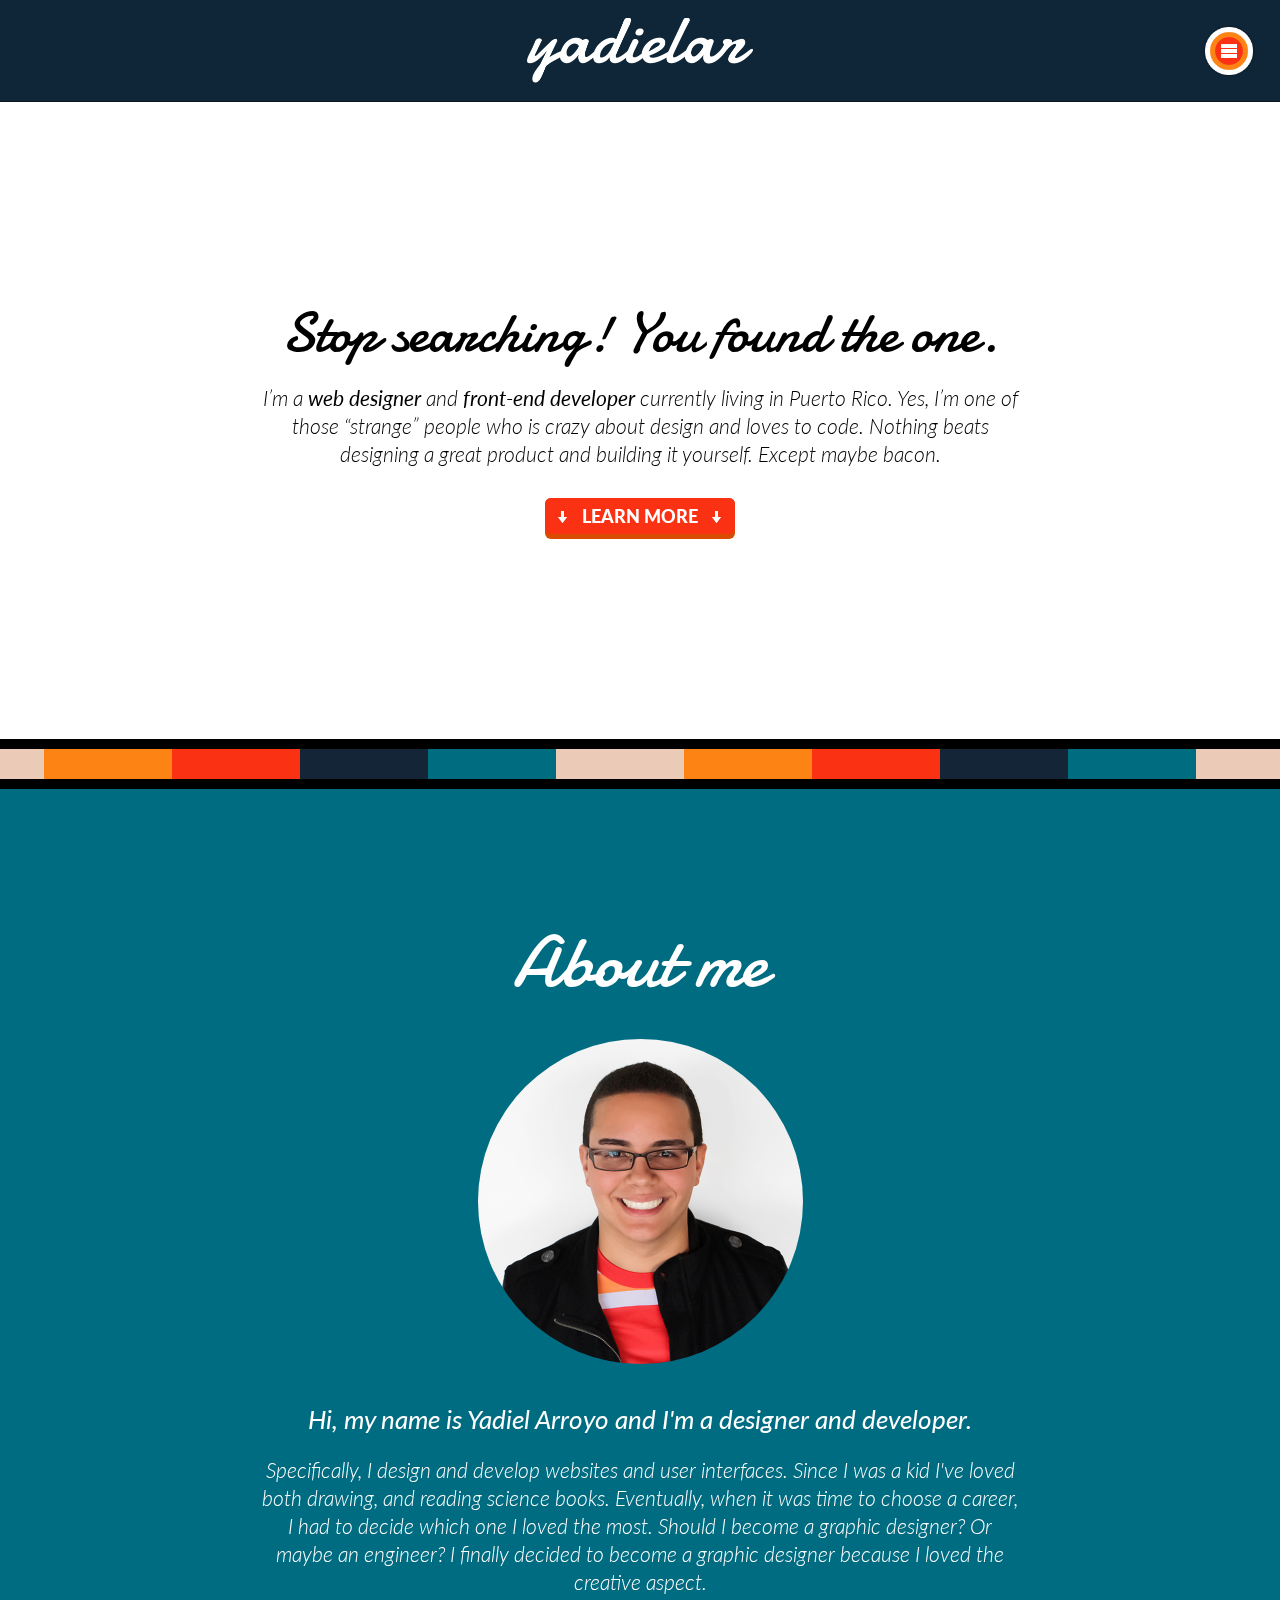
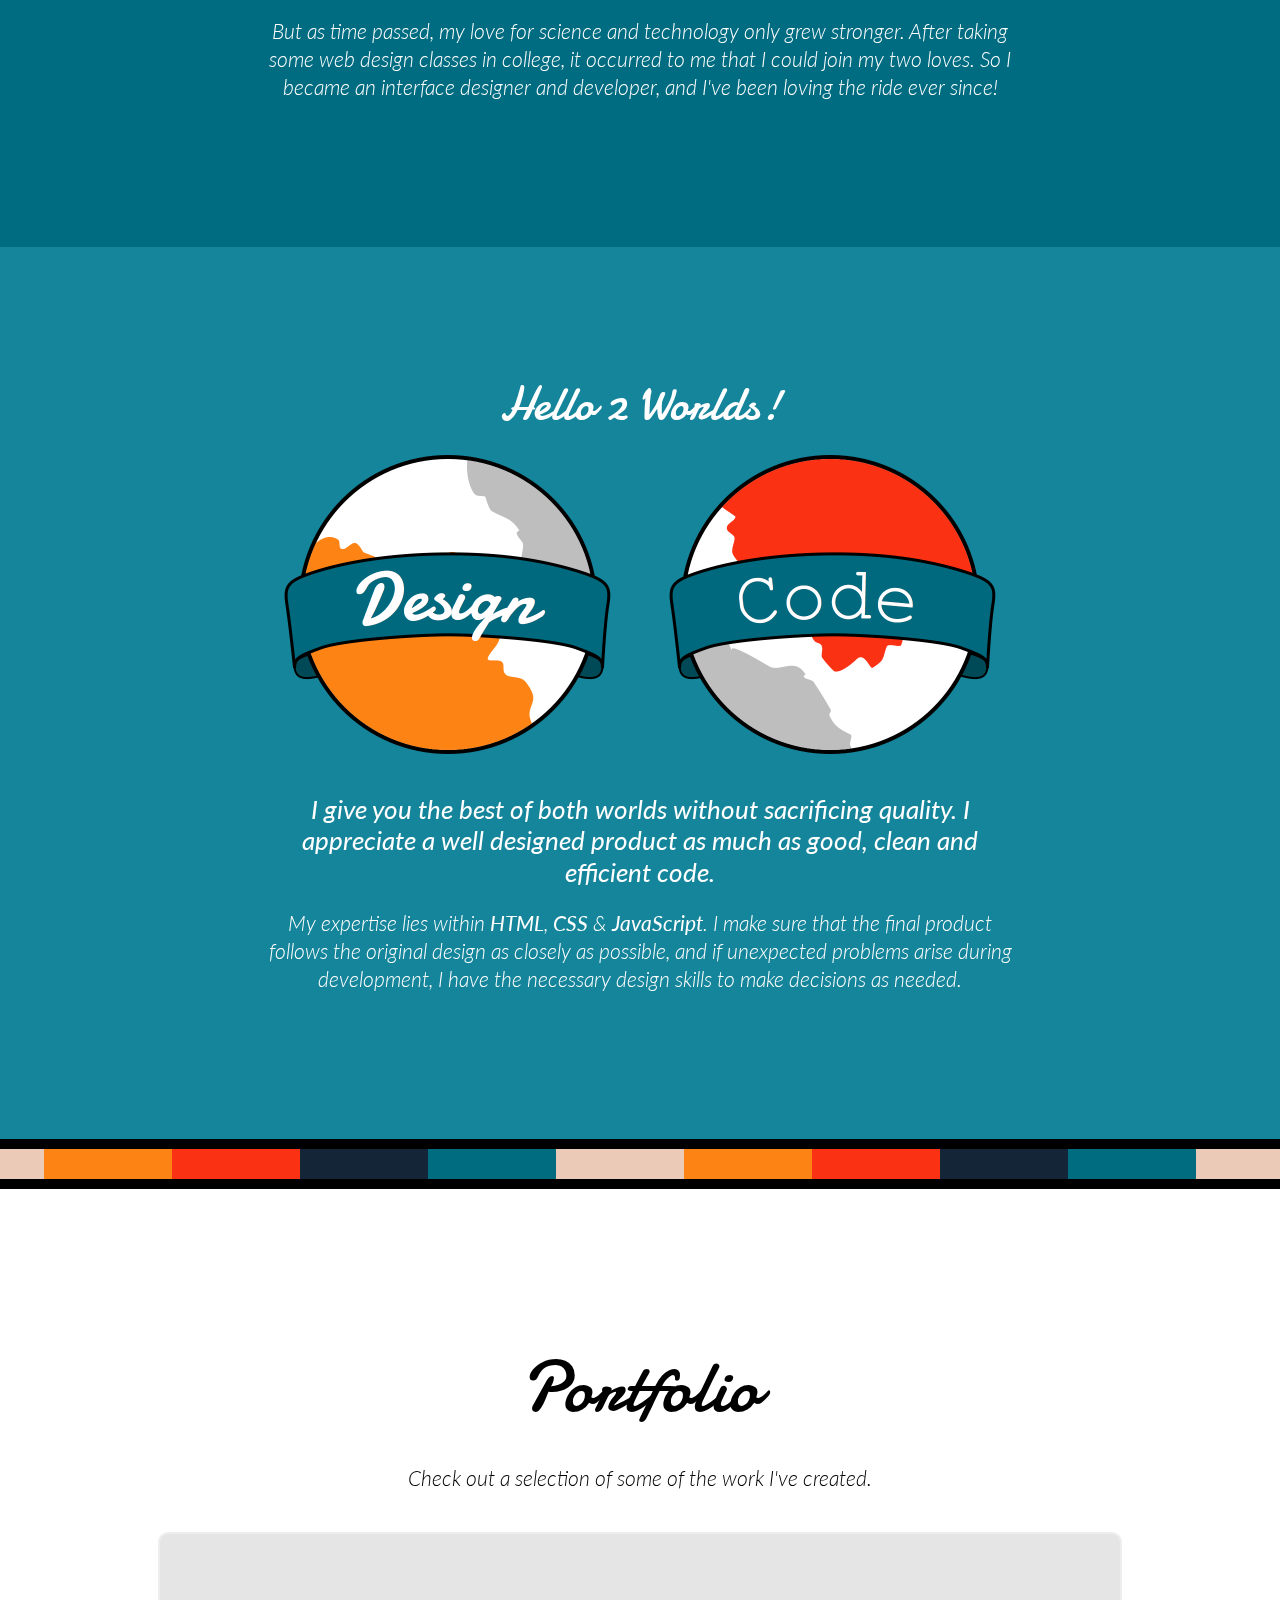
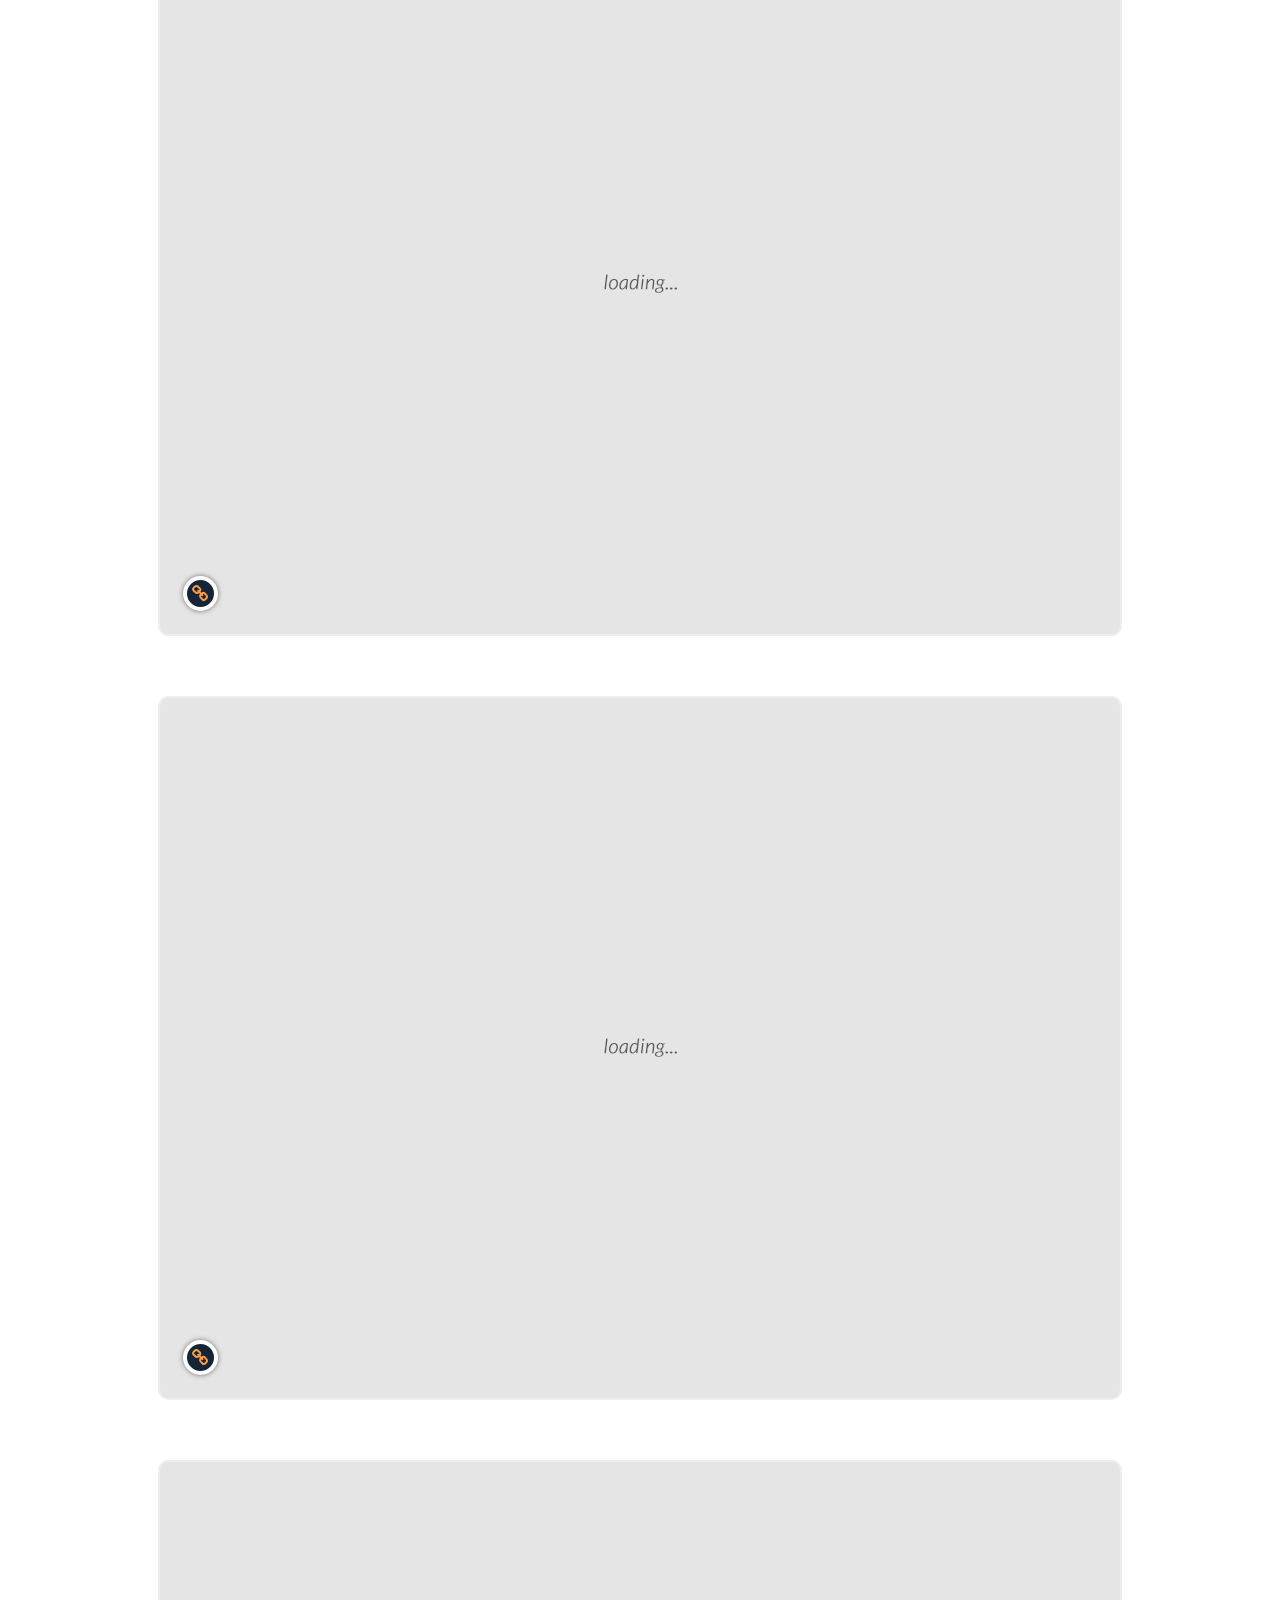
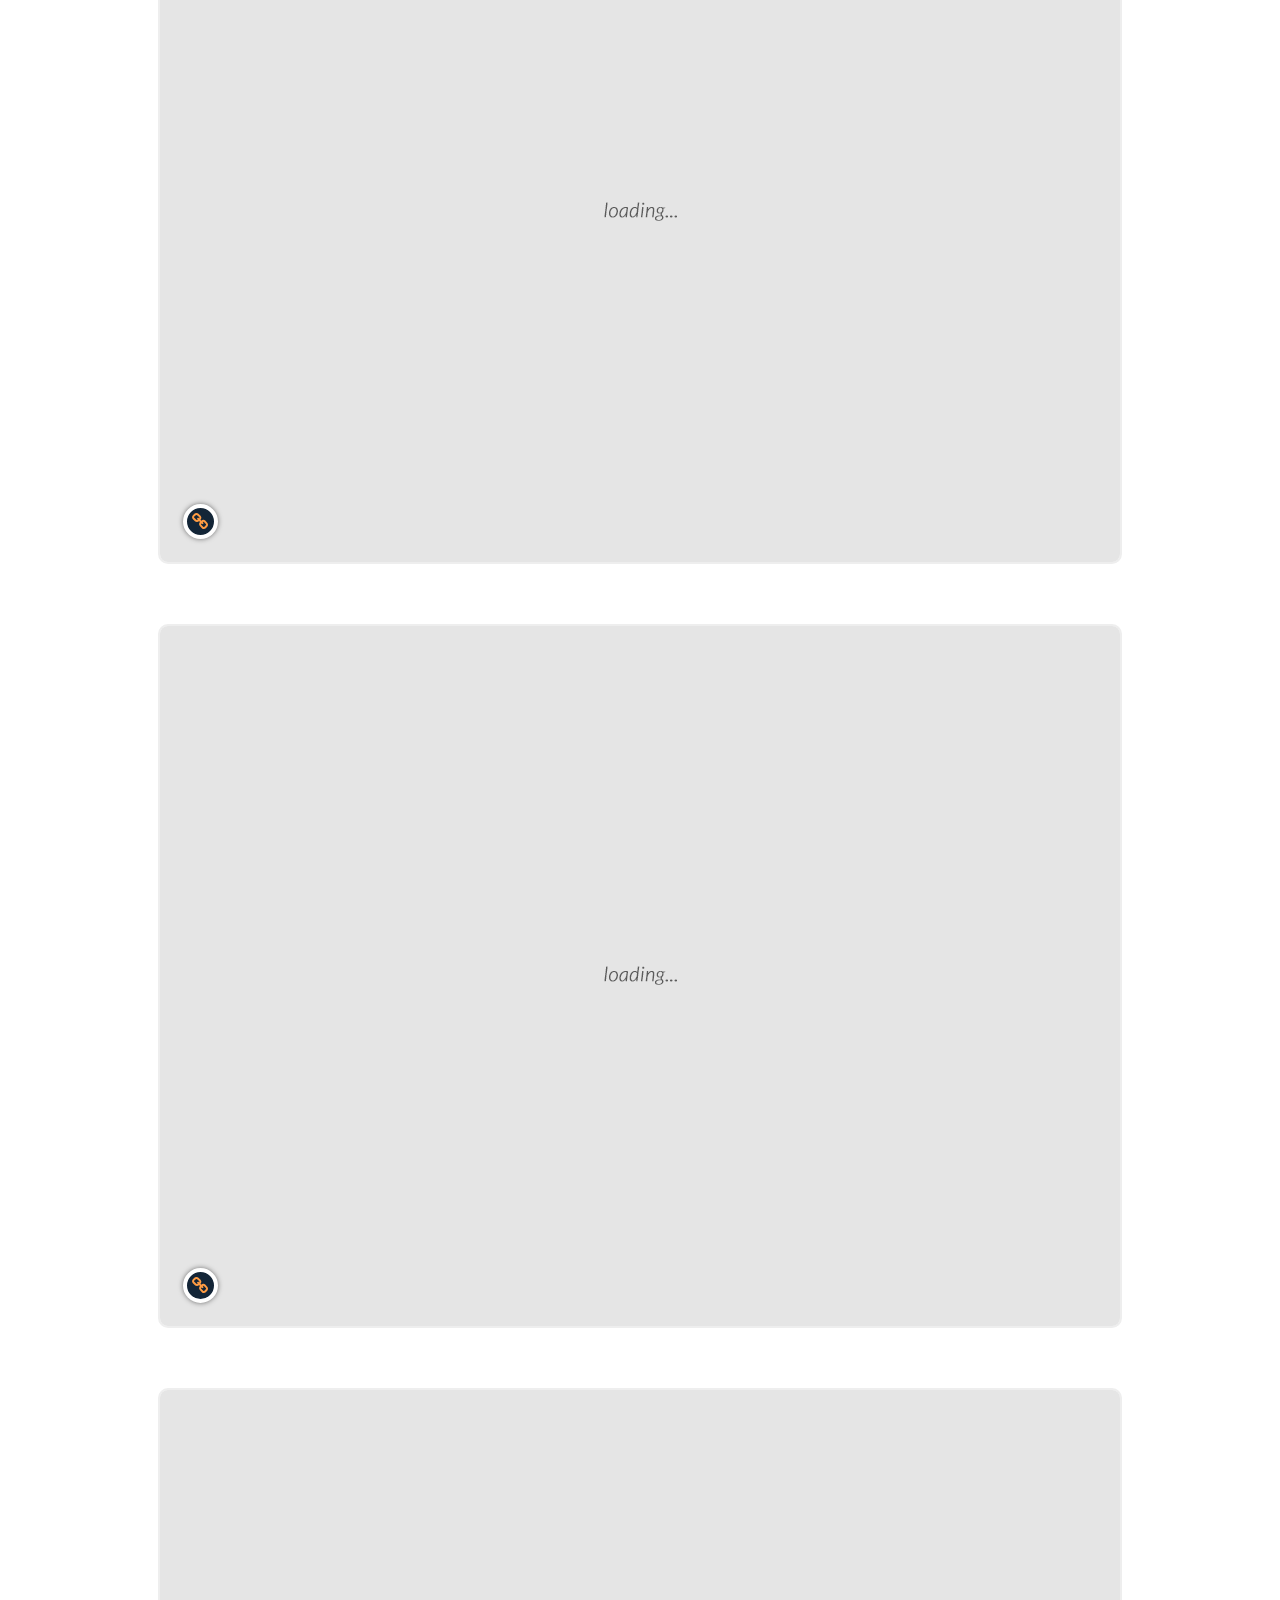
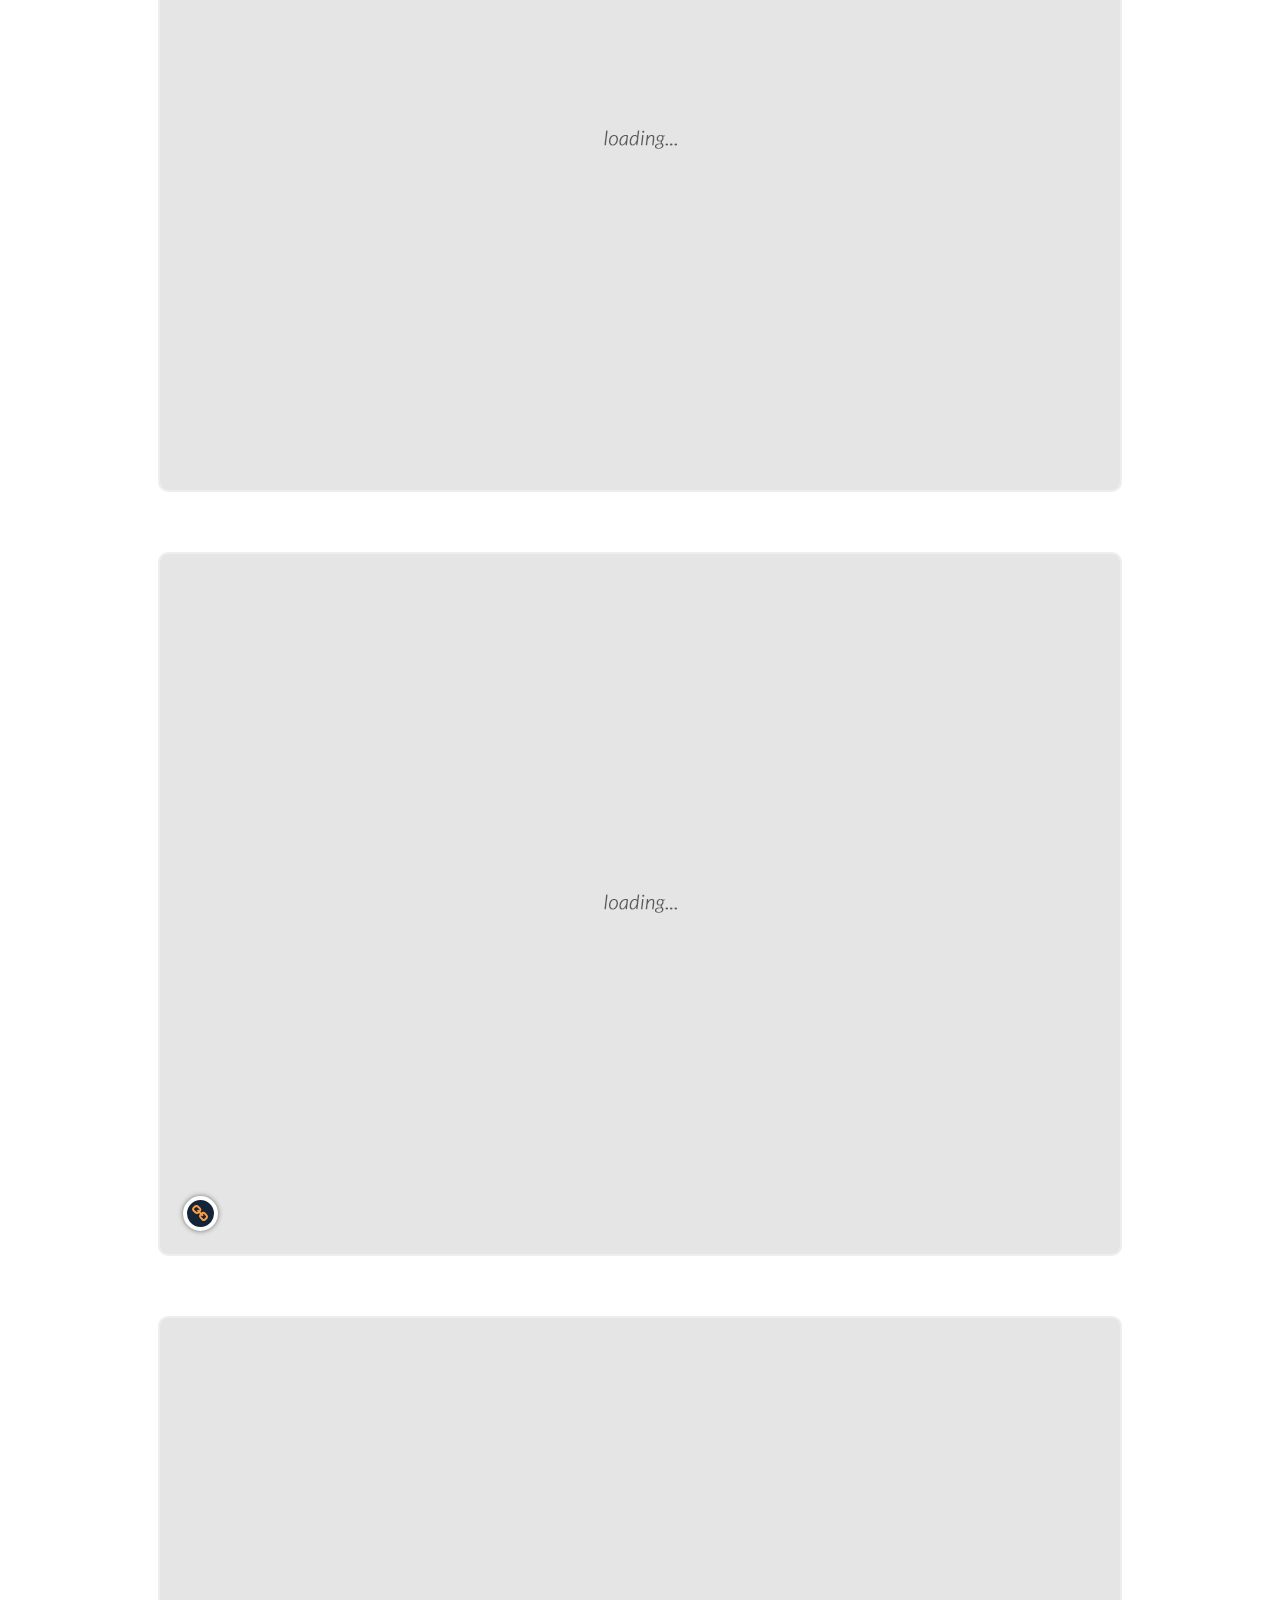
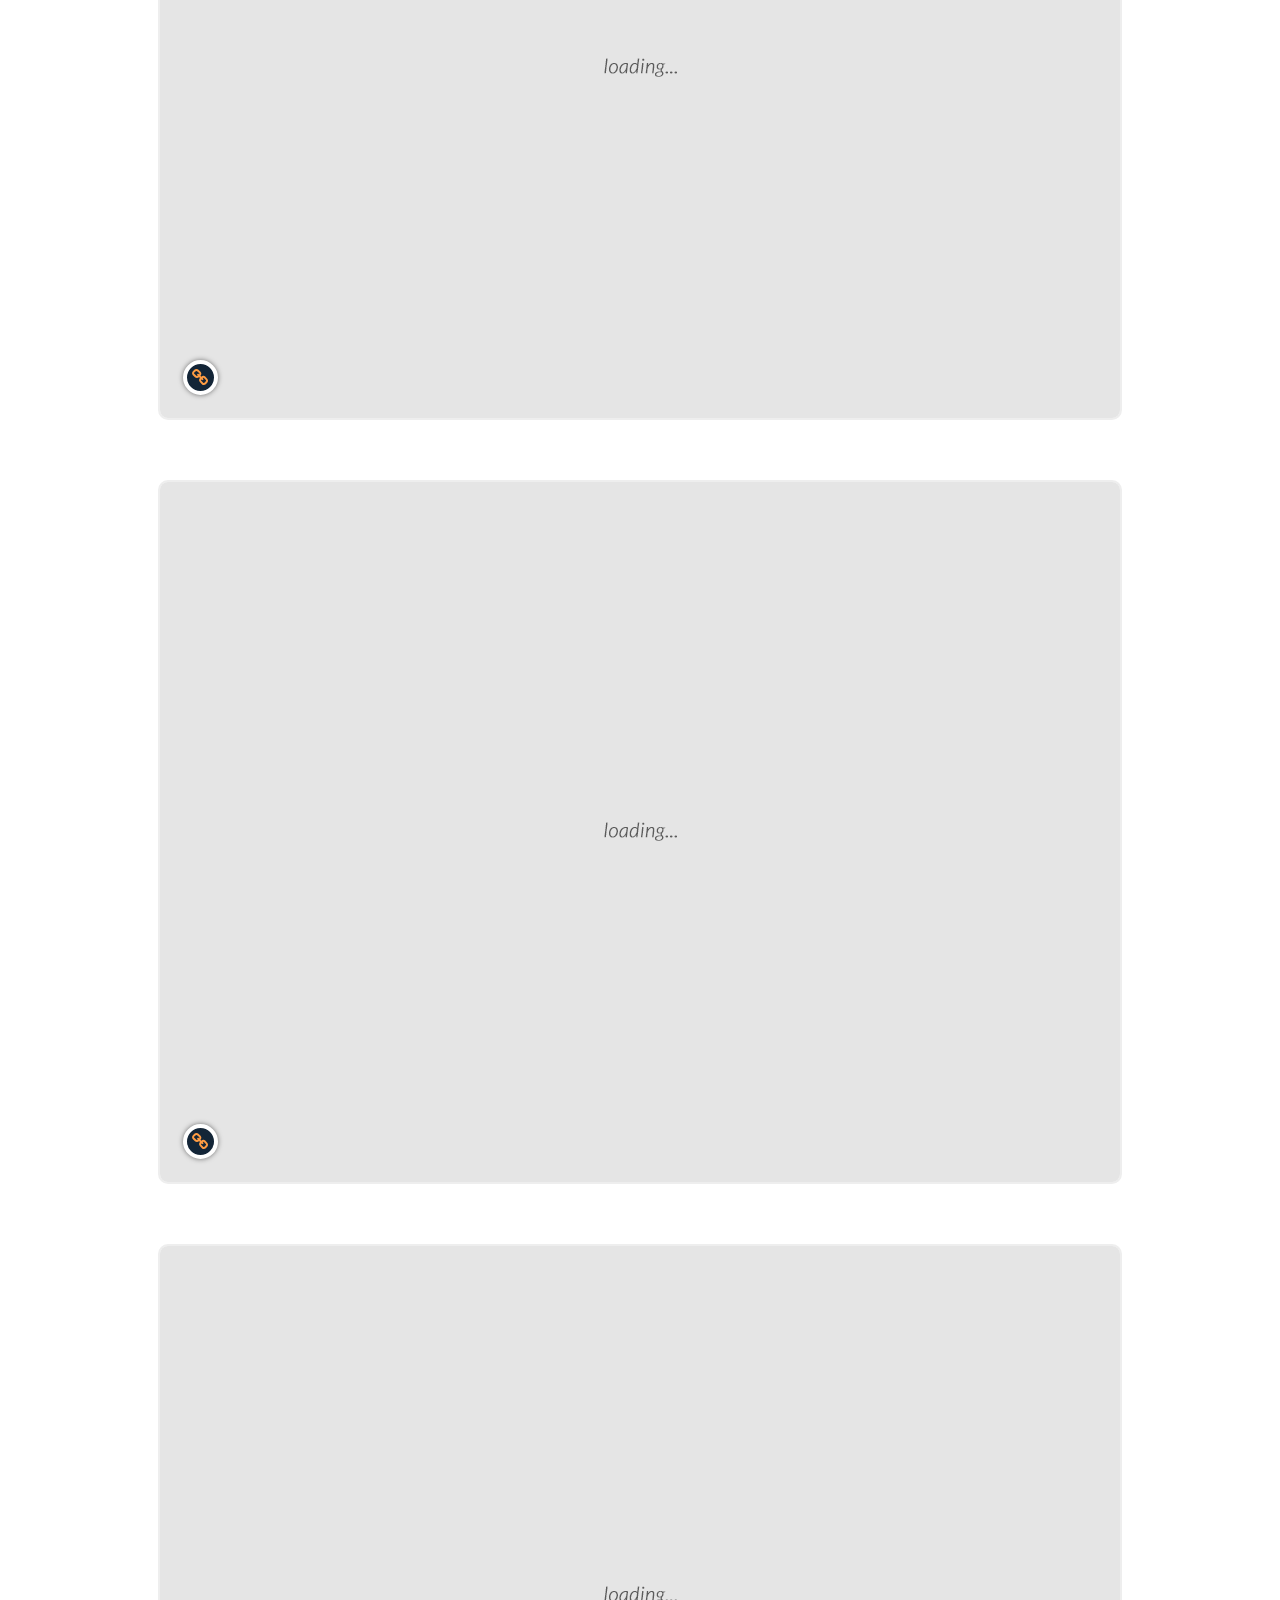
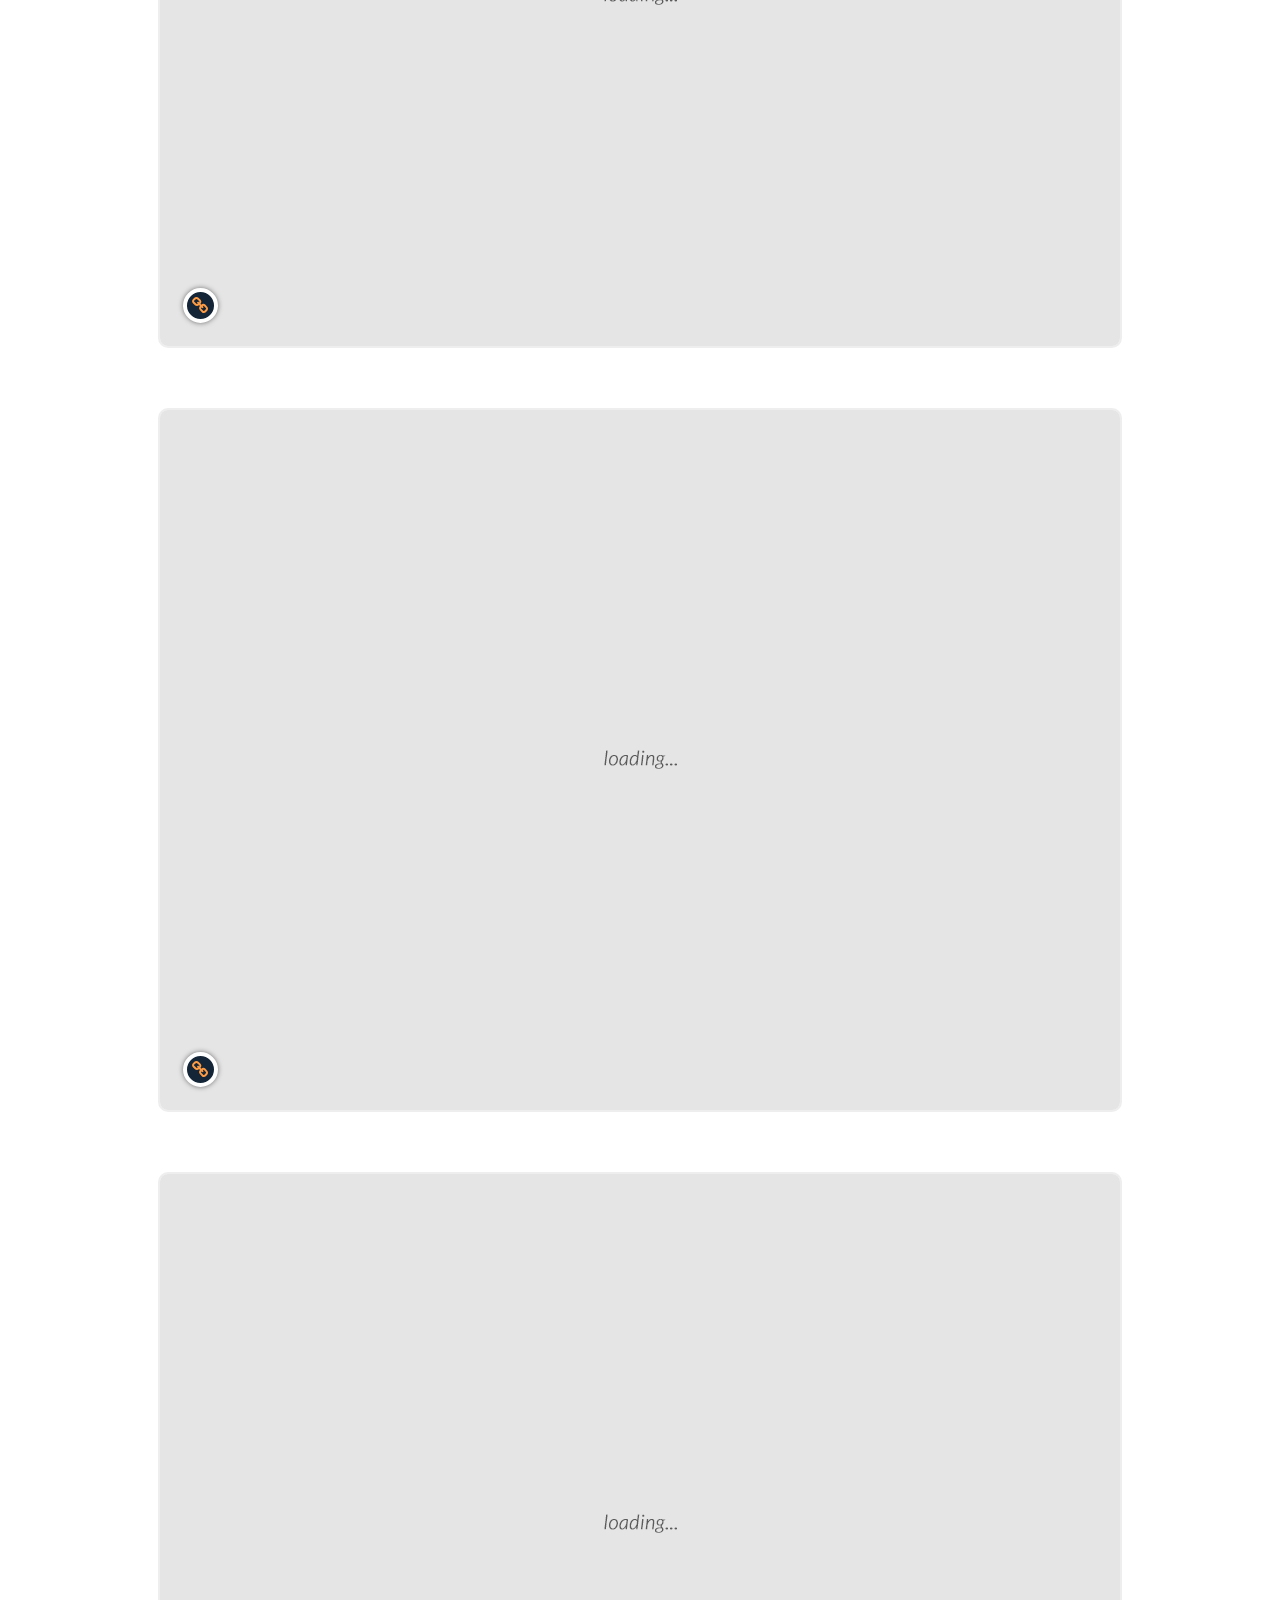
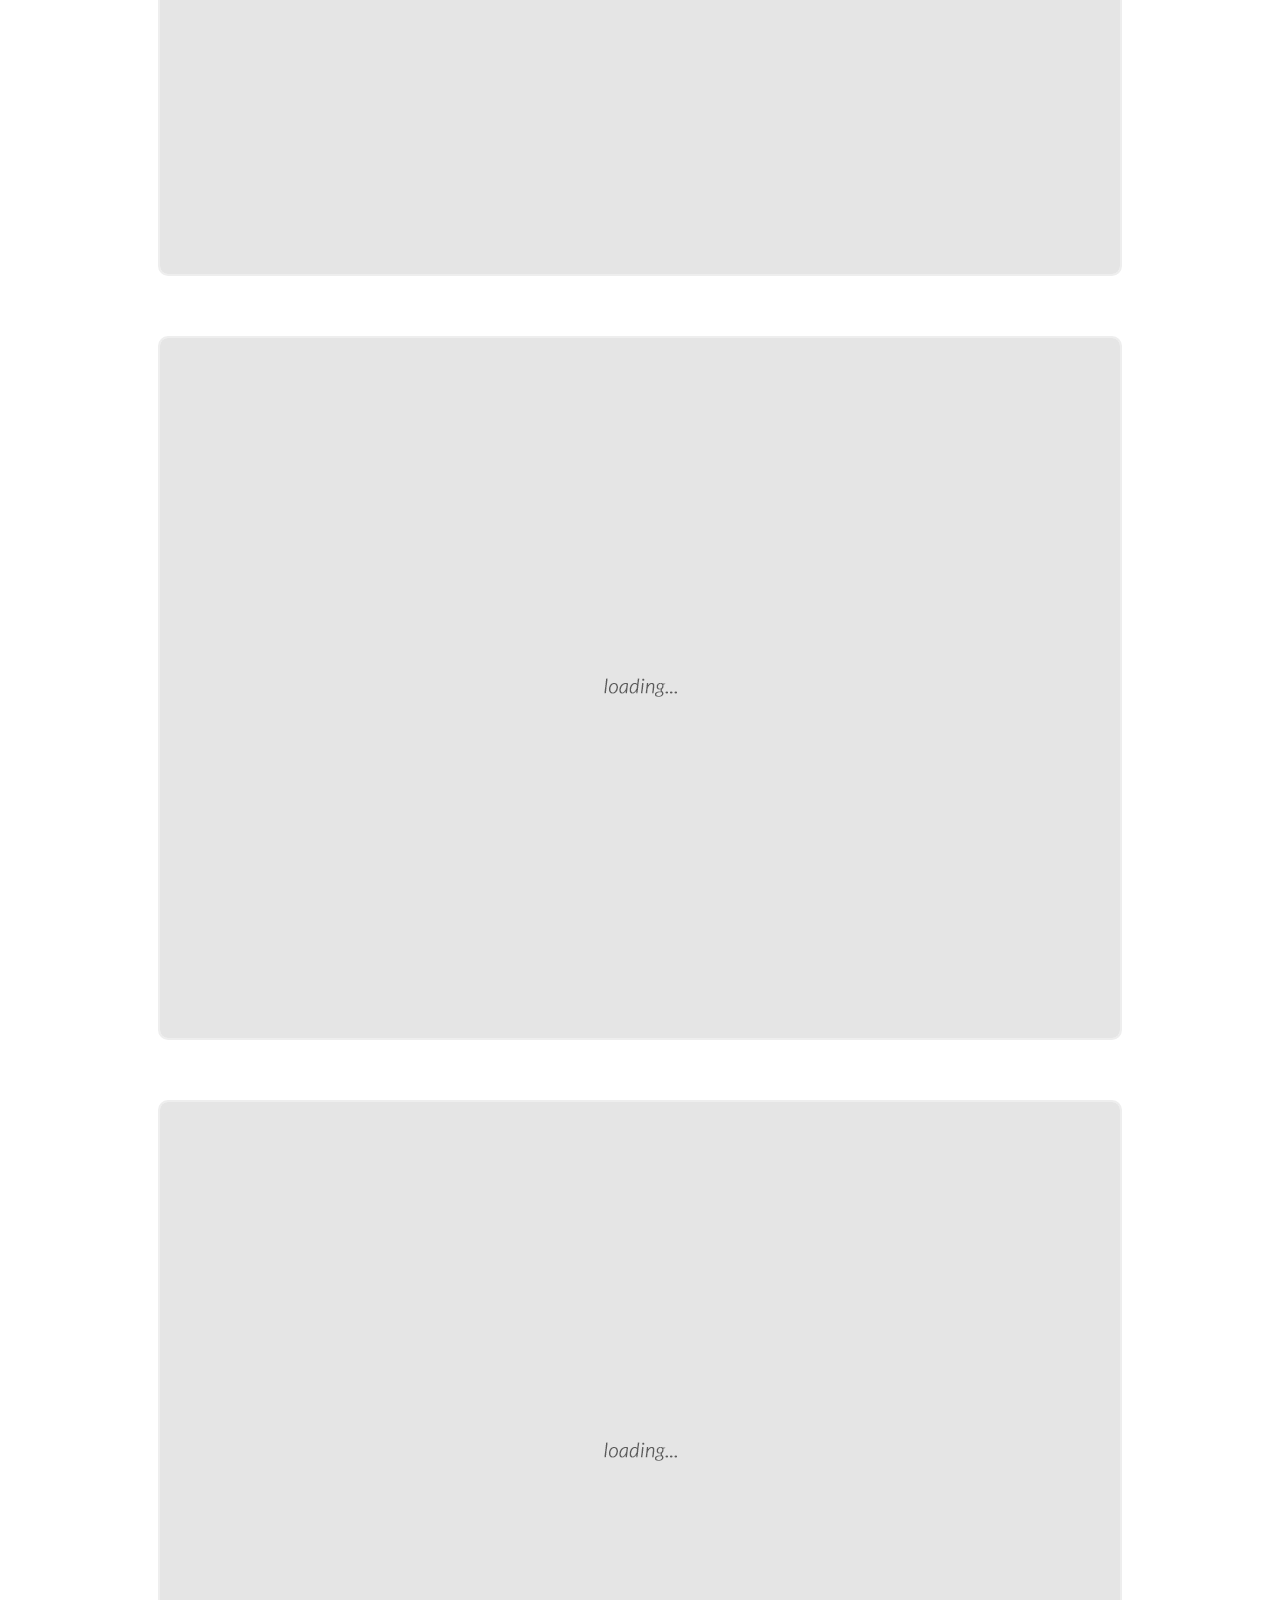
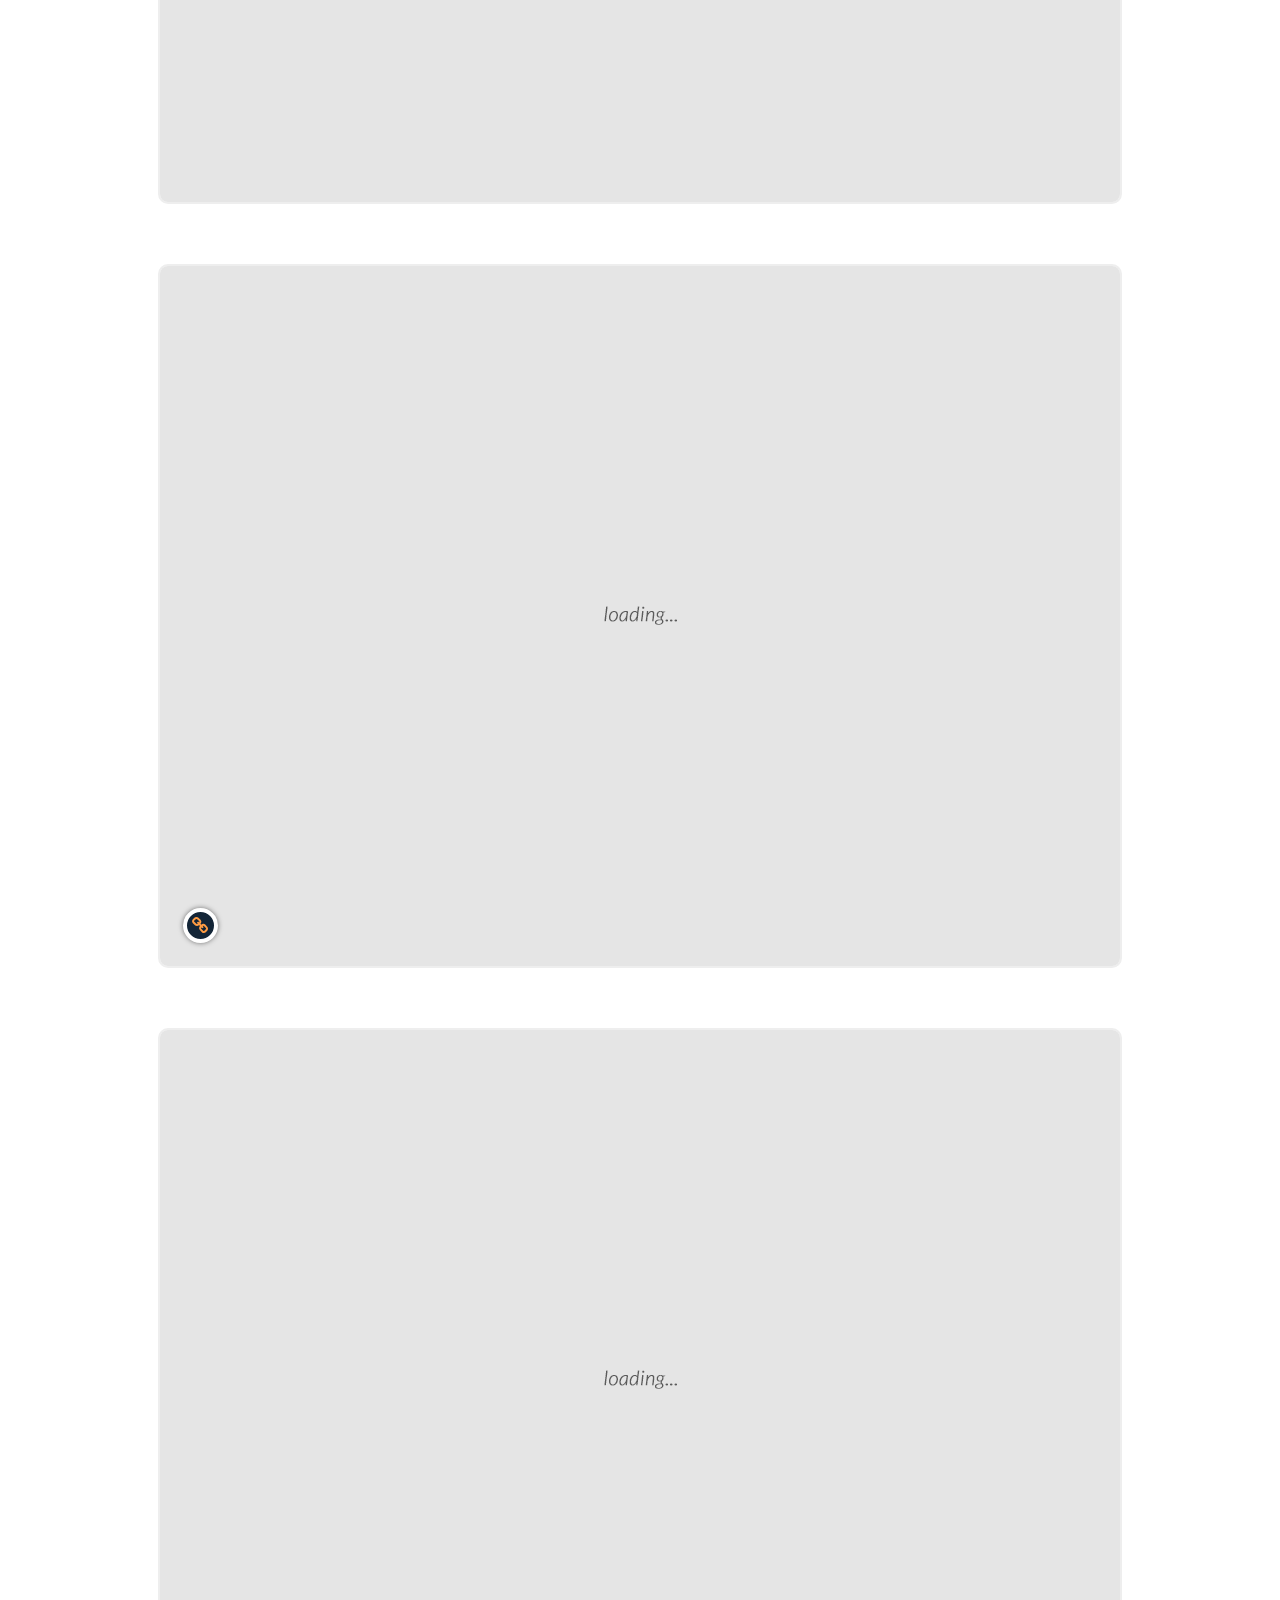
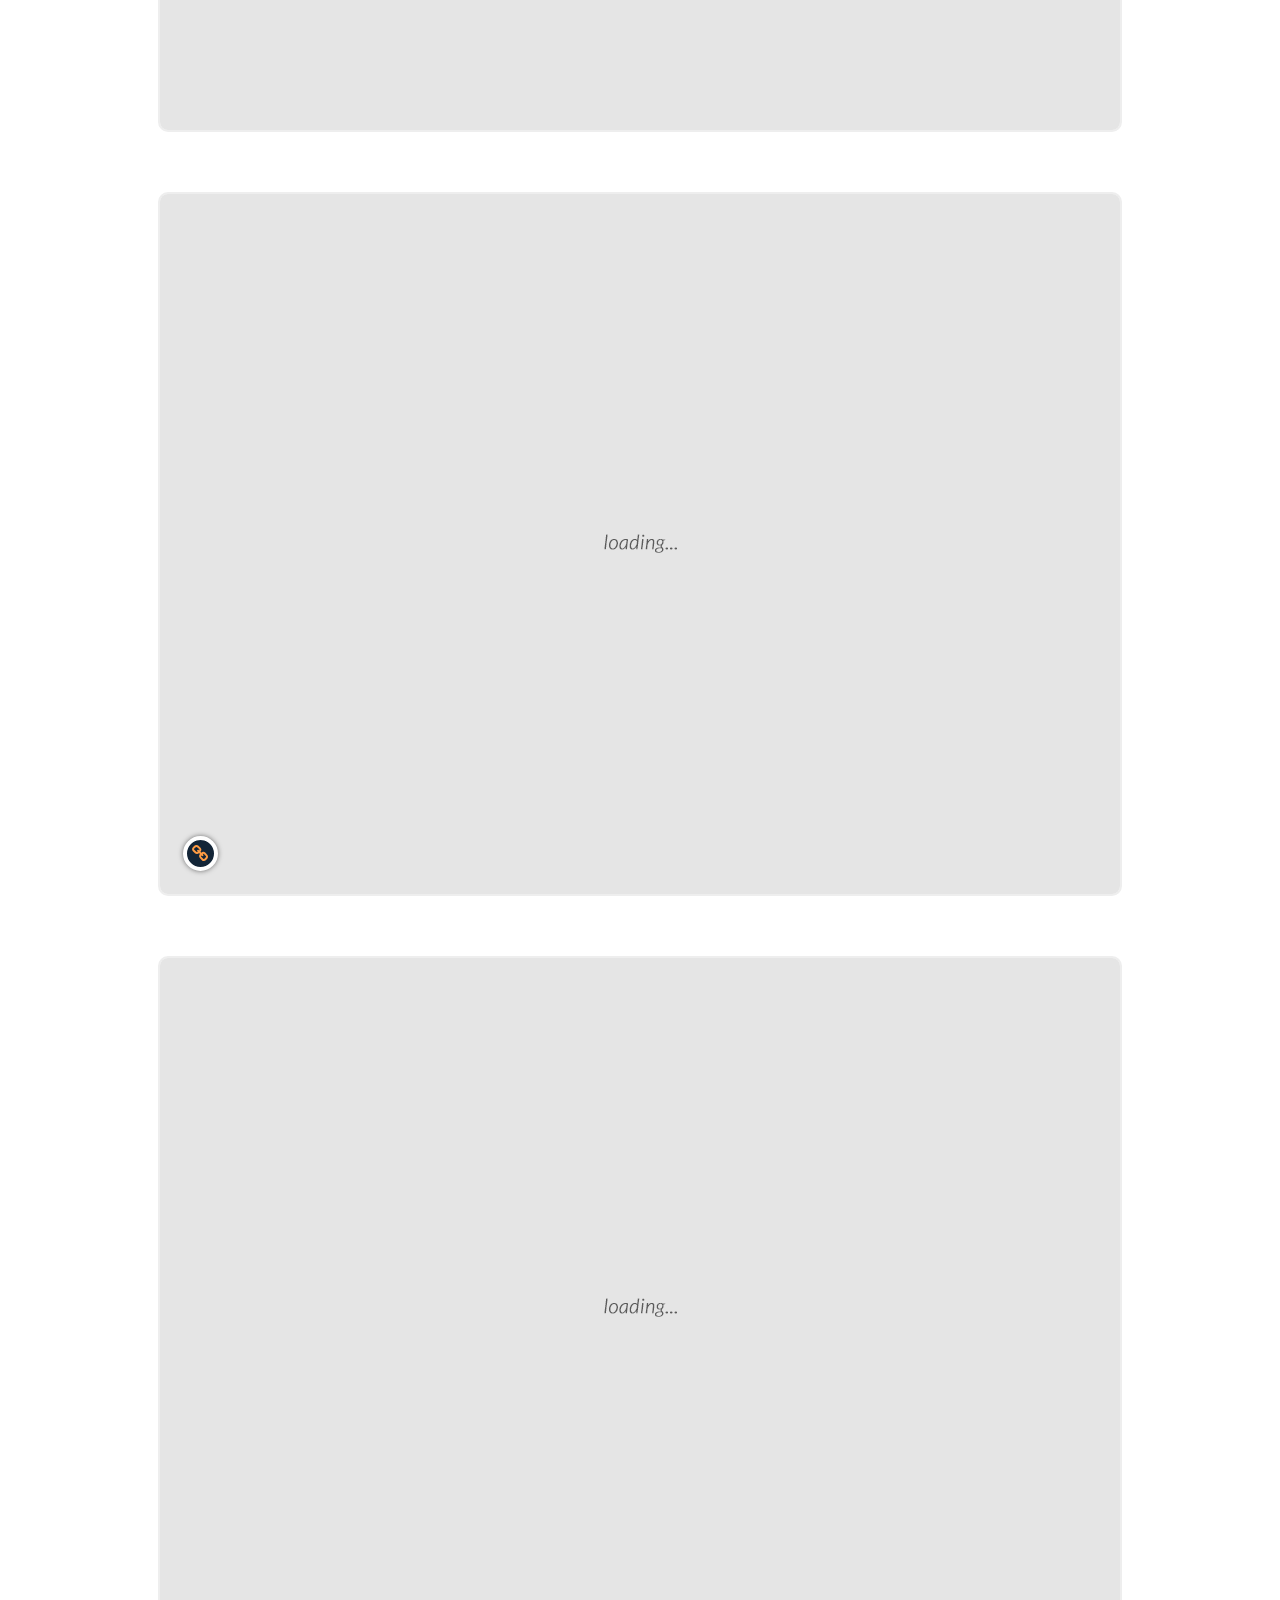
<file: index.html>
<!DOCTYPE html>
<!--[if lt IE 7]>      <html class="no-js lt-ie9 lt-ie8 lt-ie7"> <![endif]-->
<!--[if IE 7]>         <html class="no-js lt-ie9 lt-ie8"> <![endif]-->
<!--[if IE 8]>         <html class="no-js lt-ie9"> <![endif]-->
<!--[if gt IE 8]><!--> <html class="no-js"> <!--<![endif]-->
<head>
    <meta charset="utf-8">
    <meta http-equiv="X-UA-Compatible" content="IE=edge,chrome=1">
    <title>yadielar - Web Designer and Front-end Developer from Puerto Rico</title>
    <meta name="description" content="Yadiel Arroyo's personal portfolio showcasing his work as a web designer and front-end developer. Yadiel specializes in the design and development of responsive websites and other user interfaces.">
    <meta name="viewport" content="width=device-width, initial-scale=1, minimum-scale=1, maximum-scale=5">
    <link rel="icon" type="image/png" href="favicon.png" />

    <!-- bootstrap stylesheets -->
    <link rel="stylesheet" href="swatchmaker/swatch/bootstrap.min.css">
    <link rel="stylesheet" href="swatchmaker/swatch/bootstrap-responsive.min.css">

    <!-- animate.css stylesheet -->
    <link rel="stylesheet" href="css/animate.min.css">

    <!-- main stylesheet -->
    <link rel="stylesheet" href="css/main.css">

    <!-- font awesome -->
    <link rel="stylesheet" href="//netdna.bootstrapcdn.com/font-awesome/4.0.3/css/font-awesome.css">

    <!-- modernizr -->
    <script src="js/vendor/modernizr-2.6.2.min.js"></script>

    <!-- google analytics code -->
    <script>
      (function(i,s,o,g,r,a,m){i['GoogleAnalyticsObject']=r;i[r]=i[r]||function(){
      (i[r].q=i[r].q||[]).push(arguments)},i[r].l=1*new Date();a=s.createElement(o),
      m=s.getElementsByTagName(o)[0];a.async=1;a.src=g;m.parentNode.insertBefore(a,m)
      })(window,document,'script','//www.google-analytics.com/analytics.js','ga');

      ga('create', 'UA-43288603-1', 'yadielar.com');
      ga('send', 'pageview');

    </script>
</head>


<body id="top">

<!--[if lt IE 7]>
    <p class="chromeframe">You are using an outdated browser. <a href="http://browsehappy.com/">Upgrade your browser today</a> or <a href="http://www.google.com/chromeframe/?redirect=true">install Google Chrome Frame</a> to better experience this site.</p>
<![endif]-->


<a id="fx-menu-btn" class="animated bounceInUp"><img src="img/menu-btn@2x.png" alt="nav"></a>
<ul id="fx-menu-nav">
    <li><a href="#top">Go to top</a></li>
    <li><a href="#about">About me</a></li>
    <li><a href="#portfolio">Portfolio</a></li>
    <li><a href="#contact">Contact me</a></li>
</ul>


<div class="navbar navbar-static-top">
    <div class="navbar-inner">
        <div class="container">
            <a class="brand" href="#top"><img class="animated pulse" src="img/logo@2x.png" alt="yadielar"></a>
        </div> <!-- endof .container -->
    </div>
</div>


<section id="intro">
    <div class="container animated fadeInUp">
        <div class="content narrow">
            <h1>Stop searching! <br class="visible-phone">You found the one.</h1>
            <p>I’m a <strong>web designer</strong> and <strong>front-end developer</strong> currently living in Puerto Rico. Yes, I’m one of those “strange” people who is crazy about design and loves to code. Nothing beats designing a great product and building it yourself. Except maybe bacon.</p>
            <a class="btn btn-anchor animated shake" href="#about">
                <span class="pop">
                    <i class="icon-arrow-down icon-white"></i>
                    Learn more
                    <i class="icon-arrow-down icon-white right"></i>
                </span>
            </a>
        </div>
    </div>
</section> <!-- end of #intro -->

<div class="divider"></div>

<section id="about" class="inverted">
    <div id="bio" class="subsection">
        <div class="container animated fadeInUp">
            <div class="content narrow">
                <h1 class="section-title">About me</h1>
                <img class="img-profile img-circle" src="img/me.jpg" alt="Profile Picture">
                <p class="lead">Hi, my name is Yadiel Arroyo and I'm a designer and developer.</p>
                <p>Specifically, I design and develop websites and user interfaces. Since I was a kid I've loved both drawing, and reading science books. Eventually, when it was time to choose a career, I had to decide which one I loved the most. Should I become a graphic designer? Or maybe an engineer? I finally decided to become a graphic designer because I loved the creative aspect.</p>
                <p>But as time passed, my love for science and technology only grew stronger. After taking some web design classes in college, it occurred to me that I could join my two loves. So I became an interface designer and developer, and I've been loving the ride ever since!</p>
            </div>
        </div>
    </div>
    <div id="skills" class="subsection">
        <div class="container">
            <div class="content narrow">
                <h2 class="subsection-title">Hello 2 Worlds!</h2>
                <img class="two-worlds" src="img/hello-2-worlds@2x.png" alt="Hello 2 Worlds!">
                <p class="lead">I give you the best of both worlds without sacrificing quality. <span class="hidden">Though design is where it all started, I’ve grown to love code too.</span> I appreciate a well designed product as much as  good, clean and efficient code.</p>

                <p>My expertise lies within <strong>HTML</strong>, <strong>CSS</strong> &amp; <strong>JavaScript</strong>. I make sure that the final product follows the original design as closely as possible, and if unexpected problems arise during development, I have the necessary design skills to make decisions as needed.</p>
            </div>
        </div>
    </div>
</section> <!-- end of #about -->

<div class="divider"></div>

<section id="portfolio">
    <div class="container">
        <div class="padder">
            <h1 class="section-title">Portfolio</h1>

            <p>Check out a selection of some of the work I've created.</p>

            <div class="project">
                <div class="image">
                    <img class="lazy" src="img/gray.png" width="960" height="700" data-original="img/portfolio/c3tec-website-01.jpg" alt="C3Tec Website">
                    <i class="fa fa-link"></i>
                </div>
                <div class="overlay">
                    <p>This website may have changed since I worked on it.</p>
                    <a class="btn btn-primary btn-small" href="http://c3tec.org" target="_blank">View Website</a>
                </div>
            </div>

            <div class="project">
                <div class="image">
                    <img class="lazy" src="img/gray.png" width="960" height="700" data-original="img/portfolio/manati-medical-website.jpg" alt="Manati Medical Website">
                    <i class="fa fa-link"></i>
                </div>
                <div class="overlay">
                    <p>This website may have changed since I worked on it.</p>
                    <a class="btn btn-primary btn-small" href="http://www.manatimedical.com" target="_blank">View Website</a>
                </div>
            </div>

            <div class="project">
                <div class="image">
                    <img class="lazy" src="img/gray.png" width="960" height="700" data-original="img/portfolio/division16-website.jpg" alt="Division 16 Website">
                    <i class="fa fa-link"></i>
                </div>
                <div class="overlay">
                    <p>This website may have changed since I worked on it.</p>
                    <a class="btn btn-primary btn-small" href="http://division16pr.com" target="_blank">View Website</a>
                </div>
            </div>

            <div class="project">
                <div class="image">
                    <img class="lazy" src="img/gray.png" width="960" height="700" data-original="img/portfolio/colegio-lourdes-website.jpg" alt="Colegio Lourdes Website">
                    <i class="fa fa-link"></i>
                </div>
                <div class="overlay">
                    <p>This website may have changed since I worked on it.</p>
                    <a class="btn btn-primary btn-small" href="http://new.colegiolourdes.net" target="_blank">View Website</a>
                </div>
            </div>

            <div class="project">
                <div class="image">
                    <img class="lazy" src="img/gray.png" width="960" height="700" data-original="img/portfolio/serralles-website.jpg" alt="Destilería Serrallés Website">
                </div>
                <div class="overlay">
                    <p>This website may have changed since I worked on it.</p>
                    <a class="btn btn-primary btn-small" href="http://www.destileriaserralles.com" target="_blank">View Website</a>
                </div>
            </div>

            <div class="project">
                <div class="image">
                    <img class="lazy" src="img/gray.png" width="960" height="700" data-original="img/portfolio/faccio-pizza-website.jpg" alt="Faccio Pizza Website">
                    <i class="fa fa-link"></i>
                </div>
                <div class="overlay">
                    <p>This website may have changed since I worked on it.</p>
                    <a class="btn btn-primary btn-small" href="http://www.facciopizza.com" target="_blank">View Website</a>
                </div>
            </div>

            <div class="project">
                <div class="image">
                    <img class="lazy" src="img/gray.png" width="960" height="700" data-original="img/portfolio/is-logo.jpg" alt="Logo for Interactive Shore">
                    <i class="fa fa-link"></i>
                </div>
                <div class="overlay">
                    <p>This website may have changed since I worked on it.</p>
                    <a class="btn btn-primary btn-small" href="http://www.interactiveshore.com" target="_blank">View Website</a>
                </div>
            </div>

            <div class="project">
                <div class="image">
                    <img class="lazy" src="img/gray.png" width="960" height="700" data-original="img/portfolio/meyer-nurseries-website.jpg" alt="Meyer Nurseries Website">
                    <i class="fa fa-link"></i>
                </div>
                <div class="overlay">
                    <p>This website may have changed since I worked on it.</p>
                    <a class="btn btn-primary btn-small" href="http://www.meyernurseries.com" target="_blank">View Website</a>
                </div>
            </div>

            <div class="project">
                <div class="image">
                    <img class="lazy" src="img/gray.png" width="960" height="700" data-original="img/portfolio/alchavo-page.jpg" alt="Alchavo Webpage">
                    <i class="fa fa-link"></i>
                </div>
                <div class="overlay">
                    <p>This website may have changed since I worked on it.</p>
                    <a class="btn btn-primary btn-small" href="http://www.alchavo.com" target="_blank">View Website</a>
                </div>
            </div>

            <div class="project">
                <div class="image">
                    <img class="lazy" src="img/gray.png" width="960" height="700" data-original="img/portfolio/graphic-printing-website.jpg" alt="Graphic Printing Website">
                    <i class="fa fa-link"></i>
                </div>
                <div class="overlay">
                    <p>This website may have changed since I worked on it.</p>
                    <a class="btn btn-primary btn-small" href="http://www.graphicprintingpr.com/" target="_blank">View Website</a>
                </div>
            </div>

            <div class="project">
                <div class="image">
                    <img class="lazy" src="img/gray.png" width="960" height="700" data-original="img/portfolio/prescafe-website.jpg" alt="PR Es Café Website">
                </div>
            </div>

            <div class="project">
                <div class="image">
                    <img class="lazy" src="img/gray.png" width="960" height="700" data-original="img/portfolio/coffee-expo-page.jpg" alt="PR Coffee Expo Webpage">
                </div>
            </div>

            <div class="project">
                <div class="image">
                    <img class="lazy" src="img/gray.png" width="960" height="700" data-original="img/portfolio/lacajaforte-page.jpg" alt="La Caja Forte Web App">
                </div>
            </div>

            <div class="project">
                <div class="image">
                    <img class="lazy" src="img/gray.png" width="960" height="700" data-original="img/portfolio/cga-website.jpg" alt="CGA Website">
                    <i class="fa fa-link"></i>
                </div>
                <div class="overlay">
                    <p>This website may have changed since I worked on it.</p>
                    <a class="btn btn-primary btn-small" href="http://www.colongerena.com" target="_blank">View Website</a>
                </div>
            </div>

            <div class="project">
                <div class="image">
                    <img class="lazy" src="img/gray.png" width="960" height="700" data-original="img/portfolio/korea-con-kia-facebook.png" alt="A Korea con Kia - Facebook App">
                </div>
            </div>

            <div class="project">
                <div class="image">
                    <img class="lazy" src="img/gray.png" width="960" height="700" data-original="img/portfolio/hotellaplaya-website.jpg" alt="Hotel La Playa Website">
                    <i class="fa fa-link"></i>
                </div>
                <div class="overlay">
                    <p>This website may have changed since I worked on it.</p>
                    <a class="btn btn-primary btn-small" href="http://www.hotellaplaya.com/" target="_blank">View Website</a>
                </div>
            </div>

            <div class="project">
                <div class="image">
                    <img class="lazy" src="img/gray.png" width="960" height="700" data-original="img/portfolio/adal-logo.jpg" alt="Logo for Adal Events">
                </div>
            </div>

            <div class="project">
                <div class="image">
                    <img class="lazy" src="img/gray.png" width="960" height="700" data-original="img/portfolio/project-process.jpg" alt="Project Process">
                </div>
            </div>

            <a id="more" class="btn btn-anchor"><span class="pop">See more</span></a>

            <div class="well">
                <p>Also check my profile on <a href="https://www.behance.net/yadielar" target="_blank">Behance</a>.<br>
                    I have other work which I'm really proud of but I can't publish online because of licencing restrictions. Please contact me so I can show it to you privately ;-)
                </p>
            </div>
        </div>
    </div>
</section> <!-- end of #portfolio -->

<div class="divider"></div>

<section id="contact" class="inverted">
    <div class="container">
        <h1 class="section-title">Contact me</h1>
        <p>If you like what you've seen so far and want to hire me, feel free to contact me via any of the options below.</p>
        <div class="social">
            <a href="mailto:hire.yadielar@gmail.com" target="_blank"><img src="img/icons/icon-mail@2x.png" alt="mail"></a>
            <a href="https://www.facebook.com/yadielar" target="_blank"><img src="img/icons/icon-facebook@2x.png" alt="facebook"></a>
            <a href="http://www.twitter.com/yadielar" target="_blank"><img src="img/icons/icon-twitter@2x.png" alt="twitter"></a>
            <a href="http://www.linkedin.com/in/yadielar" target="_blank"><img src="img/icons/icon-linkedin@2x.png" alt="linkedin"></a>
        </div>
    </div>
</section> <!-- end of #contact3 -->


<footer>

</footer>


<!-- jquery from cdn if not local copy -->
<script src="//ajax.googleapis.com/ajax/libs/jquery/1.9.1/jquery.min.js"></script>
<script>window.jQuery || document.write('<script src="js/vendor/jquery-1.9.1.min.js"><\/script>')</script>

<!-- bootstrap scripts -->
<!--<script src="swatchmaker/bootstrap/js/bootstrap.min.js"></script>-->

<!-- main scripts -->
<script src="js/lazyload/jquery.lazyload.min.js" type="text/javascript"></script>
<script src="js/jquery-tap/jquery.tap.min.js" type="text/javascript"></script>
<script src="js/animatecss-jquery/animatecss.js" type="text/javascript"></script>
<script src="js/main.js"></script>


</body>
</html>
</file>
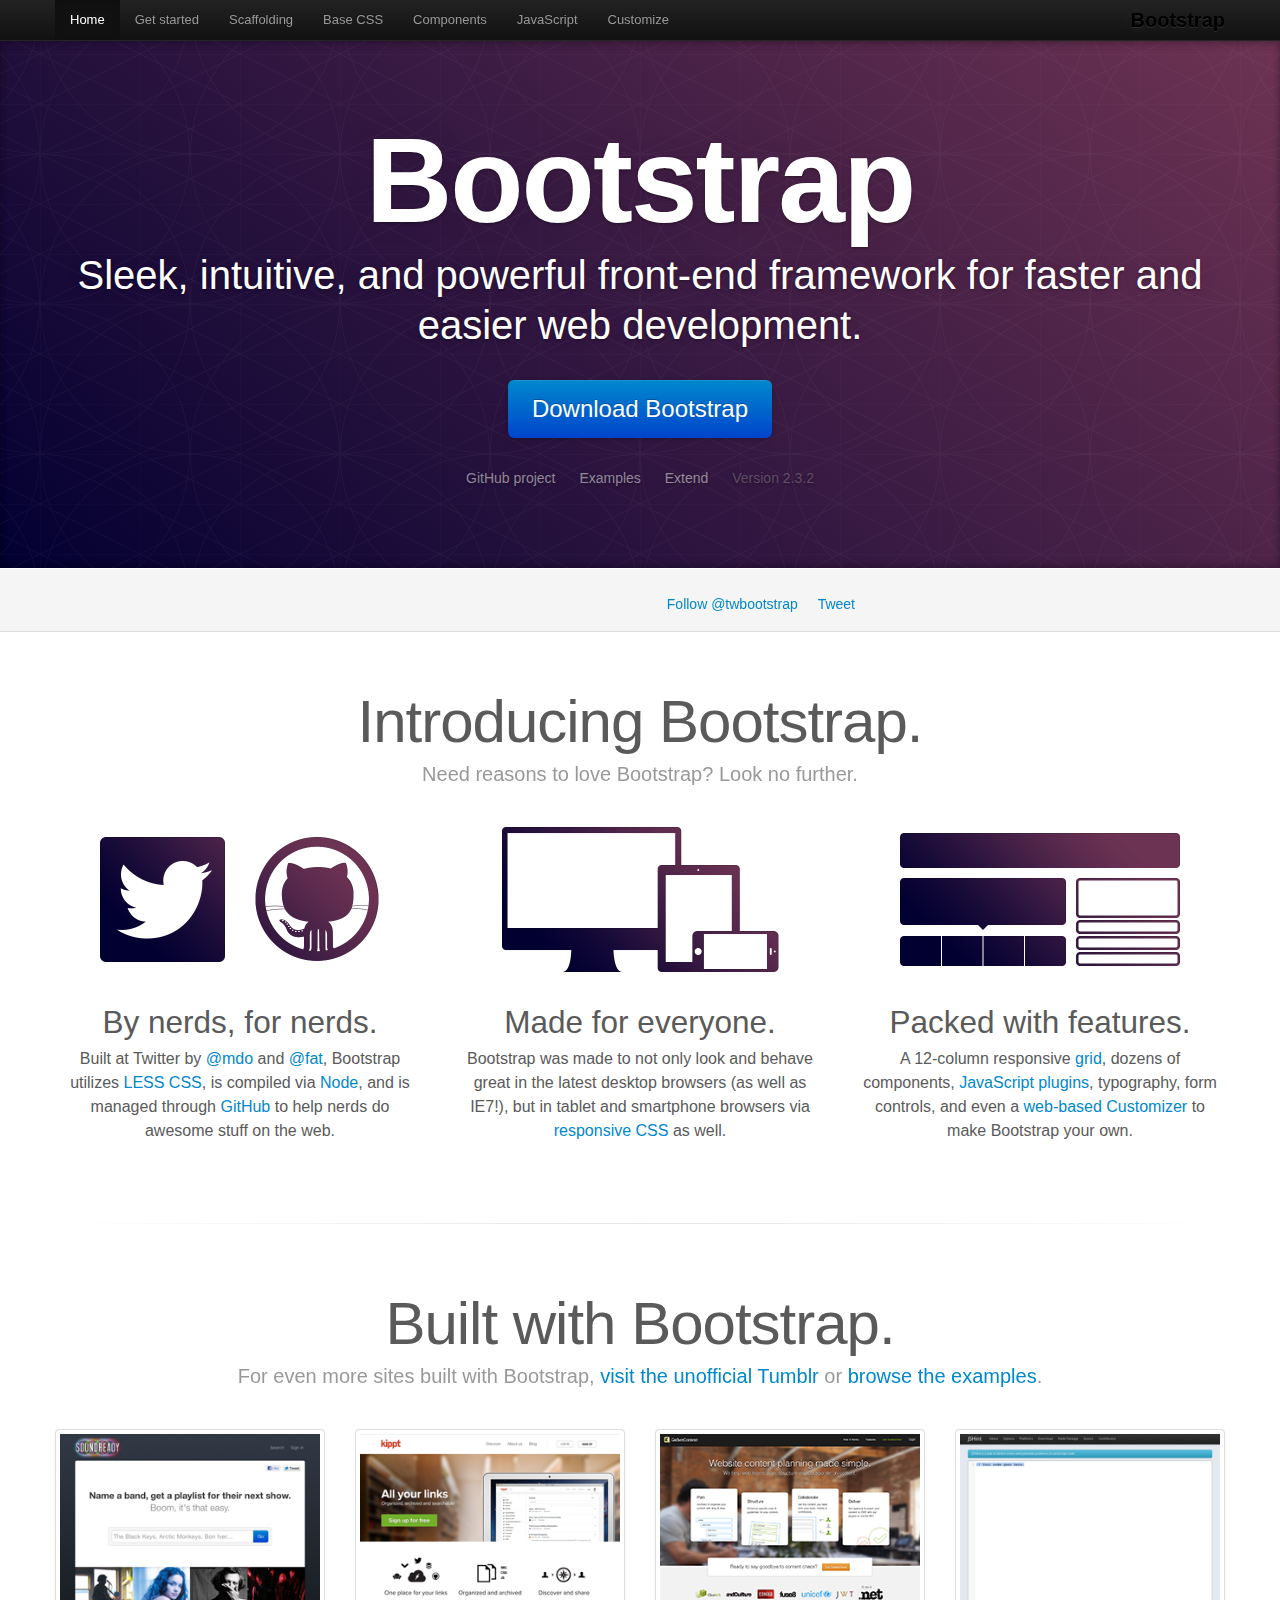
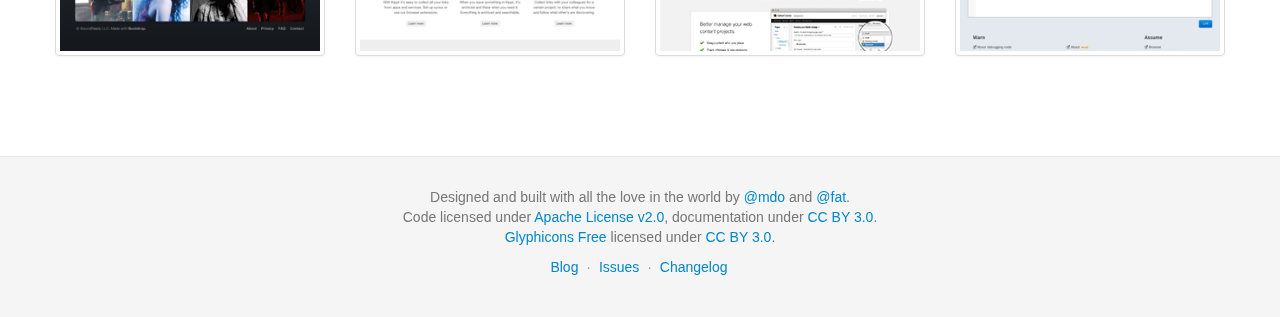
<file: swatchmaker/bootstrap/docs/index.html>
<!DOCTYPE html>
<html lang="en">
  <head>
    <meta charset="utf-8">
    <title>Bootstrap</title>
    <meta name="viewport" content="width=device-width, initial-scale=1.0">
    <meta name="description" content="">
    <meta name="author" content="">

    <!-- Le styles -->
    <link href="assets/css/bootstrap.css" rel="stylesheet">
    <link href="assets/css/bootstrap-responsive.css" rel="stylesheet">
    <link href="assets/css/docs.css" rel="stylesheet">
    <link href="assets/js/google-code-prettify/prettify.css" rel="stylesheet">

    <!-- Le HTML5 shim, for IE6-8 support of HTML5 elements -->
    <!--[if lt IE 9]>
      <script src="assets/js/html5shiv.js"></script>
    <![endif]-->

    <!-- Le fav and touch icons -->
    <link rel="apple-touch-icon-precomposed" sizes="144x144" href="assets/ico/apple-touch-icon-144-precomposed.png">
    <link rel="apple-touch-icon-precomposed" sizes="114x114" href="assets/ico/apple-touch-icon-114-precomposed.png">
      <link rel="apple-touch-icon-precomposed" sizes="72x72" href="assets/ico/apple-touch-icon-72-precomposed.png">
                    <link rel="apple-touch-icon-precomposed" href="assets/ico/apple-touch-icon-57-precomposed.png">
                                   <link rel="shortcut icon" href="assets/ico/favicon.png">

    <script type="text/javascript">
      var _gaq = _gaq || [];
      _gaq.push(['_setAccount', 'UA-146052-10']);
      _gaq.push(['_trackPageview']);
      (function() {
        var ga = document.createElement('script'); ga.type = 'text/javascript'; ga.async = true;
        ga.src = ('https:' == document.location.protocol ? 'https://ssl' : 'http://www') + '.google-analytics.com/ga.js';
        var s = document.getElementsByTagName('script')[0]; s.parentNode.insertBefore(ga, s);
      })();
    </script>
  </head>

  <body data-spy="scroll" data-target=".bs-docs-sidebar">

    <!-- Navbar
    ================================================== -->
    <div class="navbar navbar-inverse navbar-fixed-top">
      <div class="navbar-inner">
        <div class="container">
          <button type="button" class="btn btn-navbar" data-toggle="collapse" data-target=".nav-collapse">
            <span class="icon-bar"></span>
            <span class="icon-bar"></span>
            <span class="icon-bar"></span>
          </button>
          <a class="brand" href="./index.html">Bootstrap</a>
          <div class="nav-collapse collapse">
            <ul class="nav">
              <li class="active">
                <a href="./index.html">Home</a>
              </li>
              <li class="">
                <a href="./getting-started.html">Get started</a>
              </li>
              <li class="">
                <a href="./scaffolding.html">Scaffolding</a>
              </li>
              <li class="">
                <a href="./base-css.html">Base CSS</a>
              </li>
              <li class="">
                <a href="./components.html">Components</a>
              </li>
              <li class="">
                <a href="./javascript.html">JavaScript</a>
              </li>
              <li class="">
                <a href="./customize.html">Customize</a>
              </li>
            </ul>
          </div>
        </div>
      </div>
    </div>

<div class="jumbotron masthead">
  <div class="container">
    <h1>Bootstrap</h1>
    <p>Sleek, intuitive, and powerful front-end framework for faster and easier web development.</p>
    <p>
      <a href="assets/bootstrap.zip" class="btn btn-primary btn-large" onclick="_gaq.push(['_trackEvent', 'Jumbotron actions', 'Download', 'Download 2.3.2']);">Download Bootstrap</a>
    </p>
    <ul class="masthead-links">
      <li>
        <a href="http://github.com/twitter/bootstrap" onclick="_gaq.push(['_trackEvent', 'Jumbotron actions', 'Jumbotron links', 'GitHub project']);">GitHub project</a>
      </li>
      <li>
        <a href="./getting-started.html#examples" onclick="_gaq.push(['_trackEvent', 'Jumbotron actions', 'Jumbotron links', 'Examples']);">Examples</a>
      </li>
      <li>
        <a href="./extend.html" onclick="_gaq.push(['_trackEvent', 'Jumbotron actions', 'Jumbotron links', 'Extend']);">Extend</a>
      </li>
      <li>
        Version 2.3.2
      </li>
    </ul>
  </div>
</div>

<div class="bs-docs-social">
  <div class="container">
    <ul class="bs-docs-social-buttons">
      <li>
        <iframe class="github-btn" src="http://ghbtns.com/github-btn.html?user=twitter&repo=bootstrap&type=watch&count=true" allowtransparency="true" frameborder="0" scrolling="0" width="100px" height="20px"></iframe>
      </li>
      <li>
        <iframe class="github-btn" src="http://ghbtns.com/github-btn.html?user=twitter&repo=bootstrap&type=fork&count=true" allowtransparency="true" frameborder="0" scrolling="0" width="102px" height="20px"></iframe>
      </li>
      <li class="follow-btn">
        <a href="https://twitter.com/twbootstrap" class="twitter-follow-button" data-link-color="#0069D6" data-show-count="true">Follow @twbootstrap</a>
      </li>
      <li class="tweet-btn">
        <a href="https://twitter.com/share" class="twitter-share-button" data-url="http://twitter.github.com/bootstrap/" data-count="horizontal" data-via="twbootstrap" data-related="mdo:Creator of Twitter Bootstrap">Tweet</a>
      </li>
    </ul>
  </div>
</div>

<div class="container">

  <div class="marketing">

    <h1>Introducing Bootstrap.</h1>
    <p class="marketing-byline">Need reasons to love Bootstrap? Look no further.</p>

    <div class="row-fluid">
      <div class="span4">
        <img class="marketing-img" src="assets/img/bs-docs-twitter-github.png">
        <h2>By nerds, for nerds.</h2>
        <p>Built at Twitter by <a href="http://twitter.com/mdo">@mdo</a> and <a href="http://twitter.com/fat">@fat</a>, Bootstrap utilizes <a href="http://lesscss.org">LESS CSS</a>, is compiled via <a href="http://nodejs.org">Node</a>, and is managed through <a href="http://github.com">GitHub</a> to help nerds do awesome stuff on the web.</p>
      </div>
      <div class="span4">
        <img class="marketing-img" src="assets/img/bs-docs-responsive-illustrations.png">
        <h2>Made for everyone.</h2>
        <p>Bootstrap was made to not only look and behave great in the latest desktop browsers (as well as IE7!), but in tablet and smartphone browsers via <a href="./scaffolding.html#responsive">responsive CSS</a> as well.</p>
      </div>
      <div class="span4">
        <img class="marketing-img" src="assets/img/bs-docs-bootstrap-features.png">
        <h2>Packed with features.</h2>
        <p>A 12-column responsive <a href="./scaffolding.html#gridSystem">grid</a>, dozens of components, <a href="./javascript.html">JavaScript plugins</a>, typography, form controls, and even a <a href="./customize.html">web-based Customizer</a> to make Bootstrap your own.</p>
      </div>
    </div>

    <hr class="soften">

    <h1>Built with Bootstrap.</h1>
    <p class="marketing-byline">For even more sites built with Bootstrap, <a href="http://builtwithbootstrap.tumblr.com/" target="_blank">visit the unofficial Tumblr</a> or <a href="./getting-started.html#examples">browse the examples</a>.</p>
    <div class="row-fluid">
      <ul class="thumbnails example-sites">
        <li class="span3">
          <a class="thumbnail" href="http://soundready.fm/" target="_blank">
            <img src="assets/img/example-sites/soundready.png" alt="SoundReady.fm">
          </a>
        </li>
        <li class="span3">
          <a class="thumbnail" href="http://kippt.com/" target="_blank">
            <img src="assets/img/example-sites/kippt.png" alt="Kippt">
          </a>
        </li>
        <li class="span3">
          <a class="thumbnail" href="http://www.gathercontent.com/" target="_blank">
            <img src="assets/img/example-sites/gathercontent.png" alt="Gather Content">
          </a>
        </li>
        <li class="span3">
          <a class="thumbnail" href="http://www.jshint.com/" target="_blank">
            <img src="assets/img/example-sites/jshint.png" alt="JS Hint">
          </a>
        </li>
      </ul>
     </div>

  </div>

</div>



    <!-- Footer
    ================================================== -->
    <footer class="footer">
      <div class="container">
        <p>Designed and built with all the love in the world by <a href="http://twitter.com/mdo" target="_blank">@mdo</a> and <a href="http://twitter.com/fat" target="_blank">@fat</a>.</p>
        <p>Code licensed under <a href="http://www.apache.org/licenses/LICENSE-2.0" target="_blank">Apache License v2.0</a>, documentation under <a href="http://creativecommons.org/licenses/by/3.0/">CC BY 3.0</a>.</p>
        <p><a href="http://glyphicons.com">Glyphicons Free</a> licensed under <a href="http://creativecommons.org/licenses/by/3.0/">CC BY 3.0</a>.</p>
        <ul class="footer-links">
          <li><a href="http://blog.getbootstrap.com">Blog</a></li>
          <li class="muted">&middot;</li>
          <li><a href="https://github.com/twitter/bootstrap/issues?state=open">Issues</a></li>
          <li class="muted">&middot;</li>
          <li><a href="https://github.com/twitter/bootstrap/blob/master/CHANGELOG.md">Changelog</a></li>
        </ul>
      </div>
    </footer>



    <!-- Le javascript
    ================================================== -->
    <!-- Placed at the end of the document so the pages load faster -->
    <script type="text/javascript" src="http://platform.twitter.com/widgets.js"></script>
    <script src="assets/js/jquery.js"></script>
    <script src="assets/js/bootstrap-transition.js"></script>
    <script src="assets/js/bootstrap-alert.js"></script>
    <script src="assets/js/bootstrap-modal.js"></script>
    <script src="assets/js/bootstrap-dropdown.js"></script>
    <script src="assets/js/bootstrap-scrollspy.js"></script>
    <script src="assets/js/bootstrap-tab.js"></script>
    <script src="assets/js/bootstrap-tooltip.js"></script>
    <script src="assets/js/bootstrap-popover.js"></script>
    <script src="assets/js/bootstrap-button.js"></script>
    <script src="assets/js/bootstrap-collapse.js"></script>
    <script src="assets/js/bootstrap-carousel.js"></script>
    <script src="assets/js/bootstrap-typeahead.js"></script>
    <script src="assets/js/bootstrap-affix.js"></script>

    <script src="assets/js/holder/holder.js"></script>
    <script src="assets/js/google-code-prettify/prettify.js"></script>

    <script src="assets/js/application.js"></script>


    <!-- Analytics
    ================================================== -->
    <script>
      var _gauges = _gauges || [];
      (function() {
        var t   = document.createElement('script');
        t.type  = 'text/javascript';
        t.async = true;
        t.id    = 'gauges-tracker';
        t.setAttribute('data-site-id', '4f0dc9fef5a1f55508000013');
        t.src = '//secure.gaug.es/track.js';
        var s = document.getElementsByTagName('script')[0];
        s.parentNode.insertBefore(t, s);
      })();
    </script>

  </body>
</html>
</file>
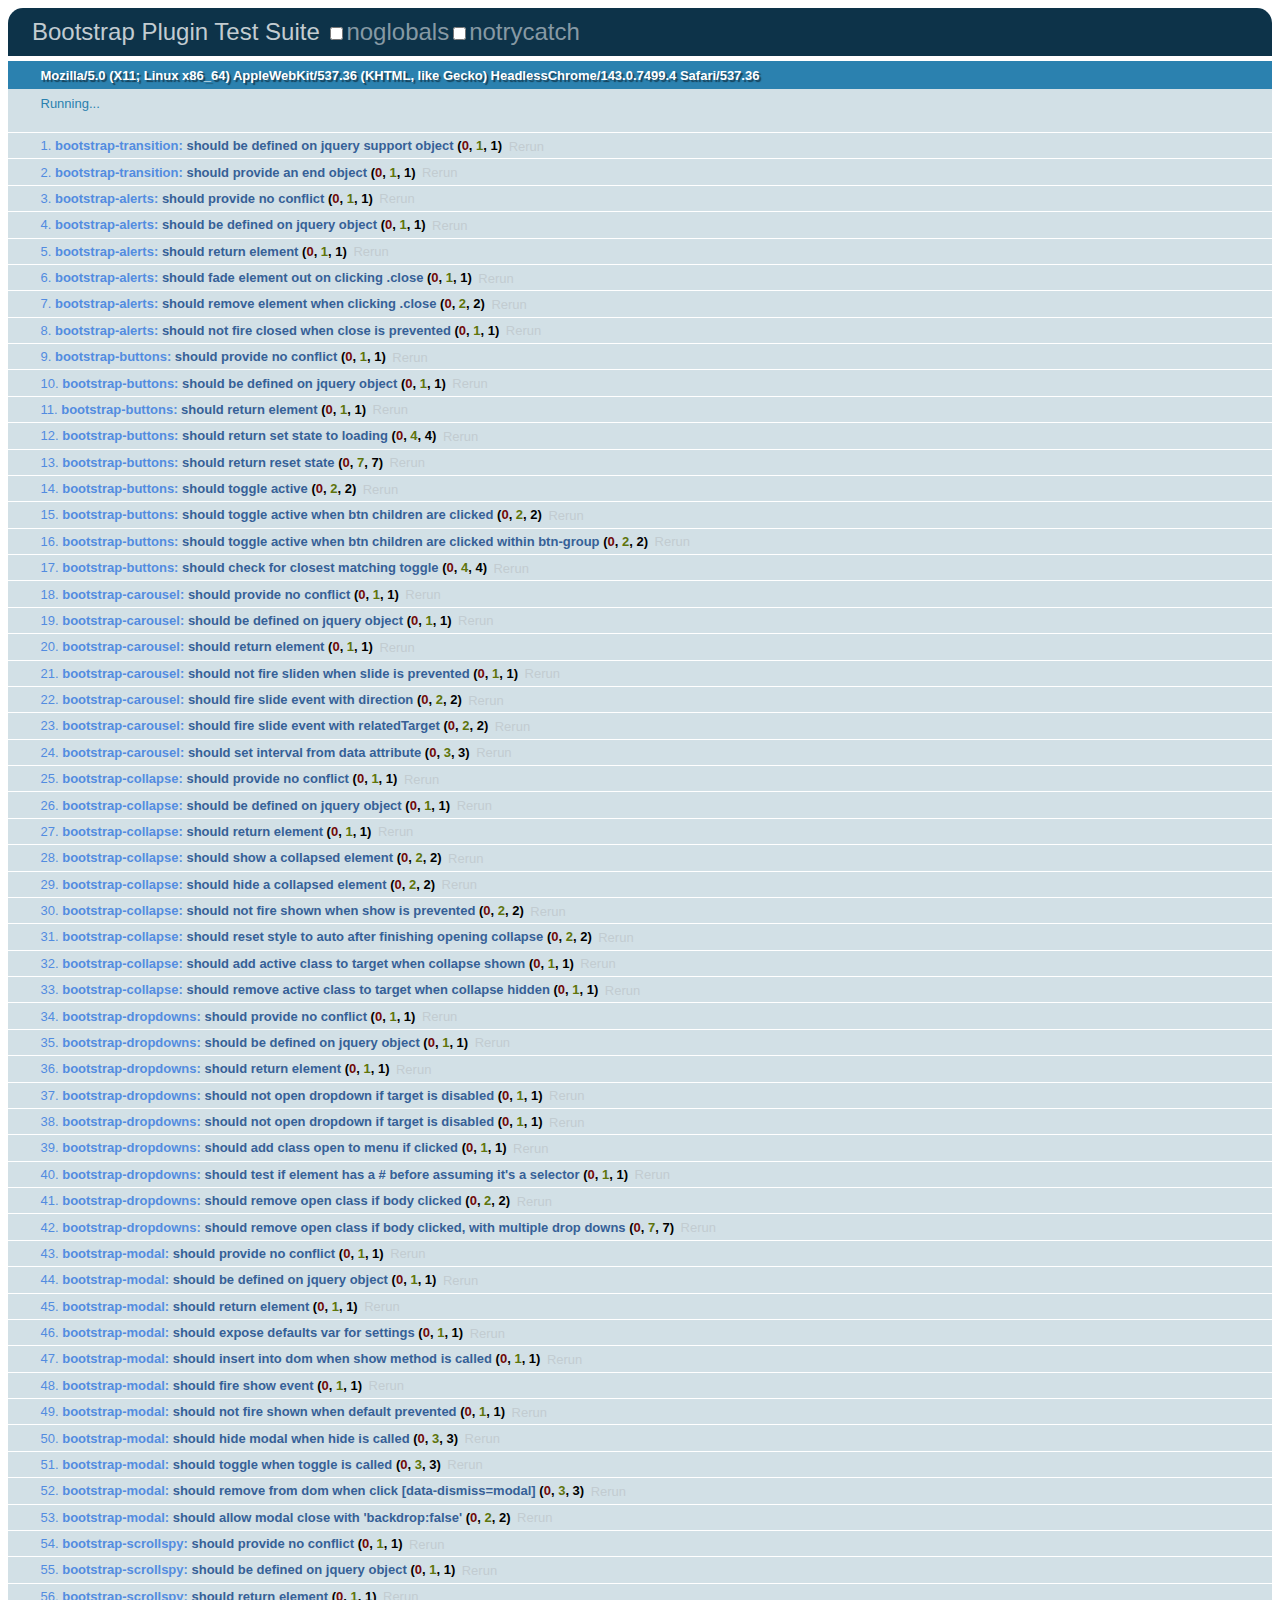
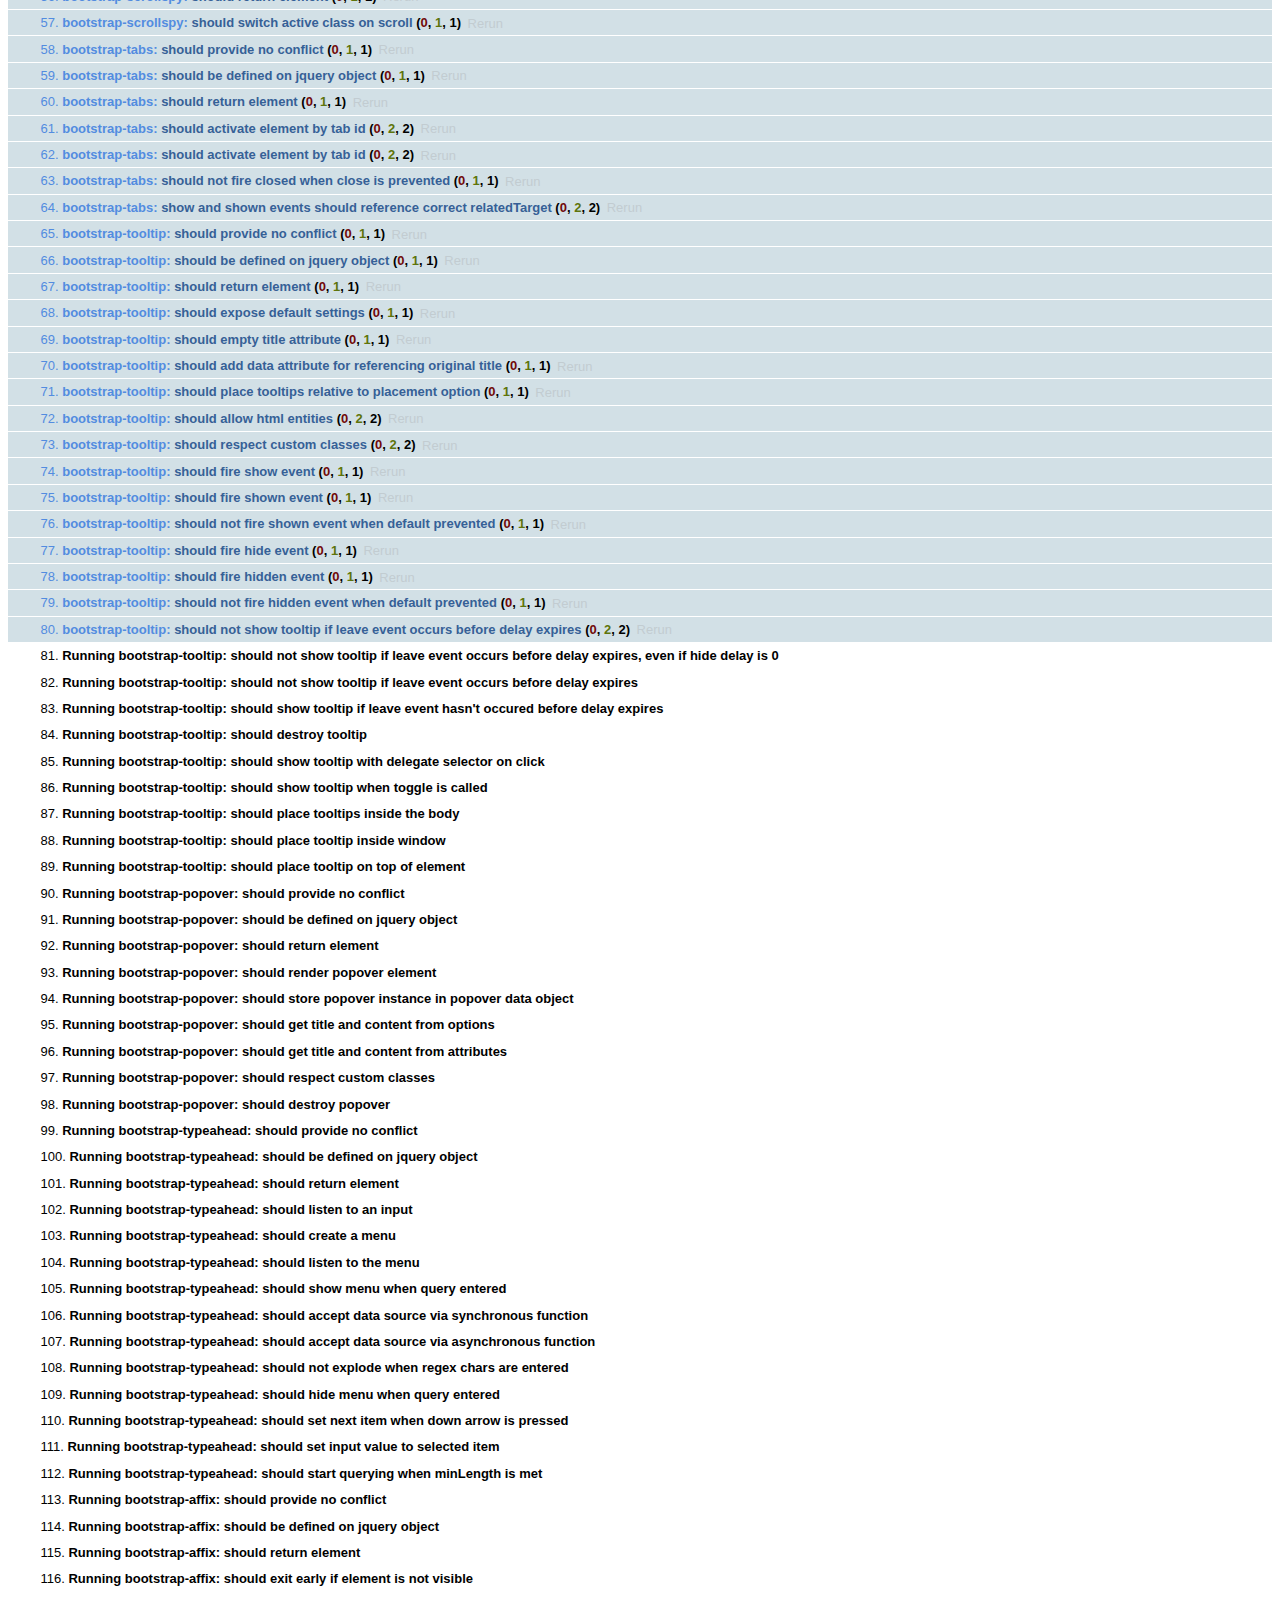
<file: swatchmaker/bootstrap/js/tests/index.html>
<!DOCTYPE HTML>
<html>
<head>
  <title>Bootstrap Plugin Test Suite</title>

  <!-- jquery -->
  <!--<script src="http://code.jquery.com/jquery-1.7.min.js"></script>-->
  <script src="vendor/jquery.js"></script>

  <!-- qunit -->
  <link rel="stylesheet" href="vendor/qunit.css" type="text/css" media="screen" />
  <script src="vendor/qunit.js"></script>

  <!-- phantomjs logging script-->
  <script src="unit/bootstrap-phantom.js"></script>

  <!--  plugin sources -->
  <script src="../../js/bootstrap-transition.js"></script>
  <script src="../../js/bootstrap-alert.js"></script>
  <script src="../../js/bootstrap-button.js"></script>
  <script src="../../js/bootstrap-carousel.js"></script>
  <script src="../../js/bootstrap-collapse.js"></script>
  <script src="../../js/bootstrap-dropdown.js"></script>
  <script src="../../js/bootstrap-modal.js"></script>
  <script src="../../js/bootstrap-scrollspy.js"></script>
  <script src="../../js/bootstrap-tab.js"></script>
  <script src="../../js/bootstrap-tooltip.js"></script>
  <script src="../../js/bootstrap-popover.js"></script>
  <script src="../../js/bootstrap-typeahead.js"></script>
  <script src="../../js/bootstrap-affix.js"></script>

  <!-- unit tests -->
  <script src="unit/bootstrap-transition.js"></script>
  <script src="unit/bootstrap-alert.js"></script>
  <script src="unit/bootstrap-button.js"></script>
  <script src="unit/bootstrap-carousel.js"></script>
  <script src="unit/bootstrap-collapse.js"></script>
  <script src="unit/bootstrap-dropdown.js"></script>
  <script src="unit/bootstrap-modal.js"></script>
  <script src="unit/bootstrap-scrollspy.js"></script>
  <script src="unit/bootstrap-tab.js"></script>
  <script src="unit/bootstrap-tooltip.js"></script>
  <script src="unit/bootstrap-popover.js"></script>
  <script src="unit/bootstrap-typeahead.js"></script>
  <script src="unit/bootstrap-affix.js"></script>
</head>
<body>
  <div>
    <h1 id="qunit-header">Bootstrap Plugin Test Suite</h1>
    <h2 id="qunit-banner"></h2>
    <h2 id="qunit-userAgent"></h2>
    <ol id="qunit-tests"></ol>
    <div id="qunit-fixture"></div>
  </div>
</body>
</html>
</file>
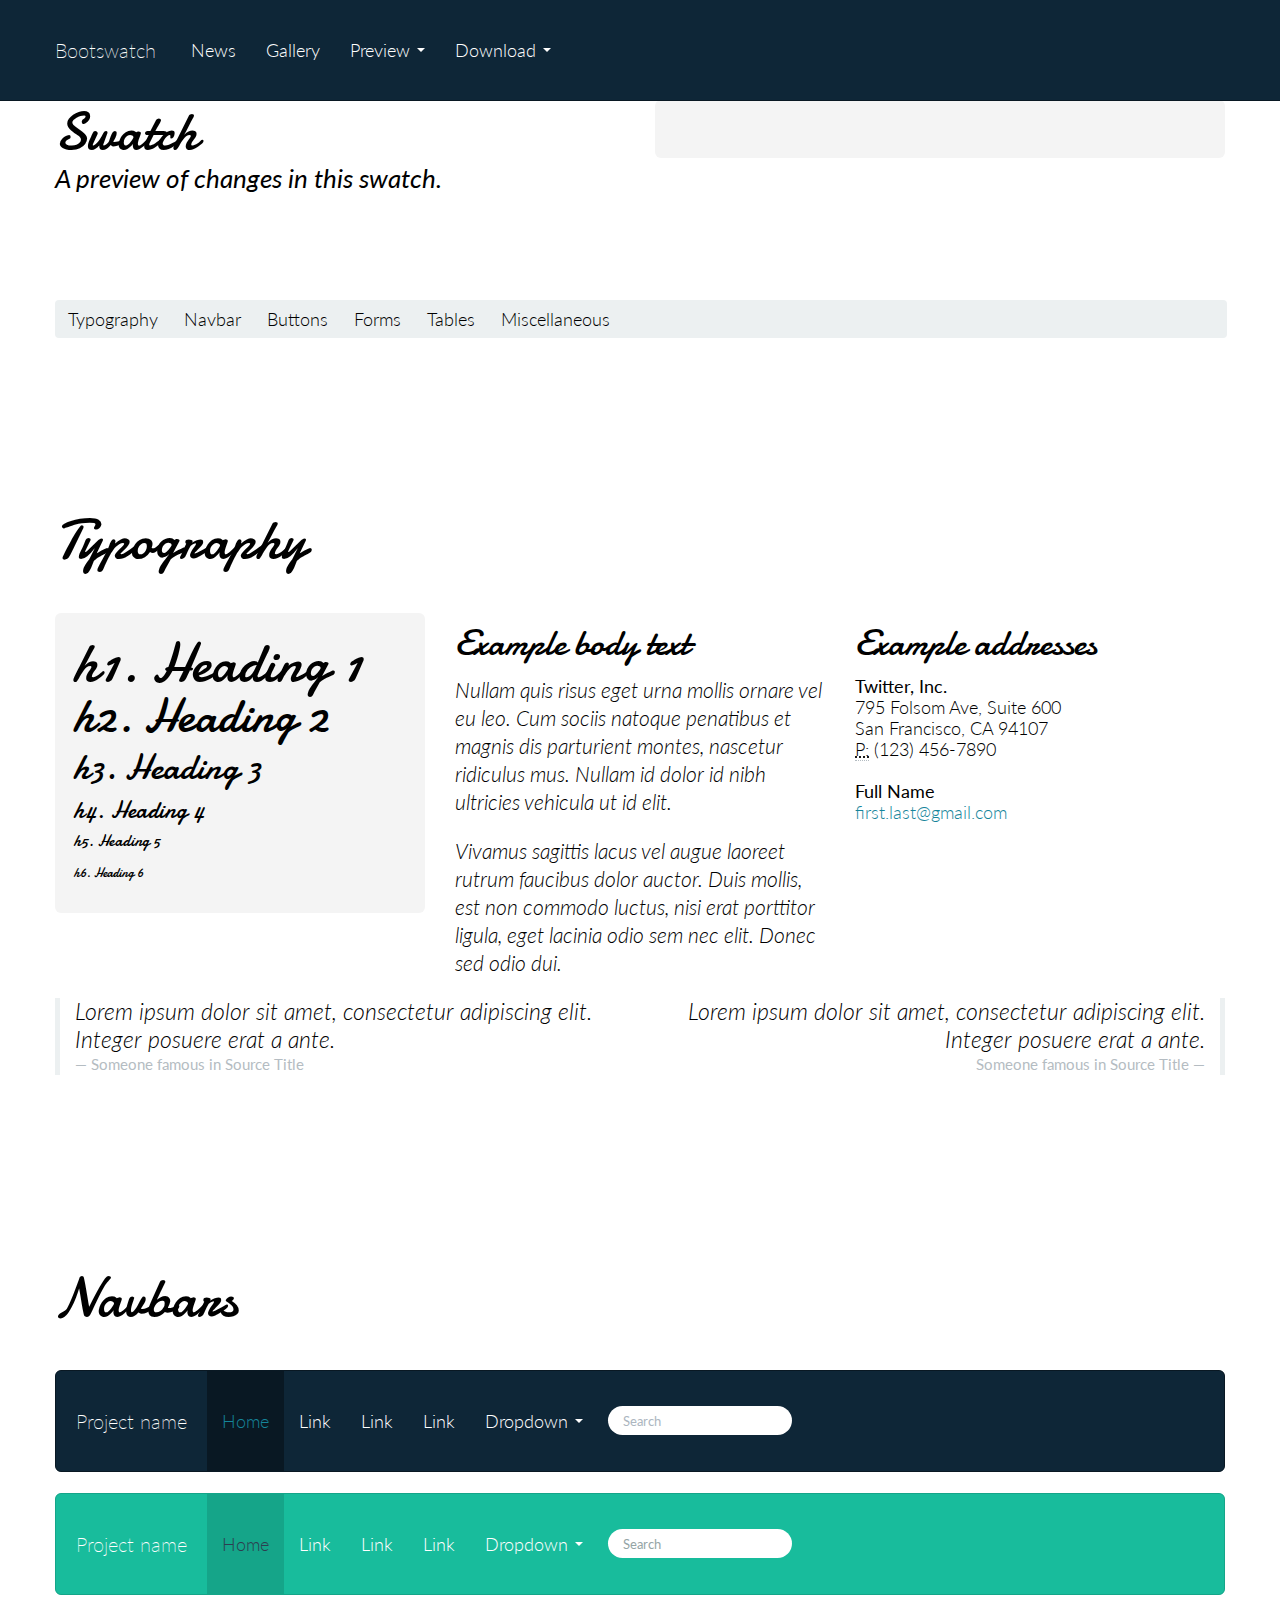
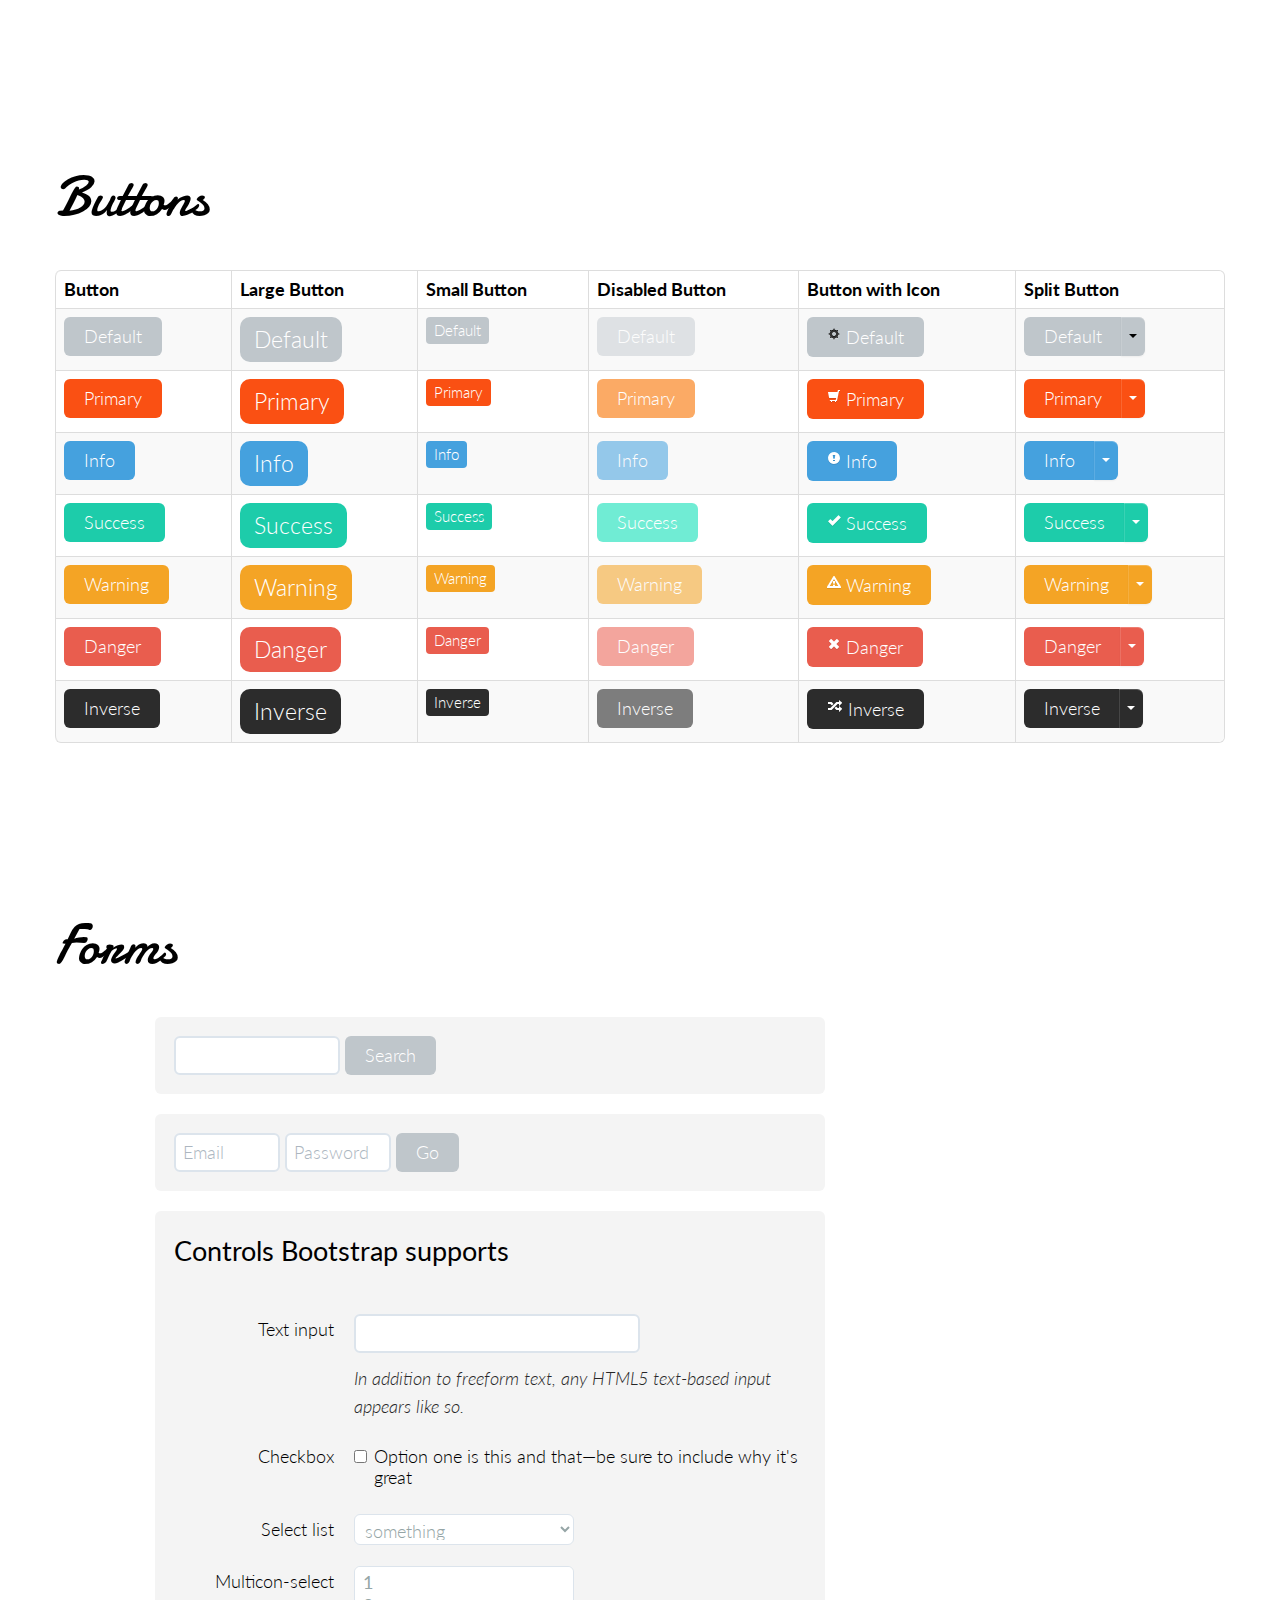
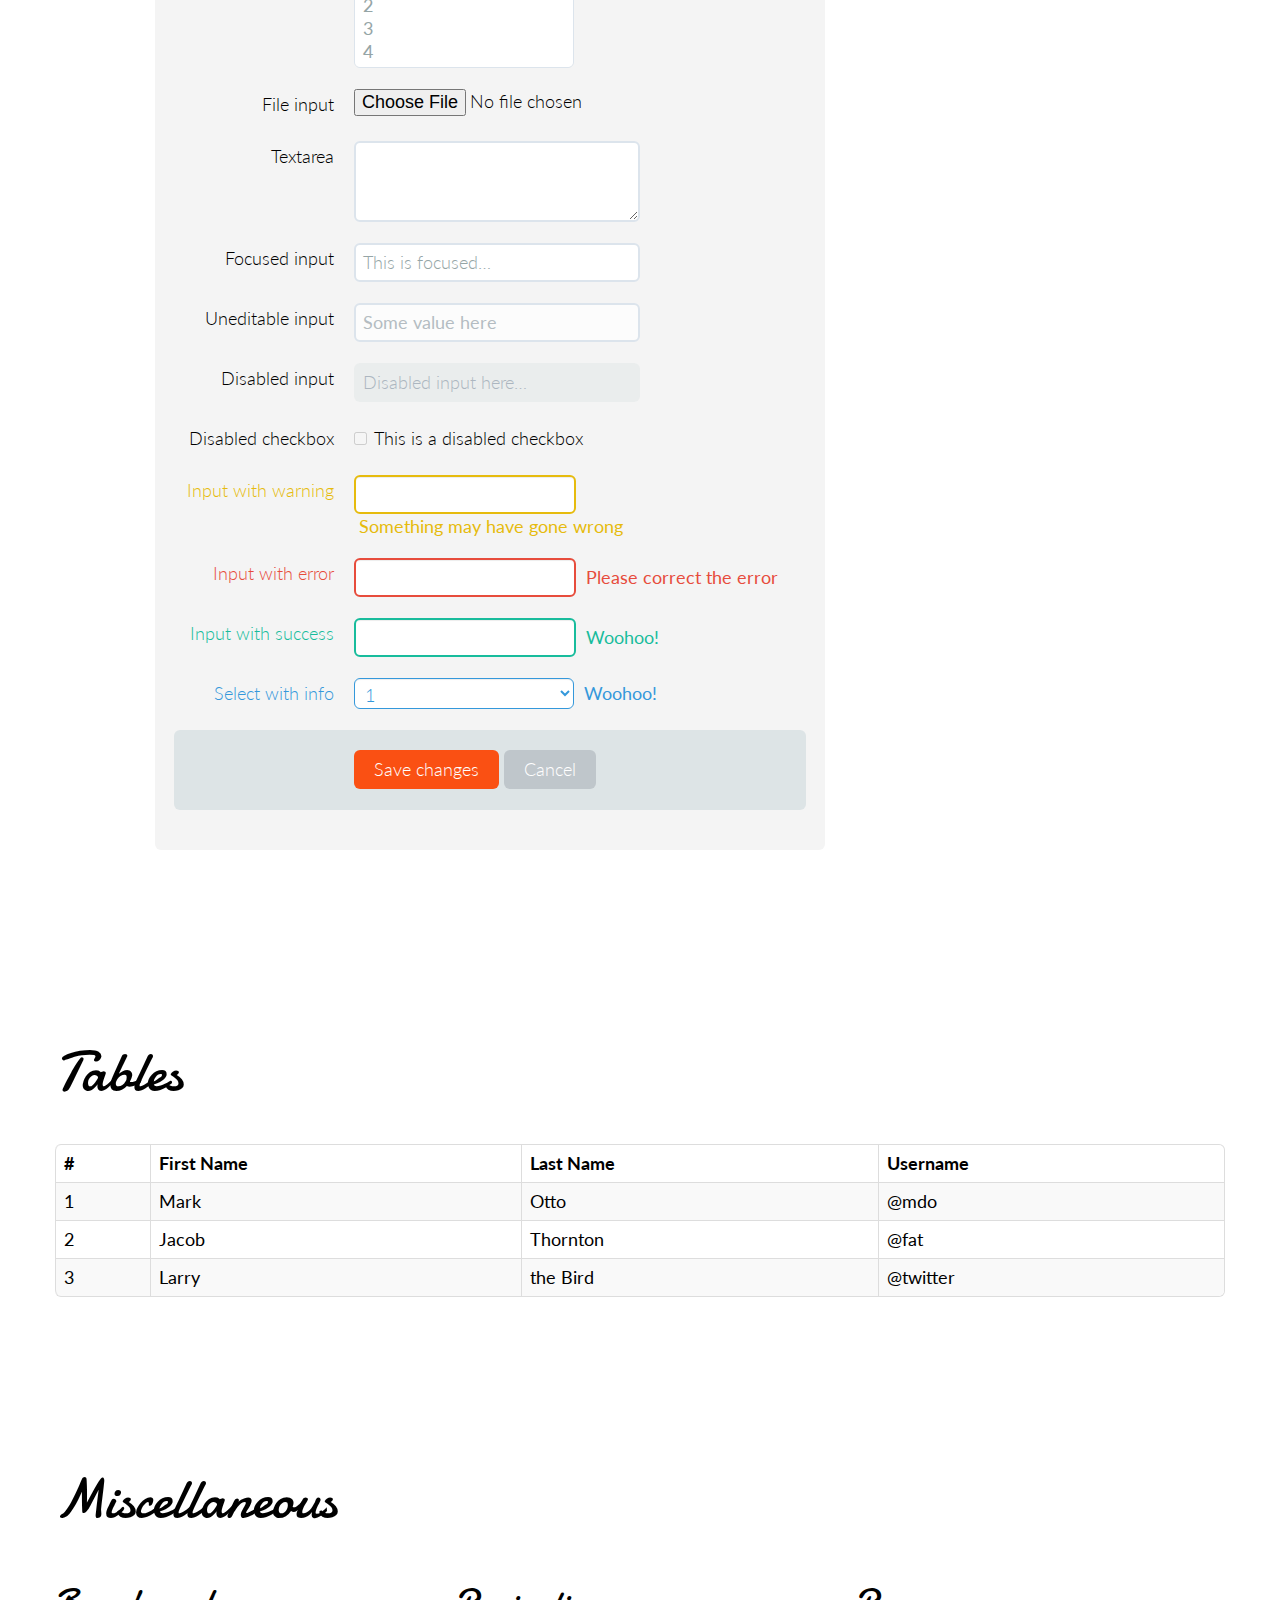
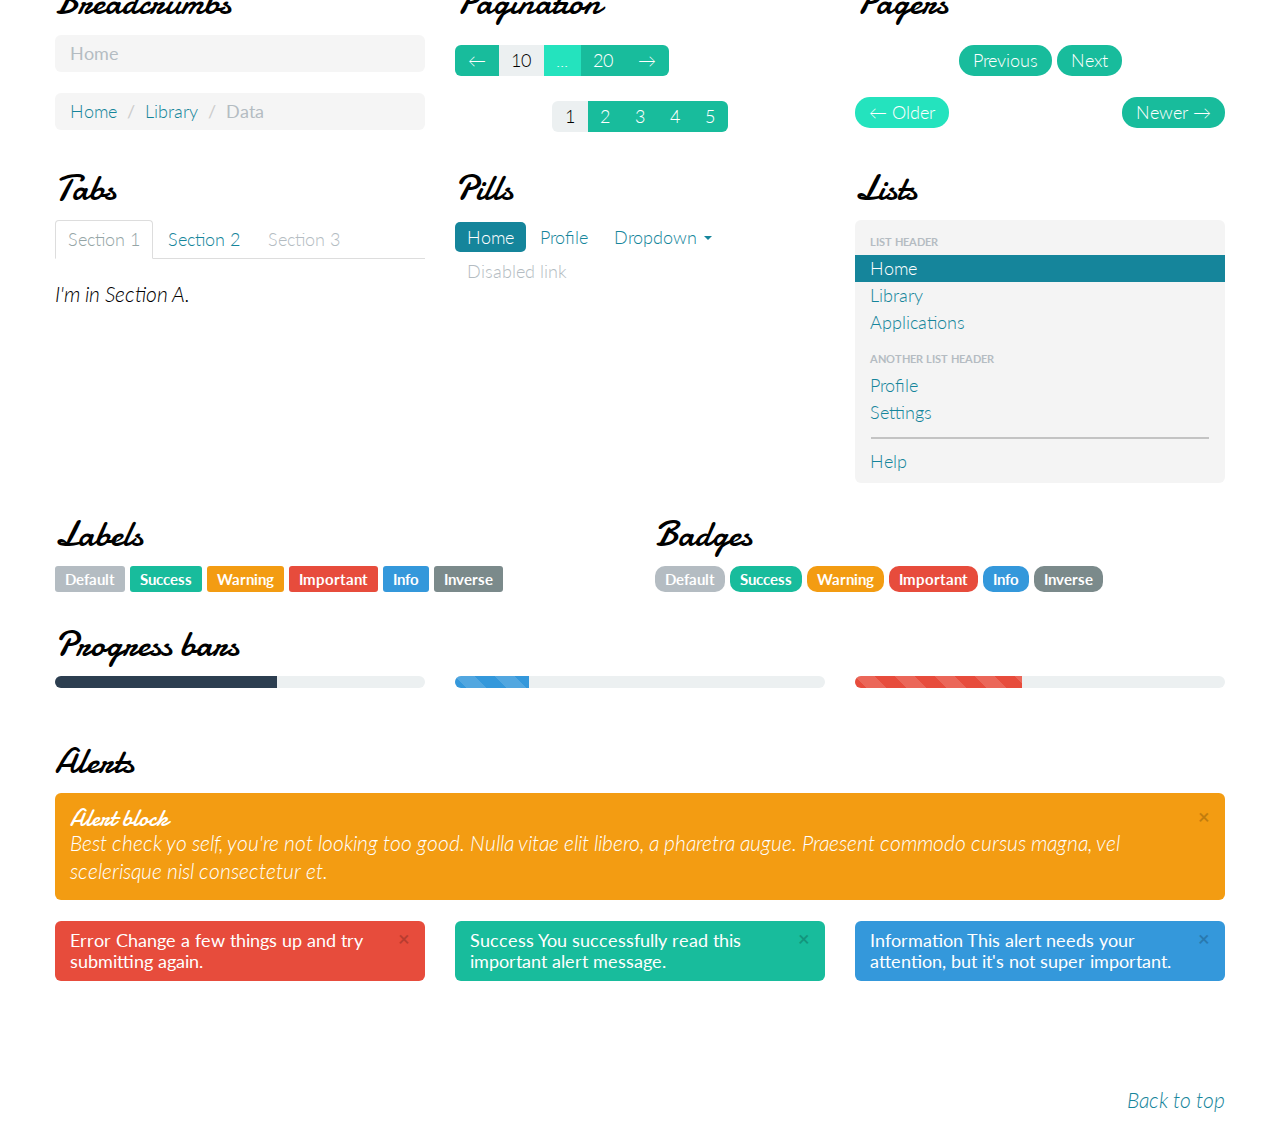
<file: swatchmaker/test/test.html>
<!DOCTYPE html>
<html lang="en">
  <head>
    <meta charset="utf-8">
    <title>Bootswatch: Swatch</title>
    <meta name="viewport" content="width=device-width, initial-scale=1.0">
    <meta name="description" content="">
    <meta name="author" content="">

    <!--[if lt IE 9]>
      <script src="http://html5shim.googlecode.com/svn/trunk/html5.js"></script>
    <![endif]-->

    <link href="../swatch/bootstrap.min.css" rel="stylesheet">
    <link href="../bootstrap/docs/assets/css/bootstrap-responsive.css" rel="stylesheet">
    <link href="../bootstrap/docs/assets/js/google-code-prettify/prettify.css" rel="stylesheet">
    <link href="bootswatch.css" rel="stylesheet">

  </head>

  <body id="top" class="preview" data-spy="scroll" data-target=".subnav" data-offset="80">
    <script src="http://bootswatch.com/js/bsa.js"></script>


  <!-- Navbar
    ================================================== -->
 <div class="navbar navbar-fixed-top">
   <div class="navbar-inner">
     <div class="container">
       <a class="btn btn-navbar" data-toggle="collapse" data-target=".nav-collapse">
         <span class="icon-bar"></span>
         <span class="icon-bar"></span>
         <span class="icon-bar"></span>
       </a>
       <a class="brand" href="../">Bootswatch</a>
       <div class="nav-collapse" id="main-menu">
        <ul class="nav" id="main-menu-left">
          <li><a onclick="pageTracker._link(this.href); return false;" href="http://news.bootswatch.com">News</a></li>
          <li><a id="swatch-link" href="/#gallery">Gallery</a></li>
          <li class="dropdown">
            <a class="dropdown-toggle" data-toggle="dropdown" href="#">Preview <b class="caret"></b></a>
            <ul class="dropdown-menu" id="swatch-menu">
              <li><a href="../default">Default</a></li>
              <li class="divider"></li>
              <li><a href="../amelia">Amelia</a></li>
              <li><a href="../cerulean">Cerulean</a></li>
              <li><a href="../cosmo">Cosmo</a></li>
              <li><a href="../cyborg">Cyborg</a></li>
              <li><a href="../journal">Journal</a></li>
              <li><a href="../readable">Readable</a></li>
              <li><a href="../simplex">Simplex</a></li>
              <li><a href="../slate">Slate</a></li>
              <li><a href="../spacelab">Spacelab</a></li>
              <li><a href="../spruce">Spruce</a></li>
              <li><a href="../superhero">Superhero</a></li>
              <li><a href="../united">United</a></li>
            </ul>
          </li>
          <li class="dropdown" id="preview-menu">
            <a class="dropdown-toggle" data-toggle="dropdown" href="#">Download <b class="caret"></b></a>
            <ul class="dropdown-menu">
              <li><a target="_blank" href="bootstrap.min.css">bootstrap.min.css</a></li>
              <li><a target="_blank" href="bootstrap.css">bootstrap.css</a></li>
              <li class="divider"></li>
              <li><a target="_blank" href="variables.less">variables.less</a></li>
              <li><a target="_blank" href="bootswatch.less">bootswatch.less</a></li>
            </ul>
          </li>
        </ul>
       </div>
     </div>
   </div>
 </div>

    <div class="container">


<!-- Masthead
================================================== -->
<header class="jumbotron subhead" id="overview">
  <div class="row">
    <div class="span6">
      <h1>Swatch</h1>
      <p class="lead">A preview of changes in this swatch.</p>
    </div>
    <div class="span6">
      <div class="bsa well">
          <div id="bsap_1277971" class="bsarocks bsap_c466df00a3cd5ee8568b5c4983b6bb19"></div>
      </div>
    </div>
  </div>
  <div class="subnav">
    <ul class="nav nav-pills">
      <li><a href="#typography">Typography</a></li>
      <li><a href="#navbar">Navbar</a></li>
      <li><a href="#buttons">Buttons</a></li>
      <li><a href="#forms">Forms</a></li>
      <li><a href="#tables">Tables</a></li>
      <li><a href="#miscellaneous">Miscellaneous</a></li>
    </ul>
  </div>
</header>




<!-- Typography
================================================== -->
<section id="typography">
  <div class="page-header">
    <h1>Typography</h1>
  </div>

  <!-- Headings & Paragraph Copy -->
  <div class="row">

    <div class="span4">
      <div class="well">
        <h1>h1. Heading 1</h1>
        <h2>h2. Heading 2</h2>
        <h3>h3. Heading 3</h3>
        <h4>h4. Heading 4</h4>
        <h5>h5. Heading 5</h5>
        <h6>h6. Heading 6</h6>
      </div>
    </div>

    <div class="span4">
      <h3>Example body text</h3>
      <p>Nullam quis risus eget urna mollis ornare vel eu leo. Cum sociis natoque penatibus et magnis dis parturient montes, nascetur ridiculus mus. Nullam id dolor id nibh ultricies vehicula ut id elit.</p>
      <p>Vivamus sagittis lacus vel augue laoreet rutrum faucibus dolor auctor. Duis mollis, est non commodo luctus, nisi erat porttitor ligula, eget lacinia odio sem nec elit. Donec sed odio dui.</p>
    </div>

    <div class="span4">
      <h3>Example addresses</h3>
      <address>
        <strong>Twitter, Inc.</strong><br>
        795 Folsom Ave, Suite 600<br>
        San Francisco, CA 94107<br>
        <abbr title="Phone">P:</abbr> (123) 456-7890
      </address>
      <address>
        <strong>Full Name</strong><br>
        <a href="mailto:#">first.last@gmail.com</a>
      </address>
    </div>

  </div>
  
  <div class="row">
    <div class="span6">
      <blockquote>
        <p>Lorem ipsum dolor sit amet, consectetur adipiscing elit. Integer posuere erat a ante.</p>
        <small>Someone famous in <cite title="Source Title">Source Title</cite></small>
      </blockquote>
    </div>
    <div class="span6">
      <blockquote class="pull-right">
        <p>Lorem ipsum dolor sit amet, consectetur adipiscing elit. Integer posuere erat a ante.</p>
        <small>Someone famous in <cite title="Source Title">Source Title</cite></small>
      </blockquote>
    </div>
  </div>

</section>


<!-- Navbar
================================================== -->
<section id="navbar">
  <div class="page-header">
    <h1>Navbars</h1>
  </div>
  <div class="navbar">
    <div class="navbar-inner">
      <div class="container" style="width: auto;">
        <a class="btn btn-navbar" data-toggle="collapse" data-target=".nav-collapse">
          <span class="icon-bar"></span>
          <span class="icon-bar"></span>
          <span class="icon-bar"></span>
        </a>
        <a class="brand" href="#">Project name</a>
        <div class="nav-collapse">
          <ul class="nav">
            <li class="active"><a href="#">Home</a></li>
            <li><a href="#">Link</a></li>
            <li><a href="#">Link</a></li>
            <li><a href="#">Link</a></li>
            <li class="dropdown">
              <a href="#" class="dropdown-toggle" data-toggle="dropdown">Dropdown <b class="caret"></b></a>
              <ul class="dropdown-menu">
                <li><a href="#">Action</a></li>
                <li><a href="#">Another action</a></li>
                <li><a href="#">Something else here</a></li>
                <li class="divider"></li>
                <li><a href="#">Separated link</a></li>
              </ul>
            </li>
          </ul>
          <form class="navbar-search pull-left" action="">
            <input type="text" class="search-query span2" placeholder="Search">
          </form>
        </div><!-- /.nav-collapse -->
      </div>
    </div><!-- /navbar-inner -->
  </div><!-- /navbar -->

  <div class="navbar navbar-inverse">
    <div class="navbar-inner">
      <div class="container" style="width: auto;">
        <a class="btn btn-navbar" data-toggle="collapse" data-target=".nav-collapse">
          <span class="icon-bar"></span>
          <span class="icon-bar"></span>
          <span class="icon-bar"></span>
        </a>
        <a class="brand" href="#">Project name</a>
        <div class="nav-collapse">
          <ul class="nav">
            <li class="active"><a href="#">Home</a></li>
            <li><a href="#">Link</a></li>
            <li><a href="#">Link</a></li>
            <li><a href="#">Link</a></li>
            <li class="dropdown">
              <a href="#" class="dropdown-toggle" data-toggle="dropdown">Dropdown <b class="caret"></b></a>
              <ul class="dropdown-menu">
                <li><a href="#">Action</a></li>
                <li><a href="#">Another action</a></li>
                <li><a href="#">Something else here</a></li>
                <li class="divider"></li>
                <li><a href="#">Separated link</a></li>
              </ul>
            </li>
          </ul>
          <form class="navbar-search pull-left" action="">
            <input type="text" class="search-query span2" placeholder="Search">
          </form>
        </div><!-- /.nav-collapse -->
      </div>
    </div><!-- /navbar-inner -->
  </div><!-- /navbar -->

</section>



<!-- Buttons
================================================== -->
<section id="buttons">
  <div class="page-header">
    <h1>Buttons</h1>
  </div>
  <table class="table table-bordered table-striped">
    <thead>
      <tr>
        <th>Button</th>
        <th>Large Button</th>
        <th>Small Button</th>
        <th>Disabled Button</th>
		<th>Button with Icon</th>
		<th>Split Button</th>
      </tr>
    </thead>
    <tbody>
      <tr>
        <td><a class="btn" href="#">Default</a></td>
        <td><a class="btn btn-large" href="#">Default</a></td>
        <td><a class="btn btn-small" href="#">Default</a></td>
        <td><a class="btn disabled" href="#">Default</a></td>
        <td><a class="btn" href="#"><i class="icon-cog"></i> Default</a></td>
		<td>
	        <div class="btn-group">
	          <a class="btn" href="#">Default</a>
	          <a class="btn dropdown-toggle" data-toggle="dropdown" href="#"><span class="caret"></span></a>
	          <ul class="dropdown-menu">
	            <li><a href="#">Action</a></li>
	            <li><a href="#">Another action</a></li>
	            <li><a href="#">Something else here</a></li>
	            <li class="divider"></li>
	            <li><a href="#">Separated link</a></li>
	          </ul>
	        </div><!-- /btn-group -->
		</td>
      </tr>
      <tr>
        <td><a class="btn btn-primary" href="#">Primary</a></td>
        <td><a class="btn btn-primary btn-large" href="#">Primary</a></td>
        <td><a class="btn btn-primary btn-small" href="#">Primary</a></td>
        <td><a class="btn btn-primary disabled" href="#">Primary</a></td>
        <td><a class="btn btn-primary" href="#"><i class="icon-shopping-cart icon-white"></i> Primary</a></td>
		<td>
	        <div class="btn-group">
	          <a class="btn btn-primary" href="#">Primary</a>
	          <a class="btn btn-primary dropdown-toggle" data-toggle="dropdown" href="#"><span class="caret"></span></a>
	          <ul class="dropdown-menu">
	            <li><a href="#">Action</a></li>
	            <li><a href="#">Another action</a></li>
	            <li><a href="#">Something else here</a></li>
	            <li class="divider"></li>
	            <li><a href="#">Separated link</a></li>
	          </ul>
	        </div><!-- /btn-group -->
		</td>
      </tr>
      <tr>
        <td><a class="btn btn-info" href="#">Info</a></td>
        <td><a class="btn btn-info btn-large" href="#">Info</a></td>
        <td><a class="btn btn-info btn-small" href="#">Info</a></td>
        <td><a class="btn btn-info disabled" href="#">Info</a></td>
        <td><a class="btn btn-info" href="#"><i class="icon-exclamation-sign icon-white"></i> Info</a></td>
		<td>
	        <div class="btn-group">
	          <a class="btn btn-info" href="#">Info</a>
	          <a class="btn btn-info dropdown-toggle" data-toggle="dropdown" href="#"><span class="caret"></span></a>
	          <ul class="dropdown-menu">
	            <li><a href="#">Action</a></li>
	            <li><a href="#">Another action</a></li>
	            <li><a href="#">Something else here</a></li>
	            <li class="divider"></li>
	            <li><a href="#">Separated link</a></li>
	          </ul>
	        </div><!-- /btn-group -->
		</td>
      </tr>
      <tr>
        <td><a class="btn btn-success" href="#">Success</a></td>
        <td><a class="btn btn-success btn-large" href="#">Success</a></td>
        <td><a class="btn btn-success btn-small" href="#">Success</a></td>
        <td><a class="btn btn-success disabled" href="#">Success</a></td>
        <td><a class="btn btn-success" href="#"><i class="icon-ok icon-white"></i> Success</a></td>
		<td>
	        <div class="btn-group">
	          <a class="btn btn-success" href="#">Success</a>
	          <a class="btn btn-success dropdown-toggle" data-toggle="dropdown" href="#"><span class="caret"></span></a>
	          <ul class="dropdown-menu">
	            <li><a href="#">Action</a></li>
	            <li><a href="#">Another action</a></li>
	            <li><a href="#">Something else here</a></li>
	            <li class="divider"></li>
	            <li><a href="#">Separated link</a></li>
	          </ul>
	        </div><!-- /btn-group -->
		</td>
      </tr>
      <tr>
        <td><a class="btn btn-warning" href="#">Warning</a></td>
        <td><a class="btn btn-warning btn-large" href="#">Warning</a></td>
        <td><a class="btn btn-warning btn-small" href="#">Warning</a></td>
        <td><a class="btn btn-warning disabled" href="#">Warning</a></td>
        <td><a class="btn btn-warning" href="#"><i class="icon-warning-sign icon-white"></i> Warning</a></td>
		<td>
	        <div class="btn-group">
	          <a class="btn btn-warning" href="#">Warning</a>
	          <a class="btn btn-warning dropdown-toggle" data-toggle="dropdown" href="#"><span class="caret"></span></a>
	          <ul class="dropdown-menu">
	            <li><a href="#">Action</a></li>
	            <li><a href="#">Another action</a></li>
	            <li><a href="#">Something else here</a></li>
	            <li class="divider"></li>
	            <li><a href="#">Separated link</a></li>
	          </ul>
	        </div><!-- /btn-group -->
		</td>
      </tr>
      <tr>
        <td><a class="btn btn-danger" href="#">Danger</a></td>
        <td><a class="btn btn-danger btn-large" href="#">Danger</a></td>
        <td><a class="btn btn-danger btn-small" href="#">Danger</a></td>
        <td><a class="btn btn-danger disabled" href="#">Danger</a></td>
        <td><a class="btn btn-danger" href="#"><i class="icon-remove icon-white"></i> Danger</a></td>
		<td>
	        <div class="btn-group">
	          <a class="btn btn-danger" href="#">Danger</a>
	          <a class="btn btn-danger dropdown-toggle" data-toggle="dropdown" href="#"><span class="caret"></span></a>
	          <ul class="dropdown-menu">
	            <li><a href="#">Action</a></li>
	            <li><a href="#">Another action</a></li>
	            <li><a href="#">Something else here</a></li>
	            <li class="divider"></li>
	            <li><a href="#">Separated link</a></li>
	          </ul>
	        </div><!-- /btn-group -->
		</td>
      </tr>
      <tr>
        <td><a class="btn btn-inverse" href="#">Inverse</a></td>
        <td><a class="btn btn-inverse btn-large" href="#">Inverse</a></td>
        <td><a class="btn btn-inverse btn-small" href="#">Inverse</a></td>
        <td><a class="btn btn-inverse disabled" href="#">Inverse</a></td>
        <td><a class="btn btn-inverse" href="#"><i class="icon-random icon-white"></i> Inverse</a></td>
		<td>
	        <div class="btn-group">
	          <a class="btn btn-inverse" href="#">Inverse</a>
	          <a class="btn btn-inverse dropdown-toggle" data-toggle="dropdown" href="#"><span class="caret"></span></a>
	          <ul class="dropdown-menu">
	            <li><a href="#">Action</a></li>
	            <li><a href="#">Another action</a></li>
	            <li><a href="#">Something else here</a></li>
	            <li class="divider"></li>
	            <li><a href="#">Separated link</a></li>
	          </ul>
	        </div><!-- /btn-group -->
		</td>
      </tr>
    </tbody>
  </table>

</section>


<!-- Forms
================================================== -->
<section id="forms">
  <div class="page-header">
    <h1>Forms</h1>
  </div>

  <div class="row">
    <div class="span7 offset1">

	    <form class="well form-search">
	      <input type="text" class="input-medium search-query">
	      <button type="submit" class="btn">Search</button>
	    </form>

        <form class="well form-search">
          <input type="text" class="input-small" placeholder="Email">
          <input type="password" class="input-small" placeholder="Password">
          <button type="submit" class="btn">Go</button>
        </form>


      <form class="form-horizontal well">
        <fieldset>
          <legend>Controls Bootstrap supports</legend>
          <div class="control-group">
            <label class="control-label" for="input01">Text input</label>
            <div class="controls">
              <input type="text" class="input-xlarge" id="input01">
              <p class="help-block">In addition to freeform text, any HTML5 text-based input appears like so.</p>
            </div>
          </div>
          <div class="control-group">
            <label class="control-label" for="optionsCheckbox">Checkbox</label>
            <div class="controls">
              <label class="checkbox">
                <input type="checkbox" id="optionsCheckbox" value="option1">
                Option one is this and that&mdash;be sure to include why it's great
              </label>
            </div>
          </div>
          <div class="control-group">
            <label class="control-label" for="select01">Select list</label>
            <div class="controls">
              <select id="select01">
                <option>something</option>
                <option>2</option>
                <option>3</option>
                <option>4</option>
                <option>5</option>
              </select>
            </div>
          </div>
          <div class="control-group">
            <label class="control-label" for="multiSelect">Multicon-select</label>
            <div class="controls">
              <select multiple="multiple" id="multiSelect">
                <option>1</option>
                <option>2</option>
                <option>3</option>
                <option>4</option>
                <option>5</option>
              </select>
            </div>
          </div>
          <div class="control-group">
            <label class="control-label" for="fileInput">File input</label>
            <div class="controls">
              <input class="input-file" id="fileInput" type="file">
            </div>
          </div>
          <div class="control-group">
            <label class="control-label" for="textarea">Textarea</label>
            <div class="controls">
              <textarea class="input-xlarge" id="textarea" rows="3"></textarea>
            </div>
          </div>
          <div class="control-group">
            <label class="control-label" for="focusedInput">Focused input</label>
            <div class="controls">
              <input class="input-xlarge focused" id="focusedInput" type="text" value="This is focused…">
            </div>
          </div>
          <div class="control-group">
            <label class="control-label">Uneditable input</label>
            <div class="controls">
              <span class="input-xlarge uneditable-input">Some value here</span>
            </div>
          </div>
          <div class="control-group">
            <label class="control-label" for="disabledInput">Disabled input</label>
            <div class="controls">
              <input class="input-xlarge disabled" id="disabledInput" type="text" placeholder="Disabled input here…" disabled>
            </div>
          </div>
          <div class="control-group">
            <label class="control-label" for="optionsCheckbox2">Disabled checkbox</label>
            <div class="controls">
              <label class="checkbox">
                <input type="checkbox" id="optionsCheckbox2" value="option1" disabled>
                This is a disabled checkbox
              </label>
            </div>
          </div>
          <div class="control-group warning">
            <label class="control-label" for="inputWarning">Input with warning</label>
            <div class="controls">
              <input type="text" id="inputWarning">
              <span class="help-inline">Something may have gone wrong</span>
            </div>
          </div>
          <div class="control-group error">
            <label class="control-label" for="inputError">Input with error</label>
            <div class="controls">
              <input type="text" id="inputError">
              <span class="help-inline">Please correct the error</span>
            </div>
          </div>
          <div class="control-group success">
            <label class="control-label" for="inputSuccess">Input with success</label>
            <div class="controls">
              <input type="text" id="inputSuccess">
              <span class="help-inline">Woohoo!</span>
            </div>
          </div>
          <div class="control-group info">
            <label class="control-label" for="selectError">Select with info</label>
            <div class="controls">
              <select id="selectError">
                <option>1</option>
                <option>2</option>
                <option>3</option>
                <option>4</option>
                <option>5</option>
              </select>
              <span class="help-inline">Woohoo!</span>
            </div>
          </div>
          <div class="form-actions">
            <button type="submit" class="btn btn-primary">Save changes</button>
            <button type="reset" class="btn">Cancel</button>
          </div>
        </fieldset>
      </form>
    </div>
  </div>

</section>

<!-- Tables
================================================== -->
<section id="tables">
  <div class="page-header">
    <h1>Tables</h1>
  </div>
  
  <table class="table table-bordered table-striped table-hover">
    <thead>
      <tr>
        <th>#</th>
        <th>First Name</th>
        <th>Last Name</th>
        <th>Username</th>
      </tr>
    </thead>
    <tbody>
      <tr>
        <td>1</td>
        <td>Mark</td>
        <td>Otto</td>
        <td>@mdo</td>
      </tr>
      <tr>
        <td>2</td>
        <td>Jacob</td>
        <td>Thornton</td>
        <td>@fat</td>
      </tr>
      <tr>
        <td>3</td>
        <td>Larry</td>
        <td>the Bird</td>
        <td>@twitter</td>
      </tr>
    </tbody>
  </table>
</section>


<!-- Miscellaneous
================================================== -->
<section id="miscellaneous">
  <div class="page-header">
    <h1>Miscellaneous</h1>
  </div>

  <div class="row">
    <div class="span4">

      <h3 id="breadcrumbs">Breadcrumbs</h3>
      <ul class="breadcrumb">
        <li class="active">Home</li>
      </ul>
      <ul class="breadcrumb">
        <li><a href="#">Home</a> <span class="divider">/</span></li>
        <li><a href="#">Library</a> <span class="divider">/</span></li>
        <li class="active">Data</li>
      </ul>
    </div>
    <div class="span4">
      <h3 id="pagination">Pagination</h3>
      <div class="pagination">
        <ul>
          <li><a href="#">&larr;</a></li>
          <li class="active"><a href="#">10</a></li>
          <li class="disabled"><a href="#">...</a></li>
          <li><a href="#">20</a></li>
          <li><a href="#">&rarr;</a></li>
        </ul>
      </div>
      <div class="pagination pagination-centered">
        <ul>
          <li class="active"><a href="#">1</a></li>
          <li><a href="#">2</a></li>
          <li><a href="#">3</a></li>
          <li><a href="#">4</a></li>
          <li><a href="#">5</a></li>
        </ul>
      </div>
    </div>
    
    <div class="span4">
      <h3 id="pager">Pagers</h3>
        
        <ul class="pager">
          <li><a href="#">Previous</a></li>
          <li><a href="#">Next</a></li>
        </ul>
        
        <ul class="pager">
          <li class="previous disabled"><a href="#">&larr; Older</a></li>
          <li class="next"><a href="#">Newer &rarr;</a></li>
        </ul>
    </div>
  </div>


  <!-- Navs
  ================================================== -->

  <div class="row">
    <div class="span4">

      <h3 id="tabs">Tabs</h3>
      <ul class="nav nav-tabs">
        <li class="active"><a href="#A" data-toggle="tab">Section 1</a></li>
        <li><a href="#B" data-toggle="tab">Section 2</a></li>
        <li class="disabled"><a href="#C" data-toggle="tab">Section 3</a></li>
      </ul>
      <div class="tabbable">
        <div class="tab-content">
          <div class="tab-pane active" id="A">
            <p>I'm in Section A.</p>
          </div>
          <div class="tab-pane" id="B">
            <p>Howdy, I'm in Section B.</p>
          </div>
          <div class="tab-pane" id="C">
            <p>What up girl, this is Section C.</p>
          </div>
        </div>
      </div> <!-- /tabbable -->
      
    </div>
    <div class="span4">
      <h3 id="pills">Pills</h3>
      <ul class="nav nav-pills">
        <li class="active"><a href="#">Home</a></li>
        <li><a href="#">Profile</a></li>
        <li class="dropdown">
          <a class="dropdown-toggle" data-toggle="dropdown" href="#">Dropdown <b class="caret"></b></a>
          <ul class="dropdown-menu">
            <li><a href="#">Action</a></li>
            <li><a href="#">Another action</a></li>
            <li><a href="#">Something else here</a></li>
            <li class="divider"></li>
            <li><a href="#">Separated link</a></li>
          </ul>
        </li>
        <li class="disabled"><a href="#">Disabled link</a></li>
      </ul>
    </div>
    
    <div class="span4">
      
      <h3 id="list">Lists</h3>
        
      <div class="well" style="padding: 8px 0;">
        <ul class="nav nav-list">
          <li class="nav-header">List header</li>
          <li class="active"><a href="#">Home</a></li>
          <li><a href="#">Library</a></li>
          <li><a href="#">Applications</a></li>
          <li class="nav-header">Another list header</li>
          <li><a href="#">Profile</a></li>
          <li><a href="#">Settings</a></li>
          <li class="divider"></li>
          <li><a href="#">Help</a></li>
        </ul>
      </div>
    </div>
  </div>


<!-- Labels
================================================== -->

  <div class="row">
    <div class="span6">
      <h3 id="labels">Labels</h3>
      <span class="label">Default</span>
      <span class="label label-success">Success</span>
      <span class="label label-warning">Warning</span>
      <span class="label label-important">Important</span>
      <span class="label label-info">Info</span>
      <span class="label label-inverse">Inverse</span>
    </div>
    <div class="span6">
      <h3 id="badges">Badges</h3>
      <span class="badge">Default</span>
      <span class="badge badge-success">Success</span>
      <span class="badge badge-warning">Warning</span>
      <span class="badge badge-important">Important</span>
      <span class="badge badge-info">Info</span>
      <span class="badge badge-inverse">Inverse</span>
    </div>
  </div>
	<br />

<!-- Progress bars
================================================== -->


  <h3 id="progressbars">Progress bars</h3>

  <div class="row">
    <div class="span4">
      <div class="progress">
        <div class="bar" style="width: 60%;"></div>
      </div>
    </div>
    <div class="span4">
      <div class="progress progress-info progress-striped">
        <div class="bar" style="width: 20%;"></div>
      </div>
    </div>
    <div class="span4">
      <div class="progress progress-danger progress-striped active">
        <div class="bar" style="width: 45%"></div>
      </div>
    </div>
  </div>
	<br />


<!-- Alerts & Messages
================================================== -->


  <h3 id="alerts">Alerts</h3>

  <div class="row">
	  <div class="span12">
	      <div class="alert alert-block">
	        <a class="close">&times;</a>
	        <h4 class="alert-heading">Alert block</h4>
	        <p>Best check yo self, you're not looking too good. Nulla vitae elit libero, a pharetra augue. Praesent commodo cursus magna, vel scelerisque nisl consectetur et.</p>
	      </div>
	  </div>
  </div>
  <div class="row">
    <div class="span4">
      <div class="alert alert-error">
        <a class="close">&times;</a>
        <strong>Error</strong> Change a few things up and try submitting again.
      </div>
    </div>
    <div class="span4">
      <div class="alert alert-success">
        <a class="close">&times;</a>
        <strong>Success</strong> You successfully read this important alert message.
      </div>
    </div>
    <div class="span4">
      <div class="alert alert-info">
        <a class="close">&times;</a>
        <strong>Information</strong> This alert needs your attention, but it's not super important.
      </div>
    </div>
  </div>


</section>

<br><br><br><br>

     <!-- Footer
      ================================================== -->
      <footer class="footer">
        <p class="pull-right"><a href="#top">Back to top</a></p>
      </footer>

    </div><!-- /container -->



    <!-- Le javascript
    ================================================== -->
    <!-- Placed at the end of the document so the pages load faster -->
    <script src="../bootstrap/docs/assets/js/jquery.js"></script>
    <script src="../bootstrap/docs/assets/js/google-code-prettify/prettify.js"></script>
    <script src="../bootstrap/docs/assets/js/bootstrap-transition.js"></script>
    <script src="../bootstrap/docs/assets/js/bootstrap-alert.js"></script>
    <script src="../bootstrap/docs/assets/js/bootstrap-modal.js"></script>
    <script src="../bootstrap/docs/assets/js/bootstrap-dropdown.js"></script>
    <script src="../bootstrap/docs/assets/js/bootstrap-scrollspy.js"></script>
    <script src="../bootstrap/docs/assets/js/bootstrap-tab.js"></script>
    <script src="../bootstrap/docs/assets/js/bootstrap-tooltip.js"></script>
    <script src="../bootstrap/docs/assets/js/bootstrap-popover.js"></script>
    <script src="../bootstrap/docs/assets/js/bootstrap-button.js"></script>
    <script src="../bootstrap/docs/assets/js/bootstrap-collapse.js"></script>
    <script src="../bootstrap/docs/assets/js/bootstrap-carousel.js"></script>
    <script src="../bootstrap/docs/assets/js/bootstrap-typeahead.js"></script>
    <script src="../bootstrap/docs/assets/js/bootstrap-affix.js"></script>
    <script src="jquery.smooth-scroll.min.js"></script>
    <script src="bootswatch.js"></script>


  </body>
</html>
</file>
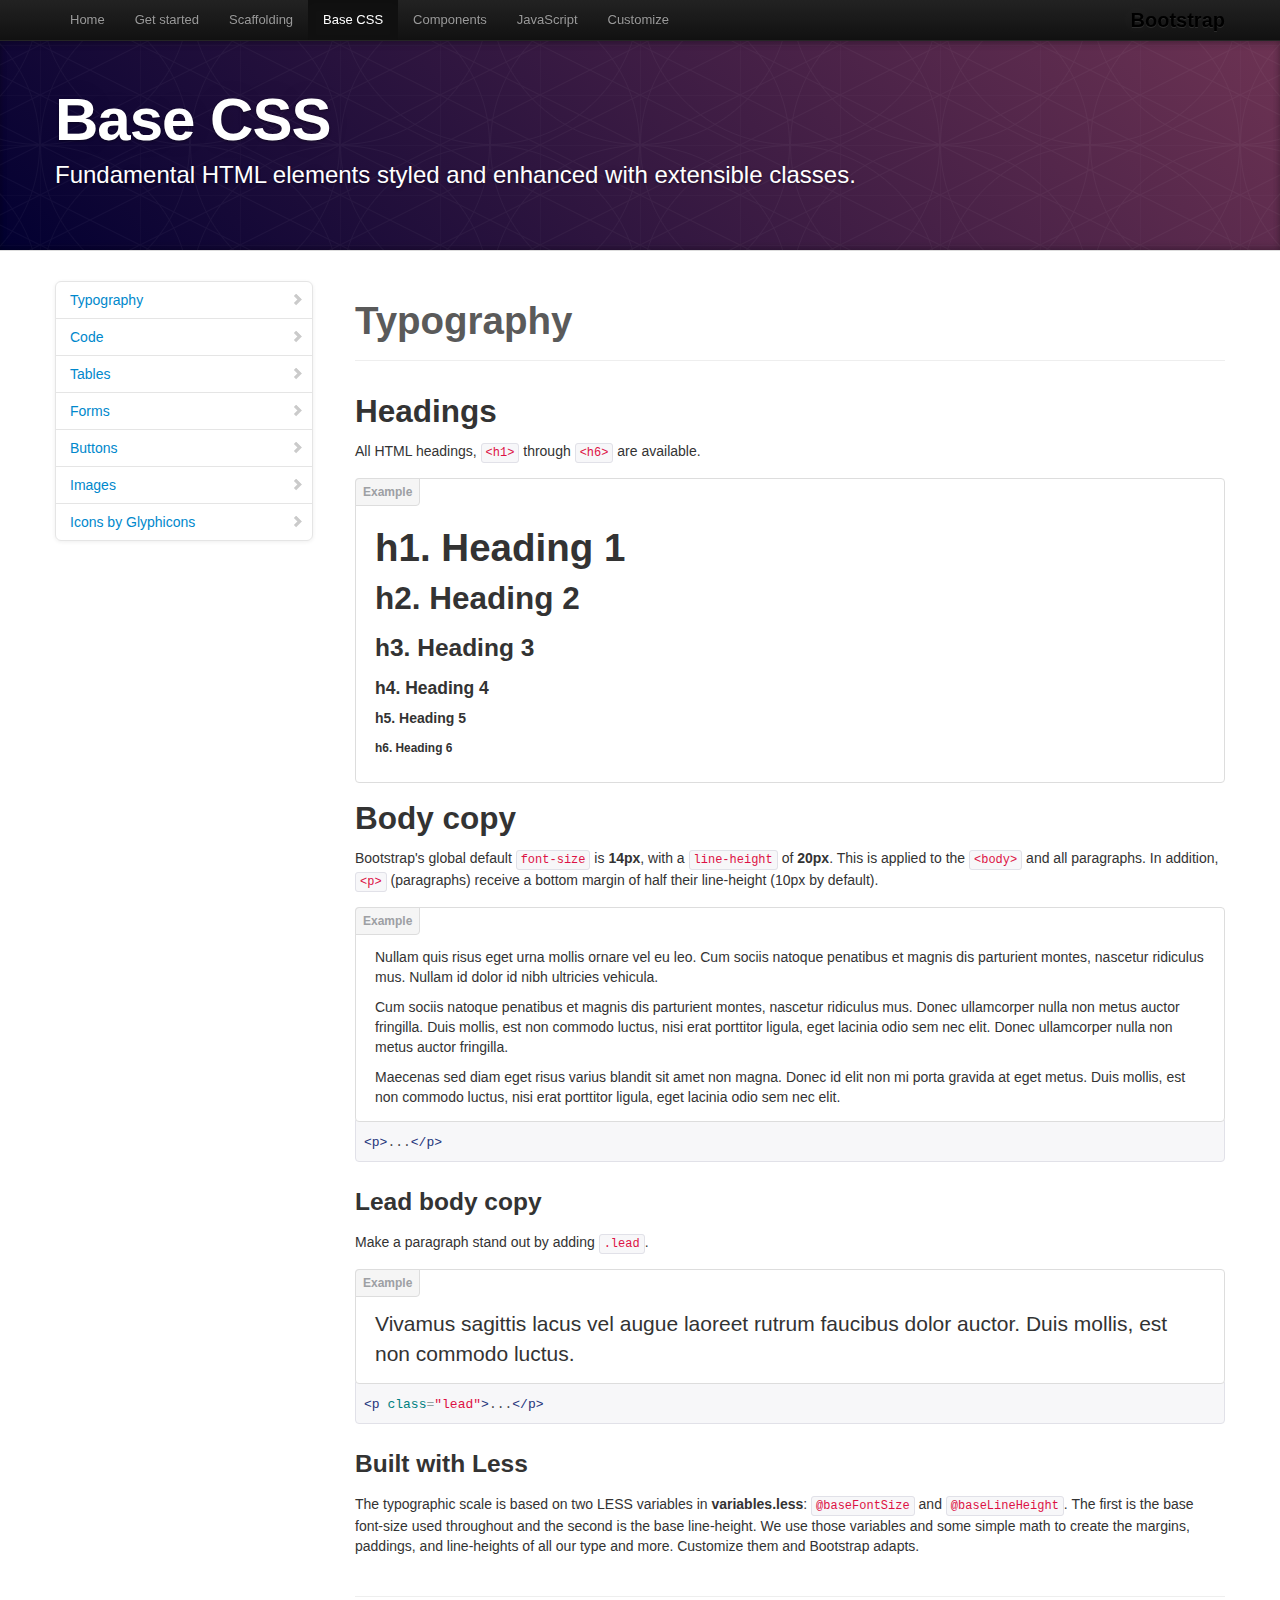
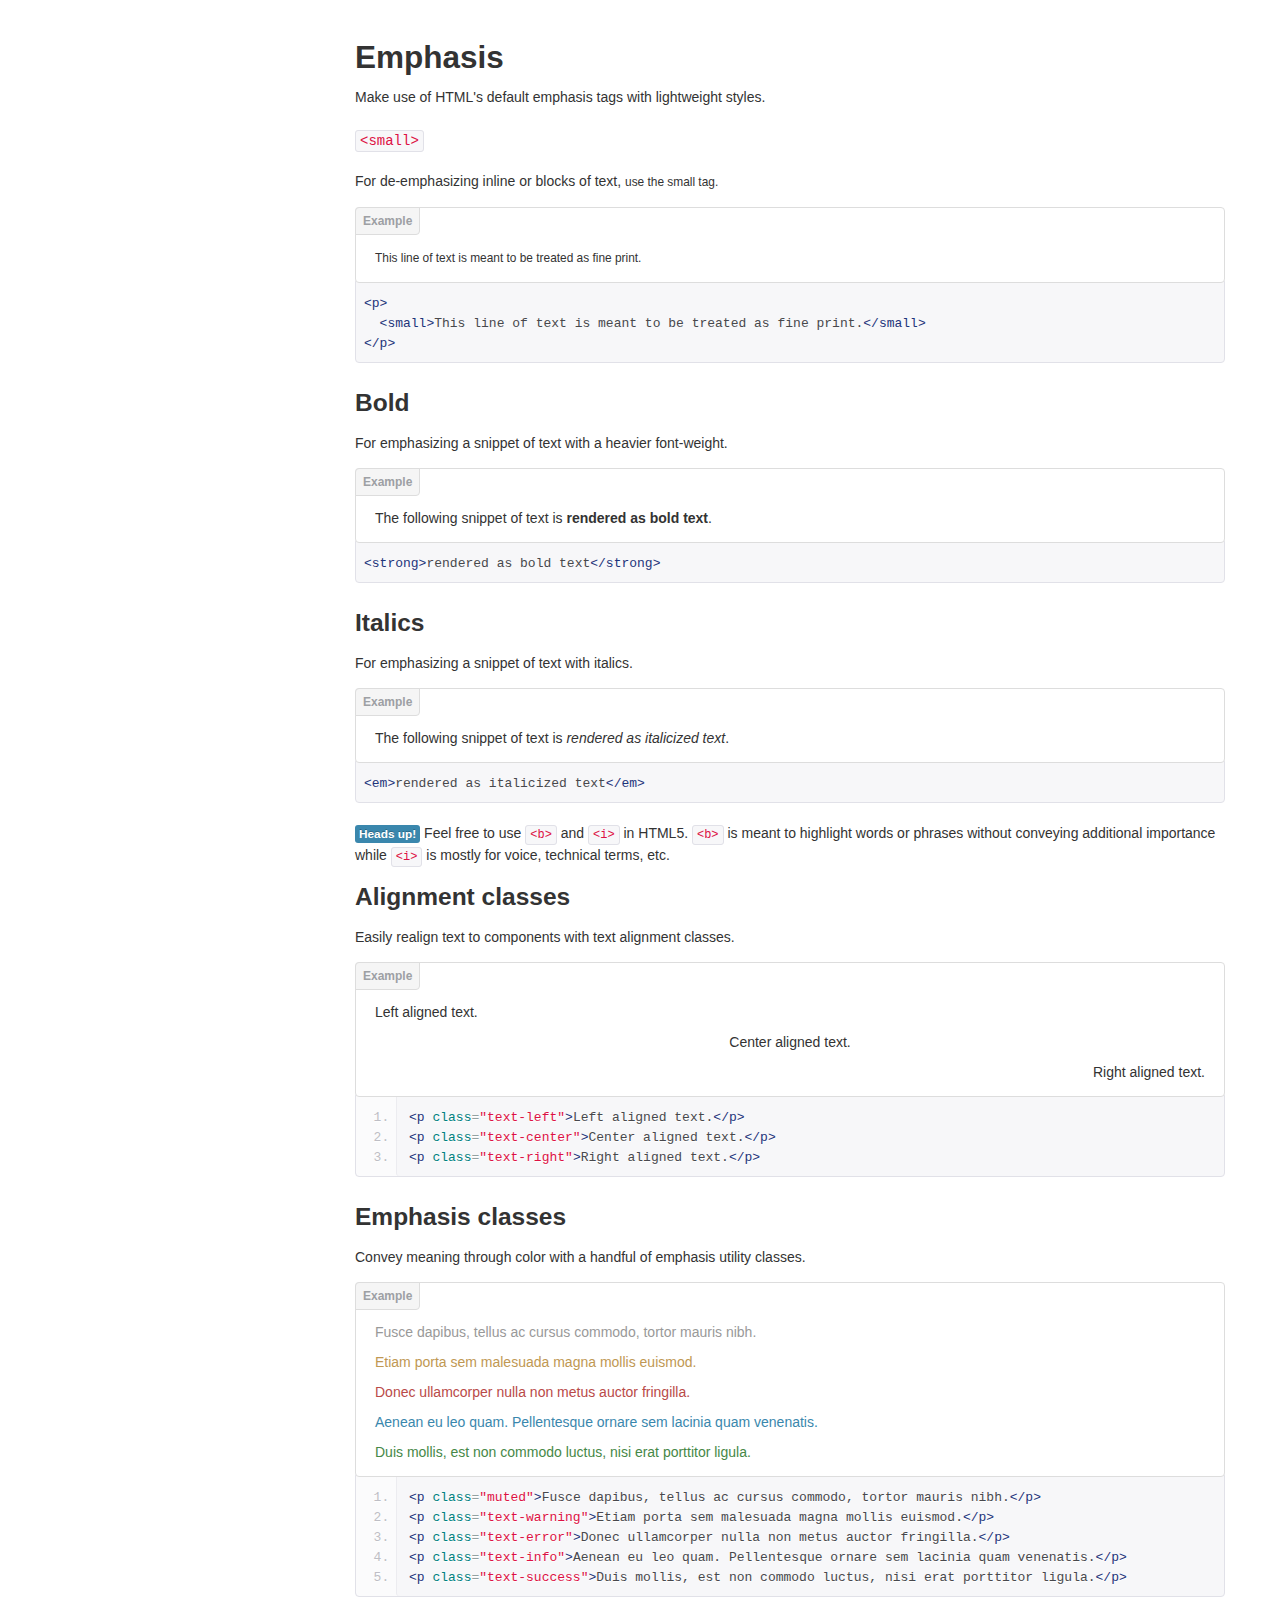
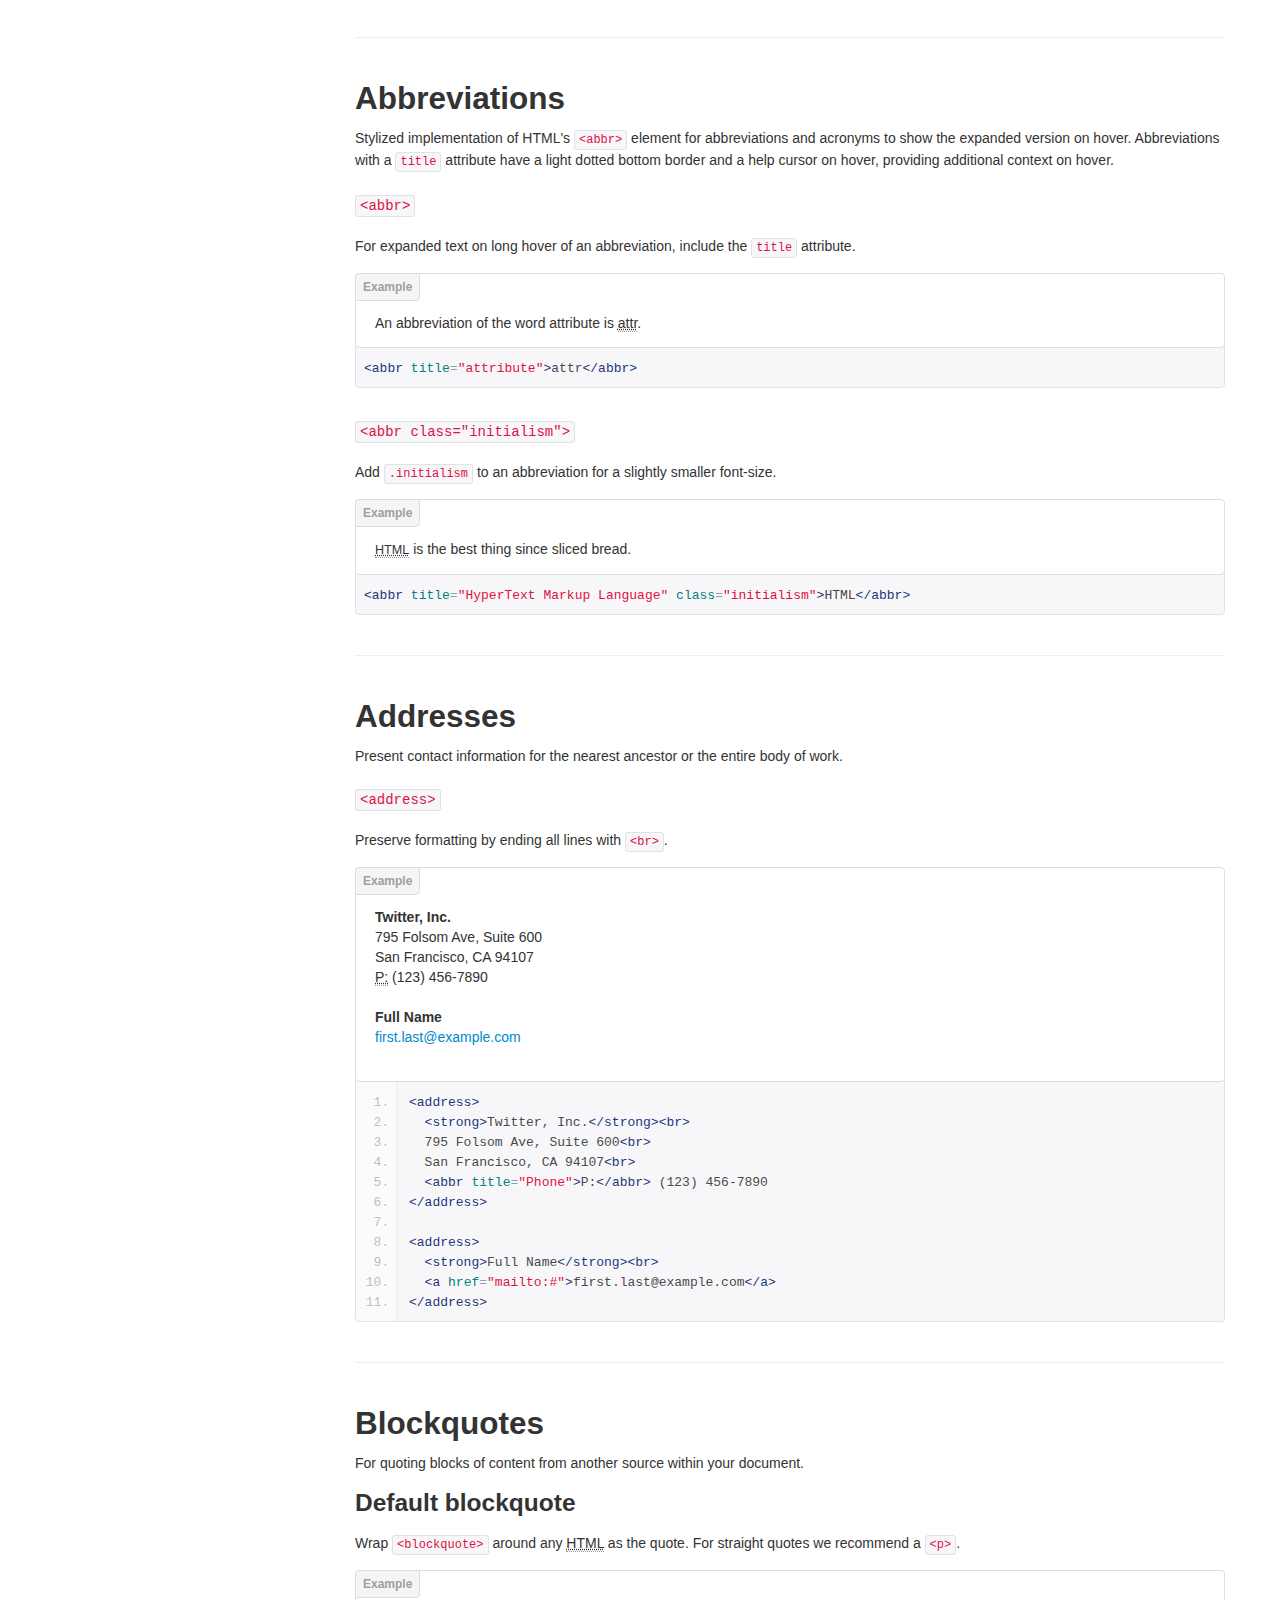
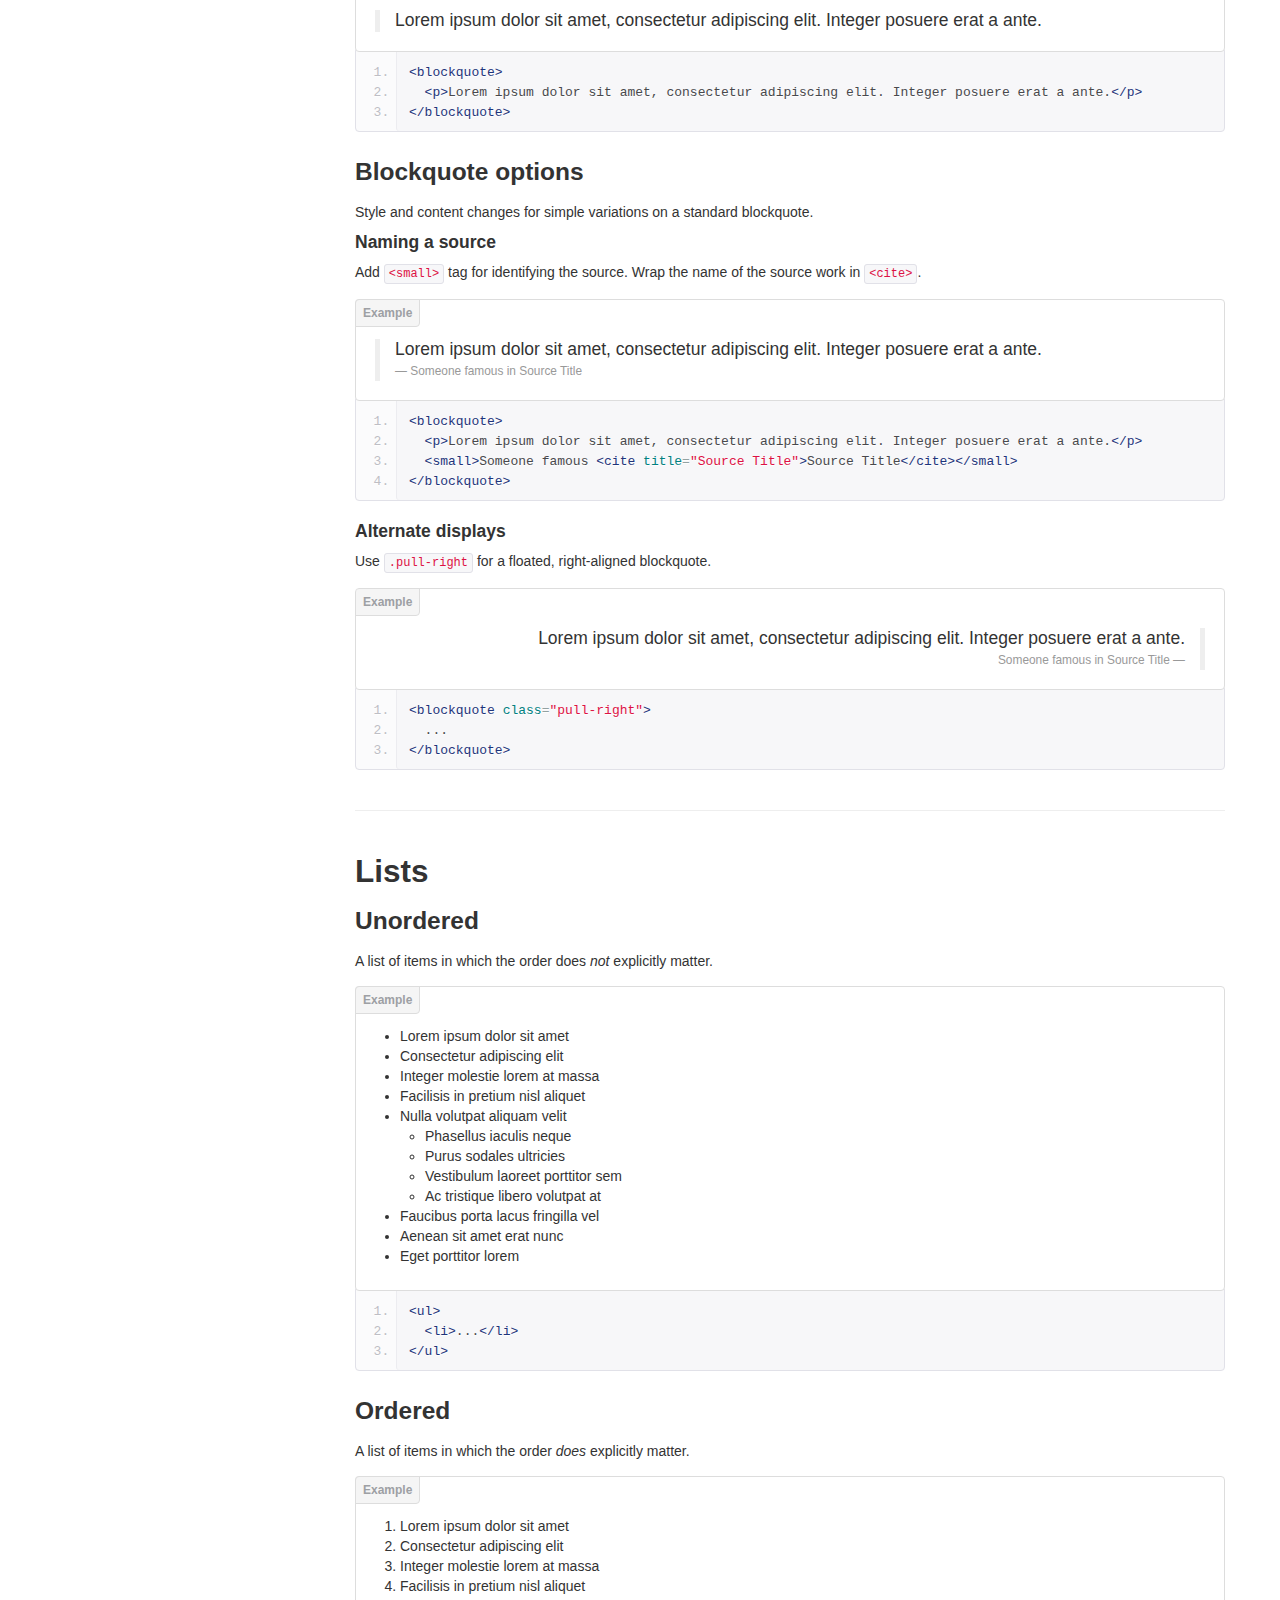
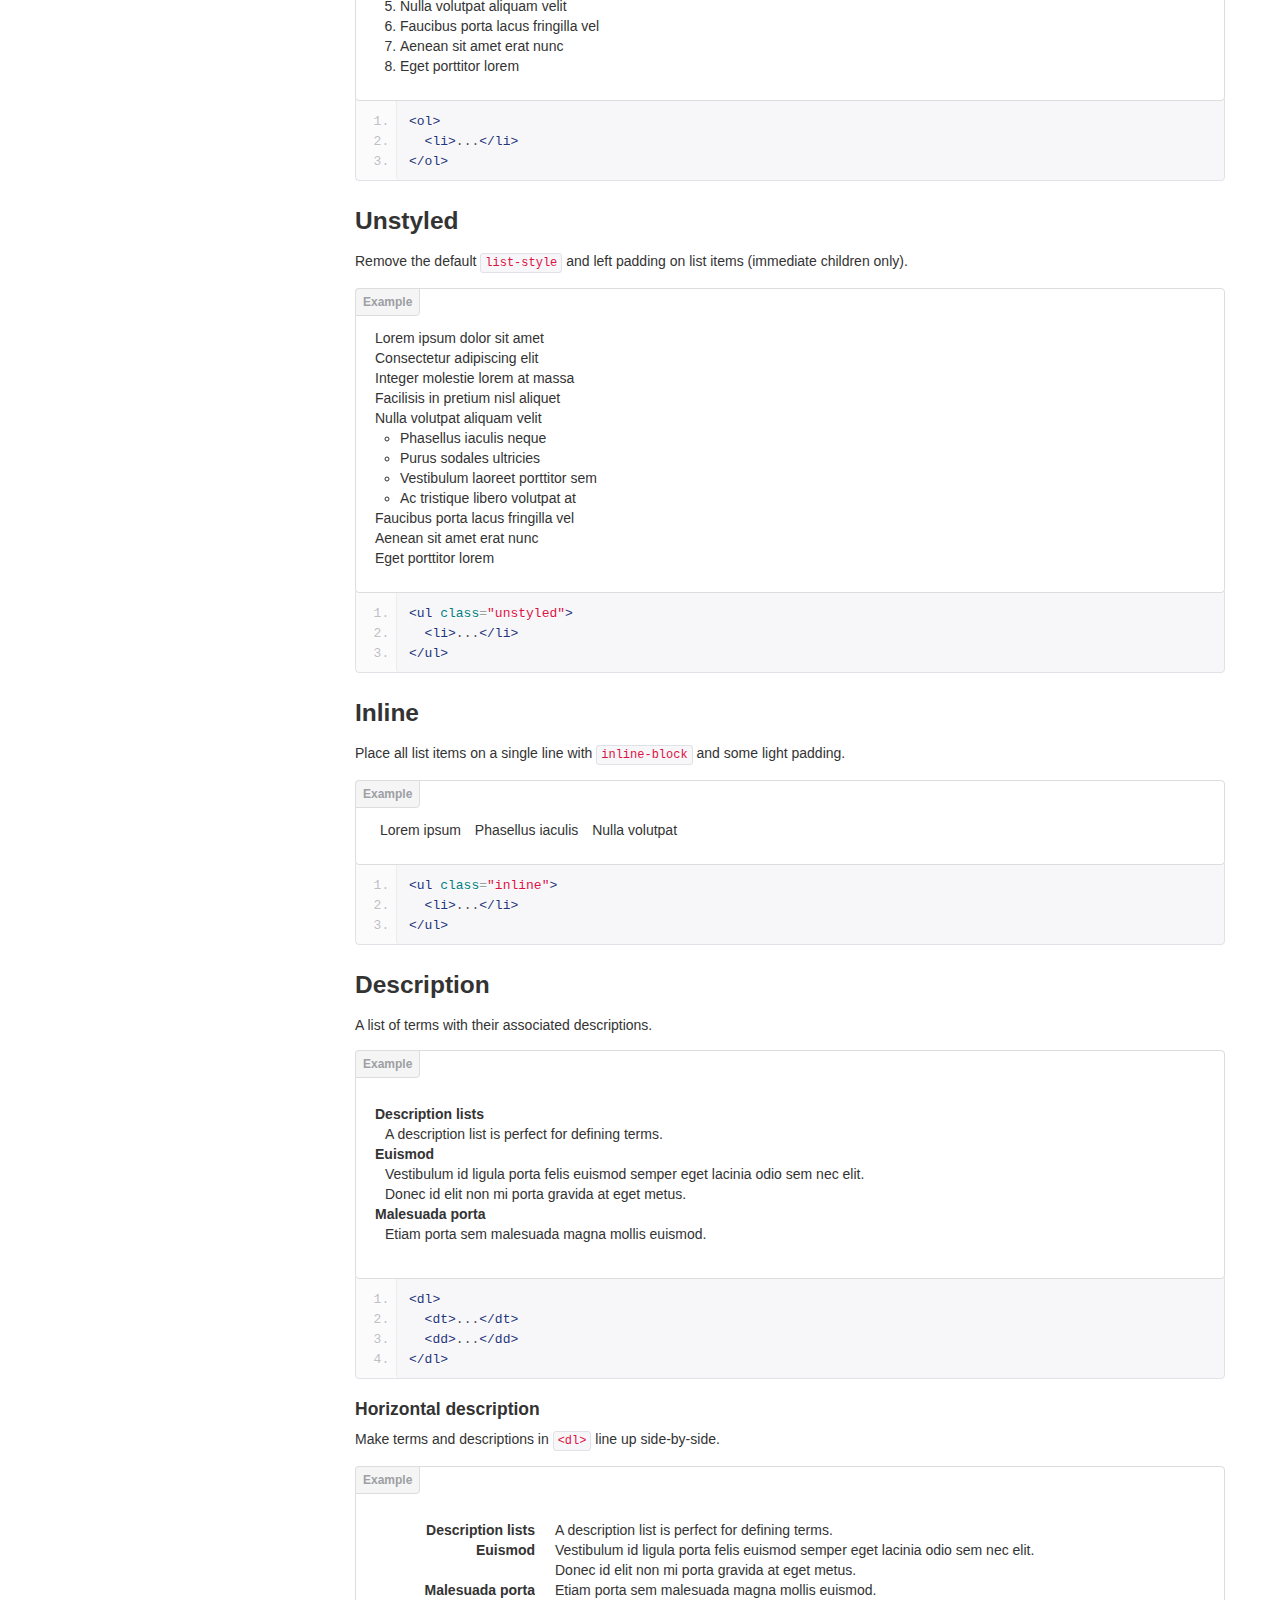
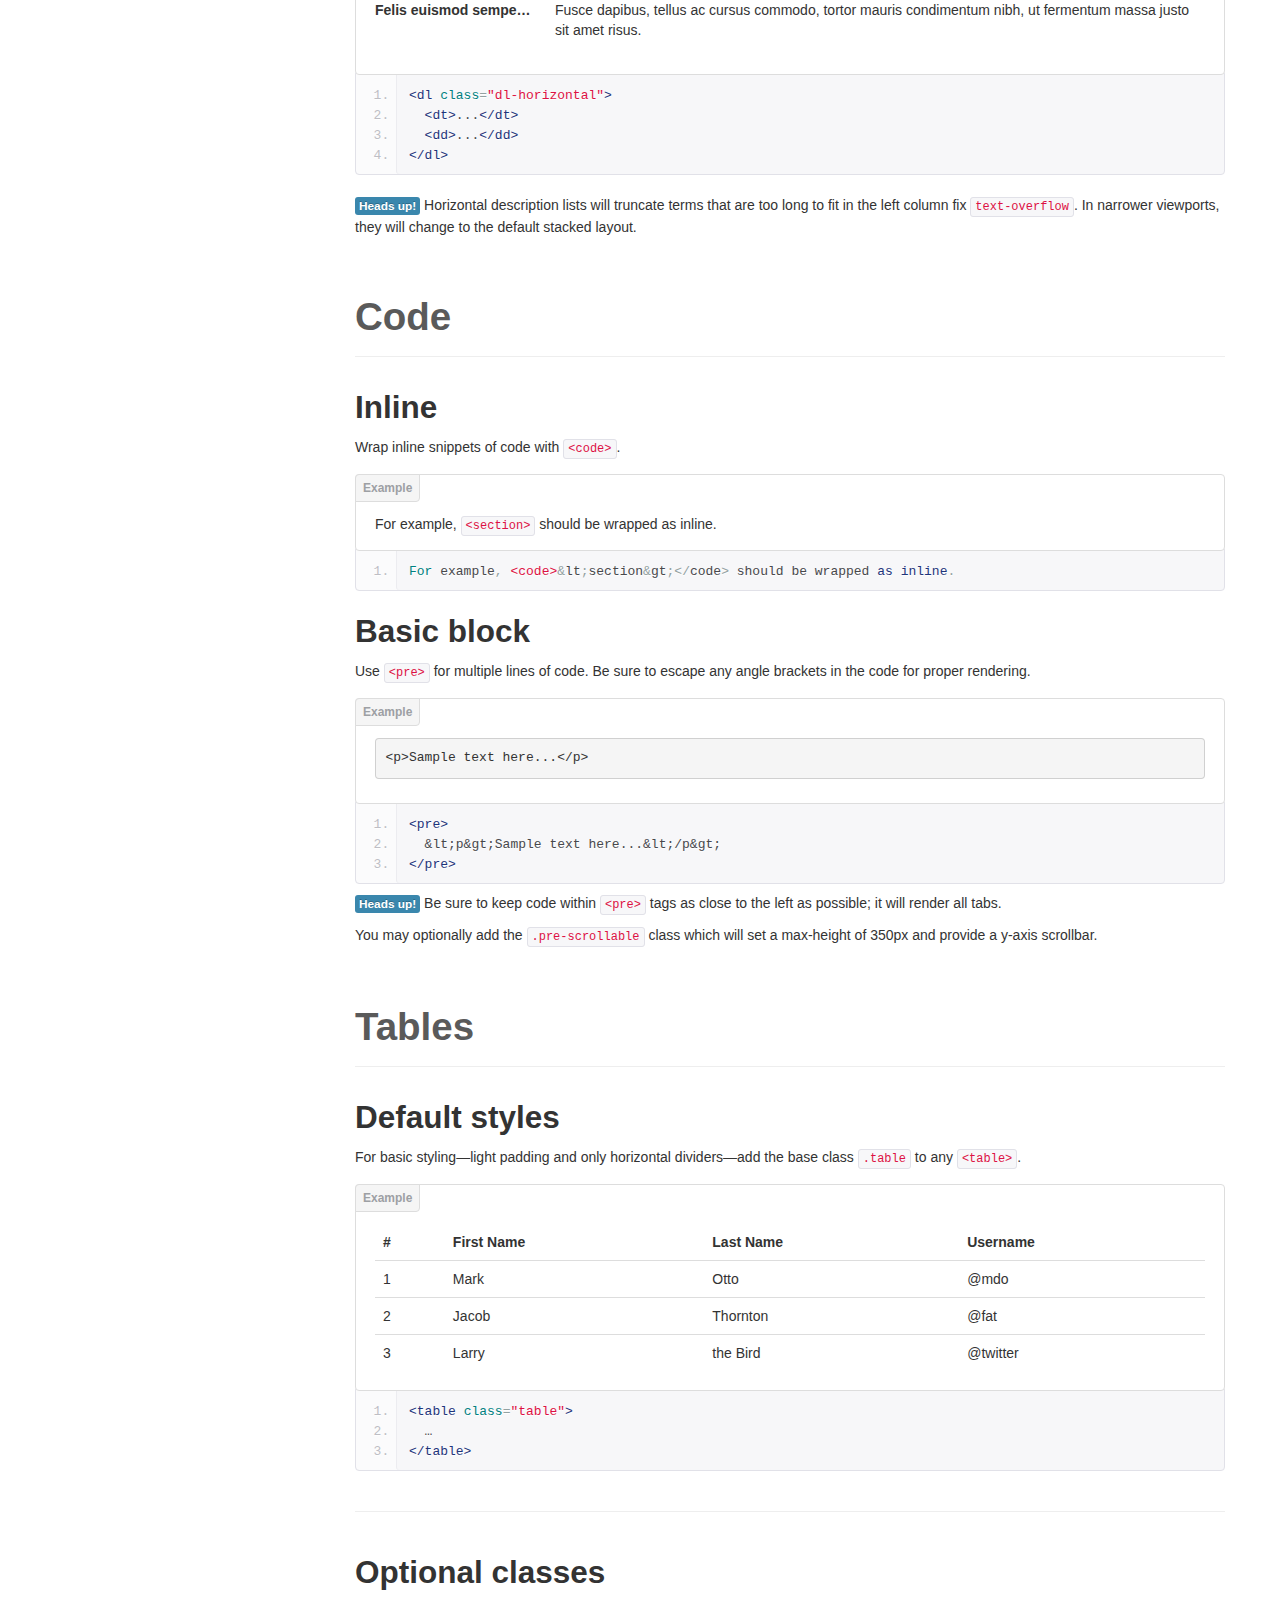
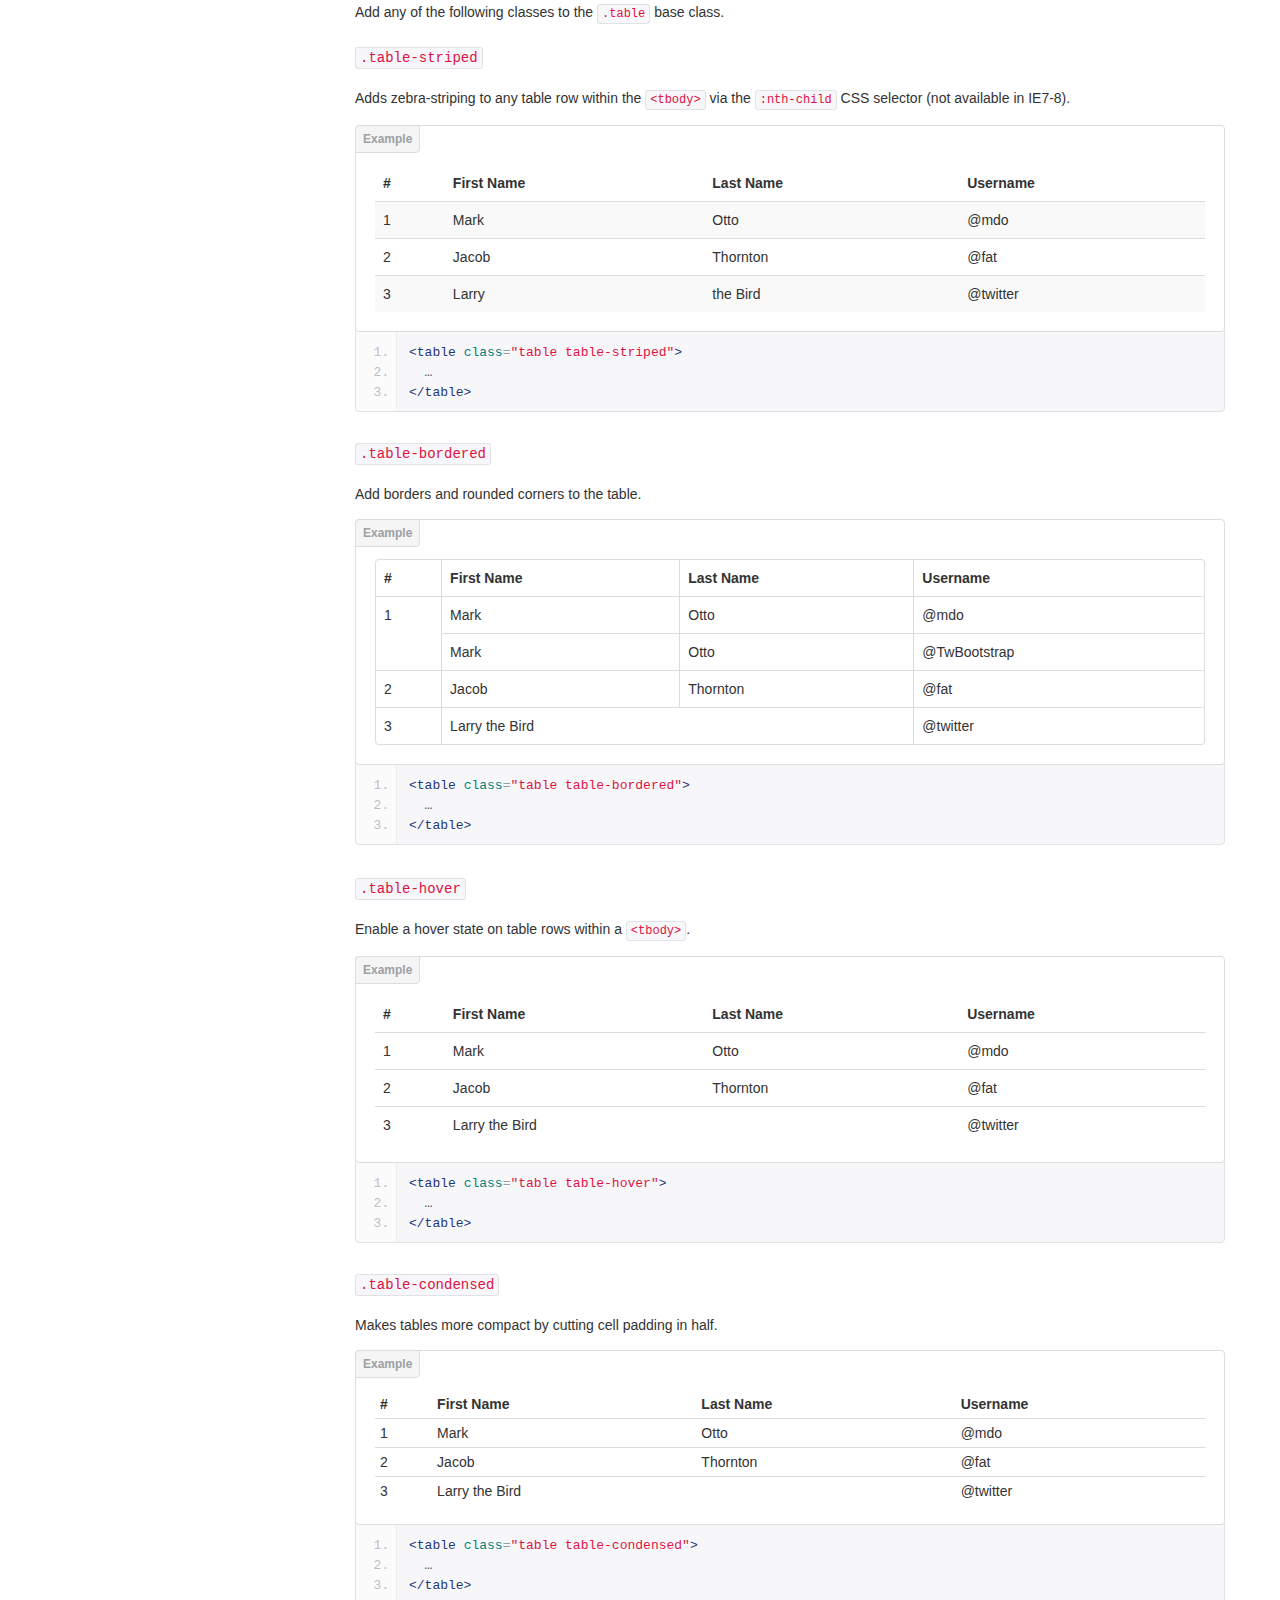
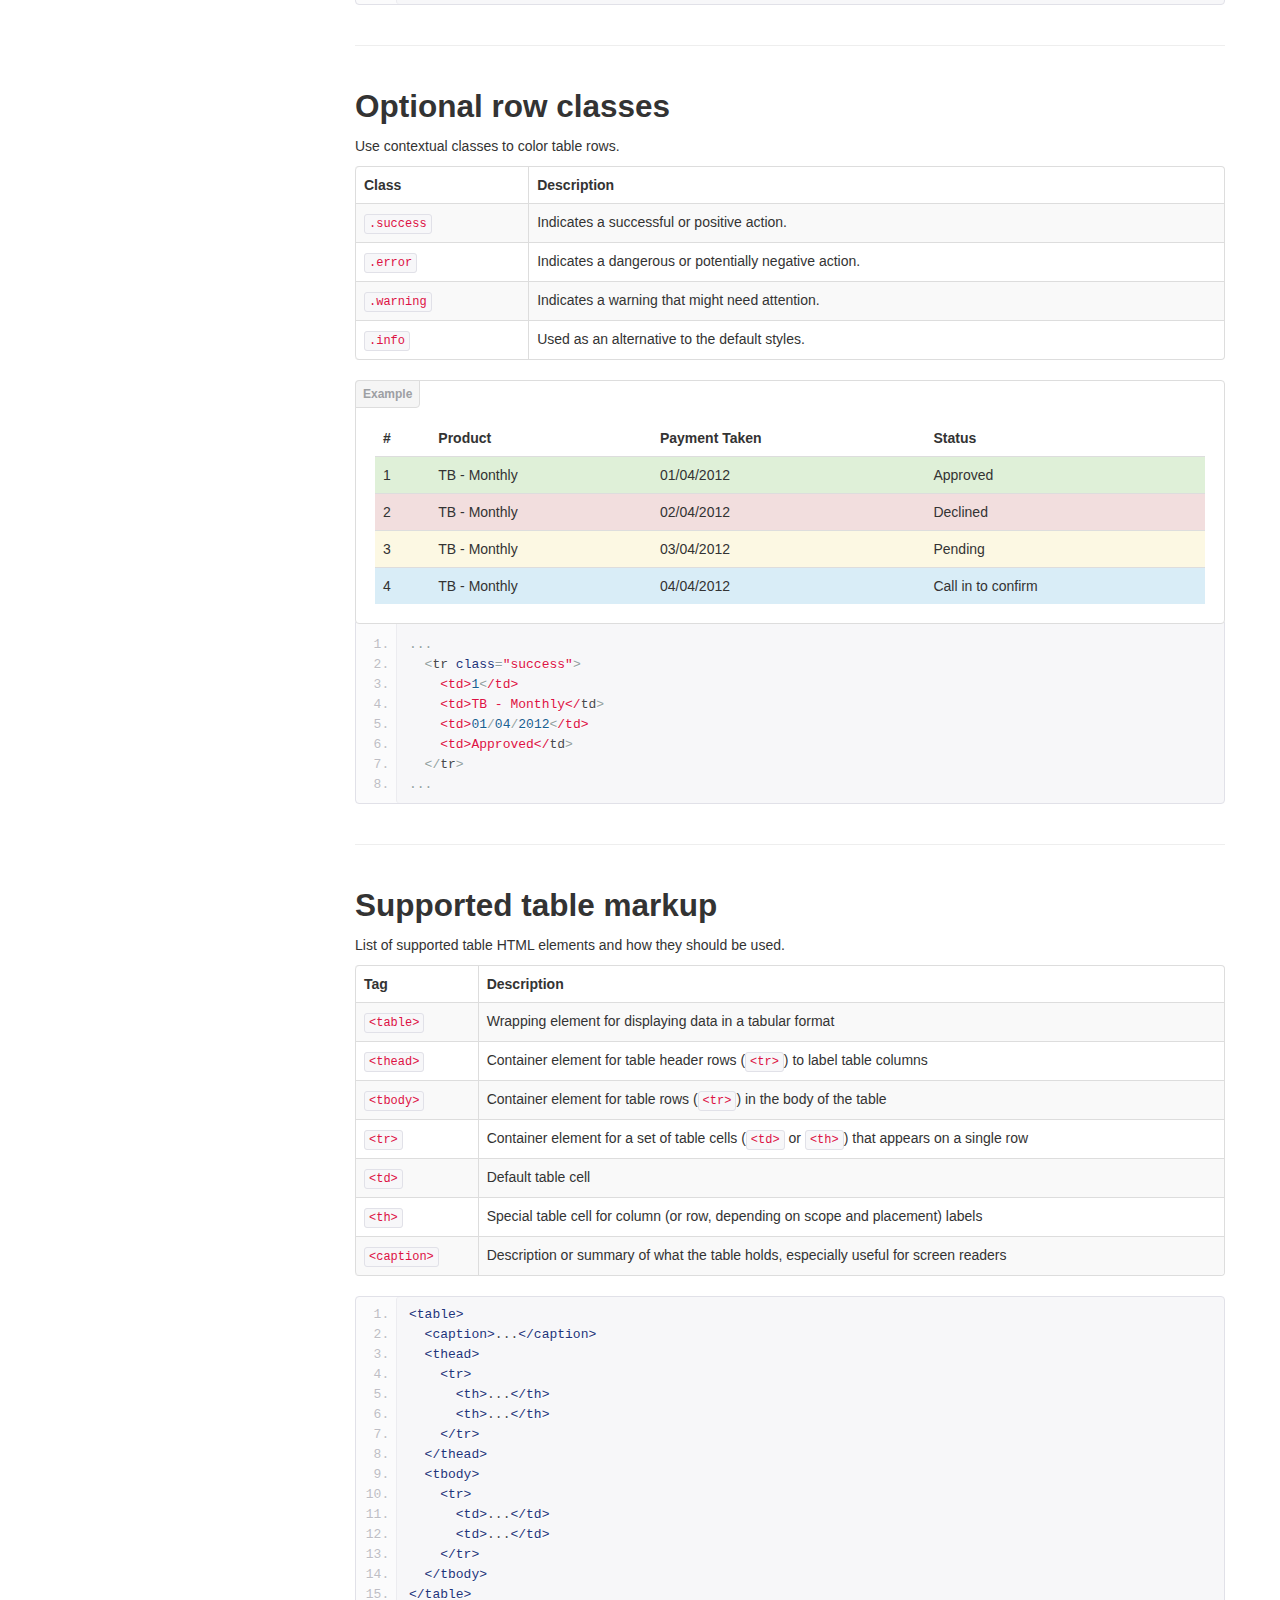
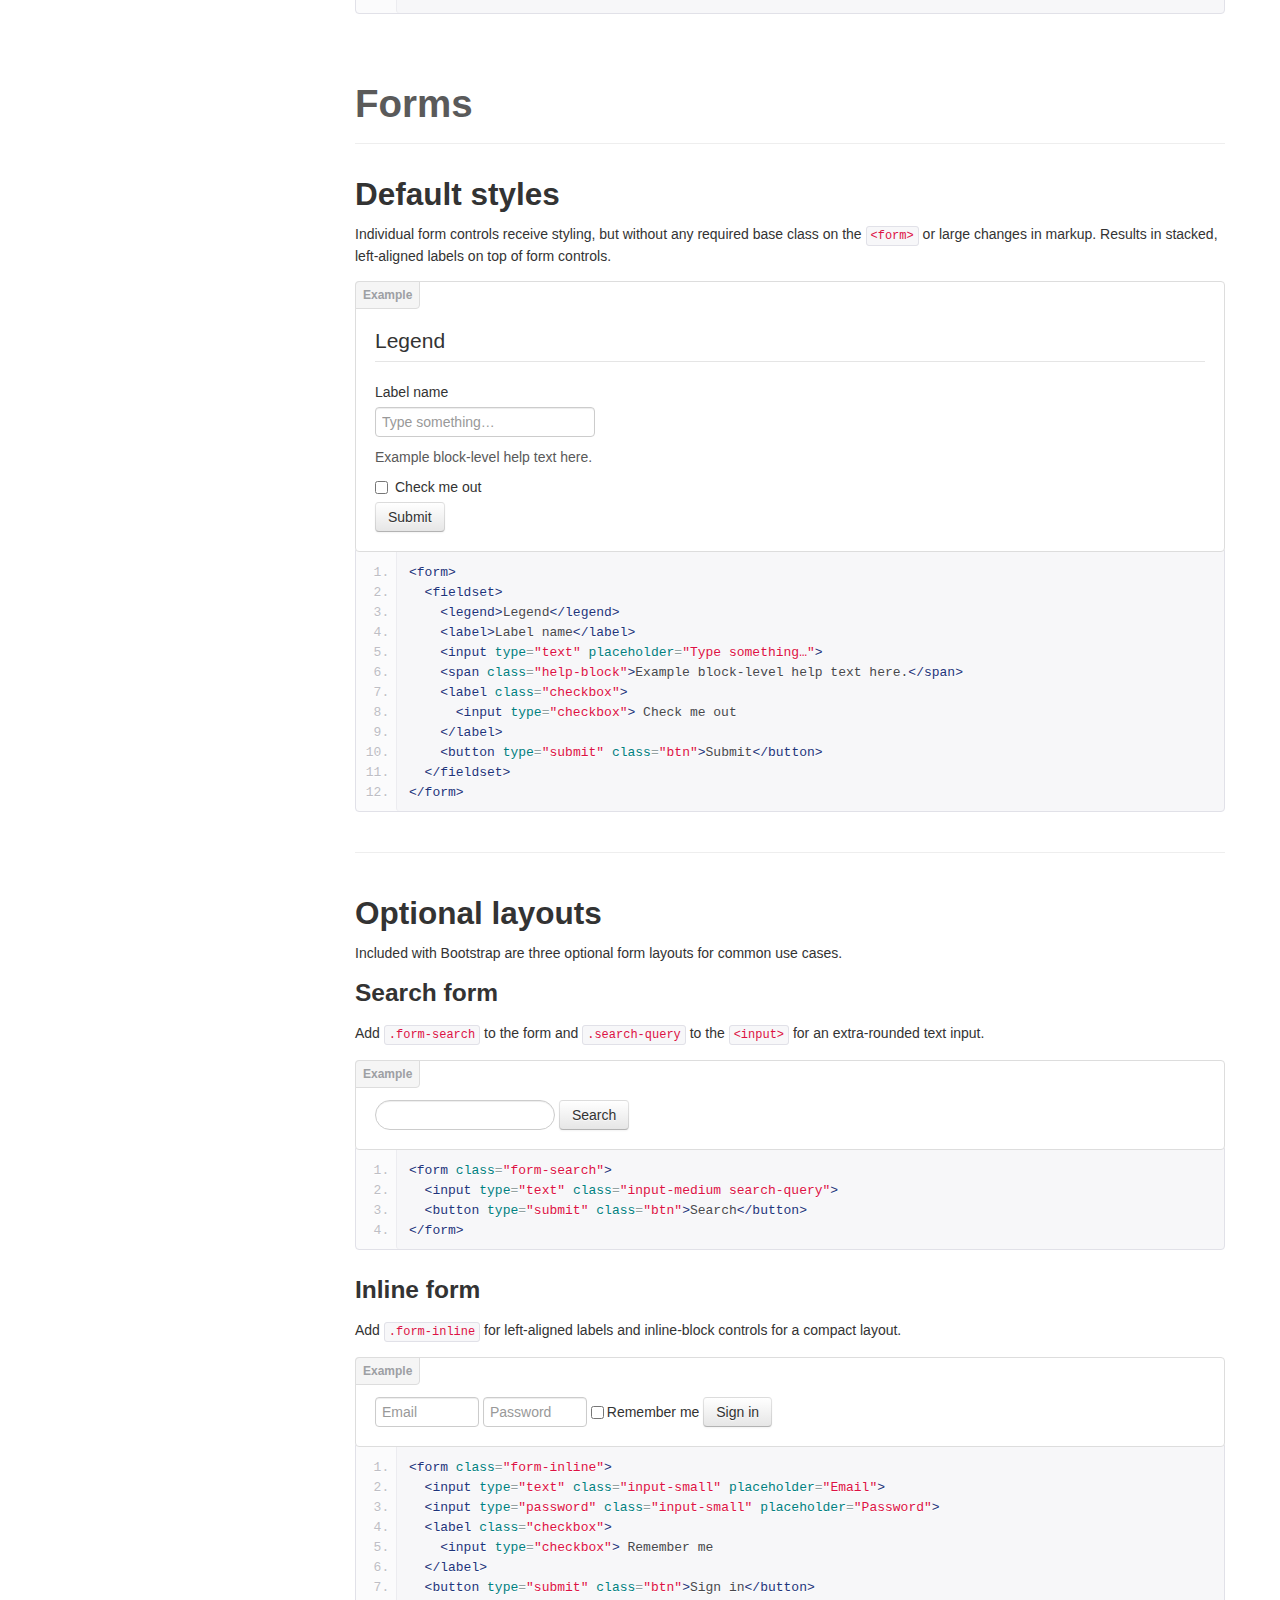
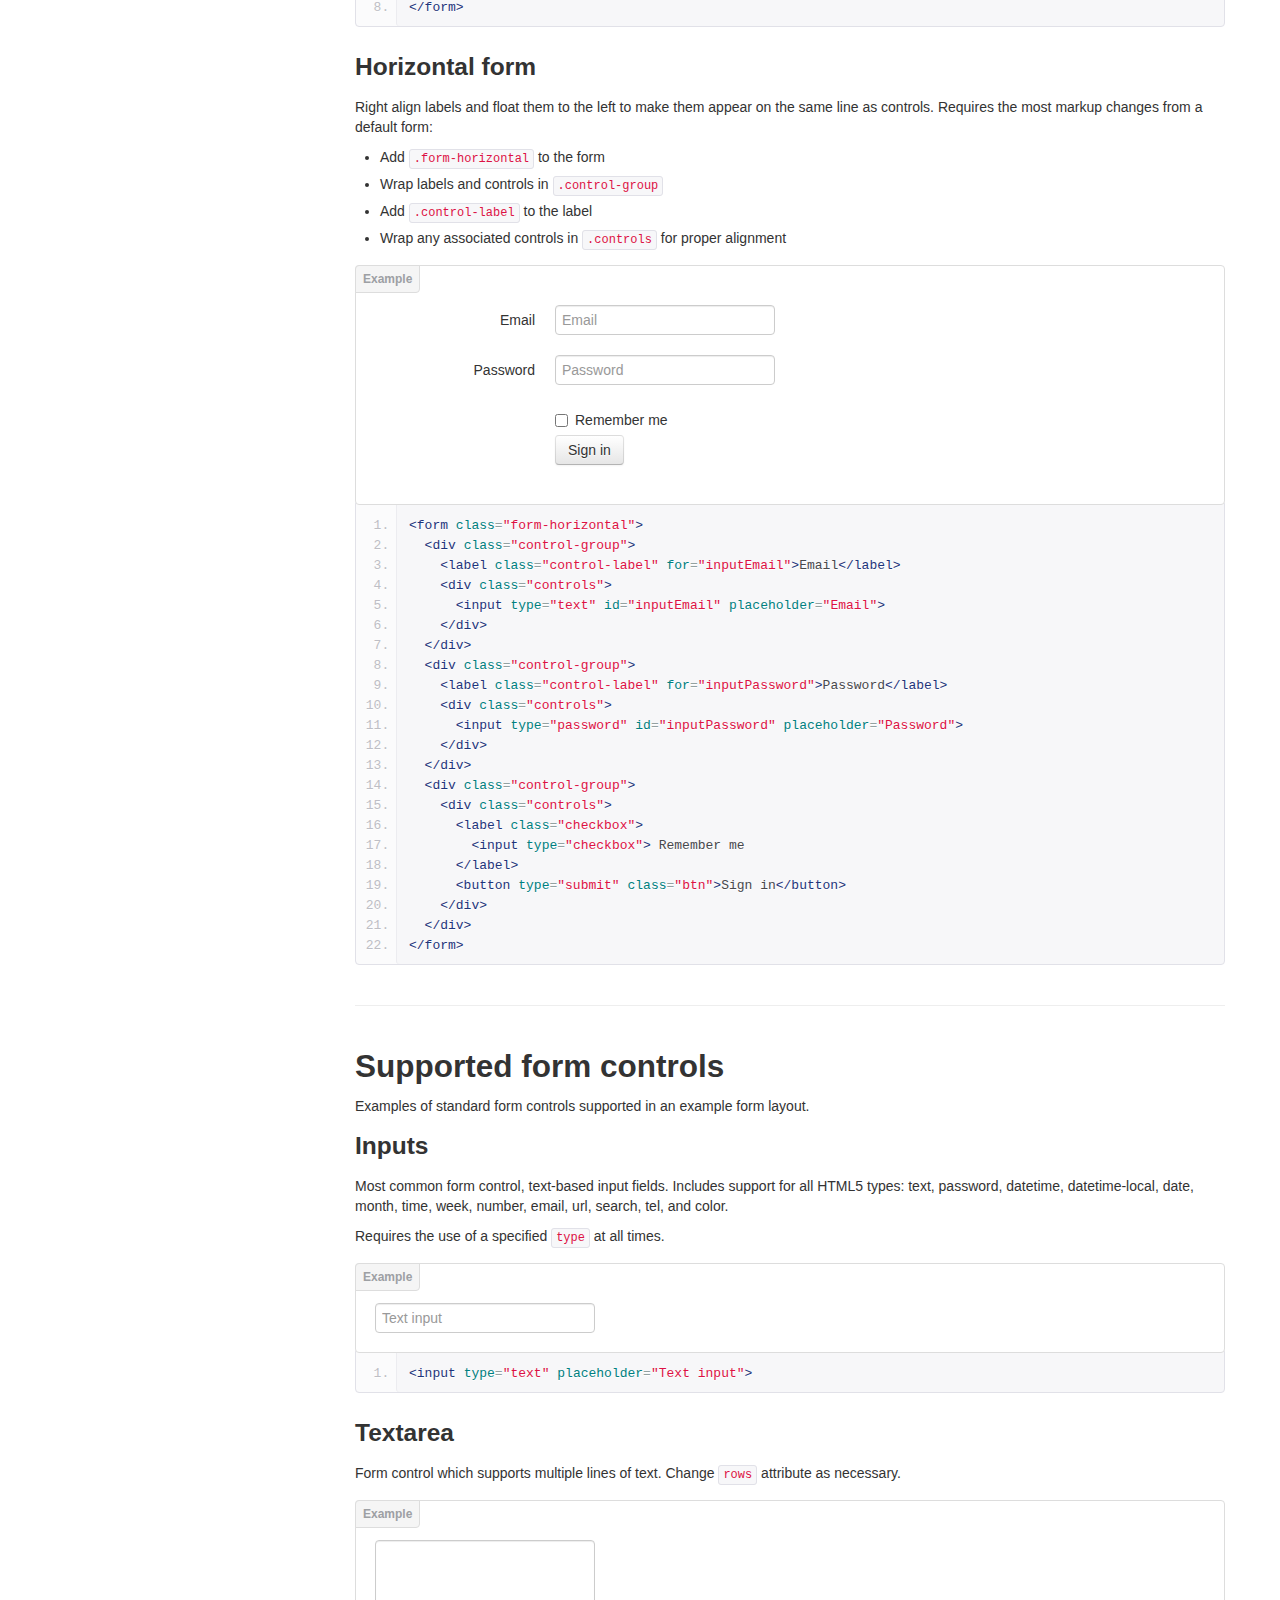
<file: swatchmaker/bootstrap/docs/base-css.html>
<!DOCTYPE html>
<html lang="en">
  <head>
    <meta charset="utf-8">
    <title>Base · Bootstrap</title>
    <meta name="viewport" content="width=device-width, initial-scale=1.0">
    <meta name="description" content="">
    <meta name="author" content="">

    <!-- Le styles -->
    <link href="assets/css/bootstrap.css" rel="stylesheet">
    <link href="assets/css/bootstrap-responsive.css" rel="stylesheet">
    <link href="assets/css/docs.css" rel="stylesheet">
    <link href="assets/js/google-code-prettify/prettify.css" rel="stylesheet">

    <!-- Le HTML5 shim, for IE6-8 support of HTML5 elements -->
    <!--[if lt IE 9]>
      <script src="assets/js/html5shiv.js"></script>
    <![endif]-->

    <!-- Le fav and touch icons -->
    <link rel="apple-touch-icon-precomposed" sizes="144x144" href="assets/ico/apple-touch-icon-144-precomposed.png">
    <link rel="apple-touch-icon-precomposed" sizes="114x114" href="assets/ico/apple-touch-icon-114-precomposed.png">
      <link rel="apple-touch-icon-precomposed" sizes="72x72" href="assets/ico/apple-touch-icon-72-precomposed.png">
                    <link rel="apple-touch-icon-precomposed" href="assets/ico/apple-touch-icon-57-precomposed.png">
                                   <link rel="shortcut icon" href="assets/ico/favicon.png">

    <script type="text/javascript">
      var _gaq = _gaq || [];
      _gaq.push(['_setAccount', 'UA-146052-10']);
      _gaq.push(['_trackPageview']);
      (function() {
        var ga = document.createElement('script'); ga.type = 'text/javascript'; ga.async = true;
        ga.src = ('https:' == document.location.protocol ? 'https://ssl' : 'http://www') + '.google-analytics.com/ga.js';
        var s = document.getElementsByTagName('script')[0]; s.parentNode.insertBefore(ga, s);
      })();
    </script>
  </head>

  <body data-spy="scroll" data-target=".bs-docs-sidebar">

    <!-- Navbar
    ================================================== -->
    <div class="navbar navbar-inverse navbar-fixed-top">
      <div class="navbar-inner">
        <div class="container">
          <button type="button" class="btn btn-navbar" data-toggle="collapse" data-target=".nav-collapse">
            <span class="icon-bar"></span>
            <span class="icon-bar"></span>
            <span class="icon-bar"></span>
          </button>
          <a class="brand" href="./index.html">Bootstrap</a>
          <div class="nav-collapse collapse">
            <ul class="nav">
              <li class="">
                <a href="./index.html">Home</a>
              </li>
              <li class="">
                <a href="./getting-started.html">Get started</a>
              </li>
              <li class="">
                <a href="./scaffolding.html">Scaffolding</a>
              </li>
              <li class="active">
                <a href="./base-css.html">Base CSS</a>
              </li>
              <li class="">
                <a href="./components.html">Components</a>
              </li>
              <li class="">
                <a href="./javascript.html">JavaScript</a>
              </li>
              <li class="">
                <a href="./customize.html">Customize</a>
              </li>
            </ul>
          </div>
        </div>
      </div>
    </div>

<!-- Subhead
================================================== -->
<header class="jumbotron subhead" id="overview">
  <div class="container">
    <h1>Base CSS</h1>
    <p class="lead">Fundamental HTML elements styled and enhanced with extensible classes.</p>
  </div>
</header>


  <div class="container">

    <!-- Docs nav
    ================================================== -->
    <div class="row">
      <div class="span3 bs-docs-sidebar">
        <ul class="nav nav-list bs-docs-sidenav">
          <li><a href="#typography"><i class="icon-chevron-right"></i> Typography</a></li>
          <li><a href="#code"><i class="icon-chevron-right"></i> Code</a></li>
          <li><a href="#tables"><i class="icon-chevron-right"></i> Tables</a></li>
          <li><a href="#forms"><i class="icon-chevron-right"></i> Forms</a></li>
          <li><a href="#buttons"><i class="icon-chevron-right"></i> Buttons</a></li>
          <li><a href="#images"><i class="icon-chevron-right"></i> Images</a></li>
          <li><a href="#icons"><i class="icon-chevron-right"></i> Icons by Glyphicons</a></li>
        </ul>
      </div>
      <div class="span9">



        <!-- Typography
        ================================================== -->
        <section id="typography">
          <div class="page-header">
            <h1>Typography</h1>
          </div>

          <h2 id="headings">Headings</h2>
          <p>All HTML headings, <code>&lt;h1&gt;</code> through <code>&lt;h6&gt;</code> are available.</p>
          <div class="bs-docs-example">
            <h1>h1. Heading 1</h1>
            <h2>h2. Heading 2</h2>
            <h3>h3. Heading 3</h3>
            <h4>h4. Heading 4</h4>
            <h5>h5. Heading 5</h5>
            <h6>h6. Heading 6</h6>
          </div>

          <h2 id="body-copy">Body copy</h2>
          <p>Bootstrap's global default <code>font-size</code> is <strong>14px</strong>, with a <code>line-height</code> of <strong>20px</strong>. This is applied to the <code>&lt;body&gt;</code> and all paragraphs. In addition, <code>&lt;p&gt;</code> (paragraphs) receive a bottom margin of half their line-height (10px by default).</p>
          <div class="bs-docs-example">
            <p>Nullam quis risus eget urna mollis ornare vel eu leo. Cum sociis natoque penatibus et magnis dis parturient montes, nascetur ridiculus mus. Nullam id dolor id nibh ultricies vehicula.</p>
            <p>Cum sociis natoque penatibus et magnis dis parturient montes, nascetur ridiculus mus. Donec ullamcorper nulla non metus auctor fringilla. Duis mollis, est non commodo luctus, nisi erat porttitor ligula, eget lacinia odio sem nec elit. Donec ullamcorper nulla non metus auctor fringilla.</p>
            <p>Maecenas sed diam eget risus varius blandit sit amet non magna. Donec id elit non mi porta gravida at eget metus. Duis mollis, est non commodo luctus, nisi erat porttitor ligula, eget lacinia odio sem nec elit.</p>
          </div>
          <pre class="prettyprint">&lt;p&gt;...&lt;/p&gt;</pre>

          <h3>Lead body copy</h3>
          <p>Make a paragraph stand out by adding <code>.lead</code>.</p>
          <div class="bs-docs-example">
            <p class="lead">Vivamus sagittis lacus vel augue laoreet rutrum faucibus dolor auctor. Duis mollis, est non commodo luctus.</p>
          </div>
          <pre class="prettyprint">&lt;p class="lead"&gt;...&lt;/p&gt;</pre>

          <h3>Built with Less</h3>
          <p>The typographic scale is based on two LESS variables in <strong>variables.less</strong>: <code>@baseFontSize</code> and <code>@baseLineHeight</code>. The first is the base font-size used throughout and the second is the base line-height. We use those variables and some simple math to create the margins, paddings, and line-heights of all our type and more. Customize them and Bootstrap adapts.</p>


          <hr class="bs-docs-separator">


          <h2 id="emphasis">Emphasis</h2>
          <p>Make use of HTML's default emphasis tags with lightweight styles.</p>

          <h3><code>&lt;small&gt;</code></h3>
          <p>For de-emphasizing inline or blocks of text, <small>use the small tag.</small></p>
          <div class="bs-docs-example">
            <p><small>This line of text is meant to be treated as fine print.</small></p>
          </div>
<pre class="prettyprint">
&lt;p&gt;
  &lt;small&gt;This line of text is meant to be treated as fine print.&lt;/small&gt;
&lt;/p&gt;
</pre>

          <h3>Bold</h3>
          <p>For emphasizing a snippet of text with a heavier font-weight.</p>
          <div class="bs-docs-example">
            <p>The following snippet of text is <strong>rendered as bold text</strong>.</p>
          </div>
          <pre class="prettyprint">&lt;strong&gt;rendered as bold text&lt;/strong&gt;</pre>

          <h3>Italics</h3>
          <p>For emphasizing a snippet of text with italics.</p>
          <div class="bs-docs-example">
            <p>The following snippet of text is <em>rendered as italicized text</em>.</p>
          </div>
          <pre class="prettyprint">&lt;em&gt;rendered as italicized text&lt;/em&gt;</pre>

          <p><span class="label label-info">Heads up!</span> Feel free to use <code>&lt;b&gt;</code> and <code>&lt;i&gt;</code> in HTML5. <code>&lt;b&gt;</code> is meant to highlight words or phrases without conveying additional importance while <code>&lt;i&gt;</code> is mostly for voice, technical terms, etc.</p>

          <h3>Alignment classes</h3>
          <p>Easily realign text to components with text alignment classes.</p>
          <div class="bs-docs-example">
            <p class="text-left">Left aligned text.</p>
            <p class="text-center">Center aligned text.</p>
            <p class="text-right">Right aligned text.</p>
          </div>
<pre class="prettyprint linenums">
&lt;p class="text-left"&gt;Left aligned text.&lt;/p&gt;
&lt;p class="text-center"&gt;Center aligned text.&lt;/p&gt;
&lt;p class="text-right"&gt;Right aligned text.&lt;/p&gt;
</pre>

          <h3>Emphasis classes</h3>
          <p>Convey meaning through color with a handful of emphasis utility classes.</p>
          <div class="bs-docs-example">
            <p class="muted">Fusce dapibus, tellus ac cursus commodo, tortor mauris nibh.</p>
            <p class="text-warning">Etiam porta sem malesuada magna mollis euismod.</p>
            <p class="text-error">Donec ullamcorper nulla non metus auctor fringilla.</p>
            <p class="text-info">Aenean eu leo quam. Pellentesque ornare sem lacinia quam venenatis.</p>
            <p class="text-success">Duis mollis, est non commodo luctus, nisi erat porttitor ligula.</p>
          </div>
<pre class="prettyprint linenums">
&lt;p class="muted"&gt;Fusce dapibus, tellus ac cursus commodo, tortor mauris nibh.&lt;/p&gt;
&lt;p class="text-warning"&gt;Etiam porta sem malesuada magna mollis euismod.&lt;/p&gt;
&lt;p class="text-error"&gt;Donec ullamcorper nulla non metus auctor fringilla.&lt;/p&gt;
&lt;p class="text-info"&gt;Aenean eu leo quam. Pellentesque ornare sem lacinia quam venenatis.&lt;/p&gt;
&lt;p class="text-success"&gt;Duis mollis, est non commodo luctus, nisi erat porttitor ligula.&lt;/p&gt;
</pre>


          <hr class="bs-docs-separator">


          <h2 id="abbreviations">Abbreviations</h2>
          <p>Stylized implementation of HTML's <code>&lt;abbr&gt;</code> element for abbreviations and acronyms to show the expanded version on hover. Abbreviations with a <code>title</code> attribute have a light dotted bottom border and a help cursor on hover, providing additional context on hover.</p>

          <h3><code>&lt;abbr&gt;</code></h3>
          <p>For expanded text on long hover of an abbreviation, include the <code>title</code> attribute.</p>
          <div class="bs-docs-example">
            <p>An abbreviation of the word attribute is <abbr title="attribute">attr</abbr>.</p>
          </div>
          <pre class="prettyprint">&lt;abbr title="attribute"&gt;attr&lt;/abbr&gt;</pre>

          <h3><code>&lt;abbr class="initialism"&gt;</code></h3>
          <p>Add <code>.initialism</code> to an abbreviation for a slightly smaller font-size.</p>
          <div class="bs-docs-example">
            <p><abbr title="HyperText Markup Language" class="initialism">HTML</abbr> is the best thing since sliced bread.</p>
          </div>
          <pre class="prettyprint">&lt;abbr title="HyperText Markup Language" class="initialism"&gt;HTML&lt;/abbr&gt;</pre>


          <hr class="bs-docs-separator">


          <h2 id="addresses">Addresses</h2>
          <p>Present contact information for the nearest ancestor or the entire body of work.</p>

          <h3><code>&lt;address&gt;</code></h3>
          <p>Preserve formatting by ending all lines with <code>&lt;br&gt;</code>.</p>
          <div class="bs-docs-example">
            <address>
              <strong>Twitter, Inc.</strong><br>
              795 Folsom Ave, Suite 600<br>
              San Francisco, CA 94107<br>
              <abbr title="Phone">P:</abbr> (123) 456-7890
            </address>
            <address>
              <strong>Full Name</strong><br>
              <a href="mailto:#">first.last@example.com</a>
            </address>
          </div>
<pre class="prettyprint linenums">
&lt;address&gt;
  &lt;strong&gt;Twitter, Inc.&lt;/strong&gt;&lt;br&gt;
  795 Folsom Ave, Suite 600&lt;br&gt;
  San Francisco, CA 94107&lt;br&gt;
  &lt;abbr title="Phone"&gt;P:&lt;/abbr&gt; (123) 456-7890
&lt;/address&gt;

&lt;address&gt;
  &lt;strong&gt;Full Name&lt;/strong&gt;&lt;br&gt;
  &lt;a href="mailto:#"&gt;first.last@example.com&lt;/a&gt;
&lt;/address&gt;
</pre>


          <hr class="bs-docs-separator">


          <h2 id="blockquotes">Blockquotes</h2>
          <p>For quoting blocks of content from another source within your document.</p>

          <h3>Default blockquote</h3>
          <p>Wrap <code>&lt;blockquote&gt;</code> around any <abbr title="HyperText Markup Language">HTML</abbr> as the quote. For straight quotes we recommend a <code>&lt;p&gt;</code>.</p>
          <div class="bs-docs-example">
            <blockquote>
              <p>Lorem ipsum dolor sit amet, consectetur adipiscing elit. Integer posuere erat a ante.</p>
            </blockquote>
          </div>
<pre class="prettyprint linenums">
&lt;blockquote&gt;
  &lt;p&gt;Lorem ipsum dolor sit amet, consectetur adipiscing elit. Integer posuere erat a ante.&lt;/p&gt;
&lt;/blockquote&gt;
</pre>

          <h3>Blockquote options</h3>
          <p>Style and content changes for simple variations on a standard blockquote.</p>

          <h4>Naming a source</h4>
          <p>Add <code>&lt;small&gt;</code> tag for identifying the source. Wrap the name of the source work in <code>&lt;cite&gt;</code>.</p>
          <div class="bs-docs-example">
            <blockquote>
              <p>Lorem ipsum dolor sit amet, consectetur adipiscing elit. Integer posuere erat a ante.</p>
              <small>Someone famous in <cite title="Source Title">Source Title</cite></small>
            </blockquote>
          </div>
<pre class="prettyprint linenums">
&lt;blockquote&gt;
  &lt;p&gt;Lorem ipsum dolor sit amet, consectetur adipiscing elit. Integer posuere erat a ante.&lt;/p&gt;
  &lt;small&gt;Someone famous &lt;cite title="Source Title"&gt;Source Title&lt;/cite&gt;&lt;/small&gt;
&lt;/blockquote&gt;
</pre>

          <h4>Alternate displays</h4>
          <p>Use <code>.pull-right</code> for a floated, right-aligned blockquote.</p>
          <div class="bs-docs-example" style="overflow: hidden;">
            <blockquote class="pull-right">
              <p>Lorem ipsum dolor sit amet, consectetur adipiscing elit. Integer posuere erat a ante.</p>
              <small>Someone famous in <cite title="Source Title">Source Title</cite></small>
            </blockquote>
          </div>
<pre class="prettyprint linenums">
&lt;blockquote class="pull-right"&gt;
  ...
&lt;/blockquote&gt;
</pre>


          <hr class="bs-docs-separator">


          <!-- Lists -->
          <h2 id="lists">Lists</h2>

          <h3>Unordered</h3>
          <p>A list of items in which the order does <em>not</em> explicitly matter.</p>
          <div class="bs-docs-example">
            <ul>
              <li>Lorem ipsum dolor sit amet</li>
              <li>Consectetur adipiscing elit</li>
              <li>Integer molestie lorem at massa</li>
              <li>Facilisis in pretium nisl aliquet</li>
              <li>Nulla volutpat aliquam velit
                <ul>
                  <li>Phasellus iaculis neque</li>
                  <li>Purus sodales ultricies</li>
                  <li>Vestibulum laoreet porttitor sem</li>
                  <li>Ac tristique libero volutpat at</li>
                </ul>
              </li>
              <li>Faucibus porta lacus fringilla vel</li>
              <li>Aenean sit amet erat nunc</li>
              <li>Eget porttitor lorem</li>
            </ul>
          </div>
<pre class="prettyprint linenums">
&lt;ul&gt;
  &lt;li&gt;...&lt;/li&gt;
&lt;/ul&gt;
</pre>

          <h3>Ordered</h3>
          <p>A list of items in which the order <em>does</em> explicitly matter.</p>
          <div class="bs-docs-example">
            <ol>
              <li>Lorem ipsum dolor sit amet</li>
              <li>Consectetur adipiscing elit</li>
              <li>Integer molestie lorem at massa</li>
              <li>Facilisis in pretium nisl aliquet</li>
              <li>Nulla volutpat aliquam velit</li>
              <li>Faucibus porta lacus fringilla vel</li>
              <li>Aenean sit amet erat nunc</li>
              <li>Eget porttitor lorem</li>
            </ol>
          </div>
<pre class="prettyprint linenums">
&lt;ol&gt;
  &lt;li&gt;...&lt;/li&gt;
&lt;/ol&gt;
</pre>

        <h3>Unstyled</h3>
        <p>Remove the default <code>list-style</code> and left padding on list items (immediate children only).</p>
        <div class="bs-docs-example">
          <ul class="unstyled">
            <li>Lorem ipsum dolor sit amet</li>
            <li>Consectetur adipiscing elit</li>
            <li>Integer molestie lorem at massa</li>
            <li>Facilisis in pretium nisl aliquet</li>
            <li>Nulla volutpat aliquam velit
              <ul>
                <li>Phasellus iaculis neque</li>
                <li>Purus sodales ultricies</li>
                <li>Vestibulum laoreet porttitor sem</li>
                <li>Ac tristique libero volutpat at</li>
              </ul>
            </li>
            <li>Faucibus porta lacus fringilla vel</li>
            <li>Aenean sit amet erat nunc</li>
            <li>Eget porttitor lorem</li>
          </ul>
        </div>
<pre class="prettyprint linenums">
&lt;ul class="unstyled"&gt;
  &lt;li&gt;...&lt;/li&gt;
&lt;/ul&gt;
</pre>

        <h3>Inline</h3>
        <p>Place all list items on a single line with <code>inline-block</code> and some light padding.</p>
        <div class="bs-docs-example">
          <ul class="inline">
            <li>Lorem ipsum</li>
            <li>Phasellus iaculis</li>
            <li>Nulla volutpat</li>
          </ul>
        </div>
<pre class="prettyprint linenums">
&lt;ul class="inline"&gt;
  &lt;li&gt;...&lt;/li&gt;
&lt;/ul&gt;
</pre>

        <h3>Description</h3>
        <p>A list of terms with their associated descriptions.</p>
        <div class="bs-docs-example">
          <dl>
            <dt>Description lists</dt>
            <dd>A description list is perfect for defining terms.</dd>
            <dt>Euismod</dt>
            <dd>Vestibulum id ligula porta felis euismod semper eget lacinia odio sem nec elit.</dd>
            <dd>Donec id elit non mi porta gravida at eget metus.</dd>
            <dt>Malesuada porta</dt>
            <dd>Etiam porta sem malesuada magna mollis euismod.</dd>
          </dl>
        </div>
<pre class="prettyprint linenums">
&lt;dl&gt;
  &lt;dt&gt;...&lt;/dt&gt;
  &lt;dd&gt;...&lt;/dd&gt;
&lt;/dl&gt;
</pre>

        <h4>Horizontal description</h4>
        <p>Make terms and descriptions in <code>&lt;dl&gt;</code> line up side-by-side.</p>
        <div class="bs-docs-example">
          <dl class="dl-horizontal">
            <dt>Description lists</dt>
            <dd>A description list is perfect for defining terms.</dd>
            <dt>Euismod</dt>
            <dd>Vestibulum id ligula porta felis euismod semper eget lacinia odio sem nec elit.</dd>
            <dd>Donec id elit non mi porta gravida at eget metus.</dd>
            <dt>Malesuada porta</dt>
            <dd>Etiam porta sem malesuada magna mollis euismod.</dd>
            <dt>Felis euismod semper eget lacinia</dt>
            <dd>Fusce dapibus, tellus ac cursus commodo, tortor mauris condimentum nibh, ut fermentum massa justo sit amet risus.</dd>
          </dl>
        </div>
<pre class="prettyprint linenums">
&lt;dl class="dl-horizontal"&gt;
  &lt;dt&gt;...&lt;/dt&gt;
  &lt;dd&gt;...&lt;/dd&gt;
&lt;/dl&gt;
</pre>
        <p>
          <span class="label label-info">Heads up!</span>
          Horizontal description lists will truncate terms that are too long to fit in the left column fix <code>text-overflow</code>. In narrower viewports, they will change to the default stacked layout.
        </p>
      </section>



        <!-- Code
        ================================================== -->
        <section id="code">
          <div class="page-header">
            <h1>Code</h1>
          </div>

          <h2>Inline</h2>
          <p>Wrap inline snippets of code with <code>&lt;code&gt;</code>.</p>
<div class="bs-docs-example">
  For example, <code>&lt;section&gt;</code> should be wrapped as inline.
</div>
<pre class="prettyprint linenums">
For example, &lt;code&gt;&amp;lt;section&amp;gt;&lt;/code&gt; should be wrapped as inline.
</pre>

          <h2>Basic block</h2>
          <p>Use <code>&lt;pre&gt;</code> for multiple lines of code. Be sure to escape any angle brackets in the code for proper rendering.</p>
<div class="bs-docs-example">
  <pre>&lt;p&gt;Sample text here...&lt;/p&gt;</pre>
</div>
<pre class="prettyprint linenums" style="margin-bottom: 9px;">
&lt;pre&gt;
  &amp;lt;p&amp;gt;Sample text here...&amp;lt;/p&amp;gt;
&lt;/pre&gt;
</pre>
          <p><span class="label label-info">Heads up!</span> Be sure to keep code within <code>&lt;pre&gt;</code> tags as close to the left as possible; it will render all tabs.</p>
          <p>You may optionally add the <code>.pre-scrollable</code> class which will set a max-height of 350px and provide a y-axis scrollbar.</p>
        </section>



        <!-- Tables
        ================================================== -->
        <section id="tables">
          <div class="page-header">
            <h1>Tables</h1>
          </div>

          <h2>Default styles</h2>
          <p>For basic styling&mdash;light padding and only horizontal dividers&mdash;add the base class <code>.table</code> to any <code>&lt;table&gt;</code>.</p>
          <div class="bs-docs-example">
            <table class="table">
              <thead>
                <tr>
                  <th>#</th>
                  <th>First Name</th>
                  <th>Last Name</th>
                  <th>Username</th>
                </tr>
              </thead>
              <tbody>
                <tr>
                  <td>1</td>
                  <td>Mark</td>
                  <td>Otto</td>
                  <td>@mdo</td>
                </tr>
                <tr>
                  <td>2</td>
                  <td>Jacob</td>
                  <td>Thornton</td>
                  <td>@fat</td>
                </tr>
                <tr>
                  <td>3</td>
                  <td>Larry</td>
                  <td>the Bird</td>
                  <td>@twitter</td>
                </tr>
              </tbody>
            </table>
          </div>
<pre class="prettyprint linenums">
&lt;table class="table"&gt;
  …
&lt;/table&gt;
</pre>


          <hr class="bs-docs-separator">


          <h2>Optional classes</h2>
          <p>Add any of the following classes to the <code>.table</code> base class.</p>

          <h3><code>.table-striped</code></h3>
          <p>Adds zebra-striping to any table row within the <code>&lt;tbody&gt;</code> via the <code>:nth-child</code> CSS selector (not available in IE7-8).</p>
          <div class="bs-docs-example">
            <table class="table table-striped">
              <thead>
                <tr>
                  <th>#</th>
                  <th>First Name</th>
                  <th>Last Name</th>
                  <th>Username</th>
                </tr>
              </thead>
              <tbody>
                <tr>
                  <td>1</td>
                  <td>Mark</td>
                  <td>Otto</td>
                  <td>@mdo</td>
                </tr>
                <tr>
                  <td>2</td>
                  <td>Jacob</td>
                  <td>Thornton</td>
                  <td>@fat</td>
                </tr>
                <tr>
                  <td>3</td>
                  <td>Larry</td>
                  <td>the Bird</td>
                  <td>@twitter</td>
                </tr>
              </tbody>
            </table>
          </div>
<pre class="prettyprint linenums" style="margin-bottom: 18px;">
&lt;table class="table table-striped"&gt;
  …
&lt;/table&gt;
</pre>

          <h3><code>.table-bordered</code></h3>
          <p>Add borders and rounded corners to the table.</p>
          <div class="bs-docs-example">
            <table class="table table-bordered">
              <thead>
                <tr>
                  <th>#</th>
                  <th>First Name</th>
                  <th>Last Name</th>
                  <th>Username</th>
                </tr>
              </thead>
              <tbody>
                <tr>
                  <td rowspan="2">1</td>
                  <td>Mark</td>
                  <td>Otto</td>
                  <td>@mdo</td>
                </tr>
                <tr>
                  <td>Mark</td>
                  <td>Otto</td>
                  <td>@TwBootstrap</td>
                </tr>
                <tr>
                  <td>2</td>
                  <td>Jacob</td>
                  <td>Thornton</td>
                  <td>@fat</td>
                </tr>
                <tr>
                  <td>3</td>
                  <td colspan="2">Larry the Bird</td>
                  <td>@twitter</td>
                </tr>
              </tbody>
            </table>
          </div>
<pre class="prettyprint linenums">
&lt;table class="table table-bordered"&gt;
  …
&lt;/table&gt;
</pre>

          <h3><code>.table-hover</code></h3>
          <p>Enable a hover state on table rows within a <code>&lt;tbody&gt;</code>.</p>
          <div class="bs-docs-example">
            <table class="table table-hover">
              <thead>
                <tr>
                  <th>#</th>
                  <th>First Name</th>
                  <th>Last Name</th>
                  <th>Username</th>
                </tr>
              </thead>
              <tbody>
                <tr>
                  <td>1</td>
                  <td>Mark</td>
                  <td>Otto</td>
                  <td>@mdo</td>
                </tr>
                <tr>
                  <td>2</td>
                  <td>Jacob</td>
                  <td>Thornton</td>
                  <td>@fat</td>
                </tr>
                <tr>
                  <td>3</td>
                  <td colspan="2">Larry the Bird</td>
                  <td>@twitter</td>
                </tr>
              </tbody>
            </table>
          </div>
<pre class="prettyprint linenums" style="margin-bottom: 18px;">
&lt;table class="table table-hover"&gt;
  …
&lt;/table&gt;
</pre>

          <h3><code>.table-condensed</code></h3>
          <p>Makes tables more compact by cutting cell padding in half.</p>
          <div class="bs-docs-example">
            <table class="table table-condensed">
              <thead>
                <tr>
                  <th>#</th>
                  <th>First Name</th>
                  <th>Last Name</th>
                  <th>Username</th>
                </tr>
              </thead>
              <tbody>
                <tr>
                  <td>1</td>
                  <td>Mark</td>
                  <td>Otto</td>
                  <td>@mdo</td>
                </tr>
                <tr>
                  <td>2</td>
                  <td>Jacob</td>
                  <td>Thornton</td>
                  <td>@fat</td>
                </tr>
                <tr>
                  <td>3</td>
                  <td colspan="2">Larry the Bird</td>
                  <td>@twitter</td>
                </tr>
              </tbody>
            </table>
          </div>
<pre class="prettyprint linenums" style="margin-bottom: 18px;">
&lt;table class="table table-condensed"&gt;
  …
&lt;/table&gt;
</pre>


          <hr class="bs-docs-separator">


          <h2>Optional row classes</h2>
          <p>Use contextual classes to color table rows.</p>
          <table class="table table-bordered table-striped">
            <colgroup>
              <col class="span1">
              <col class="span7">
            </colgroup>
            <thead>
              <tr>
                <th>Class</th>
                <th>Description</th>
              </tr>
            </thead>
            <tbody>
              <tr>
                <td>
                  <code>.success</code>
                </td>
                <td>Indicates a successful or positive action.</td>
              </tr>
              <tr>
                <td>
                  <code>.error</code>
                </td>
                <td>Indicates a dangerous or potentially negative action.</td>
              </tr>
              <tr>
                <td>
                  <code>.warning</code>
                </td>
                <td>Indicates a warning that might need attention.</td>
              </tr>
              <tr>
                <td>
                  <code>.info</code>
                </td>
                <td>Used as an alternative to the default styles.</td>
              </tr>
            </tbody>
          </table>
          <div class="bs-docs-example">
            <table class="table">
              <thead>
                <tr>
                  <th>#</th>
                  <th>Product</th>
                  <th>Payment Taken</th>
                  <th>Status</th>
                </tr>
              </thead>
              <tbody>
                <tr class="success">
                  <td>1</td>
                  <td>TB - Monthly</td>
                  <td>01/04/2012</td>
                  <td>Approved</td>
                </tr>
                <tr class="error">
                  <td>2</td>
                  <td>TB - Monthly</td>
                  <td>02/04/2012</td>
                  <td>Declined</td>
                </tr>
                <tr class="warning">
                  <td>3</td>
                  <td>TB - Monthly</td>
                  <td>03/04/2012</td>
                  <td>Pending</td>
                </tr>
                <tr class="info">
                  <td>4</td>
                  <td>TB - Monthly</td>
                  <td>04/04/2012</td>
                  <td>Call in to confirm</td>
                </tr>
              </tbody>
            </table>
          </div>
<pre class="prettyprint linenums">
...
  &lt;tr class="success"&gt;
    &lt;td&gt;1&lt;/td&gt;
    &lt;td&gt;TB - Monthly&lt;/td&gt;
    &lt;td&gt;01/04/2012&lt;/td&gt;
    &lt;td&gt;Approved&lt;/td&gt;
  &lt;/tr&gt;
...
</pre>


          <hr class="bs-docs-separator">


          <h2>Supported table markup</h2>
          <p>List of supported table HTML elements and how they should be used.</p>
          <table class="table table-bordered table-striped">
            <colgroup>
              <col class="span1">
              <col class="span7">
            </colgroup>
            <thead>
              <tr>
                <th>Tag</th>
                <th>Description</th>
              </tr>
            </thead>
            <tbody>
              <tr>
                <td>
                  <code>&lt;table&gt;</code>
                </td>
                <td>
                  Wrapping element for displaying data in a tabular format
                </td>
              </tr>
              <tr>
                <td>
                  <code>&lt;thead&gt;</code>
                </td>
                <td>
                  Container element for table header rows (<code>&lt;tr&gt;</code>) to label table columns
                </td>
              </tr>
              <tr>
                <td>
                  <code>&lt;tbody&gt;</code>
                </td>
                <td>
                  Container element for table rows (<code>&lt;tr&gt;</code>) in the body of the table
                </td>
              </tr>
              <tr>
                <td>
                  <code>&lt;tr&gt;</code>
                </td>
                <td>
                  Container element for a set of table cells (<code>&lt;td&gt;</code> or <code>&lt;th&gt;</code>) that appears on a single row
                </td>
              </tr>
              <tr>
                <td>
                  <code>&lt;td&gt;</code>
                </td>
                <td>
                  Default table cell
                </td>
              </tr>
              <tr>
                <td>
                  <code>&lt;th&gt;</code>
                </td>
                <td>
                  Special table cell for column (or row, depending on scope and placement) labels
                </td>
              </tr>
              <tr>
                <td>
                  <code>&lt;caption&gt;</code>
                </td>
                <td>
                  Description or summary of what the table holds, especially useful for screen readers
                </td>
              </tr>
            </tbody>
          </table>
<pre class="prettyprint linenums">
&lt;table&gt;
  &lt;caption&gt;...&lt;/caption&gt;
  &lt;thead&gt;
    &lt;tr&gt;
      &lt;th&gt;...&lt;/th&gt;
      &lt;th&gt;...&lt;/th&gt;
    &lt;/tr&gt;
  &lt;/thead&gt;
  &lt;tbody&gt;
    &lt;tr&gt;
      &lt;td&gt;...&lt;/td&gt;
      &lt;td&gt;...&lt;/td&gt;
    &lt;/tr&gt;
  &lt;/tbody&gt;
&lt;/table&gt;
</pre>

        </section>



        <!-- Forms
        ================================================== -->
        <section id="forms">
          <div class="page-header">
            <h1>Forms</h1>
          </div>

          <h2>Default styles</h2>
          <p>Individual form controls receive styling, but without any required base class on the <code>&lt;form&gt;</code> or large changes in markup. Results in stacked, left-aligned labels on top of form controls.</p>
          <form class="bs-docs-example">
            <fieldset>
              <legend>Legend</legend>
              <label>Label name</label>
              <input type="text" placeholder="Type something…">
              <span class="help-block">Example block-level help text here.</span>
              <label class="checkbox">
                <input type="checkbox"> Check me out
              </label>
              <button type="submit" class="btn">Submit</button>
            </fieldset>
          </form>
<pre class="prettyprint linenums">
&lt;form&gt;
  &lt;fieldset&gt;
    &lt;legend&gt;Legend&lt;/legend&gt;
    &lt;label&gt;Label name&lt;/label&gt;
    &lt;input type="text" placeholder="Type something…"&gt;
    &lt;span class="help-block"&gt;Example block-level help text here.&lt;/span&gt;
    &lt;label class="checkbox"&gt;
      &lt;input type="checkbox"&gt; Check me out
    &lt;/label&gt;
    &lt;button type="submit" class="btn"&gt;Submit&lt;/button&gt;
  &lt;/fieldset&gt;
&lt;/form&gt;
</pre>


          <hr class="bs-docs-separator">


          <h2>Optional layouts</h2>
          <p>Included with Bootstrap are three optional form layouts for common use cases.</p>

          <h3>Search form</h3>
          <p>Add <code>.form-search</code> to the form and <code>.search-query</code> to the <code>&lt;input&gt;</code> for an extra-rounded text input.</p>
          <form class="bs-docs-example form-search">
            <input type="text" class="input-medium search-query">
            <button type="submit" class="btn">Search</button>
          </form>
<pre class="prettyprint linenums">
&lt;form class="form-search"&gt;
  &lt;input type="text" class="input-medium search-query"&gt;
  &lt;button type="submit" class="btn"&gt;Search&lt;/button&gt;
&lt;/form&gt;
</pre>

          <h3>Inline form</h3>
          <p>Add <code>.form-inline</code> for left-aligned labels and inline-block controls for a compact layout.</p>
          <form class="bs-docs-example form-inline">
            <input type="text" class="input-small" placeholder="Email">
            <input type="password" class="input-small" placeholder="Password">
            <label class="checkbox">
              <input type="checkbox"> Remember me
            </label>
            <button type="submit" class="btn">Sign in</button>
          </form>
<pre class="prettyprint linenums">
&lt;form class="form-inline"&gt;
  &lt;input type="text" class="input-small" placeholder="Email"&gt;
  &lt;input type="password" class="input-small" placeholder="Password"&gt;
  &lt;label class="checkbox"&gt;
    &lt;input type="checkbox"&gt; Remember me
  &lt;/label&gt;
  &lt;button type="submit" class="btn"&gt;Sign in&lt;/button&gt;
&lt;/form&gt;
</pre>

          <h3>Horizontal form</h3>
          <p>Right align labels and float them to the left to make them appear on the same line as controls. Requires the most markup changes from a default form:</p>
          <ul>
            <li>Add <code>.form-horizontal</code> to the form</li>
            <li>Wrap labels and controls in <code>.control-group</code></li>
            <li>Add <code>.control-label</code> to the label</li>
            <li>Wrap any associated controls in <code>.controls</code> for proper alignment</li>
          </ul>
          <form class="bs-docs-example form-horizontal">
            <div class="control-group">
              <label class="control-label" for="inputEmail">Email</label>
              <div class="controls">
                <input type="text" id="inputEmail" placeholder="Email">
              </div>
            </div>
            <div class="control-group">
              <label class="control-label" for="inputPassword">Password</label>
              <div class="controls">
                <input type="password" id="inputPassword" placeholder="Password">
              </div>
            </div>
            <div class="control-group">
              <div class="controls">
                <label class="checkbox">
                  <input type="checkbox"> Remember me
                </label>
                <button type="submit" class="btn">Sign in</button>
              </div>
            </div>
          </form>
<pre class="prettyprint linenums">
&lt;form class="form-horizontal"&gt;
  &lt;div class="control-group"&gt;
    &lt;label class="control-label" for="inputEmail"&gt;Email&lt;/label&gt;
    &lt;div class="controls"&gt;
      &lt;input type="text" id="inputEmail" placeholder="Email"&gt;
    &lt;/div&gt;
  &lt;/div&gt;
  &lt;div class="control-group"&gt;
    &lt;label class="control-label" for="inputPassword"&gt;Password&lt;/label&gt;
    &lt;div class="controls"&gt;
      &lt;input type="password" id="inputPassword" placeholder="Password"&gt;
    &lt;/div&gt;
  &lt;/div&gt;
  &lt;div class="control-group"&gt;
    &lt;div class="controls"&gt;
      &lt;label class="checkbox"&gt;
        &lt;input type="checkbox"&gt; Remember me
      &lt;/label&gt;
      &lt;button type="submit" class="btn"&gt;Sign in&lt;/button&gt;
    &lt;/div&gt;
  &lt;/div&gt;
&lt;/form&gt;
</pre>


          <hr class="bs-docs-separator">


          <h2>Supported form controls</h2>
          <p>Examples of standard form controls supported in an example form layout.</p>

          <h3>Inputs</h3>
          <p>Most common form control, text-based input fields. Includes support for all HTML5 types: text, password, datetime, datetime-local, date, month, time, week, number, email, url, search, tel, and color.</p>
          <p>Requires the use of a specified <code>type</code> at all times.</p>
          <form class="bs-docs-example form-inline">
            <input type="text" placeholder="Text input">
          </form>
<pre class="prettyprint linenums">
&lt;input type="text" placeholder="Text input"&gt;
</pre>

          <h3>Textarea</h3>
          <p>Form control which supports multiple lines of text. Change <code>rows</code> attribute as necessary.</p>
          <form class="bs-docs-example form-inline">
            <textarea rows="3"></textarea>
          </form>
<pre class="prettyprint linenums">
&lt;textarea rows="3"&gt;&lt;/textarea&gt;
</pre>

          <h3>Checkboxes and radios</h3>
          <p>Checkboxes are for selecting one or several options in a list while radios are for selecting one option from many.</p>
          <h4>Default (stacked)</h4>
          <form class="bs-docs-example">
            <label class="checkbox">
              <input type="checkbox" value="">
              Option one is this and that&mdash;be sure to include why it's great
            </label>
            <br>
            <label class="radio">
              <input type="radio" name="optionsRadios" id="optionsRadios1" value="option1" checked>
              Option one is this and that&mdash;be sure to include why it's great
            </label>
            <label class="radio">
              <input type="radio" name="optionsRadios" id="optionsRadios2" value="option2">
              Option two can be something else and selecting it will deselect option one
            </label>
          </form>
<pre class="prettyprint linenums">
&lt;label class="checkbox"&gt;
  &lt;input type="checkbox" value=""&gt;
  Option one is this and that&mdash;be sure to include why it's great
&lt;/label&gt;

&lt;label class="radio"&gt;
  &lt;input type="radio" name="optionsRadios" id="optionsRadios1" value="option1" checked&gt;
  Option one is this and that&mdash;be sure to include why it's great
&lt;/label&gt;
&lt;label class="radio"&gt;
  &lt;input type="radio" name="optionsRadios" id="optionsRadios2" value="option2"&gt;
  Option two can be something else and selecting it will deselect option one
&lt;/label&gt;
</pre>

          <h4>Inline checkboxes</h4>
          <p>Add the <code>.inline</code> class to a series of checkboxes or radios for controls appear on the same line.</p>
          <form class="bs-docs-example">
            <label class="checkbox inline">
              <input type="checkbox" id="inlineCheckbox1" value="option1"> 1
            </label>
            <label class="checkbox inline">
              <input type="checkbox" id="inlineCheckbox2" value="option2"> 2
            </label>
            <label class="checkbox inline">
              <input type="checkbox" id="inlineCheckbox3" value="option3"> 3
            </label>
          </form>
<pre class="prettyprint linenums">
&lt;label class="checkbox inline"&gt;
  &lt;input type="checkbox" id="inlineCheckbox1" value="option1"&gt; 1
&lt;/label&gt;
&lt;label class="checkbox inline"&gt;
  &lt;input type="checkbox" id="inlineCheckbox2" value="option2"&gt; 2
&lt;/label&gt;
&lt;label class="checkbox inline"&gt;
  &lt;input type="checkbox" id="inlineCheckbox3" value="option3"&gt; 3
&lt;/label&gt;
</pre>

          <h3>Selects</h3>
          <p>Use the default option or specify a <code>multiple="multiple"</code> to show multiple options at once.</p>
          <form class="bs-docs-example">
            <select>
              <option>1</option>
              <option>2</option>
              <option>3</option>
              <option>4</option>
              <option>5</option>
            </select>
            <br>
            <select multiple="multiple">
              <option>1</option>
              <option>2</option>
              <option>3</option>
              <option>4</option>
              <option>5</option>
            </select>
          </form>
<pre class="prettyprint linenums">
&lt;select&gt;
  &lt;option&gt;1&lt;/option&gt;
  &lt;option&gt;2&lt;/option&gt;
  &lt;option&gt;3&lt;/option&gt;
  &lt;option&gt;4&lt;/option&gt;
  &lt;option&gt;5&lt;/option&gt;
&lt;/select&gt;

&lt;select multiple="multiple"&gt;
  &lt;option&gt;1&lt;/option&gt;
  &lt;option&gt;2&lt;/option&gt;
  &lt;option&gt;3&lt;/option&gt;
  &lt;option&gt;4&lt;/option&gt;
  &lt;option&gt;5&lt;/option&gt;
&lt;/select&gt;
</pre>


          <hr class="bs-docs-separator">


          <h2>Extending form controls</h2>
          <p>Adding on top of existing browser controls, Bootstrap includes other useful form components.</p>

          <h3>Prepended and appended inputs</h3>
          <p>Add text or buttons before or after any text-based input. Do note that <code>select</code> elements are not supported here.</p>

          <h4>Default options</h4>
          <p>Wrap an <code>.add-on</code> and an <code>input</code> with one of two classes to prepend or append text to an input.</p>
          <form class="bs-docs-example">
            <div class="input-prepend">
              <span class="add-on">@</span>
              <input class="span2" id="prependedInput" type="text" placeholder="Username">
            </div>
            <br>
            <div class="input-append">
              <input class="span2" id="appendedInput" type="text">
              <span class="add-on">.00</span>
            </div>
          </form>
<pre class="prettyprint linenums">
&lt;div class="input-prepend"&gt;
  &lt;span class="add-on"&gt;@&lt;/span&gt;
  &lt;input class="span2" id="prependedInput" type="text" placeholder="Username"&gt;
&lt;/div&gt;
&lt;div class="input-append"&gt;
  &lt;input class="span2" id="appendedInput" type="text"&gt;
  &lt;span class="add-on"&gt;.00&lt;/span&gt;
&lt;/div&gt;
</pre>

          <h4>Combined</h4>
          <p>Use both classes and two instances of <code>.add-on</code> to prepend and append an input.</p>
          <form class="bs-docs-example form-inline">
            <div class="input-prepend input-append">
              <span class="add-on">$</span>
              <input class="span2" id="appendedPrependedInput" type="text">
              <span class="add-on">.00</span>
            </div>
          </form>
<pre class="prettyprint linenums">
&lt;div class="input-prepend input-append"&gt;
  &lt;span class="add-on"&gt;$&lt;/span&gt;
  &lt;input class="span2" id="appendedPrependedInput" type="text"&gt;
  &lt;span class="add-on"&gt;.00&lt;/span&gt;
&lt;/div&gt;
</pre>

          <h4>Buttons instead of text</h4>
          <p>Instead of a <code>&lt;span&gt;</code> with text, use a <code>.btn</code> to attach a button (or two) to an input.</p>
          <form class="bs-docs-example">
            <div class="input-append">
              <input class="span2" id="appendedInputButton" type="text">
              <button class="btn" type="button">Go!</button>
            </div>
          </form>
<pre class="prettyprint linenums">
&lt;div class="input-append"&gt;
  &lt;input class="span2" id="appendedInputButton" type="text"&gt;
  &lt;button class="btn" type="button"&gt;Go!&lt;/button&gt;
&lt;/div&gt;
</pre>
          <form class="bs-docs-example">
            <div class="input-append">
              <input class="span2" id="appendedInputButtons" type="text">
              <button class="btn" type="button">Search</button>
              <button class="btn" type="button">Options</button>
            </div>
          </form>
<pre class="prettyprint linenums">
&lt;div class="input-append"&gt;
  &lt;input class="span2" id="appendedInputButtons" type="text"&gt;
  &lt;button class="btn" type="button"&gt;Search&lt;/button&gt;
  &lt;button class="btn" type="button"&gt;Options&lt;/button&gt;
&lt;/div&gt;
</pre>

          <h4>Button dropdowns</h4>
          <p></p>
          <form class="bs-docs-example">
            <div class="input-append">
              <input class="span2" id="appendedDropdownButton" type="text">
              <div class="btn-group">
                <button class="btn dropdown-toggle" data-toggle="dropdown">Action <span class="caret"></span></button>
                <ul class="dropdown-menu">
                  <li><a href="#">Action</a></li>
                  <li><a href="#">Another action</a></li>
                  <li><a href="#">Something else here</a></li>
                  <li class="divider"></li>
                  <li><a href="#">Separated link</a></li>
                </ul>
              </div><!-- /btn-group -->
            </div><!-- /input-append -->
          </form>
<pre class="prettyprint linenums">
&lt;div class="input-append"&gt;
  &lt;input class="span2" id="appendedDropdownButton" type="text"&gt;
  &lt;div class="btn-group"&gt;
    &lt;button class="btn dropdown-toggle" data-toggle="dropdown"&gt;
      Action
      &lt;span class="caret"&gt;&lt;/span&gt;
    &lt;/button&gt;
    &lt;ul class="dropdown-menu"&gt;
      ...
    &lt;/ul&gt;
  &lt;/div&gt;
&lt;/div&gt;
</pre>

          <form class="bs-docs-example">
            <div class="input-prepend">
              <div class="btn-group">
                <button class="btn dropdown-toggle" data-toggle="dropdown">Action <span class="caret"></span></button>
                <ul class="dropdown-menu">
                  <li><a href="#">Action</a></li>
                  <li><a href="#">Another action</a></li>
                  <li><a href="#">Something else here</a></li>
                  <li class="divider"></li>
                  <li><a href="#">Separated link</a></li>
                </ul>
              </div><!-- /btn-group -->
              <input class="span2" id="prependedDropdownButton" type="text">
            </div><!-- /input-prepend -->
          </form>
<pre class="prettyprint linenums">
&lt;div class="input-prepend"&gt;
  &lt;div class="btn-group"&gt;
    &lt;button class="btn dropdown-toggle" data-toggle="dropdown"&gt;
      Action
      &lt;span class="caret"&gt;&lt;/span&gt;
    &lt;/button&gt;
    &lt;ul class="dropdown-menu"&gt;
      ...
    &lt;/ul&gt;
  &lt;/div&gt;
  &lt;input class="span2" id="prependedDropdownButton" type="text"&gt;
&lt;/div&gt;
</pre>

          <form class="bs-docs-example">
            <div class="input-prepend input-append">
              <div class="btn-group">
                <button class="btn dropdown-toggle" data-toggle="dropdown">Action <span class="caret"></span></button>
                <ul class="dropdown-menu">
                  <li><a href="#">Action</a></li>
                  <li><a href="#">Another action</a></li>
                  <li><a href="#">Something else here</a></li>
                  <li class="divider"></li>
                  <li><a href="#">Separated link</a></li>
                </ul>
              </div><!-- /btn-group -->
              <input class="span2" id="appendedPrependedDropdownButton" type="text">
              <div class="btn-group">
                <button class="btn dropdown-toggle" data-toggle="dropdown">Action <span class="caret"></span></button>
                <ul class="dropdown-menu">
                  <li><a href="#">Action</a></li>
                  <li><a href="#">Another action</a></li>
                  <li><a href="#">Something else here</a></li>
                  <li class="divider"></li>
                  <li><a href="#">Separated link</a></li>
                </ul>
              </div><!-- /btn-group -->
            </div><!-- /input-prepend input-append -->
          </form>
<pre class="prettyprint linenums">
&lt;div class="input-prepend input-append"&gt;
  &lt;div class="btn-group"&gt;
    &lt;button class="btn dropdown-toggle" data-toggle="dropdown"&gt;
      Action
      &lt;span class="caret"&gt;&lt;/span&gt;
    &lt;/button&gt;
    &lt;ul class="dropdown-menu"&gt;
      ...
    &lt;/ul&gt;
  &lt;/div&gt;
  &lt;input class="span2" id="appendedPrependedDropdownButton" type="text"&gt;
  &lt;div class="btn-group"&gt;
    &lt;button class="btn dropdown-toggle" data-toggle="dropdown"&gt;
      Action
      &lt;span class="caret"&gt;&lt;/span&gt;
    &lt;/button&gt;
    &lt;ul class="dropdown-menu"&gt;
      ...
    &lt;/ul&gt;
  &lt;/div&gt;
&lt;/div&gt;
</pre>

          <h4>Segmented dropdown groups</h4>
          <form class="bs-docs-example">
            <div class="input-prepend">
              <div class="btn-group">
                <button class="btn" tabindex="-1">Action</button>
                <button class="btn dropdown-toggle" data-toggle="dropdown" tabindex="-1">
                  <span class="caret"></span>
                </button>
                <ul class="dropdown-menu">
                  <li><a href="#">Action</a></li>
                  <li><a href="#">Another action</a></li>
                  <li><a href="#">Something else here</a></li>
                  <li class="divider"></li>
                  <li><a href="#">Separated link</a></li>
                </ul>
              </div>
              <input type="text">
            </div>
            <div class="input-append">
              <input type="text">
              <div class="btn-group">
                <button class="btn" tabindex="-1">Action</button>
                <button class="btn dropdown-toggle" data-toggle="dropdown" tabindex="-1">
                  <span class="caret"></span>
                </button>
                <ul class="dropdown-menu">
                  <li><a href="#">Action</a></li>
                  <li><a href="#">Another action</a></li>
                  <li><a href="#">Something else here</a></li>
                  <li class="divider"></li>
                  <li><a href="#">Separated link</a></li>
                </ul>
              </div>
            </div>
          </form>
<pre class="prettyprint linenums">
&lt;form&gt;
  &lt;div class="input-prepend"&gt;
    &lt;div class="btn-group"&gt;...&lt;/div&gt;
    &lt;input type="text"&gt;
  &lt;/div&gt;
  &lt;div class="input-append"&gt;
    &lt;input type="text"&gt;
    &lt;div class="btn-group"&gt;...&lt;/div&gt;
  &lt;/div&gt;
&lt;/form&gt;
</pre>

          <h4>Search form</h4>
          <form class="bs-docs-example form-search">
            <div class="input-append">
              <input type="text" class="span2 search-query">
              <button type="submit" class="btn">Search</button>
            </div>
            <div class="input-prepend">
              <button type="submit" class="btn">Search</button>
              <input type="text" class="span2 search-query">
            </div>
          </form>
<pre class="prettyprint linenums">
&lt;form class="form-search"&gt;
  &lt;div class="input-append"&gt;
    &lt;input type="text" class="span2 search-query"&gt;
    &lt;button type="submit" class="btn"&gt;Search&lt;/button&gt;
  &lt;/div&gt;
  &lt;div class="input-prepend"&gt;
    &lt;button type="submit" class="btn"&gt;Search&lt;/button&gt;
    &lt;input type="text" class="span2 search-query"&gt;
  &lt;/div&gt;
&lt;/form&gt;
</pre>

          <h3>Control sizing</h3>
          <p>Use relative sizing classes like <code>.input-large</code> or match your inputs to the grid column sizes using <code>.span*</code> classes.</p>

          <h4>Block level inputs</h4>
          <p>Make any <code>&lt;input&gt;</code> or <code>&lt;textarea&gt;</code> element behave like a block level element.</p>
          <form class="bs-docs-example" style="padding-bottom: 15px;">
            <div class="controls">
              <input class="input-block-level" type="text" placeholder=".input-block-level">
            </div>
          </form>
<pre class="prettyprint linenums">
&lt;input class="input-block-level" type="text" placeholder=".input-block-level"&gt;
</pre>

          <h4>Relative sizing</h4>
          <form class="bs-docs-example" style="padding-bottom: 15px;">
            <div class="controls docs-input-sizes">
              <input class="input-mini" type="text" placeholder=".input-mini">
              <input class="input-small" type="text" placeholder=".input-small">
              <input class="input-medium" type="text" placeholder=".input-medium">
              <input class="input-large" type="text" placeholder=".input-large">
              <input class="input-xlarge" type="text" placeholder=".input-xlarge">
              <input class="input-xxlarge" type="text" placeholder=".input-xxlarge">
            </div>
          </form>
<pre class="prettyprint linenums">
&lt;input class="input-mini" type="text" placeholder=".input-mini"&gt;
&lt;input class="input-small" type="text" placeholder=".input-small"&gt;
&lt;input class="input-medium" type="text" placeholder=".input-medium"&gt;
&lt;input class="input-large" type="text" placeholder=".input-large"&gt;
&lt;input class="input-xlarge" type="text" placeholder=".input-xlarge"&gt;
&lt;input class="input-xxlarge" type="text" placeholder=".input-xxlarge"&gt;
</pre>
          <p>
            <span class="label label-info">Heads up!</span> In future versions, we'll be altering the use of these relative input classes to match our button sizes. For example, <code>.input-large</code> will increase the padding and font-size of an input.
          </p>

          <h4>Grid sizing</h4>
          <p>Use <code>.span1</code> to <code>.span12</code> for inputs that match the same sizes of the grid columns.</p>
          <form class="bs-docs-example" style="padding-bottom: 15px;">
            <div class="controls docs-input-sizes">
              <input class="span1" type="text" placeholder=".span1">
              <input class="span2" type="text" placeholder=".span2">
              <input class="span3" type="text" placeholder=".span3">
              <select class="span1">
                <option>1</option>
                <option>2</option>
                <option>3</option>
                <option>4</option>
                <option>5</option>
              </select>
              <select class="span2">
                <option>1</option>
                <option>2</option>
                <option>3</option>
                <option>4</option>
                <option>5</option>
              </select>
              <select class="span3">
                <option>1</option>
                <option>2</option>
                <option>3</option>
                <option>4</option>
                <option>5</option>
              </select>
            </div>
          </form>
<pre class="prettyprint linenums">
&lt;input class="span1" type="text" placeholder=".span1"&gt;
&lt;input class="span2" type="text" placeholder=".span2"&gt;
&lt;input class="span3" type="text" placeholder=".span3"&gt;
&lt;select class="span1"&gt;
  ...
&lt;/select&gt;
&lt;select class="span2"&gt;
  ...
&lt;/select&gt;
&lt;select class="span3"&gt;
  ...
&lt;/select&gt;
</pre>

          <p>For multiple grid inputs per line, <strong>use the <code>.controls-row</code> modifier class for proper spacing</strong>. It floats the inputs to collapse white-space, sets the proper margins, and clears the float.</p>
          <form class="bs-docs-example" style="padding-bottom: 15px;">
            <div class="controls">
              <input class="span5" type="text" placeholder=".span5">
            </div>
            <div class="controls controls-row">
              <input class="span4" type="text" placeholder=".span4">
              <input class="span1" type="text" placeholder=".span1">
            </div>
            <div class="controls controls-row">
              <input class="span3" type="text" placeholder=".span3">
              <input class="span2" type="text" placeholder=".span2">
            </div>
            <div class="controls controls-row">
              <input class="span2" type="text" placeholder=".span2">
              <input class="span3" type="text" placeholder=".span3">
            </div>
            <div class="controls controls-row">
              <input class="span1" type="text" placeholder=".span1">
              <input class="span4" type="text" placeholder=".span4">
            </div>
          </form>
<pre class="prettyprint linenums">
&lt;div class="controls"&gt;
  &lt;input class="span5" type="text" placeholder=".span5"&gt;
&lt;/div&gt;
&lt;div class="controls controls-row"&gt;
  &lt;input class="span4" type="text" placeholder=".span4"&gt;
  &lt;input class="span1" type="text" placeholder=".span1"&gt;
&lt;/div&gt;
...
</pre>

          <h3>Uneditable inputs</h3>
          <p>Present data in a form that's not editable without using actual form markup.</p>
          <form class="bs-docs-example">
            <span class="input-xlarge uneditable-input">Some value here</span>
          </form>
<pre class="prettyprint linenums">
&lt;span class="input-xlarge uneditable-input"&gt;Some value here&lt;/span&gt;
</pre>

          <h3>Form actions</h3>
          <p>End a form with a group of actions (buttons). When placed within a <code>.form-actions</code>, the buttons will automatically indent to line up with the form controls.</p>
          <form class="bs-docs-example">
            <div class="form-actions">
              <button type="submit" class="btn btn-primary">Save changes</button>
              <button type="button" class="btn">Cancel</button>
            </div>
          </form>
<pre class="prettyprint linenums">
&lt;div class="form-actions"&gt;
  &lt;button type="submit" class="btn btn-primary"&gt;Save changes&lt;/button&gt;
  &lt;button type="button" class="btn"&gt;Cancel&lt;/button&gt;
&lt;/div&gt;
</pre>

          <h3>Help text</h3>
          <p>Inline and block level support for help text that appears around form controls.</p>
          <h4>Inline help</h4>
          <form class="bs-docs-example form-inline">
            <input type="text"> <span class="help-inline">Inline help text</span>
          </form>
<pre class="prettyprint linenums">
&lt;input type="text"&gt;&lt;span class="help-inline"&gt;Inline help text&lt;/span&gt;
</pre>

          <h4>Block help</h4>
          <form class="bs-docs-example form-inline">
            <input type="text">
            <span class="help-block">A longer block of help text that breaks onto a new line and may extend beyond one line.</span>
          </form>
<pre class="prettyprint linenums">
&lt;input type="text"&gt;&lt;span class="help-block"&gt;A longer block of help text that breaks onto a new line and may extend beyond one line.&lt;/span&gt;
</pre>


          <hr class="bs-docs-separator">


          <h2>Form control states</h2>
          <p>Provide feedback to users or visitors with basic feedback states on form controls and labels.</p>

          <h3>Input focus</h3>
          <p>We remove the default <code>outline</code> styles on some form controls and apply a <code>box-shadow</code> in its place for <code>:focus</code>.</p>
          <form class="bs-docs-example form-inline">
            <input class="input-xlarge focused" id="focusedInput" type="text" value="This is focused...">
          </form>
<pre class="prettyprint linenums">
&lt;input class="input-xlarge" id="focusedInput" type="text" value="This is focused..."&gt;
</pre>

          <h3>Invalid inputs</h3>
          <p>Style inputs via default browser functionality with <code>:invalid</code>. Specify a <code>type</code>, add the <code>required</code> attribute if the field is not optional, and (if applicable) specify a <code>pattern</code>.</p>
          <p>This is not available in versions of Internet Explorer 7-9 due to lack of support for CSS pseudo selectors.</p>
          <form class="bs-docs-example form-inline">
            <input class="span3" type="email" placeholder="test@example.com" required>
          </form>
<pre class="prettyprint linenums">
&lt;input class="span3" type="email" required&gt;
</pre>

          <h3>Disabled inputs</h3>
          <p>Add the <code>disabled</code> attribute on an input to prevent user input and trigger a slightly different look.</p>
          <form class="bs-docs-example form-inline">
            <input class="input-xlarge" id="disabledInput" type="text" placeholder="Disabled input here…" disabled>
          </form>
<pre class="prettyprint linenums">
&lt;input class="input-xlarge" id="disabledInput" type="text" placeholder="Disabled input here..." disabled&gt;
</pre>

          <h3>Validation states</h3>
          <p>Bootstrap includes validation styles for error, warning, info, and success messages. To use, add the appropriate class to the surrounding <code>.control-group</code>.</p>

          <form class="bs-docs-example form-horizontal">
            <div class="control-group warning">
              <label class="control-label" for="inputWarning">Input with warning</label>
              <div class="controls">
                <input type="text" id="inputWarning">
                <span class="help-inline">Something may have gone wrong</span>
              </div>
            </div>
            <div class="control-group error">
              <label class="control-label" for="inputError">Input with error</label>
              <div class="controls">
                <input type="text" id="inputError">
                <span class="help-inline">Please correct the error</span>
              </div>
            </div>
            <div class="control-group info">
              <label class="control-label" for="inputInfo">Input with info</label>
              <div class="controls">
                <input type="text" id="inputInfo">
                <span class="help-inline">Username is taken</span>
              </div>
            </div>
            <div class="control-group success">
              <label class="control-label" for="inputSuccess">Input with success</label>
              <div class="controls">
                <input type="text" id="inputSuccess">
                <span class="help-inline">Woohoo!</span>
              </div>
            </div>
          </form>
<pre class="prettyprint linenums">
&lt;div class="control-group warning"&gt;
  &lt;label class="control-label" for="inputWarning"&gt;Input with warning&lt;/label&gt;
  &lt;div class="controls"&gt;
    &lt;input type="text" id="inputWarning"&gt;
    &lt;span class="help-inline"&gt;Something may have gone wrong&lt;/span&gt;
  &lt;/div&gt;
&lt;/div&gt;

&lt;div class="control-group error"&gt;
  &lt;label class="control-label" for="inputError"&gt;Input with error&lt;/label&gt;
  &lt;div class="controls"&gt;
    &lt;input type="text" id="inputError"&gt;
    &lt;span class="help-inline"&gt;Please correct the error&lt;/span&gt;
  &lt;/div&gt;
&lt;/div&gt;

&lt;div class="control-group info"&gt;
  &lt;label class="control-label" for="inputInfo"&gt;Input with info&lt;/label&gt;
  &lt;div class="controls"&gt;
    &lt;input type="text" id="inputInfo"&gt;
    &lt;span class="help-inline"&gt;Username is already taken&lt;/span&gt;
  &lt;/div&gt;
&lt;/div&gt;

&lt;div class="control-group success"&gt;
  &lt;label class="control-label" for="inputSuccess"&gt;Input with success&lt;/label&gt;
  &lt;div class="controls"&gt;
    &lt;input type="text" id="inputSuccess"&gt;
    &lt;span class="help-inline"&gt;Woohoo!&lt;/span&gt;
  &lt;/div&gt;
&lt;/div&gt;
</pre>

        </section>



        <!-- Buttons
        ================================================== -->
        <section id="buttons">
          <div class="page-header">
            <h1>Buttons</h1>
          </div>

          <h2>Default buttons</h2>
          <p>Button styles can be applied to anything with the <code>.btn</code> class applied. However, typically you'll want to apply these to only <code>&lt;a&gt;</code> and <code>&lt;button&gt;</code> elements for the best rendering.</p>
          <table class="table table-bordered table-striped">
            <thead>
              <tr>
                <th>Button</th>
                <th>class=""</th>
                <th>Description</th>
              </tr>
            </thead>
            <tbody>
              <tr>
                <td><button type="button" class="btn">Default</button></td>
                <td><code>btn</code></td>
                <td>Standard gray button with gradient</td>
              </tr>
              <tr>
                <td><button type="button" class="btn btn-primary">Primary</button></td>
                <td><code>btn btn-primary</code></td>
                <td>Provides extra visual weight and identifies the primary action in a set of buttons</td>
              </tr>
              <tr>
                <td><button type="button" class="btn btn-info">Info</button></td>
                <td><code>btn btn-info</code></td>
                <td>Used as an alternative to the default styles</td>
              </tr>
              <tr>
                <td><button type="button" class="btn btn-success">Success</button></td>
                <td><code>btn btn-success</code></td>
                <td>Indicates a successful or positive action</td>
              </tr>
              <tr>
                <td><button type="button" class="btn btn-warning">Warning</button></td>
                <td><code>btn btn-warning</code></td>
                <td>Indicates caution should be taken with this action</td>
              </tr>
              <tr>
                <td><button type="button" class="btn btn-danger">Danger</button></td>
                <td><code>btn btn-danger</code></td>
                <td>Indicates a dangerous or potentially negative action</td>
              </tr>
              <tr>
                <td><button type="button" class="btn btn-inverse">Inverse</button></td>
                <td><code>btn btn-inverse</code></td>
                <td>Alternate dark gray button, not tied to a semantic action or use</td>
              </tr>
              <tr>
                <td><button type="button" class="btn btn-link">Link</button></td>
                <td><code>btn btn-link</code></td>
                <td>Deemphasize a button by making it look like a link while maintaining button behavior</td>
              </tr>
            </tbody>
          </table>

          <h4>Cross browser compatibility</h4>
          <p>IE9 doesn't crop background gradients on rounded corners, so we remove it. Related, IE9 jankifies disabled <code>button</code> elements, rendering text gray with a nasty text-shadow that we cannot fix.</p>


          <h2>Button sizes</h2>
          <p>Fancy larger or smaller buttons? Add <code>.btn-large</code>, <code>.btn-small</code>, or <code>.btn-mini</code> for additional sizes.</p>
          <div class="bs-docs-example">
            <p>
              <button type="button" class="btn btn-large btn-primary">Large button</button>
              <button type="button" class="btn btn-large">Large button</button>
            </p>
            <p>
              <button type="button" class="btn btn-primary">Default button</button>
              <button type="button" class="btn">Default button</button>
            </p>
            <p>
              <button type="button" class="btn btn-small btn-primary">Small button</button>
              <button type="button" class="btn btn-small">Small button</button>
            </p>
            <p>
              <button type="button" class="btn btn-mini btn-primary">Mini button</button>
              <button type="button" class="btn btn-mini">Mini button</button>
            </p>
          </div>
<pre class="prettyprint linenums">
&lt;p&gt;
  &lt;button class="btn btn-large btn-primary" type="button"&gt;Large button&lt;/button&gt;
  &lt;button class="btn btn-large" type="button"&gt;Large button&lt;/button&gt;
&lt;/p&gt;
&lt;p&gt;
  &lt;button class="btn btn-primary" type="button"&gt;Default button&lt;/button&gt;
  &lt;button class="btn" type="button"&gt;Default button&lt;/button&gt;
&lt;/p&gt;
&lt;p&gt;
  &lt;button class="btn btn-small btn-primary" type="button"&gt;Small button&lt;/button&gt;
  &lt;button class="btn btn-small" type="button"&gt;Small button&lt;/button&gt;
&lt;/p&gt;
&lt;p&gt;
  &lt;button class="btn btn-mini btn-primary" type="button"&gt;Mini button&lt;/button&gt;
  &lt;button class="btn btn-mini" type="button"&gt;Mini button&lt;/button&gt;
&lt;/p&gt;
</pre>
          <p>Create block level buttons&mdash;those that span the full width of a parent&mdash; by adding <code>.btn-block</code>.</p>
          <div class="bs-docs-example">
            <div class="well" style="max-width: 400px; margin: 0 auto 10px;">
              <button type="button" class="btn btn-large btn-block btn-primary">Block level button</button>
              <button type="button" class="btn btn-large btn-block">Block level button</button>
            </div>
          </div>
<pre class="prettyprint linenums">
&lt;button class="btn btn-large btn-block btn-primary" type="button"&gt;Block level button&lt;/button&gt;
&lt;button class="btn btn-large btn-block" type="button"&gt;Block level button&lt;/button&gt;
</pre>


          <h2>Disabled state</h2>
          <p>Make buttons look unclickable by fading them back 50%.</p>

          <h3>Anchor element</h3>
          <p>Add the <code>.disabled</code> class to <code>&lt;a&gt;</code> buttons.</p>
          <p class="bs-docs-example">
            <a href="#" class="btn btn-large btn-primary disabled">Primary link</a>
            <a href="#" class="btn btn-large disabled">Link</a>
          </p>
<pre class="prettyprint linenums">
&lt;a href="#" class="btn btn-large btn-primary disabled"&gt;Primary link&lt;/a&gt;
&lt;a href="#" class="btn btn-large disabled"&gt;Link&lt;/a&gt;
</pre>
          <p>
            <span class="label label-info">Heads up!</span>
            We use <code>.disabled</code> as a utility class here, similar to the common <code>.active</code> class, so no prefix is required. Also, this class is only for aesthetic; you must use custom JavaScript to disable links here.
          </p>

          <h3>Button element</h3>
          <p>Add the <code>disabled</code> attribute to <code>&lt;button&gt;</code> buttons.</p>
          <p class="bs-docs-example">
            <button type="button" class="btn btn-large btn-primary disabled" disabled="disabled">Primary button</button>
            <button type="button" class="btn btn-large" disabled>Button</button>
          </p>
<pre class="prettyprint linenums">
&lt;button type="button" class="btn btn-large btn-primary disabled" disabled="disabled"&gt;Primary button&lt;/button&gt;
&lt;button type="button" class="btn btn-large" disabled&gt;Button&lt;/button&gt;
</pre>


          <h2>One class, multiple tags</h2>
          <p>Use the <code>.btn</code> class on an <code>&lt;a&gt;</code>, <code>&lt;button&gt;</code>, or <code>&lt;input&gt;</code> element.</p>
          <form class="bs-docs-example">
            <a class="btn" href="">Link</a>
            <button class="btn" type="submit">Button</button>
            <input class="btn" type="button" value="Input">
            <input class="btn" type="submit" value="Submit">
          </form>
<pre class="prettyprint linenums">
&lt;a class="btn" href=""&gt;Link&lt;/a&gt;
&lt;button class="btn" type="submit"&gt;Button&lt;/button&gt;
&lt;input class="btn" type="button" value="Input"&gt;
&lt;input class="btn" type="submit" value="Submit"&gt;
</pre>
          <p>As a best practice, try to match the element for your context to ensure matching cross-browser rendering. If you have an <code>input</code>, use an <code>&lt;input type="submit"&gt;</code> for your button.</p>

        </section>



        <!-- Images
        ================================================== -->
        <section id="images">
          <div class="page-header">
            <h1>Images</h1>
          </div>

          <p>Add classes to an <code>&lt;img&gt;</code> element to easily style images in any project.</p>
          <div class="bs-docs-example bs-docs-example-images">
            <img data-src="holder.js/140x140" class="img-rounded">
            <img data-src="holder.js/140x140" class="img-circle">
            <img data-src="holder.js/140x140" class="img-polaroid">
          </div>
<pre class="prettyprint linenums">
&lt;img src="..." class="img-rounded"&gt;
&lt;img src="..." class="img-circle"&gt;
&lt;img src="..." class="img-polaroid"&gt;
</pre>
          <p><span class="label label-info">Heads up!</span> <code>.img-rounded</code> and <code>.img-circle</code> do not work in IE7-8 due to lack of <code>border-radius</code> support.</p>


        </section>



        <!-- Icons
        ================================================== -->
        <section id="icons">
          <div class="page-header">
            <h1>Icons <small>by <a href="http://glyphicons.com" target="_blank">Glyphicons</a></small></h1>
          </div>

          <h2>Icon glyphs</h2>
          <p>140 icons in sprite form, available in dark gray (default) and white, provided by <a href="http://glyphicons.com" target="_blank">Glyphicons</a>.</p>
          <ul class="the-icons clearfix">
            <li><i class="icon-glass"></i> icon-glass</li>
            <li><i class="icon-music"></i> icon-music</li>
            <li><i class="icon-search"></i> icon-search</li>
            <li><i class="icon-envelope"></i> icon-envelope</li>
            <li><i class="icon-heart"></i> icon-heart</li>
            <li><i class="icon-star"></i> icon-star</li>
            <li><i class="icon-star-empty"></i> icon-star-empty</li>
            <li><i class="icon-user"></i> icon-user</li>
            <li><i class="icon-film"></i> icon-film</li>
            <li><i class="icon-th-large"></i> icon-th-large</li>
            <li><i class="icon-th"></i> icon-th</li>
            <li><i class="icon-th-list"></i> icon-th-list</li>
            <li><i class="icon-ok"></i> icon-ok</li>
            <li><i class="icon-remove"></i> icon-remove</li>
            <li><i class="icon-zoom-in"></i> icon-zoom-in</li>
            <li><i class="icon-zoom-out"></i> icon-zoom-out</li>
            <li><i class="icon-off"></i> icon-off</li>
            <li><i class="icon-signal"></i> icon-signal</li>
            <li><i class="icon-cog"></i> icon-cog</li>
            <li><i class="icon-trash"></i> icon-trash</li>
            <li><i class="icon-home"></i> icon-home</li>
            <li><i class="icon-file"></i> icon-file</li>
            <li><i class="icon-time"></i> icon-time</li>
            <li><i class="icon-road"></i> icon-road</li>
            <li><i class="icon-download-alt"></i> icon-download-alt</li>
            <li><i class="icon-download"></i> icon-download</li>
            <li><i class="icon-upload"></i> icon-upload</li>
            <li><i class="icon-inbox"></i> icon-inbox</li>

            <li><i class="icon-play-circle"></i> icon-play-circle</li>
            <li><i class="icon-repeat"></i> icon-repeat</li>
            <li><i class="icon-refresh"></i> icon-refresh</li>
            <li><i class="icon-list-alt"></i> icon-list-alt</li>
            <li><i class="icon-lock"></i> icon-lock</li>
            <li><i class="icon-flag"></i> icon-flag</li>
            <li><i class="icon-headphones"></i> icon-headphones</li>
            <li><i class="icon-volume-off"></i> icon-volume-off</li>
            <li><i class="icon-volume-down"></i> icon-volume-down</li>
            <li><i class="icon-volume-up"></i> icon-volume-up</li>
            <li><i class="icon-qrcode"></i> icon-qrcode</li>
            <li><i class="icon-barcode"></i> icon-barcode</li>
            <li><i class="icon-tag"></i> icon-tag</li>
            <li><i class="icon-tags"></i> icon-tags</li>
            <li><i class="icon-book"></i> icon-book</li>
            <li><i class="icon-bookmark"></i> icon-bookmark</li>
            <li><i class="icon-print"></i> icon-print</li>
            <li><i class="icon-camera"></i> icon-camera</li>
            <li><i class="icon-font"></i> icon-font</li>
            <li><i class="icon-bold"></i> icon-bold</li>
            <li><i class="icon-italic"></i> icon-italic</li>
            <li><i class="icon-text-height"></i> icon-text-height</li>
            <li><i class="icon-text-width"></i> icon-text-width</li>
            <li><i class="icon-align-left"></i> icon-align-left</li>
            <li><i class="icon-align-center"></i> icon-align-center</li>
            <li><i class="icon-align-right"></i> icon-align-right</li>
            <li><i class="icon-align-justify"></i> icon-align-justify</li>
            <li><i class="icon-list"></i> icon-list</li>

            <li><i class="icon-indent-left"></i> icon-indent-left</li>
            <li><i class="icon-indent-right"></i> icon-indent-right</li>
            <li><i class="icon-facetime-video"></i> icon-facetime-video</li>
            <li><i class="icon-picture"></i> icon-picture</li>
            <li><i class="icon-pencil"></i> icon-pencil</li>
            <li><i class="icon-map-marker"></i> icon-map-marker</li>
            <li><i class="icon-adjust"></i> icon-adjust</li>
            <li><i class="icon-tint"></i> icon-tint</li>
            <li><i class="icon-edit"></i> icon-edit</li>
            <li><i class="icon-share"></i> icon-share</li>
            <li><i class="icon-check"></i> icon-check</li>
            <li><i class="icon-move"></i> icon-move</li>
            <li><i class="icon-step-backward"></i> icon-step-backward</li>
            <li><i class="icon-fast-backward"></i> icon-fast-backward</li>
            <li><i class="icon-backward"></i> icon-backward</li>
            <li><i class="icon-play"></i> icon-play</li>
            <li><i class="icon-pause"></i> icon-pause</li>
            <li><i class="icon-stop"></i> icon-stop</li>
            <li><i class="icon-forward"></i> icon-forward</li>
            <li><i class="icon-fast-forward"></i> icon-fast-forward</li>
            <li><i class="icon-step-forward"></i> icon-step-forward</li>
            <li><i class="icon-eject"></i> icon-eject</li>
            <li><i class="icon-chevron-left"></i> icon-chevron-left</li>
            <li><i class="icon-chevron-right"></i> icon-chevron-right</li>
            <li><i class="icon-plus-sign"></i> icon-plus-sign</li>
            <li><i class="icon-minus-sign"></i> icon-minus-sign</li>
            <li><i class="icon-remove-sign"></i> icon-remove-sign</li>
            <li><i class="icon-ok-sign"></i> icon-ok-sign</li>

            <li><i class="icon-question-sign"></i> icon-question-sign</li>
            <li><i class="icon-info-sign"></i> icon-info-sign</li>
            <li><i class="icon-screenshot"></i> icon-screenshot</li>
            <li><i class="icon-remove-circle"></i> icon-remove-circle</li>
            <li><i class="icon-ok-circle"></i> icon-ok-circle</li>
            <li><i class="icon-ban-circle"></i> icon-ban-circle</li>
            <li><i class="icon-arrow-left"></i> icon-arrow-left</li>
            <li><i class="icon-arrow-right"></i> icon-arrow-right</li>
            <li><i class="icon-arrow-up"></i> icon-arrow-up</li>
            <li><i class="icon-arrow-down"></i> icon-arrow-down</li>
            <li><i class="icon-share-alt"></i> icon-share-alt</li>
            <li><i class="icon-resize-full"></i> icon-resize-full</li>
            <li><i class="icon-resize-small"></i> icon-resize-small</li>
            <li><i class="icon-plus"></i> icon-plus</li>
            <li><i class="icon-minus"></i> icon-minus</li>
            <li><i class="icon-asterisk"></i> icon-asterisk</li>
            <li><i class="icon-exclamation-sign"></i> icon-exclamation-sign</li>
            <li><i class="icon-gift"></i> icon-gift</li>
            <li><i class="icon-leaf"></i> icon-leaf</li>
            <li><i class="icon-fire"></i> icon-fire</li>
            <li><i class="icon-eye-open"></i> icon-eye-open</li>
            <li><i class="icon-eye-close"></i> icon-eye-close</li>
            <li><i class="icon-warning-sign"></i> icon-warning-sign</li>
            <li><i class="icon-plane"></i> icon-plane</li>
            <li><i class="icon-calendar"></i> icon-calendar</li>
            <li><i class="icon-random"></i> icon-random</li>
            <li><i class="icon-comment"></i> icon-comment</li>
            <li><i class="icon-magnet"></i> icon-magnet</li>

            <li><i class="icon-chevron-up"></i> icon-chevron-up</li>
            <li><i class="icon-chevron-down"></i> icon-chevron-down</li>
            <li><i class="icon-retweet"></i> icon-retweet</li>
            <li><i class="icon-shopping-cart"></i> icon-shopping-cart</li>
            <li><i class="icon-folder-close"></i> icon-folder-close</li>
            <li><i class="icon-folder-open"></i> icon-folder-open</li>
            <li><i class="icon-resize-vertical"></i> icon-resize-vertical</li>
            <li><i class="icon-resize-horizontal"></i> icon-resize-horizontal</li>
            <li><i class="icon-hdd"></i> icon-hdd</li>
            <li><i class="icon-bullhorn"></i> icon-bullhorn</li>
            <li><i class="icon-bell"></i> icon-bell</li>
            <li><i class="icon-certificate"></i> icon-certificate</li>
            <li><i class="icon-thumbs-up"></i> icon-thumbs-up</li>
            <li><i class="icon-thumbs-down"></i> icon-thumbs-down</li>
            <li><i class="icon-hand-right"></i> icon-hand-right</li>
            <li><i class="icon-hand-left"></i> icon-hand-left</li>
            <li><i class="icon-hand-up"></i> icon-hand-up</li>
            <li><i class="icon-hand-down"></i> icon-hand-down</li>
            <li><i class="icon-circle-arrow-right"></i> icon-circle-arrow-right</li>
            <li><i class="icon-circle-arrow-left"></i> icon-circle-arrow-left</li>
            <li><i class="icon-circle-arrow-up"></i> icon-circle-arrow-up</li>
            <li><i class="icon-circle-arrow-down"></i> icon-circle-arrow-down</li>
            <li><i class="icon-globe"></i> icon-globe</li>
            <li><i class="icon-wrench"></i> icon-wrench</li>
            <li><i class="icon-tasks"></i> icon-tasks</li>
            <li><i class="icon-filter"></i> icon-filter</li>
            <li><i class="icon-briefcase"></i> icon-briefcase</li>
            <li><i class="icon-fullscreen"></i> icon-fullscreen</li>
          </ul>

          <h3>Glyphicons attribution</h3>
          <p><a href="http://glyphicons.com/">Glyphicons</a> Halflings are normally not available for free, but an arrangement between Bootstrap and the Glyphicons creators have made this possible at no cost to you as developers. As a thank you, we ask you to include an optional link back to <a href="http://glyphicons.com/">Glyphicons</a> whenever practical.</p>


          <hr class="bs-docs-separator">


          <h2>How to use</h2>
          <p>All icons require an <code>&lt;i&gt;</code> tag with a unique class, prefixed with <code>icon-</code>. To use, place the following code just about anywhere:</p>
<pre class="prettyprint linenums">
&lt;i class="icon-search"&gt;&lt;/i&gt;
</pre>
          <p>There are also styles available for inverted (white) icons, made ready with one extra class. We will specifically enforce this class on hover and active states for nav and dropdown links.</p>
<pre class="prettyprint linenums">
&lt;i class="icon-search icon-white"&gt;&lt;/i&gt;
</pre>
          <p>
            <span class="label label-info">Heads up!</span>
            When using beside strings of text, as in buttons or nav links, be sure to leave a space after the <code>&lt;i&gt;</code> tag for proper spacing.
          </p>


          <hr class="bs-docs-separator">


          <h2>Icon examples</h2>
          <p>Use them in buttons, button groups for a toolbar, navigation, or prepended form inputs.</p>

          <h4>Buttons</h4>

          <h5>Button group in a button toolbar</h5>
          <div class="bs-docs-example">
            <div class="btn-toolbar">
              <div class="btn-group">
                <a class="btn" href="#"><i class="icon-align-left"></i></a>
                <a class="btn" href="#"><i class="icon-align-center"></i></a>
                <a class="btn" href="#"><i class="icon-align-right"></i></a>
                <a class="btn" href="#"><i class="icon-align-justify"></i></a>
              </div>
            </div>
          </div>
<pre class="prettyprint linenums">
&lt;div class="btn-toolbar"&gt;
  &lt;div class="btn-group"&gt;
    &lt;a class="btn" href="#"&gt;&lt;i class="icon-align-left"&gt;&lt;/i&gt;&lt;/a&gt;
    &lt;a class="btn" href="#"&gt;&lt;i class="icon-align-center"&gt;&lt;/i&gt;&lt;/a&gt;
    &lt;a class="btn" href="#"&gt;&lt;i class="icon-align-right"&gt;&lt;/i&gt;&lt;/a&gt;
    &lt;a class="btn" href="#"&gt;&lt;i class="icon-align-justify"&gt;&lt;/i&gt;&lt;/a&gt;
  &lt;/div&gt;
&lt;/div&gt;
</pre>

          <h5>Dropdown in a button group</h5>
          <div class="bs-docs-example">
            <div class="btn-group">
              <a class="btn btn-primary" href="#"><i class="icon-user icon-white"></i> User</a>
              <a class="btn btn-primary dropdown-toggle" data-toggle="dropdown" href="#"><span class="caret"></span></a>
              <ul class="dropdown-menu">
                <li><a href="#"><i class="icon-pencil"></i> Edit</a></li>
                <li><a href="#"><i class="icon-trash"></i> Delete</a></li>
                <li><a href="#"><i class="icon-ban-circle"></i> Ban</a></li>
                <li class="divider"></li>
                <li><a href="#"><i class="i"></i> Make admin</a></li>
              </ul>
            </div>
          </div>
<pre class="prettyprint linenums">
&lt;div class="btn-group"&gt;
  &lt;a class="btn btn-primary" href="#"&gt;&lt;i class="icon-user icon-white"&gt;&lt;/i&gt; User&lt;/a&gt;
  &lt;a class="btn btn-primary dropdown-toggle" data-toggle="dropdown" href="#"&gt;&lt;span class="caret"&gt;&lt;/span&gt;&lt;/a&gt;
  &lt;ul class="dropdown-menu"&gt;
    &lt;li&gt;&lt;a href="#"&gt;&lt;i class="icon-pencil"&gt;&lt;/i&gt; Edit&lt;/a&gt;&lt;/li&gt;
    &lt;li&gt;&lt;a href="#"&gt;&lt;i class="icon-trash"&gt;&lt;/i&gt; Delete&lt;/a&gt;&lt;/li&gt;
    &lt;li&gt;&lt;a href="#"&gt;&lt;i class="icon-ban-circle"&gt;&lt;/i&gt; Ban&lt;/a&gt;&lt;/li&gt;
    &lt;li class="divider"&gt;&lt;/li&gt;
    &lt;li&gt;&lt;a href="#"&gt;&lt;i class="i"&gt;&lt;/i&gt; Make admin&lt;/a&gt;&lt;/li&gt;
  &lt;/ul&gt;
&lt;/div&gt;
</pre>

          <h5>Button sizes</h5>
          <div class="bs-docs-example">
            <a class="btn btn-large" href="#"><i class="icon-star"></i> Star</a>
            <a class="btn btn-small" href="#"><i class="icon-star"></i> Star</a>
            <a class="btn btn-mini" href="#"><i class="icon-star"></i> Star</a>
          </div>
<pre class="prettyprint linenums">
&lt;a class="btn btn-large" href="#"&gt;&lt;i class="icon-star"&gt;&lt;/i&gt; Star&lt;/a&gt;
&lt;a class="btn btn-small" href="#"&gt;&lt;i class="icon-star"&gt;&lt;/i&gt; Star&lt;/a&gt;
&lt;a class="btn btn-mini" href="#"&gt;&lt;i class="icon-star"&gt;&lt;/i&gt; Star&lt;/a&gt;
</pre>

          <h4>Navigation</h4>
          <div class="bs-docs-example">
            <div class="well" style="padding: 8px 0; margin-bottom: 0;">
              <ul class="nav nav-list">
                <li class="active"><a href="#"><i class="icon-home icon-white"></i> Home</a></li>
                <li><a href="#"><i class="icon-book"></i> Library</a></li>
                <li><a href="#"><i class="icon-pencil"></i> Applications</a></li>
                <li><a href="#"><i class="i"></i> Misc</a></li>
              </ul>
            </div>
          </div>
<pre class="prettyprint linenums">
&lt;ul class="nav nav-list"&gt;
  &lt;li class="active"&gt;&lt;a href="#"&gt;&lt;i class="icon-home icon-white"&gt;&lt;/i&gt; Home&lt;/a&gt;&lt;/li&gt;
  &lt;li&gt;&lt;a href="#"&gt;&lt;i class="icon-book"&gt;&lt;/i&gt; Library&lt;/a&gt;&lt;/li&gt;
  &lt;li&gt;&lt;a href="#"&gt;&lt;i class="icon-pencil"&gt;&lt;/i&gt; Applications&lt;/a&gt;&lt;/li&gt;
  &lt;li&gt;&lt;a href="#"&gt;&lt;i class="i"&gt;&lt;/i&gt; Misc&lt;/a&gt;&lt;/li&gt;
&lt;/ul&gt;
</pre>

          <h4>Form fields</h4>
          <form class="bs-docs-example form-horizontal">
            <div class="control-group">
              <label class="control-label" for="inputIcon">Email address</label>
              <div class="controls">
                <div class="input-prepend">
                  <span class="add-on"><i class="icon-envelope"></i></span><input class="span2" id="inputIcon" type="text">
                </div>
              </div>
            </div>
          </form>
<pre class="prettyprint linenums">
&lt;div class="control-group"&gt;
  &lt;label class="control-label" for="inputIcon"&gt;Email address&lt;/label&gt;
  &lt;div class="controls"&gt;
    &lt;div class="input-prepend"&gt;
      &lt;span class="add-on"&gt;&lt;i class="icon-envelope"&gt;&lt;/i&gt;&lt;/span&gt;
      &lt;input class="span2" id="inputIcon" type="text"&gt;
    &lt;/div&gt;
  &lt;/div&gt;
&lt;/div&gt;
</pre>

        </section>



      </div>
    </div>

  </div>



    <!-- Footer
    ================================================== -->
    <footer class="footer">
      <div class="container">
        <p>Designed and built with all the love in the world by <a href="http://twitter.com/mdo" target="_blank">@mdo</a> and <a href="http://twitter.com/fat" target="_blank">@fat</a>.</p>
        <p>Code licensed under <a href="http://www.apache.org/licenses/LICENSE-2.0" target="_blank">Apache License v2.0</a>, documentation under <a href="http://creativecommons.org/licenses/by/3.0/">CC BY 3.0</a>.</p>
        <p><a href="http://glyphicons.com">Glyphicons Free</a> licensed under <a href="http://creativecommons.org/licenses/by/3.0/">CC BY 3.0</a>.</p>
        <ul class="footer-links">
          <li><a href="http://blog.getbootstrap.com">Blog</a></li>
          <li class="muted">&middot;</li>
          <li><a href="https://github.com/twitter/bootstrap/issues?state=open">Issues</a></li>
          <li class="muted">&middot;</li>
          <li><a href="https://github.com/twitter/bootstrap/blob/master/CHANGELOG.md">Changelog</a></li>
        </ul>
      </div>
    </footer>



    <!-- Le javascript
    ================================================== -->
    <!-- Placed at the end of the document so the pages load faster -->
    <script type="text/javascript" src="http://platform.twitter.com/widgets.js"></script>
    <script src="assets/js/jquery.js"></script>
    <script src="assets/js/bootstrap-transition.js"></script>
    <script src="assets/js/bootstrap-alert.js"></script>
    <script src="assets/js/bootstrap-modal.js"></script>
    <script src="assets/js/bootstrap-dropdown.js"></script>
    <script src="assets/js/bootstrap-scrollspy.js"></script>
    <script src="assets/js/bootstrap-tab.js"></script>
    <script src="assets/js/bootstrap-tooltip.js"></script>
    <script src="assets/js/bootstrap-popover.js"></script>
    <script src="assets/js/bootstrap-button.js"></script>
    <script src="assets/js/bootstrap-collapse.js"></script>
    <script src="assets/js/bootstrap-carousel.js"></script>
    <script src="assets/js/bootstrap-typeahead.js"></script>
    <script src="assets/js/bootstrap-affix.js"></script>

    <script src="assets/js/holder/holder.js"></script>
    <script src="assets/js/google-code-prettify/prettify.js"></script>

    <script src="assets/js/application.js"></script>


    <!-- Analytics
    ================================================== -->
    <script>
      var _gauges = _gauges || [];
      (function() {
        var t   = document.createElement('script');
        t.type  = 'text/javascript';
        t.async = true;
        t.id    = 'gauges-tracker';
        t.setAttribute('data-site-id', '4f0dc9fef5a1f55508000013');
        t.src = '//secure.gaug.es/track.js';
        var s = document.getElementsByTagName('script')[0];
        s.parentNode.insertBefore(t, s);
      })();
    </script>

  </body>
</html>
</file>
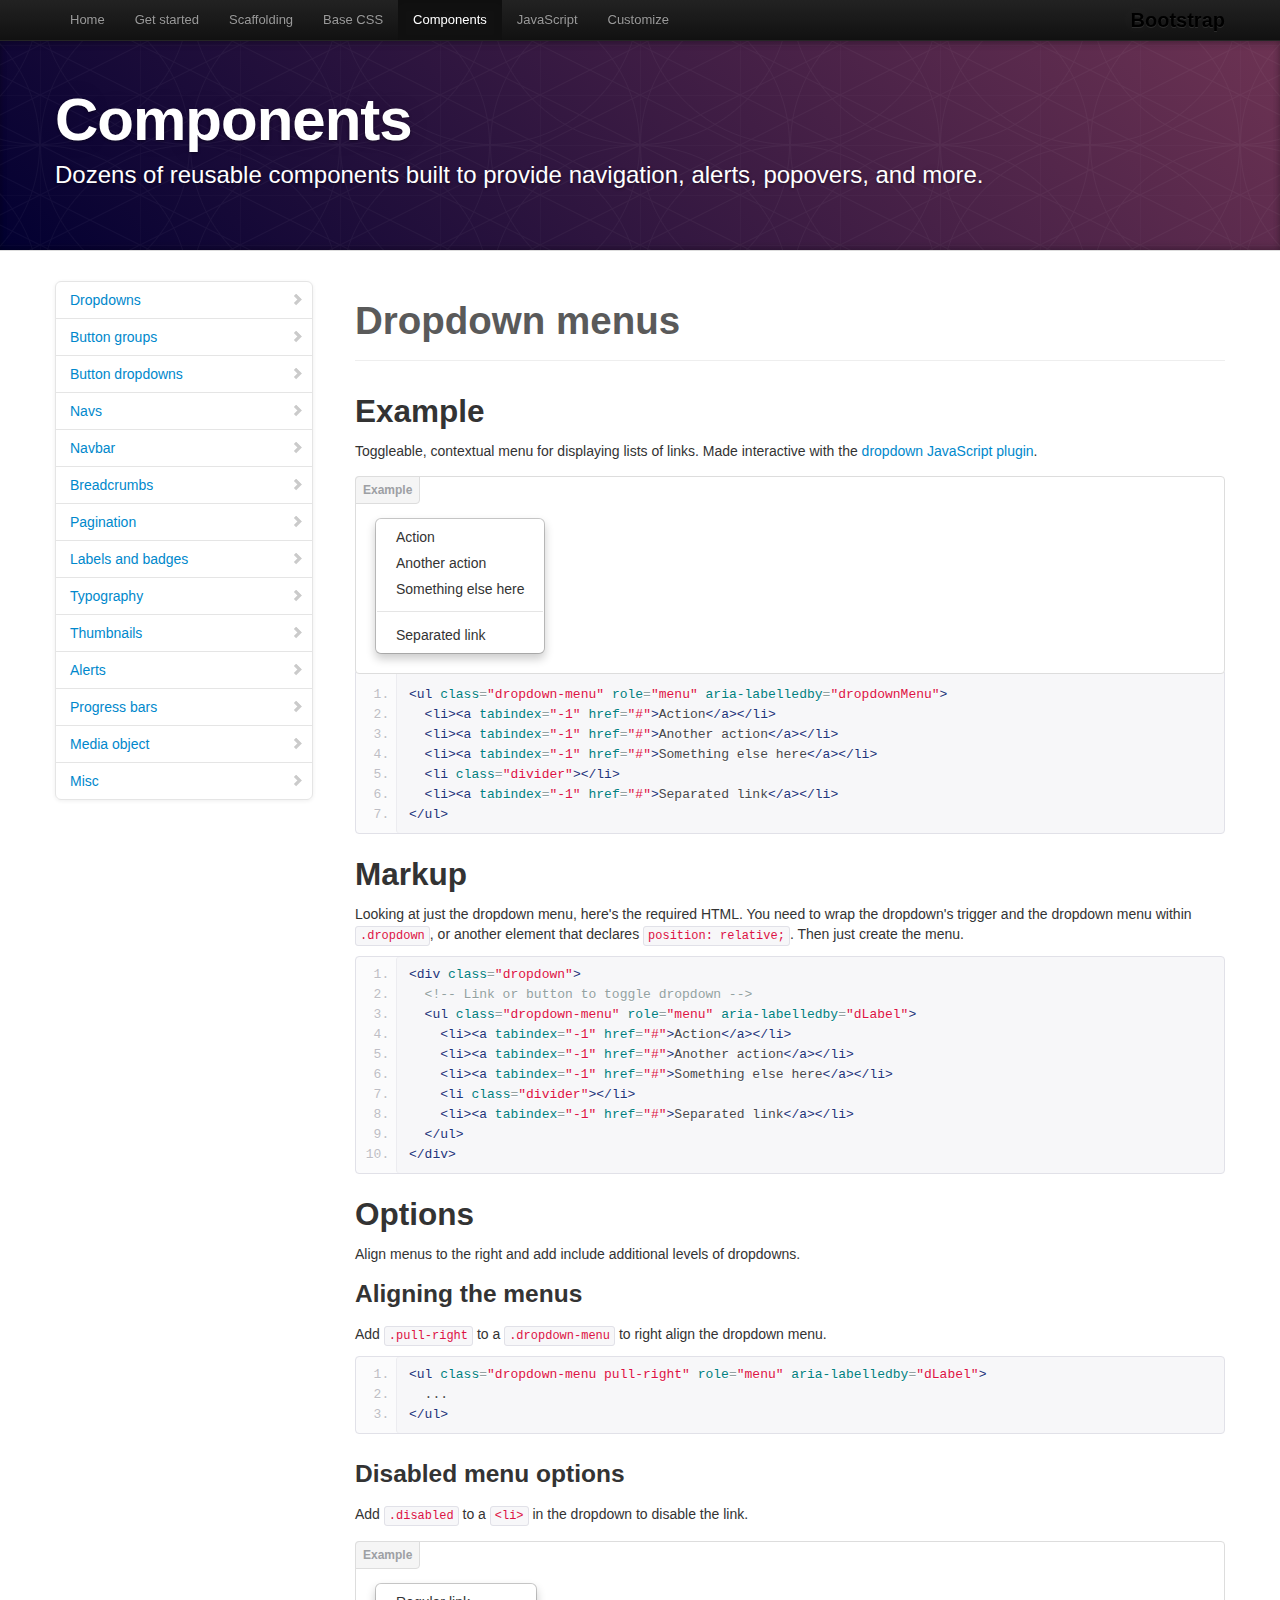
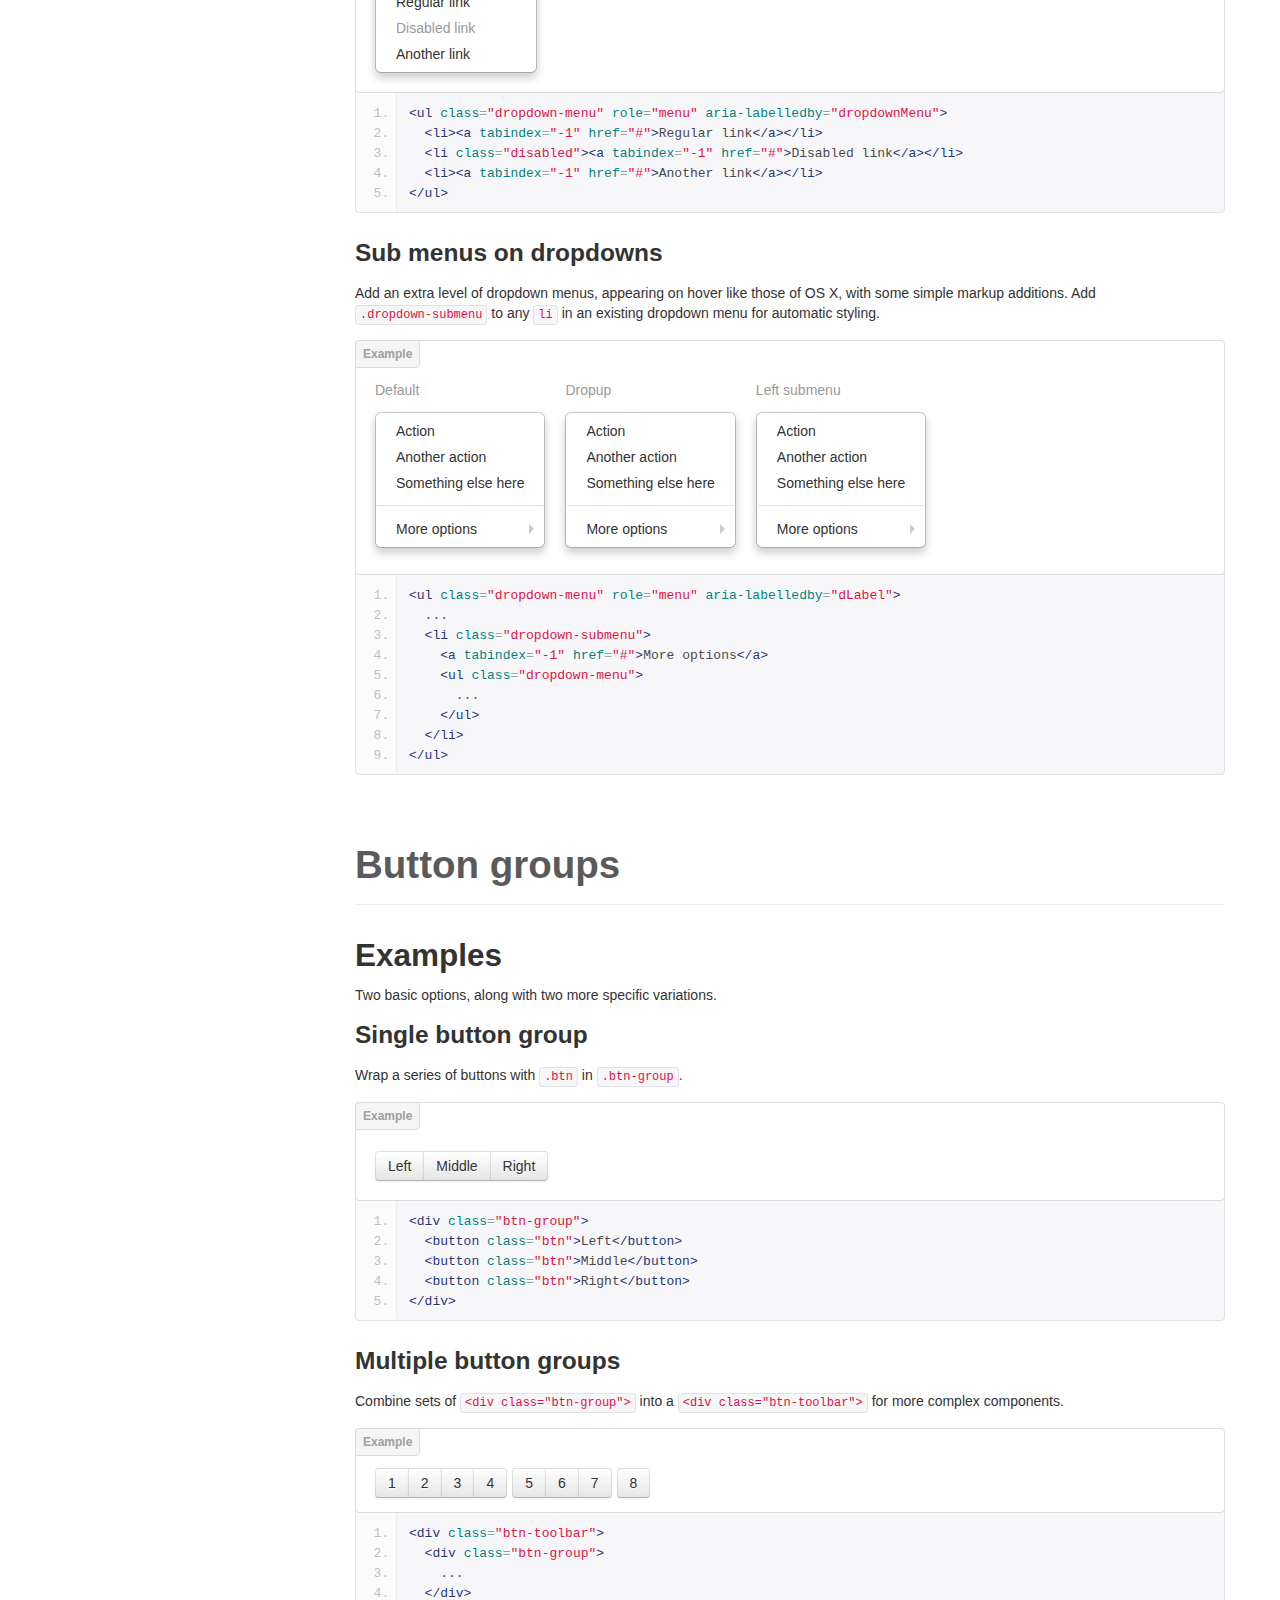
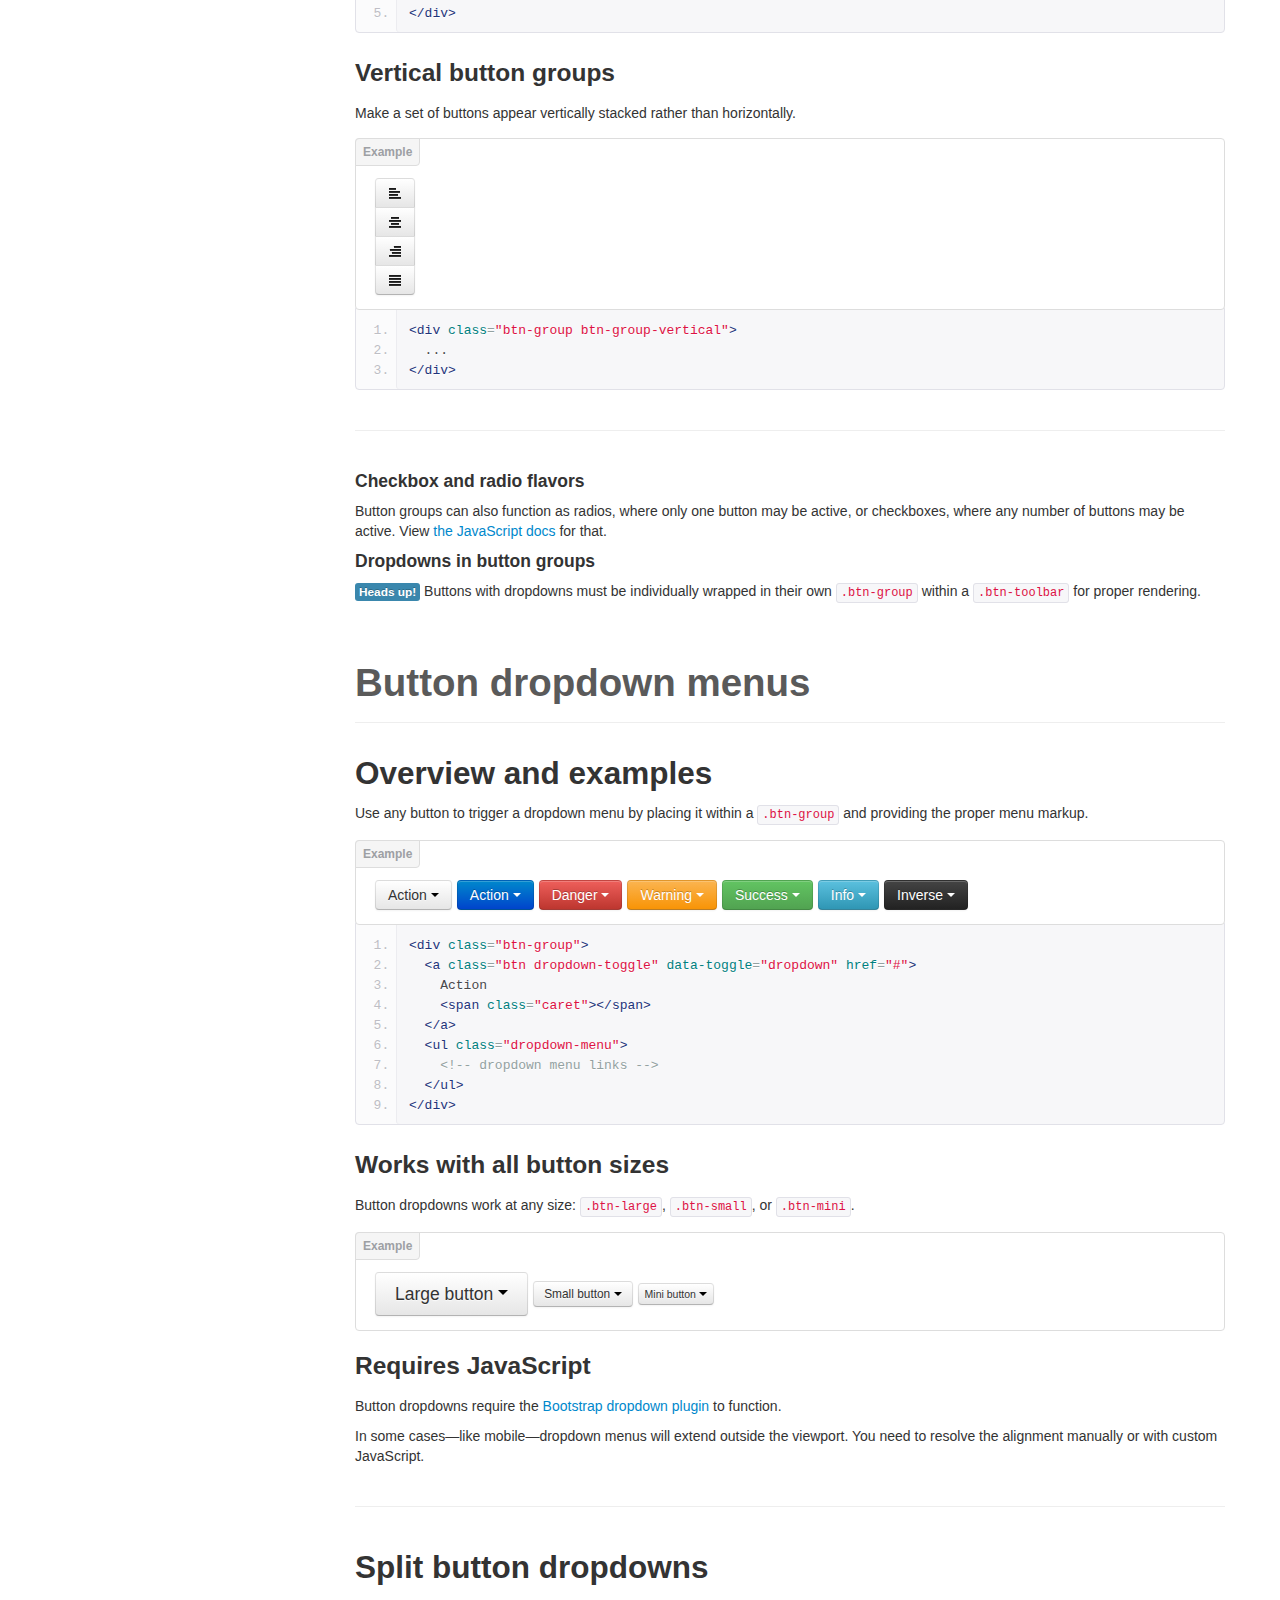
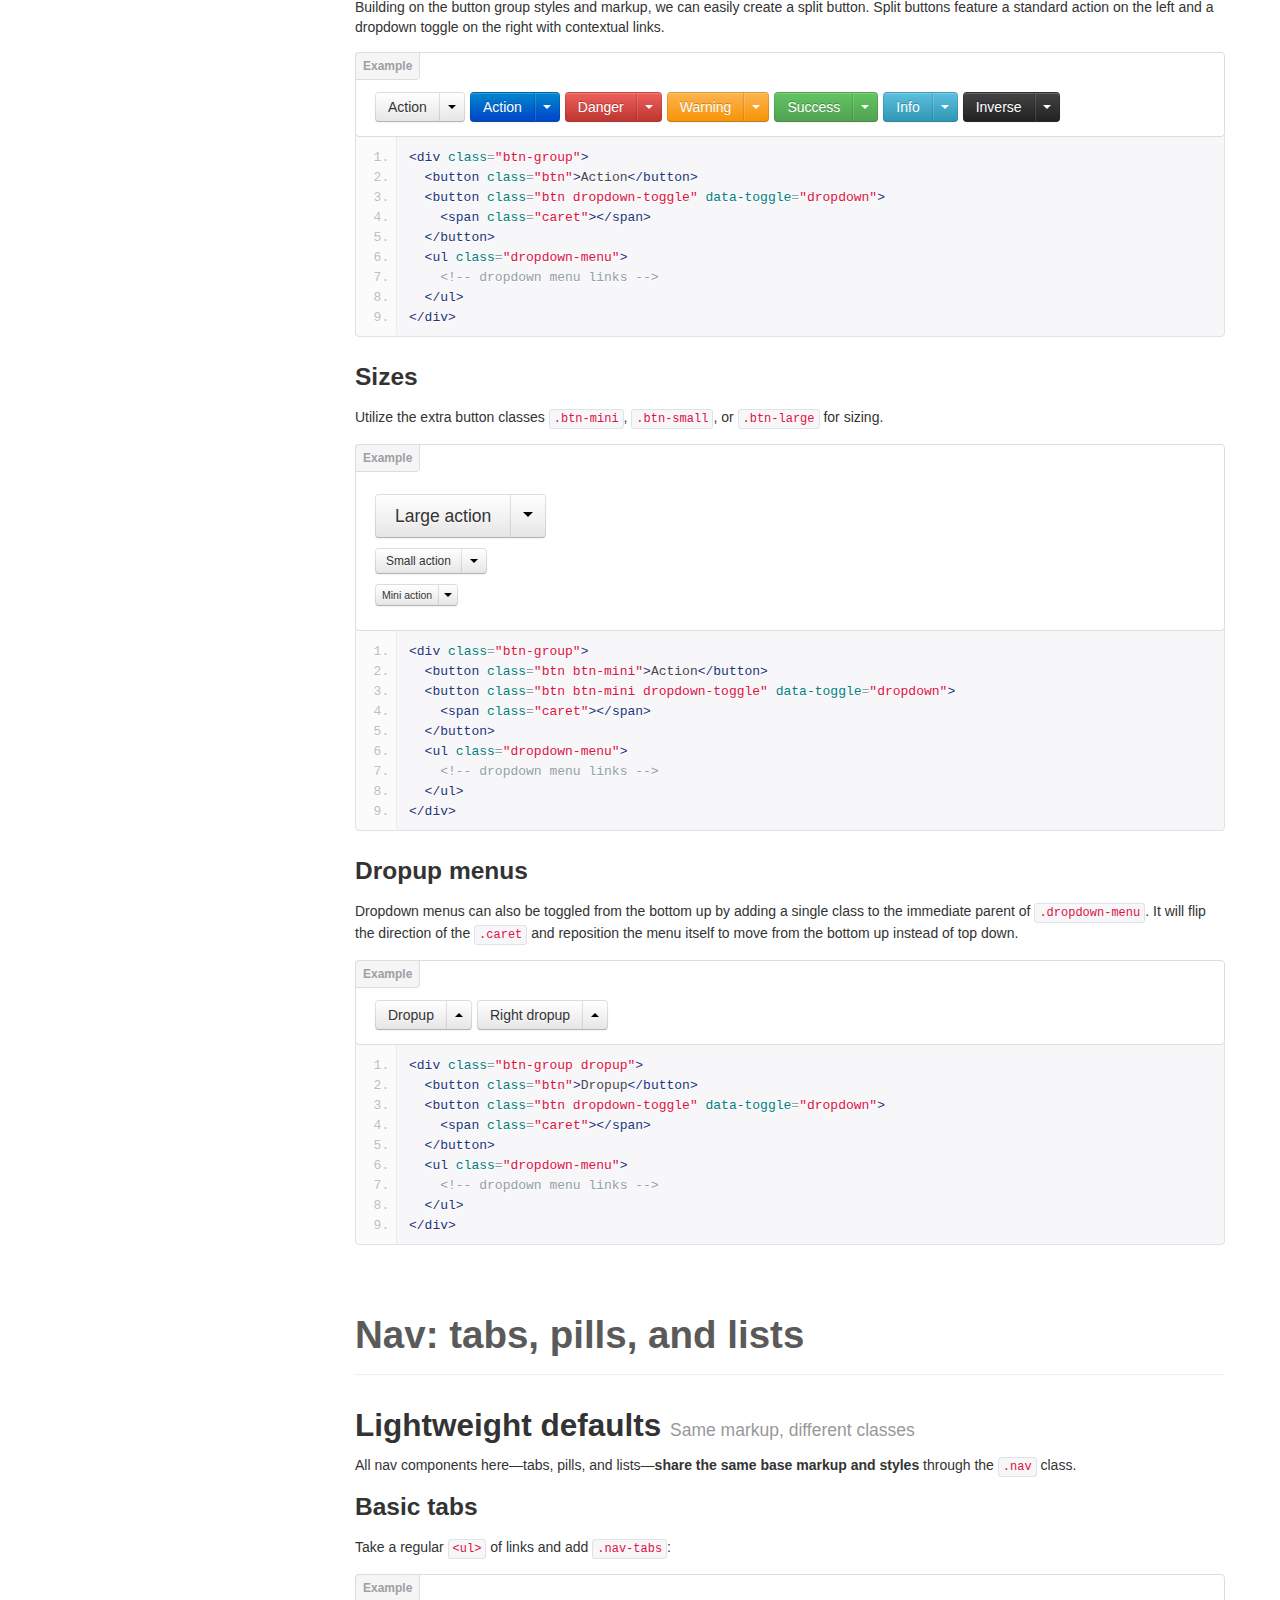
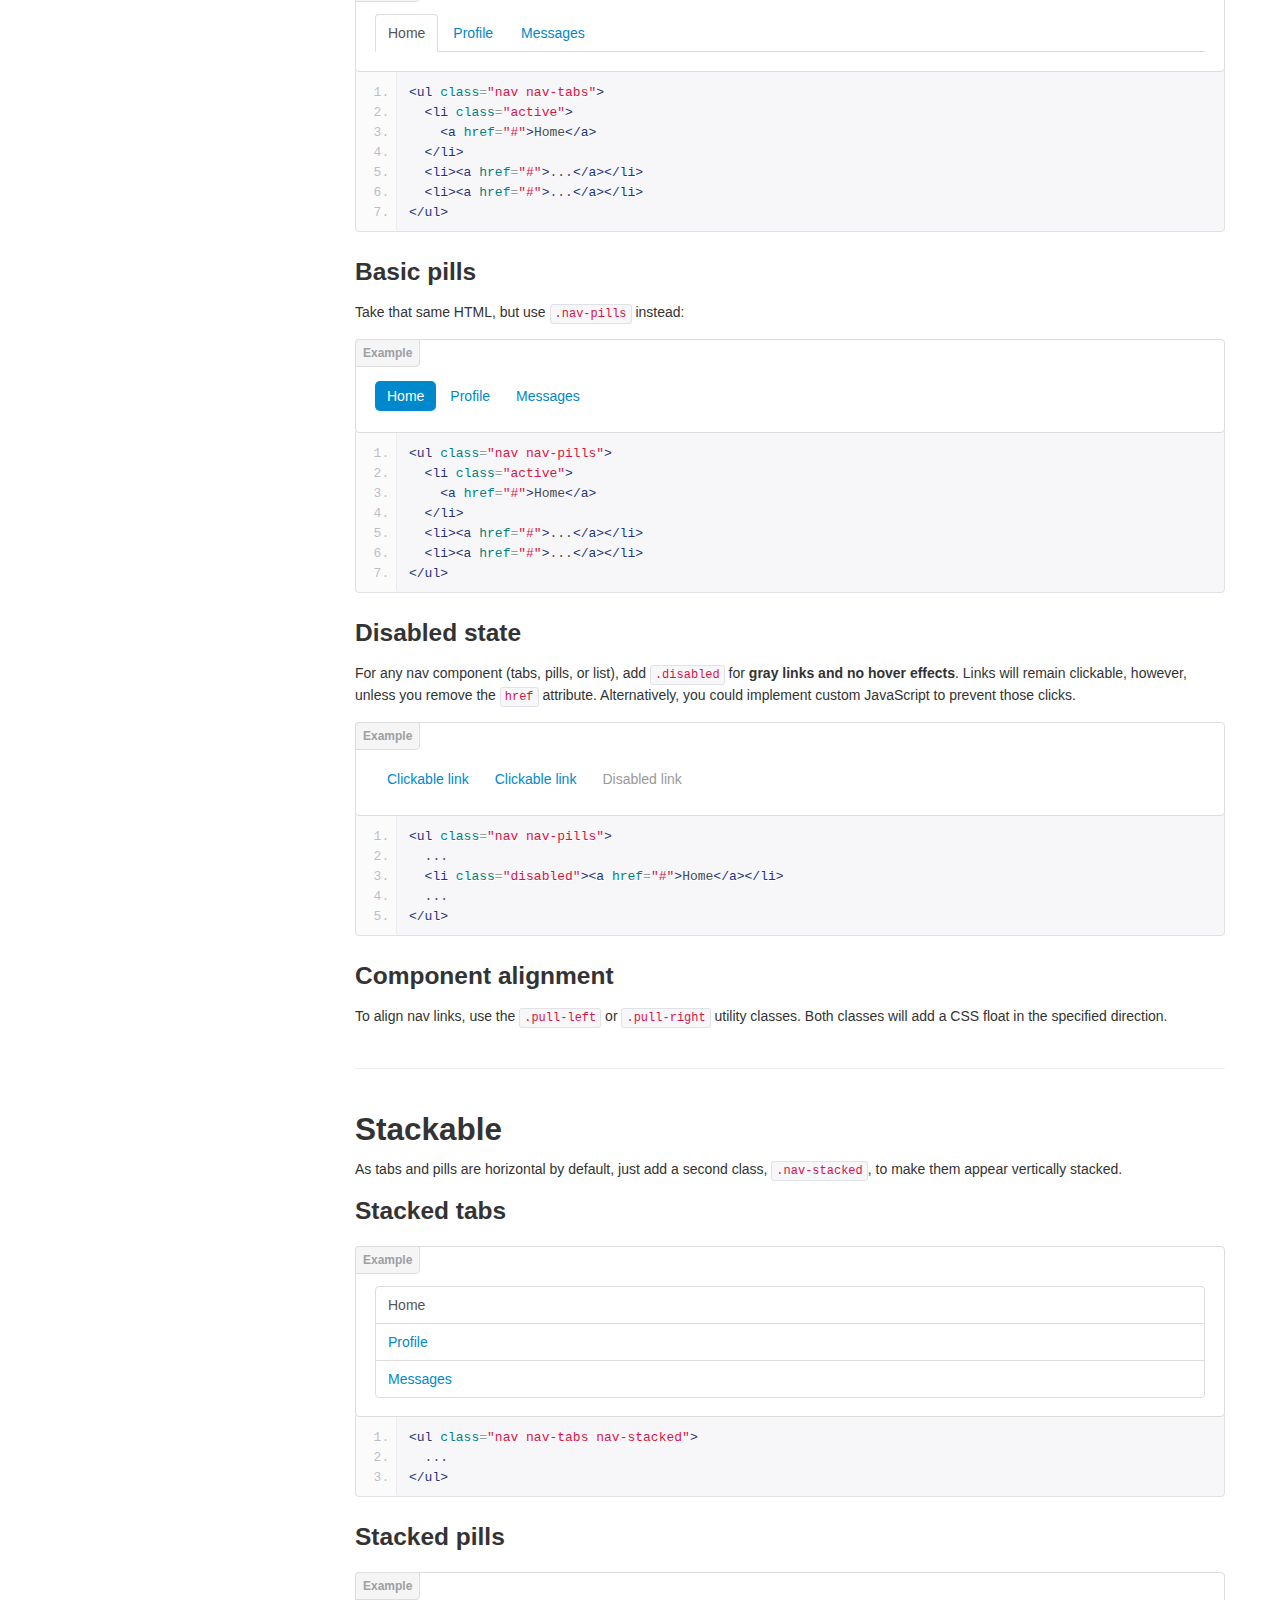
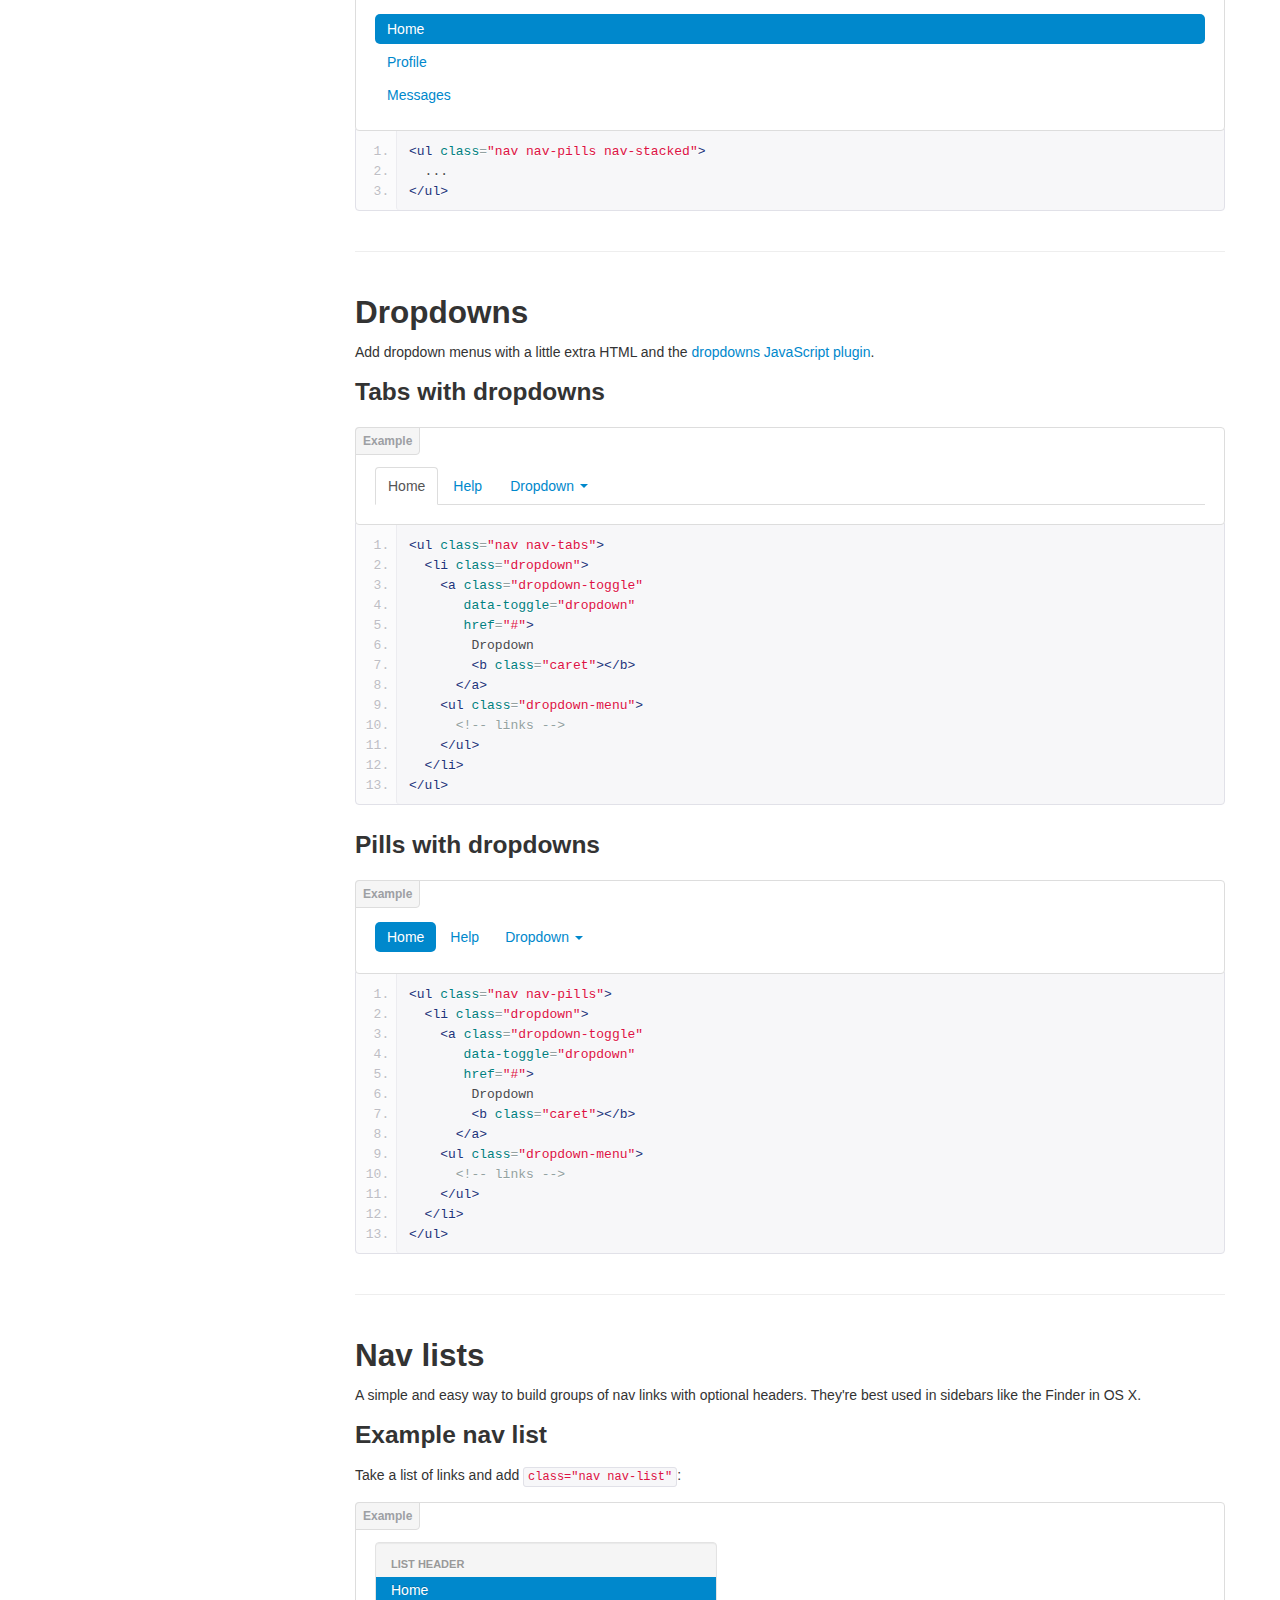
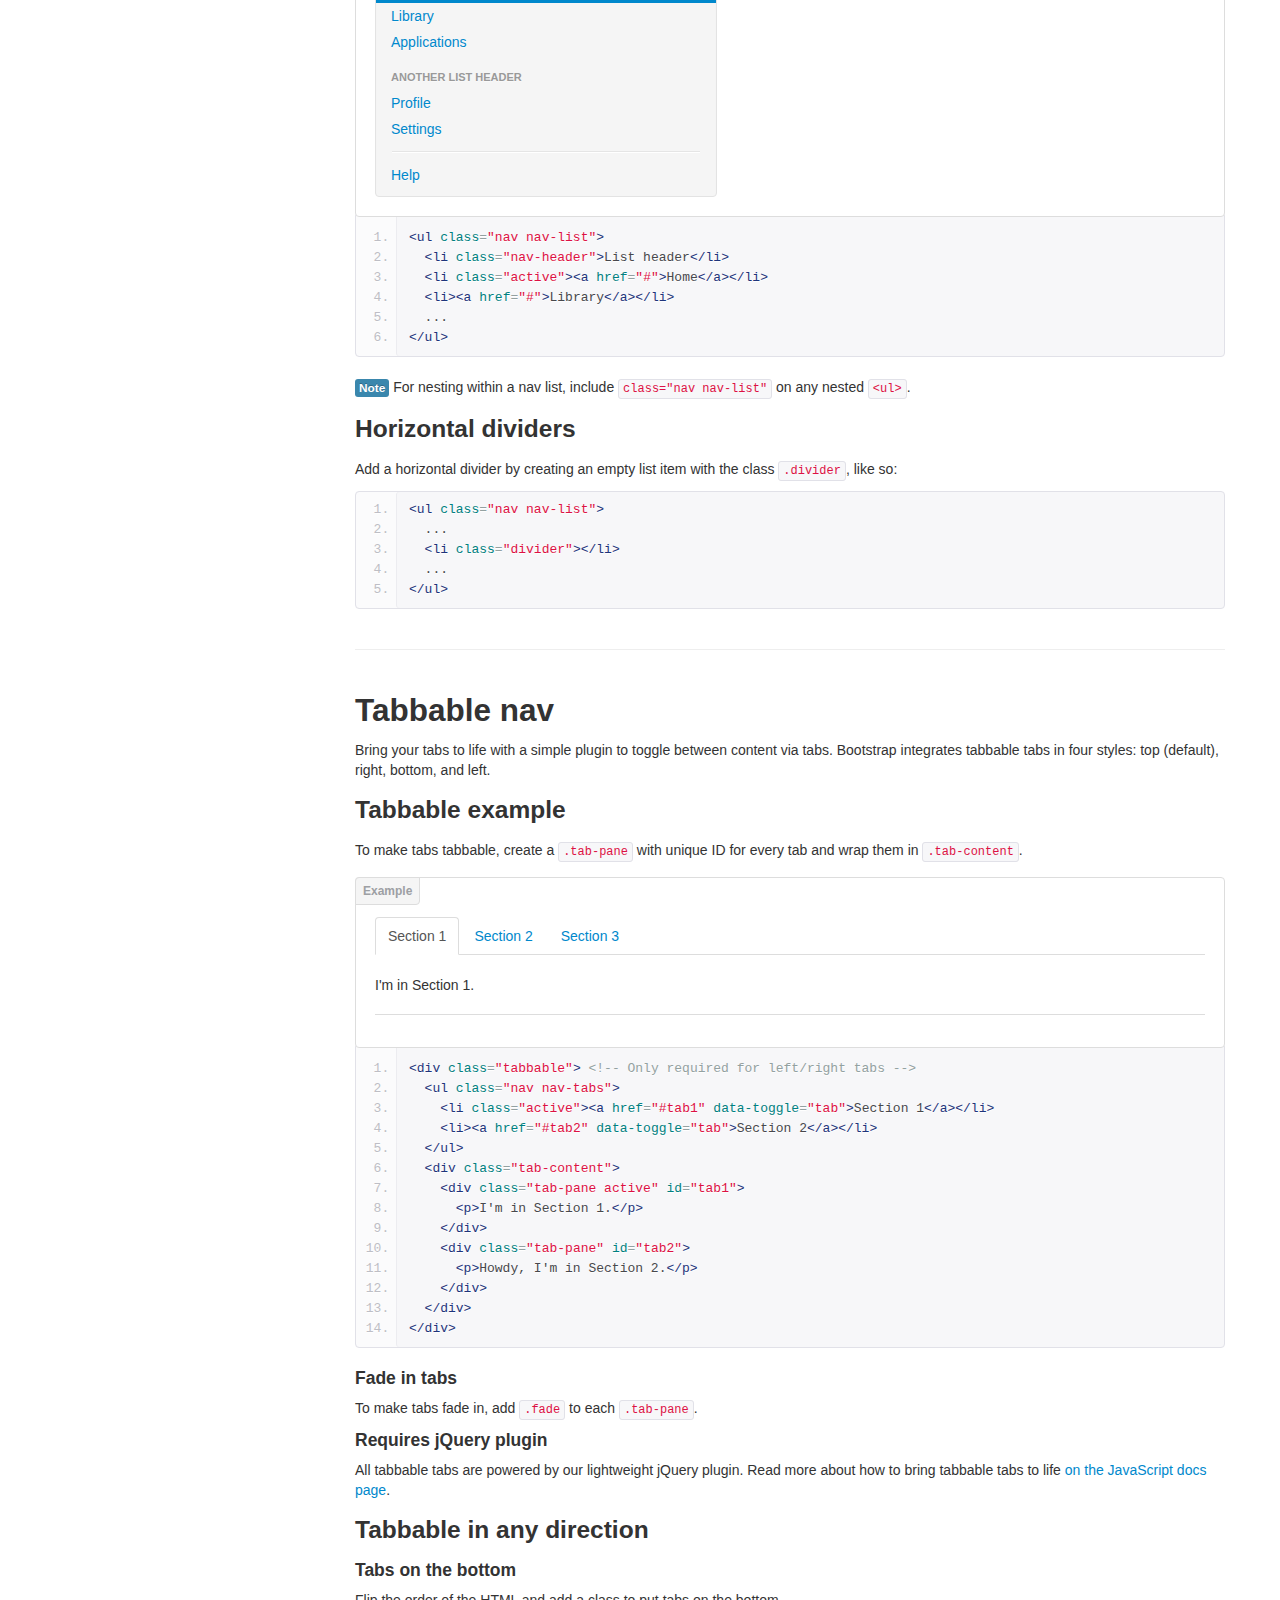
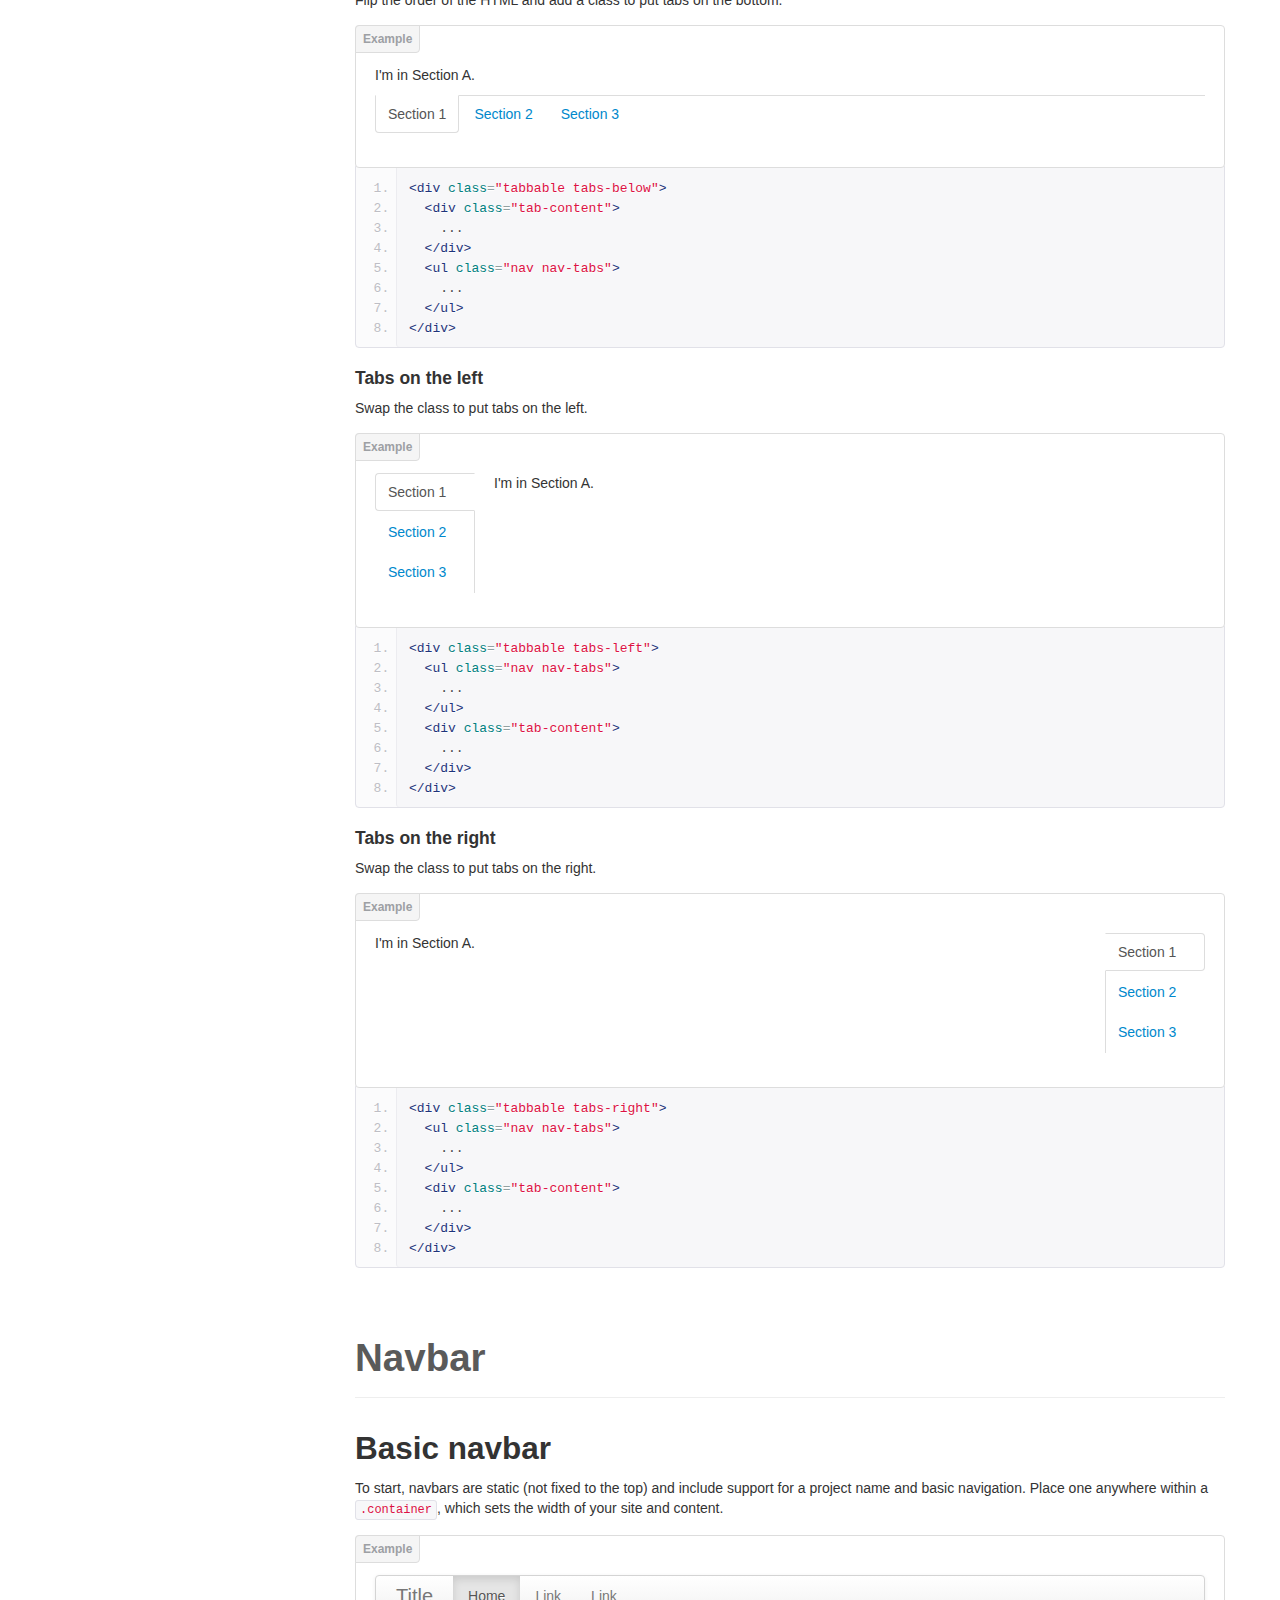
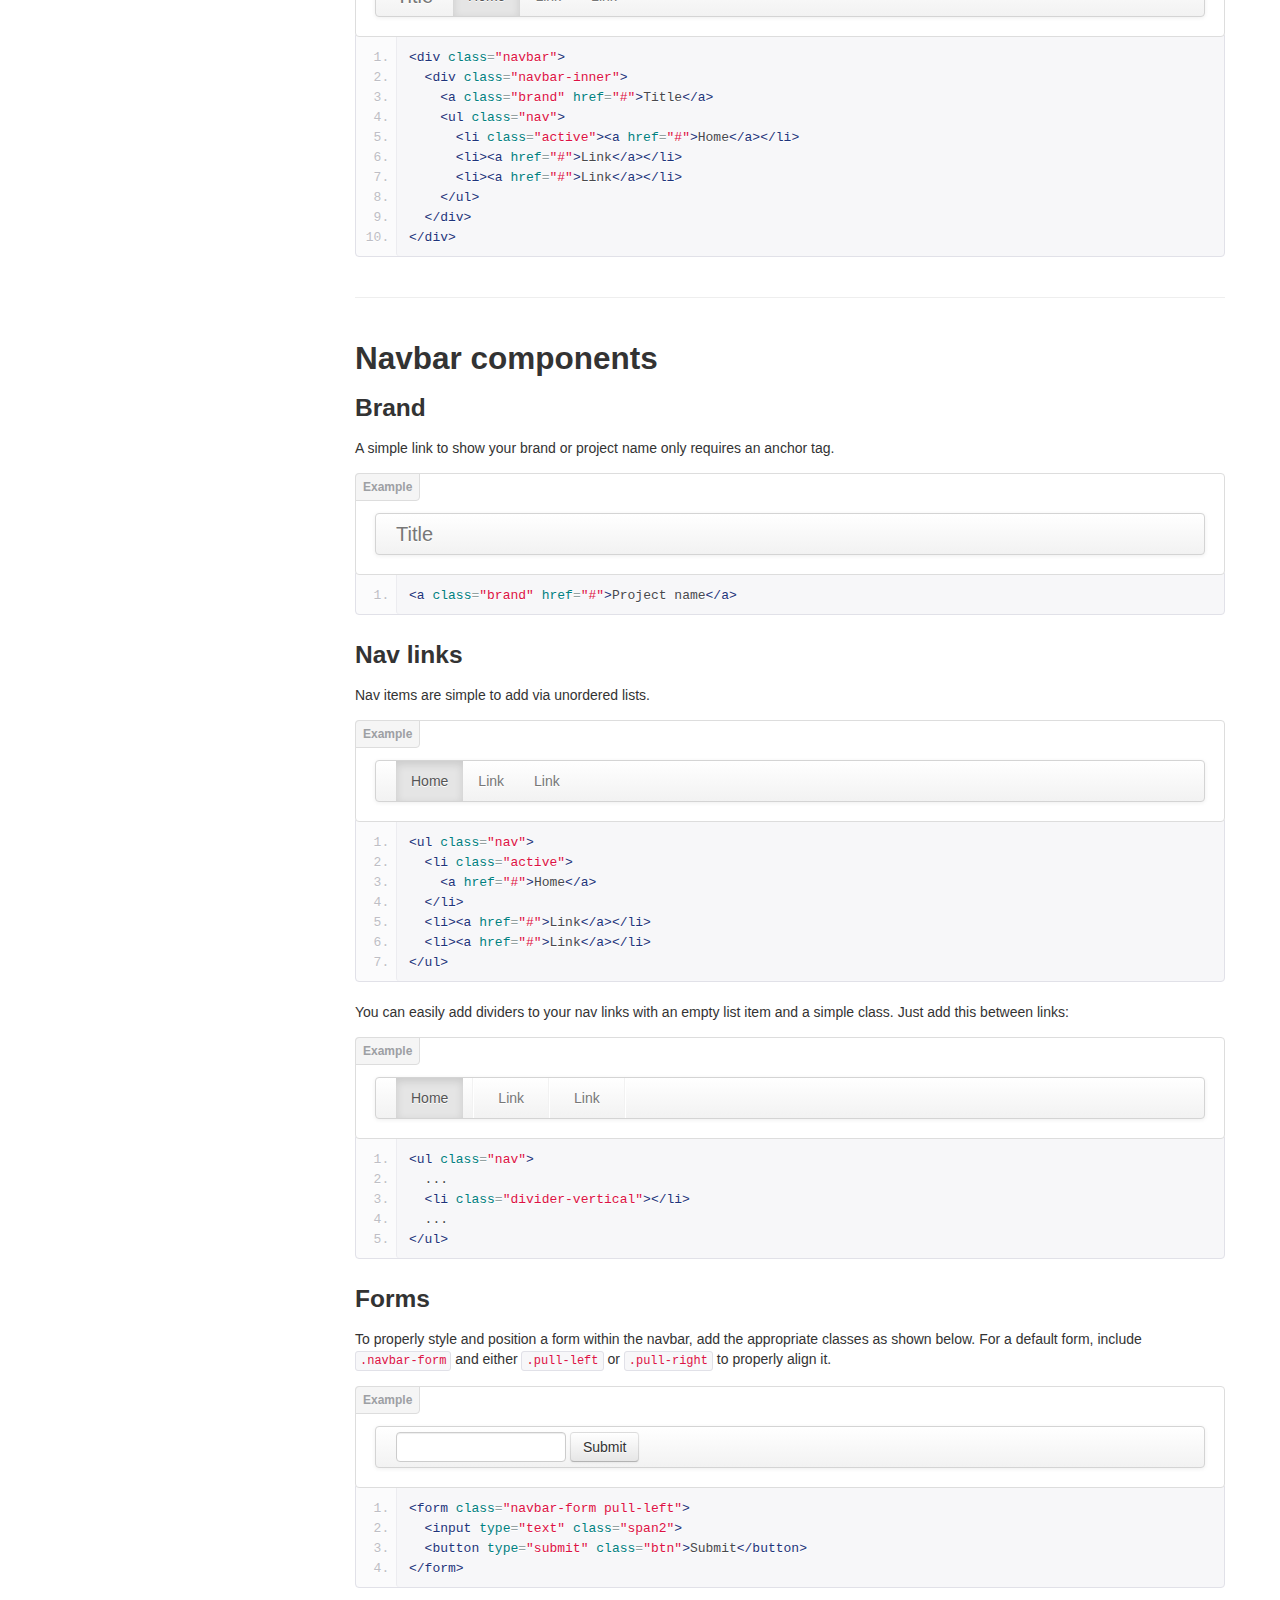
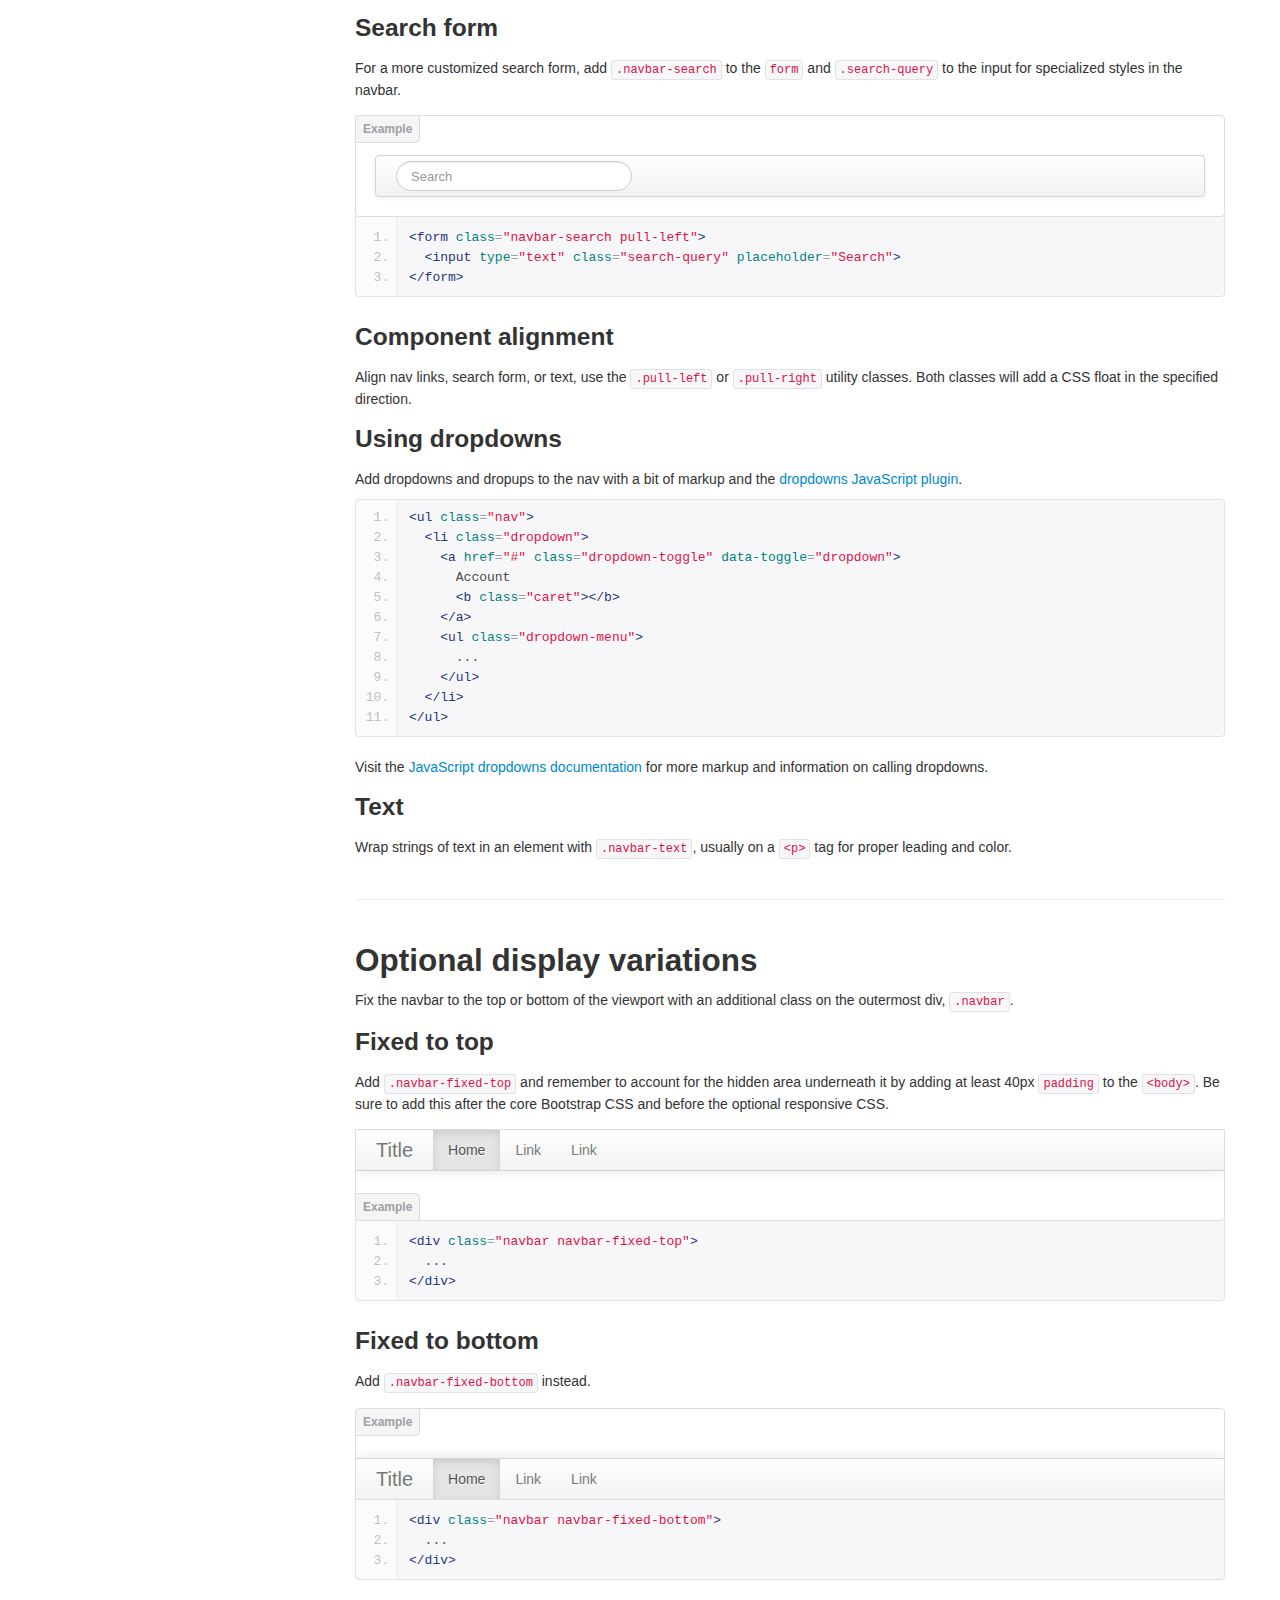
<file: swatchmaker/bootstrap/docs/components.html>
<!DOCTYPE html>
<html lang="en">
  <head>
    <meta charset="utf-8">
    <title>Components · Bootstrap</title>
    <meta name="viewport" content="width=device-width, initial-scale=1.0">
    <meta name="description" content="">
    <meta name="author" content="">

    <!-- Le styles -->
    <link href="assets/css/bootstrap.css" rel="stylesheet">
    <link href="assets/css/bootstrap-responsive.css" rel="stylesheet">
    <link href="assets/css/docs.css" rel="stylesheet">
    <link href="assets/js/google-code-prettify/prettify.css" rel="stylesheet">

    <!-- Le HTML5 shim, for IE6-8 support of HTML5 elements -->
    <!--[if lt IE 9]>
      <script src="assets/js/html5shiv.js"></script>
    <![endif]-->

    <!-- Le fav and touch icons -->
    <link rel="apple-touch-icon-precomposed" sizes="144x144" href="assets/ico/apple-touch-icon-144-precomposed.png">
    <link rel="apple-touch-icon-precomposed" sizes="114x114" href="assets/ico/apple-touch-icon-114-precomposed.png">
      <link rel="apple-touch-icon-precomposed" sizes="72x72" href="assets/ico/apple-touch-icon-72-precomposed.png">
                    <link rel="apple-touch-icon-precomposed" href="assets/ico/apple-touch-icon-57-precomposed.png">
                                   <link rel="shortcut icon" href="assets/ico/favicon.png">

    <script type="text/javascript">
      var _gaq = _gaq || [];
      _gaq.push(['_setAccount', 'UA-146052-10']);
      _gaq.push(['_trackPageview']);
      (function() {
        var ga = document.createElement('script'); ga.type = 'text/javascript'; ga.async = true;
        ga.src = ('https:' == document.location.protocol ? 'https://ssl' : 'http://www') + '.google-analytics.com/ga.js';
        var s = document.getElementsByTagName('script')[0]; s.parentNode.insertBefore(ga, s);
      })();
    </script>
  </head>

  <body data-spy="scroll" data-target=".bs-docs-sidebar">

    <!-- Navbar
    ================================================== -->
    <div class="navbar navbar-inverse navbar-fixed-top">
      <div class="navbar-inner">
        <div class="container">
          <button type="button" class="btn btn-navbar" data-toggle="collapse" data-target=".nav-collapse">
            <span class="icon-bar"></span>
            <span class="icon-bar"></span>
            <span class="icon-bar"></span>
          </button>
          <a class="brand" href="./index.html">Bootstrap</a>
          <div class="nav-collapse collapse">
            <ul class="nav">
              <li class="">
                <a href="./index.html">Home</a>
              </li>
              <li class="">
                <a href="./getting-started.html">Get started</a>
              </li>
              <li class="">
                <a href="./scaffolding.html">Scaffolding</a>
              </li>
              <li class="">
                <a href="./base-css.html">Base CSS</a>
              </li>
              <li class="active">
                <a href="./components.html">Components</a>
              </li>
              <li class="">
                <a href="./javascript.html">JavaScript</a>
              </li>
              <li class="">
                <a href="./customize.html">Customize</a>
              </li>
            </ul>
          </div>
        </div>
      </div>
    </div>

<!-- Subhead
================================================== -->
<header class="jumbotron subhead" id="overview">
  <div class="container">
    <h1>Components</h1>
    <p class="lead">Dozens of reusable components built to provide navigation, alerts, popovers, and more.</p>
  </div>
</header>


  <div class="container">

    <!-- Docs nav
    ================================================== -->
    <div class="row">
      <div class="span3 bs-docs-sidebar">
        <ul class="nav nav-list bs-docs-sidenav">
          <li><a href="#dropdowns"><i class="icon-chevron-right"></i> Dropdowns</a></li>
          <li><a href="#buttonGroups"><i class="icon-chevron-right"></i> Button groups</a></li>
          <li><a href="#buttonDropdowns"><i class="icon-chevron-right"></i> Button dropdowns</a></li>
          <li><a href="#navs"><i class="icon-chevron-right"></i> Navs</a></li>
          <li><a href="#navbar"><i class="icon-chevron-right"></i> Navbar</a></li>
          <li><a href="#breadcrumbs"><i class="icon-chevron-right"></i> Breadcrumbs</a></li>
          <li><a href="#pagination"><i class="icon-chevron-right"></i> Pagination</a></li>
          <li><a href="#labels-badges"><i class="icon-chevron-right"></i> Labels and badges</a></li>
          <li><a href="#typography"><i class="icon-chevron-right"></i> Typography</a></li>
          <li><a href="#thumbnails"><i class="icon-chevron-right"></i> Thumbnails</a></li>
          <li><a href="#alerts"><i class="icon-chevron-right"></i> Alerts</a></li>
          <li><a href="#progress"><i class="icon-chevron-right"></i> Progress bars</a></li>
          <li><a href="#media"><i class="icon-chevron-right"></i> Media object</a></li>
          <li><a href="#misc"><i class="icon-chevron-right"></i> Misc</a></li>
        </ul>
      </div>
      <div class="span9">



        <!-- Dropdowns
        ================================================== -->
        <section id="dropdowns">
          <div class="page-header">
            <h1>Dropdown menus</h1>
          </div>

          <h2>Example</h2>
          <p>Toggleable, contextual menu for displaying lists of links. Made interactive with the <a href="./javascript.html#dropdowns">dropdown JavaScript plugin</a>.</p>
          <div class="bs-docs-example">
            <div class="dropdown clearfix">
              <ul class="dropdown-menu" role="menu" aria-labelledby="dropdownMenu" style="display: block; position: static; margin-bottom: 5px; *width: 180px;">
                <li><a tabindex="-1" href="#">Action</a></li>
                <li><a tabindex="-1" href="#">Another action</a></li>
                <li><a tabindex="-1" href="#">Something else here</a></li>
                <li class="divider"></li>
                <li><a tabindex="-1" href="#">Separated link</a></li>
              </ul>
            </div>
          </div>
<pre class="prettyprint linenums">
&lt;ul class="dropdown-menu" role="menu" aria-labelledby="dropdownMenu"&gt;
  &lt;li&gt;&lt;a tabindex="-1" href="#"&gt;Action&lt;/a&gt;&lt;/li&gt;
  &lt;li&gt;&lt;a tabindex="-1" href="#"&gt;Another action&lt;/a&gt;&lt;/li&gt;
  &lt;li&gt;&lt;a tabindex="-1" href="#"&gt;Something else here&lt;/a&gt;&lt;/li&gt;
  &lt;li class="divider"&gt;&lt;/li&gt;
  &lt;li&gt;&lt;a tabindex="-1" href="#"&gt;Separated link&lt;/a&gt;&lt;/li&gt;
&lt;/ul&gt;
</pre>

          <h2>Markup</h2>
          <p>Looking at just the dropdown menu, here's the required HTML. You need to wrap the dropdown's trigger and the dropdown menu within <code>.dropdown</code>, or another element that declares <code>position: relative;</code>. Then just create the menu.</p>

<pre class="prettyprint linenums">
&lt;div class="dropdown"&gt;
  &lt;!-- Link or button to toggle dropdown --&gt;
  &lt;ul class="dropdown-menu" role="menu" aria-labelledby="dLabel"&gt;
    &lt;li&gt;&lt;a tabindex="-1" href="#"&gt;Action&lt;/a&gt;&lt;/li&gt;
    &lt;li&gt;&lt;a tabindex="-1" href="#"&gt;Another action&lt;/a&gt;&lt;/li&gt;
    &lt;li&gt;&lt;a tabindex="-1" href="#"&gt;Something else here&lt;/a&gt;&lt;/li&gt;
    &lt;li class="divider"&gt;&lt;/li&gt;
    &lt;li&gt;&lt;a tabindex="-1" href="#"&gt;Separated link&lt;/a&gt;&lt;/li&gt;
  &lt;/ul&gt;
&lt;/div&gt;
</pre>

          <h2>Options</h2>
          <p>Align menus to the right and add include additional levels of dropdowns.</p>

          <h3>Aligning the menus</h3>
          <p>Add <code>.pull-right</code> to a <code>.dropdown-menu</code> to right align the dropdown menu.</p>
<pre class="prettyprint linenums">
&lt;ul class="dropdown-menu pull-right" role="menu" aria-labelledby="dLabel"&gt;
  ...
&lt;/ul&gt;
</pre>

          <h3>Disabled menu options</h3>
          <p>Add <code>.disabled</code> to a <code>&lt;li&gt;</code> in the dropdown to disable the link.</p>
          <div class="bs-docs-example">
            <div class="dropdown clearfix">
              <ul class="dropdown-menu" role="menu" aria-labelledby="dropdownMenu" style="display: block; position: static; margin-bottom: 5px; *width: 180px;">
                <li><a tabindex="-1" href="#">Regular link</a></li>
                <li class="disabled"><a tabindex="-1" href="#">Disabled link</a></li>
                <li><a tabindex="-1" href="#">Another link</a></li>
              </ul>
            </div>
          </div>
<pre class="prettyprint linenums">
&lt;ul class="dropdown-menu" role="menu" aria-labelledby="dropdownMenu"&gt;
  &lt;li&gt;&lt;a tabindex="-1" href="#"&gt;Regular link&lt;/a&gt;&lt;/li&gt;
  &lt;li class="disabled"&gt;&lt;a tabindex="-1" href="#"&gt;Disabled link&lt;/a&gt;&lt;/li&gt;
  &lt;li&gt;&lt;a tabindex="-1" href="#"&gt;Another link&lt;/a&gt;&lt;/li&gt;
&lt;/ul&gt;
</pre>

          <h3>Sub menus on dropdowns</h3>
          <p>Add an extra level of dropdown menus, appearing on hover like those of OS X, with some simple markup additions. Add <code>.dropdown-submenu</code> to any <code>li</code> in an existing dropdown menu for automatic styling.</p>
          <div class="bs-docs-example bs-docs-example-submenus">

            <div class="pull-left">
              <p class="muted">Default</p>
              <div class="dropdown clearfix">
                <ul class="dropdown-menu" role="menu" aria-labelledby="dropdownMenu">
                  <li><a tabindex="-1" href="#">Action</a></li>
                  <li><a tabindex="-1" href="#">Another action</a></li>
                  <li><a tabindex="-1" href="#">Something else here</a></li>
                  <li class="divider"></li>
                  <li class="dropdown-submenu">
                    <a tabindex="-1" href="#">More options</a>
                    <ul class="dropdown-menu">
                      <li><a tabindex="-1" href="#">Second level link</a></li>
                      <li><a tabindex="-1" href="#">Second level link</a></li>
                      <li><a tabindex="-1" href="#">Second level link</a></li>
                      <li><a tabindex="-1" href="#">Second level link</a></li>
                      <li><a tabindex="-1" href="#">Second level link</a></li>
                    </ul>
                  </li>
                </ul>
              </div>
            </div>

            <div class="pull-left">
              <p class="muted">Dropup</p>
              <div class="dropup">
                <ul class="dropdown-menu" role="menu" aria-labelledby="dropdownMenu">
                  <li><a tabindex="-1" href="#">Action</a></li>
                  <li><a tabindex="-1" href="#">Another action</a></li>
                  <li><a tabindex="-1" href="#">Something else here</a></li>
                  <li class="divider"></li>
                  <li class="dropdown-submenu">
                    <a tabindex="-1" href="#">More options</a>
                    <ul class="dropdown-menu">
                      <li><a tabindex="-1" href="#">Second level link</a></li>
                      <li><a tabindex="-1" href="#">Second level link</a></li>
                      <li><a tabindex="-1" href="#">Second level link</a></li>
                      <li><a tabindex="-1" href="#">Second level link</a></li>
                      <li><a tabindex="-1" href="#">Second level link</a></li>
                    </ul>
                  </li>
                </ul>
              </div>
            </div>

            <div class="pull-left">
              <p class="muted">Left submenu</p>
              <div class="dropdown">
                <ul class="dropdown-menu" role="menu" aria-labelledby="dropdownMenu">
                  <li><a tabindex="-1" href="#">Action</a></li>
                  <li><a tabindex="-1" href="#">Another action</a></li>
                  <li><a tabindex="-1" href="#">Something else here</a></li>
                  <li class="divider"></li>
                  <li class="dropdown-submenu pull-left">
                    <a tabindex="-1" href="#">More options</a>
                    <ul class="dropdown-menu">
                      <li><a tabindex="-1" href="#">Second level link</a></li>
                      <li><a tabindex="-1" href="#">Second level link</a></li>
                      <li><a tabindex="-1" href="#">Second level link</a></li>
                      <li><a tabindex="-1" href="#">Second level link</a></li>
                      <li><a tabindex="-1" href="#">Second level link</a></li>
                    </ul>
                  </li>
                </ul>
              </div>
            </div>

          </div>
<pre class="prettyprint linenums">
&lt;ul class="dropdown-menu" role="menu" aria-labelledby="dLabel"&gt;
  ...
  &lt;li class="dropdown-submenu"&gt;
    &lt;a tabindex="-1" href="#"&gt;More options&lt;/a&gt;
    &lt;ul class="dropdown-menu"&gt;
      ...
    &lt;/ul&gt;
  &lt;/li&gt;
&lt;/ul&gt;
</pre>

        </section>




        <!-- Button Groups
        ================================================== -->
        <section id="buttonGroups">
          <div class="page-header">
            <h1>Button groups</h1>
          </div>

          <h2>Examples</h2>
          <p>Two basic options, along with two more specific variations.</p>

          <h3>Single button group</h3>
          <p>Wrap a series of buttons with <code>.btn</code> in <code>.btn-group</code>.</p>
          <div class="bs-docs-example">
            <div class="btn-group" style="margin: 9px 0 5px;">
              <button class="btn">Left</button>
              <button class="btn">Middle</button>
              <button class="btn">Right</button>
            </div>
          </div>
<pre class="prettyprint linenums">
&lt;div class="btn-group"&gt;
  &lt;button class="btn"&gt;Left&lt;/button&gt;
  &lt;button class="btn"&gt;Middle&lt;/button&gt;
  &lt;button class="btn"&gt;Right&lt;/button&gt;
&lt;/div&gt;
</pre>

          <h3>Multiple button groups</h3>
          <p>Combine sets of <code>&lt;div class="btn-group"&gt;</code> into a <code>&lt;div class="btn-toolbar"&gt;</code> for more complex components.</p>
          <div class="bs-docs-example">
            <div class="btn-toolbar" style="margin: 0;">
              <div class="btn-group">
                <button class="btn">1</button>
                <button class="btn">2</button>
                <button class="btn">3</button>
                <button class="btn">4</button>
              </div>
              <div class="btn-group">
                <button class="btn">5</button>
                <button class="btn">6</button>
                <button class="btn">7</button>
              </div>
              <div class="btn-group">
                <button class="btn">8</button>
              </div>
            </div>
          </div>
<pre class="prettyprint linenums">
&lt;div class="btn-toolbar"&gt;
  &lt;div class="btn-group"&gt;
    ...
  &lt;/div&gt;
&lt;/div&gt;
</pre>

          <h3>Vertical button groups</h3>
          <p>Make a set of buttons appear vertically stacked rather than horizontally.</p>
          <div class="bs-docs-example">
            <div class="btn-group btn-group-vertical">
              <button type="button" class="btn"><i class="icon-align-left"></i></button>
              <button type="button" class="btn"><i class="icon-align-center"></i></button>
              <button type="button" class="btn"><i class="icon-align-right"></i></button>
              <button type="button" class="btn"><i class="icon-align-justify"></i></button>
            </div>
          </div>
<pre class="prettyprint linenums">
&lt;div class="btn-group btn-group-vertical"&gt;
  ...
&lt;/div&gt;
</pre>


          <hr class="bs-docs-separator">


          <h4>Checkbox and radio flavors</h4>
          <p>Button groups can also function as radios, where only one button may be active, or checkboxes, where any number of buttons may be active. View <a href="./javascript.html#buttons">the JavaScript docs</a> for that.</p>

          <h4>Dropdowns in button groups</h4>
          <p><span class="label label-info">Heads up!</span> Buttons with dropdowns must be individually wrapped in their own <code>.btn-group</code> within a <code>.btn-toolbar</code> for proper rendering.</p>
        </section>



        <!-- Split button dropdowns
        ================================================== -->
        <section id="buttonDropdowns">
          <div class="page-header">
            <h1>Button dropdown menus</h1>
          </div>


          <h2>Overview and examples</h2>
          <p>Use any button to trigger a dropdown menu by placing it within a <code>.btn-group</code> and providing the proper menu markup.</p>
          <div class="bs-docs-example">
            <div class="btn-toolbar" style="margin: 0;">
              <div class="btn-group">
                <button class="btn dropdown-toggle" data-toggle="dropdown">Action <span class="caret"></span></button>
                <ul class="dropdown-menu">
                  <li><a href="#">Action</a></li>
                  <li><a href="#">Another action</a></li>
                  <li><a href="#">Something else here</a></li>
                  <li class="divider"></li>
                  <li><a href="#">Separated link</a></li>
                </ul>
              </div><!-- /btn-group -->
              <div class="btn-group">
                <button class="btn btn-primary dropdown-toggle" data-toggle="dropdown">Action <span class="caret"></span></button>
                <ul class="dropdown-menu">
                  <li><a href="#">Action</a></li>
                  <li><a href="#">Another action</a></li>
                  <li><a href="#">Something else here</a></li>
                  <li class="divider"></li>
                  <li><a href="#">Separated link</a></li>
                </ul>
              </div><!-- /btn-group -->
              <div class="btn-group">
                <button class="btn btn-danger dropdown-toggle" data-toggle="dropdown">Danger <span class="caret"></span></button>
                <ul class="dropdown-menu">
                  <li><a href="#">Action</a></li>
                  <li><a href="#">Another action</a></li>
                  <li><a href="#">Something else here</a></li>
                  <li class="divider"></li>
                  <li><a href="#">Separated link</a></li>
                </ul>
              </div><!-- /btn-group -->
              <div class="btn-group">
                <button class="btn btn-warning dropdown-toggle" data-toggle="dropdown">Warning <span class="caret"></span></button>
                <ul class="dropdown-menu">
                  <li><a href="#">Action</a></li>
                  <li><a href="#">Another action</a></li>
                  <li><a href="#">Something else here</a></li>
                  <li class="divider"></li>
                  <li><a href="#">Separated link</a></li>
                </ul>
              </div><!-- /btn-group -->
              <div class="btn-group">
                <button class="btn btn-success dropdown-toggle" data-toggle="dropdown">Success <span class="caret"></span></button>
                <ul class="dropdown-menu">
                  <li><a href="#">Action</a></li>
                  <li><a href="#">Another action</a></li>
                  <li><a href="#">Something else here</a></li>
                  <li class="divider"></li>
                  <li><a href="#">Separated link</a></li>
                </ul>
              </div><!-- /btn-group -->
              <div class="btn-group">
                <button class="btn btn-info dropdown-toggle" data-toggle="dropdown">Info <span class="caret"></span></button>
                <ul class="dropdown-menu">
                  <li><a href="#">Action</a></li>
                  <li><a href="#">Another action</a></li>
                  <li><a href="#">Something else here</a></li>
                  <li class="divider"></li>
                  <li><a href="#">Separated link</a></li>
                </ul>
              </div><!-- /btn-group -->
              <div class="btn-group">
                <button class="btn btn-inverse dropdown-toggle" data-toggle="dropdown">Inverse <span class="caret"></span></button>
                <ul class="dropdown-menu">
                  <li><a href="#">Action</a></li>
                  <li><a href="#">Another action</a></li>
                  <li><a href="#">Something else here</a></li>
                  <li class="divider"></li>
                  <li><a href="#">Separated link</a></li>
                </ul>
              </div><!-- /btn-group -->
            </div><!-- /btn-toolbar -->
          </div>
<pre class="prettyprint linenums">
&lt;div class="btn-group"&gt;
  &lt;a class="btn dropdown-toggle" data-toggle="dropdown" href="#"&gt;
    Action
    &lt;span class="caret"&gt;&lt;/span&gt;
  &lt;/a&gt;
  &lt;ul class="dropdown-menu"&gt;
    &lt;!-- dropdown menu links --&gt;
  &lt;/ul&gt;
&lt;/div&gt;
</pre>

          <h3>Works with all button sizes</h3>
          <p>Button dropdowns work at any size:  <code>.btn-large</code>, <code>.btn-small</code>, or <code>.btn-mini</code>.</p>
          <div class="bs-docs-example">
            <div class="btn-toolbar" style="margin: 0;">
              <div class="btn-group">
                <button class="btn btn-large dropdown-toggle" data-toggle="dropdown">Large button <span class="caret"></span></button>
                <ul class="dropdown-menu">
                  <li><a href="#">Action</a></li>
                  <li><a href="#">Another action</a></li>
                  <li><a href="#">Something else here</a></li>
                  <li class="divider"></li>
                  <li><a href="#">Separated link</a></li>
                </ul>
              </div><!-- /btn-group -->
              <div class="btn-group">
                <button class="btn btn-small dropdown-toggle" data-toggle="dropdown">Small button <span class="caret"></span></button>
                <ul class="dropdown-menu">
                  <li><a href="#">Action</a></li>
                  <li><a href="#">Another action</a></li>
                  <li><a href="#">Something else here</a></li>
                  <li class="divider"></li>
                  <li><a href="#">Separated link</a></li>
                </ul>
              </div><!-- /btn-group -->
              <div class="btn-group">
                <button class="btn btn-mini dropdown-toggle" data-toggle="dropdown">Mini button <span class="caret"></span></button>
                <ul class="dropdown-menu">
                  <li><a href="#">Action</a></li>
                  <li><a href="#">Another action</a></li>
                  <li><a href="#">Something else here</a></li>
                  <li class="divider"></li>
                  <li><a href="#">Separated link</a></li>
                </ul>
              </div><!-- /btn-group -->
            </div><!-- /btn-toolbar -->
          </div>

          <h3>Requires JavaScript</h3>
          <p>Button dropdowns require the <a href="./javascript.html#dropdowns">Bootstrap dropdown plugin</a> to function.</p>
          <p>In some cases&mdash;like mobile&mdash;dropdown menus will extend outside the viewport. You need to resolve the alignment manually or with custom JavaScript.</p>


          <hr class="bs-docs-separator">


          <h2>Split button dropdowns</h2>
          <p>Building on the button group styles and markup, we can easily create a split button. Split buttons feature a standard action on the left and a dropdown toggle on the right with contextual links.</p>
          <div class="bs-docs-example">
            <div class="btn-toolbar" style="margin: 0;">
              <div class="btn-group">
                <button class="btn">Action</button>
                <button class="btn dropdown-toggle" data-toggle="dropdown"><span class="caret"></span></button>
                <ul class="dropdown-menu">
                  <li><a href="#">Action</a></li>
                  <li><a href="#">Another action</a></li>
                  <li><a href="#">Something else here</a></li>
                  <li class="divider"></li>
                  <li><a href="#">Separated link</a></li>
                </ul>
              </div><!-- /btn-group -->
              <div class="btn-group">
                <button class="btn btn-primary">Action</button>
                <button class="btn btn-primary dropdown-toggle" data-toggle="dropdown"><span class="caret"></span></button>
                <ul class="dropdown-menu">
                  <li><a href="#">Action</a></li>
                  <li><a href="#">Another action</a></li>
                  <li><a href="#">Something else here</a></li>
                  <li class="divider"></li>
                  <li><a href="#">Separated link</a></li>
                </ul>
              </div><!-- /btn-group -->
              <div class="btn-group">
                <button class="btn btn-danger">Danger</button>
                <button class="btn btn-danger dropdown-toggle" data-toggle="dropdown"><span class="caret"></span></button>
                <ul class="dropdown-menu">
                  <li><a href="#">Action</a></li>
                  <li><a href="#">Another action</a></li>
                  <li><a href="#">Something else here</a></li>
                  <li class="divider"></li>
                  <li><a href="#">Separated link</a></li>
                </ul>
              </div><!-- /btn-group -->
              <div class="btn-group">
                <button class="btn btn-warning">Warning</button>
                <button class="btn btn-warning dropdown-toggle" data-toggle="dropdown"><span class="caret"></span></button>
                <ul class="dropdown-menu">
                  <li><a href="#">Action</a></li>
                  <li><a href="#">Another action</a></li>
                  <li><a href="#">Something else here</a></li>
                  <li class="divider"></li>
                  <li><a href="#">Separated link</a></li>
                </ul>
              </div><!-- /btn-group -->
              <div class="btn-group">
                <button class="btn btn-success">Success</button>
                <button class="btn btn-success dropdown-toggle" data-toggle="dropdown"><span class="caret"></span></button>
                <ul class="dropdown-menu">
                  <li><a href="#">Action</a></li>
                  <li><a href="#">Another action</a></li>
                  <li><a href="#">Something else here</a></li>
                  <li class="divider"></li>
                  <li><a href="#">Separated link</a></li>
                </ul>
              </div><!-- /btn-group -->
              <div class="btn-group">
                <button class="btn btn-info">Info</button>
                <button class="btn btn-info dropdown-toggle" data-toggle="dropdown"><span class="caret"></span></button>
                <ul class="dropdown-menu">
                  <li><a href="#">Action</a></li>
                  <li><a href="#">Another action</a></li>
                  <li><a href="#">Something else here</a></li>
                  <li class="divider"></li>
                  <li><a href="#">Separated link</a></li>
                </ul>
              </div><!-- /btn-group -->
              <div class="btn-group">
                <button class="btn btn-inverse">Inverse</button>
                <button class="btn btn-inverse dropdown-toggle" data-toggle="dropdown"><span class="caret"></span></button>
                <ul class="dropdown-menu">
                  <li><a href="#">Action</a></li>
                  <li><a href="#">Another action</a></li>
                  <li><a href="#">Something else here</a></li>
                  <li class="divider"></li>
                  <li><a href="#">Separated link</a></li>
                </ul>
              </div><!-- /btn-group -->
            </div><!-- /btn-toolbar -->
          </div>
<pre class="prettyprint linenums">
&lt;div class="btn-group"&gt;
  &lt;button class="btn"&gt;Action&lt;/button&gt;
  &lt;button class="btn dropdown-toggle" data-toggle="dropdown"&gt;
    &lt;span class="caret"&gt;&lt;/span&gt;
  &lt;/button&gt;
  &lt;ul class="dropdown-menu"&gt;
    &lt;!-- dropdown menu links --&gt;
  &lt;/ul&gt;
&lt;/div&gt;
</pre>

          <h3>Sizes</h3>
          <p>Utilize the extra button classes <code>.btn-mini</code>, <code>.btn-small</code>, or <code>.btn-large</code> for sizing.</p>
          <div class="bs-docs-example">
            <div class="btn-toolbar">
              <div class="btn-group">
                <button class="btn btn-large">Large action</button>
                <button class="btn btn-large dropdown-toggle" data-toggle="dropdown"><span class="caret"></span></button>
                <ul class="dropdown-menu">
                  <li><a href="#">Action</a></li>
                  <li><a href="#">Another action</a></li>
                  <li><a href="#">Something else here</a></li>
                  <li class="divider"></li>
                  <li><a href="#">Separated link</a></li>
                </ul>
              </div><!-- /btn-group -->
            </div><!-- /btn-toolbar -->
            <div class="btn-toolbar">
              <div class="btn-group">
                <button class="btn btn-small">Small action</button>
                <button class="btn btn-small dropdown-toggle" data-toggle="dropdown"><span class="caret"></span></button>
                <ul class="dropdown-menu">
                  <li><a href="#">Action</a></li>
                  <li><a href="#">Another action</a></li>
                  <li><a href="#">Something else here</a></li>
                  <li class="divider"></li>
                  <li><a href="#">Separated link</a></li>
                </ul>
              </div><!-- /btn-group -->
            </div><!-- /btn-toolbar -->
            <div class="btn-toolbar">
              <div class="btn-group">
                <button class="btn btn-mini">Mini action</button>
                <button class="btn btn-mini dropdown-toggle" data-toggle="dropdown"><span class="caret"></span></button>
                <ul class="dropdown-menu">
                  <li><a href="#">Action</a></li>
                  <li><a href="#">Another action</a></li>
                  <li><a href="#">Something else here</a></li>
                  <li class="divider"></li>
                  <li><a href="#">Separated link</a></li>
                </ul>
              </div><!-- /btn-group -->
            </div><!-- /btn-toolbar -->
          </div>
<pre class="prettyprint linenums">
&lt;div class="btn-group"&gt;
  &lt;button class="btn btn-mini"&gt;Action&lt;/button&gt;
  &lt;button class="btn btn-mini dropdown-toggle" data-toggle="dropdown"&gt;
    &lt;span class="caret"&gt;&lt;/span&gt;
  &lt;/button&gt;
  &lt;ul class="dropdown-menu"&gt;
    &lt;!-- dropdown menu links --&gt;
  &lt;/ul&gt;
&lt;/div&gt;
</pre>

          <h3>Dropup menus</h3>
          <p>Dropdown menus can also be toggled from the bottom up by adding a single class to the immediate parent of <code>.dropdown-menu</code>. It will flip the direction of the <code>.caret</code> and reposition the menu itself to move from the bottom up instead of top down.</p>
          <div class="bs-docs-example">
            <div class="btn-toolbar" style="margin: 0;">
              <div class="btn-group dropup">
                <button class="btn">Dropup</button>
                <button class="btn dropdown-toggle" data-toggle="dropdown"><span class="caret"></span></button>
                <ul class="dropdown-menu">
                  <li><a href="#">Action</a></li>
                  <li><a href="#">Another action</a></li>
                  <li><a href="#">Something else here</a></li>
                  <li class="divider"></li>
                  <li><a href="#">Separated link</a></li>
                </ul>
              </div><!-- /btn-group -->
              <div class="btn-group dropup">
                <button class="btn primary">Right dropup</button>
                <button class="btn primary dropdown-toggle" data-toggle="dropdown"><span class="caret"></span></button>
                <ul class="dropdown-menu pull-right">
                  <li><a href="#">Action</a></li>
                  <li><a href="#">Another action</a></li>
                  <li><a href="#">Something else here</a></li>
                  <li class="divider"></li>
                  <li><a href="#">Separated link</a></li>
                </ul>
              </div><!-- /btn-group -->
            </div>
          </div>
<pre class="prettyprint linenums">
&lt;div class="btn-group dropup"&gt;
  &lt;button class="btn"&gt;Dropup&lt;/button&gt;
  &lt;button class="btn dropdown-toggle" data-toggle="dropdown"&gt;
    &lt;span class="caret"&gt;&lt;/span&gt;
  &lt;/button&gt;
  &lt;ul class="dropdown-menu"&gt;
    &lt;!-- dropdown menu links --&gt;
  &lt;/ul&gt;
&lt;/div&gt;
</pre>

        </section>



        <!-- Nav, Tabs, & Pills
        ================================================== -->
        <section id="navs">
          <div class="page-header">
            <h1>Nav: tabs, pills, and lists</small></h1>
          </div>

          <h2>Lightweight defaults <small>Same markup, different classes</small></h2>
          <p>All nav components here&mdash;tabs, pills, and lists&mdash;<strong>share the same base markup and styles</strong> through the <code>.nav</code> class.</p>

          <h3>Basic tabs</h3>
          <p>Take a regular <code>&lt;ul&gt;</code> of links and add <code>.nav-tabs</code>:</p>
          <div class="bs-docs-example">
            <ul class="nav nav-tabs">
              <li class="active"><a href="#">Home</a></li>
              <li><a href="#">Profile</a></li>
              <li><a href="#">Messages</a></li>
            </ul>
          </div>
<pre class="prettyprint linenums">
&lt;ul class="nav nav-tabs"&gt;
  &lt;li class="active"&gt;
    &lt;a href="#"&gt;Home&lt;/a&gt;
  &lt;/li&gt;
  &lt;li&gt;&lt;a href="#"&gt;...&lt;/a&gt;&lt;/li&gt;
  &lt;li&gt;&lt;a href="#"&gt;...&lt;/a&gt;&lt;/li&gt;
&lt;/ul&gt;
</pre>

          <h3>Basic pills</h3>
          <p>Take that same HTML, but use <code>.nav-pills</code> instead:</p>
          <div class="bs-docs-example">
            <ul class="nav nav-pills">
              <li class="active"><a href="#">Home</a></li>
              <li><a href="#">Profile</a></li>
              <li><a href="#">Messages</a></li>
            </ul>
          </div>
<pre class="prettyprint linenums">
&lt;ul class="nav nav-pills"&gt;
  &lt;li class="active"&gt;
    &lt;a href="#"&gt;Home&lt;/a&gt;
  &lt;/li&gt;
  &lt;li&gt;&lt;a href="#"&gt;...&lt;/a&gt;&lt;/li&gt;
  &lt;li&gt;&lt;a href="#"&gt;...&lt;/a&gt;&lt;/li&gt;
&lt;/ul&gt;
</pre>

          <h3>Disabled state</h3>
          <p>For any nav component (tabs, pills, or list), add <code>.disabled</code> for <strong>gray links and no hover effects</strong>. Links will remain clickable, however, unless you remove the <code>href</code> attribute. Alternatively, you could implement custom JavaScript to prevent those clicks.</p>
          <div class="bs-docs-example">
            <ul class="nav nav-pills">
              <li><a href="#">Clickable link</a></li>
              <li><a href="#">Clickable link</a></li>
              <li class="disabled"><a href="#">Disabled link</a></li>
            </ul>
          </div>
<pre class="prettyprint linenums">
&lt;ul class="nav nav-pills"&gt;
  ...
  &lt;li class="disabled"&gt;&lt;a href="#"&gt;Home&lt;/a&gt;&lt;/li&gt;
  ...
&lt;/ul&gt;
</pre>

          <h3>Component alignment</h3>
          <p>To align nav links, use the <code>.pull-left</code> or <code>.pull-right</code> utility classes. Both classes will add a CSS float in the specified direction.</p>


          <hr class="bs-docs-separator">


          <h2>Stackable</h2>
          <p>As tabs and pills are horizontal by default, just add a second class, <code>.nav-stacked</code>, to make them appear vertically stacked.</p>

          <h3>Stacked tabs</h3>
          <div class="bs-docs-example">
            <ul class="nav nav-tabs nav-stacked">
              <li class="active"><a href="#">Home</a></li>
              <li><a href="#">Profile</a></li>
              <li><a href="#">Messages</a></li>
            </ul>
          </div>
<pre class="prettyprint linenums">
&lt;ul class="nav nav-tabs nav-stacked"&gt;
  ...
&lt;/ul&gt;
</pre>

          <h3>Stacked pills</h3>
          <div class="bs-docs-example">
            <ul class="nav nav-pills nav-stacked">
              <li class="active"><a href="#">Home</a></li>
              <li><a href="#">Profile</a></li>
              <li><a href="#">Messages</a></li>
            </ul>
          </div>
<pre class="prettyprint linenums">
&lt;ul class="nav nav-pills nav-stacked"&gt;
  ...
&lt;/ul&gt;
</pre>


          <hr class="bs-docs-separator">


          <h2>Dropdowns</h2>
          <p>Add dropdown menus with a little extra HTML and the <a href="./javascript.html#dropdowns">dropdowns JavaScript plugin</a>.</p>

          <h3>Tabs with dropdowns</h3>
          <div class="bs-docs-example">
            <ul class="nav nav-tabs">
              <li class="active"><a href="#">Home</a></li>
              <li><a href="#">Help</a></li>
              <li class="dropdown">
                <a class="dropdown-toggle" data-toggle="dropdown" href="#">Dropdown <b class="caret"></b></a>
                <ul class="dropdown-menu">
                  <li><a href="#">Action</a></li>
                  <li><a href="#">Another action</a></li>
                  <li><a href="#">Something else here</a></li>
                  <li class="divider"></li>
                  <li><a href="#">Separated link</a></li>
                </ul>
              </li>
            </ul>
          </div>
<pre class="prettyprint linenums">
&lt;ul class="nav nav-tabs"&gt;
  &lt;li class="dropdown"&gt;
    &lt;a class="dropdown-toggle"
       data-toggle="dropdown"
       href="#"&gt;
        Dropdown
        &lt;b class="caret"&gt;&lt;/b&gt;
      &lt;/a&gt;
    &lt;ul class="dropdown-menu"&gt;
      &lt;!-- links --&gt;
    &lt;/ul&gt;
  &lt;/li&gt;
&lt;/ul&gt;
</pre>

          <h3>Pills with dropdowns</h3>
          <div class="bs-docs-example">
            <ul class="nav nav-pills">
              <li class="active"><a href="#">Home</a></li>
              <li><a href="#">Help</a></li>
              <li class="dropdown">
                <a class="dropdown-toggle" data-toggle="dropdown" href="#">Dropdown <b class="caret"></b></a>
                <ul class="dropdown-menu">
                  <li><a href="#">Action</a></li>
                  <li><a href="#">Another action</a></li>
                  <li><a href="#">Something else here</a></li>
                  <li class="divider"></li>
                  <li><a href="#">Separated link</a></li>
                </ul>
              </li>
            </ul>
          </div>
<pre class="prettyprint linenums">
&lt;ul class="nav nav-pills"&gt;
  &lt;li class="dropdown"&gt;
    &lt;a class="dropdown-toggle"
       data-toggle="dropdown"
       href="#"&gt;
        Dropdown
        &lt;b class="caret"&gt;&lt;/b&gt;
      &lt;/a&gt;
    &lt;ul class="dropdown-menu"&gt;
      &lt;!-- links --&gt;
    &lt;/ul&gt;
  &lt;/li&gt;
&lt;/ul&gt;
</pre>


          <hr class="bs-docs-separator">


          <h2>Nav lists</h2>
          <p>A simple and easy way to build groups of nav links with optional headers. They're best used in sidebars like the Finder in OS X.</p>

          <h3>Example nav list</h3>
          <p>Take a list of links and add <code>class="nav nav-list"</code>:</p>
          <div class="bs-docs-example">
            <div class="well" style="max-width: 340px; padding: 8px 0;">
              <ul class="nav nav-list">
                <li class="nav-header">List header</li>
                <li class="active"><a href="#">Home</a></li>
                <li><a href="#">Library</a></li>
                <li><a href="#">Applications</a></li>
                <li class="nav-header">Another list header</li>
                <li><a href="#">Profile</a></li>
                <li><a href="#">Settings</a></li>
                <li class="divider"></li>
                <li><a href="#">Help</a></li>
              </ul>
            </div> <!-- /well -->
          </div>
<pre class="prettyprint linenums">
&lt;ul class="nav nav-list"&gt;
  &lt;li class="nav-header"&gt;List header&lt;/li&gt;
  &lt;li class="active"&gt;&lt;a href="#"&gt;Home&lt;/a&gt;&lt;/li&gt;
  &lt;li&gt;&lt;a href="#"&gt;Library&lt;/a&gt;&lt;/li&gt;
  ...
&lt;/ul&gt;
</pre>
          <p>
            <span class="label label-info">Note</span>
            For nesting within a nav list, include <code>class="nav nav-list"</code> on any nested <code>&lt;ul&gt;</code>.
          </p>

          <h3>Horizontal dividers</h3>
          <p>Add a horizontal divider by creating an empty list item with the class <code>.divider</code>, like so:</p>
<pre class="prettyprint linenums">
&lt;ul class="nav nav-list"&gt;
  ...
  &lt;li class="divider"&gt;&lt;/li&gt;
  ...
&lt;/ul&gt;
</pre>


          <hr class="bs-docs-separator">


          <h2>Tabbable nav</h2>
          <p>Bring your tabs to life with a simple plugin to toggle between content via tabs. Bootstrap integrates tabbable tabs in four styles: top (default), right, bottom, and left.</p>

          <h3>Tabbable example</h3>
          <p>To make tabs tabbable, create a <code>.tab-pane</code> with unique ID for every tab and wrap them in <code>.tab-content</code>.</p>
          <div class="bs-docs-example">
            <div class="tabbable" style="margin-bottom: 18px;">
              <ul class="nav nav-tabs">
                <li class="active"><a href="#tab1" data-toggle="tab">Section 1</a></li>
                <li><a href="#tab2" data-toggle="tab">Section 2</a></li>
                <li><a href="#tab3" data-toggle="tab">Section 3</a></li>
              </ul>
              <div class="tab-content" style="padding-bottom: 9px; border-bottom: 1px solid #ddd;">
                <div class="tab-pane active" id="tab1">
                  <p>I'm in Section 1.</p>
                </div>
                <div class="tab-pane" id="tab2">
                  <p>Howdy, I'm in Section 2.</p>
                </div>
                <div class="tab-pane" id="tab3">
                  <p>What up girl, this is Section 3.</p>
                </div>
              </div>
            </div> <!-- /tabbable -->
          </div>
<pre class="prettyprint linenums">
&lt;div class="tabbable"&gt; &lt;!-- Only required for left/right tabs --&gt;
  &lt;ul class="nav nav-tabs"&gt;
    &lt;li class="active"&gt;&lt;a href="#tab1" data-toggle="tab"&gt;Section 1&lt;/a&gt;&lt;/li&gt;
    &lt;li&gt;&lt;a href="#tab2" data-toggle="tab"&gt;Section 2&lt;/a&gt;&lt;/li&gt;
  &lt;/ul&gt;
  &lt;div class="tab-content"&gt;
    &lt;div class="tab-pane active" id="tab1"&gt;
      &lt;p&gt;I'm in Section 1.&lt;/p&gt;
    &lt;/div&gt;
    &lt;div class="tab-pane" id="tab2"&gt;
      &lt;p&gt;Howdy, I'm in Section 2.&lt;/p&gt;
    &lt;/div&gt;
  &lt;/div&gt;
&lt;/div&gt;
</pre>

          <h4>Fade in tabs</h4>
          <p>To make tabs fade in, add <code>.fade</code> to each <code>.tab-pane</code>.</p>

          <h4>Requires jQuery plugin</h4>
          <p>All tabbable tabs are powered by our lightweight jQuery plugin. Read more about how to bring tabbable tabs to life <a href="./javascript.html#tabs">on the JavaScript docs page</a>.</p>

          <h3>Tabbable in any direction</h3>

          <h4>Tabs on the bottom</h4>
          <p>Flip the order of the HTML and add a class to put tabs on the bottom.</p>
          <div class="bs-docs-example">
            <div class="tabbable tabs-below">
              <div class="tab-content">
                <div class="tab-pane active" id="A">
                  <p>I'm in Section A.</p>
                </div>
                <div class="tab-pane" id="B">
                  <p>Howdy, I'm in Section B.</p>
                </div>
                <div class="tab-pane" id="C">
                  <p>What up girl, this is Section C.</p>
                </div>
              </div>
              <ul class="nav nav-tabs">
                <li class="active"><a href="#A" data-toggle="tab">Section 1</a></li>
                <li><a href="#B" data-toggle="tab">Section 2</a></li>
                <li><a href="#C" data-toggle="tab">Section 3</a></li>
              </ul>
            </div> <!-- /tabbable -->
          </div>
<pre class="prettyprint linenums">
&lt;div class="tabbable tabs-below"&gt;
  &lt;div class="tab-content"&gt;
    ...
  &lt;/div&gt;
  &lt;ul class="nav nav-tabs"&gt;
    ...
  &lt;/ul&gt;
&lt;/div&gt;
</pre>

          <h4>Tabs on the left</h4>
          <p>Swap the class to put tabs on the left.</p>
          <div class="bs-docs-example">
            <div class="tabbable tabs-left">
              <ul class="nav nav-tabs">
                <li class="active"><a href="#lA" data-toggle="tab">Section 1</a></li>
                <li><a href="#lB" data-toggle="tab">Section 2</a></li>
                <li><a href="#lC" data-toggle="tab">Section 3</a></li>
              </ul>
              <div class="tab-content">
                <div class="tab-pane active" id="lA">
                  <p>I'm in Section A.</p>
                </div>
                <div class="tab-pane" id="lB">
                  <p>Howdy, I'm in Section B.</p>
                </div>
                <div class="tab-pane" id="lC">
                  <p>What up girl, this is Section C.</p>
                </div>
              </div>
            </div> <!-- /tabbable -->
          </div>
<pre class="prettyprint linenums">
&lt;div class="tabbable tabs-left"&gt;
  &lt;ul class="nav nav-tabs"&gt;
    ...
  &lt;/ul&gt;
  &lt;div class="tab-content"&gt;
    ...
  &lt;/div&gt;
&lt;/div&gt;
</pre>

          <h4>Tabs on the right</h4>
          <p>Swap the class to put tabs on the right.</p>
          <div class="bs-docs-example">
            <div class="tabbable tabs-right">
              <ul class="nav nav-tabs">
                <li class="active"><a href="#rA" data-toggle="tab">Section 1</a></li>
                <li><a href="#rB" data-toggle="tab">Section 2</a></li>
                <li><a href="#rC" data-toggle="tab">Section 3</a></li>
              </ul>
              <div class="tab-content">
                <div class="tab-pane active" id="rA">
                  <p>I'm in Section A.</p>
                </div>
                <div class="tab-pane" id="rB">
                  <p>Howdy, I'm in Section B.</p>
                </div>
                <div class="tab-pane" id="rC">
                  <p>What up girl, this is Section C.</p>
                </div>
              </div>
            </div> <!-- /tabbable -->
          </div>
<pre class="prettyprint linenums">
&lt;div class="tabbable tabs-right"&gt;
  &lt;ul class="nav nav-tabs"&gt;
    ...
  &lt;/ul&gt;
  &lt;div class="tab-content"&gt;
    ...
  &lt;/div&gt;
&lt;/div&gt;
</pre>

        </section>



        <!-- Navbar
        ================================================== -->
        <section id="navbar">
          <div class="page-header">
            <h1>Navbar</h1>
          </div>


          <h2>Basic navbar</h2>
          <p>To start, navbars are static (not fixed to the top) and include support for a project name and basic navigation. Place one anywhere within a <code>.container</code>, which sets the width of your site and content.</p>
          <div class="bs-docs-example">
            <div class="navbar">
              <div class="navbar-inner">
                <a class="brand" href="#">Title</a>
                <ul class="nav">
                  <li class="active"><a href="#">Home</a></li>
                  <li><a href="#">Link</a></li>
                  <li><a href="#">Link</a></li>
                </ul>
              </div>
            </div>
          </div>
<pre class="prettyprint linenums">
&lt;div class="navbar"&gt;
  &lt;div class="navbar-inner"&gt;
    &lt;a class="brand" href="#"&gt;Title&lt;/a&gt;
    &lt;ul class="nav"&gt;
      &lt;li class="active"&gt;&lt;a href="#"&gt;Home&lt;/a&gt;&lt;/li&gt;
      &lt;li&gt;&lt;a href="#"&gt;Link&lt;/a&gt;&lt;/li&gt;
      &lt;li&gt;&lt;a href="#"&gt;Link&lt;/a&gt;&lt;/li&gt;
    &lt;/ul&gt;
  &lt;/div&gt;
&lt;/div&gt;
</pre>


          <hr class="bs-docs-separator">


          <h2>Navbar components</h2>

          <h3>Brand</h3>
          <p>A simple link to show your brand or project name only requires an anchor tag.</p>
          <div class="bs-docs-example">
            <div class="navbar">
              <div class="navbar-inner">
                <a class="brand" href="#">Title</a>
              </div>
            </div>
          </div>
<pre class="prettyprint linenums">
&lt;a class="brand" href="#"&gt;Project name&lt;/a&gt;
</pre>

          <h3>Nav links</h3>
          <p>Nav items are simple to add via unordered lists.</p>
          <div class="bs-docs-example">
            <div class="navbar">
              <div class="navbar-inner">
                <ul class="nav">
                  <li class="active"><a href="#">Home</a></li>
                  <li><a href="#">Link</a></li>
                  <li><a href="#">Link</a></li>
                </ul>
              </div>
            </div>
          </div>
<pre class="prettyprint linenums">
&lt;ul class="nav"&gt;
  &lt;li class="active"&gt;
    &lt;a href="#">Home&lt;/a&gt;
  &lt;/li&gt;
  &lt;li&gt;&lt;a href="#"&gt;Link&lt;/a&gt;&lt;/li&gt;
  &lt;li&gt;&lt;a href="#"&gt;Link&lt;/a&gt;&lt;/li&gt;
&lt;/ul&gt;
</pre>
          <p>You can easily add dividers to your nav links with an empty list item and a simple class. Just add this between links:</p>
          <div class="bs-docs-example">
            <div class="navbar">
              <div class="navbar-inner">
                <ul class="nav">
                  <li class="active"><a href="#">Home</a></li>
                  <li class="divider-vertical"></li>
                  <li><a href="#">Link</a></li>
                  <li class="divider-vertical"></li>
                  <li><a href="#">Link</a></li>
                  <li class="divider-vertical"></li>
                </ul>
              </div>
            </div>
          </div>
<pre class="prettyprint linenums">
&lt;ul class="nav"&gt;
  ...
  &lt;li class="divider-vertical"&gt;&lt;/li&gt;
  ...
&lt;/ul&gt;
</pre>

          <h3>Forms</h3>
          <p>To properly style and position a form within the navbar, add the appropriate classes as shown below. For a default form, include <code>.navbar-form</code> and either <code>.pull-left</code> or <code>.pull-right</code> to properly align it.</p>
          <div class="bs-docs-example">
            <div class="navbar">
              <div class="navbar-inner">
                <form class="navbar-form pull-left">
                  <input type="text" class="span2">
                  <button type="submit" class="btn">Submit</button>
                </form>
              </div>
            </div>
          </div>
<pre class="prettyprint linenums">
&lt;form class="navbar-form pull-left"&gt;
  &lt;input type="text" class="span2"&gt;
  &lt;button type="submit" class="btn"&gt;Submit&lt;/button&gt;
&lt;/form&gt;
</pre>

          <h3>Search form</h3>
          <p>For a more customized search form, add <code>.navbar-search</code> to the <code>form</code> and <code>.search-query</code> to the input for specialized styles in the navbar.</p>
          <div class="bs-docs-example">
            <div class="navbar">
              <div class="navbar-inner">
                <form class="navbar-search pull-left">
                  <input type="text" class="search-query" placeholder="Search">
                </form>
              </div>
            </div>
          </div>
<pre class="prettyprint linenums">
&lt;form class="navbar-search pull-left"&gt;
  &lt;input type="text" class="search-query" placeholder="Search"&gt;
&lt;/form&gt;
</pre>

          <h3>Component alignment</h3>
          <p>Align nav links, search form, or text, use the <code>.pull-left</code> or <code>.pull-right</code> utility classes. Both classes will add a CSS float in the specified direction.</p>

          <h3>Using dropdowns</h3>
          <p>Add dropdowns and dropups to the nav with a bit of markup and the <a href="./javascript.html#dropdowns">dropdowns JavaScript plugin</a>.</p>
<pre class="prettyprint linenums">
&lt;ul class="nav"&gt;
  &lt;li class="dropdown"&gt;
    &lt;a href="#" class="dropdown-toggle" data-toggle="dropdown">
      Account
      &lt;b class="caret"&gt;&lt;/b&gt;
    &lt;/a&gt;
    &lt;ul class="dropdown-menu"&gt;
      ...
    &lt;/ul&gt;
  &lt;/li&gt;
&lt;/ul&gt;
</pre>
          <p>Visit the <a href="./javascript.html#dropdowns">JavaScript dropdowns documentation</a> for more markup and information on calling dropdowns.</p>

          <h3>Text</h3>
          <p>Wrap strings of text in an element with <code>.navbar-text</code>, usually on a <code>&lt;p&gt;</code> tag for proper leading and color.</p>


          <hr class="bs-docs-separator">


          <h2>Optional display variations</h2>
          <p>Fix the navbar to the top or bottom of the viewport with an additional class on the outermost div, <code>.navbar</code>.</p>

          <h3>Fixed to top</h3>
          <p>Add <code>.navbar-fixed-top</code> and remember to account for the hidden area underneath it by adding at least 40px <code>padding</code> to the <code>&lt;body&gt;</code>. Be sure to add this after the core Bootstrap CSS and before the optional responsive CSS.</p>
          <div class="bs-docs-example bs-navbar-top-example">
            <div class="navbar navbar-fixed-top" style="position: absolute;">
              <div class="navbar-inner">
                <div class="container" style="width: auto; padding: 0 20px;">
                  <a class="brand" href="#">Title</a>
                  <ul class="nav">
                    <li class="active"><a href="#">Home</a></li>
                    <li><a href="#">Link</a></li>
                    <li><a href="#">Link</a></li>
                  </ul>
                </div>
              </div>
            </div>
          </div>
<pre class="prettyprint linenums">
&lt;div class="navbar navbar-fixed-top"&gt;
  ...
&lt;/div&gt;
</pre>

          <h3>Fixed to bottom</h3>
          <p>Add <code>.navbar-fixed-bottom</code> instead.</p>
          <div class="bs-docs-example bs-navbar-bottom-example">
            <div class="navbar navbar-fixed-bottom" style="position: absolute;">
              <div class="navbar-inner">
                <div class="container" style="width: auto; padding: 0 20px;">
                  <a class="brand" href="#">Title</a>
                  <ul class="nav">
                    <li class="active"><a href="#">Home</a></li>
                    <li><a href="#">Link</a></li>
                    <li><a href="#">Link</a></li>
                  </ul>
                </div>
              </div>
            </div>
          </div>
<pre class="prettyprint linenums">
&lt;div class="navbar navbar-fixed-bottom"&gt;
  ...
&lt;/div&gt;
</pre>

          <h3>Static top navbar</h3>
          <p>Create a full-width navbar that scrolls away with the page by adding <code>.navbar-static-top</code>. Unlike the <code>.navbar-fixed-top</code> class, you do not need to change any padding on the <code>body</code>.</p>
          <div class="bs-docs-example bs-navbar-top-example">
            <div class="navbar navbar-static-top" style="margin: -1px -1px 0;">
              <div class="navbar-inner">
                <div class="container" style="width: auto; padding: 0 20px;">
                  <a class="brand" href="#">Title</a>
                  <ul class="nav">
                    <li class="active"><a href="#">Home</a></li>
                    <li><a href="#">Link</a></li>
                    <li><a href="#">Link</a></li>
                  </ul>
                </div>
              </div>
            </div>
          </div>
<pre class="prettyprint linenums">
&lt;div class="navbar navbar-static-top"&gt;
  ...
&lt;/div&gt;
</pre>


          <hr class="bs-docs-separator">


          <h2>Responsive navbar</h2>
          <p>To implement a collapsing responsive navbar, wrap your navbar content in a containing div, <code>.nav-collapse.collapse</code>, and add the navbar toggle button, <code>.btn-navbar</code>.</p>
          <div class="bs-docs-example">
            <div class="navbar">
              <div class="navbar-inner">
                <div class="container">
                  <a class="btn btn-navbar" data-toggle="collapse" data-target=".navbar-responsive-collapse">
                    <span class="icon-bar"></span>
                    <span class="icon-bar"></span>
                    <span class="icon-bar"></span>
                  </a>
                  <a class="brand" href="#">Title</a>
                  <div class="nav-collapse collapse navbar-responsive-collapse">
                    <ul class="nav">
                      <li class="active"><a href="#">Home</a></li>
                      <li><a href="#">Link</a></li>
                      <li><a href="#">Link</a></li>
                      <li class="dropdown">
                        <a href="#" class="dropdown-toggle" data-toggle="dropdown">Dropdown <b class="caret"></b></a>
                        <ul class="dropdown-menu">
                          <li><a href="#">Action</a></li>
                          <li><a href="#">Another action</a></li>
                          <li><a href="#">Something else here</a></li>
                          <li class="divider"></li>
                          <li class="nav-header">Nav header</li>
                          <li><a href="#">Separated link</a></li>
                          <li><a href="#">One more separated link</a></li>
                        </ul>
                      </li>
                    </ul>
                    <form class="navbar-search pull-left" action="">
                      <input type="text" class="search-query span2" placeholder="Search">
                    </form>
                    <ul class="nav pull-right">
                      <li><a href="#">Link</a></li>
                      <li class="divider-vertical"></li>
                      <li class="dropdown">
                        <a href="#" class="dropdown-toggle" data-toggle="dropdown">Dropdown <b class="caret"></b></a>
                        <ul class="dropdown-menu">
                          <li><a href="#">Action</a></li>
                          <li><a href="#">Another action</a></li>
                          <li><a href="#">Something else here</a></li>
                          <li class="divider"></li>
                          <li><a href="#">Separated link</a></li>
                        </ul>
                      </li>
                    </ul>
                  </div><!-- /.nav-collapse -->
                </div>
              </div><!-- /navbar-inner -->
            </div><!-- /navbar -->
          </div>
<pre class="prettyprint linenums">
&lt;div class="navbar"&gt;
  &lt;div class="navbar-inner"&gt;
    &lt;div class="container"&gt;

      &lt;!-- .btn-navbar is used as the toggle for collapsed navbar content --&gt;
      &lt;a class="btn btn-navbar" data-toggle="collapse" data-target=".nav-collapse"&gt;
        &lt;span class="icon-bar"&gt;&lt;/span&gt;
        &lt;span class="icon-bar"&gt;&lt;/span&gt;
        &lt;span class="icon-bar"&gt;&lt;/span&gt;
      &lt;/a&gt;

      &lt;!-- Be sure to leave the brand out there if you want it shown --&gt;
      &lt;a class="brand" href="#"&gt;Project name&lt;/a&gt;

      &lt;!-- Everything you want hidden at 940px or less, place within here --&gt;
      &lt;div class="nav-collapse collapse"&gt;
        &lt;!-- .nav, .navbar-search, .navbar-form, etc --&gt;
      &lt;/div&gt;

    &lt;/div&gt;
  &lt;/div&gt;
&lt;/div&gt;
</pre>
          <div class="alert alert-info">
            <strong>Heads up!</strong> The responsive navbar requires the <a href="./javascript.html#collapse">collapse plugin</a> and <a href="./scaffolding.html#responsive">responsive Bootstrap CSS file</a>.
          </div>


          <hr class="bs-docs-separator">


          <h2>Inverted variation</h2>
          <p>Modify the look of the navbar by adding <code>.navbar-inverse</code>.</p>
          <div class="bs-docs-example">
            <div class="navbar navbar-inverse" style="position: static;">
              <div class="navbar-inner">
                <div class="container">
                  <a class="btn btn-navbar" data-toggle="collapse" data-target=".navbar-inverse-collapse">
                    <span class="icon-bar"></span>
                    <span class="icon-bar"></span>
                    <span class="icon-bar"></span>
                  </a>
                  <a class="brand" href="#">Title</a>
                  <div class="nav-collapse collapse navbar-inverse-collapse">
                    <ul class="nav">
                      <li class="active"><a href="#">Home</a></li>
                      <li><a href="#">Link</a></li>
                      <li><a href="#">Link</a></li>
                      <li class="dropdown">
                        <a href="#" class="dropdown-toggle" data-toggle="dropdown">Dropdown <b class="caret"></b></a>
                        <ul class="dropdown-menu">
                          <li><a href="#">Action</a></li>
                          <li><a href="#">Another action</a></li>
                          <li><a href="#">Something else here</a></li>
                          <li class="divider"></li>
                          <li class="nav-header">Nav header</li>
                          <li><a href="#">Separated link</a></li>
                          <li><a href="#">One more separated link</a></li>
                        </ul>
                      </li>
                    </ul>
                    <form class="navbar-search pull-left" action="">
                      <input type="text" class="search-query span2" placeholder="Search">
                    </form>
                    <ul class="nav pull-right">
                      <li><a href="#">Link</a></li>
                      <li class="divider-vertical"></li>
                      <li class="dropdown">
                        <a href="#" class="dropdown-toggle" data-toggle="dropdown">Dropdown <b class="caret"></b></a>
                        <ul class="dropdown-menu">
                          <li><a href="#">Action</a></li>
                          <li><a href="#">Another action</a></li>
                          <li><a href="#">Something else here</a></li>
                          <li class="divider"></li>
                          <li><a href="#">Separated link</a></li>
                        </ul>
                      </li>
                    </ul>
                  </div><!-- /.nav-collapse -->
                </div>
              </div><!-- /navbar-inner -->
            </div><!-- /navbar -->
          </div>
<pre class="prettyprint linenums">
&lt;div class="navbar navbar-inverse"&gt;
  ...
&lt;/div&gt;
</pre>

        </section>



        <!-- Breadcrumbs
        ================================================== -->
        <section id="breadcrumbs">
          <div class="page-header">
            <h1>Breadcrumbs <small></small></h1>
          </div>

          <h2>Examples</h2>
          <p>A single example shown as it might be displayed across multiple pages.</p>
          <div class="bs-docs-example">
            <ul class="breadcrumb">
              <li class="active">Home</li>
            </ul>
            <ul class="breadcrumb">
              <li><a href="#">Home</a> <span class="divider">/</span></li>
              <li class="active">Library</li>
            </ul>
            <ul class="breadcrumb" style="margin-bottom: 5px;">
              <li><a href="#">Home</a> <span class="divider">/</span></li>
              <li><a href="#">Library</a> <span class="divider">/</span></li>
              <li class="active">Data</li>
            </ul>
          </div>
<pre class="prettyprint linenums">
&lt;ul class="breadcrumb"&gt;
  &lt;li&gt;&lt;a href="#"&gt;Home&lt;/a&gt; &lt;span class="divider"&gt;/&lt;/span&gt;&lt;/li&gt;
  &lt;li&gt;&lt;a href="#"&gt;Library&lt;/a&gt; &lt;span class="divider"&gt;/&lt;/span&gt;&lt;/li&gt;
  &lt;li class="active"&gt;Data&lt;/li&gt;
&lt;/ul&gt;
</pre>

        </section>



        <!-- Pagination
        ================================================== -->
        <section id="pagination">
          <div class="page-header">
            <h1>Pagination <small>Two options for paging through content</small></h1>
          </div>

          <h2>Standard pagination</h2>
          <p>Simple pagination inspired by Rdio, great for apps and search results. The large block is hard to miss, easily scalable, and provides large click areas.</p>
          <div class="bs-docs-example">
            <div class="pagination">
              <ul>
                <li><a href="#">&laquo;</a></li>
                <li><a href="#">1</a></li>
                <li><a href="#">2</a></li>
                <li><a href="#">3</a></li>
                <li><a href="#">4</a></li>
                <li><a href="#">5</a></li>
                <li><a href="#">&raquo;</a></li>
              </ul>
            </div>
          </div>
<pre class="prettyprint linenums">
&lt;div class="pagination"&gt;
  &lt;ul&gt;
    &lt;li&gt;&lt;a href="#"&gt;Prev&lt;/a&gt;&lt;/li&gt;
    &lt;li&gt;&lt;a href="#"&gt;1&lt;/a&gt;&lt;/li&gt;
    &lt;li&gt;&lt;a href="#"&gt;2&lt;/a&gt;&lt;/li&gt;
    &lt;li&gt;&lt;a href="#"&gt;3&lt;/a&gt;&lt;/li&gt;
    &lt;li&gt;&lt;a href="#"&gt;4&lt;/a&gt;&lt;/li&gt;
    &lt;li&gt;&lt;a href="#"&gt;5&lt;/a&gt;&lt;/li&gt;
    &lt;li&gt;&lt;a href="#"&gt;Next&lt;/a&gt;&lt;/li&gt;
  &lt;/ul&gt;
&lt;/div&gt;
</pre>


          <hr class="bs-docs-separator">


          <h2>Options</h2>

          <h3>Disabled and active states</h3>
          <p>Links are customizable for different circumstances. Use <code>.disabled</code> for unclickable links and <code>.active</code> to indicate the current page.</p>
          <div class="bs-docs-example">
            <div class="pagination pagination-centered">
              <ul>
                <li class="disabled"><a href="#">&laquo;</a></li>
                <li class="active"><a href="#">1</a></li>
                <li><a href="#">2</a></li>
                <li><a href="#">3</a></li>
                <li><a href="#">4</a></li>
                <li><a href="#">5</a></li>
                <li><a href="#">&raquo;</a></li>
             </ul>
            </div>
          </div>
<pre class="prettyprint linenums">
&lt;div class="pagination"&gt;
  &lt;ul&gt;
    &lt;li class="disabled"&gt;&lt;a href="#"&gt;&amp;laquo;&lt;/a&gt;&lt;/li&gt;
    &lt;li class="active"&gt;&lt;a href="#"&gt;1&lt;/a&gt;&lt;/li&gt;
    ...
  &lt;/ul&gt;
&lt;/div&gt;
</pre>
          <p>You can optionally swap out active or disabled anchors for spans to remove click functionality while retaining intended styles.</p>
<pre class="prettyprint linenums">
&lt;div class="pagination"&gt;
  &lt;ul&gt;
    &lt;li class="disabled"&gt;&lt;span&gt;&amp;laquo;&lt;/span&gt;&lt;/li&gt;
    &lt;li class="active"&gt;&lt;span&gt;1&lt;/span&gt;&lt;/li&gt;
    ...
  &lt;/ul&gt;
&lt;/div&gt;
</pre>

          <h3>Sizes</h3>
          <p>Fancy larger or smaller pagination? Add <code>.pagination-large</code>, <code>.pagination-small</code>, or <code>.pagination-mini</code> for additional sizes.</p>
          <div class="bs-docs-example">
            <div class="pagination pagination-large">
              <ul>
                <li><a href="#">&laquo;</a></li>
                <li><a href="#">1</a></li>
                <li><a href="#">2</a></li>
                <li><a href="#">3</a></li>
                <li><a href="#">4</a></li>
                <li><a href="#">5</a></li>
                <li><a href="#">&raquo;</a></li>
              </ul>
            </div>
            <div class="pagination">
              <ul>
                <li><a href="#">&laquo;</a></li>
                <li><a href="#">1</a></li>
                <li><a href="#">2</a></li>
                <li><a href="#">3</a></li>
                <li><a href="#">4</a></li>
                <li><a href="#">5</a></li>
                <li><a href="#">&raquo;</a></li>
             </ul>
            </div>
            <div class="pagination pagination-small">
              <ul>
                <li><a href="#">&laquo;</a></li>
                <li><a href="#">1</a></li>
                <li><a href="#">2</a></li>
                <li><a href="#">3</a></li>
                <li><a href="#">4</a></li>
                <li><a href="#">5</a></li>
                <li><a href="#">&raquo;</a></li>
              </ul>
            </div>
            <div class="pagination pagination-mini">
              <ul>
                <li><a href="#">&laquo;</a></li>
                <li><a href="#">1</a></li>
                <li><a href="#">2</a></li>
                <li><a href="#">3</a></li>
                <li><a href="#">4</a></li>
                <li><a href="#">5</a></li>
                <li><a href="#">&raquo;</a></li>
              </ul>
            </div>
          </div>
<pre class="prettyprint linenums">
&lt;div class="pagination pagination-large"&gt;
  &lt;ul&gt;
    ...
  &lt;/ul&gt;
&lt;/div&gt;
&lt;div class="pagination"&gt;
  &lt;ul&gt;
    ...
  &lt;/ul&gt;
&lt;/div&gt;
&lt;div class="pagination pagination-small"&gt;
  &lt;ul&gt;
    ...
  &lt;/ul&gt;
&lt;/div&gt;
&lt;div class="pagination pagination-mini"&gt;
  &lt;ul&gt;
    ...
  &lt;/ul&gt;
&lt;/div&gt;
</pre>

          <h3>Alignment</h3>
          <p>Add one of two optional classes to change the alignment of pagination links: <code>.pagination-centered</code> and <code>.pagination-right</code>.</p>
          <div class="bs-docs-example">
            <div class="pagination pagination-centered">
              <ul>
                <li><a href="#">&laquo;</a></li>
                <li><a href="#">1</a></li>
                <li><a href="#">2</a></li>
                <li><a href="#">3</a></li>
                <li><a href="#">4</a></li>
                <li><a href="#">5</a></li>
                <li><a href="#">&raquo;</a></li>
             </ul>
            </div>
          </div>
<pre class="prettyprint linenums">
&lt;div class="pagination pagination-centered"&gt;
  ...
&lt;/div&gt;
</pre>
          <div class="bs-docs-example">
            <div class="pagination pagination-right">
              <ul>
                <li><a href="#">&laquo;</a></li>
                <li><a href="#">1</a></li>
                <li><a href="#">2</a></li>
                <li><a href="#">3</a></li>
                <li><a href="#">4</a></li>
                <li><a href="#">5</a></li>
                <li><a href="#">&raquo;</a></li>
              </ul>
            </div>
          </div>
<pre class="prettyprint linenums">
&lt;div class="pagination pagination-right"&gt;
  ...
&lt;/div&gt;
</pre>


          <hr class="bs-docs-separator">


          <h2>Pager</h2>
          <p>Quick previous and next links for simple pagination implementations with light markup and styles. It's great for simple sites like blogs or magazines.</p>

          <h3>Default example</h3>
          <p>By default, the pager centers links.</p>
          <div class="bs-docs-example">
            <ul class="pager">
              <li><a href="#">Previous</a></li>
              <li><a href="#">Next</a></li>
            </ul>
          </div>
<pre class="prettyprint linenums">
&lt;ul class="pager"&gt;
  &lt;li&gt;&lt;a href="#"&gt;Previous&lt;/a&gt;&lt;/li&gt;
  &lt;li&gt;&lt;a href="#"&gt;Next&lt;/a&gt;&lt;/li&gt;
&lt;/ul&gt;
</pre>

          <h3>Aligned links</h3>
          <p>Alternatively, you can align each link to the sides:</p>
          <div class="bs-docs-example">
            <ul class="pager">
              <li class="previous"><a href="#">&larr; Older</a></li>
              <li class="next"><a href="#">Newer &rarr;</a></li>
            </ul>
          </div>
<pre class="prettyprint linenums">
&lt;ul class="pager"&gt;
  &lt;li class="previous"&gt;
    &lt;a href="#"&gt;&amp;larr; Older&lt;/a&gt;
  &lt;/li&gt;
  &lt;li class="next"&gt;
    &lt;a href="#"&gt;Newer &amp;rarr;&lt;/a&gt;
  &lt;/li&gt;
&lt;/ul&gt;
</pre>

          <h3>Optional disabled state</h3>
          <p>Pager links also use the general <code>.disabled</code> utility class from the pagination.</p>
          <div class="bs-docs-example">
            <ul class="pager">
              <li class="previous disabled"><a href="#">&larr; Older</a></li>
              <li class="next"><a href="#">Newer &rarr;</a></li>
            </ul>
          </div>
<pre class="prettyprint linenums">
&lt;ul class="pager"&gt;
  &lt;li class="previous disabled"&gt;
    &lt;a href="#"&gt;&amp;larr; Older&lt;/a&gt;
  &lt;/li&gt;
  ...
&lt;/ul&gt;
</pre>

        </section>



        <!-- Labels and badges
        ================================================== -->
        <section id="labels-badges">
          <div class="page-header">
            <h1>Labels and badges</h1>
          </div>
          <h3>Labels</h3>
          <table class="table table-bordered table-striped">
            <thead>
              <tr>
                <th>Labels</th>
                <th>Markup</th>
              </tr>
            </thead>
            <tbody>
              <tr>
                <td>
                  <span class="label">Default</span>
                </td>
                <td>
                  <code>&lt;span class="label"&gt;Default&lt;/span&gt;</code>
                </td>
              </tr>
              <tr>
                <td>
                  <span class="label label-success">Success</span>
                </td>
                <td>
                  <code>&lt;span class="label label-success"&gt;Success&lt;/span&gt;</code>
                </td>
              </tr>
              <tr>
                <td>
                  <span class="label label-warning">Warning</span>
                </td>
                <td>
                  <code>&lt;span class="label label-warning"&gt;Warning&lt;/span&gt;</code>
                </td>
              </tr>
              <tr>
                <td>
                  <span class="label label-important">Important</span>
                </td>
                <td>
                  <code>&lt;span class="label label-important"&gt;Important&lt;/span&gt;</code>
                </td>
              </tr>
              <tr>
                <td>
                  <span class="label label-info">Info</span>
                </td>
                <td>
                  <code>&lt;span class="label label-info"&gt;Info&lt;/span&gt;</code>
                </td>
              </tr>
              <tr>
                <td>
                  <span class="label label-inverse">Inverse</span>
                </td>
                <td>
                  <code>&lt;span class="label label-inverse"&gt;Inverse&lt;/span&gt;</code>
                </td>
              </tr>
            </tbody>
          </table>

          <h3>Badges</h3>
          <table class="table table-bordered table-striped">
            <thead>
              <tr>
                <th>Name</th>
                <th>Example</th>
                <th>Markup</th>
              </tr>
            </thead>
            <tbody>
              <tr>
                <td>
                  Default
                </td>
                <td>
                  <span class="badge">1</span>
                </td>
                <td>
                  <code>&lt;span class="badge"&gt;1&lt;/span&gt;</code>
                </td>
              </tr>
              <tr>
                <td>
                  Success
                </td>
                <td>
                  <span class="badge badge-success">2</span>
                </td>
                <td>
                  <code>&lt;span class="badge badge-success"&gt;2&lt;/span&gt;</code>
                </td>
              </tr>
              <tr>
                <td>
                  Warning
                </td>
                <td>
                  <span class="badge badge-warning">4</span>
                </td>
                <td>
                  <code>&lt;span class="badge badge-warning"&gt;4&lt;/span&gt;</code>
                </td>
              </tr>
              <tr>
                <td>
                  Important
                </td>
                <td>
                  <span class="badge badge-important">6</span>
                </td>
                <td>
                  <code>&lt;span class="badge badge-important"&gt;6&lt;/span&gt;</code>
                </td>
              </tr>
              <tr>
                <td>
                  Info
                </td>
                <td>
                  <span class="badge badge-info">8</span>
                </td>
                <td>
                  <code>&lt;span class="badge badge-info"&gt;8&lt;/span&gt;</code>
                </td>
              </tr>
              <tr>
                <td>
                  Inverse
                </td>
                <td>
                  <span class="badge badge-inverse">10</span>
                </td>
                <td>
                  <code>&lt;span class="badge badge-inverse"&gt;10&lt;/span&gt;</code>
                </td>
              </tr>
            </tbody>
          </table>

          <h3>Easily collapsible</h3>
          <p>For easy implementation, labels and badges will simply collapse (via CSS's <code>:empty</code> selector) when no content exists within.</p>

        </section>



        <!-- Typographic components
        ================================================== -->
        <section id="typography">
          <div class="page-header">
            <h1>Typographic components</h1>
          </div>

          <h2>Hero unit</h2>
          <p>A lightweight, flexible component to showcase key content on your site. It works well on marketing and content-heavy sites.</p>
          <div class="bs-docs-example">
            <div class="hero-unit">
              <h1>Hello, world!</h1>
              <p>This is a simple hero unit, a simple jumbotron-style component for calling extra attention to featured content or information.</p>
              <p><a class="btn btn-primary btn-large">Learn more</a></p>
            </div>
          </div>
<pre class="prettyprint linenums">
&lt;div class="hero-unit"&gt;
  &lt;h1&gt;Heading&lt;/h1&gt;
  &lt;p&gt;Tagline&lt;/p&gt;
  &lt;p&gt;
    &lt;a class="btn btn-primary btn-large"&gt;
      Learn more
    &lt;/a&gt;
  &lt;/p&gt;
&lt;/div&gt;
</pre>

          <h2>Page header</h2>
          <p>A simple shell for an <code>h1</code> to appropriately space out and segment sections of content on a page. It can utilize the <code>h1</code>'s default <code>small</code>, element as well most other components (with additional styles).</p>
          <div class="bs-docs-example">
            <div class="page-header">
              <h1>Example page header <small>Subtext for header</small></h1>
            </div>
          </div>
<pre class="prettyprint linenums">
&lt;div class="page-header"&gt;
  &lt;h1&gt;Example page header &lt;small&gt;Subtext for header&lt;/small&gt;&lt;/h1&gt;
&lt;/div&gt;
</pre>

        </section>



        <!-- Thumbnails
        ================================================== -->
        <section id="thumbnails">
          <div class="page-header">
            <h1>Thumbnails <small>Grids of images, videos, text, and more</small></h1>
          </div>

          <h2>Default thumbnails</h2>
          <p>By default, Bootstrap's thumbnails are designed to showcase linked images with minimal required markup.</p>
          <div class="row-fluid">
            <ul class="thumbnails">
              <li class="span3">
                <a href="#" class="thumbnail">
                  <img data-src="holder.js/260x180" alt="">
                </a>
              </li>
              <li class="span3">
                <a href="#" class="thumbnail">
                  <img data-src="holder.js/260x180" alt="">
                </a>
              </li>
              <li class="span3">
                <a href="#" class="thumbnail">
                  <img data-src="holder.js/260x180" alt="">
                </a>
              </li>
              <li class="span3">
                <a href="#" class="thumbnail">
                  <img data-src="holder.js/260x180" alt="">
                </a>
              </li>
            </ul>
          </div>

          <h2>Highly customizable</h2>
          <p>With a bit of extra markup, it's possible to add any kind of HTML content like headings, paragraphs, or buttons into thumbnails.</p>
          <div class="row-fluid">
            <ul class="thumbnails">
              <li class="span4">
                <div class="thumbnail">
                  <img data-src="holder.js/300x200" alt="">
                  <div class="caption">
                    <h3>Thumbnail label</h3>
                    <p>Cras justo odio, dapibus ac facilisis in, egestas eget quam. Donec id elit non mi porta gravida at eget metus. Nullam id dolor id nibh ultricies vehicula ut id elit.</p>
                    <p><a href="#" class="btn btn-primary">Action</a> <a href="#" class="btn">Action</a></p>
                  </div>
                </div>
              </li>
              <li class="span4">
                <div class="thumbnail">
                  <img data-src="holder.js/300x200" alt="">
                  <div class="caption">
                    <h3>Thumbnail label</h3>
                    <p>Cras justo odio, dapibus ac facilisis in, egestas eget quam. Donec id elit non mi porta gravida at eget metus. Nullam id dolor id nibh ultricies vehicula ut id elit.</p>
                    <p><a href="#" class="btn btn-primary">Action</a> <a href="#" class="btn">Action</a></p>
                  </div>
                </div>
              </li>
              <li class="span4">
                <div class="thumbnail">
                  <img data-src="holder.js/300x200" alt="">
                  <div class="caption">
                    <h3>Thumbnail label</h3>
                    <p>Cras justo odio, dapibus ac facilisis in, egestas eget quam. Donec id elit non mi porta gravida at eget metus. Nullam id dolor id nibh ultricies vehicula ut id elit.</p>
                    <p><a href="#" class="btn btn-primary">Action</a> <a href="#" class="btn">Action</a></p>
                  </div>
                </div>
              </li>
            </ul>
          </div>

          <h3>Why use thumbnails</h3>
          <p>Thumbnails (previously <code>.media-grid</code> up until v1.4) are great for grids of photos or videos, image search results, retail products, portfolios, and much more. They can be links or static content.</p>

          <h3>Simple, flexible markup</h3>
          <p>Thumbnail markup is simple&mdash;a <code>ul</code> with any number of <code>li</code> elements is all that is required. It's also super flexible, allowing for any type of content with just a bit more markup to wrap your contents.</p>

          <h3>Uses grid column sizes</h3>
          <p>Lastly, the thumbnails component uses existing grid system classes&mdash;like <code>.span2</code> or <code>.span3</code>&mdash;for control of thumbnail dimensions.</p>

          <h2>Markup</h2>
          <p>As mentioned previously, the required markup for thumbnails is light and straightforward. Here's a look at the default setup <strong>for linked images</strong>:</p>
<pre class="prettyprint linenums">
&lt;ul class="thumbnails"&gt;
  &lt;li class="span4"&gt;
    &lt;a href="#" class="thumbnail"&gt;
      &lt;img data-src="holder.js/300x200" alt=""&gt;
    &lt;/a&gt;
  &lt;/li&gt;
  ...
&lt;/ul&gt;
</pre>
          <p>For custom HTML content in thumbnails, the markup changes slightly. To allow block level content anywhere, we swap the <code>&lt;a&gt;</code> for a <code>&lt;div&gt;</code> like so:</p>
<pre class="prettyprint linenums">
&lt;ul class="thumbnails"&gt;
  &lt;li class="span4"&gt;
    &lt;div class="thumbnail"&gt;
      &lt;img data-src="holder.js/300x200" alt=""&gt;
      &lt;h3&gt;Thumbnail label&lt;/h3&gt;
      &lt;p&gt;Thumbnail caption...&lt;/p&gt;
    &lt;/div&gt;
  &lt;/li&gt;
  ...
&lt;/ul&gt;
</pre>

          <h2>More examples</h2>
          <p>Explore all your options with the various grid classes available to you. You can also mix and match different sizes.</p>
          <ul class="thumbnails">
            <li class="span4">
              <a href="#" class="thumbnail">
                <img data-src="holder.js/360x270" alt="">
              </a>
            </li>
            <li class="span3">
              <a href="#" class="thumbnail">
                <img data-src="holder.js/260x120" alt="">
              </a>
            </li>
            <li class="span2">
              <a href="#" class="thumbnail">
                <img data-src="holder.js/160x120" alt="">
              </a>
            </li>
            <li class="span3">
              <a href="#" class="thumbnail">
                <img data-src="holder.js/260x120" alt="">
              </a>
            </li>
            <li class="span2">
              <a href="#" class="thumbnail">
                <img data-src="holder.js/160x120" alt="">
              </a>
            </li>
          </ul>

        </section>




        <!-- Alerts
        ================================================== -->
        <section id="alerts">
          <div class="page-header">
            <h1>Alerts <small>Styles for success, warning, and error messages</small></h1>
          </div>

          <h2>Default alert</h2>
          <p>Wrap any text and an optional dismiss button in <code>.alert</code> for a basic warning alert message.</p>
          <div class="bs-docs-example">
            <div class="alert">
              <button type="button" class="close" data-dismiss="alert">&times;</button>
              <strong>Warning!</strong> Best check yo self, you're not looking too good.
            </div>
          </div>
<pre class="prettyprint linenums">
&lt;div class="alert"&gt;
  &lt;button type="button" class="close" data-dismiss="alert"&gt;&amp;times;&lt;/button&gt;
  &lt;strong&gt;Warning!&lt;/strong&gt; Best check yo self, you're not looking too good.
&lt;/div&gt;
</pre>

          <h3>Dismiss buttons</h3>
          <p>Mobile Safari and Mobile Opera browsers, in addition to the <code>data-dismiss="alert"</code> attribute, require an <code>href="#"</code> for the dismissal of alerts when using an <code>&lt;a&gt;</code> tag.</p>
          <pre class="prettyprint linenums">&lt;a href="#" class="close" data-dismiss="alert"&gt;&amp;times;&lt;/a&gt;</pre>
          <p>Alternatively, you may use a <code>&lt;button&gt;</code> element with the data attribute, which we have opted to do for our docs. When using <code>&lt;button&gt;</code>, you must include <code>type="button"</code> or your forms may not submit.</p>
          <pre class="prettyprint linenums">&lt;button type="button" class="close" data-dismiss="alert"&gt;&amp;times;&lt;/button&gt;</pre>

          <h3>Dismiss alerts via JavaScript</h3>
          <p>Use the <a href="./javascript.html#alerts">alerts jQuery plugin</a> for quick and easy dismissal of alerts.</p>


          <hr class="bs-docs-separator">


          <h2>Options</h2>
          <p>For longer messages, increase the padding on the top and bottom of the alert wrapper by adding <code>.alert-block</code>.</p>
          <div class="bs-docs-example">
            <div class="alert alert-block">
              <button type="button" class="close" data-dismiss="alert">&times;</button>
              <h4>Warning!</h4>
              <p>Best check yo self, you're not looking too good. Nulla vitae elit libero, a pharetra augue. Praesent commodo cursus magna, vel scelerisque nisl consectetur et.</p>
            </div>
          </div>
<pre class="prettyprint linenums">
&lt;div class="alert alert-block"&gt;
  &lt;button type="button" class="close" data-dismiss="alert"&gt;&amp;times;&lt;/button&gt;
  &lt;h4&gt;Warning!&lt;/h4&gt;
  Best check yo self, you're not...
&lt;/div&gt;
</pre>


          <hr class="bs-docs-separator">


          <h2>Contextual alternatives</h2>
          <p>Add optional classes to change an alert's connotation.</p>

          <h3>Error or danger</h3>
          <div class="bs-docs-example">
            <div class="alert alert-error">
              <button type="button" class="close" data-dismiss="alert">&times;</button>
              <strong>Oh snap!</strong> Change a few things up and try submitting again.
            </div>
          </div>
<pre class="prettyprint linenums">
&lt;div class="alert alert-error"&gt;
  ...
&lt;/div&gt;
</pre>

          <h3>Success</h3>
          <div class="bs-docs-example">
            <div class="alert alert-success">
              <button type="button" class="close" data-dismiss="alert">&times;</button>
              <strong>Well done!</strong> You successfully read this important alert message.
            </div>
          </div>
<pre class="prettyprint linenums">
&lt;div class="alert alert-success"&gt;
  ...
&lt;/div&gt;
</pre>

          <h3>Information</h3>
          <div class="bs-docs-example">
            <div class="alert alert-info">
              <button type="button" class="close" data-dismiss="alert">&times;</button>
              <strong>Heads up!</strong> This alert needs your attention, but it's not super important.
            </div>
          </div>
<pre class="prettyprint linenums">
&lt;div class="alert alert-info"&gt;
  ...
&lt;/div&gt;
</pre>

        </section>




        <!-- Progress bars
        ================================================== -->
        <section id="progress">
          <div class="page-header">
            <h1>Progress bars <small>For loading, redirecting, or action status</small></h1>
          </div>

          <h2>Examples and markup</h2>

          <h3>Basic</h3>
          <p>Default progress bar with a vertical gradient.</p>
          <div class="bs-docs-example">
            <div class="progress">
              <div class="bar" style="width: 60%;"></div>
            </div>
          </div>
<pre class="prettyprint linenums">
&lt;div class="progress"&gt;
  &lt;div class="bar" style="width: 60%;"&gt;&lt;/div&gt;
&lt;/div&gt;
</pre>

          <h3>Striped</h3>
          <p>Uses a gradient to create a striped effect. Not available in IE7-8.</p>
          <div class="bs-docs-example">
            <div class="progress progress-striped">
              <div class="bar" style="width: 20%;"></div>
            </div>
          </div>
<pre class="prettyprint linenums">
&lt;div class="progress progress-striped"&gt;
  &lt;div class="bar" style="width: 20%;"&gt;&lt;/div&gt;
&lt;/div&gt;
</pre>

          <h3>Animated</h3>
          <p>Add <code>.active</code> to <code>.progress-striped</code> to animate the stripes right to left. Not available in all versions of IE.</p>
          <div class="bs-docs-example">
            <div class="progress progress-striped active">
              <div class="bar" style="width: 45%"></div>
            </div>
          </div>
<pre class="prettyprint linenums">
&lt;div class="progress progress-striped active"&gt;
  &lt;div class="bar" style="width: 40%;"&gt;&lt;/div&gt;
&lt;/div&gt;
</pre>

          <h3>Stacked</h3>
          <p>Place multiple bars into the same <code>.progress</code> to stack them.</p>
          <div class="bs-docs-example">
            <div class="progress">
              <div class="bar bar-success" style="width: 35%"></div>
              <div class="bar bar-warning" style="width: 20%"></div>
              <div class="bar bar-danger" style="width: 10%"></div>
            </div>
          </div>
<pre class="prettyprint linenums">
&lt;div class="progress"&gt;
  &lt;div class="bar bar-success" style="width: 35%;"&gt;&lt;/div&gt;
  &lt;div class="bar bar-warning" style="width: 20%;"&gt;&lt;/div&gt;
  &lt;div class="bar bar-danger" style="width: 10%;"&gt;&lt;/div&gt;
&lt;/div&gt;
</pre>


          <hr class="bs-docs-separator">


          <h2>Options</h2>

          <h3>Additional colors</h3>
          <p>Progress bars use some of the same button and alert classes for consistent styles.</p>
          <div class="bs-docs-example">
            <div class="progress progress-info" style="margin-bottom: 9px;">
              <div class="bar" style="width: 20%"></div>
            </div>
            <div class="progress progress-success" style="margin-bottom: 9px;">
              <div class="bar" style="width: 40%"></div>
            </div>
            <div class="progress progress-warning" style="margin-bottom: 9px;">
              <div class="bar" style="width: 60%"></div>
            </div>
            <div class="progress progress-danger">
              <div class="bar" style="width: 80%"></div>
            </div>
          </div>
<pre class="prettyprint linenums">
&lt;div class="progress progress-info"&gt;
  &lt;div class="bar" style="width: 20%"&gt;&lt;/div&gt;
&lt;/div&gt;
&lt;div class="progress progress-success"&gt;
  &lt;div class="bar" style="width: 40%"&gt;&lt;/div&gt;
&lt;/div&gt;
&lt;div class="progress progress-warning"&gt;
  &lt;div class="bar" style="width: 60%"&gt;&lt;/div&gt;
&lt;/div&gt;
&lt;div class="progress progress-danger"&gt;
  &lt;div class="bar" style="width: 80%"&gt;&lt;/div&gt;
&lt;/div&gt;
</pre>

          <h3>Striped bars</h3>
          <p>Similar to the solid colors, we have varied striped progress bars.</p>
          <div class="bs-docs-example">
            <div class="progress progress-info progress-striped" style="margin-bottom: 9px;">
              <div class="bar" style="width: 20%"></div>
            </div>
            <div class="progress progress-success progress-striped" style="margin-bottom: 9px;">
              <div class="bar" style="width: 40%"></div>
            </div>
            <div class="progress progress-warning progress-striped" style="margin-bottom: 9px;">
              <div class="bar" style="width: 60%"></div>
            </div>
            <div class="progress progress-danger progress-striped">
              <div class="bar" style="width: 80%"></div>
            </div>
          </div>
<pre class="prettyprint linenums">
&lt;div class="progress progress-info progress-striped"&gt;
  &lt;div class="bar" style="width: 20%"&gt;&lt;/div&gt;
&lt;/div&gt;
&lt;div class="progress progress-success progress-striped"&gt;
  &lt;div class="bar" style="width: 40%"&gt;&lt;/div&gt;
&lt;/div&gt;
&lt;div class="progress progress-warning progress-striped"&gt;
  &lt;div class="bar" style="width: 60%"&gt;&lt;/div&gt;
&lt;/div&gt;
&lt;div class="progress progress-danger progress-striped"&gt;
  &lt;div class="bar" style="width: 80%"&gt;&lt;/div&gt;
&lt;/div&gt;
</pre>


          <hr class="bs-docs-separator">


          <h2>Browser support</h2>
          <p>Progress bars use CSS3 gradients, transitions, and animations to achieve all their effects. These features are not supported in IE7-9 or older versions of Firefox.</p>
          <p>Versions earlier than Internet Explorer 10 and Opera 12 do not support animations.</p>

        </section>




        <!-- Media object
        ================================================== -->
        <section id="media">
          <div class="page-header">
            <h1>Media object</h1>
          </div>
          <p class="lead">Abstract object styles for building various types of components (like blog comments, Tweets, etc) that feature a left- or right-aligned image alongside textual content.</p>

          <h2>Default example</h2>
          <p>The default media allow to float a media object (images, video, audio) to the left or right of a content block.</p>
          <div class="bs-docs-example">
            <div class="media">
              <a class="pull-left" href="#">
                <img class="media-object" data-src="holder.js/64x64">
              </a>
              <div class="media-body">
                <h4 class="media-heading">Media heading</h4>
                Cras sit amet nibh libero, in gravida nulla. Nulla vel metus scelerisque ante sollicitudin commodo. Cras purus odio, vestibulum in vulputate at, tempus viverra turpis. Fusce condimentum nunc ac nisi vulputate fringilla. Donec lacinia congue felis in faucibus.
              </div>
            </div>
            <div class="media">
              <a class="pull-left" href="#">
                <img class="media-object" data-src="holder.js/64x64">
              </a>
              <div class="media-body">
                <h4 class="media-heading">Media heading</h4>
                Cras sit amet nibh libero, in gravida nulla. Nulla vel metus scelerisque ante sollicitudin commodo. Cras purus odio, vestibulum in vulputate at, tempus viverra turpis. Fusce condimentum nunc ac nisi vulputate fringilla. Donec lacinia congue felis in faucibus.
                <div class="media">
                  <a class="pull-left" href="#">
                    <img class="media-object" data-src="holder.js/64x64">
                  </a>
                  <div class="media-body">
                    <h4 class="media-heading">Media heading</h4>
                    Cras sit amet nibh libero, in gravida nulla. Nulla vel metus scelerisque ante sollicitudin commodo. Cras purus odio, vestibulum in vulputate at, tempus viverra turpis. Fusce condimentum nunc ac nisi vulputate fringilla. Donec lacinia congue felis in faucibus.
                  </div>
                </div>
              </div>
            </div>
          </div>
<pre class="prettyprint linenums">
&lt;div class="media"&gt;
  &lt;a class="pull-left" href="#"&gt;
    &lt;img class="media-object" data-src="holder.js/64x64"&gt;
  &lt;/a&gt;
  &lt;div class="media-body"&gt;
    &lt;h4 class="media-heading"&gt;Media heading&lt;/h4&gt;
    ...

    &lt;!-- Nested media object --&gt;
    &lt;div class="media"&gt;
      ...
    &lt;/div&gt;
  &lt;/div&gt;
&lt;/div&gt;
</pre>


          <hr class="bs-docs-separator">


          <h2>Media list</h2>
          <p>With a bit of extra markup, you can use media inside list (useful for comment threads or articles lists).</p>
          <div class="bs-docs-example">
            <ul class="media-list">
              <li class="media">
                <a class="pull-left" href="#">
                  <img class="media-object" data-src="holder.js/64x64">
                </a>
                <div class="media-body">
                  <h4 class="media-heading">Media heading</h4>
                  <p>Cras sit amet nibh libero, in gravida nulla. Nulla vel metus scelerisque ante sollicitudin commodo. Cras purus odio, vestibulum in vulputate at, tempus viverra turpis.</p>
                  <!-- Nested media object -->
                  <div class="media">
                    <a class="pull-left" href="#">
                      <img class="media-object" data-src="holder.js/64x64">
                    </a>
                    <div class="media-body">
                      <h4 class="media-heading">Nested media heading</h4>
                      Cras sit amet nibh libero, in gravida nulla. Nulla vel metus scelerisque ante sollicitudin commodo. Cras purus odio, vestibulum in vulputate at, tempus viverra turpis.
                      <!-- Nested media object -->
                      <div class="media">
                        <a class="pull-left" href="#">
                          <img class="media-object" data-src="holder.js/64x64">
                        </a>
                        <div class="media-body">
                          <h4 class="media-heading">Nested media heading</h4>
                          Cras sit amet nibh libero, in gravida nulla. Nulla vel metus scelerisque ante sollicitudin commodo. Cras purus odio, vestibulum in vulputate at, tempus viverra turpis.
                        </div>
                      </div>
                    </div>
                  </div>
                  <!-- Nested media object -->
                  <div class="media">
                    <a class="pull-left" href="#">
                      <img class="media-object" data-src="holder.js/64x64">
                    </a>
                    <div class="media-body">
                      <h4 class="media-heading">Nested media heading</h4>
                      Cras sit amet nibh libero, in gravida nulla. Nulla vel metus scelerisque ante sollicitudin commodo. Cras purus odio, vestibulum in vulputate at, tempus viverra turpis.
                    </div>
                  </div>
                </div>
              </li>
              <li class="media">
                <a class="pull-right" href="#">
                  <img class="media-object" data-src="holder.js/64x64">
                </a>
                <div class="media-body">
                  <h4 class="media-heading">Media heading</h4>
                  Cras sit amet nibh libero, in gravida nulla. Nulla vel metus scelerisque ante sollicitudin commodo. Cras purus odio, vestibulum in vulputate at, tempus viverra turpis.
                </div>
              </li>
            </ul>
          </div>
<pre class="prettyprint linenums">
&lt;ul class="media-list"&gt;
  &lt;li class="media"&gt;
    &lt;a class="pull-left" href="#"&gt;
      &lt;img class="media-object" data-src="holder.js/64x64"&gt;
    &lt;/a&gt;
    &lt;div class="media-body"&gt;
      &lt;h4 class="media-heading"&gt;Media heading&lt;/h4&gt;
      ...

      &lt;!-- Nested media object --&gt;
      &lt;div class="media"&gt;
        ...
     &lt;/div&gt;
    &lt;/div&gt;
  &lt;/li&gt;
&lt;/ul&gt;
</pre>

</section>





        <!-- Miscellaneous
        ================================================== -->
        <section id="misc">
          <div class="page-header">
            <h1>Miscellaneous <small>Lightweight utility components</small></h1>
          </div>

          <h2>Wells</h2>
          <p>Use the well as a simple effect on an element to give it an inset effect.</p>
          <div class="bs-docs-example">
            <div class="well">
              Look, I'm in a well!
            </div>
          </div>
<pre class="prettyprint linenums">
&lt;div class="well"&gt;
  ...
&lt;/div&gt;
</pre>
          <h3>Optional classes</h3>
          <p>Control padding and rounded corners with two optional modifier classes.</p>
          <div class="bs-docs-example">
            <div class="well well-large">
              Look, I'm in a well!
            </div>
          </div>
<pre class="prettyprint linenums">
&lt;div class="well well-large"&gt;
  ...
&lt;/div&gt;
</pre>
          <div class="bs-docs-example">
            <div class="well well-small">
              Look, I'm in a well!
            </div>
          </div>
<pre class="prettyprint linenums">
&lt;div class="well well-small"&gt;
  ...
&lt;/div&gt;
</pre>

          <h2>Close icon</h2>
          <p>Use the generic close icon for dismissing content like modals and alerts.</p>
          <div class="bs-docs-example">
            <p><button class="close" style="float: none;">&times;</button></p>
          </div>
          <pre class="prettyprint linenums">&lt;button class="close"&gt;&amp;times;&lt;/button&gt;</pre>
          <p>iOS devices require an <code>href="#"</code> for click events if you would rather use an anchor.</p>
          <pre class="prettyprint linenums">&lt;a class="close" href="#"&gt;&amp;times;&lt;/a&gt;</pre>

          <h2>Helper classes</h2>
          <p>Simple, focused classes for small display or behavior tweaks.</p>

          <h4>.pull-left</h4>
          <p>Float an element left</p>
<pre class="prettyprint linenums">
class="pull-left"
</pre>
<pre class="prettyprint linenums">
.pull-left {
  float: left;
}
</pre>

          <h4>.pull-right</h4>
          <p>Float an element right</p>
<pre class="prettyprint linenums">
class="pull-right"
</pre>
<pre class="prettyprint linenums">
.pull-right {
  float: right;
}
</pre>

          <h4>.muted</h4>
          <p>Change an element's color to <code>#999</code></p>
<pre class="prettyprint linenums">
class="muted"
</pre>
<pre class="prettyprint linenums">
.muted {
  color: #999;
}
</pre>

          <h4>.clearfix</h4>
          <p>Clear the <code>float</code> on any element</p>
<pre class="prettyprint linenums">
class="clearfix"
</pre>
<pre class="prettyprint linenums">
.clearfix {
  *zoom: 1;
  &:before,
  &:after {
    display: table;
    content: "";
  }
  &:after {
    clear: both;
  }
}
</pre>

        </section>



      </div>
    </div>

  </div>



    <!-- Footer
    ================================================== -->
    <footer class="footer">
      <div class="container">
        <p>Designed and built with all the love in the world by <a href="http://twitter.com/mdo" target="_blank">@mdo</a> and <a href="http://twitter.com/fat" target="_blank">@fat</a>.</p>
        <p>Code licensed under <a href="http://www.apache.org/licenses/LICENSE-2.0" target="_blank">Apache License v2.0</a>, documentation under <a href="http://creativecommons.org/licenses/by/3.0/">CC BY 3.0</a>.</p>
        <p><a href="http://glyphicons.com">Glyphicons Free</a> licensed under <a href="http://creativecommons.org/licenses/by/3.0/">CC BY 3.0</a>.</p>
        <ul class="footer-links">
          <li><a href="http://blog.getbootstrap.com">Blog</a></li>
          <li class="muted">&middot;</li>
          <li><a href="https://github.com/twitter/bootstrap/issues?state=open">Issues</a></li>
          <li class="muted">&middot;</li>
          <li><a href="https://github.com/twitter/bootstrap/blob/master/CHANGELOG.md">Changelog</a></li>
        </ul>
      </div>
    </footer>



    <!-- Le javascript
    ================================================== -->
    <!-- Placed at the end of the document so the pages load faster -->
    <script type="text/javascript" src="http://platform.twitter.com/widgets.js"></script>
    <script src="assets/js/jquery.js"></script>
    <script src="assets/js/bootstrap-transition.js"></script>
    <script src="assets/js/bootstrap-alert.js"></script>
    <script src="assets/js/bootstrap-modal.js"></script>
    <script src="assets/js/bootstrap-dropdown.js"></script>
    <script src="assets/js/bootstrap-scrollspy.js"></script>
    <script src="assets/js/bootstrap-tab.js"></script>
    <script src="assets/js/bootstrap-tooltip.js"></script>
    <script src="assets/js/bootstrap-popover.js"></script>
    <script src="assets/js/bootstrap-button.js"></script>
    <script src="assets/js/bootstrap-collapse.js"></script>
    <script src="assets/js/bootstrap-carousel.js"></script>
    <script src="assets/js/bootstrap-typeahead.js"></script>
    <script src="assets/js/bootstrap-affix.js"></script>

    <script src="assets/js/holder/holder.js"></script>
    <script src="assets/js/google-code-prettify/prettify.js"></script>

    <script src="assets/js/application.js"></script>


    <!-- Analytics
    ================================================== -->
    <script>
      var _gauges = _gauges || [];
      (function() {
        var t   = document.createElement('script');
        t.type  = 'text/javascript';
        t.async = true;
        t.id    = 'gauges-tracker';
        t.setAttribute('data-site-id', '4f0dc9fef5a1f55508000013');
        t.src = '//secure.gaug.es/track.js';
        var s = document.getElementsByTagName('script')[0];
        s.parentNode.insertBefore(t, s);
      })();
    </script>

  </body>
</html>
</file>
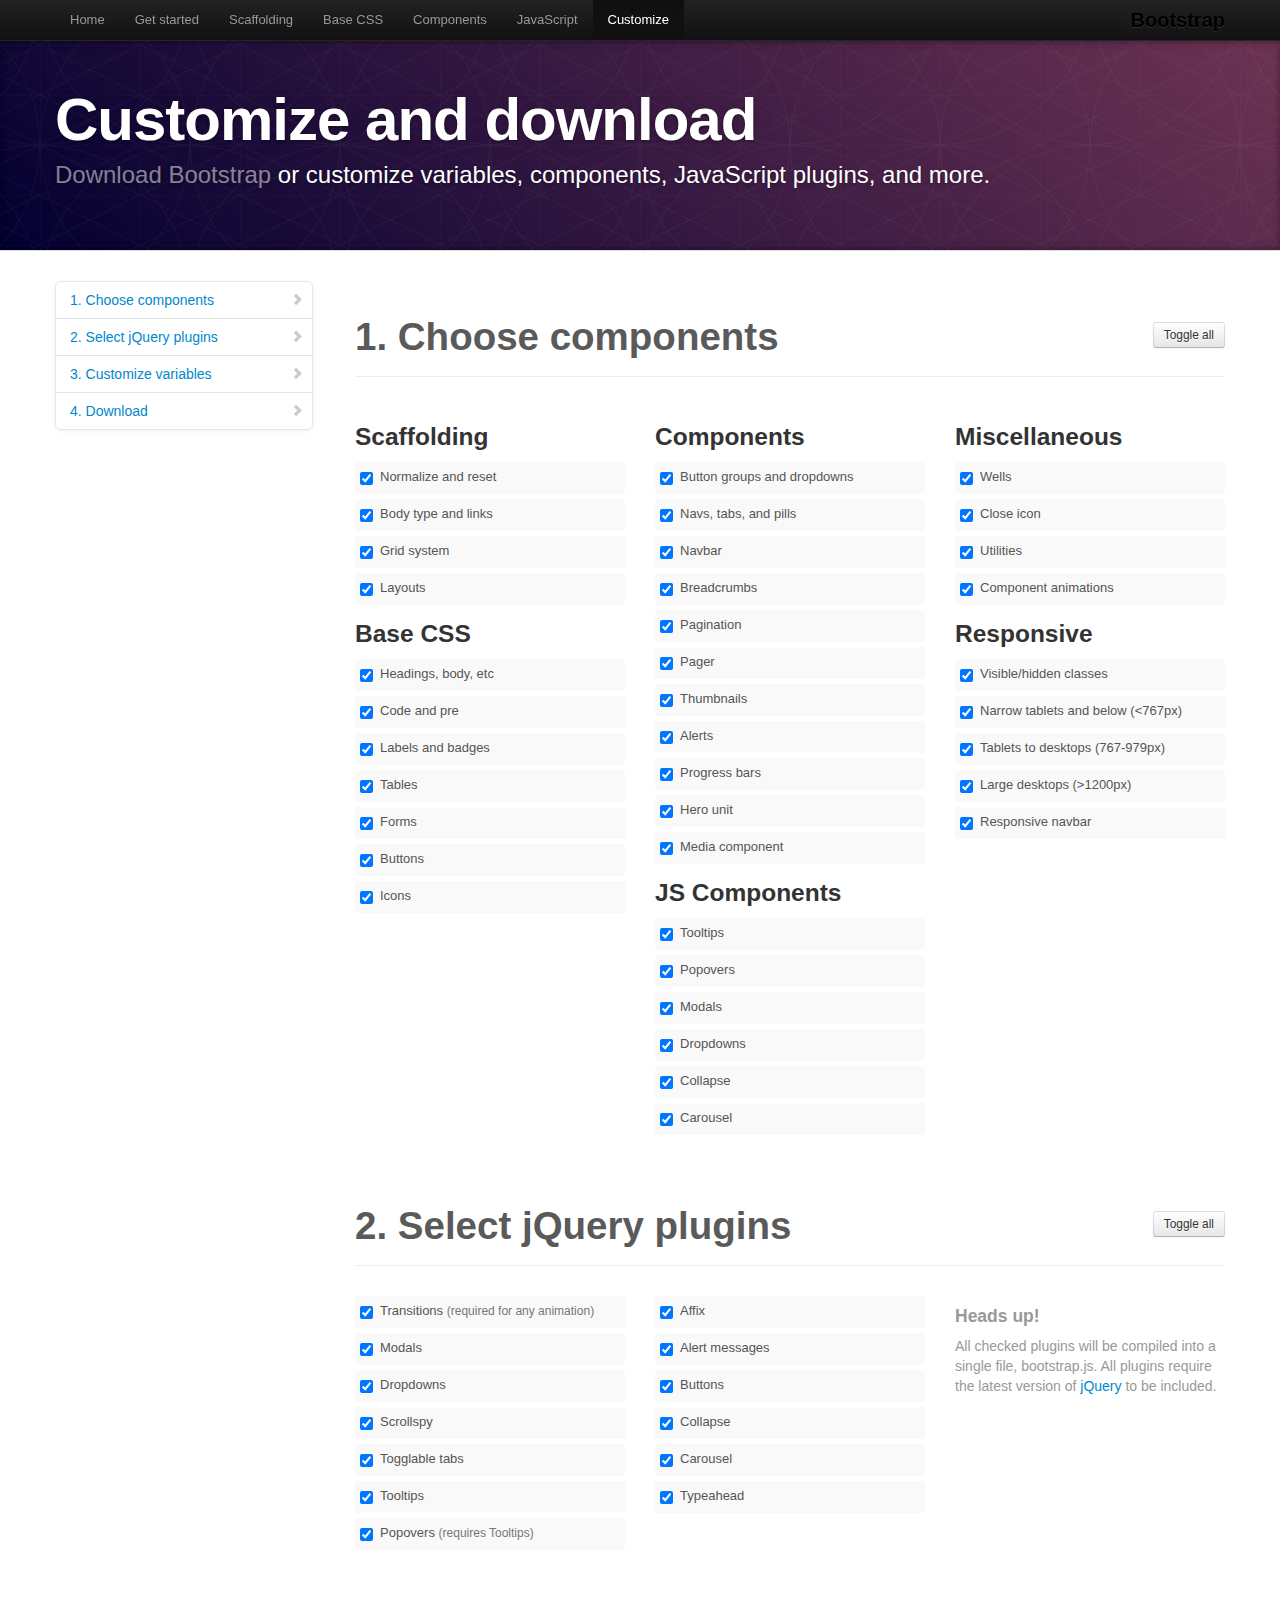
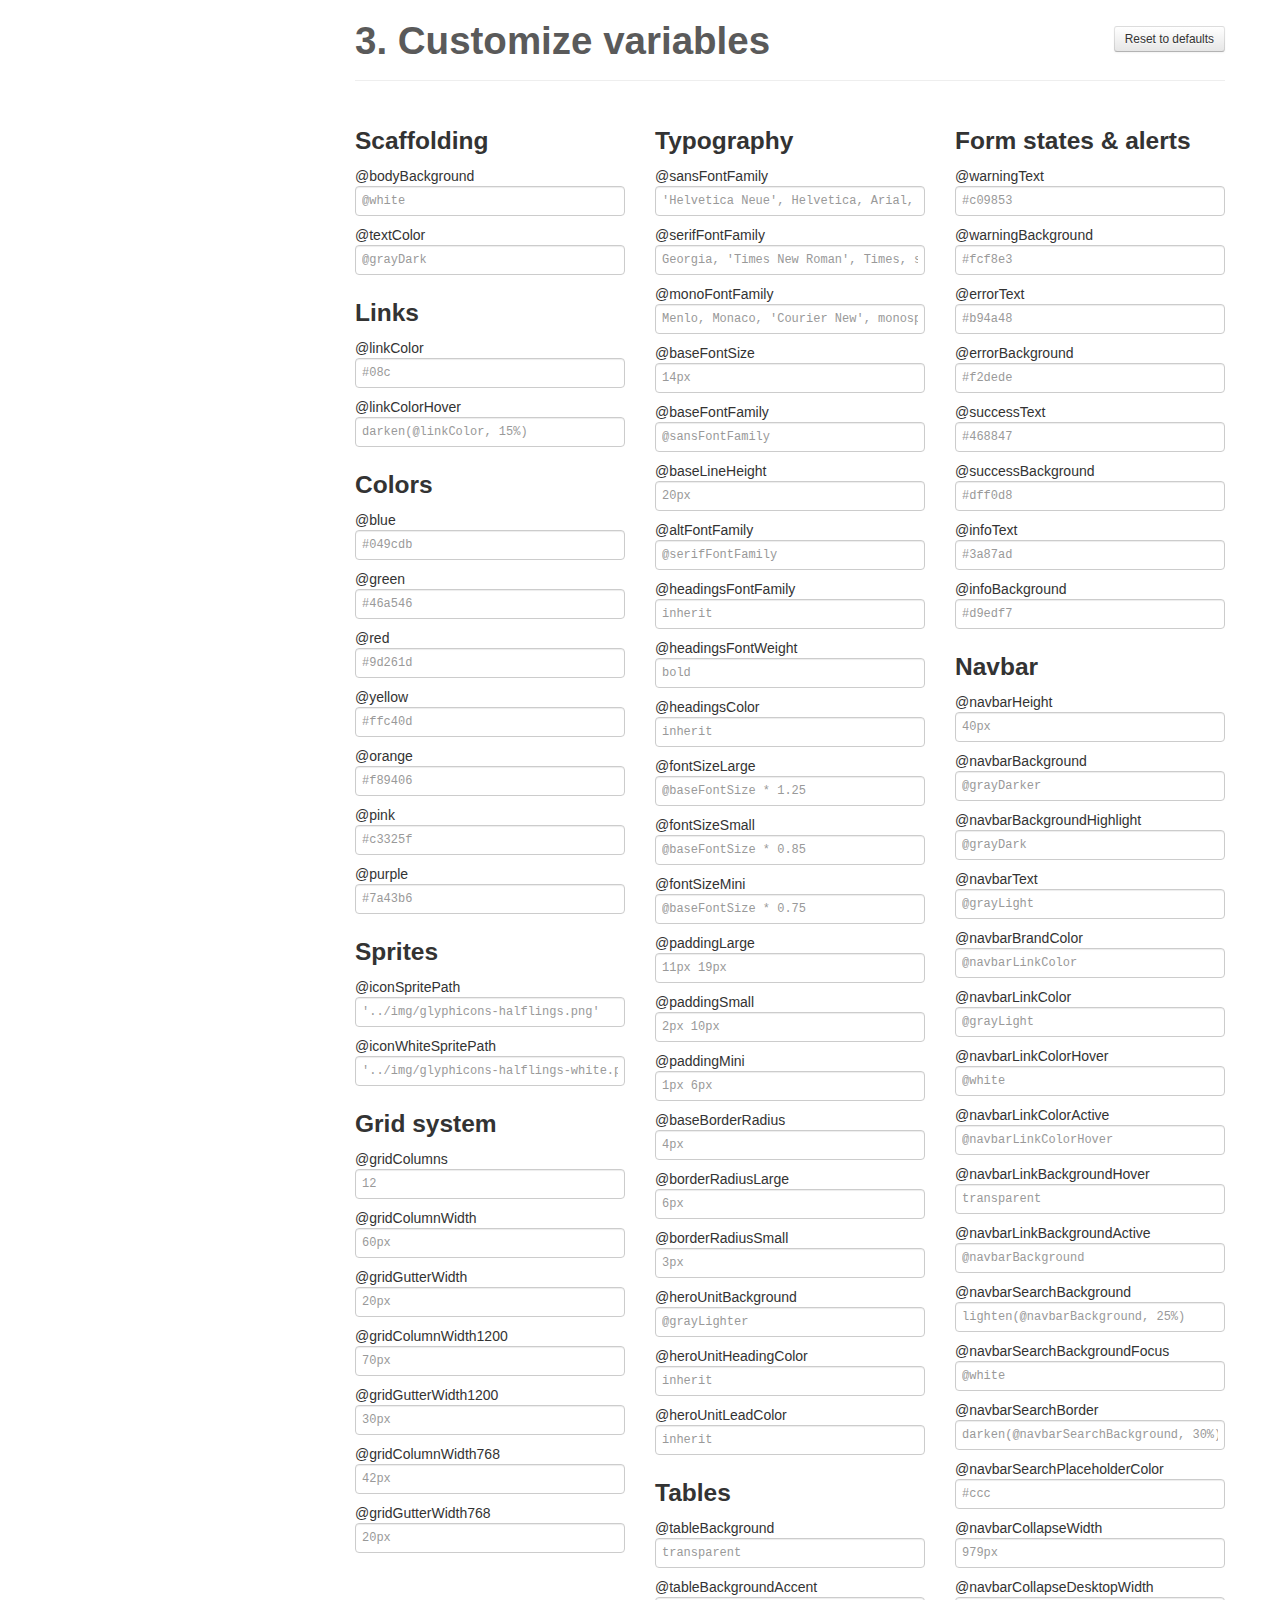
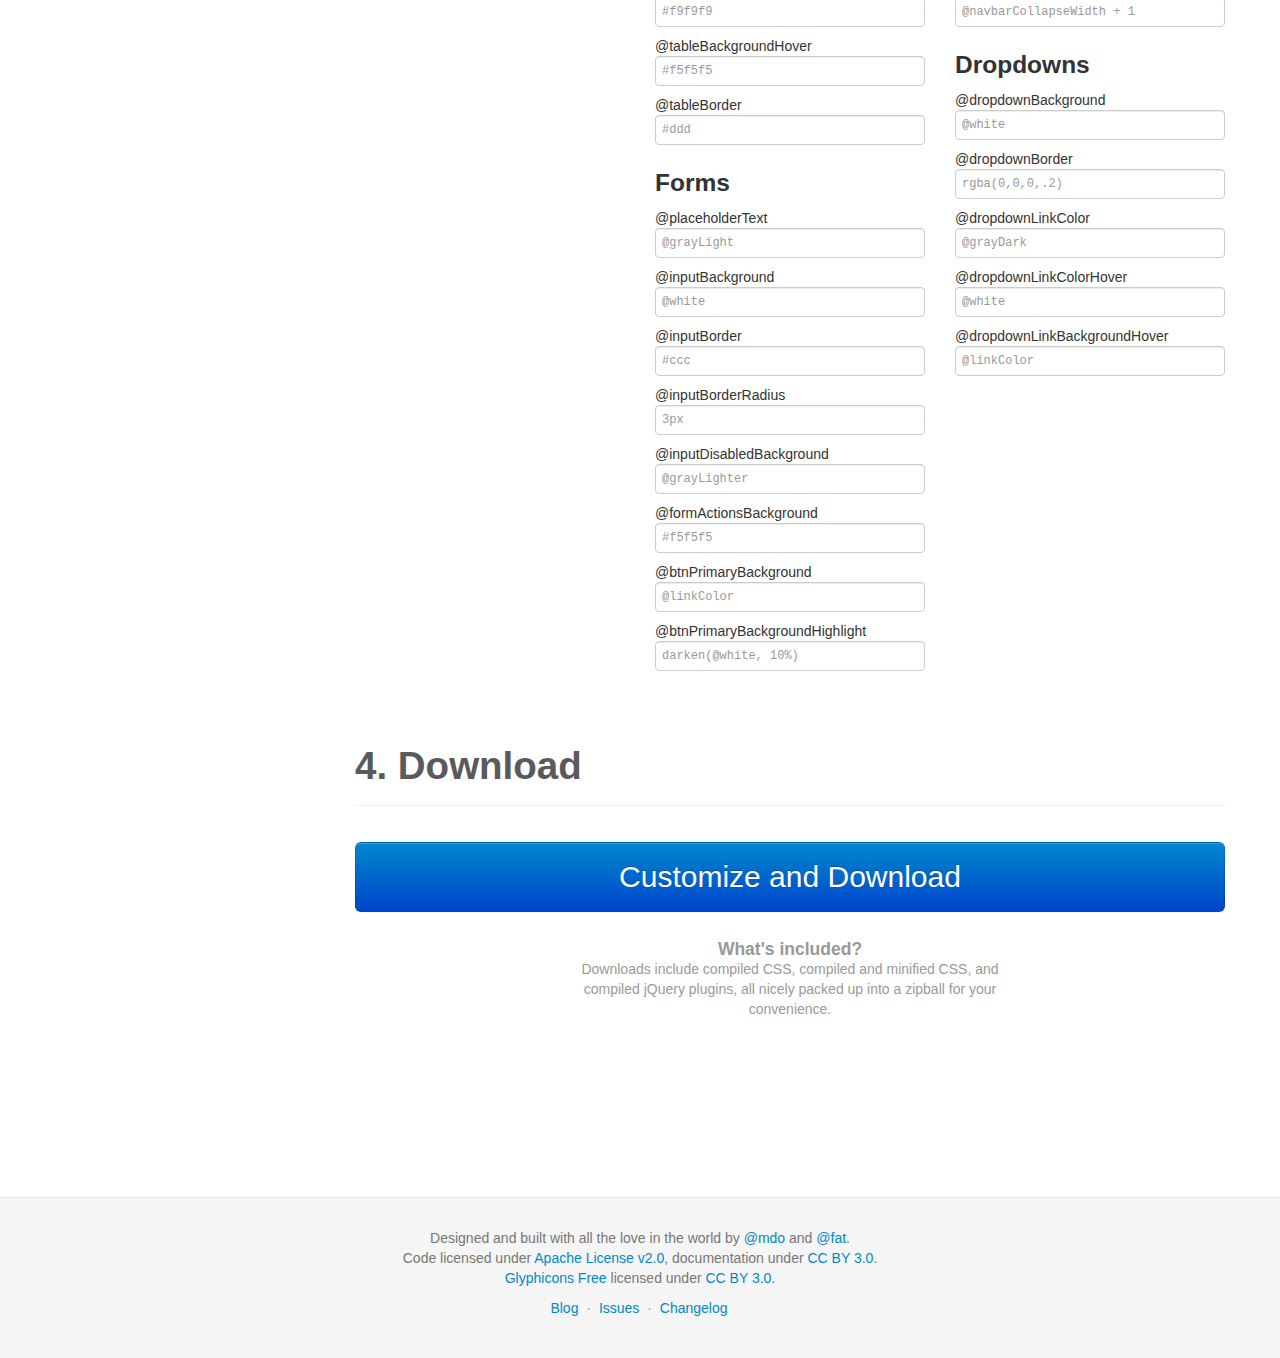
<file: swatchmaker/bootstrap/docs/customize.html>
<!DOCTYPE html>
<html lang="en">
  <head>
    <meta charset="utf-8">
    <title>Customize · Bootstrap</title>
    <meta name="viewport" content="width=device-width, initial-scale=1.0">
    <meta name="description" content="">
    <meta name="author" content="">

    <!-- Le styles -->
    <link href="assets/css/bootstrap.css" rel="stylesheet">
    <link href="assets/css/bootstrap-responsive.css" rel="stylesheet">
    <link href="assets/css/docs.css" rel="stylesheet">
    <link href="assets/js/google-code-prettify/prettify.css" rel="stylesheet">

    <!-- Le HTML5 shim, for IE6-8 support of HTML5 elements -->
    <!--[if lt IE 9]>
      <script src="assets/js/html5shiv.js"></script>
    <![endif]-->

    <!-- Le fav and touch icons -->
    <link rel="apple-touch-icon-precomposed" sizes="144x144" href="assets/ico/apple-touch-icon-144-precomposed.png">
    <link rel="apple-touch-icon-precomposed" sizes="114x114" href="assets/ico/apple-touch-icon-114-precomposed.png">
      <link rel="apple-touch-icon-precomposed" sizes="72x72" href="assets/ico/apple-touch-icon-72-precomposed.png">
                    <link rel="apple-touch-icon-precomposed" href="assets/ico/apple-touch-icon-57-precomposed.png">
                                   <link rel="shortcut icon" href="assets/ico/favicon.png">

    <script type="text/javascript">
      var _gaq = _gaq || [];
      _gaq.push(['_setAccount', 'UA-146052-10']);
      _gaq.push(['_trackPageview']);
      (function() {
        var ga = document.createElement('script'); ga.type = 'text/javascript'; ga.async = true;
        ga.src = ('https:' == document.location.protocol ? 'https://ssl' : 'http://www') + '.google-analytics.com/ga.js';
        var s = document.getElementsByTagName('script')[0]; s.parentNode.insertBefore(ga, s);
      })();
    </script>
  </head>

  <body data-spy="scroll" data-target=".bs-docs-sidebar">

    <!-- Navbar
    ================================================== -->
    <div class="navbar navbar-inverse navbar-fixed-top">
      <div class="navbar-inner">
        <div class="container">
          <button type="button" class="btn btn-navbar" data-toggle="collapse" data-target=".nav-collapse">
            <span class="icon-bar"></span>
            <span class="icon-bar"></span>
            <span class="icon-bar"></span>
          </button>
          <a class="brand" href="./index.html">Bootstrap</a>
          <div class="nav-collapse collapse">
            <ul class="nav">
              <li class="">
                <a href="./index.html">Home</a>
              </li>
              <li class="">
                <a href="./getting-started.html">Get started</a>
              </li>
              <li class="">
                <a href="./scaffolding.html">Scaffolding</a>
              </li>
              <li class="">
                <a href="./base-css.html">Base CSS</a>
              </li>
              <li class="">
                <a href="./components.html">Components</a>
              </li>
              <li class="">
                <a href="./javascript.html">JavaScript</a>
              </li>
              <li class="active">
                <a href="./customize.html">Customize</a>
              </li>
            </ul>
          </div>
        </div>
      </div>
    </div>

<!-- Masthead
================================================== -->
<header class="jumbotron subhead" id="overview">
  <div class="container">
    <h1>Customize and download</h1>
    <p class="lead"><a href="https://github.com/twitter/bootstrap/zipball/master">Download Bootstrap</a> or customize variables, components, JavaScript plugins, and more.</p>
  </div>
</header>


  <div class="container">

    <!-- Docs nav
    ================================================== -->
    <div class="row">
      <div class="span3 bs-docs-sidebar">
        <ul class="nav nav-list bs-docs-sidenav">
          <li><a href="#components"><i class="icon-chevron-right"></i> 1. Choose components</a></li>
          <li><a href="#plugins"><i class="icon-chevron-right"></i> 2. Select jQuery plugins</a></li>
          <li><a href="#variables"><i class="icon-chevron-right"></i> 3. Customize variables</a></li>
          <li><a href="#download"><i class="icon-chevron-right"></i> 4. Download</a></li>
        </ul>
      </div>
      <div class="span9">


        <!-- Customize form
        ================================================== -->
        <form>
          <section class="download" id="components">
            <div class="page-header">
              <a class="btn btn-small pull-right toggle-all" href="#">Toggle all</a>
              <h1>
                1. Choose components
              </h1>
            </div>
            <div class="row download-builder">
              <div class="span3">
                <h3>Scaffolding</h3>
                <label class="checkbox"><input checked="checked" type="checkbox" value="reset.less"> Normalize and reset</label>
                <label class="checkbox"><input checked="checked" type="checkbox" value="scaffolding.less"> Body type and links</label>
                <label class="checkbox"><input checked="checked" type="checkbox" value="grid.less"> Grid system</label>
                <label class="checkbox"><input checked="checked" type="checkbox" value="layouts.less"> Layouts</label>
                <h3>Base CSS</h3>
                <label class="checkbox"><input checked="checked" type="checkbox" value="type.less"> Headings, body, etc</label>
                <label class="checkbox"><input checked="checked" type="checkbox" value="code.less"> Code and pre</label>
                <label class="checkbox"><input checked="checked" type="checkbox" value="labels-badges.less"> Labels and badges</label>
                <label class="checkbox"><input checked="checked" type="checkbox" value="tables.less"> Tables</label>
                <label class="checkbox"><input checked="checked" type="checkbox" value="forms.less"> Forms</label>
                <label class="checkbox"><input checked="checked" type="checkbox" value="buttons.less"> Buttons</label>
                <label class="checkbox"><input checked="checked" type="checkbox" value="sprites.less"> Icons</label>
              </div><!-- /span -->
              <div class="span3">
                <h3>Components</h3>
                <label class="checkbox"><input checked="checked" type="checkbox" value="button-groups.less"> Button groups and dropdowns</label>
                <label class="checkbox"><input checked="checked" type="checkbox" value="navs.less"> Navs, tabs, and pills</label>
                <label class="checkbox"><input checked="checked" type="checkbox" value="navbar.less"> Navbar</label>
                <label class="checkbox"><input checked="checked" type="checkbox" value="breadcrumbs.less"> Breadcrumbs</label>
                <label class="checkbox"><input checked="checked" type="checkbox" value="pagination.less"> Pagination</label>
                <label class="checkbox"><input checked="checked" type="checkbox" value="pager.less"> Pager</label>
                <label class="checkbox"><input checked="checked" type="checkbox" value="thumbnails.less"> Thumbnails</label>
                <label class="checkbox"><input checked="checked" type="checkbox" value="alerts.less"> Alerts</label>
                <label class="checkbox"><input checked="checked" type="checkbox" value="progress-bars.less"> Progress bars</label>
                <label class="checkbox"><input checked="checked" type="checkbox" value="hero-unit.less"> Hero unit</label>
                <label class="checkbox"><input checked="checked" type="checkbox" value="media.less"> Media component</label>
                <h3>JS Components</h3>
                <label class="checkbox"><input checked="checked" type="checkbox" value="tooltip.less"> Tooltips</label>
                <label class="checkbox"><input checked="checked" type="checkbox" value="popovers.less"> Popovers</label>
                <label class="checkbox"><input checked="checked" type="checkbox" value="modals.less"> Modals</label>
                <label class="checkbox"><input checked="checked" type="checkbox" value="dropdowns.less"> Dropdowns</label>
                <label class="checkbox"><input checked="checked" type="checkbox" value="accordion.less"> Collapse</label>
                <label class="checkbox"><input checked="checked" type="checkbox" value="carousel.less"> Carousel</label>
              </div><!-- /span -->
              <div class="span3">
                <h3>Miscellaneous</h3>
                <label class="checkbox"><input checked="checked" type="checkbox" value="wells.less"> Wells</label>
                <label class="checkbox"><input checked="checked" type="checkbox" value="close.less"> Close icon</label>
                <label class="checkbox"><input checked="checked" type="checkbox" value="utilities.less"> Utilities</label>
                <label class="checkbox"><input checked="checked" type="checkbox" value="component-animations.less"> Component animations</label>
                <h3>Responsive</h3>
                <label class="checkbox"><input checked="checked" type="checkbox" value="responsive-utilities.less"> Visible/hidden classes</label>
                <label class="checkbox"><input checked="checked" type="checkbox" value="responsive-767px-max.less"> Narrow tablets and below (<767px)</label>
                <label class="checkbox"><input checked="checked" type="checkbox" value="responsive-768px-979px.less"> Tablets to desktops (767-979px)</label>
                <label class="checkbox"><input checked="checked" type="checkbox" value="responsive-1200px-min.less"> Large desktops (>1200px)</label>
                <label class="checkbox"><input checked="checked" type="checkbox" value="responsive-navbar.less"> Responsive navbar</label>
              </div><!-- /span -->
            </div><!-- /row -->
          </section>

          <section class="download" id="plugins">
            <div class="page-header">
              <a class="btn btn-small pull-right toggle-all" href="#">Toggle all</a>
              <h1>
                2. Select jQuery plugins
              </h1>
            </div>
            <div class="row download-builder">
              <div class="span3">
                <label class="checkbox">
                  <input type="checkbox" checked="true" value="bootstrap-transition.js">
                  Transitions <small>(required for any animation)</small>
                </label>
                <label class="checkbox">
                  <input type="checkbox" checked="true" value="bootstrap-modal.js">
                  Modals
                </label>
                <label class="checkbox">
                  <input type="checkbox" checked="true" value="bootstrap-dropdown.js">
                  Dropdowns
                </label>
                <label class="checkbox">
                  <input type="checkbox" checked="true" value="bootstrap-scrollspy.js">
                  Scrollspy
                </label>
                <label class="checkbox">
                  <input type="checkbox" checked="true" value="bootstrap-tab.js">
                  Togglable tabs
                </label>
                <label class="checkbox">
                  <input type="checkbox" checked="true" value="bootstrap-tooltip.js">
                  Tooltips
                </label>
                <label class="checkbox">
                  <input type="checkbox" checked="true" value="bootstrap-popover.js">
                  Popovers <small>(requires Tooltips)</small>
                </label>
              </div><!-- /span -->
              <div class="span3">
                <label class="checkbox">
                  <input type="checkbox" checked="true" value="bootstrap-affix.js">
                  Affix
                </label>
                <label class="checkbox">
                  <input type="checkbox" checked="true" value="bootstrap-alert.js">
                  Alert messages
                </label>
                <label class="checkbox">
                  <input type="checkbox" checked="true" value="bootstrap-button.js">
                  Buttons
                </label>
                <label class="checkbox">
                  <input type="checkbox" checked="true" value="bootstrap-collapse.js">
                  Collapse
                </label>
                <label class="checkbox">
                  <input type="checkbox" checked="true" value="bootstrap-carousel.js">
                  Carousel
                </label>
                <label class="checkbox">
                  <input type="checkbox" checked="true" value="bootstrap-typeahead.js">
                  Typeahead
                </label>
              </div><!-- /span -->
              <div class="span3">
                <h4 class="muted">Heads up!</h4>
                <p class="muted">All checked plugins will be compiled into a single file, bootstrap.js. All plugins require the latest version of <a href="http://jquery.com/" target="_blank">jQuery</a> to be included.</p>
              </div><!-- /span -->
            </div><!-- /row -->
          </section>


          <section class="download" id="variables">
            <div class="page-header">
              <a class="btn btn-small pull-right toggle-all" href="#">Reset to defaults</a>
              <h1>
                3. Customize variables
              </h1>
            </div>
            <div class="row download-builder">
              <div class="span3">
                <h3>Scaffolding</h3>
                <label>@bodyBackground</label>
                <input type="text" class="span3" placeholder="@white">
                <label>@textColor</label>
                <input type="text" class="span3" placeholder="@grayDark">

                <h3>Links</h3>
                <label>@linkColor</label>
                <input type="text" class="span3" placeholder="#08c">
                <label>@linkColorHover</label>
                <input type="text" class="span3" placeholder="darken(@linkColor, 15%)">
                <h3>Colors</h3>
                <label>@blue</label>
                <input type="text" class="span3" placeholder="#049cdb">
                <label>@green</label>
                <input type="text" class="span3" placeholder="#46a546">
                <label>@red</label>
                <input type="text" class="span3" placeholder="#9d261d">
                <label>@yellow</label>
                <input type="text" class="span3" placeholder="#ffc40d">
                <label>@orange</label>
                <input type="text" class="span3" placeholder="#f89406">
                <label>@pink</label>
                <input type="text" class="span3" placeholder="#c3325f">
                <label>@purple</label>
                <input type="text" class="span3" placeholder="#7a43b6">

                <h3>Sprites</h3>
                <label>@iconSpritePath</label>
                <input type="text" class="span3" placeholder="'../img/glyphicons-halflings.png'">
                <label>@iconWhiteSpritePath</label>
                <input type="text" class="span3" placeholder="'../img/glyphicons-halflings-white.png'">

                <h3>Grid system</h3>
                <label>@gridColumns</label>
                <input type="text" class="span3" placeholder="12">
                <label>@gridColumnWidth</label>
                <input type="text" class="span3" placeholder="60px">
                <label>@gridGutterWidth</label>
                <input type="text" class="span3" placeholder="20px">
                <label>@gridColumnWidth1200</label>
                <input type="text" class="span3" placeholder="70px">
                <label>@gridGutterWidth1200</label>
                <input type="text" class="span3" placeholder="30px">
                <label>@gridColumnWidth768</label>
                <input type="text" class="span3" placeholder="42px">
                <label>@gridGutterWidth768</label>
                <input type="text" class="span3" placeholder="20px">

              </div><!-- /span -->
              <div class="span3">

                <h3>Typography</h3>
                <label>@sansFontFamily</label>
                <input type="text" class="span3" placeholder="'Helvetica Neue', Helvetica, Arial, sans-serif">
                <label>@serifFontFamily</label>
                <input type="text" class="span3" placeholder="Georgia, 'Times New Roman', Times, serif">
                <label>@monoFontFamily</label>
                <input type="text" class="span3" placeholder="Menlo, Monaco, 'Courier New', monospace">

                <label>@baseFontSize</label>
                <input type="text" class="span3" placeholder="14px">
                <label>@baseFontFamily</label>
                <input type="text" class="span3" placeholder="@sansFontFamily">
                <label>@baseLineHeight</label>
                <input type="text" class="span3" placeholder="20px">

                <label>@altFontFamily</label>
                <input type="text" class="span3" placeholder="@serifFontFamily">
                <label>@headingsFontFamily</label>
                <input type="text" class="span3" placeholder="inherit">
                <label>@headingsFontWeight</label>
                <input type="text" class="span3" placeholder="bold">
                <label>@headingsColor</label>
                <input type="text" class="span3" placeholder="inherit">

                <label>@fontSizeLarge</label>
                <input type="text" class="span3" placeholder="@baseFontSize * 1.25">
                <label>@fontSizeSmall</label>
                <input type="text" class="span3" placeholder="@baseFontSize * 0.85">
                <label>@fontSizeMini</label>
                <input type="text" class="span3" placeholder="@baseFontSize * 0.75">

                <label>@paddingLarge</label>
                <input type="text" class="span3" placeholder="11px 19px">
                <label>@paddingSmall</label>
                <input type="text" class="span3" placeholder="2px 10px">
                <label>@paddingMini</label>
                <input type="text" class="span3" placeholder="1px 6px">

                <label>@baseBorderRadius</label>
                <input type="text" class="span3" placeholder="4px">
                <label>@borderRadiusLarge</label>
                <input type="text" class="span3" placeholder="6px">
                <label>@borderRadiusSmall</label>
                <input type="text" class="span3" placeholder="3px">

                <label>@heroUnitBackground</label>
                <input type="text" class="span3" placeholder="@grayLighter">
                <label>@heroUnitHeadingColor</label>
                <input type="text" class="span3" placeholder="inherit">
                <label>@heroUnitLeadColor</label>
                <input type="text" class="span3" placeholder="inherit">

                <h3>Tables</h3>
                <label>@tableBackground</label>
                <input type="text" class="span3" placeholder="transparent">
                <label>@tableBackgroundAccent</label>
                <input type="text" class="span3" placeholder="#f9f9f9">
                <label>@tableBackgroundHover</label>
                <input type="text" class="span3" placeholder="#f5f5f5">
                <label>@tableBorder</label>
                <input type="text" class="span3" placeholder="#ddd">

                <h3>Forms</h3>
                <label>@placeholderText</label>
                <input type="text" class="span3" placeholder="@grayLight">
                <label>@inputBackground</label>
                <input type="text" class="span3" placeholder="@white">
                <label>@inputBorder</label>
                <input type="text" class="span3" placeholder="#ccc">
                <label>@inputBorderRadius</label>
                <input type="text" class="span3" placeholder="3px">
                <label>@inputDisabledBackground</label>
                <input type="text" class="span3" placeholder="@grayLighter">
                <label>@formActionsBackground</label>
                <input type="text" class="span3" placeholder="#f5f5f5">
                <label>@btnPrimaryBackground</label>
                <input type="text" class="span3" placeholder="@linkColor">
                <label>@btnPrimaryBackgroundHighlight</label>
                <input type="text" class="span3" placeholder="darken(@white, 10%)">

              </div><!-- /span -->
              <div class="span3">

                <h3>Form states &amp; alerts</h3>
                <label>@warningText</label>
                <input type="text" class="span3" placeholder="#c09853">
                <label>@warningBackground</label>
                <input type="text" class="span3" placeholder="#fcf8e3">
                <label>@errorText</label>
                <input type="text" class="span3" placeholder="#b94a48">
                <label>@errorBackground</label>
                <input type="text" class="span3" placeholder="#f2dede">
                <label>@successText</label>
                <input type="text" class="span3" placeholder="#468847">
                <label>@successBackground</label>
                <input type="text" class="span3" placeholder="#dff0d8">
                <label>@infoText</label>
                <input type="text" class="span3" placeholder="#3a87ad">
                <label>@infoBackground</label>
                <input type="text" class="span3" placeholder="#d9edf7">

                <h3>Navbar</h3>
                <label>@navbarHeight</label>
                <input type="text" class="span3" placeholder="40px">
                <label>@navbarBackground</label>
                <input type="text" class="span3" placeholder="@grayDarker">
                <label>@navbarBackgroundHighlight</label>
                <input type="text" class="span3" placeholder="@grayDark">
                <label>@navbarText</label>
                <input type="text" class="span3" placeholder="@grayLight">
                <label>@navbarBrandColor</label>
                <input type="text" class="span3" placeholder="@navbarLinkColor">
                <label>@navbarLinkColor</label>
                <input type="text" class="span3" placeholder="@grayLight">
                <label>@navbarLinkColorHover</label>
                <input type="text" class="span3" placeholder="@white">
                <label>@navbarLinkColorActive</label>
                <input type="text" class="span3" placeholder="@navbarLinkColorHover">
                <label>@navbarLinkBackgroundHover</label>
                <input type="text" class="span3" placeholder="transparent">
                <label>@navbarLinkBackgroundActive</label>
                <input type="text" class="span3" placeholder="@navbarBackground">
                <label>@navbarSearchBackground</label>
                <input type="text" class="span3" placeholder="lighten(@navbarBackground, 25%)">
                <label>@navbarSearchBackgroundFocus</label>
                <input type="text" class="span3" placeholder="@white">
                <label>@navbarSearchBorder</label>
                <input type="text" class="span3" placeholder="darken(@navbarSearchBackground, 30%)">
                <label>@navbarSearchPlaceholderColor</label>
                <input type="text" class="span3" placeholder="#ccc">

                <label>@navbarCollapseWidth</label>
                <input type="text" class="span3" placeholder="979px">
                <label>@navbarCollapseDesktopWidth</label>
                <input type="text" class="span3" placeholder="@navbarCollapseWidth + 1">

                <h3>Dropdowns</h3>
                <label>@dropdownBackground</label>
                <input type="text" class="span3" placeholder="@white">
                <label>@dropdownBorder</label>
                <input type="text" class="span3" placeholder="rgba(0,0,0,.2)">
                <label>@dropdownLinkColor</label>
                <input type="text" class="span3" placeholder="@grayDark">
                <label>@dropdownLinkColorHover</label>
                <input type="text" class="span3" placeholder="@white">
                <label>@dropdownLinkBackgroundHover</label>
                <input type="text" class="span3" placeholder="@linkColor">
              </div><!-- /span -->
            </div><!-- /row -->
          </section>

          <section class="download" id="download">
            <div class="page-header">
              <h1>
                4. Download
              </h1>
            </div>
            <div class="download-btn">
              <a class="btn btn-primary" href="#" onclick="_gaq.push(['_trackEvent', 'Customize', 'Download', 'Customize and Download']);">Customize and Download</a>
              <h4>What's included?</h4>
              <p>Downloads include compiled CSS, compiled and minified CSS, and compiled jQuery plugins, all nicely packed up into a zipball for your convenience.</p>
            </div>
          </section><!-- /download -->
        </form>



      </div>
    </div>

  </div>



    <!-- Footer
    ================================================== -->
    <footer class="footer">
      <div class="container">
        <p>Designed and built with all the love in the world by <a href="http://twitter.com/mdo" target="_blank">@mdo</a> and <a href="http://twitter.com/fat" target="_blank">@fat</a>.</p>
        <p>Code licensed under <a href="http://www.apache.org/licenses/LICENSE-2.0" target="_blank">Apache License v2.0</a>, documentation under <a href="http://creativecommons.org/licenses/by/3.0/">CC BY 3.0</a>.</p>
        <p><a href="http://glyphicons.com">Glyphicons Free</a> licensed under <a href="http://creativecommons.org/licenses/by/3.0/">CC BY 3.0</a>.</p>
        <ul class="footer-links">
          <li><a href="http://blog.getbootstrap.com">Blog</a></li>
          <li class="muted">&middot;</li>
          <li><a href="https://github.com/twitter/bootstrap/issues?state=open">Issues</a></li>
          <li class="muted">&middot;</li>
          <li><a href="https://github.com/twitter/bootstrap/blob/master/CHANGELOG.md">Changelog</a></li>
        </ul>
      </div>
    </footer>



    <!-- Le javascript
    ================================================== -->
    <!-- Placed at the end of the document so the pages load faster -->
    <script type="text/javascript" src="http://platform.twitter.com/widgets.js"></script>
    <script src="assets/js/jquery.js"></script>
    <script src="assets/js/bootstrap-transition.js"></script>
    <script src="assets/js/bootstrap-alert.js"></script>
    <script src="assets/js/bootstrap-modal.js"></script>
    <script src="assets/js/bootstrap-dropdown.js"></script>
    <script src="assets/js/bootstrap-scrollspy.js"></script>
    <script src="assets/js/bootstrap-tab.js"></script>
    <script src="assets/js/bootstrap-tooltip.js"></script>
    <script src="assets/js/bootstrap-popover.js"></script>
    <script src="assets/js/bootstrap-button.js"></script>
    <script src="assets/js/bootstrap-collapse.js"></script>
    <script src="assets/js/bootstrap-carousel.js"></script>
    <script src="assets/js/bootstrap-typeahead.js"></script>
    <script src="assets/js/bootstrap-affix.js"></script>

    <script src="assets/js/holder/holder.js"></script>
    <script src="assets/js/google-code-prettify/prettify.js"></script>

    <script src="assets/js/application.js"></script>


    <!-- Analytics
    ================================================== -->
    <script>
      var _gauges = _gauges || [];
      (function() {
        var t   = document.createElement('script');
        t.type  = 'text/javascript';
        t.async = true;
        t.id    = 'gauges-tracker';
        t.setAttribute('data-site-id', '4f0dc9fef5a1f55508000013');
        t.src = '//secure.gaug.es/track.js';
        var s = document.getElementsByTagName('script')[0];
        s.parentNode.insertBefore(t, s);
      })();
    </script>

  </body>
</html>
</file>
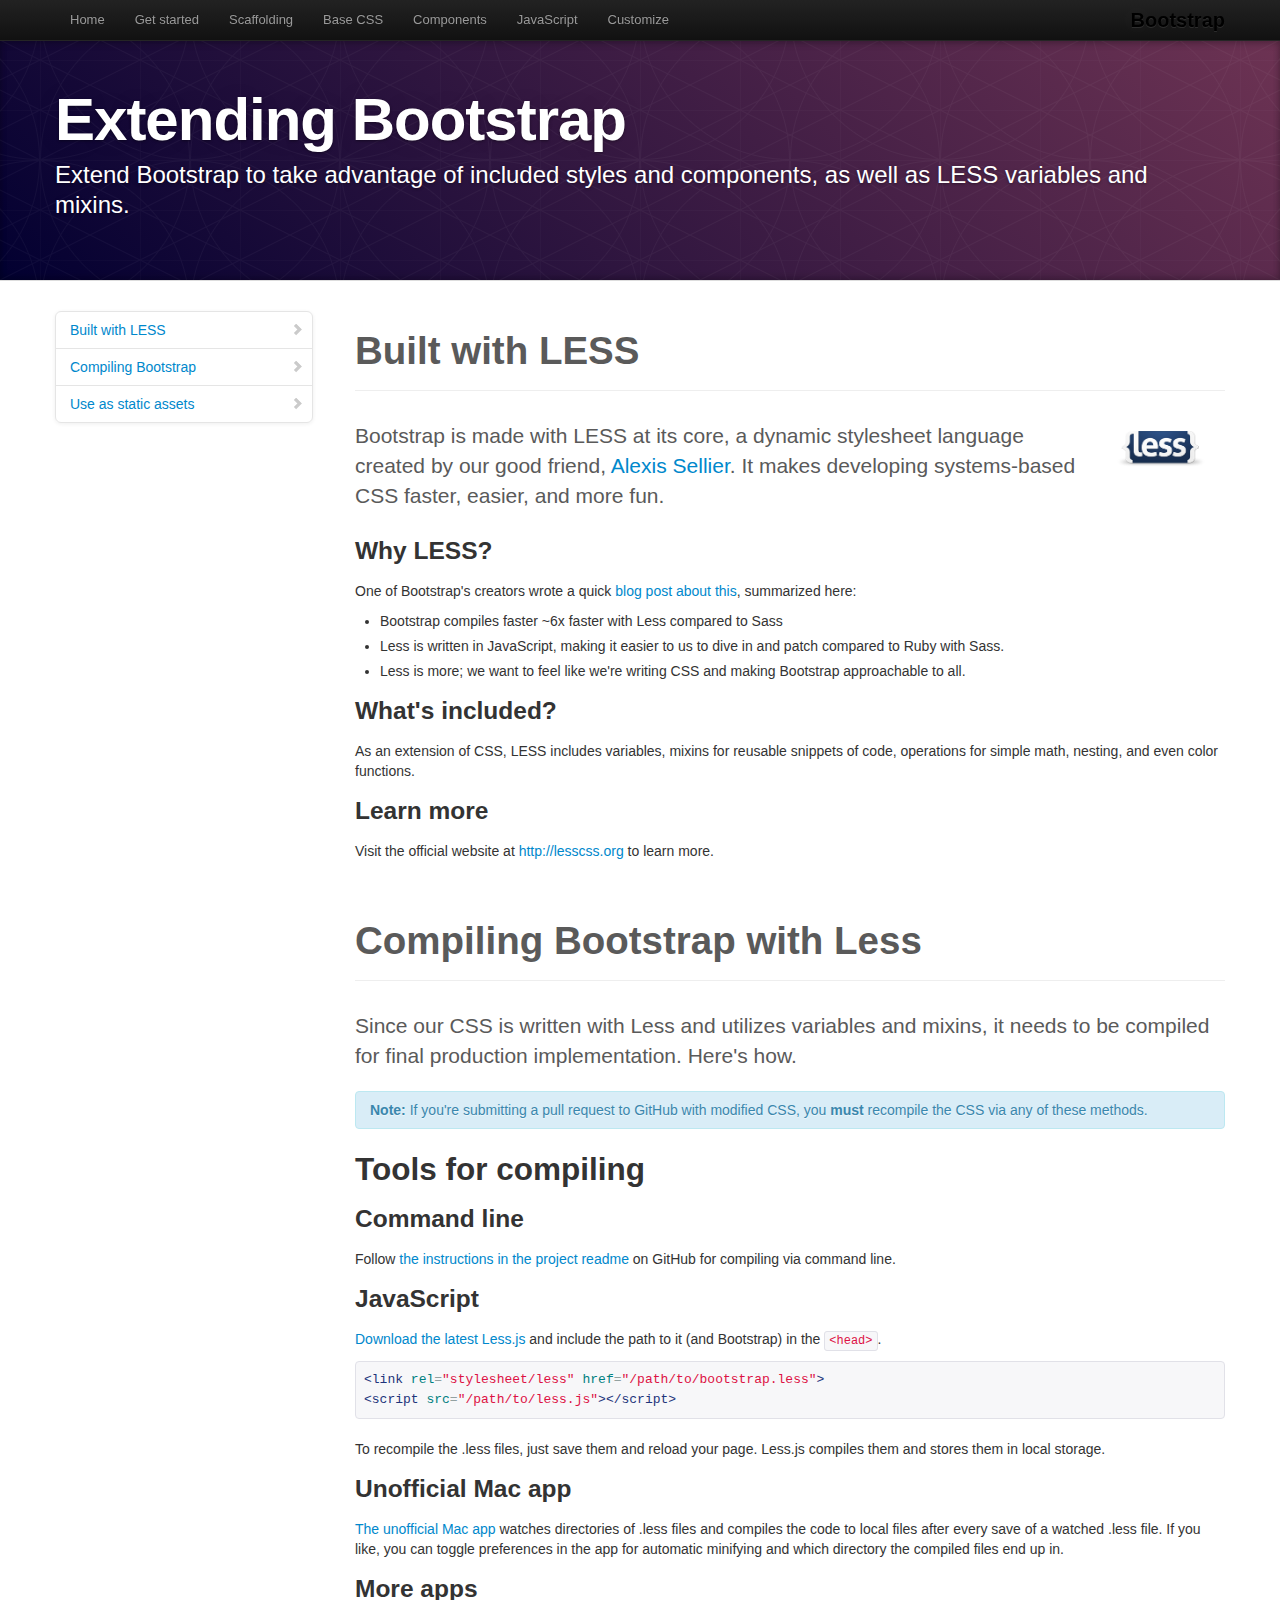
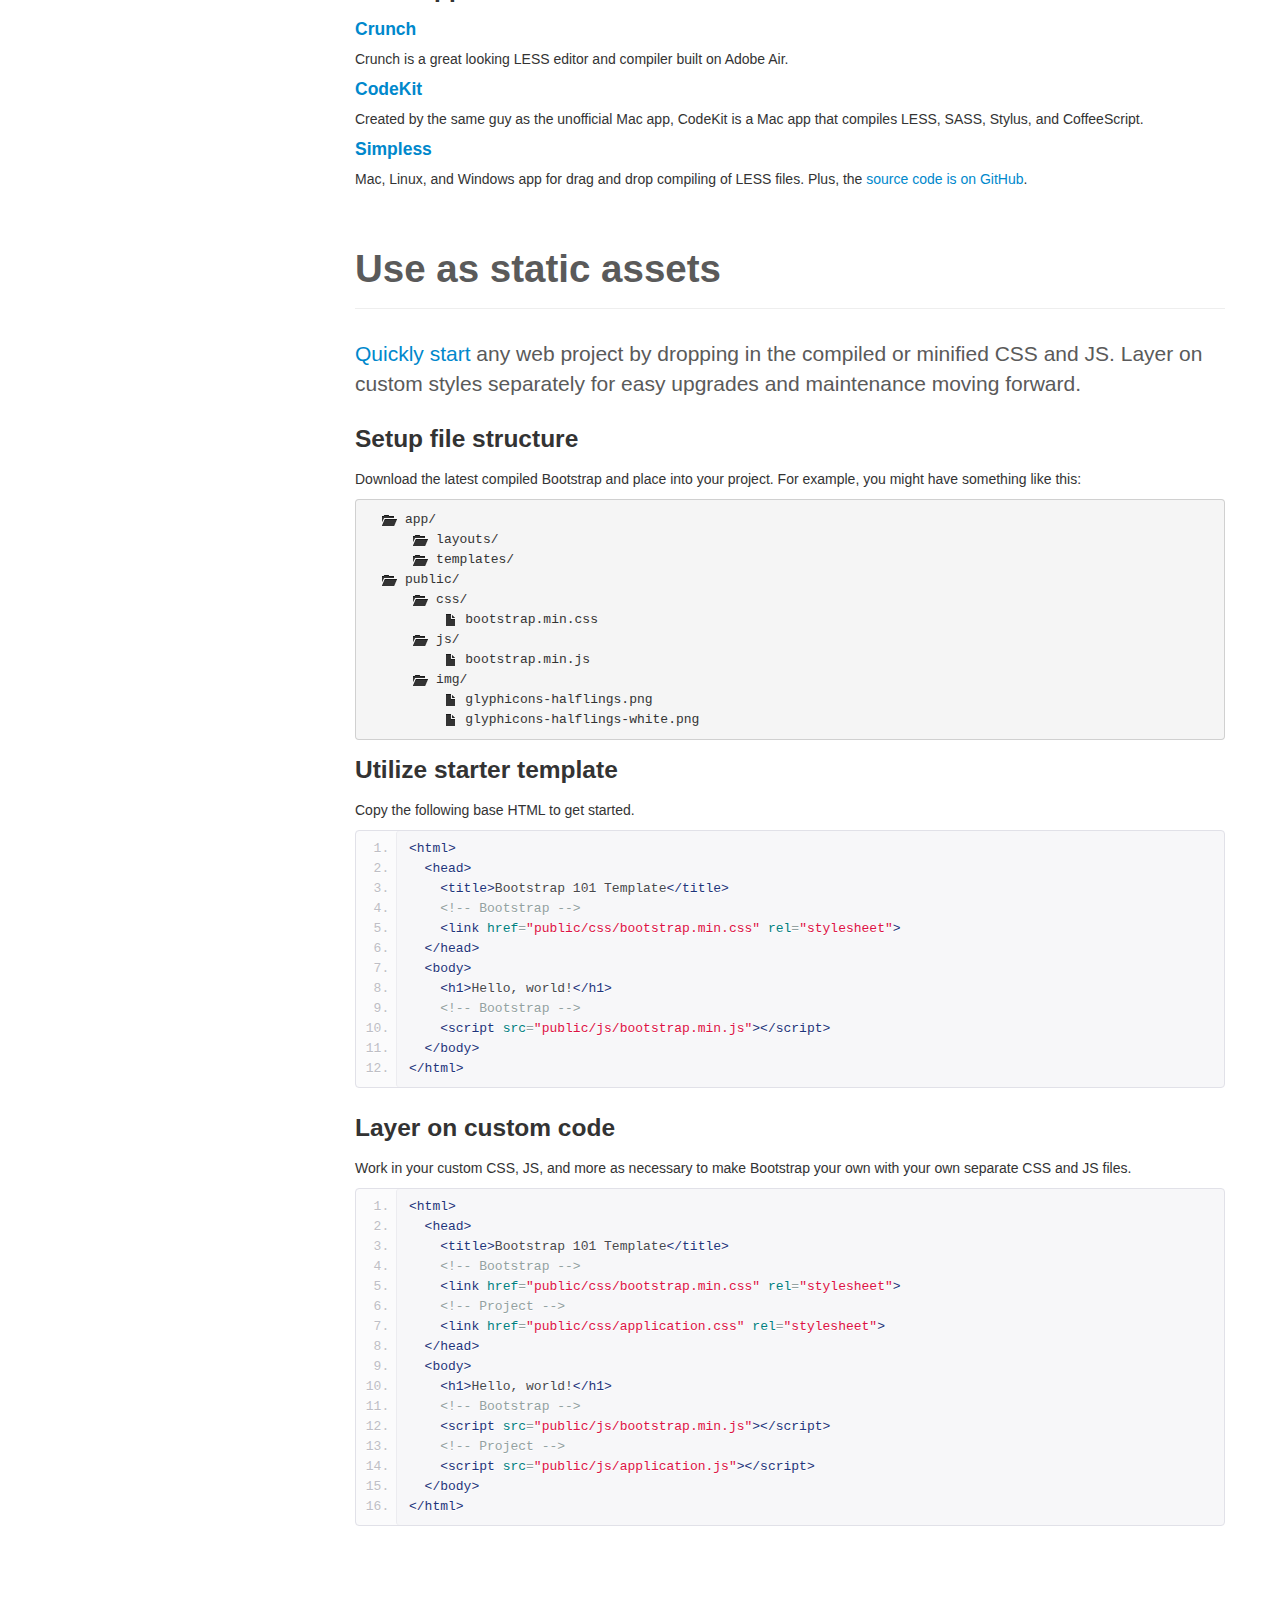
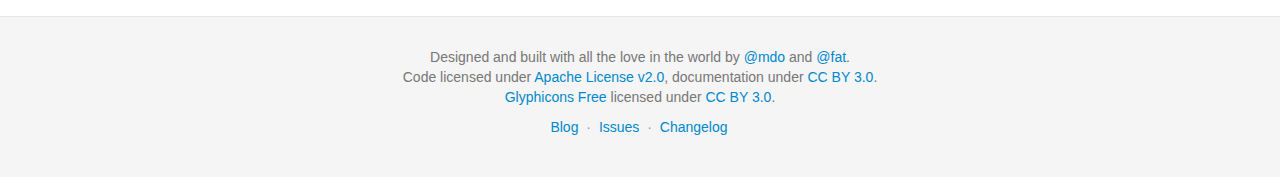
<file: swatchmaker/bootstrap/docs/extend.html>
<!DOCTYPE html>
<html lang="en">
  <head>
    <meta charset="utf-8">
    <title>Extend · Bootstrap</title>
    <meta name="viewport" content="width=device-width, initial-scale=1.0">
    <meta name="description" content="">
    <meta name="author" content="">

    <!-- Le styles -->
    <link href="assets/css/bootstrap.css" rel="stylesheet">
    <link href="assets/css/bootstrap-responsive.css" rel="stylesheet">
    <link href="assets/css/docs.css" rel="stylesheet">
    <link href="assets/js/google-code-prettify/prettify.css" rel="stylesheet">

    <!-- Le HTML5 shim, for IE6-8 support of HTML5 elements -->
    <!--[if lt IE 9]>
      <script src="assets/js/html5shiv.js"></script>
    <![endif]-->

    <!-- Le fav and touch icons -->
    <link rel="apple-touch-icon-precomposed" sizes="144x144" href="assets/ico/apple-touch-icon-144-precomposed.png">
    <link rel="apple-touch-icon-precomposed" sizes="114x114" href="assets/ico/apple-touch-icon-114-precomposed.png">
      <link rel="apple-touch-icon-precomposed" sizes="72x72" href="assets/ico/apple-touch-icon-72-precomposed.png">
                    <link rel="apple-touch-icon-precomposed" href="assets/ico/apple-touch-icon-57-precomposed.png">
                                   <link rel="shortcut icon" href="assets/ico/favicon.png">

    <script type="text/javascript">
      var _gaq = _gaq || [];
      _gaq.push(['_setAccount', 'UA-146052-10']);
      _gaq.push(['_trackPageview']);
      (function() {
        var ga = document.createElement('script'); ga.type = 'text/javascript'; ga.async = true;
        ga.src = ('https:' == document.location.protocol ? 'https://ssl' : 'http://www') + '.google-analytics.com/ga.js';
        var s = document.getElementsByTagName('script')[0]; s.parentNode.insertBefore(ga, s);
      })();
    </script>
  </head>

  <body data-spy="scroll" data-target=".bs-docs-sidebar">

    <!-- Navbar
    ================================================== -->
    <div class="navbar navbar-inverse navbar-fixed-top">
      <div class="navbar-inner">
        <div class="container">
          <button type="button" class="btn btn-navbar" data-toggle="collapse" data-target=".nav-collapse">
            <span class="icon-bar"></span>
            <span class="icon-bar"></span>
            <span class="icon-bar"></span>
          </button>
          <a class="brand" href="./index.html">Bootstrap</a>
          <div class="nav-collapse collapse">
            <ul class="nav">
              <li class="">
                <a href="./index.html">Home</a>
              </li>
              <li class="">
                <a href="./getting-started.html">Get started</a>
              </li>
              <li class="">
                <a href="./scaffolding.html">Scaffolding</a>
              </li>
              <li class="">
                <a href="./base-css.html">Base CSS</a>
              </li>
              <li class="">
                <a href="./components.html">Components</a>
              </li>
              <li class="">
                <a href="./javascript.html">JavaScript</a>
              </li>
              <li class="">
                <a href="./customize.html">Customize</a>
              </li>
            </ul>
          </div>
        </div>
      </div>
    </div>

<!-- Subhead
================================================== -->
<header class="jumbotron subhead" id="overview">
  <div class="container">
    <h1>Extending Bootstrap</h1>
    <p class="lead">Extend Bootstrap to take advantage of included styles and components, as well as LESS variables and mixins.</p>
  <div>
</header>

  <div class="container">

    <!-- Docs nav
    ================================================== -->
    <div class="row">
      <div class="span3 bs-docs-sidebar">
        <ul class="nav nav-list bs-docs-sidenav">
          <li><a href="#built-with-less"><i class="icon-chevron-right"></i> Built with LESS</a></li>
          <li><a href="#compiling"><i class="icon-chevron-right"></i> Compiling Bootstrap</a></li>
          <li><a href="#static-assets"><i class="icon-chevron-right"></i> Use as static assets</a></li>
        </ul>
      </div>
      <div class="span9">



        <!-- BUILT WITH LESS
        ================================================== -->
        <section id="built-with-less">
          <div class="page-header">
            <h1>Built with LESS</h1>
          </div>

          <img style="float: right; height: 36px; margin: 10px 20px 20px" src="assets/img/less-logo-large.png" alt="LESS CSS">
          <p class="lead">Bootstrap is made with LESS at its core, a dynamic stylesheet language created by our good friend, <a href="http://cloudhead.io">Alexis Sellier</a>. It makes developing systems-based CSS faster, easier, and more fun.</p>

          <h3>Why LESS?</h3>
          <p>One of Bootstrap's creators wrote a quick <a href="http://www.wordsbyf.at/2012/03/08/why-less/">blog post about this</a>, summarized here:</p>
          <ul>
            <li>Bootstrap compiles faster ~6x faster with Less compared to Sass</li>
            <li>Less is written in JavaScript, making it easier to us to dive in and patch compared to Ruby with Sass.</li>
            <li>Less is more; we want to feel like we're writing CSS and making Bootstrap approachable to all.</li>
          </ul>

          <h3>What's included?</h3>
          <p>As an extension of CSS, LESS includes variables, mixins for reusable snippets of code, operations for simple math, nesting, and even color functions.</p>

          <h3>Learn more</h3>
          <p>Visit the official website at <a href="http://lesscss.org">http://lesscss.org</a> to learn more.</p>
        </section>



        <!-- COMPILING LESS AND BOOTSTRAP
        ================================================== -->
        <section id="compiling">
          <div class="page-header">
            <h1>Compiling Bootstrap with Less</h1>
          </div>

          <p class="lead">Since our CSS is written with Less and utilizes variables and mixins, it needs to be compiled for final production implementation. Here's how.</p>

          <div class="alert alert-info">
            <strong>Note:</strong> If you're submitting a pull request to GitHub with modified CSS, you <strong>must</strong> recompile the CSS via any of these methods.
          </div>

          <h2>Tools for compiling</h2>

          <h3>Command line</h3>
          <p>Follow <a href="https://github.com/twitter/bootstrap#developers">the instructions in the project readme</a> on GitHub for compiling via command line.</p>

          <h3>JavaScript</h3>
          <p><a href="http://lesscss.org/">Download the latest Less.js</a> and include the path to it (and Bootstrap) in the <code>&lt;head&gt;</code>.</p>
<pre class="prettyprint">
&lt;link rel="stylesheet/less" href="/path/to/bootstrap.less"&gt;
&lt;script src="/path/to/less.js"&gt;&lt;/script&gt;
</pre>
          <p>To recompile the .less files, just save them and reload your page. Less.js compiles them and stores them in local storage.</p>

          <h3>Unofficial Mac app</h3>
          <p><a href="http://incident57.com/less/">The unofficial Mac app</a> watches directories of .less files and compiles the code to local files after every save of a watched .less file. If you like, you can toggle preferences in the app for automatic minifying and which directory the compiled files end up in.</p>

          <h3>More apps</h3>
          <h4><a href="http://crunchapp.net/" target="_blank">Crunch</a></h4>
          <p>Crunch is a great looking LESS editor and compiler built on Adobe Air.</p>
          <h4><a href="http://incident57.com/codekit/" target="_blank">CodeKit</a></h4>
          <p>Created by the same guy as the unofficial Mac app, CodeKit is a Mac app that compiles LESS, SASS, Stylus, and CoffeeScript.</p>
          <h4><a href="http://wearekiss.com/simpless" target="_blank">Simpless</a></h4>
          <p>Mac, Linux, and Windows app for drag and drop compiling of LESS files. Plus, the <a href="https://github.com/Paratron/SimpLESS" target="_blank">source code is on GitHub</a>.</p>

        </section>



        <!-- Static assets
        ================================================== -->
        <section id="static-assets">
          <div class="page-header">
            <h1>Use as static assets</h1>
          </div>
          <p class="lead"><a href="./getting-started.html">Quickly start</a> any web project by dropping in the compiled or minified CSS and JS. Layer on custom styles separately for easy upgrades and maintenance moving forward.</p>

          <h3>Setup file structure</h3>
          <p>Download the latest compiled Bootstrap and place into your project. For example, you might have something like this:</p>
<pre>
  <span class="icon-folder-open"></span> app/
      <span class="icon-folder-open"></span> layouts/
      <span class="icon-folder-open"></span> templates/
  <span class="icon-folder-open"></span> public/
      <span class="icon-folder-open"></span> css/
          <span class="icon-file"></span> bootstrap.min.css
      <span class="icon-folder-open"></span> js/
          <span class="icon-file"></span> bootstrap.min.js
      <span class="icon-folder-open"></span> img/
          <span class="icon-file"></span> glyphicons-halflings.png
          <span class="icon-file"></span> glyphicons-halflings-white.png
</pre>

          <h3>Utilize starter template</h3>
          <p>Copy the following base HTML to get started.</p>
<pre class="prettyprint linenums">
&lt;html&gt;
  &lt;head&gt;
    &lt;title&gt;Bootstrap 101 Template&lt;/title&gt;
    &lt;!-- Bootstrap --&gt;
    &lt;link href="public/css/bootstrap.min.css" rel="stylesheet"&gt;
  &lt;/head&gt;
  &lt;body&gt;
    &lt;h1&gt;Hello, world!&lt;/h1&gt;
    &lt;!-- Bootstrap --&gt;
    &lt;script src="public/js/bootstrap.min.js"&gt;&lt;/script&gt;
  &lt;/body&gt;
&lt;/html&gt;
</pre>

          <h3>Layer on custom code</h3>
          <p>Work in your custom CSS, JS, and more as necessary to make Bootstrap your own with your own separate CSS and JS files.</p>
<pre class="prettyprint linenums">
&lt;html&gt;
  &lt;head&gt;
    &lt;title&gt;Bootstrap 101 Template&lt;/title&gt;
    &lt;!-- Bootstrap --&gt;
    &lt;link href="public/css/bootstrap.min.css" rel="stylesheet"&gt;
    &lt;!-- Project --&gt;
    &lt;link href="public/css/application.css" rel="stylesheet"&gt;
  &lt;/head&gt;
  &lt;body&gt;
    &lt;h1&gt;Hello, world!&lt;/h1&gt;
    &lt;!-- Bootstrap --&gt;
    &lt;script src="public/js/bootstrap.min.js"&gt;&lt;/script&gt;
    &lt;!-- Project --&gt;
    &lt;script src="public/js/application.js"&gt;&lt;/script&gt;
  &lt;/body&gt;
&lt;/html&gt;
</pre>

        </section>

      </div>
    </div>

  </div>



    <!-- Footer
    ================================================== -->
    <footer class="footer">
      <div class="container">
        <p>Designed and built with all the love in the world by <a href="http://twitter.com/mdo" target="_blank">@mdo</a> and <a href="http://twitter.com/fat" target="_blank">@fat</a>.</p>
        <p>Code licensed under <a href="http://www.apache.org/licenses/LICENSE-2.0" target="_blank">Apache License v2.0</a>, documentation under <a href="http://creativecommons.org/licenses/by/3.0/">CC BY 3.0</a>.</p>
        <p><a href="http://glyphicons.com">Glyphicons Free</a> licensed under <a href="http://creativecommons.org/licenses/by/3.0/">CC BY 3.0</a>.</p>
        <ul class="footer-links">
          <li><a href="http://blog.getbootstrap.com">Blog</a></li>
          <li class="muted">&middot;</li>
          <li><a href="https://github.com/twitter/bootstrap/issues?state=open">Issues</a></li>
          <li class="muted">&middot;</li>
          <li><a href="https://github.com/twitter/bootstrap/blob/master/CHANGELOG.md">Changelog</a></li>
        </ul>
      </div>
    </footer>



    <!-- Le javascript
    ================================================== -->
    <!-- Placed at the end of the document so the pages load faster -->
    <script type="text/javascript" src="http://platform.twitter.com/widgets.js"></script>
    <script src="assets/js/jquery.js"></script>
    <script src="assets/js/bootstrap-transition.js"></script>
    <script src="assets/js/bootstrap-alert.js"></script>
    <script src="assets/js/bootstrap-modal.js"></script>
    <script src="assets/js/bootstrap-dropdown.js"></script>
    <script src="assets/js/bootstrap-scrollspy.js"></script>
    <script src="assets/js/bootstrap-tab.js"></script>
    <script src="assets/js/bootstrap-tooltip.js"></script>
    <script src="assets/js/bootstrap-popover.js"></script>
    <script src="assets/js/bootstrap-button.js"></script>
    <script src="assets/js/bootstrap-collapse.js"></script>
    <script src="assets/js/bootstrap-carousel.js"></script>
    <script src="assets/js/bootstrap-typeahead.js"></script>
    <script src="assets/js/bootstrap-affix.js"></script>

    <script src="assets/js/holder/holder.js"></script>
    <script src="assets/js/google-code-prettify/prettify.js"></script>

    <script src="assets/js/application.js"></script>


    <!-- Analytics
    ================================================== -->
    <script>
      var _gauges = _gauges || [];
      (function() {
        var t   = document.createElement('script');
        t.type  = 'text/javascript';
        t.async = true;
        t.id    = 'gauges-tracker';
        t.setAttribute('data-site-id', '4f0dc9fef5a1f55508000013');
        t.src = '//secure.gaug.es/track.js';
        var s = document.getElementsByTagName('script')[0];
        s.parentNode.insertBefore(t, s);
      })();
    </script>

  </body>
</html>
</file>
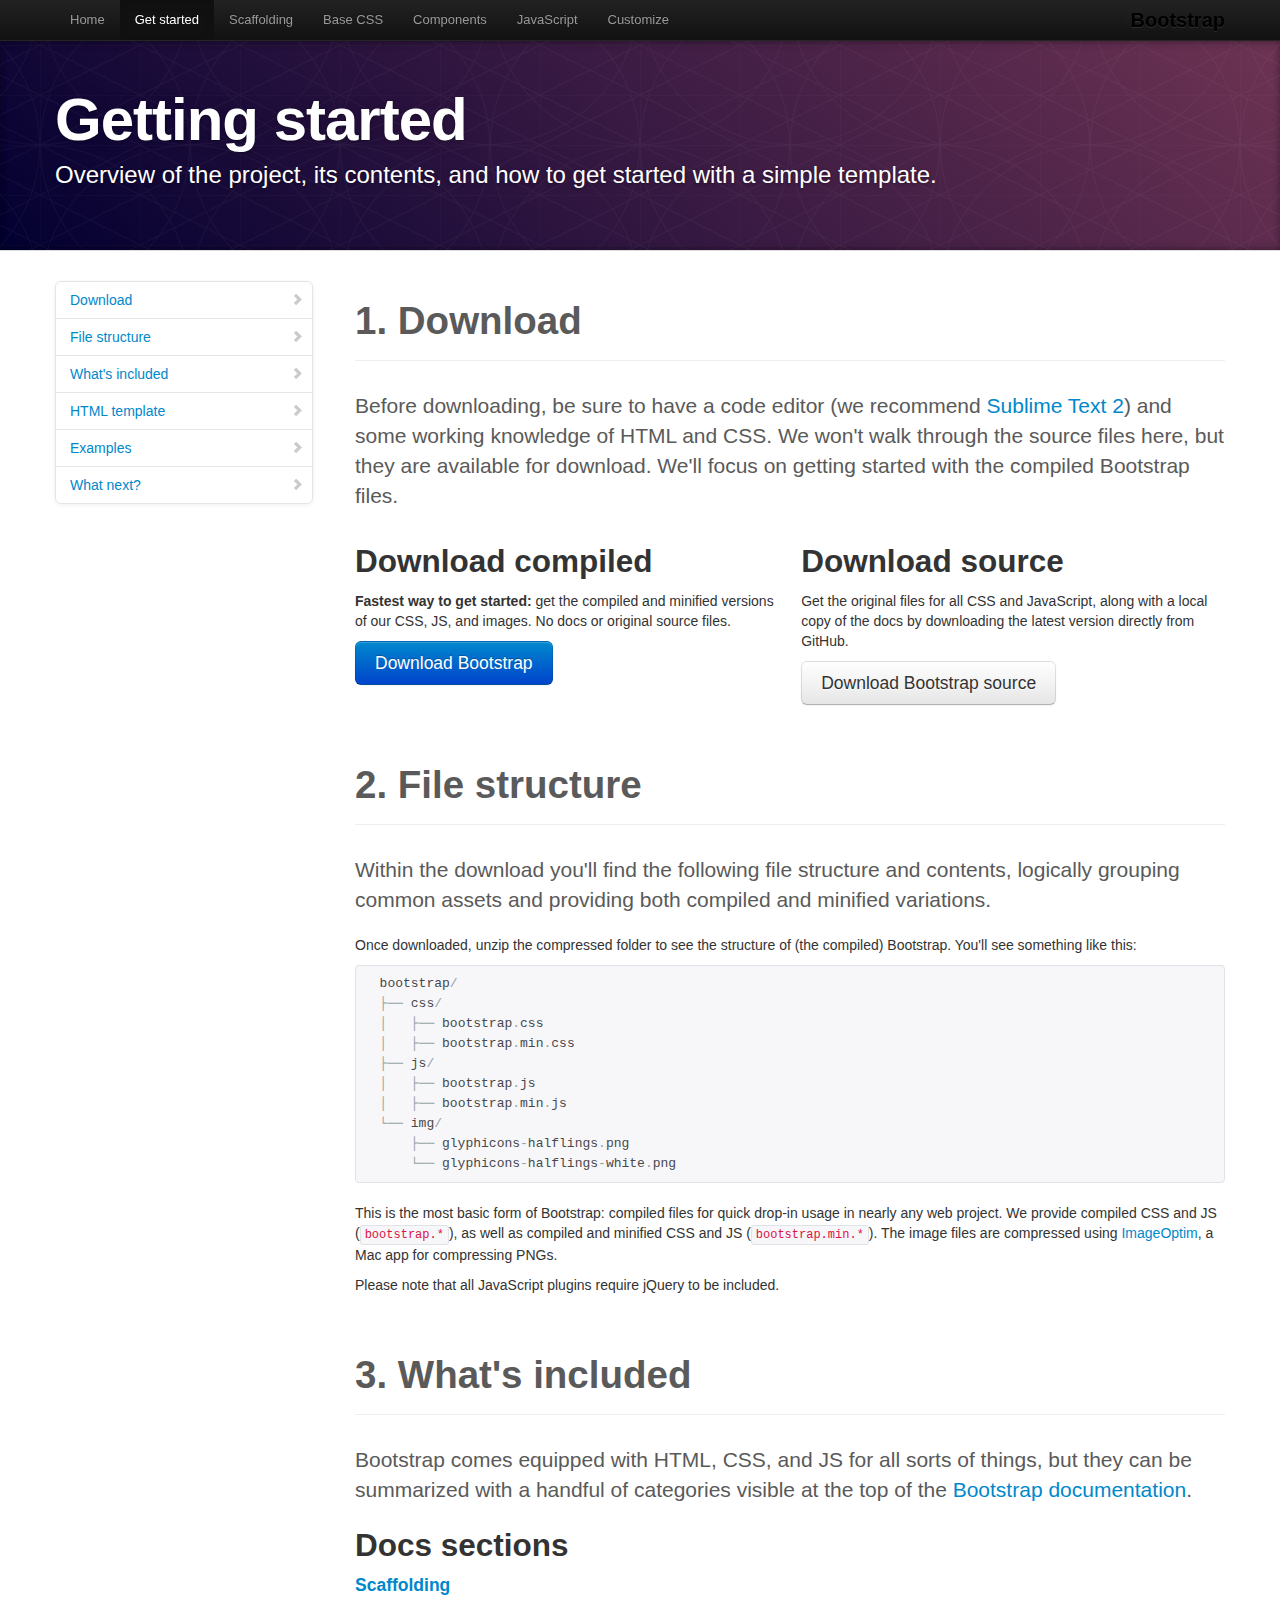
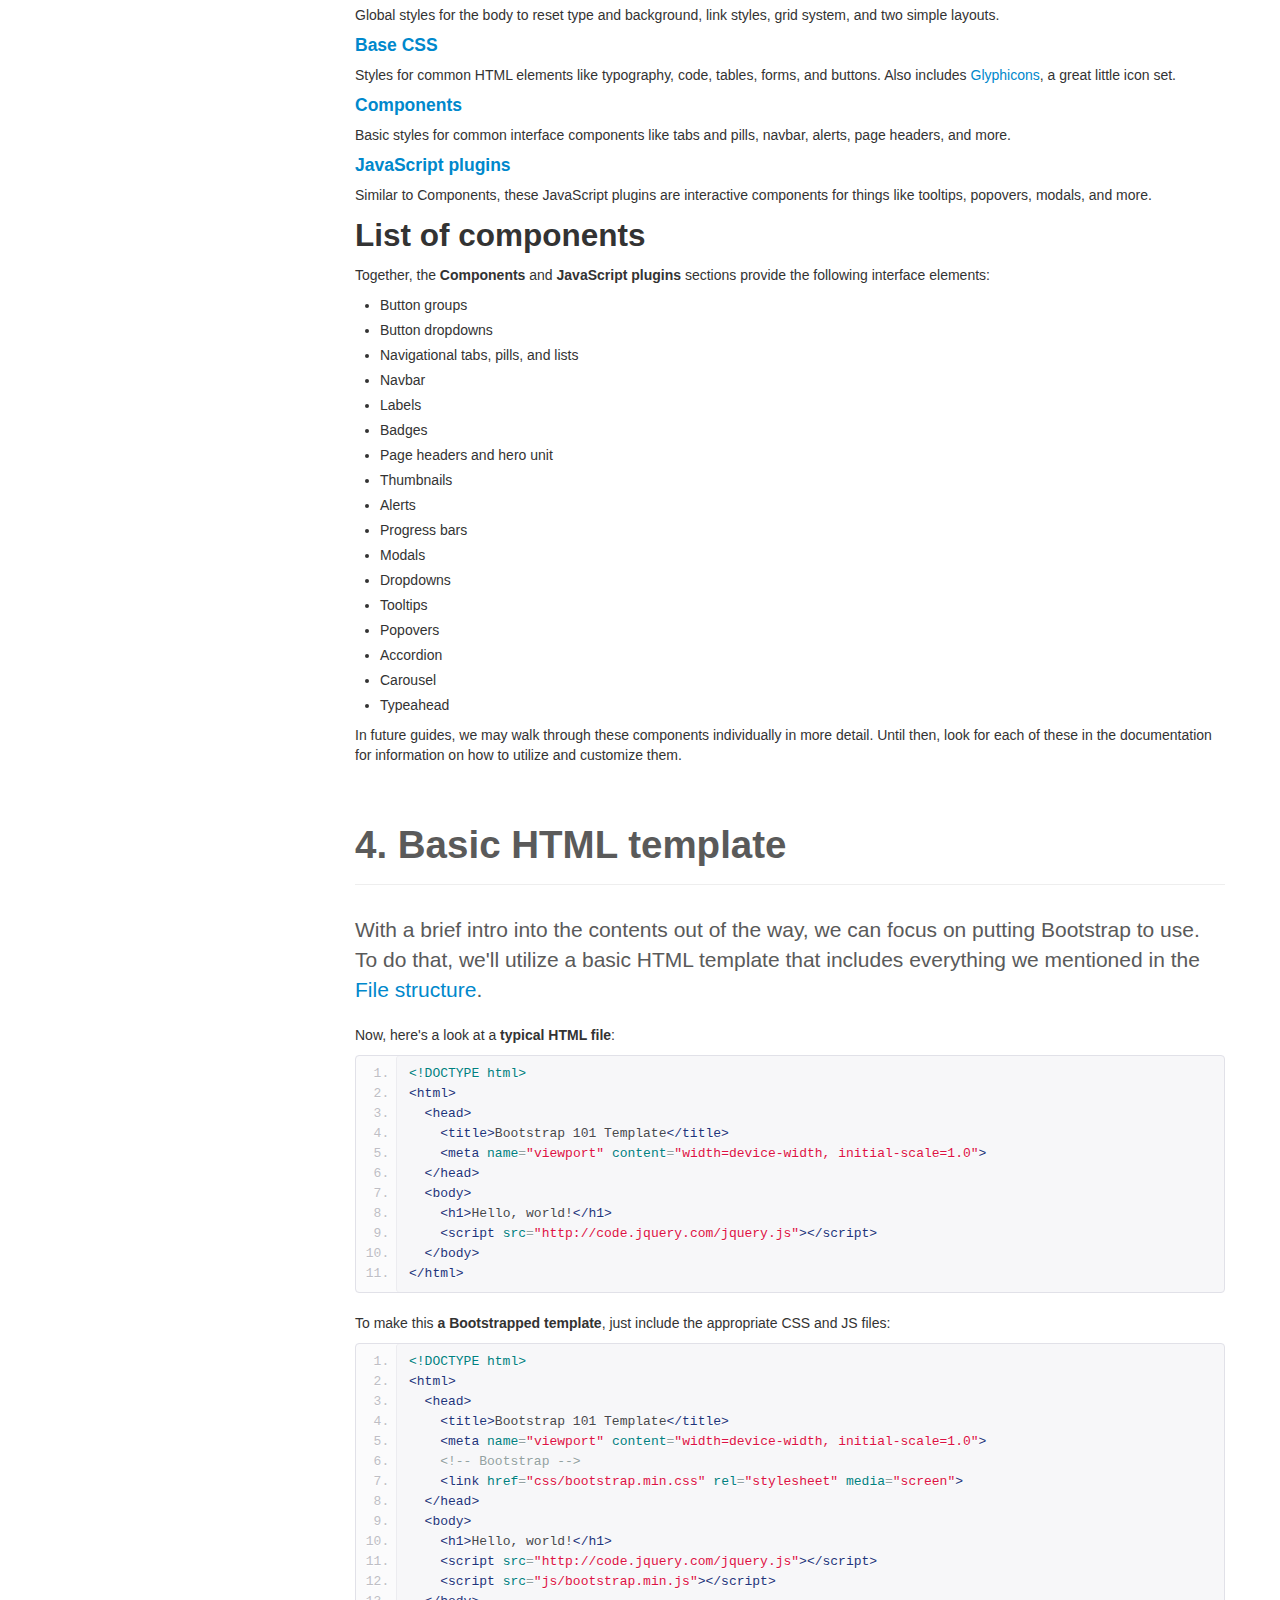
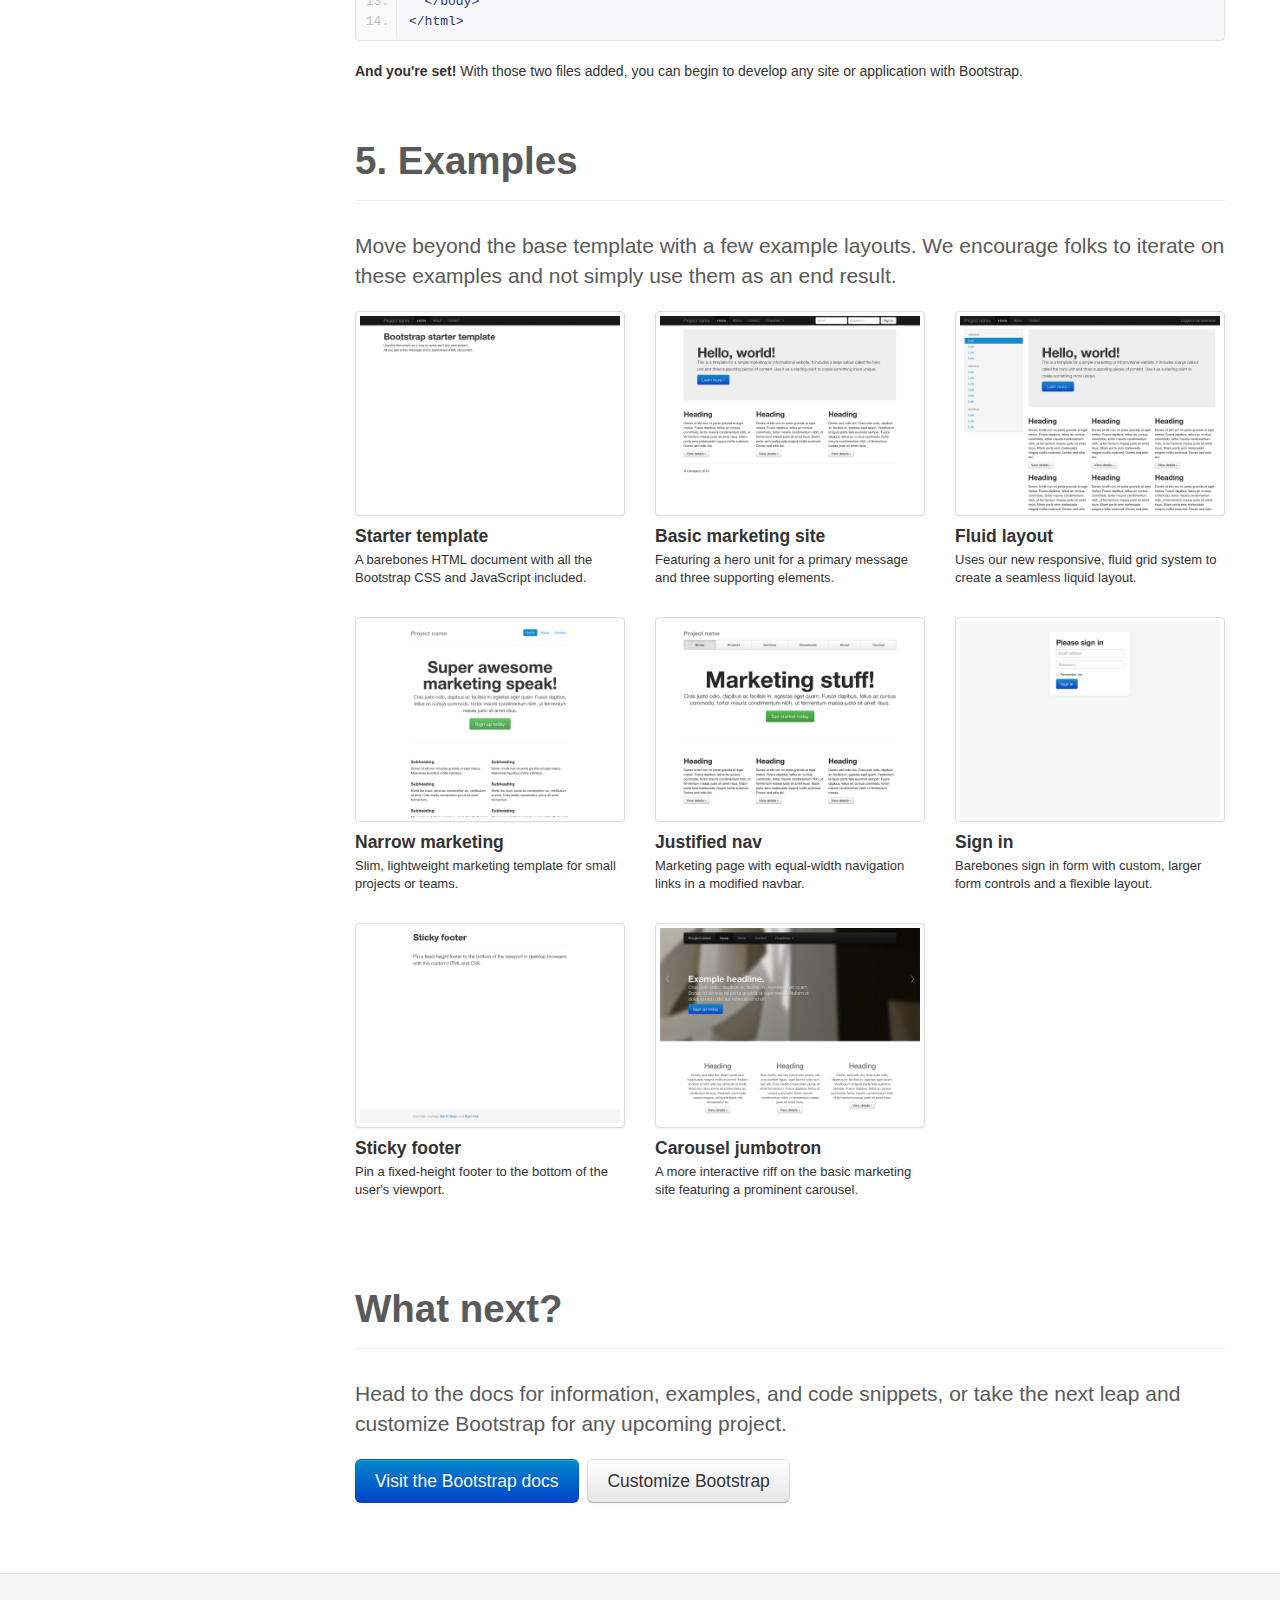
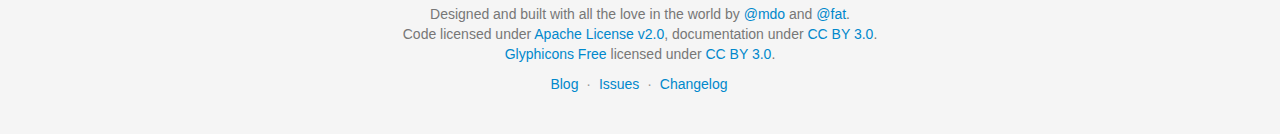
<file: swatchmaker/bootstrap/docs/getting-started.html>
<!DOCTYPE html>
<html lang="en">
  <head>
    <meta charset="utf-8">
    <title>Getting · Bootstrap</title>
    <meta name="viewport" content="width=device-width, initial-scale=1.0">
    <meta name="description" content="">
    <meta name="author" content="">

    <!-- Le styles -->
    <link href="assets/css/bootstrap.css" rel="stylesheet">
    <link href="assets/css/bootstrap-responsive.css" rel="stylesheet">
    <link href="assets/css/docs.css" rel="stylesheet">
    <link href="assets/js/google-code-prettify/prettify.css" rel="stylesheet">

    <!-- Le HTML5 shim, for IE6-8 support of HTML5 elements -->
    <!--[if lt IE 9]>
      <script src="assets/js/html5shiv.js"></script>
    <![endif]-->

    <!-- Le fav and touch icons -->
    <link rel="apple-touch-icon-precomposed" sizes="144x144" href="assets/ico/apple-touch-icon-144-precomposed.png">
    <link rel="apple-touch-icon-precomposed" sizes="114x114" href="assets/ico/apple-touch-icon-114-precomposed.png">
      <link rel="apple-touch-icon-precomposed" sizes="72x72" href="assets/ico/apple-touch-icon-72-precomposed.png">
                    <link rel="apple-touch-icon-precomposed" href="assets/ico/apple-touch-icon-57-precomposed.png">
                                   <link rel="shortcut icon" href="assets/ico/favicon.png">

    <script type="text/javascript">
      var _gaq = _gaq || [];
      _gaq.push(['_setAccount', 'UA-146052-10']);
      _gaq.push(['_trackPageview']);
      (function() {
        var ga = document.createElement('script'); ga.type = 'text/javascript'; ga.async = true;
        ga.src = ('https:' == document.location.protocol ? 'https://ssl' : 'http://www') + '.google-analytics.com/ga.js';
        var s = document.getElementsByTagName('script')[0]; s.parentNode.insertBefore(ga, s);
      })();
    </script>
  </head>

  <body data-spy="scroll" data-target=".bs-docs-sidebar">

    <!-- Navbar
    ================================================== -->
    <div class="navbar navbar-inverse navbar-fixed-top">
      <div class="navbar-inner">
        <div class="container">
          <button type="button" class="btn btn-navbar" data-toggle="collapse" data-target=".nav-collapse">
            <span class="icon-bar"></span>
            <span class="icon-bar"></span>
            <span class="icon-bar"></span>
          </button>
          <a class="brand" href="./index.html">Bootstrap</a>
          <div class="nav-collapse collapse">
            <ul class="nav">
              <li class="">
                <a href="./index.html">Home</a>
              </li>
              <li class="active">
                <a href="./getting-started.html">Get started</a>
              </li>
              <li class="">
                <a href="./scaffolding.html">Scaffolding</a>
              </li>
              <li class="">
                <a href="./base-css.html">Base CSS</a>
              </li>
              <li class="">
                <a href="./components.html">Components</a>
              </li>
              <li class="">
                <a href="./javascript.html">JavaScript</a>
              </li>
              <li class="">
                <a href="./customize.html">Customize</a>
              </li>
            </ul>
          </div>
        </div>
      </div>
    </div>

<!-- Subhead
================================================== -->
<header class="jumbotron subhead" id="overview">
  <div class="container">
    <h1>Getting started</h1>
    <p class="lead">Overview of the project, its contents, and how to get started with a simple template.</p>
  </div>
</header>


  <div class="container">

    <!-- Docs nav
    ================================================== -->
    <div class="row">
      <div class="span3 bs-docs-sidebar">
        <ul class="nav nav-list bs-docs-sidenav">
          <li><a href="#download-bootstrap"><i class="icon-chevron-right"></i> Download</a></li>
          <li><a href="#file-structure"><i class="icon-chevron-right"></i> File structure</a></li>
          <li><a href="#contents"><i class="icon-chevron-right"></i> What's included</a></li>
          <li><a href="#html-template"><i class="icon-chevron-right"></i> HTML template</a></li>
          <li><a href="#examples"><i class="icon-chevron-right"></i> Examples</a></li>
          <li><a href="#what-next"><i class="icon-chevron-right"></i> What next?</a></li>
        </ul>
      </div>
      <div class="span9">



        <!-- Download
        ================================================== -->
        <section id="download-bootstrap">
          <div class="page-header">
            <h1>1. Download</h1>
          </div>
          <p class="lead">Before downloading, be sure to have a code editor (we recommend <a href="http://sublimetext.com/2">Sublime Text 2</a>) and some working knowledge of HTML and CSS. We won't walk through the source files here, but they are available for download. We'll focus on getting started with the compiled Bootstrap files.</p>

          <div class="row-fluid">
            <div class="span6">
              <h2>Download compiled</h2>
              <p><strong>Fastest way to get started:</strong> get the compiled and minified versions of our CSS, JS, and images. No docs or original source files.</p>
              <p><a class="btn btn-large btn-primary" href="assets/bootstrap.zip" onclick="_gaq.push(['_trackEvent', 'Getting started', 'Download', 'Download compiled']);">Download Bootstrap</a></p>
            </div>
            <div class="span6">
              <h2>Download source</h2>
              <p>Get the original files for all CSS and JavaScript, along with a local copy of the docs by downloading the latest version directly from GitHub.</p>
              <p><a class="btn btn-large" href="https://github.com/twitter/bootstrap/zipball/master" onclick="_gaq.push(['_trackEvent', 'Getting started', 'Download', 'Download source']);">Download Bootstrap source</a></p>
            </div>
          </div>
        </section>



        <!-- File structure
        ================================================== -->
        <section id="file-structure">
          <div class="page-header">
            <h1>2. File structure</h1>
          </div>
          <p class="lead">Within the download you'll find the following file structure and contents, logically grouping common assets and providing both compiled and minified variations.</p>
          <p>Once downloaded, unzip the compressed folder to see the structure of (the compiled) Bootstrap. You'll see something like this:</p>
<pre class="prettyprint">
  bootstrap/
  ├── css/
  │   ├── bootstrap.css
  │   ├── bootstrap.min.css
  ├── js/
  │   ├── bootstrap.js
  │   ├── bootstrap.min.js
  └── img/
      ├── glyphicons-halflings.png
      └── glyphicons-halflings-white.png
</pre>
          <p>This is the most basic form of Bootstrap: compiled files for quick drop-in usage in nearly any web project. We provide compiled CSS and JS (<code>bootstrap.*</code>), as well as compiled and minified CSS and JS (<code>bootstrap.min.*</code>). The image files are compressed using <a href="http://imageoptim.com/">ImageOptim</a>, a Mac app for compressing PNGs.</p>
          <p>Please note that all JavaScript plugins require jQuery to be included.</p>
        </section>



        <!-- Contents
        ================================================== -->
        <section id="contents">
          <div class="page-header">
            <h1>3. What's included</h1>
          </div>
          <p class="lead">Bootstrap comes equipped with HTML, CSS, and JS for all sorts of things, but they can be summarized with a handful of categories visible at the top of the <a href="http://getbootstrap.com">Bootstrap documentation</a>.</p>

          <h2>Docs sections</h2>
          <h4><a href="http://twitter.github.com/bootstrap/scaffolding.html">Scaffolding</a></h4>
          <p>Global styles for the body to reset type and background, link styles, grid system, and two simple layouts.</p>
          <h4><a href="http://twitter.github.com/bootstrap/base-css.html">Base CSS</a></h4>
          <p>Styles for common HTML elements like typography, code, tables, forms, and buttons. Also includes <a href="http://glyphicons.com">Glyphicons</a>, a great little icon set.</p>
          <h4><a href="http://twitter.github.com/bootstrap/components.html">Components</a></h4>
          <p>Basic styles for common interface components like tabs and pills, navbar, alerts, page headers, and more.</p>
          <h4><a href="http://twitter.github.com/bootstrap/javascript.html">JavaScript plugins</a></h4>
          <p>Similar to Components, these JavaScript plugins are interactive components for things like tooltips, popovers, modals, and more.</p>

          <h2>List of components</h2>
          <p>Together, the <strong>Components</strong> and <strong>JavaScript plugins</strong> sections provide the following interface elements:</p>
          <ul>
            <li>Button groups</li>
            <li>Button dropdowns</li>
            <li>Navigational tabs, pills, and lists</li>
            <li>Navbar</li>
            <li>Labels</li>
            <li>Badges</li>
            <li>Page headers and hero unit</li>
            <li>Thumbnails</li>
            <li>Alerts</li>
            <li>Progress bars</li>
            <li>Modals</li>
            <li>Dropdowns</li>
            <li>Tooltips</li>
            <li>Popovers</li>
            <li>Accordion</li>
            <li>Carousel</li>
            <li>Typeahead</li>
          </ul>
          <p>In future guides, we may walk through these components individually in more detail. Until then, look for each of these in the documentation for information on how to utilize and customize them.</p>
        </section>



        <!-- HTML template
        ================================================== -->
        <section id="html-template">
          <div class="page-header">
            <h1>4. Basic HTML template</h1>
          </div>
          <p class="lead">With a brief intro into the contents out of the way, we can focus on putting Bootstrap to use. To do that, we'll utilize a basic HTML template that includes everything we mentioned in the <a href="./getting-started.html#file-structure">File structure</a>.</p>
          <p>Now, here's a look at a <strong>typical HTML file</strong>:</p>
<pre class="prettyprint linenums">
&lt;!DOCTYPE html&gt;
&lt;html&gt;
  &lt;head&gt;
    &lt;title&gt;Bootstrap 101 Template&lt;/title&gt;
    &lt;meta name="viewport" content="width=device-width, initial-scale=1.0"&gt;
  &lt;/head&gt;
  &lt;body&gt;
    &lt;h1&gt;Hello, world!&lt;/h1&gt;
    &lt;script src="http://code.jquery.com/jquery.js"&gt;&lt;/script&gt;
  &lt;/body&gt;
&lt;/html&gt;
</pre>
          <p>To make this <strong>a Bootstrapped template</strong>, just include the appropriate CSS and JS files:</p>
<pre class="prettyprint linenums">
&lt;!DOCTYPE html&gt;
&lt;html&gt;
  &lt;head&gt;
    &lt;title&gt;Bootstrap 101 Template&lt;/title&gt;
    &lt;meta name="viewport" content="width=device-width, initial-scale=1.0"&gt;
    &lt;!-- Bootstrap --&gt;
    &lt;link href="css/bootstrap.min.css" rel="stylesheet" media="screen"&gt;
  &lt;/head&gt;
  &lt;body&gt;
    &lt;h1&gt;Hello, world!&lt;/h1&gt;
    &lt;script src="http://code.jquery.com/jquery.js"&gt;&lt;/script&gt;
    &lt;script src="js/bootstrap.min.js"&gt;&lt;/script&gt;
  &lt;/body&gt;
&lt;/html&gt;
</pre>
          <p><strong>And you're set!</strong> With those two files added, you can begin to develop any site or application with Bootstrap.</p>
        </section>



        <!-- Examples
        ================================================== -->
        <section id="examples">
          <div class="page-header">
            <h1>5. Examples</h1>
          </div>
          <p class="lead">Move beyond the base template with a few example layouts. We encourage folks to iterate on these examples and not simply use them as an end result.</p>
          <ul class="thumbnails bootstrap-examples">
            <li class="span3">
              <a class="thumbnail" href="examples/starter-template.html">
                <img src="assets/img/examples/bootstrap-example-starter.png" alt="">
              </a>
              <h4>Starter template</h4>
              <p>A barebones HTML document with all the Bootstrap CSS and JavaScript included.</p>
            </li>
            <li class="span3">
              <a class="thumbnail" href="examples/hero.html">
                <img src="assets/img/examples/bootstrap-example-marketing.png" alt="">
              </a>
              <h4>Basic marketing site</h4>
              <p>Featuring a hero unit for a primary message and three supporting elements.</p>
            </li>
            <li class="span3">
              <a class="thumbnail" href="examples/fluid.html">
                <img src="assets/img/examples/bootstrap-example-fluid.png" alt="">
              </a>
              <h4>Fluid layout</h4>
              <p>Uses our new responsive, fluid grid system to create a seamless liquid layout.</p>
            </li>

            <li class="span3">
              <a class="thumbnail" href="examples/marketing-narrow.html">
                <img src="assets/img/examples/bootstrap-example-marketing-narrow.png" alt="">
              </a>
              <h4>Narrow marketing</h4>
              <p>Slim, lightweight marketing template for small projects or teams.</p>
            </li>
            <li class="span3">
              <a class="thumbnail" href="examples/justified-nav.html">
                <img src="assets/img/examples/bootstrap-example-justified-nav.png" alt="">
              </a>
              <h4>Justified nav</h4>
              <p>Marketing page with equal-width navigation links in a modified navbar.</p>
            </li>
            <li class="span3">
              <a class="thumbnail" href="examples/signin.html">
                <img src="assets/img/examples/bootstrap-example-signin.png" alt="">
              </a>
              <h4>Sign in</h4>
              <p>Barebones sign in form with custom, larger form controls and a flexible layout.</p>
            </li>

            <li class="span3">
              <a class="thumbnail" href="examples/sticky-footer.html">
                <img src="assets/img/examples/bootstrap-example-sticky-footer.png" alt="">
              </a>
              <h4>Sticky footer</h4>
              <p>Pin a fixed-height footer to the bottom of the user's viewport.</p>
            </li>
            <li class="span3">
              <a class="thumbnail" href="examples/carousel.html">
                <img src="assets/img/examples/bootstrap-example-carousel.png" alt="">
              </a>
              <h4>Carousel jumbotron</h4>
              <p>A more interactive riff on the basic marketing site featuring a prominent carousel.</p>
            </li>
          </ul>
        </section>




        <!-- Next
        ================================================== -->
        <section id="what-next">
          <div class="page-header">
            <h1>What next?</h1>
          </div>
          <p class="lead">Head to the docs for information, examples, and code snippets, or take the next leap and customize Bootstrap for any upcoming project.</p>
          <a class="btn btn-large btn-primary" href="./scaffolding.html" onclick="_gaq.push(['_trackEvent', 'Getting started', 'Next steps', 'Visit docs']);">Visit the Bootstrap docs</a>
          <a class="btn btn-large" href="./customize.html" style="margin-left: 5px;" onclick="_gaq.push(['_trackEvent', 'Getting started', 'Next steps', 'Customize']);">Customize Bootstrap</a>
        </section>




      </div>
    </div>

  </div>



    <!-- Footer
    ================================================== -->
    <footer class="footer">
      <div class="container">
        <p>Designed and built with all the love in the world by <a href="http://twitter.com/mdo" target="_blank">@mdo</a> and <a href="http://twitter.com/fat" target="_blank">@fat</a>.</p>
        <p>Code licensed under <a href="http://www.apache.org/licenses/LICENSE-2.0" target="_blank">Apache License v2.0</a>, documentation under <a href="http://creativecommons.org/licenses/by/3.0/">CC BY 3.0</a>.</p>
        <p><a href="http://glyphicons.com">Glyphicons Free</a> licensed under <a href="http://creativecommons.org/licenses/by/3.0/">CC BY 3.0</a>.</p>
        <ul class="footer-links">
          <li><a href="http://blog.getbootstrap.com">Blog</a></li>
          <li class="muted">&middot;</li>
          <li><a href="https://github.com/twitter/bootstrap/issues?state=open">Issues</a></li>
          <li class="muted">&middot;</li>
          <li><a href="https://github.com/twitter/bootstrap/blob/master/CHANGELOG.md">Changelog</a></li>
        </ul>
      </div>
    </footer>



    <!-- Le javascript
    ================================================== -->
    <!-- Placed at the end of the document so the pages load faster -->
    <script type="text/javascript" src="http://platform.twitter.com/widgets.js"></script>
    <script src="assets/js/jquery.js"></script>
    <script src="assets/js/bootstrap-transition.js"></script>
    <script src="assets/js/bootstrap-alert.js"></script>
    <script src="assets/js/bootstrap-modal.js"></script>
    <script src="assets/js/bootstrap-dropdown.js"></script>
    <script src="assets/js/bootstrap-scrollspy.js"></script>
    <script src="assets/js/bootstrap-tab.js"></script>
    <script src="assets/js/bootstrap-tooltip.js"></script>
    <script src="assets/js/bootstrap-popover.js"></script>
    <script src="assets/js/bootstrap-button.js"></script>
    <script src="assets/js/bootstrap-collapse.js"></script>
    <script src="assets/js/bootstrap-carousel.js"></script>
    <script src="assets/js/bootstrap-typeahead.js"></script>
    <script src="assets/js/bootstrap-affix.js"></script>

    <script src="assets/js/holder/holder.js"></script>
    <script src="assets/js/google-code-prettify/prettify.js"></script>

    <script src="assets/js/application.js"></script>


    <!-- Analytics
    ================================================== -->
    <script>
      var _gauges = _gauges || [];
      (function() {
        var t   = document.createElement('script');
        t.type  = 'text/javascript';
        t.async = true;
        t.id    = 'gauges-tracker';
        t.setAttribute('data-site-id', '4f0dc9fef5a1f55508000013');
        t.src = '//secure.gaug.es/track.js';
        var s = document.getElementsByTagName('script')[0];
        s.parentNode.insertBefore(t, s);
      })();
    </script>

  </body>
</html>
</file>
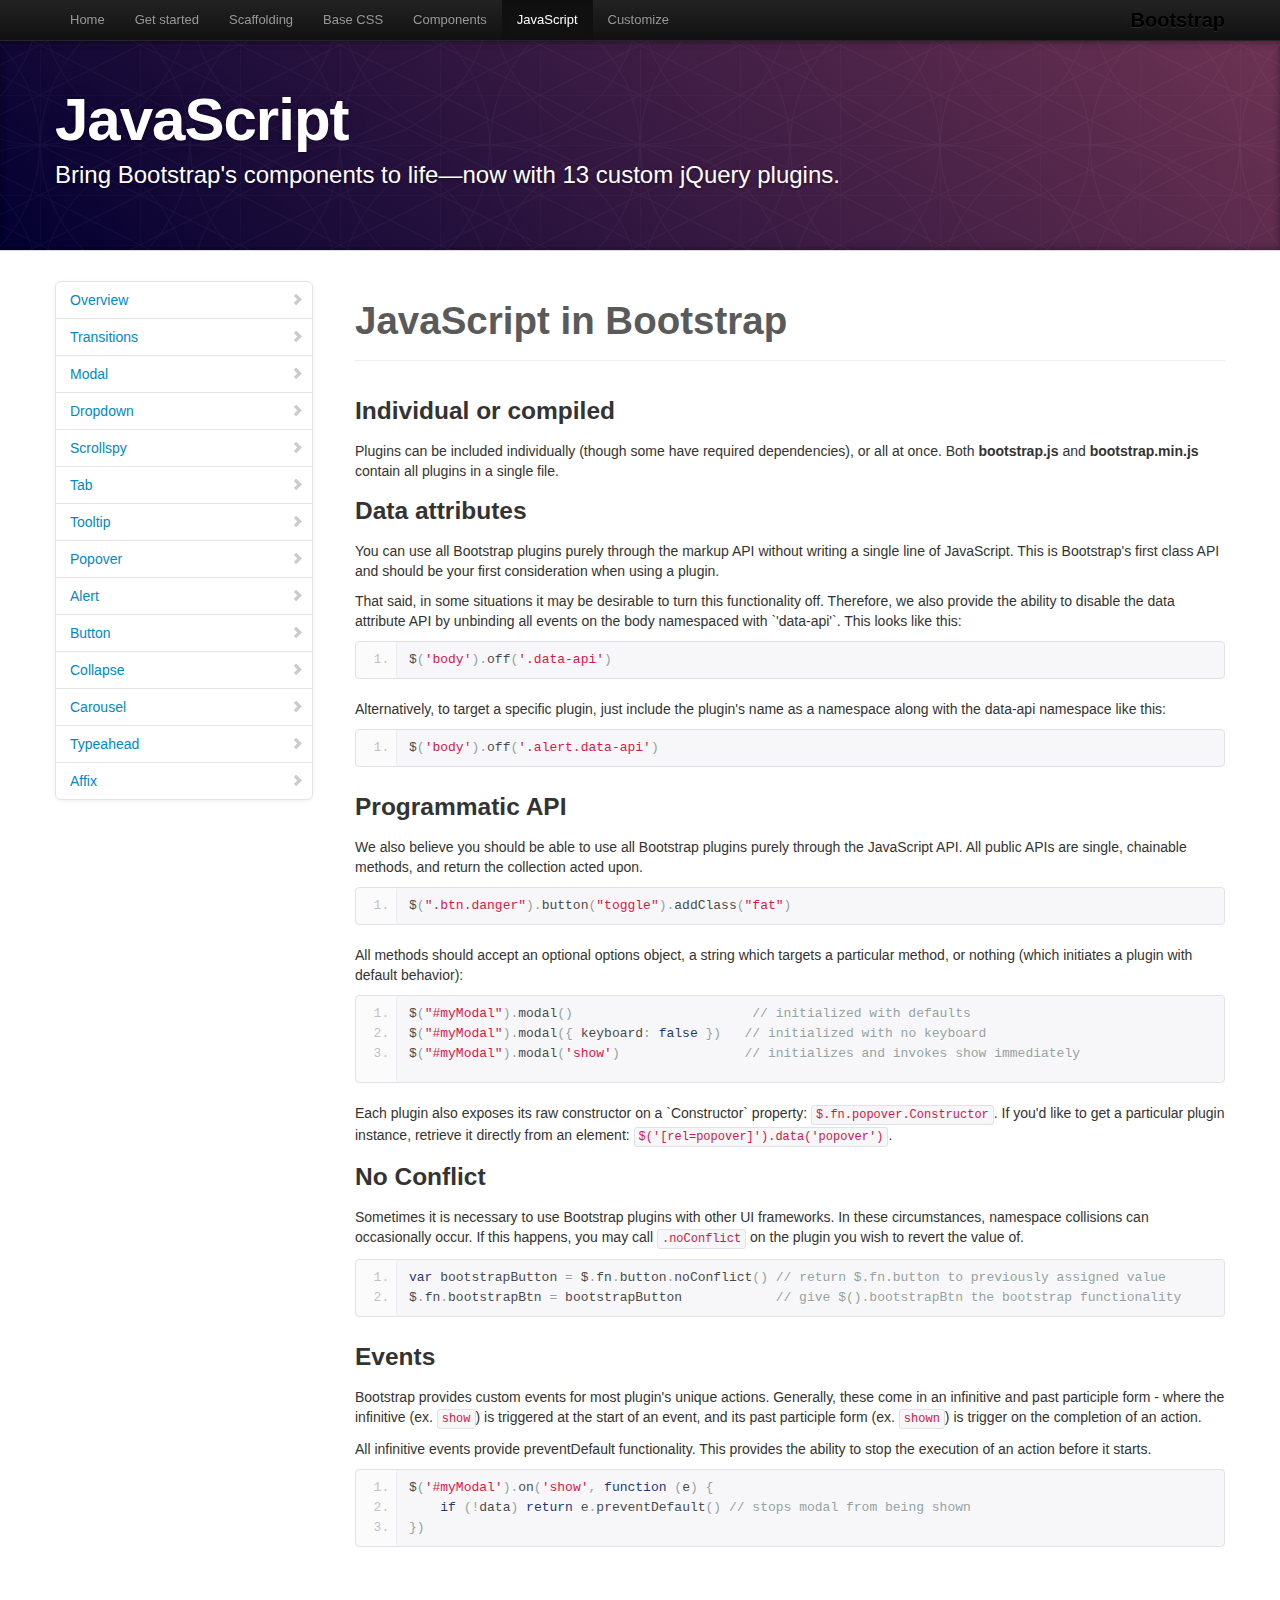
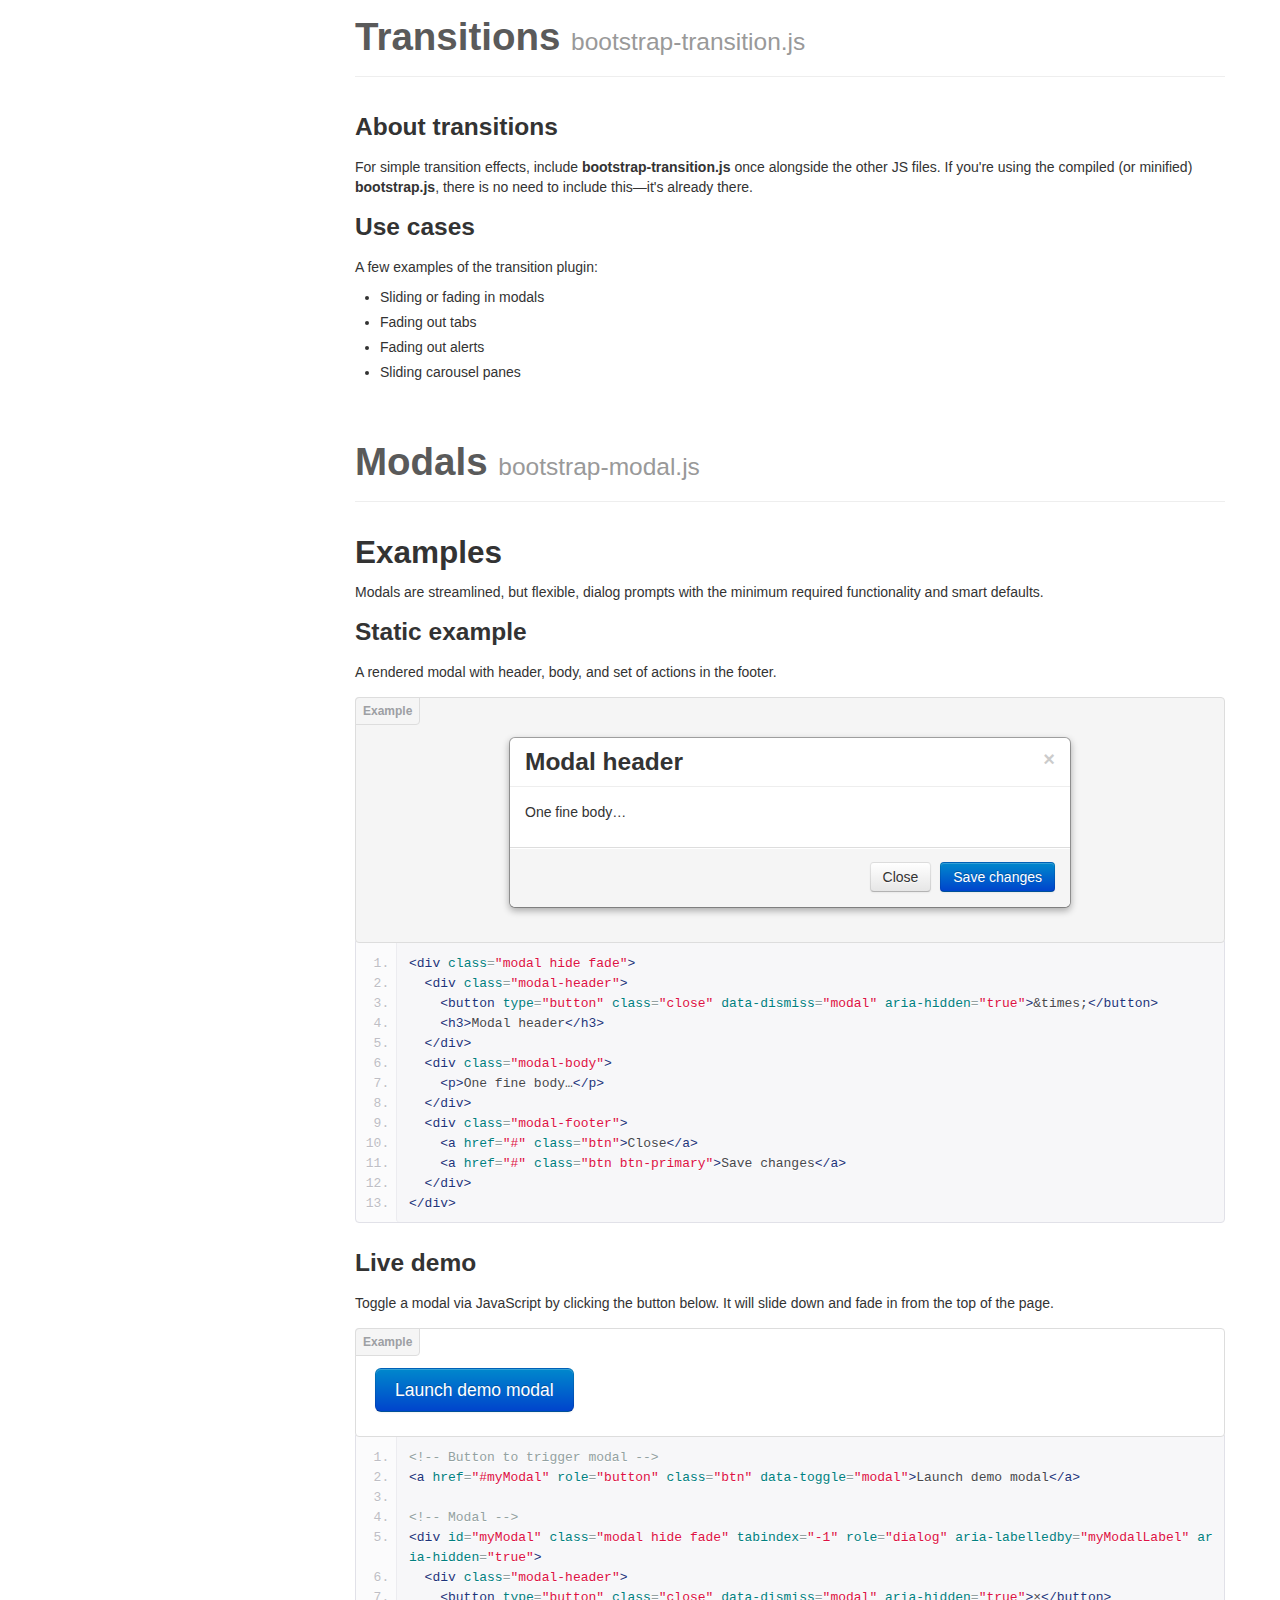
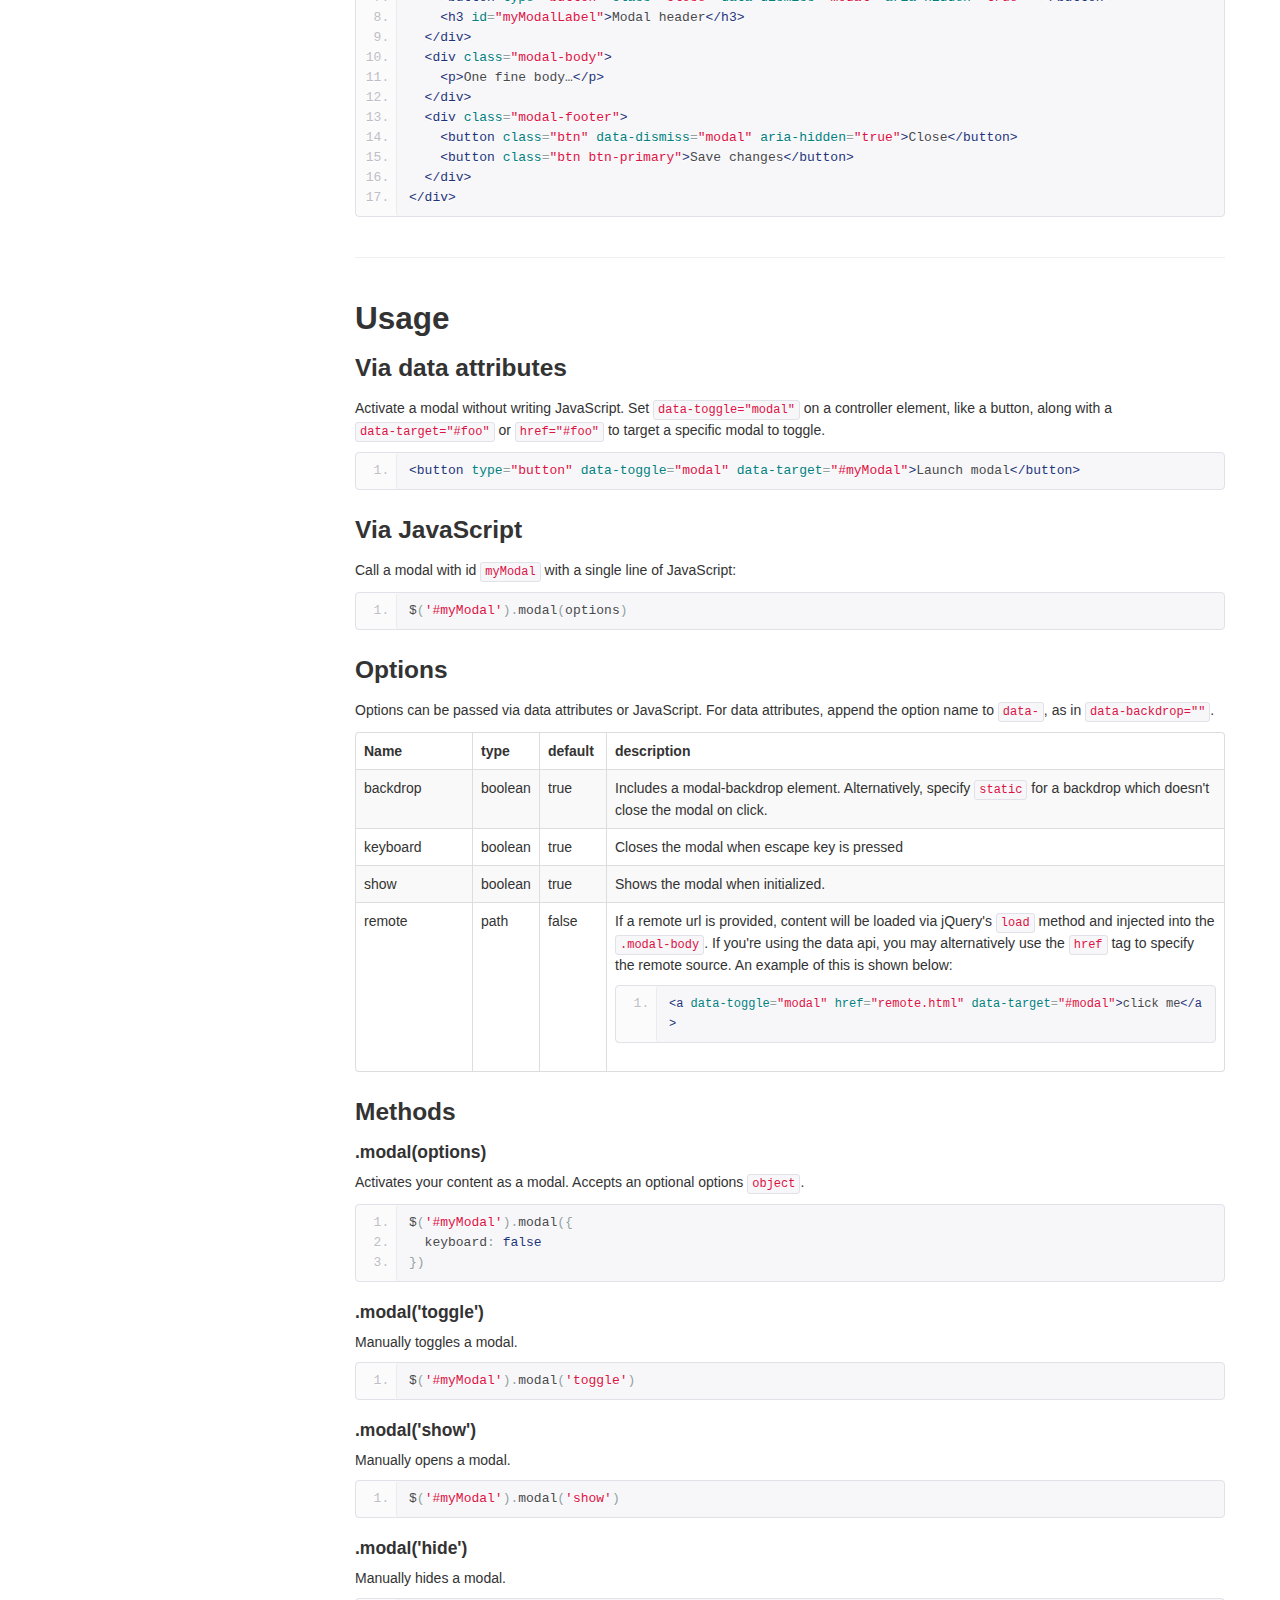
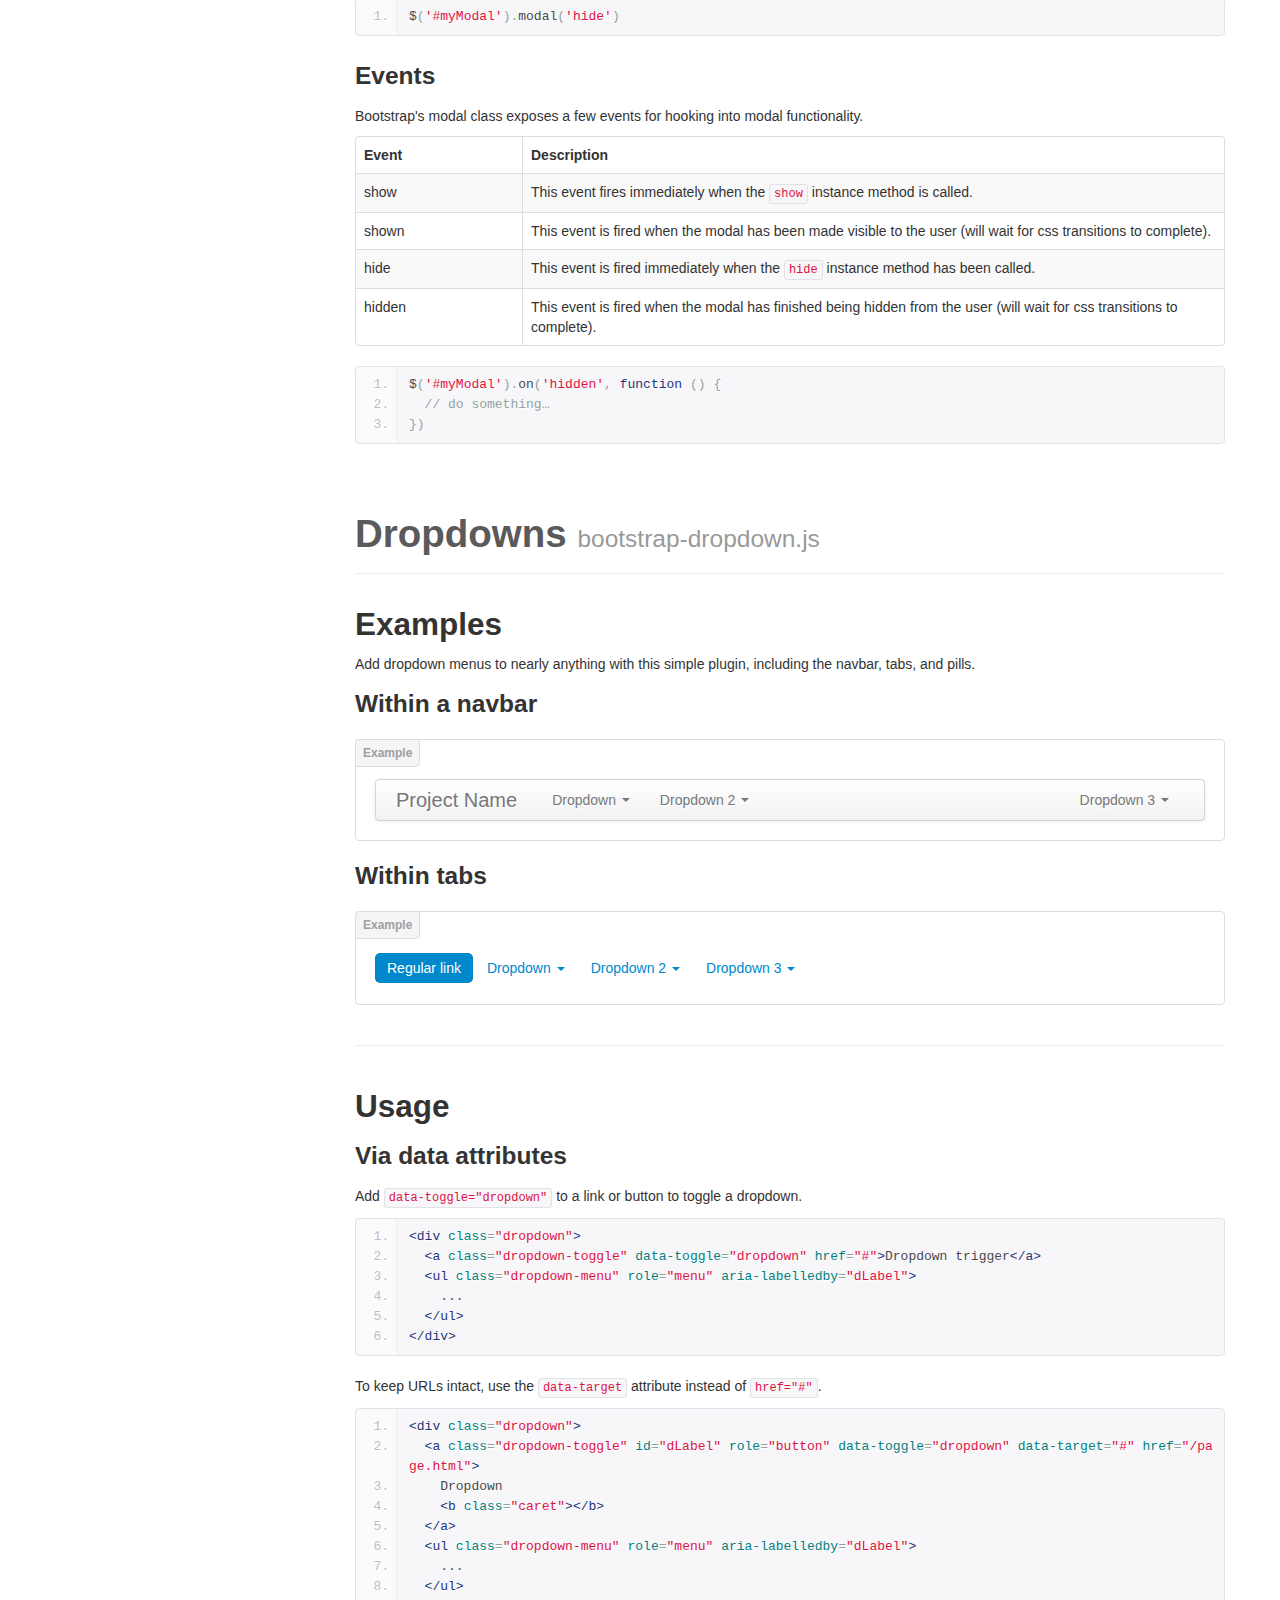
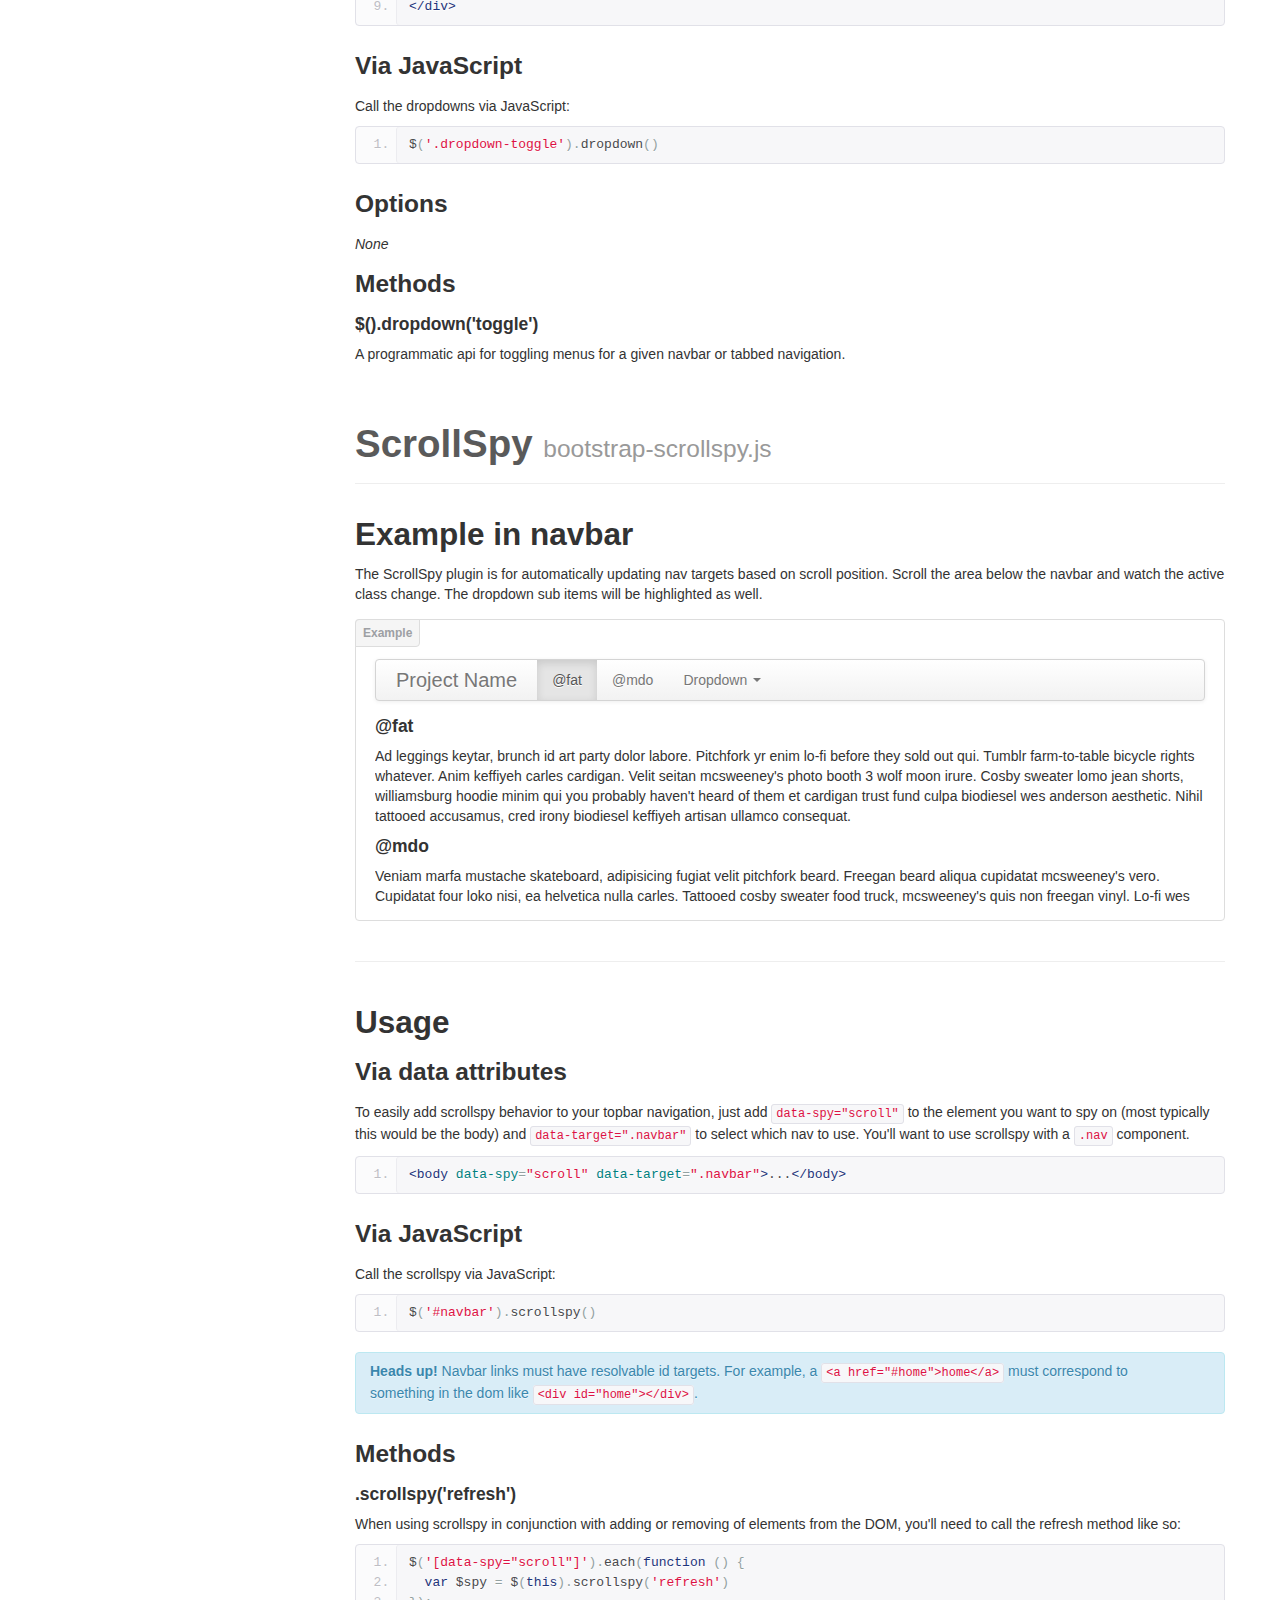
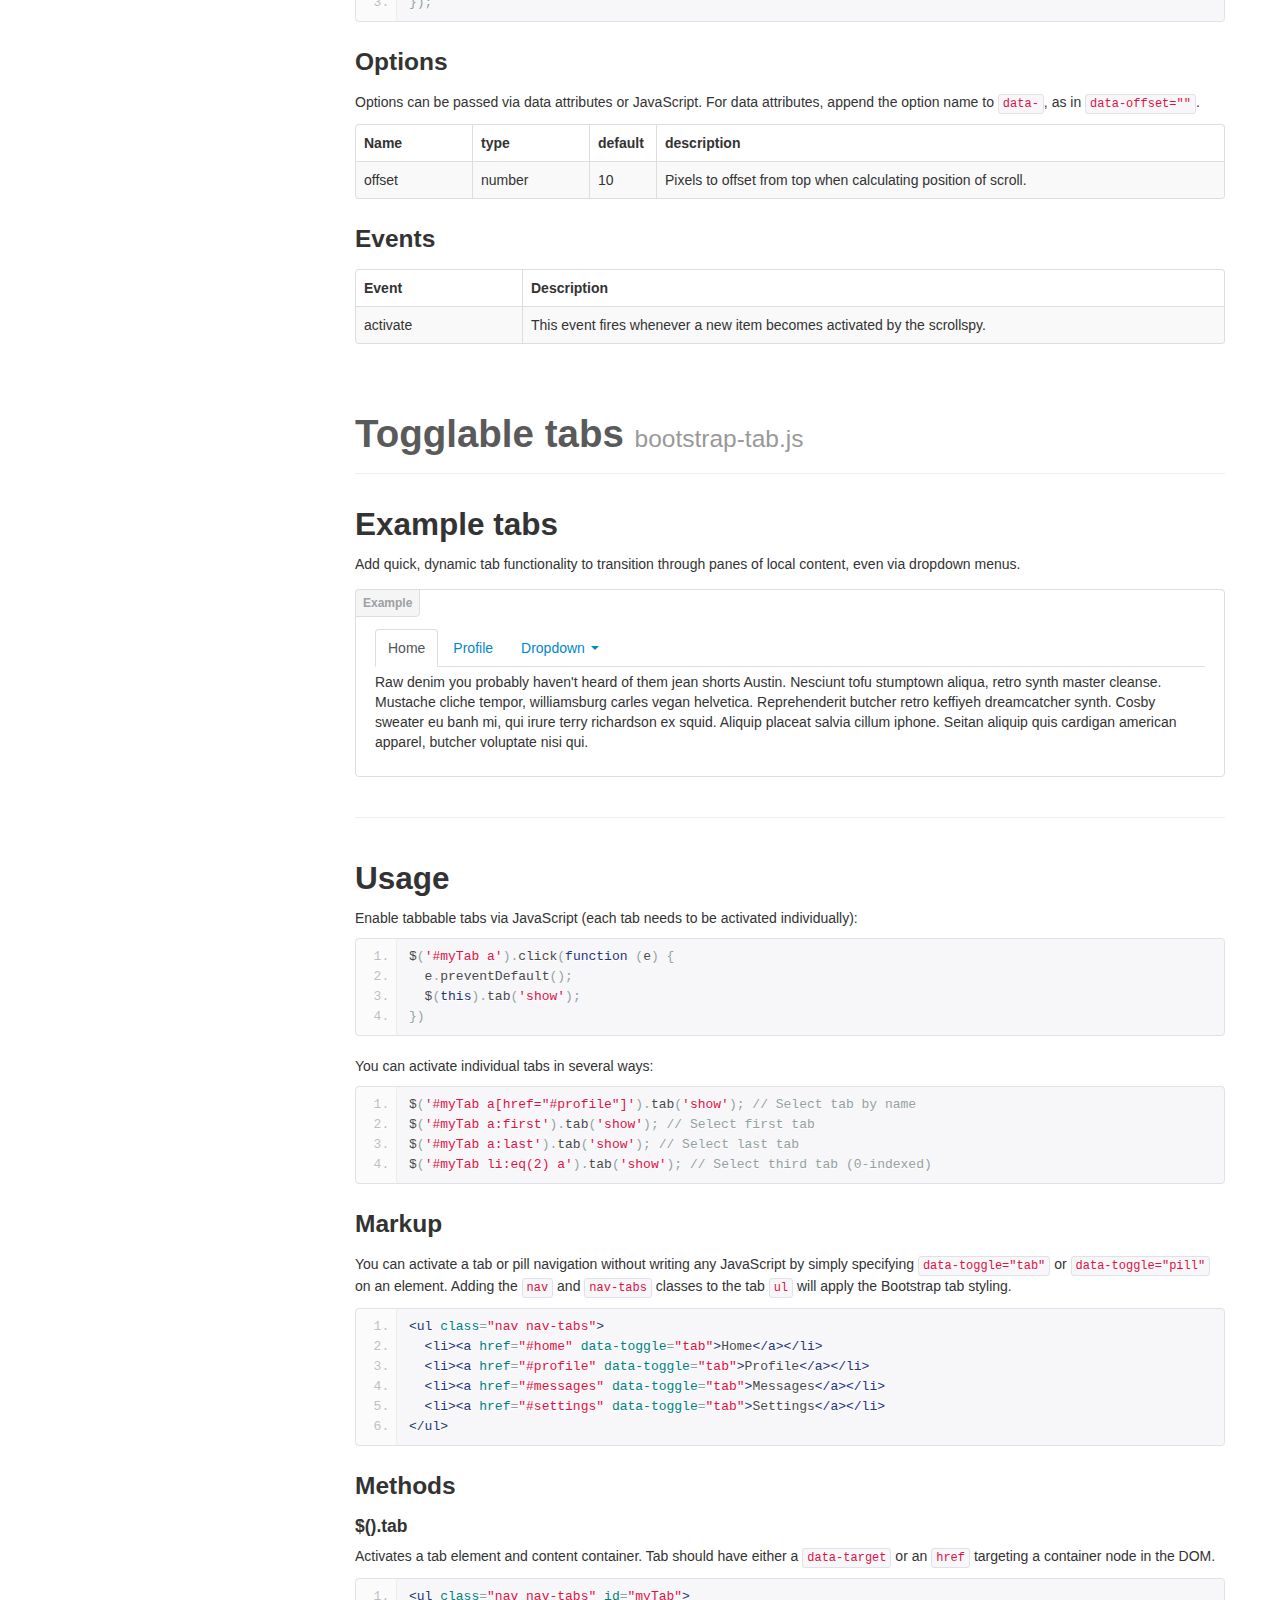
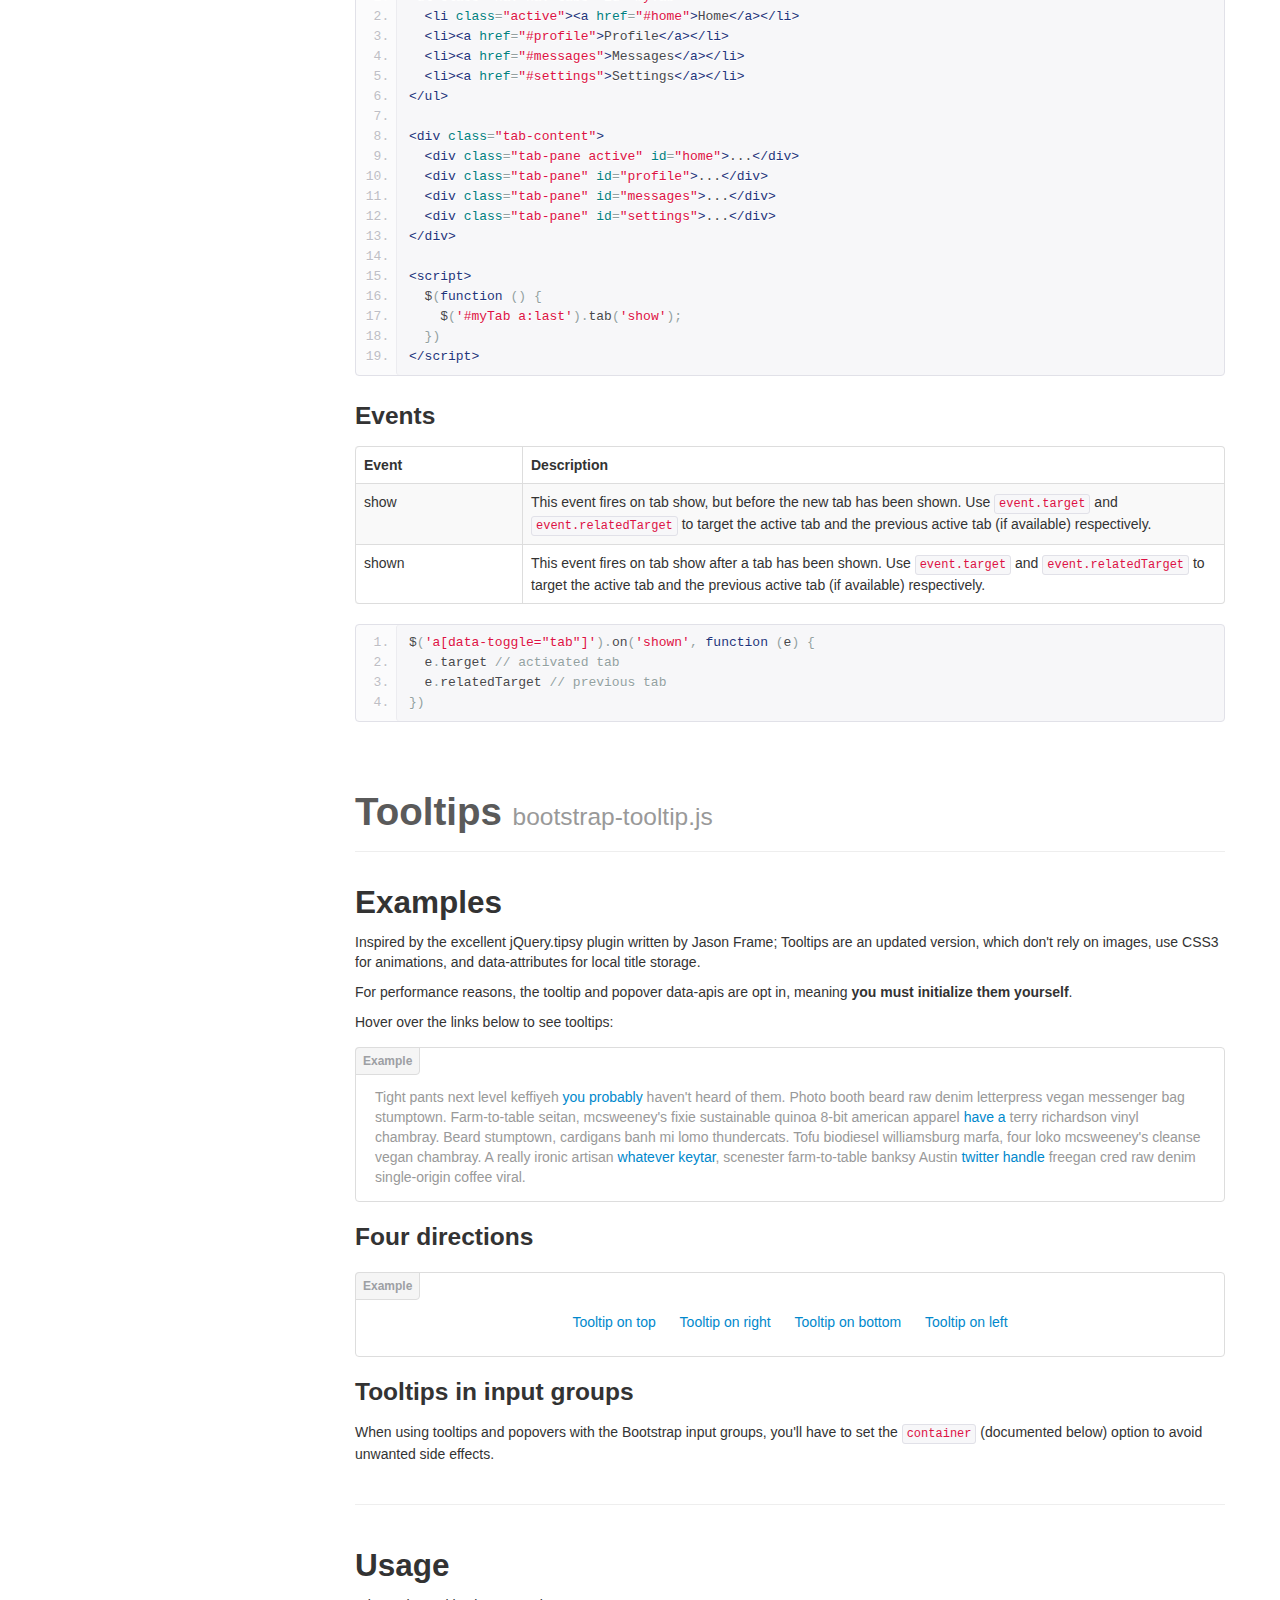
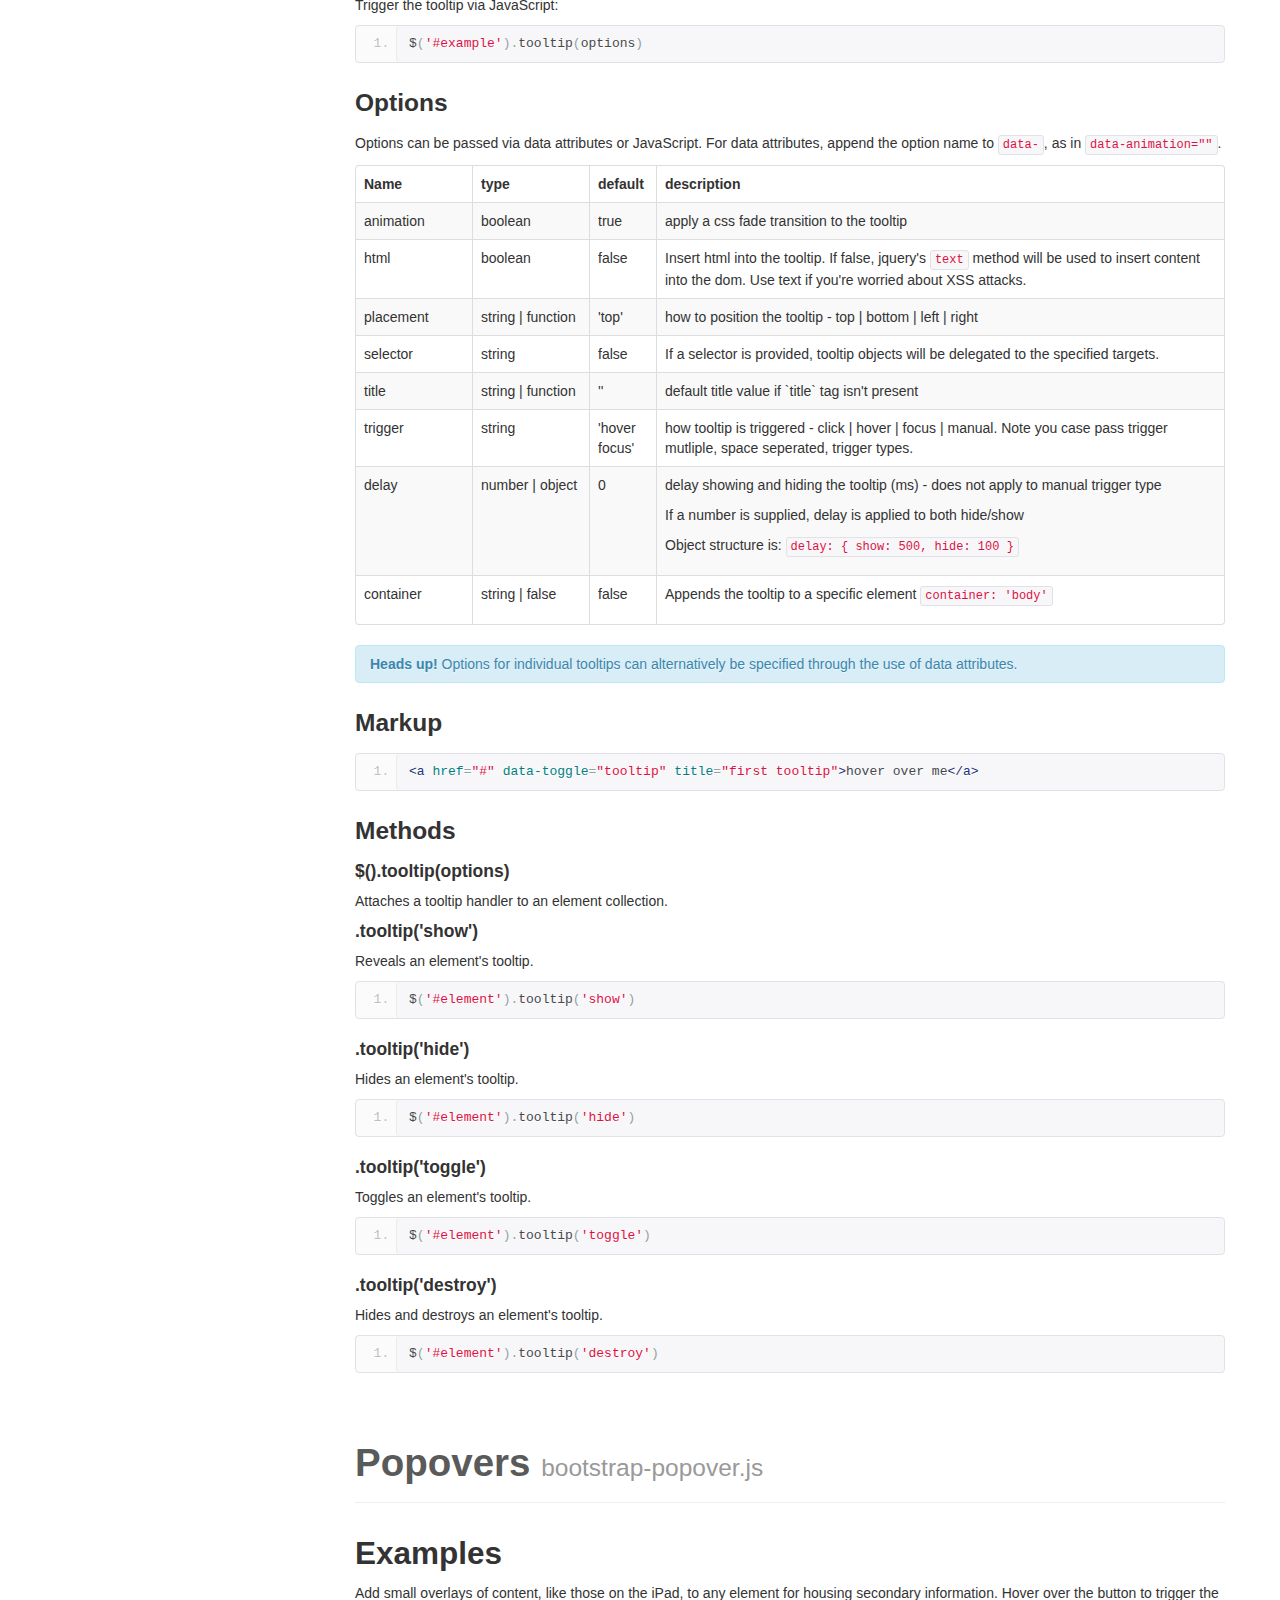
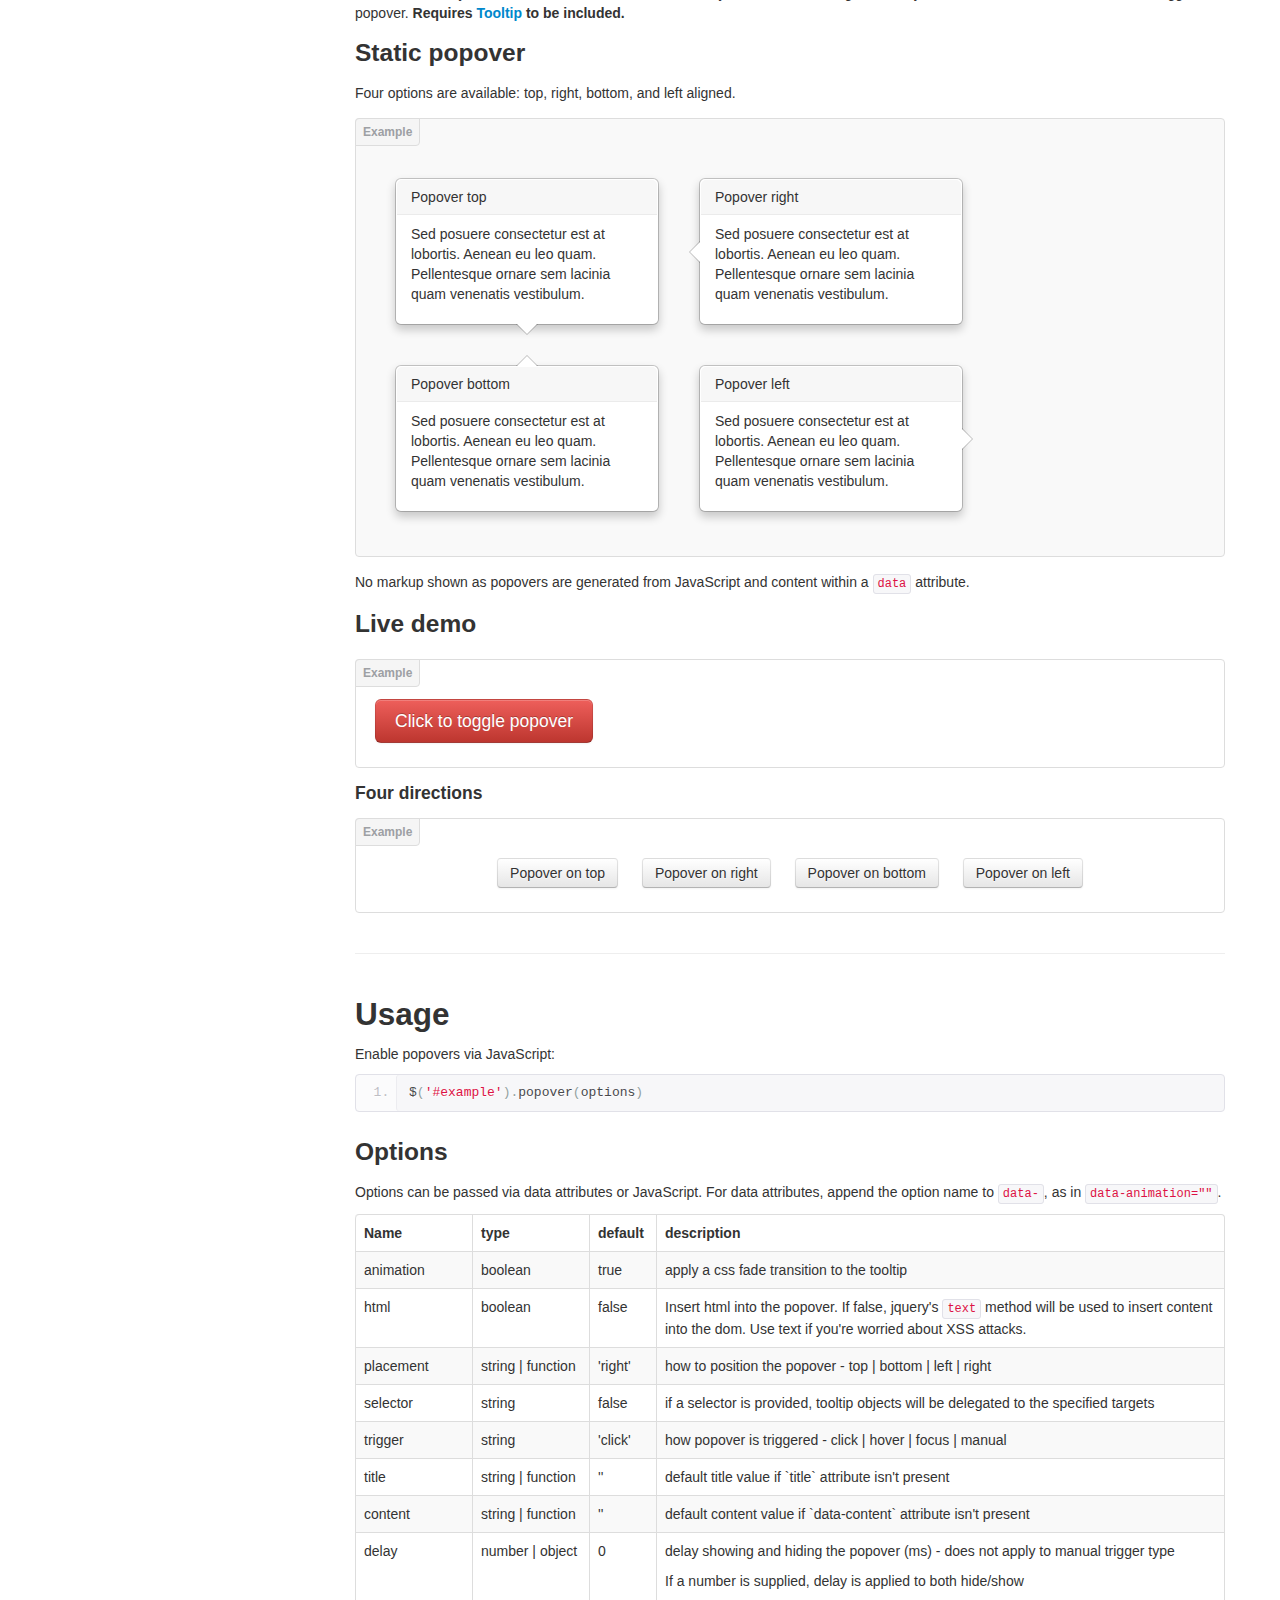
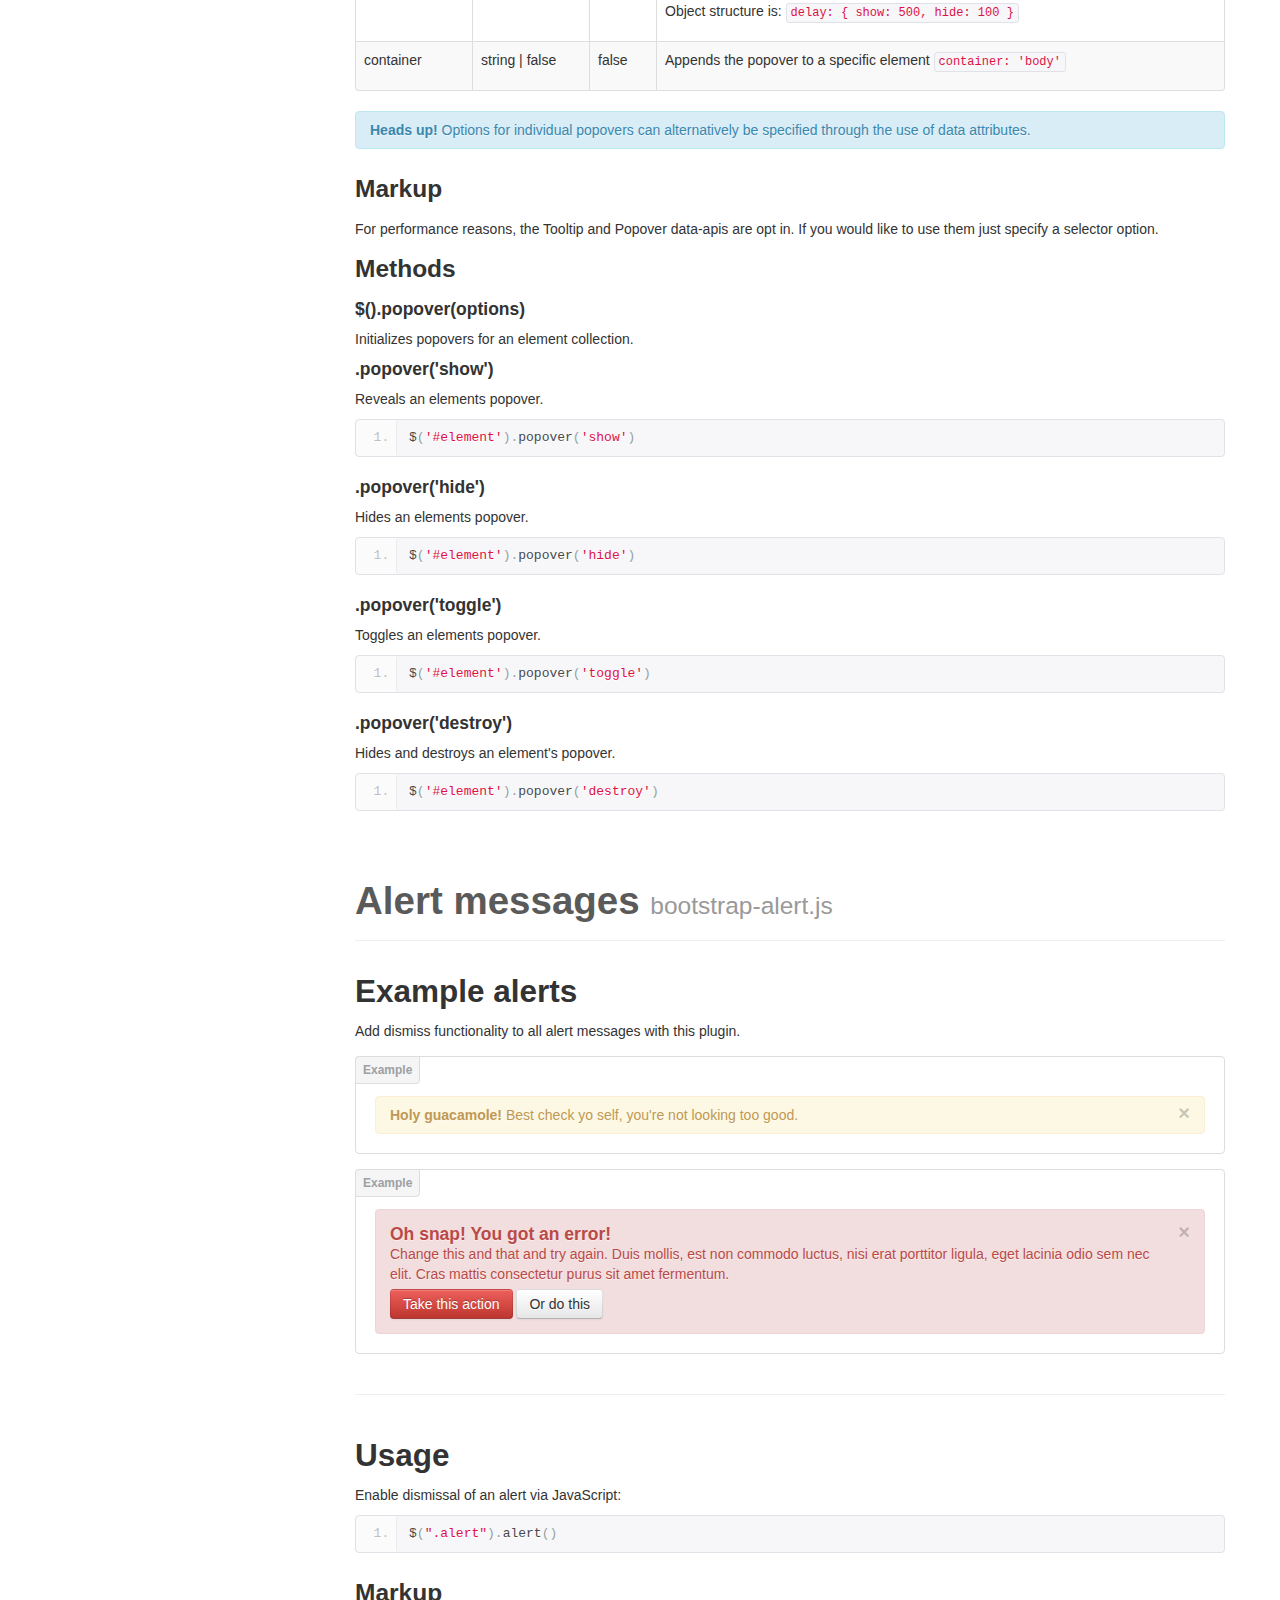
<file: swatchmaker/bootstrap/docs/javascript.html>
<!DOCTYPE html>
<html lang="en">
  <head>
    <meta charset="utf-8">
    <title>Javascript · Bootstrap</title>
    <meta name="viewport" content="width=device-width, initial-scale=1.0">
    <meta name="description" content="">
    <meta name="author" content="">

    <!-- Le styles -->
    <link href="assets/css/bootstrap.css" rel="stylesheet">
    <link href="assets/css/bootstrap-responsive.css" rel="stylesheet">
    <link href="assets/css/docs.css" rel="stylesheet">
    <link href="assets/js/google-code-prettify/prettify.css" rel="stylesheet">

    <!-- Le HTML5 shim, for IE6-8 support of HTML5 elements -->
    <!--[if lt IE 9]>
      <script src="assets/js/html5shiv.js"></script>
    <![endif]-->

    <!-- Le fav and touch icons -->
    <link rel="apple-touch-icon-precomposed" sizes="144x144" href="assets/ico/apple-touch-icon-144-precomposed.png">
    <link rel="apple-touch-icon-precomposed" sizes="114x114" href="assets/ico/apple-touch-icon-114-precomposed.png">
      <link rel="apple-touch-icon-precomposed" sizes="72x72" href="assets/ico/apple-touch-icon-72-precomposed.png">
                    <link rel="apple-touch-icon-precomposed" href="assets/ico/apple-touch-icon-57-precomposed.png">
                                   <link rel="shortcut icon" href="assets/ico/favicon.png">

    <script type="text/javascript">
      var _gaq = _gaq || [];
      _gaq.push(['_setAccount', 'UA-146052-10']);
      _gaq.push(['_trackPageview']);
      (function() {
        var ga = document.createElement('script'); ga.type = 'text/javascript'; ga.async = true;
        ga.src = ('https:' == document.location.protocol ? 'https://ssl' : 'http://www') + '.google-analytics.com/ga.js';
        var s = document.getElementsByTagName('script')[0]; s.parentNode.insertBefore(ga, s);
      })();
    </script>
  </head>

  <body data-spy="scroll" data-target=".bs-docs-sidebar">

    <!-- Navbar
    ================================================== -->
    <div class="navbar navbar-inverse navbar-fixed-top">
      <div class="navbar-inner">
        <div class="container">
          <button type="button" class="btn btn-navbar" data-toggle="collapse" data-target=".nav-collapse">
            <span class="icon-bar"></span>
            <span class="icon-bar"></span>
            <span class="icon-bar"></span>
          </button>
          <a class="brand" href="./index.html">Bootstrap</a>
          <div class="nav-collapse collapse">
            <ul class="nav">
              <li class="">
                <a href="./index.html">Home</a>
              </li>
              <li class="">
                <a href="./getting-started.html">Get started</a>
              </li>
              <li class="">
                <a href="./scaffolding.html">Scaffolding</a>
              </li>
              <li class="">
                <a href="./base-css.html">Base CSS</a>
              </li>
              <li class="">
                <a href="./components.html">Components</a>
              </li>
              <li class="active">
                <a href="./javascript.html">JavaScript</a>
              </li>
              <li class="">
                <a href="./customize.html">Customize</a>
              </li>
            </ul>
          </div>
        </div>
      </div>
    </div>

<!-- Subhead
================================================== -->
<header class="jumbotron subhead">
  <div class="container">
    <h1>JavaScript</h1>
    <p class="lead">Bring Bootstrap's components to life&mdash;now with 13 custom jQuery plugins.
  </div>
</header>

  <div class="container">

    <!-- Docs nav
    ================================================== -->
    <div class="row">
      <div class="span3 bs-docs-sidebar">
        <ul class="nav nav-list bs-docs-sidenav">
          <li><a href="#overview"><i class="icon-chevron-right"></i> Overview</a></li>
          <li><a href="#transitions"><i class="icon-chevron-right"></i> Transitions</a></li>
          <li><a href="#modals"><i class="icon-chevron-right"></i> Modal</a></li>
          <li><a href="#dropdowns"><i class="icon-chevron-right"></i> Dropdown</a></li>
          <li><a href="#scrollspy"><i class="icon-chevron-right"></i> Scrollspy</a></li>
          <li><a href="#tabs"><i class="icon-chevron-right"></i> Tab</a></li>
          <li><a href="#tooltips"><i class="icon-chevron-right"></i> Tooltip</a></li>
          <li><a href="#popovers"><i class="icon-chevron-right"></i> Popover</a></li>
          <li><a href="#alerts"><i class="icon-chevron-right"></i> Alert</a></li>
          <li><a href="#buttons"><i class="icon-chevron-right"></i> Button</a></li>
          <li><a href="#collapse"><i class="icon-chevron-right"></i> Collapse</a></li>
          <li><a href="#carousel"><i class="icon-chevron-right"></i> Carousel</a></li>
          <li><a href="#typeahead"><i class="icon-chevron-right"></i> Typeahead</a></li>
          <li><a href="#affix"><i class="icon-chevron-right"></i> Affix</a></li>
        </ul>
      </div>
      <div class="span9">


        <!-- Overview
        ================================================== -->
        <section id="overview">
          <div class="page-header">
            <h1>JavaScript in Bootstrap</h1>
          </div>

          <h3>Individual or compiled</h3>
          <p>Plugins can be included individually (though some have required dependencies), or all at once. Both <strong>bootstrap.js</strong> and <strong>bootstrap.min.js</strong> contain all plugins in a single file.</p>

          <h3>Data attributes</h3>
          <p>You can use all Bootstrap plugins purely through the markup API without writing a single line of JavaScript. This is Bootstrap's first class API and should be your first consideration when using a plugin.</p>

          <p>That said, in some situations it may be desirable to turn this functionality off. Therefore, we also provide the ability to disable the data attribute API by unbinding all events on the body namespaced with `'data-api'`. This looks like this:
          <pre class="prettyprint linenums">$('body').off('.data-api')</pre>

          <p>Alternatively, to target a specific plugin, just include the plugin's name as a namespace along with the data-api namespace like this:</p>
          <pre class="prettyprint linenums">$('body').off('.alert.data-api')</pre>

          <h3>Programmatic API</h3>
          <p>We also believe you should be able to use all Bootstrap plugins purely through the JavaScript API. All public APIs are single, chainable methods, and return the collection acted upon.</p>
          <pre class="prettyprint linenums">$(".btn.danger").button("toggle").addClass("fat")</pre>
          <p>All methods should accept an optional options object, a string which targets a particular method, or nothing (which initiates a plugin with default behavior):</p>
<pre class="prettyprint linenums">
$("#myModal").modal()                       // initialized with defaults
$("#myModal").modal({ keyboard: false })   // initialized with no keyboard
$("#myModal").modal('show')                // initializes and invokes show immediately</p>
</pre>
          <p>Each plugin also exposes its raw constructor on a `Constructor` property: <code>$.fn.popover.Constructor</code>. If you'd like to get a particular plugin instance, retrieve it directly from an element: <code>$('[rel=popover]').data('popover')</code>.</p>

          <h3>No Conflict</h3>
          <p>Sometimes it is necessary to use Bootstrap plugins with other UI frameworks. In these circumstances,  namespace collisions can occasionally occur. If this happens, you may call <code>.noConflict</code> on the plugin you wish to revert the value of.</p>

<pre class="prettyprint linenums">
var bootstrapButton = $.fn.button.noConflict() // return $.fn.button to previously assigned value
$.fn.bootstrapBtn = bootstrapButton            // give $().bootstrapBtn the bootstrap functionality
</pre>

          <h3>Events</h3>
          <p>Bootstrap provides custom events for most plugin's unique actions. Generally, these come in an infinitive and past participle form - where the infinitive (ex. <code>show</code>) is triggered at the start of an event, and its past participle form (ex. <code>shown</code>) is trigger on the completion of an action.</p>
          <p>All infinitive events provide preventDefault functionality. This provides the ability to stop the execution of an action before it starts.</p>
<pre class="prettyprint linenums">
$('#myModal').on('show', function (e) {
    if (!data) return e.preventDefault() // stops modal from being shown
})
</pre>
        </section>



        <!-- Transitions
        ================================================== -->
        <section id="transitions">
          <div class="page-header">
            <h1>Transitions <small>bootstrap-transition.js</small></h1>
          </div>
          <h3>About transitions</h3>
          <p>For simple transition effects, include <strong>bootstrap-transition.js</strong> once alongside the other JS files. If you're using the compiled (or minified) <strong>bootstrap.js</strong>, there is no need to include this&mdash;it's already there.</p>
          <h3>Use cases</h3>
          <p>A few examples of the transition plugin:</p>
          <ul>
            <li>Sliding or fading in modals</li>
            <li>Fading out tabs</li>
            <li>Fading out alerts</li>
            <li>Sliding carousel panes</li>
          </ul>

        </section>



        <!-- Modal
        ================================================== -->
        <section id="modals">
          <div class="page-header">
            <h1>Modals <small>bootstrap-modal.js</small></h1>
          </div>


          <h2>Examples</h2>
          <p>Modals are streamlined, but flexible, dialog prompts with the minimum required functionality and smart defaults.</p>

          <h3>Static example</h3>
          <p>A rendered modal with header, body, and set of actions in the footer.</p>
          <div class="bs-docs-example" style="background-color: #f5f5f5;">
            <div class="modal" style="position: relative; top: auto; left: auto; right: auto; margin: 0 auto 20px; z-index: 1; max-width: 100%;">
              <div class="modal-header">
                <button type="button" class="close" data-dismiss="modal" aria-hidden="true">&times;</button>
                <h3>Modal header</h3>
              </div>
              <div class="modal-body">
                <p>One fine body&hellip;</p>
              </div>
              <div class="modal-footer">
                <a href="#" class="btn">Close</a>
                <a href="#" class="btn btn-primary">Save changes</a>
              </div>
            </div>
          </div>
<pre class="prettyprint linenums">
&lt;div class="modal hide fade"&gt;
  &lt;div class="modal-header"&gt;
    &lt;button type="button" class="close" data-dismiss="modal" aria-hidden="true"&gt;&amp;times;&lt;/button&gt;
    &lt;h3&gt;Modal header&lt;/h3&gt;
  &lt;/div&gt;
  &lt;div class="modal-body"&gt;
    &lt;p&gt;One fine body&hellip;&lt;/p&gt;
  &lt;/div&gt;
  &lt;div class="modal-footer"&gt;
    &lt;a href="#" class="btn"&gt;Close&lt;/a&gt;
    &lt;a href="#" class="btn btn-primary"&gt;Save changes&lt;/a&gt;
  &lt;/div&gt;
&lt;/div&gt;
</pre>

          <h3>Live demo</h3>
          <p>Toggle a modal via JavaScript by clicking the button below. It will slide down and fade in from the top of the page.</p>
          <!-- sample modal content -->
          <div id="myModal" class="modal hide fade" tabindex="-1" role="dialog" aria-labelledby="myModalLabel" aria-hidden="true">
            <div class="modal-header">
              <button type="button" class="close" data-dismiss="modal" aria-hidden="true">&times;</button>
              <h3 id="myModalLabel">Modal Heading</h3>
            </div>
            <div class="modal-body">
              <h4>Text in a modal</h4>
              <p>Duis mollis, est non commodo luctus, nisi erat porttitor ligula, eget lacinia odio sem.</p>

              <h4>Popover in a modal</h4>
              <p>This <a href="#" role="button" class="btn popover-test" title="A Title" data-content="And here's some amazing content. It's very engaging. right?">button</a> should trigger a popover on click.</p>

              <h4>Tooltips in a modal</h4>
              <p><a href="#" class="tooltip-test" title="Tooltip">This link</a> and <a href="#" class="tooltip-test" title="Tooltip">that link</a> should have tooltips on hover.</p>

              <hr>

              <h4>Overflowing text to show optional scrollbar</h4>
              <p>We set a fixed <code>max-height</code> on the <code>.modal-body</code>. Watch it overflow with all this extra lorem ipsum text we've included.</p>
              <p>Cras mattis consectetur purus sit amet fermentum. Cras justo odio, dapibus ac facilisis in, egestas eget quam. Morbi leo risus, porta ac consectetur ac, vestibulum at eros.</p>
              <p>Praesent commodo cursus magna, vel scelerisque nisl consectetur et. Vivamus sagittis lacus vel augue laoreet rutrum faucibus dolor auctor.</p>
              <p>Aenean lacinia bibendum nulla sed consectetur. Praesent commodo cursus magna, vel scelerisque nisl consectetur et. Donec sed odio dui. Donec ullamcorper nulla non metus auctor fringilla.</p>
              <p>Cras mattis consectetur purus sit amet fermentum. Cras justo odio, dapibus ac facilisis in, egestas eget quam. Morbi leo risus, porta ac consectetur ac, vestibulum at eros.</p>
              <p>Praesent commodo cursus magna, vel scelerisque nisl consectetur et. Vivamus sagittis lacus vel augue laoreet rutrum faucibus dolor auctor.</p>
              <p>Aenean lacinia bibendum nulla sed consectetur. Praesent commodo cursus magna, vel scelerisque nisl consectetur et. Donec sed odio dui. Donec ullamcorper nulla non metus auctor fringilla.</p>
            </div>
            <div class="modal-footer">
              <button class="btn" data-dismiss="modal">Close</button>
              <button class="btn btn-primary">Save changes</button>
            </div>
          </div>
          <div class="bs-docs-example" style="padding-bottom: 24px;">
            <a data-toggle="modal" href="#myModal" class="btn btn-primary btn-large">Launch demo modal</a>
          </div>
<pre class="prettyprint linenums">
&lt!-- Button to trigger modal --&gt;
&lt;a href="#myModal" role="button" class="btn" data-toggle="modal"&gt;Launch demo modal&lt;/a&gt;

&lt!-- Modal --&gt;
&lt;div id="myModal" class="modal hide fade" tabindex="-1" role="dialog" aria-labelledby="myModalLabel" aria-hidden="true"&gt;
  &lt;div class="modal-header"&gt;
    &lt;button type="button" class="close" data-dismiss="modal" aria-hidden="true"&gt;&times;&lt;/button&gt;
    &lt;h3 id="myModalLabel"&gt;Modal header&lt;/h3&gt;
  &lt;/div&gt;
  &lt;div class="modal-body"&gt;
    &lt;p&gt;One fine body&hellip;&lt;/p&gt;
  &lt;/div&gt;
  &lt;div class="modal-footer"&gt;
    &lt;button class="btn" data-dismiss="modal" aria-hidden="true"&gt;Close&lt;/button&gt;
    &lt;button class="btn btn-primary"&gt;Save changes&lt;/button&gt;
  &lt;/div&gt;
&lt;/div&gt;
</pre>


          <hr class="bs-docs-separator">


          <h2>Usage</h2>

          <h3>Via data attributes</h3>
          <p>Activate a modal without writing JavaScript. Set <code>data-toggle="modal"</code> on a controller element, like a button, along with a <code>data-target="#foo"</code> or <code>href="#foo"</code> to target a specific modal to toggle.</p>
          <pre class="prettyprint linenums">&lt;button type="button" data-toggle="modal" data-target="#myModal"&gt;Launch modal&lt;/button&gt;</pre>

          <h3>Via JavaScript</h3>
          <p>Call a modal with id <code>myModal</code> with a single line of JavaScript:</p>
          <pre class="prettyprint linenums">$('#myModal').modal(options)</pre>

          <h3>Options</h3>
          <p>Options can be passed via data attributes or JavaScript. For data attributes, append the option name to <code>data-</code>, as in <code>data-backdrop=""</code>.</p>
          <table class="table table-bordered table-striped">
            <thead>
             <tr>
               <th style="width: 100px;">Name</th>
               <th style="width: 50px;">type</th>
               <th style="width: 50px;">default</th>
               <th>description</th>
             </tr>
            </thead>
            <tbody>
             <tr>
               <td>backdrop</td>
               <td>boolean</td>
               <td>true</td>
               <td>Includes a modal-backdrop element. Alternatively, specify <code>static</code> for a backdrop which doesn't close the modal on click.</td>
             </tr>
             <tr>
               <td>keyboard</td>
               <td>boolean</td>
               <td>true</td>
               <td>Closes the modal when escape key is pressed</td>
             </tr>
             <tr>
               <td>show</td>
               <td>boolean</td>
               <td>true</td>
               <td>Shows the modal when initialized.</td>
             </tr>
             <tr>
               <td>remote</td>
               <td>path</td>
               <td>false</td>
               <td><p>If a remote url is provided, content will be loaded via jQuery's <code>load</code> method and injected into the <code>.modal-body</code>. If you're using the data api, you may alternatively use the <code>href</code> tag to specify the remote source. An example of this is shown below:</p>
              <pre class="prettyprint linenums"><code>&lt;a data-toggle="modal" href="remote.html" data-target="#modal"&gt;click me&lt;/a&gt;</code></pre></td>
             </tr>
            </tbody>
          </table>

          <h3>Methods</h3>
          <h4>.modal(options)</h4>
          <p>Activates your content as a modal. Accepts an optional options <code>object</code>.</p>
<pre class="prettyprint linenums">
$('#myModal').modal({
  keyboard: false
})
</pre>
          <h4>.modal('toggle')</h4>
          <p>Manually toggles a modal.</p>
          <pre class="prettyprint linenums">$('#myModal').modal('toggle')</pre>
          <h4>.modal('show')</h4>
          <p>Manually opens a modal.</p>
          <pre class="prettyprint linenums">$('#myModal').modal('show')</pre>
          <h4>.modal('hide')</h4>
          <p>Manually hides a modal.</p>
          <pre class="prettyprint linenums">$('#myModal').modal('hide')</pre>
          <h3>Events</h3>
          <p>Bootstrap's modal class exposes a few events for hooking into modal functionality.</p>
          <table class="table table-bordered table-striped">
            <thead>
             <tr>
               <th style="width: 150px;">Event</th>
               <th>Description</th>
             </tr>
            </thead>
            <tbody>
             <tr>
               <td>show</td>
               <td>This event fires immediately when the <code>show</code> instance method is called.</td>
             </tr>
             <tr>
               <td>shown</td>
               <td>This event is fired when the modal has been made visible to the user (will wait for css transitions to complete).</td>
             </tr>
             <tr>
               <td>hide</td>
               <td>This event is fired immediately when the <code>hide</code> instance method has been called.</td>
             </tr>
             <tr>
               <td>hidden</td>
               <td>This event is fired when the modal has finished being hidden from the user (will wait for css transitions to complete).</td>
             </tr>
            </tbody>
          </table>
<pre class="prettyprint linenums">
$('#myModal').on('hidden', function () {
  // do something…
})
</pre>
        </section>



        <!-- Dropdowns
        ================================================== -->
        <section id="dropdowns">
          <div class="page-header">
            <h1>Dropdowns <small>bootstrap-dropdown.js</small></h1>
          </div>


          <h2>Examples</h2>
          <p>Add dropdown menus to nearly anything with this simple plugin, including the navbar, tabs, and pills.</p>

          <h3>Within a navbar</h3>
          <div class="bs-docs-example">
            <div id="navbar-example" class="navbar navbar-static">
              <div class="navbar-inner">
                <div class="container" style="width: auto;">
                  <a class="brand" href="#">Project Name</a>
                  <ul class="nav" role="navigation">
                    <li class="dropdown">
                      <a id="drop1" href="#" role="button" class="dropdown-toggle" data-toggle="dropdown">Dropdown <b class="caret"></b></a>
                      <ul class="dropdown-menu" role="menu" aria-labelledby="drop1">
                        <li role="presentation"><a role="menuitem" tabindex="-1" href="http://google.com">Action</a></li>
                        <li role="presentation"><a role="menuitem" tabindex="-1" href="#anotherAction">Another action</a></li>
                        <li role="presentation"><a role="menuitem" tabindex="-1" href="#">Something else here</a></li>
                        <li role="presentation" class="divider"></li>
                        <li role="presentation"><a role="menuitem" tabindex="-1" href="#">Separated link</a></li>
                      </ul>
                    </li>
                    <li class="dropdown">
                      <a href="#" id="drop2" role="button" class="dropdown-toggle" data-toggle="dropdown">Dropdown 2 <b class="caret"></b></a>
                      <ul class="dropdown-menu" role="menu" aria-labelledby="drop2">
                        <li role="presentation"><a role="menuitem" tabindex="-1" href="#">Action</a></li>
                        <li role="presentation"><a role="menuitem" tabindex="-1" href="#">Another action</a></li>
                        <li role="presentation"><a role="menuitem" tabindex="-1" href="#">Something else here</a></li>
                        <li role="presentation" class="divider"></li>
                        <li role="presentation"><a role="menuitem" tabindex="-1" href="#">Separated link</a></li>
                      </ul>
                    </li>
                  </ul>
                  <ul class="nav pull-right">
                    <li id="fat-menu" class="dropdown">
                      <a href="#" id="drop3" role="button" class="dropdown-toggle" data-toggle="dropdown">Dropdown 3 <b class="caret"></b></a>
                      <ul class="dropdown-menu" role="menu" aria-labelledby="drop3">
                        <li role="presentation"><a role="menuitem" tabindex="-1" href="#">Action</a></li>
                        <li role="presentation"><a role="menuitem" tabindex="-1" href="#">Another action</a></li>
                        <li role="presentation"><a role="menuitem" tabindex="-1" href="#">Something else here</a></li>
                        <li role="presentation" class="divider"></li>
                        <li role="presentation"><a role="menuitem" tabindex="-1" href="#">Separated link</a></li>
                      </ul>
                    </li>
                  </ul>
                </div>
              </div>
            </div> <!-- /navbar-example -->
          </div> 

          <h3>Within tabs</h3>
          <div class="bs-docs-example">
            <ul class="nav nav-pills">
              <li class="active"><a href="#">Regular link</a></li>
              <li class="dropdown">
                <a class="dropdown-toggle" id="drop4" role="button" data-toggle="dropdown" href="#">Dropdown <b class="caret"></b></a>
                <ul id="menu1" class="dropdown-menu" role="menu" aria-labelledby="drop4">
                  <li role="presentation"><a role="menuitem" tabindex="-1" href="#">Action</a></li>
                  <li role="presentation"><a role="menuitem" tabindex="-1" href="#">Another action</a></li>
                  <li role="presentation"><a role="menuitem" tabindex="-1" href="#">Something else here</a></li>
                  <li role="presentation" class="divider"></li>
                  <li role="presentation"><a role="menuitem" tabindex="-1" href="#">Separated link</a></li>
                </ul>
              </li>
              <li class="dropdown">
                <a class="dropdown-toggle" id="drop5" role="button" data-toggle="dropdown" href="#">Dropdown 2 <b class="caret"></b></a>
                <ul id="menu2" class="dropdown-menu" role="menu" aria-labelledby="drop5">
                  <li role="presentation"><a role="menuitem" tabindex="-1" href="#">Action</a></li>
                  <li role="presentation"><a role="menuitem" tabindex="-1" href="#">Another action</a></li>
                  <li role="presentation"><a role="menuitem" tabindex="-1" href="#">Something else here</a></li>
                  <li role="presentation" class="divider"></li>
                  <li role="presentation"><a role="menuitem" tabindex="-1" href="#">Separated link</a></li>
                </ul>
              </li>
              <li class="dropdown">
                <a class="dropdown-toggle" id="drop5" role="button" data-toggle="dropdown" href="#">Dropdown 3 <b class="caret"></b></a>
                <ul id="menu3" class="dropdown-menu" role="menu" aria-labelledby="drop5">
                  <li role="presentation"><a role="menuitem" tabindex="-1" href="#">Action</a></li>
                  <li role="presentation"><a role="menuitem" tabindex="-1" href="#">Another action</a></li>
                  <li role="presentation"><a role="menuitem" tabindex="-1" href="#">Something else here</a></li>
                  <li role="presentation" class="divider"></li>
                  <li role="presentation"><a role="menuitem" tabindex="-1" href="#">Separated link</a></li>
                </ul>
              </li>
            </ul> <!-- /tabs -->
          </div> 


          <hr class="bs-docs-separator">


          <h2>Usage</h2>

          <h3>Via data attributes</h3>
          <p>Add <code>data-toggle="dropdown"</code> to a link or button to toggle a dropdown.</p>
<pre class="prettyprint linenums">
&lt;div class="dropdown"&gt;
  &lt;a class="dropdown-toggle" data-toggle="dropdown" href="#"&gt;Dropdown trigger&lt;/a&gt;
  &lt;ul class="dropdown-menu" role="menu" aria-labelledby="dLabel"&gt;
    ...
  &lt;/ul&gt;
&lt;/div&gt;
</pre>
          <p>To keep URLs intact, use the <code>data-target</code> attribute instead of <code>href="#"</code>.</p>
<pre class="prettyprint linenums">
&lt;div class="dropdown"&gt;
  &lt;a class="dropdown-toggle" id="dLabel" role="button" data-toggle="dropdown" data-target="#" href="/page.html"&gt;
    Dropdown
    &lt;b class="caret"&gt;&lt;/b&gt;
  &lt;/a&gt;
  &lt;ul class="dropdown-menu" role="menu" aria-labelledby="dLabel"&gt;
    ...
  &lt;/ul&gt;
&lt;/div&gt;
</pre>

          <h3>Via JavaScript</h3>
          <p>Call the dropdowns via JavaScript:</p>
          <pre class="prettyprint linenums">$('.dropdown-toggle').dropdown()</pre>

          <h3>Options</h3>
          <p><em>None</em></p>

          <h3>Methods</h3>
          <h4>$().dropdown('toggle')</h4>
          <p>A programmatic api for toggling menus for a given navbar or tabbed navigation.</p>
        </section>



        <!-- ScrollSpy
        ================================================== -->
        <section id="scrollspy">
          <div class="page-header">
            <h1>ScrollSpy <small>bootstrap-scrollspy.js</small></h1>
          </div>


          <h2>Example in navbar</h2>
          <p>The ScrollSpy plugin is for automatically updating nav targets based on scroll position. Scroll the area below the navbar and watch the active class change. The dropdown sub items will be highlighted as well.</p>
          <div class="bs-docs-example">
            <div id="navbarExample" class="navbar navbar-static">
              <div class="navbar-inner">
                <div class="container" style="width: auto;">
                  <a class="brand" href="#">Project Name</a>
                  <ul class="nav">
                    <li><a href="#fat">@fat</a></li>
                    <li><a href="#mdo">@mdo</a></li>
                    <li class="dropdown">
                      <a href="#" class="dropdown-toggle" data-toggle="dropdown">Dropdown <b class="caret"></b></a>
                      <ul class="dropdown-menu">
                        <li><a href="#one">one</a></li>
                        <li><a href="#two">two</a></li>
                        <li class="divider"></li>
                        <li><a href="#three">three</a></li>
                      </ul>
                    </li>
                  </ul>
                </div>
              </div>
            </div>
            <div data-spy="scroll" data-target="#navbarExample" data-offset="0" class="scrollspy-example">
              <h4 id="fat">@fat</h4>
              <p>Ad leggings keytar, brunch id art party dolor labore. Pitchfork yr enim lo-fi before they sold out qui. Tumblr farm-to-table bicycle rights whatever. Anim keffiyeh carles cardigan. Velit seitan mcsweeney's photo booth 3 wolf moon irure. Cosby sweater lomo jean shorts, williamsburg hoodie minim qui you probably haven't heard of them et cardigan trust fund culpa biodiesel wes anderson aesthetic. Nihil tattooed accusamus, cred irony biodiesel keffiyeh artisan ullamco consequat.</p>
              <h4 id="mdo">@mdo</h4>
              <p>Veniam marfa mustache skateboard, adipisicing fugiat velit pitchfork beard. Freegan beard aliqua cupidatat mcsweeney's vero. Cupidatat four loko nisi, ea helvetica nulla carles. Tattooed cosby sweater food truck, mcsweeney's quis non freegan vinyl. Lo-fi wes anderson +1 sartorial. Carles non aesthetic exercitation quis gentrify. Brooklyn adipisicing craft beer vice keytar deserunt.</p>
              <h4 id="one">one</h4>
              <p>Occaecat commodo aliqua delectus. Fap craft beer deserunt skateboard ea. Lomo bicycle rights adipisicing banh mi, velit ea sunt next level locavore single-origin coffee in magna veniam. High life id vinyl, echo park consequat quis aliquip banh mi pitchfork. Vero VHS est adipisicing. Consectetur nisi DIY minim messenger bag. Cred ex in, sustainable delectus consectetur fanny pack iphone.</p>
              <h4 id="two">two</h4>
              <p>In incididunt echo park, officia deserunt mcsweeney's proident master cleanse thundercats sapiente veniam. Excepteur VHS elit, proident shoreditch +1 biodiesel laborum craft beer. Single-origin coffee wayfarers irure four loko, cupidatat terry richardson master cleanse. Assumenda you probably haven't heard of them art party fanny pack, tattooed nulla cardigan tempor ad. Proident wolf nesciunt sartorial keffiyeh eu banh mi sustainable. Elit wolf voluptate, lo-fi ea portland before they sold out four loko. Locavore enim nostrud mlkshk brooklyn nesciunt.</p>
              <h4 id="three">three</h4>
              <p>Ad leggings keytar, brunch id art party dolor labore. Pitchfork yr enim lo-fi before they sold out qui. Tumblr farm-to-table bicycle rights whatever. Anim keffiyeh carles cardigan. Velit seitan mcsweeney's photo booth 3 wolf moon irure. Cosby sweater lomo jean shorts, williamsburg hoodie minim qui you probably haven't heard of them et cardigan trust fund culpa biodiesel wes anderson aesthetic. Nihil tattooed accusamus, cred irony biodiesel keffiyeh artisan ullamco consequat.</p>
              <p>Keytar twee blog, culpa messenger bag marfa whatever delectus food truck. Sapiente synth id assumenda. Locavore sed helvetica cliche irony, thundercats you probably haven't heard of them consequat hoodie gluten-free lo-fi fap aliquip. Labore elit placeat before they sold out, terry richardson proident brunch nesciunt quis cosby sweater pariatur keffiyeh ut helvetica artisan. Cardigan craft beer seitan readymade velit. VHS chambray laboris tempor veniam. Anim mollit minim commodo ullamco thundercats.
              </p>
            </div>
          </div>


          <hr class="bs-docs-separator">


          <h2>Usage</h2>

          <h3>Via data attributes</h3>
          <p>To easily add scrollspy behavior to your topbar navigation, just add <code>data-spy="scroll"</code> to the element you want to spy on (most typically this would be the body) and <code>data-target=".navbar"</code> to select which nav to use. You'll want to use scrollspy with a <code>.nav</code> component.</p>
          <pre class="prettyprint linenums">&lt;body data-spy="scroll" data-target=".navbar"&gt;...&lt;/body&gt;</pre>

          <h3>Via JavaScript</h3>
          <p>Call the scrollspy via JavaScript:</p>
          <pre class="prettyprint linenums">$('#navbar').scrollspy()</pre>

          <div class="alert alert-info">
            <strong>Heads up!</strong>
            Navbar links must have resolvable id targets. For example, a <code>&lt;a href="#home"&gt;home&lt;/a&gt;</code> must correspond to something in the dom like <code>&lt;div id="home"&gt;&lt;/div&gt;</code>.
          </div>

          <h3>Methods</h3>
          <h4>.scrollspy('refresh')</h4>
          <p>When using scrollspy in conjunction with adding or removing of elements from the DOM, you'll need to call the refresh method like so:</p>
<pre class="prettyprint linenums">
$('[data-spy="scroll"]').each(function () {
  var $spy = $(this).scrollspy('refresh')
});
</pre>

          <h3>Options</h3>
          <p>Options can be passed via data attributes or JavaScript. For data attributes, append the option name to <code>data-</code>, as in <code>data-offset=""</code>.</p>
          <table class="table table-bordered table-striped">
            <thead>
             <tr>
               <th style="width: 100px;">Name</th>
               <th style="width: 100px;">type</th>
               <th style="width: 50px;">default</th>
               <th>description</th>
             </tr>
            </thead>
            <tbody>
             <tr>
               <td>offset</td>
               <td>number</td>
               <td>10</td>
               <td>Pixels to offset from top when calculating position of scroll.</td>
             </tr>
            </tbody>
          </table>

          <h3>Events</h3>
          <table class="table table-bordered table-striped">
            <thead>
             <tr>
               <th style="width: 150px;">Event</th>
               <th>Description</th>
             </tr>
            </thead>
            <tbody>
             <tr>
               <td>activate</td>
               <td>This event fires whenever a new item becomes activated by the scrollspy.</td>
            </tr>
            </tbody>
          </table>
        </section>



        <!-- Tabs
        ================================================== -->
        <section id="tabs">
          <div class="page-header">
            <h1>Togglable tabs <small>bootstrap-tab.js</small></h1>
          </div>


          <h2>Example tabs</h2>
          <p>Add quick, dynamic tab functionality to transition through panes of local content, even via dropdown menus.</p>
          <div class="bs-docs-example">
            <ul id="myTab" class="nav nav-tabs">
              <li class="active"><a href="#home" data-toggle="tab">Home</a></li>
              <li><a href="#profile" data-toggle="tab">Profile</a></li>
              <li class="dropdown">
                <a href="#" class="dropdown-toggle" data-toggle="dropdown">Dropdown <b class="caret"></b></a>
                <ul class="dropdown-menu">
                  <li><a href="#dropdown1" data-toggle="tab">@fat</a></li>
                  <li><a href="#dropdown2" data-toggle="tab">@mdo</a></li>
                </ul>
              </li>
            </ul>
            <div id="myTabContent" class="tab-content">
              <div class="tab-pane fade in active" id="home">
                <p>Raw denim you probably haven't heard of them jean shorts Austin. Nesciunt tofu stumptown aliqua, retro synth master cleanse. Mustache cliche tempor, williamsburg carles vegan helvetica. Reprehenderit butcher retro keffiyeh dreamcatcher synth. Cosby sweater eu banh mi, qui irure terry richardson ex squid. Aliquip placeat salvia cillum iphone. Seitan aliquip quis cardigan american apparel, butcher voluptate nisi qui.</p>
              </div>
              <div class="tab-pane fade" id="profile">
                <p>Food truck fixie locavore, accusamus mcsweeney's marfa nulla single-origin coffee squid. Exercitation +1 labore velit, blog sartorial PBR leggings next level wes anderson artisan four loko farm-to-table craft beer twee. Qui photo booth letterpress, commodo enim craft beer mlkshk aliquip jean shorts ullamco ad vinyl cillum PBR. Homo nostrud organic, assumenda labore aesthetic magna delectus mollit. Keytar helvetica VHS salvia yr, vero magna velit sapiente labore stumptown. Vegan fanny pack odio cillum wes anderson 8-bit, sustainable jean shorts beard ut DIY ethical culpa terry richardson biodiesel. Art party scenester stumptown, tumblr butcher vero sint qui sapiente accusamus tattooed echo park.</p>
              </div>
              <div class="tab-pane fade" id="dropdown1">
                <p>Etsy mixtape wayfarers, ethical wes anderson tofu before they sold out mcsweeney's organic lomo retro fanny pack lo-fi farm-to-table readymade. Messenger bag gentrify pitchfork tattooed craft beer, iphone skateboard locavore carles etsy salvia banksy hoodie helvetica. DIY synth PBR banksy irony. Leggings gentrify squid 8-bit cred pitchfork. Williamsburg banh mi whatever gluten-free, carles pitchfork biodiesel fixie etsy retro mlkshk vice blog. Scenester cred you probably haven't heard of them, vinyl craft beer blog stumptown. Pitchfork sustainable tofu synth chambray yr.</p>
              </div>
              <div class="tab-pane fade" id="dropdown2">
                <p>Trust fund seitan letterpress, keytar raw denim keffiyeh etsy art party before they sold out master cleanse gluten-free squid scenester freegan cosby sweater. Fanny pack portland seitan DIY, art party locavore wolf cliche high life echo park Austin. Cred vinyl keffiyeh DIY salvia PBR, banh mi before they sold out farm-to-table VHS viral locavore cosby sweater. Lomo wolf viral, mustache readymade thundercats keffiyeh craft beer marfa ethical. Wolf salvia freegan, sartorial keffiyeh echo park vegan.</p>
              </div>
            </div>
          </div>


          <hr class="bs-docs-separator">


          <h2>Usage</h2>
          <p>Enable tabbable tabs via JavaScript (each tab needs to be activated individually):</p>
<pre class="prettyprint linenums">
$('#myTab a').click(function (e) {
  e.preventDefault();
  $(this).tab('show');
})</pre>
          <p>You can activate individual tabs in several ways:</p>
<pre class="prettyprint linenums">
$('#myTab a[href="#profile"]').tab('show'); // Select tab by name
$('#myTab a:first').tab('show'); // Select first tab
$('#myTab a:last').tab('show'); // Select last tab
$('#myTab li:eq(2) a').tab('show'); // Select third tab (0-indexed)
</pre>

          <h3>Markup</h3>
          <p>You can activate a tab or pill navigation without writing any JavaScript by simply specifying <code>data-toggle="tab"</code> or <code>data-toggle="pill"</code> on an element. Adding the <code>nav</code> and <code>nav-tabs</code> classes to the tab <code>ul</code> will apply the Bootstrap tab styling.</p>
<pre class="prettyprint linenums">
&lt;ul class="nav nav-tabs"&gt;
  &lt;li&gt;&lt;a href="#home" data-toggle="tab"&gt;Home&lt;/a&gt;&lt;/li&gt;
  &lt;li&gt;&lt;a href="#profile" data-toggle="tab"&gt;Profile&lt;/a&gt;&lt;/li&gt;
  &lt;li&gt;&lt;a href="#messages" data-toggle="tab"&gt;Messages&lt;/a&gt;&lt;/li&gt;
  &lt;li&gt;&lt;a href="#settings" data-toggle="tab"&gt;Settings&lt;/a&gt;&lt;/li&gt;
&lt;/ul&gt;</pre>

          <h3>Methods</h3>
          <h4>$().tab</h4>
          <p>
            Activates a tab element and content container. Tab should have either a <code>data-target</code> or an <code>href</code> targeting a container node in the DOM.
          </p>
<pre class="prettyprint linenums">
&lt;ul class="nav nav-tabs" id="myTab"&gt;
  &lt;li class="active"&gt;&lt;a href="#home"&gt;Home&lt;/a&gt;&lt;/li&gt;
  &lt;li&gt;&lt;a href="#profile"&gt;Profile&lt;/a&gt;&lt;/li&gt;
  &lt;li&gt;&lt;a href="#messages"&gt;Messages&lt;/a&gt;&lt;/li&gt;
  &lt;li&gt;&lt;a href="#settings"&gt;Settings&lt;/a&gt;&lt;/li&gt;
&lt;/ul&gt;

&lt;div class="tab-content"&gt;
  &lt;div class="tab-pane active" id="home"&gt;...&lt;/div&gt;
  &lt;div class="tab-pane" id="profile"&gt;...&lt;/div&gt;
  &lt;div class="tab-pane" id="messages"&gt;...&lt;/div&gt;
  &lt;div class="tab-pane" id="settings"&gt;...&lt;/div&gt;
&lt;/div&gt;

&lt;script&gt;
  $(function () {
    $('#myTab a:last').tab('show');
  })
&lt;/script&gt;
</pre>

          <h3>Events</h3>
          <table class="table table-bordered table-striped">
            <thead>
             <tr>
               <th style="width: 150px;">Event</th>
               <th>Description</th>
             </tr>
            </thead>
            <tbody>
             <tr>
               <td>show</td>
               <td>This event fires on tab show, but before the new tab has been shown. Use <code>event.target</code> and <code>event.relatedTarget</code> to target the active tab and the previous active tab (if available) respectively.</td>
            </tr>
            <tr>
               <td>shown</td>
               <td>This event fires on tab show after a tab has been shown. Use <code>event.target</code> and <code>event.relatedTarget</code> to target the active tab and the previous active tab (if available) respectively.</td>
             </tr>
            </tbody>
          </table>
<pre class="prettyprint linenums">
$('a[data-toggle="tab"]').on('shown', function (e) {
  e.target // activated tab
  e.relatedTarget // previous tab
})
</pre>
        </section>


        <!-- Tooltips
        ================================================== -->
        <section id="tooltips">
          <div class="page-header">
            <h1>Tooltips <small>bootstrap-tooltip.js</small></h1>
          </div>


          <h2>Examples</h2>
          <p>Inspired by the excellent jQuery.tipsy plugin written by Jason Frame; Tooltips are an updated version, which don't rely on images, use CSS3 for animations, and data-attributes for local title storage.</p>
          <p>For performance reasons, the tooltip and popover data-apis are opt in, meaning <strong>you must initialize them yourself</strong>.</p>
          <p>Hover over the links below to see tooltips:</p>
          <div class="bs-docs-example tooltip-demo">
            <p class="muted" style="margin-bottom: 0;">Tight pants next level keffiyeh <a href="#" data-toggle="tooltip" title="Default tooltip">you probably</a> haven't heard of them. Photo booth beard raw denim letterpress vegan messenger bag stumptown. Farm-to-table seitan, mcsweeney's fixie sustainable quinoa 8-bit american apparel <a href="#" data-toggle="tooltip" title="Another tooltip">have a</a> terry richardson vinyl chambray. Beard stumptown, cardigans banh mi lomo thundercats. Tofu biodiesel williamsburg marfa, four loko mcsweeney's cleanse vegan chambray. A really ironic artisan <a href="#" data-toggle="tooltip" title="A much longer tooltip belongs right here to demonstrate the max-width we apply.">whatever keytar</a>, scenester farm-to-table banksy Austin <a href="#" data-toggle="tooltip" title="The last tip!">twitter handle</a> freegan cred raw denim single-origin coffee viral.
            </p>
          </div>

          <h3>Four directions</h3>
          <div class="bs-docs-example tooltip-demo">
            <ul class="bs-docs-tooltip-examples">
              <li><a href="#" data-toggle="tooltip" data-placement="top" title="Tooltip on top">Tooltip on top</a></li>
              <li><a href="#" data-toggle="tooltip" data-placement="right" title="Tooltip on right">Tooltip on right</a></li>
              <li><a href="#" data-toggle="tooltip" data-placement="bottom" title="Tooltip on bottom">Tooltip on bottom</a></li>
              <li><a href="#" data-toggle="tooltip" data-placement="left" title="Tooltip on left">Tooltip on left</a></li>
            </ul>
          </div>


          <h3>Tooltips in input groups</h3>
          <p>When using tooltips and popovers with the Bootstrap input groups, you'll have to set the <code>container</code> (documented below) option to avoid unwanted side effects.</p>

          <hr class="bs-docs-separator">


          <h2>Usage</h2>
          <p>Trigger the tooltip via JavaScript:</p>
          <pre class="prettyprint linenums">$('#example').tooltip(options)</pre>

          <h3>Options</h3>
          <p>Options can be passed via data attributes or JavaScript. For data attributes, append the option name to <code>data-</code>, as in <code>data-animation=""</code>.</p>
          <table class="table table-bordered table-striped">
            <thead>
             <tr>
               <th style="width: 100px;">Name</th>
               <th style="width: 100px;">type</th>
               <th style="width: 50px;">default</th>
               <th>description</th>
             </tr>
            </thead>
            <tbody>
             <tr>
               <td>animation</td>
               <td>boolean</td>
               <td>true</td>
               <td>apply a css fade transition to the tooltip</td>
             </tr>
             <tr>
               <td>html</td>
               <td>boolean</td>
               <td>false</td>
               <td>Insert html into the tooltip. If false, jquery's <code>text</code> method will be used to insert content into the dom. Use text if you're worried about XSS attacks.</td>
             </tr>
             <tr>
               <td>placement</td>
               <td>string | function</td>
               <td>'top'</td>
               <td>how to position the tooltip - top | bottom | left | right</td>
             </tr>
             <tr>
               <td>selector</td>
               <td>string</td>
               <td>false</td>
               <td>If a selector is provided, tooltip objects will be delegated to the specified targets.</td>
             </tr>
             <tr>
               <td>title</td>
               <td>string | function</td>
               <td>''</td>
               <td>default title value if `title` tag isn't present</td>
             </tr>
             <tr>
               <td>trigger</td>
               <td>string</td>
               <td>'hover focus'</td>
               <td>how tooltip is triggered - click | hover | focus | manual. Note you case pass trigger mutliple, space seperated, trigger types.</td>
             </tr>
             <tr>
               <td>delay</td>
               <td>number | object</td>
               <td>0</td>
               <td>
                <p>delay showing and hiding the tooltip (ms) - does not apply to manual trigger type</p>
                <p>If a number is supplied, delay is applied to both hide/show</p>
                <p>Object structure is: <code>delay: { show: 500, hide: 100 }</code></p>
               </td>
             </tr>
             <tr>
               <td>container</td>
               <td>string | false</td>
               <td>false</td>
               <td>
                <p>Appends the tooltip to a specific element <code>container: 'body'</code></p>
               </td>
             </tr>
            </tbody>
          </table>
          <div class="alert alert-info">
            <strong>Heads up!</strong>
            Options for individual tooltips can alternatively be specified through the use of data attributes.
          </div>

          <h3>Markup</h3>
          <pre class="prettyprint linenums">&lt;a href="#" data-toggle="tooltip" title="first tooltip"&gt;hover over me&lt;/a&gt;</pre>

          <h3>Methods</h3>
          <h4>$().tooltip(options)</h4>
          <p>Attaches a tooltip handler to an element collection.</p>
          <h4>.tooltip('show')</h4>
          <p>Reveals an element's tooltip.</p>
          <pre class="prettyprint linenums">$('#element').tooltip('show')</pre>
          <h4>.tooltip('hide')</h4>
          <p>Hides an element's tooltip.</p>
          <pre class="prettyprint linenums">$('#element').tooltip('hide')</pre>
          <h4>.tooltip('toggle')</h4>
          <p>Toggles an element's tooltip.</p>
          <pre class="prettyprint linenums">$('#element').tooltip('toggle')</pre>
          <h4>.tooltip('destroy')</h4>
          <p>Hides and destroys an element's tooltip.</p>
          <pre class="prettyprint linenums">$('#element').tooltip('destroy')</pre>
        </section>



      <!-- Popovers
      ================================================== -->
      <section id="popovers">
        <div class="page-header">
          <h1>Popovers <small>bootstrap-popover.js</small></h1>
        </div>

        <h2>Examples</h2>
        <p>Add small overlays of content, like those on the iPad, to any element for housing secondary information. Hover over the button to trigger the popover. <strong>Requires <a href="#tooltips">Tooltip</a> to be included.</strong></p>

        <h3>Static popover</h3>
        <p>Four options are available: top, right, bottom, and left aligned.</p>
        <div class="bs-docs-example bs-docs-example-popover">
          <div class="popover top">
            <div class="arrow"></div>
            <h3 class="popover-title">Popover top</h3>
            <div class="popover-content">
              <p>Sed posuere consectetur est at lobortis. Aenean eu leo quam. Pellentesque ornare sem lacinia quam venenatis vestibulum.</p>
            </div>
          </div>

          <div class="popover right">
            <div class="arrow"></div>
            <h3 class="popover-title">Popover right</h3>
            <div class="popover-content">
              <p>Sed posuere consectetur est at lobortis. Aenean eu leo quam. Pellentesque ornare sem lacinia quam venenatis vestibulum.</p>
            </div>
          </div>

          <div class="popover bottom">
            <div class="arrow"></div>
            <h3 class="popover-title">Popover bottom</h3>
            <div class="popover-content">
              <p>Sed posuere consectetur est at lobortis. Aenean eu leo quam. Pellentesque ornare sem lacinia quam venenatis vestibulum.</p>
            </div>
          </div>

          <div class="popover left">
            <div class="arrow"></div>
            <h3 class="popover-title">Popover left</h3>
            <div class="popover-content">
              <p>Sed posuere consectetur est at lobortis. Aenean eu leo quam. Pellentesque ornare sem lacinia quam venenatis vestibulum.</p>
            </div>
          </div>

          <div class="clearfix"></div>
        </div>
        <p>No markup shown as popovers are generated from JavaScript and content within a <code>data</code> attribute.</p>

        <h3>Live demo</h3>
        <div class="bs-docs-example" style="padding-bottom: 24px;">
          <a href="#" class="btn btn-large btn-danger" data-toggle="popover" title="A Title" data-content="And here's some amazing content. It's very engaging. right?">Click to toggle popover</a>
        </div>

        <h4>Four directions</h4>
        <div class="bs-docs-example tooltip-demo">
          <ul class="bs-docs-tooltip-examples">
            <li><a href="#" class="btn" data-toggle="popover" data-placement="top" data-content="Vivamus sagittis lacus vel augue laoreet rutrum faucibus." title="Popover on top">Popover on top</a></li>
            <li><a href="#" class="btn" data-toggle="popover" data-placement="right" data-content="Vivamus sagittis lacus vel augue laoreet rutrum faucibus." title="Popover on right">Popover on right</a></li>
            <li><a href="#" class="btn" data-toggle="popover" data-placement="bottom" data-content="Vivamus sagittis lacus vel augue laoreet rutrum faucibus." title="Popover on bottom">Popover on bottom</a></li>
            <li><a href="#" class="btn" data-toggle="popover" data-placement="left" data-content="Vivamus sagittis lacus vel augue laoreet rutrum faucibus." title="Popover on left">Popover on left</a></li>
          </ul>
        </div>


        <hr class="bs-docs-separator">


        <h2>Usage</h2>
        <p>Enable popovers via JavaScript:</p>
        <pre class="prettyprint linenums">$('#example').popover(options)</pre>

        <h3>Options</h3>
        <p>Options can be passed via data attributes or JavaScript. For data attributes, append the option name to <code>data-</code>, as in <code>data-animation=""</code>.</p>
        <table class="table table-bordered table-striped">
          <thead>
           <tr>
             <th style="width: 100px;">Name</th>
             <th style="width: 100px;">type</th>
             <th style="width: 50px;">default</th>
             <th>description</th>
           </tr>
          </thead>
          <tbody>
           <tr>
             <td>animation</td>
             <td>boolean</td>
             <td>true</td>
             <td>apply a css fade transition to the tooltip</td>
           </tr>
           <tr>
             <td>html</td>
             <td>boolean</td>
             <td>false</td>
             <td>Insert html into the popover. If false, jquery's <code>text</code> method will be used to insert content into the dom. Use text if you're worried about XSS attacks.</td>
           </tr>
           <tr>
             <td>placement</td>
             <td>string | function</td>
             <td>'right'</td>
             <td>how to position the popover - top | bottom | left | right</td>
           </tr>
           <tr>
             <td>selector</td>
             <td>string</td>
             <td>false</td>
             <td>if a selector is provided, tooltip objects will be delegated to the specified targets</td>
           </tr>
           <tr>
             <td>trigger</td>
             <td>string</td>
             <td>'click'</td>
             <td>how popover is triggered - click | hover | focus | manual</td>
           </tr>
           <tr>
             <td>title</td>
             <td>string | function</td>
             <td>''</td>
             <td>default title value if `title` attribute isn't present</td>
           </tr>
           <tr>
             <td>content</td>
             <td>string | function</td>
             <td>''</td>
             <td>default content value if `data-content` attribute isn't present</td>
           </tr>
           <tr>
             <td>delay</td>
             <td>number | object</td>
             <td>0</td>
             <td>
              <p>delay showing and hiding the popover (ms) - does not apply to manual trigger type</p>
              <p>If a number is supplied, delay is applied to both hide/show</p>
              <p>Object structure is: <code>delay: { show: 500, hide: 100 }</code></p>
             </td>
           </tr>
           <tr>
             <td>container</td>
             <td>string | false</td>
             <td>false</td>
             <td>
              <p>Appends the popover to a specific element <code>container: 'body'</code></p>
             </td>
           </tr>
          </tbody>
        </table>
        <div class="alert alert-info">
          <strong>Heads up!</strong>
          Options for individual popovers can alternatively be specified through the use of data attributes.
        </div>

        <h3>Markup</h3>
        <p>For performance reasons, the Tooltip and Popover data-apis are opt in. If you would like to use them just specify a selector option.</p>

        <h3>Methods</h3>
        <h4>$().popover(options)</h4>
        <p>Initializes popovers for an element collection.</p>
        <h4>.popover('show')</h4>
        <p>Reveals an elements popover.</p>
        <pre class="prettyprint linenums">$('#element').popover('show')</pre>
        <h4>.popover('hide')</h4>
        <p>Hides an elements popover.</p>
        <pre class="prettyprint linenums">$('#element').popover('hide')</pre>
        <h4>.popover('toggle')</h4>
        <p>Toggles an elements popover.</p>
        <pre class="prettyprint linenums">$('#element').popover('toggle')</pre>
        <h4>.popover('destroy')</h4>
        <p>Hides and destroys an element's popover.</p>
        <pre class="prettyprint linenums">$('#element').popover('destroy')</pre>
      </section>



      <!-- Alert
      ================================================== -->
      <section id="alerts">
        <div class="page-header">
          <h1>Alert messages <small>bootstrap-alert.js</small></h1>
        </div>


        <h2>Example alerts</h2>
        <p>Add dismiss functionality to all alert messages with this plugin.</p>
        <div class="bs-docs-example">
          <div class="alert fade in">
            <button type="button" class="close" data-dismiss="alert">&times;</button>
            <strong>Holy guacamole!</strong> Best check yo self, you're not looking too good.
          </div>
        </div>

        <div class="bs-docs-example">
          <div class="alert alert-block alert-error fade in">
            <button type="button" class="close" data-dismiss="alert">&times;</button>
            <h4 class="alert-heading">Oh snap! You got an error!</h4>
            <p>Change this and that and try again. Duis mollis, est non commodo luctus, nisi erat porttitor ligula, eget lacinia odio sem nec elit. Cras mattis consectetur purus sit amet fermentum.</p>
            <p>
              <a class="btn btn-danger" href="#">Take this action</a> <a class="btn" href="#">Or do this</a>
            </p>
          </div>
        </div>


        <hr class="bs-docs-separator">


        <h2>Usage</h2>
        <p>Enable dismissal of an alert via JavaScript:</p>
        <pre class="prettyprint linenums">$(".alert").alert()</pre>

        <h3>Markup</h3>
        <p>Just add <code>data-dismiss="alert"</code> to your close button to automatically give an alert close functionality.</p>
        <pre class="prettyprint linenums">&lt;a class="close" data-dismiss="alert" href="#"&gt;&amp;times;&lt;/a&gt;</pre>

        <h3>Methods</h3>
        <h4>$().alert()</h4>
        <p>Wraps all alerts with close functionality. To have your alerts animate out when closed, make sure they have the <code>.fade</code> and <code>.in</code> class already applied to them.</p>
        <h4>.alert('close')</h4>
        <p>Closes an alert.</p>
        <pre class="prettyprint linenums">$(".alert").alert('close')</pre>


        <h3>Events</h3>
        <p>Bootstrap's alert class exposes a few events for hooking into alert functionality.</p>
        <table class="table table-bordered table-striped">
          <thead>
           <tr>
             <th style="width: 150px;">Event</th>
             <th>Description</th>
           </tr>
          </thead>
          <tbody>
           <tr>
             <td>close</td>
             <td>This event fires immediately when the <code>close</code> instance method is called.</td>
           </tr>
           <tr>
             <td>closed</td>
             <td>This event is fired when the alert has been closed (will wait for css transitions to complete).</td>
           </tr>
          </tbody>
        </table>
<pre class="prettyprint linenums">
$('#my-alert').bind('closed', function () {
  // do something…
})
</pre>
      </section>



          <!-- Buttons
          ================================================== -->
          <section id="buttons">
            <div class="page-header">
              <h1>Buttons <small>bootstrap-button.js</small></h1>
            </div>

            <h2>Example uses</h2>
            <p>Do more with buttons. Control button states or create groups of buttons for more components like toolbars.</p>

            <h4>Stateful</h4>
            <p>Add <code>data-loading-text="Loading..."</code> to use a loading state on a button.</p>
            <div class="bs-docs-example" style="padding-bottom: 24px;">
              <button type="button" id="fat-btn" data-loading-text="loading..." class="btn btn-primary">
                Loading state
              </button>
            </div>
            <pre class="prettyprint linenums">&lt;button type="button" class="btn btn-primary" data-loading-text="Loading..."&gt;Loading state&lt;/button&gt;</pre>

            <h4>Single toggle</h4>
            <p>Add <code>data-toggle="button"</code> to activate toggling on a single button.</p>
            <div class="bs-docs-example" style="padding-bottom: 24px;">
              <button type="button" class="btn btn-primary" data-toggle="button">Single Toggle</button>
            </div>
            <pre class="prettyprint linenums">&lt;button type="button" class="btn btn-primary" data-toggle="button"&gt;Single Toggle&lt;/button&gt;</pre>

            <h4>Checkbox</h4>
            <p>Add <code>data-toggle="buttons-checkbox"</code> for checkbox style toggling on btn-group.</p>
            <div class="bs-docs-example" style="padding-bottom: 24px;">
              <div class="btn-group" data-toggle="buttons-checkbox">
                <button type="button" class="btn btn-primary">Left</button>
                <button type="button" class="btn btn-primary">Middle</button>
                <button type="button" class="btn btn-primary">Right</button>
              </div>
            </div>
<pre class="prettyprint linenums">
&lt;div class="btn-group" data-toggle="buttons-checkbox"&gt;
  &lt;button type="button" class="btn btn-primary"&gt;Left&lt;/button&gt;
  &lt;button type="button" class="btn btn-primary"&gt;Middle&lt;/button&gt;
  &lt;button type="button" class="btn btn-primary"&gt;Right&lt;/button&gt;
&lt;/div&gt;
</pre>

            <h4>Radio</h4>
            <p>Add <code>data-toggle="buttons-radio"</code> for radio style toggling on btn-group.</p>
            <div class="bs-docs-example" style="padding-bottom: 24px;">
              <div class="btn-group" data-toggle="buttons-radio">
                <button type="button" class="btn btn-primary">Left</button>
                <button type="button" class="btn btn-primary">Middle</button>
                <button type="button" class="btn btn-primary">Right</button>
              </div>
            </div>
<pre class="prettyprint linenums">
&lt;div class="btn-group" data-toggle="buttons-radio"&gt;
  &lt;button type="button" class="btn btn-primary"&gt;Left&lt;/button&gt;
  &lt;button type="button" class="btn btn-primary"&gt;Middle&lt;/button&gt;
  &lt;button type="button" class="btn btn-primary"&gt;Right&lt;/button&gt;
&lt;/div&gt;
</pre>


            <hr class="bs-docs-separator">


            <h2>Usage</h2>
            <p>Enable buttons via JavaScript:</p>
            <pre class="prettyprint linenums">$('.nav-tabs').button()</pre>

            <h3>Markup</h3>
            <p>Data attributes are integral to the button plugin. Check out the example code below for the various markup types.</p>

            <h3>Options</h3>
            <p><em>None</em></p>

            <h3>Methods</h3>
            <h4>$().button('toggle')</h4>
            <p>Toggles push state. Gives the button the appearance that it has been activated.</p>
            <div class="alert alert-info">
              <strong>Heads up!</strong>
              You can enable auto toggling of a button by using the <code>data-toggle</code> attribute.
            </div>
            <pre class="prettyprint linenums">&lt;button type="button" class="btn" data-toggle="button" &gt;…&lt;/button&gt;</pre>
            <h4>$().button('loading')</h4>
            <p>Sets button state to loading - disables button and swaps text to loading text. Loading text should be defined on the button element using the data attribute <code>data-loading-text</code>.
            </p>
            <pre class="prettyprint linenums">&lt;button type="button" class="btn" data-loading-text="loading stuff..." &gt;...&lt;/button&gt;</pre>
            <div class="alert alert-info">
              <strong>Heads up!</strong>
              <a href="https://github.com/twitter/bootstrap/issues/793">Firefox persists the disabled state across page loads</a>. A workaround for this is to use <code>autocomplete="off"</code>.
            </div>
            <h4>$().button('reset')</h4>
            <p>Resets button state - swaps text to original text.</p>
            <h4>$().button(string)</h4>
            <p>Resets button state - swaps text to any data defined text state.</p>
<pre class="prettyprint linenums">&lt;button type="button" class="btn" data-complete-text="finished!" &gt;...&lt;/button&gt;
&lt;script&gt;
  $('.btn').button('complete')
&lt;/script&gt;
</pre>
          </section>



          <!-- Collapse
          ================================================== -->
          <section id="collapse">
            <div class="page-header">
              <h1>Collapse <small>bootstrap-collapse.js</small></h1>
            </div>

            <h3>About</h3>
            <p>Get base styles and flexible support for collapsible components like accordions and navigation.</p>
            <p class="muted"><strong>*</strong> Requires the Transitions plugin to be included.</p>

            <h2>Example accordion</h2>
            <p>Using the collapse plugin, we built a simple accordion style widget:</p>

            <div class="bs-docs-example">
              <div class="accordion" id="accordion2">
                <div class="accordion-group">
                  <div class="accordion-heading">
                    <a class="accordion-toggle" data-toggle="collapse" data-parent="#accordion2" href="#collapseOne">
                      Collapsible Group Item #1
                    </a>
                  </div>
                  <div id="collapseOne" class="accordion-body collapse in">
                    <div class="accordion-inner">
                      Anim pariatur cliche reprehenderit, enim eiusmod high life accusamus terry richardson ad squid. 3 wolf moon officia aute, non cupidatat skateboard dolor brunch. Food truck quinoa nesciunt laborum eiusmod. Brunch 3 wolf moon tempor, sunt aliqua put a bird on it squid single-origin coffee nulla assumenda shoreditch et. Nihil anim keffiyeh helvetica, craft beer labore wes anderson cred nesciunt sapiente ea proident. Ad vegan excepteur butcher vice lomo. Leggings occaecat craft beer farm-to-table, raw denim aesthetic synth nesciunt you probably haven't heard of them accusamus labore sustainable VHS.
                    </div>
                  </div>
                </div>
                <div class="accordion-group">
                  <div class="accordion-heading">
                    <a class="accordion-toggle" data-toggle="collapse" data-parent="#accordion2" href="#collapseTwo">
                      Collapsible Group Item #2
                    </a>
                  </div>
                  <div id="collapseTwo" class="accordion-body collapse">
                    <div class="accordion-inner">
                      Anim pariatur cliche reprehenderit, enim eiusmod high life accusamus terry richardson ad squid. 3 wolf moon officia aute, non cupidatat skateboard dolor brunch. Food truck quinoa nesciunt laborum eiusmod. Brunch 3 wolf moon tempor, sunt aliqua put a bird on it squid single-origin coffee nulla assumenda shoreditch et. Nihil anim keffiyeh helvetica, craft beer labore wes anderson cred nesciunt sapiente ea proident. Ad vegan excepteur butcher vice lomo. Leggings occaecat craft beer farm-to-table, raw denim aesthetic synth nesciunt you probably haven't heard of them accusamus labore sustainable VHS.
                    </div>
                  </div>
                </div>
                <div class="accordion-group">
                  <div class="accordion-heading">
                    <a class="accordion-toggle" data-toggle="collapse" data-parent="#accordion2" href="#collapseThree">
                      Collapsible Group Item #3
                    </a>
                  </div>
                  <div id="collapseThree" class="accordion-body collapse">
                    <div class="accordion-inner">
                      Anim pariatur cliche reprehenderit, enim eiusmod high life accusamus terry richardson ad squid. 3 wolf moon officia aute, non cupidatat skateboard dolor brunch. Food truck quinoa nesciunt laborum eiusmod. Brunch 3 wolf moon tempor, sunt aliqua put a bird on it squid single-origin coffee nulla assumenda shoreditch et. Nihil anim keffiyeh helvetica, craft beer labore wes anderson cred nesciunt sapiente ea proident. Ad vegan excepteur butcher vice lomo. Leggings occaecat craft beer farm-to-table, raw denim aesthetic synth nesciunt you probably haven't heard of them accusamus labore sustainable VHS.
                    </div>
                  </div>
                </div>
              </div>
            </div>
<pre class="prettyprint linenums">
&lt;div class="accordion" id="accordion2"&gt;
  &lt;div class="accordion-group"&gt;
    &lt;div class="accordion-heading"&gt;
      &lt;a class="accordion-toggle" data-toggle="collapse" data-parent="#accordion2" href="#collapseOne"&gt;
        Collapsible Group Item #1
      &lt;/a&gt;
    &lt;/div&gt;
    &lt;div id="collapseOne" class="accordion-body collapse in"&gt;
      &lt;div class="accordion-inner"&gt;
        Anim pariatur cliche...
      &lt;/div&gt;
    &lt;/div&gt;
  &lt;/div&gt;
  &lt;div class="accordion-group"&gt;
    &lt;div class="accordion-heading"&gt;
      &lt;a class="accordion-toggle" data-toggle="collapse" data-parent="#accordion2" href="#collapseTwo"&gt;
        Collapsible Group Item #2
      &lt;/a&gt;
    &lt;/div&gt;
    &lt;div id="collapseTwo" class="accordion-body collapse"&gt;
      &lt;div class="accordion-inner"&gt;
        Anim pariatur cliche...
      &lt;/div&gt;
    &lt;/div&gt;
  &lt;/div&gt;
&lt;/div&gt;
...
</pre>
            <p>You can also use the plugin without the accordion markup. Make a button toggle the expanding and collapsing of another element.</p>
<pre class="prettyprint linenums">
&lt;button type="button" class="btn btn-danger" data-toggle="collapse" data-target="#demo"&gt;
  simple collapsible
&lt;/button&gt;

&lt;div id="demo" class="collapse in"&gt; … &lt;/div&gt;
</pre>


            <hr class="bs-docs-separator">


            <h2>Usage</h2>

            <h3>Via data attributes</h3>
            <p>Just add <code>data-toggle="collapse"</code> and a <code>data-target</code> to element to automatically assign control of a collapsible element. The <code>data-target</code> attribute accepts a css selector to apply the collapse to. Be sure to add the class <code>collapse</code> to the collapsible element. If you'd like it to default open, add the additional class <code>in</code>.</p>
            <p>To add accordion-like group management to a collapsible control, add the data attribute <code>data-parent="#selector"</code>. Refer to the demo to see this in action.</p>

            <h3>Via JavaScript</h3>
            <p>Enable manually with:</p>
            <pre class="prettyprint linenums">$(".collapse").collapse()</pre>

            <h3>Options</h3>
            <p>Options can be passed via data attributes or JavaScript. For data attributes, append the option name to <code>data-</code>, as in <code>data-parent=""</code>.</p>
            <table class="table table-bordered table-striped">
              <thead>
               <tr>
                 <th style="width: 100px;">Name</th>
                 <th style="width: 50px;">type</th>
                 <th style="width: 50px;">default</th>
                 <th>description</th>
               </tr>
              </thead>
              <tbody>
               <tr>
                 <td>parent</td>
                 <td>selector</td>
                 <td>false</td>
                 <td>If selector then all collapsible elements under the specified parent will be closed when this collapsible item is shown. (similar to traditional accordion behavior)</td>
               </tr>
               <tr>
                 <td>toggle</td>
                 <td>boolean</td>
                 <td>true</td>
                 <td>Toggles the collapsible element on invocation</td>
               </tr>
              </tbody>
            </table>


            <h3>Methods</h3>
            <h4>.collapse(options)</h4>
            <p>Activates your content as a collapsible element. Accepts an optional options <code>object</code>.
<pre class="prettyprint linenums">
$('#myCollapsible').collapse({
  toggle: false
})
</pre>
            <h4>.collapse('toggle')</h4>
            <p>Toggles a collapsible element to shown or hidden.</p>
            <h4>.collapse('show')</h4>
            <p>Shows a collapsible element.</p>
            <h4>.collapse('hide')</h4>
            <p>Hides a collapsible element.</p>

            <h3>Events</h3>
            <p>Bootstrap's collapse class exposes a few events for hooking into collapse functionality.</p>
            <table class="table table-bordered table-striped">
              <thead>
               <tr>
                 <th style="width: 150px;">Event</th>
                 <th>Description</th>
               </tr>
              </thead>
              <tbody>
               <tr>
                 <td>show</td>
                 <td>This event fires immediately when the <code>show</code> instance method is called.</td>
               </tr>
               <tr>
                 <td>shown</td>
                 <td>This event is fired when a collapse element has been made visible to the user (will wait for css transitions to complete).</td>
               </tr>
               <tr>
                 <td>hide</td>
                 <td>
                  This event is fired immediately when the <code>hide</code> method has been called.
                 </td>
               </tr>
               <tr>
                 <td>hidden</td>
                 <td>This event is fired when a collapse element has been hidden from the user (will wait for css transitions to complete).</td>
               </tr>
              </tbody>
            </table>
<pre class="prettyprint linenums">
$('#myCollapsible').on('hidden', function () {
  // do something…
})</pre>
          </section>



           <!-- Carousel
          ================================================== -->
          <section id="carousel">
            <div class="page-header">
              <h1>Carousel <small>bootstrap-carousel.js</small></h1>
            </div>

            <h2>Example carousel</h2>
            <p>The slideshow below shows a generic plugin and component for cycling through elements like a carousel.</p>
            <div class="bs-docs-example">
              <div id="myCarousel" class="carousel slide">
                <ol class="carousel-indicators">
                  <li data-target="#myCarousel" data-slide-to="0" class="active"></li>
                  <li data-target="#myCarousel" data-slide-to="1"></li>
                  <li data-target="#myCarousel" data-slide-to="2"></li>
                </ol>
                <div class="carousel-inner">
                  <div class="item active">
                    <img src="assets/img/bootstrap-mdo-sfmoma-01.jpg" alt="">
                    <div class="carousel-caption">
                      <h4>First Thumbnail label</h4>
                      <p>Cras justo odio, dapibus ac facilisis in, egestas eget quam. Donec id elit non mi porta gravida at eget metus. Nullam id dolor id nibh ultricies vehicula ut id elit.</p>
                    </div>
                  </div>
                  <div class="item">
                    <img src="assets/img/bootstrap-mdo-sfmoma-02.jpg" alt="">
                    <div class="carousel-caption">
                      <h4>Second Thumbnail label</h4>
                      <p>Cras justo odio, dapibus ac facilisis in, egestas eget quam. Donec id elit non mi porta gravida at eget metus. Nullam id dolor id nibh ultricies vehicula ut id elit.</p>
                    </div>
                  </div>
                  <div class="item">
                    <img src="assets/img/bootstrap-mdo-sfmoma-03.jpg" alt="">
                    <div class="carousel-caption">
                      <h4>Third Thumbnail label</h4>
                      <p>Cras justo odio, dapibus ac facilisis in, egestas eget quam. Donec id elit non mi porta gravida at eget metus. Nullam id dolor id nibh ultricies vehicula ut id elit.</p>
                    </div>
                  </div>
                </div>
                <a class="left carousel-control" href="#myCarousel" data-slide="prev">&lsaquo;</a>
                <a class="right carousel-control" href="#myCarousel" data-slide="next">&rsaquo;</a>
              </div>
            </div>
<pre class="prettyprint linenums">
&lt;div id="myCarousel" class="carousel slide"&gt;
  &lt;ol class="carousel-indicators"&gt
    &lt;li data-target="#myCarousel" data-slide-to="0" class="active"&gt&lt;/li&gt
    &lt;li data-target="#myCarousel" data-slide-to="1"&gt&lt;/li&gt
    &lt;li data-target="#myCarousel" data-slide-to="2"&gt&lt;/li&gt
  &lt;/ol&gt
  &lt;!-- Carousel items --&gt;
  &lt;div class="carousel-inner"&gt;
    &lt;div class="active item"&gt;…&lt;/div&gt;
    &lt;div class="item"&gt;…&lt;/div&gt;
    &lt;div class="item"&gt;…&lt;/div&gt;
  &lt;/div&gt;
  &lt;!-- Carousel nav --&gt;
  &lt;a class="carousel-control left" href="#myCarousel" data-slide="prev"&gt;&amp;lsaquo;&lt;/a&gt;
  &lt;a class="carousel-control right" href="#myCarousel" data-slide="next"&gt;&amp;rsaquo;&lt;/a&gt;
&lt;/div&gt;
</pre>

            <div class="alert alert-warning">
              <strong>Heads up!</strong>
              When implementing this carousel, remove the images we have provided and replace them with your own.
            </div>


            <hr class="bs-docs-separator">


            <h2>Usage</h2>

            <h3>Via data attributes</h3>
            <p>Use data attributes to easily control the position of the carousel. <code>data-slide</code> accepts the keywords <code>prev</code> or <code>next</code>, which alters the slide position relative to it's current position. Alternatively, use <code>data-slide-to</code> to pass a raw slide index to the carousel <code>data-slide-to="2"</code>, which jump's the slide position to a particular index beginning with <code>0</code>.</p>

            <h3>Via JavaScript</h3>
            <p>Call carousel manually with:</p>
            <pre class="prettyprint linenums">$('.carousel').carousel()</pre>

            <h3>Options</h3>
            <p>Options can be passed via data attributes or JavaScriptz. For data attributes, append the option name to <code>data-</code>, as in <code>data-interval=""</code>.</p>
            <table class="table table-bordered table-striped">
              <thead>
               <tr>
                 <th style="width: 100px;">Name</th>
                 <th style="width: 50px;">type</th>
                 <th style="width: 50px;">default</th>
                 <th>description</th>
               </tr>
              </thead>
              <tbody>
               <tr>
                 <td>interval</td>
                 <td>number</td>
                 <td>5000</td>
                 <td>The amount of time to delay between automatically cycling an item. If false, carousel will not automatically cycle.</td>
               </tr>
               <tr>
                 <td>pause</td>
                 <td>string</td>
                 <td>"hover"</td>
                 <td>Pauses the cycling of the carousel on mouseenter and resumes the cycling of the carousel on mouseleave.</td>
               </tr>
              </tbody>
            </table>

            <h3>Methods</h3>
            <h4>.carousel(options)</h4>
            <p>Initializes the carousel with an optional options <code>object</code> and starts cycling through items.</p>
<pre class="prettyprint linenums">
$('.carousel').carousel({
  interval: 2000
})
</pre>
            <h4>.carousel('cycle')</h4>
            <p>Cycles through the carousel items from left to right.</p>
            <h4>.carousel('pause')</h4>
            <p>Stops the carousel from cycling through items.</p>
            <h4>.carousel(number)</h4>
            <p>Cycles the carousel to a particular frame (0 based, similar to an array).</p>
            <h4>.carousel('prev')</h4>
            <p>Cycles to the previous item.</p>
            <h4>.carousel('next')</h4>
            <p>Cycles to the next item.</p>

            <h3>Events</h3>
            <p>Bootstrap's carousel class exposes two events for hooking into carousel functionality.</p>
            <table class="table table-bordered table-striped">
              <thead>
               <tr>
                 <th style="width: 150px;">Event</th>
                 <th>Description</th>
               </tr>
              </thead>
              <tbody>
               <tr>
                 <td>slide</td>
                 <td>This event fires immediately when the <code>slide</code> instance method is invoked.</td>
               </tr>
               <tr>
                 <td>slid</td>
                 <td>This event is fired when the carousel has completed its slide transition.</td>
               </tr>
              </tbody>
            </table>
          </section>



          <!-- Typeahead
          ================================================== -->
          <section id="typeahead">
            <div class="page-header">
              <h1>Typeahead <small>bootstrap-typeahead.js</small></h1>
            </div>


            <h2>Example</h2>
            <p>A basic, easily extended plugin for quickly creating elegant typeaheads with any form text input.</p>
            <div class="bs-docs-example" style="background-color: #f5f5f5;">
              <input type="text" class="span3" style="margin: 0 auto;" data-provide="typeahead" data-items="4" data-source='["Alabama","Alaska","Arizona","Arkansas","California","Colorado","Connecticut","Delaware","Florida","Georgia","Hawaii","Idaho","Illinois","Indiana","Iowa","Kansas","Kentucky","Louisiana","Maine","Maryland","Massachusetts","Michigan","Minnesota","Mississippi","Missouri","Montana","Nebraska","Nevada","New Hampshire","New Jersey","New Mexico","New York","North Dakota","North Carolina","Ohio","Oklahoma","Oregon","Pennsylvania","Rhode Island","South Carolina","South Dakota","Tennessee","Texas","Utah","Vermont","Virginia","Washington","West Virginia","Wisconsin","Wyoming"]'>
            </div>
            <pre class="prettyprint linenums">&lt;input type="text" data-provide="typeahead"&gt;</pre>
            <p>You'll want to set <code>autocomplete="off"</code> to prevent default browser menus from appearing over the Bootstrap typeahead dropdown.</p>

            <hr class="bs-docs-separator">


            <h2>Usage</h2>

            <h3>Via data attributes</h3>
            <p>Add data attributes to register an element with typeahead functionality as shown in the example above.</p>

            <h3>Via JavaScript</h3>
            <p>Call the typeahead manually with:</p>
            <pre class="prettyprint linenums">$('.typeahead').typeahead()</pre>

            <h3>Options</h3>
            <p>Options can be passed via data attributes or JavaScript. For data attributes, append the option name to <code>data-</code>, as in <code>data-source=""</code>.</p>
            <table class="table table-bordered table-striped">
              <thead>
               <tr>
                 <th style="width: 100px;">Name</th>
                 <th style="width: 50px;">type</th>
                 <th style="width: 100px;">default</th>
                 <th>description</th>
               </tr>
              </thead>
              <tbody>
                <tr>
                 <td>source</td>
                 <td>array, function</td>
                 <td>[ ]</td>
                 <td>The data source to query against. May be an array of strings or a function. The function is passed two arguments, the <code>query</code> value in the input field and the <code>process</code> callback. The function may be used synchronously by returning the data source directly or asynchronously via the <code>process</code> callback's single argument.</td>
               </tr>
               <tr>
                 <td>items</td>
                 <td>number</td>
                 <td>8</td>
                 <td>The max number of items to display in the dropdown.</td>
               </tr>
               <tr>
                 <td>minLength</td>
                 <td>number</td>
                 <td>1</td>
                 <td>The minimum character length needed before triggering autocomplete suggestions</td>
               </tr>
               <tr>
                 <td>matcher</td>
                 <td>function</td>
                 <td>case insensitive</td>
                 <td>The method used to determine if a query matches an item. Accepts a single argument, the <code>item</code> against which to test the query. Access the current query with <code>this.query</code>. Return a boolean <code>true</code> if query is a match.</td>
               </tr>
               <tr>
                 <td>sorter</td>
                 <td>function</td>
                 <td>exact match,<br> case sensitive,<br> case insensitive</td>
                 <td>Method used to sort autocomplete results. Accepts a single argument <code>items</code> and has the scope of the typeahead instance. Reference the current query with <code>this.query</code>.</td>
               </tr>
               <tr>
                 <td>updater</td>
                 <td>function</td>
                 <td>returns selected item</td>
                 <td>The method used to return selected item. Accepts a single argument, the <code>item</code> and has the scope of the typeahead instance.</td>
               </tr>
               <tr>
                 <td>highlighter</td>
                 <td>function</td>
                 <td>highlights all default matches</td>
                 <td>Method used to highlight autocomplete results. Accepts a single argument <code>item</code> and has the scope of the typeahead instance. Should return html.</td>
               </tr>
              </tbody>
            </table>

            <h3>Methods</h3>
            <h4>.typeahead(options)</h4>
            <p>Initializes an input with a typeahead.</p>
          </section>



          <!-- Affix
          ================================================== -->
          <section id="affix">
            <div class="page-header">
              <h1>Affix <small>bootstrap-affix.js</small></h1>
            </div>

            <h2>Example</h2>
            <p>The subnavigation on the left is a live demo of the affix plugin.</p>

            <hr class="bs-docs-separator">

            <h2>Usage</h2>

            <h3>Via data attributes</h3>
            <p>To easily add affix behavior to any element, just add <code>data-spy="affix"</code> to the element you want to spy on. Then use offsets to define when to toggle the pinning of an element on and off.</p>

            <pre class="prettyprint linenums">&lt;div data-spy="affix" data-offset-top="200"&gt;...&lt;/div&gt;</pre>

            <div class="alert alert-info">
              <strong>Heads up!</strong>
              You must manage the position of a pinned element and the behavior of its immediate parent. Position is controlled by <code>affix</code>, <code>affix-top</code>, and <code>affix-bottom</code>. Remember to check for a potentially collapsed parent when the affix kicks in as it's removing content from the normal flow of the page.
            </div>

            <h3>Via JavaScript</h3>
            <p>Call the affix plugin via JavaScript:</p>
            <pre class="prettyprint linenums">$('#navbar').affix()</pre>

          <h3>Options</h3>
          <p>Options can be passed via data attributes or JavaScript. For data attributes, append the option name to <code>data-</code>, as in <code>data-offset-top="200"</code>.</p>
          <table class="table table-bordered table-striped">
            <thead>
             <tr>
               <th style="width: 100px;">Name</th>
               <th style="width: 100px;">type</th>
               <th style="width: 50px;">default</th>
               <th>description</th>
             </tr>
            </thead>
            <tbody>
             <tr>
               <td>offset</td>
               <td>number | function | object</td>
               <td>10</td>
               <td>Pixels to offset from screen when calculating position of scroll. If a single number is provided, the offset will be applied in both top and left directions. To listen for a single direction, or multiple unique offsets, just provide an object <code>offset: { x: 10 }</code>. Use a function when you need to dynamically provide an offset (useful for some responsive designs).</td>
             </tr>
            </tbody>
          </table>
        </section>



      </div>
    </div>

  </div>



    <!-- Footer
    ================================================== -->
    <footer class="footer">
      <div class="container">
        <p>Designed and built with all the love in the world by <a href="http://twitter.com/mdo" target="_blank">@mdo</a> and <a href="http://twitter.com/fat" target="_blank">@fat</a>.</p>
        <p>Code licensed under <a href="http://www.apache.org/licenses/LICENSE-2.0" target="_blank">Apache License v2.0</a>, documentation under <a href="http://creativecommons.org/licenses/by/3.0/">CC BY 3.0</a>.</p>
        <p><a href="http://glyphicons.com">Glyphicons Free</a> licensed under <a href="http://creativecommons.org/licenses/by/3.0/">CC BY 3.0</a>.</p>
        <ul class="footer-links">
          <li><a href="http://blog.getbootstrap.com">Blog</a></li>
          <li class="muted">&middot;</li>
          <li><a href="https://github.com/twitter/bootstrap/issues?state=open">Issues</a></li>
          <li class="muted">&middot;</li>
          <li><a href="https://github.com/twitter/bootstrap/blob/master/CHANGELOG.md">Changelog</a></li>
        </ul>
      </div>
    </footer>



    <!-- Le javascript
    ================================================== -->
    <!-- Placed at the end of the document so the pages load faster -->
    <script type="text/javascript" src="http://platform.twitter.com/widgets.js"></script>
    <script src="assets/js/jquery.js"></script>
    <script src="assets/js/bootstrap-transition.js"></script>
    <script src="assets/js/bootstrap-alert.js"></script>
    <script src="assets/js/bootstrap-modal.js"></script>
    <script src="assets/js/bootstrap-dropdown.js"></script>
    <script src="assets/js/bootstrap-scrollspy.js"></script>
    <script src="assets/js/bootstrap-tab.js"></script>
    <script src="assets/js/bootstrap-tooltip.js"></script>
    <script src="assets/js/bootstrap-popover.js"></script>
    <script src="assets/js/bootstrap-button.js"></script>
    <script src="assets/js/bootstrap-collapse.js"></script>
    <script src="assets/js/bootstrap-carousel.js"></script>
    <script src="assets/js/bootstrap-typeahead.js"></script>
    <script src="assets/js/bootstrap-affix.js"></script>

    <script src="assets/js/holder/holder.js"></script>
    <script src="assets/js/google-code-prettify/prettify.js"></script>

    <script src="assets/js/application.js"></script>


    <!-- Analytics
    ================================================== -->
    <script>
      var _gauges = _gauges || [];
      (function() {
        var t   = document.createElement('script');
        t.type  = 'text/javascript';
        t.async = true;
        t.id    = 'gauges-tracker';
        t.setAttribute('data-site-id', '4f0dc9fef5a1f55508000013');
        t.src = '//secure.gaug.es/track.js';
        var s = document.getElementsByTagName('script')[0];
        s.parentNode.insertBefore(t, s);
      })();
    </script>

  </body>
</html>
</file>
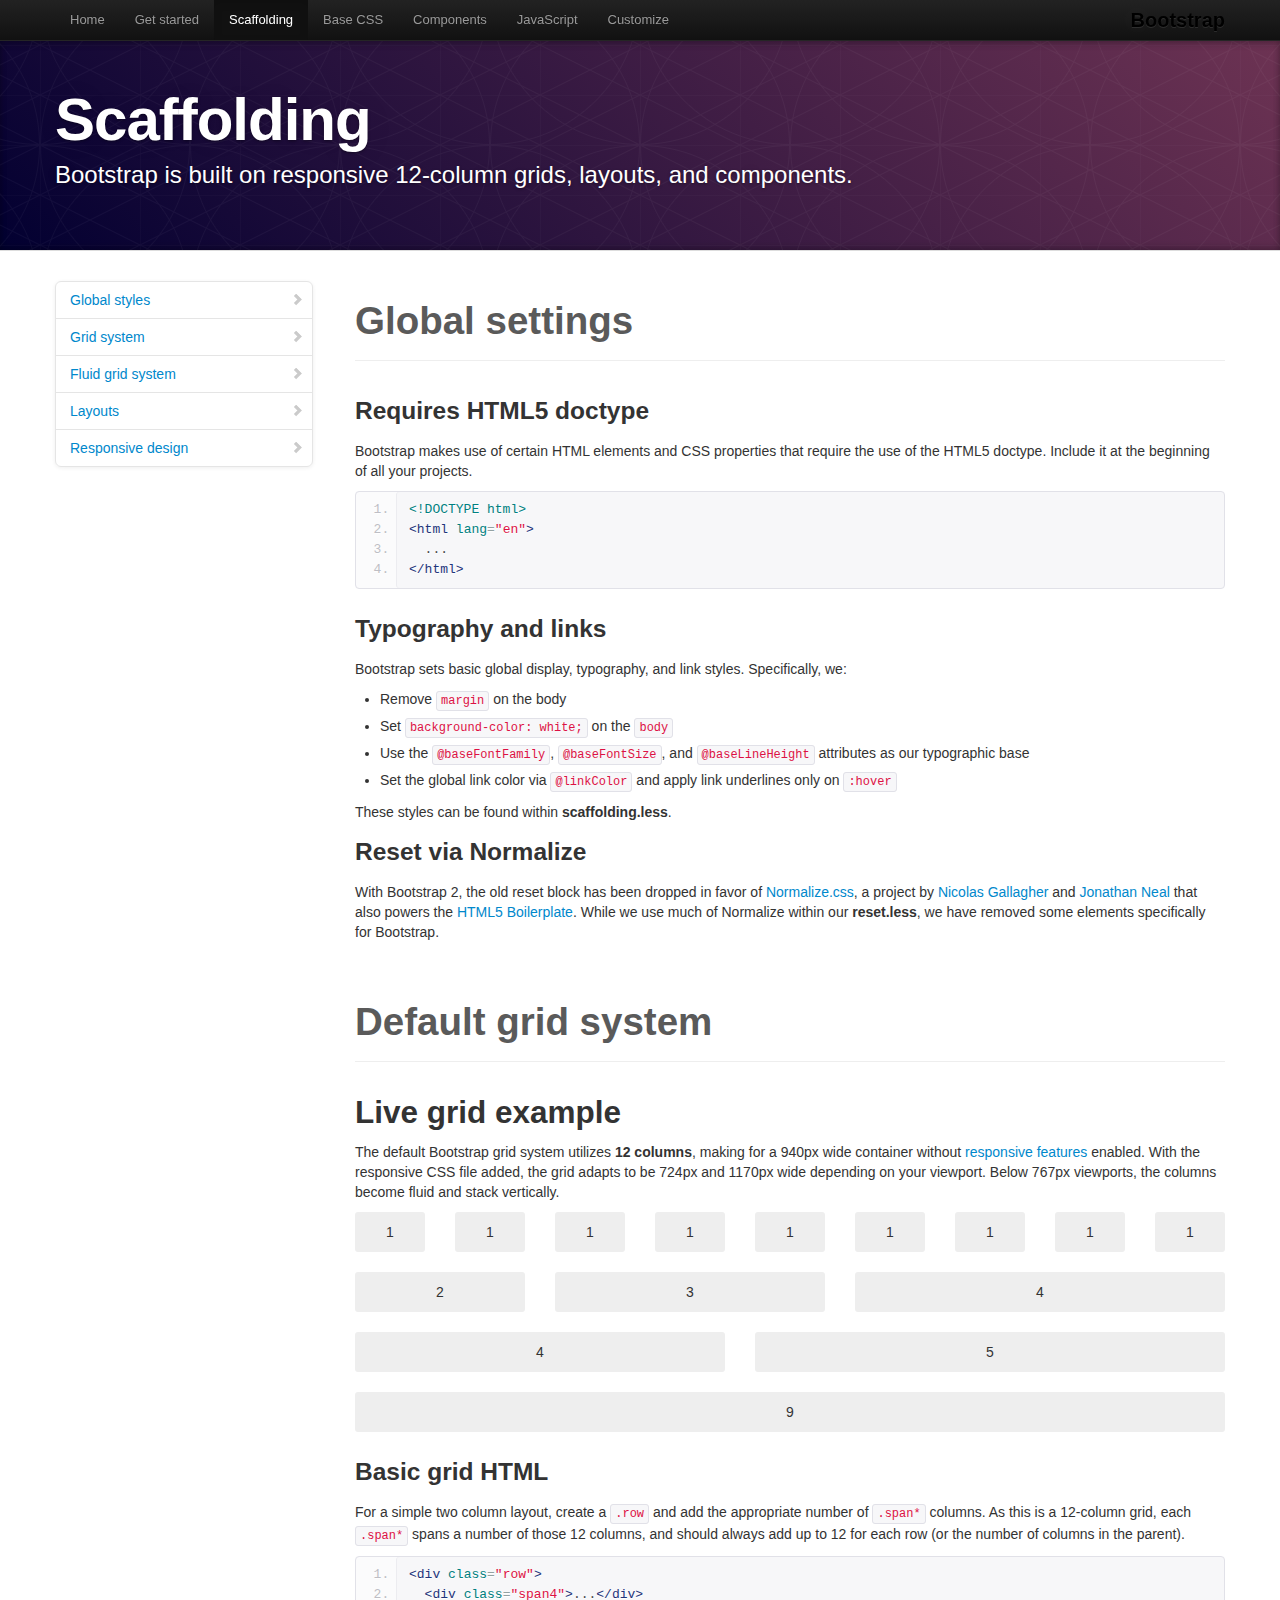
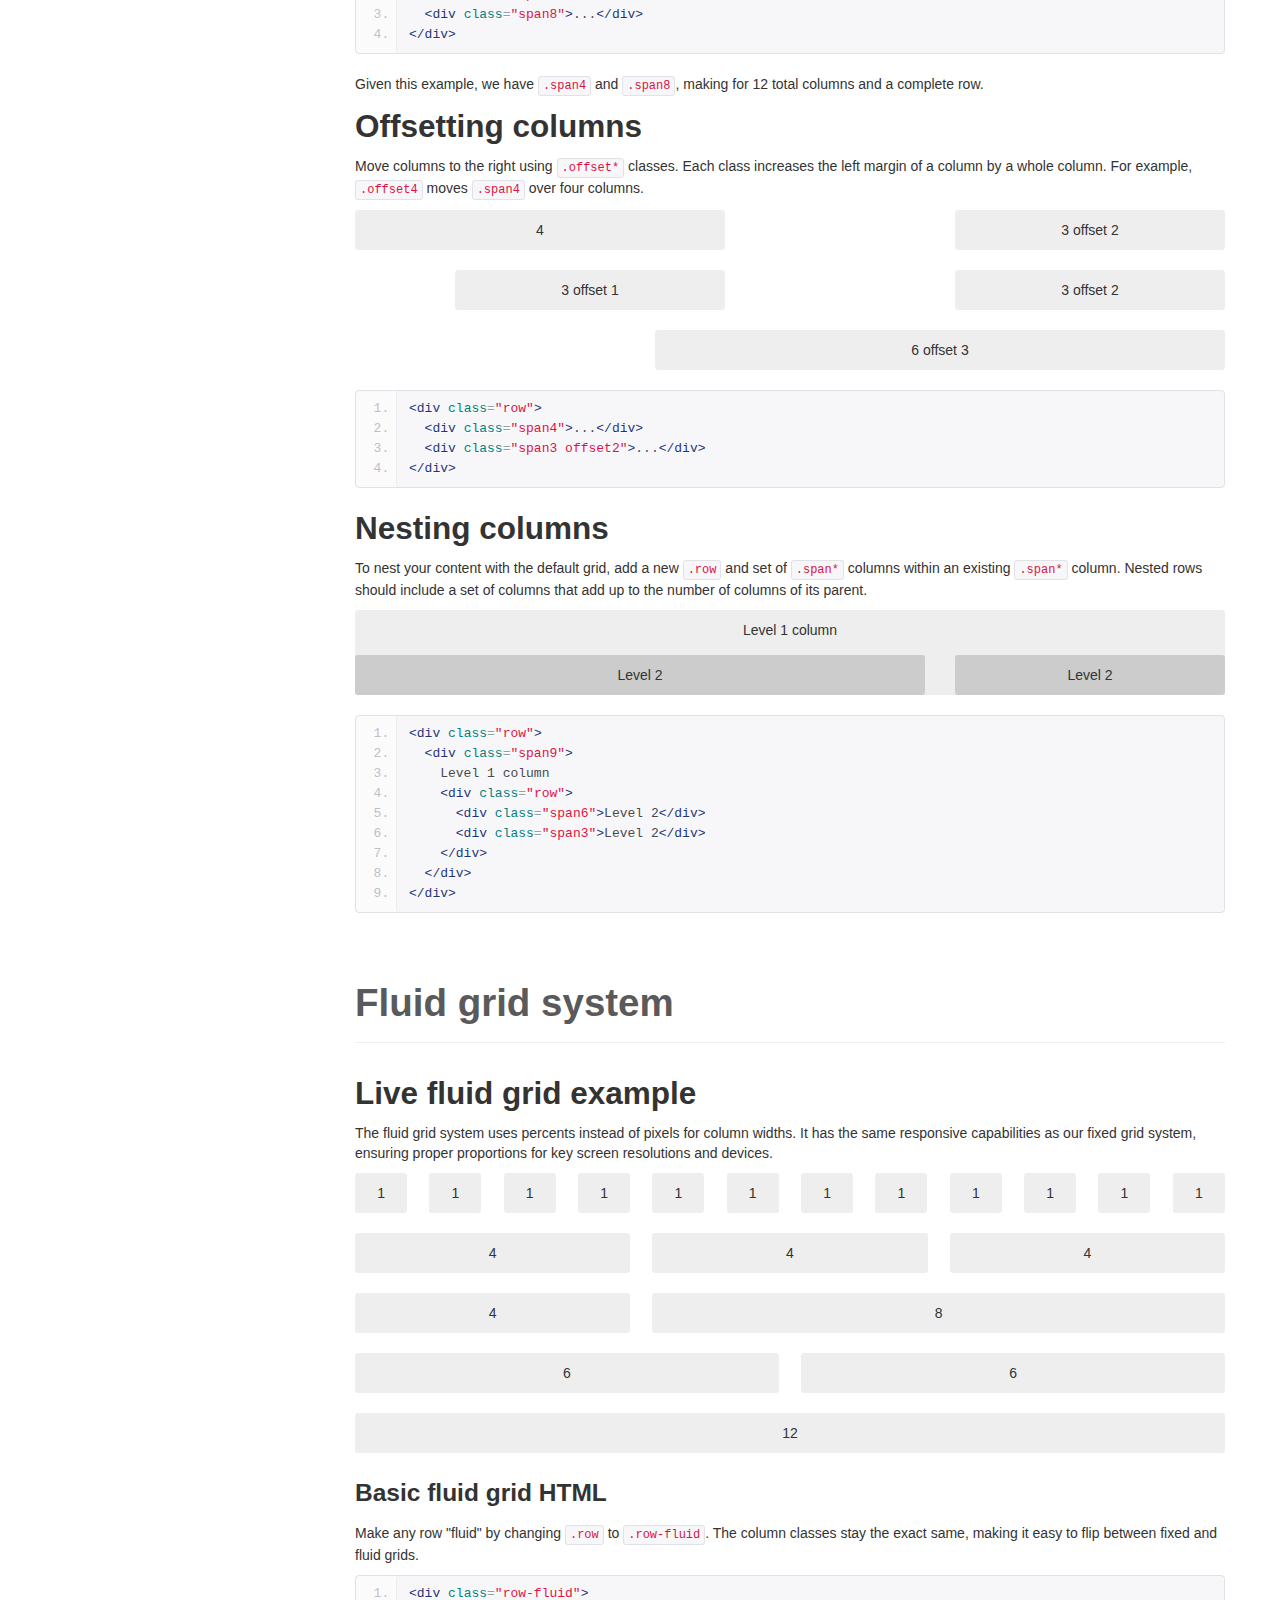
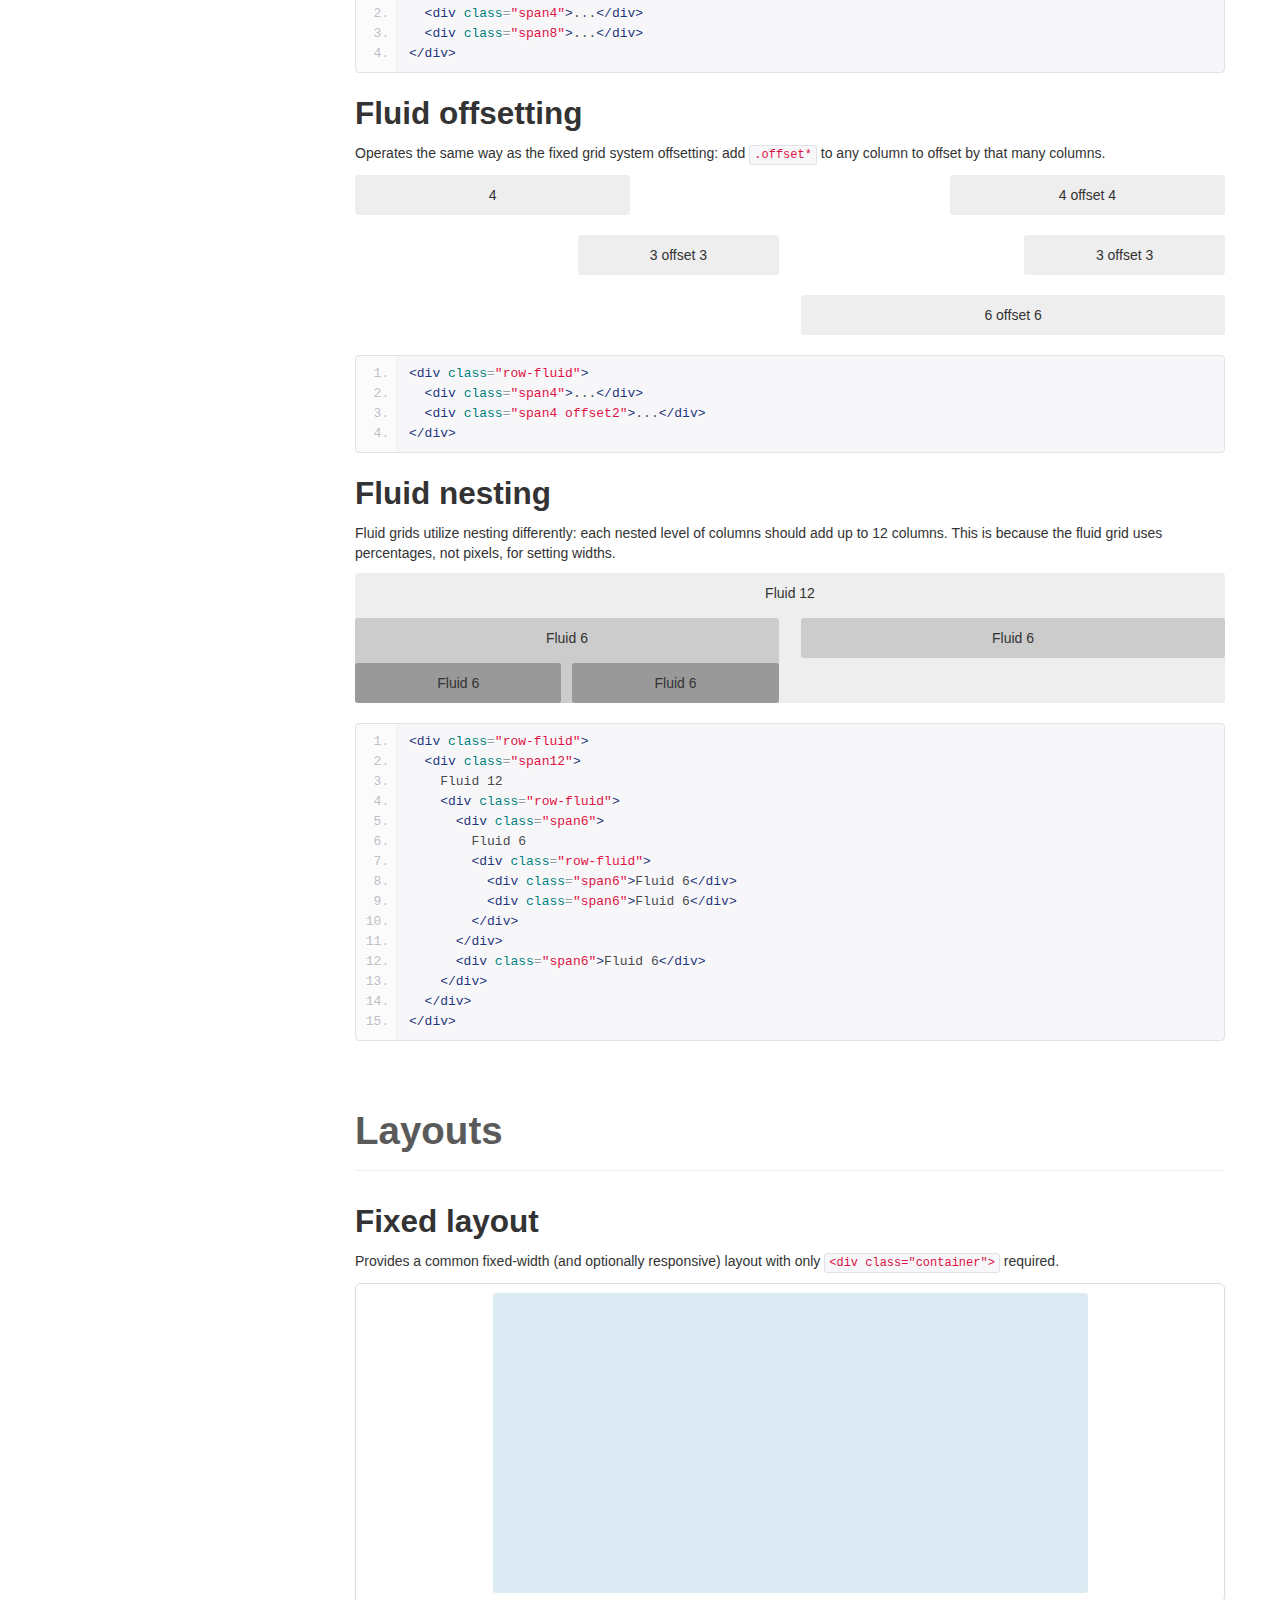
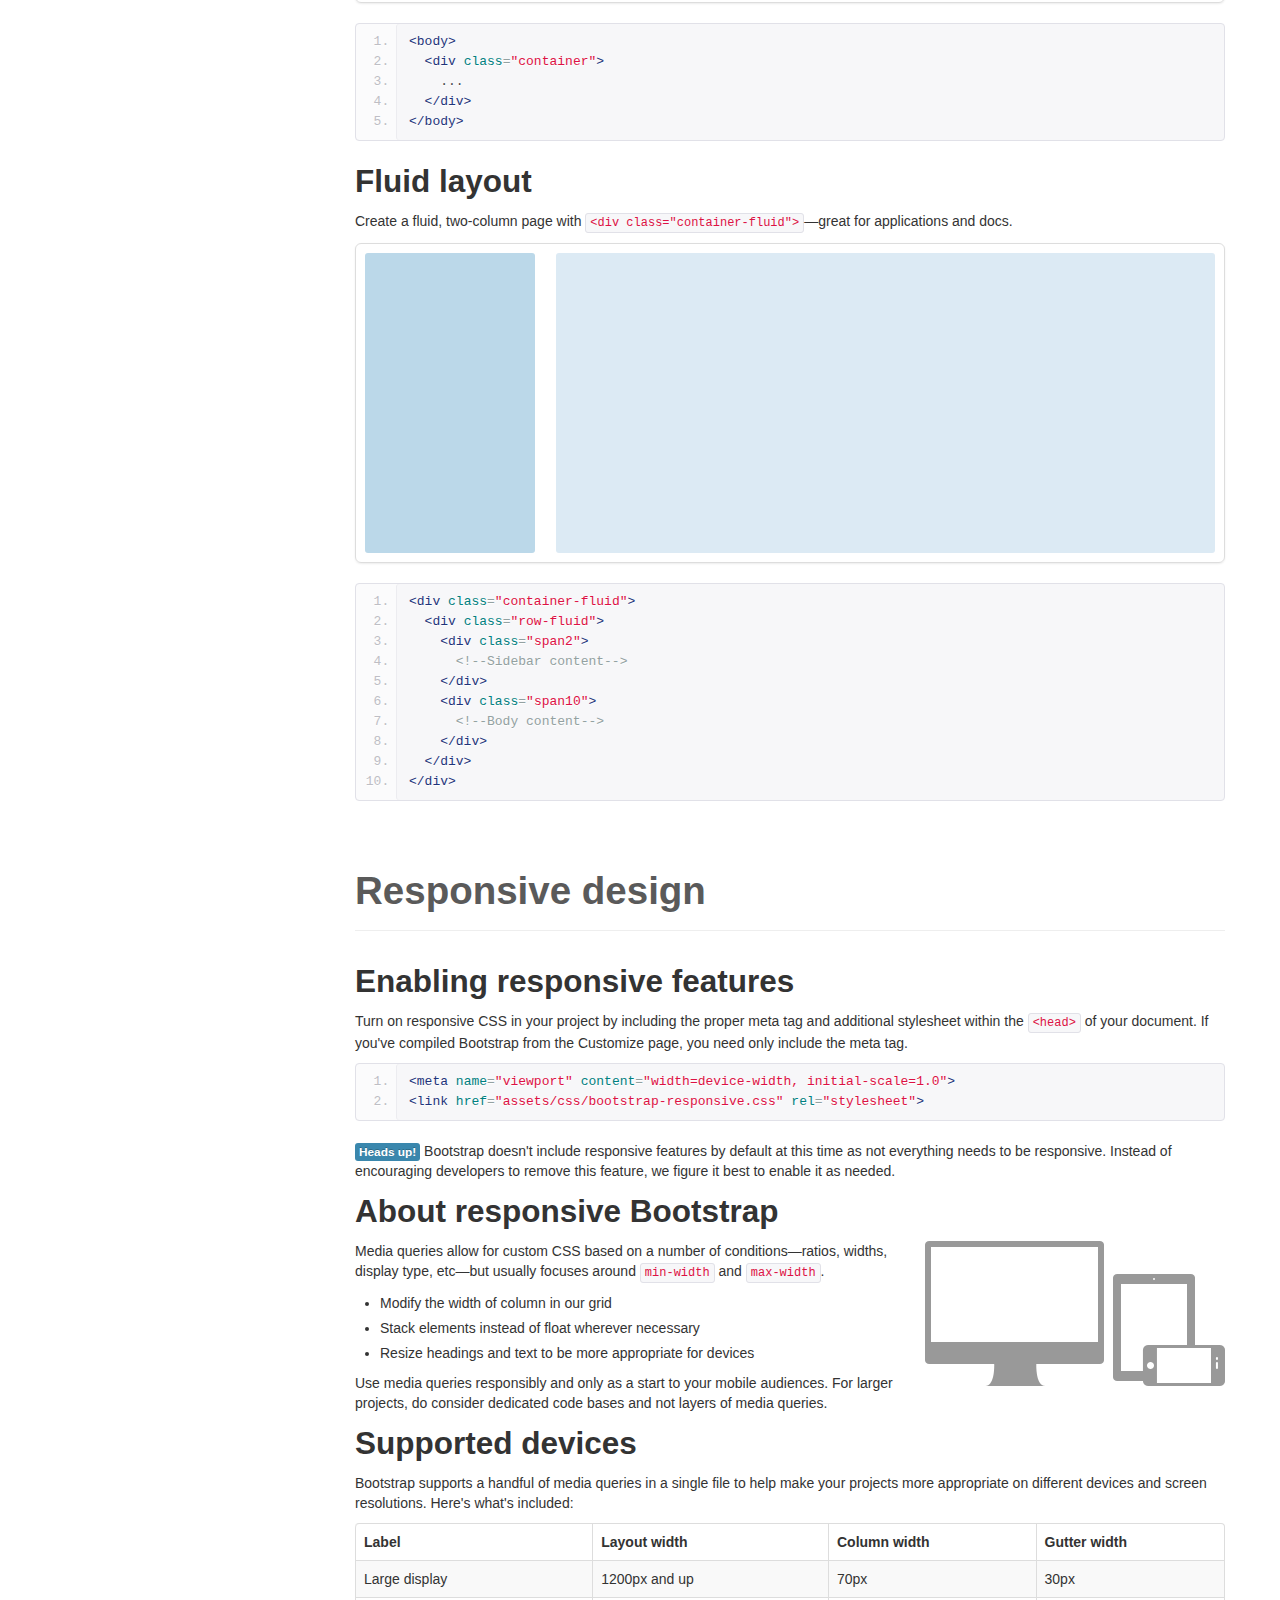
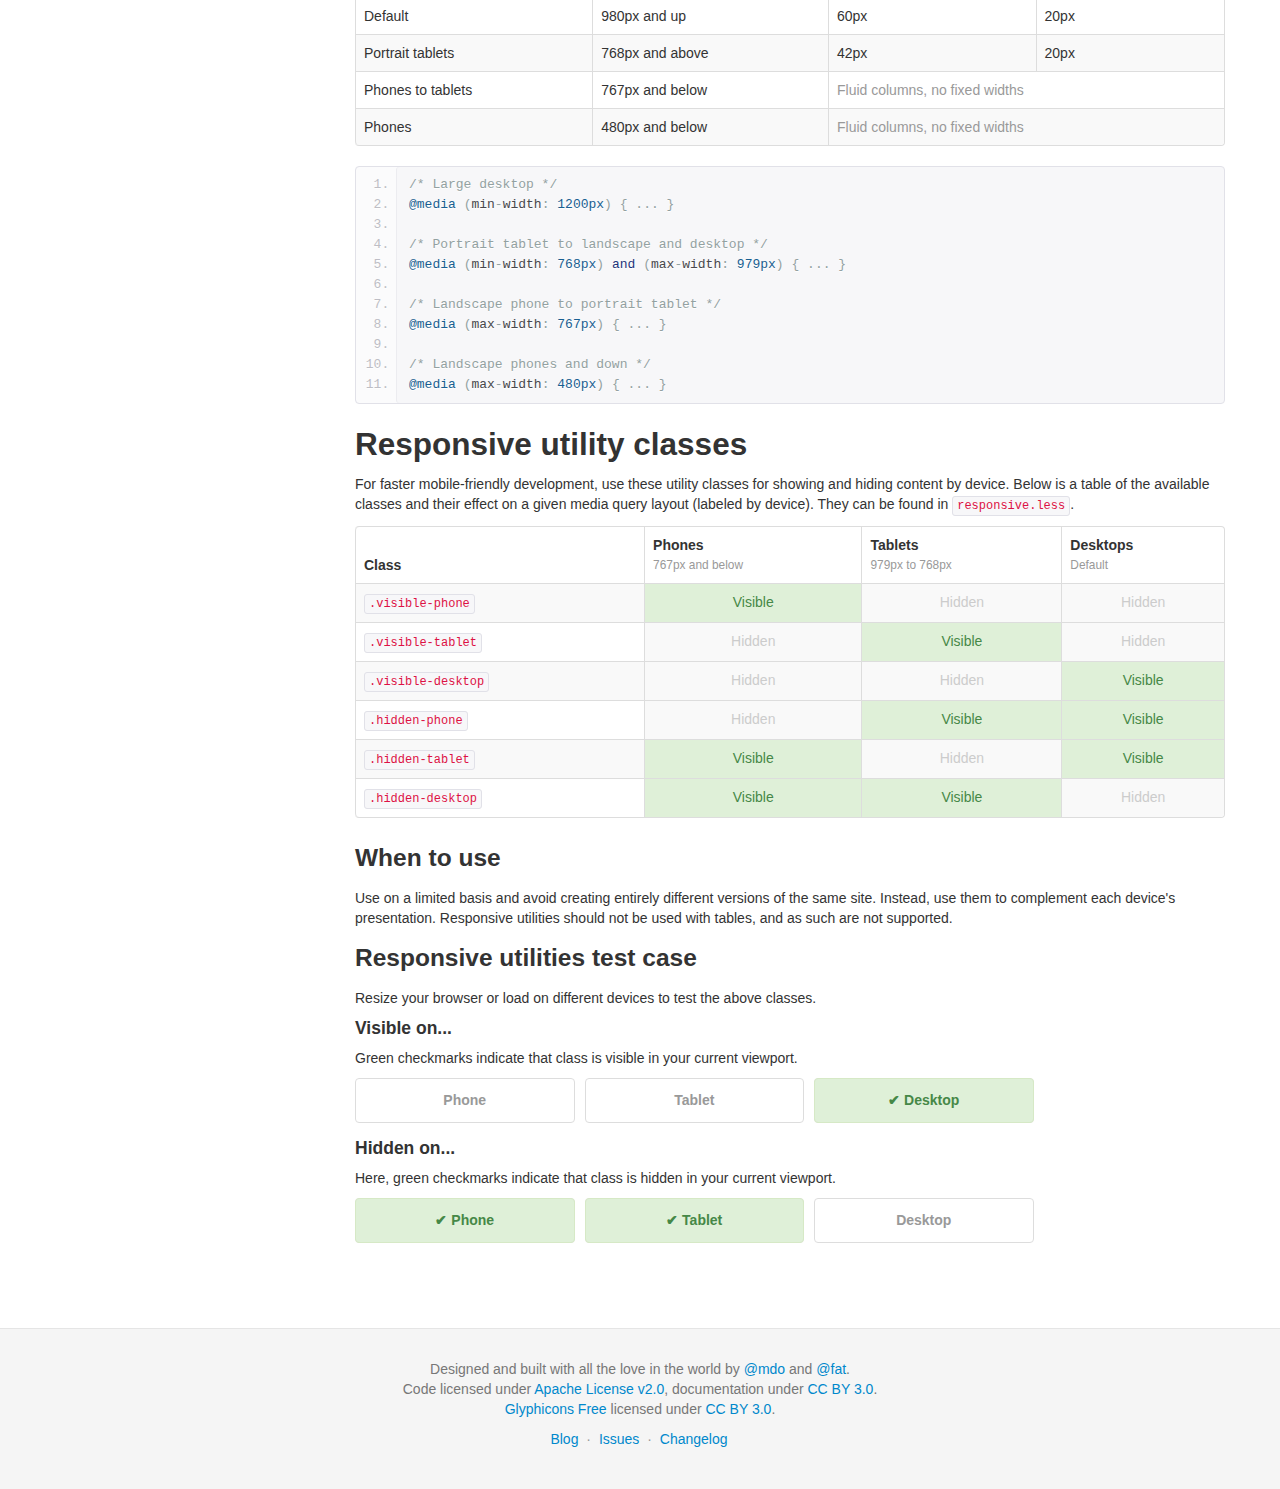
<file: swatchmaker/bootstrap/docs/scaffolding.html>
<!DOCTYPE html>
<html lang="en">
  <head>
    <meta charset="utf-8">
    <title>Scaffolding · Bootstrap</title>
    <meta name="viewport" content="width=device-width, initial-scale=1.0">
    <meta name="description" content="">
    <meta name="author" content="">

    <!-- Le styles -->
    <link href="assets/css/bootstrap.css" rel="stylesheet">
    <link href="assets/css/bootstrap-responsive.css" rel="stylesheet">
    <link href="assets/css/docs.css" rel="stylesheet">
    <link href="assets/js/google-code-prettify/prettify.css" rel="stylesheet">

    <!-- Le HTML5 shim, for IE6-8 support of HTML5 elements -->
    <!--[if lt IE 9]>
      <script src="assets/js/html5shiv.js"></script>
    <![endif]-->

    <!-- Le fav and touch icons -->
    <link rel="apple-touch-icon-precomposed" sizes="144x144" href="assets/ico/apple-touch-icon-144-precomposed.png">
    <link rel="apple-touch-icon-precomposed" sizes="114x114" href="assets/ico/apple-touch-icon-114-precomposed.png">
      <link rel="apple-touch-icon-precomposed" sizes="72x72" href="assets/ico/apple-touch-icon-72-precomposed.png">
                    <link rel="apple-touch-icon-precomposed" href="assets/ico/apple-touch-icon-57-precomposed.png">
                                   <link rel="shortcut icon" href="assets/ico/favicon.png">

    <script type="text/javascript">
      var _gaq = _gaq || [];
      _gaq.push(['_setAccount', 'UA-146052-10']);
      _gaq.push(['_trackPageview']);
      (function() {
        var ga = document.createElement('script'); ga.type = 'text/javascript'; ga.async = true;
        ga.src = ('https:' == document.location.protocol ? 'https://ssl' : 'http://www') + '.google-analytics.com/ga.js';
        var s = document.getElementsByTagName('script')[0]; s.parentNode.insertBefore(ga, s);
      })();
    </script>
  </head>

  <body data-spy="scroll" data-target=".bs-docs-sidebar">

    <!-- Navbar
    ================================================== -->
    <div class="navbar navbar-inverse navbar-fixed-top">
      <div class="navbar-inner">
        <div class="container">
          <button type="button" class="btn btn-navbar" data-toggle="collapse" data-target=".nav-collapse">
            <span class="icon-bar"></span>
            <span class="icon-bar"></span>
            <span class="icon-bar"></span>
          </button>
          <a class="brand" href="./index.html">Bootstrap</a>
          <div class="nav-collapse collapse">
            <ul class="nav">
              <li class="">
                <a href="./index.html">Home</a>
              </li>
              <li class="">
                <a href="./getting-started.html">Get started</a>
              </li>
              <li class="active">
                <a href="./scaffolding.html">Scaffolding</a>
              </li>
              <li class="">
                <a href="./base-css.html">Base CSS</a>
              </li>
              <li class="">
                <a href="./components.html">Components</a>
              </li>
              <li class="">
                <a href="./javascript.html">JavaScript</a>
              </li>
              <li class="">
                <a href="./customize.html">Customize</a>
              </li>
            </ul>
          </div>
        </div>
      </div>
    </div>

<!-- Subhead
================================================== -->
<header class="jumbotron subhead" id="overview">
  <div class="container">
    <h1>Scaffolding</h1>
    <p class="lead">Bootstrap is built on responsive 12-column grids, layouts, and components.</p>
  </div>
</header>

  <div class="container">

    <!-- Docs nav
    ================================================== -->
    <div class="row">
      <div class="span3 bs-docs-sidebar">
        <ul class="nav nav-list bs-docs-sidenav">
          <li><a href="#global"><i class="icon-chevron-right"></i> Global styles</a></li>
          <li><a href="#gridSystem"><i class="icon-chevron-right"></i> Grid system</a></li>
          <li><a href="#fluidGridSystem"><i class="icon-chevron-right"></i> Fluid grid system</a></li>
          <li><a href="#layouts"><i class="icon-chevron-right"></i> Layouts</a></li>
          <li><a href="#responsive"><i class="icon-chevron-right"></i> Responsive design</a></li>
        </ul>
      </div>
      <div class="span9">



        <!-- Global Bootstrap settings
        ================================================== -->
        <section id="global">
          <div class="page-header">
            <h1>Global settings</h1>
          </div>

          <h3>Requires HTML5 doctype</h3>
          <p>Bootstrap makes use of certain HTML elements and CSS properties that require the use of the HTML5 doctype. Include it at the beginning of all your projects.</p>
<pre class="prettyprint linenums">
&lt;!DOCTYPE html&gt;
&lt;html lang="en"&gt;
  ...
&lt;/html&gt;
</pre>

          <h3>Typography and links</h3>
          <p>Bootstrap sets basic global display, typography, and link styles. Specifically, we:</p>
          <ul>
            <li>Remove <code>margin</code> on the body</li>
            <li>Set <code>background-color: white;</code> on the <code>body</code></li>
            <li>Use the <code>@baseFontFamily</code>, <code>@baseFontSize</code>, and <code>@baseLineHeight</code> attributes as our typographic base</li>
            <li>Set the global link color via <code>@linkColor</code> and apply link underlines only on <code>:hover</code></li>
          </ul>
          <p>These styles can be found within <strong>scaffolding.less</strong>.</p>

          <h3>Reset via Normalize</h3>
          <p>With Bootstrap 2, the old reset block has been dropped in favor of <a href="http://necolas.github.com/normalize.css/" target="_blank">Normalize.css</a>, a project by <a href="http://twitter.com/necolas" target="_blank">Nicolas Gallagher</a> and <a href="http://twitter.com/jon_neal" target="_blank">Jonathan Neal</a> that also powers the <a href="http://html5boilerplate.com" target="_blank">HTML5 Boilerplate</a>. While we use much of Normalize within our <strong>reset.less</strong>, we have removed some elements specifically for Bootstrap.</p>

        </section>




        <!-- Grid system
        ================================================== -->
        <section id="gridSystem">
          <div class="page-header">
            <h1>Default grid system</h1>
          </div>

          <h2>Live grid example</h2>
          <p>The default Bootstrap grid system utilizes <strong>12 columns</strong>, making for a 940px wide container without <a href="./scaffolding.html#responsive">responsive features</a> enabled. With the responsive CSS file added, the grid adapts to be 724px and 1170px wide depending on your viewport. Below 767px viewports, the columns become fluid and stack vertically.</p>
          <div class="bs-docs-grid">
            <div class="row show-grid">
              <div class="span1">1</div>
              <div class="span1">1</div>
              <div class="span1">1</div>
              <div class="span1">1</div>
              <div class="span1">1</div>
              <div class="span1">1</div>
              <div class="span1">1</div>
              <div class="span1">1</div>
              <div class="span1">1</div>
            </div>
            <div class="row show-grid">
              <div class="span2">2</div>
              <div class="span3">3</div>
              <div class="span4">4</div>
            </div>
            <div class="row show-grid">
              <div class="span4">4</div>
              <div class="span5">5</div>
            </div>
            <div class="row show-grid">
              <div class="span9">9</div>
            </div>
          </div>

          <h3>Basic grid HTML</h3>
          <p>For a simple two column layout, create a <code>.row</code> and add the appropriate number of <code>.span*</code> columns. As this is a 12-column grid, each <code>.span*</code> spans a number of those 12 columns, and should always add up to 12 for each row (or the number of columns in the parent).</p>
<pre class="prettyprint linenums">
&lt;div class="row"&gt;
  &lt;div class="span4"&gt;...&lt;/div&gt;
  &lt;div class="span8"&gt;...&lt;/div&gt;
&lt;/div&gt;
</pre>
          <p>Given this example, we have <code>.span4</code> and <code>.span8</code>, making for 12 total columns and a complete row.</p>

          <h2>Offsetting columns</h2>
          <p>Move columns to the right using <code>.offset*</code> classes. Each class increases the left margin of a column by a whole column. For example, <code>.offset4</code> moves <code>.span4</code> over four columns.</p>
          <div class="bs-docs-grid">
            <div class="row show-grid">
              <div class="span4">4</div>
              <div class="span3 offset2">3 offset 2</div>
            </div><!-- /row -->
            <div class="row show-grid">
              <div class="span3 offset1">3 offset 1</div>
              <div class="span3 offset2">3 offset 2</div>
            </div><!-- /row -->
            <div class="row show-grid">
              <div class="span6 offset3">6 offset 3</div>
            </div><!-- /row -->
          </div>
<pre class="prettyprint linenums">
&lt;div class="row"&gt;
  &lt;div class="span4"&gt;...&lt;/div&gt;
  &lt;div class="span3 offset2"&gt;...&lt;/div&gt;
&lt;/div&gt;
</pre>

          <h2>Nesting columns</h2>
          <p>To nest your content with the default grid, add a new <code>.row</code> and set of <code>.span*</code> columns within an existing <code>.span*</code> column. Nested rows should include a set of columns that add up to the number of columns of its parent.</p>
          <div class="row show-grid">
            <div class="span9">
              Level 1 column
              <div class="row show-grid">
                <div class="span6">
                  Level 2
                </div>
                <div class="span3">
                  Level 2
                </div>
              </div>
            </div>
          </div>
<pre class="prettyprint linenums">
&lt;div class="row"&gt;
  &lt;div class="span9"&gt;
    Level 1 column
    &lt;div class="row"&gt;
      &lt;div class="span6"&gt;Level 2&lt;/div&gt;
      &lt;div class="span3"&gt;Level 2&lt;/div&gt;
    &lt;/div&gt;
  &lt;/div&gt;
&lt;/div&gt;
</pre>
        </section>



        <!-- Fluid grid system
        ================================================== -->
        <section id="fluidGridSystem">
          <div class="page-header">
            <h1>Fluid grid system</h1>
          </div>

          <h2>Live fluid grid example</h2>
          <p>The fluid grid system uses percents instead of pixels for column widths. It has the same responsive capabilities as our fixed grid system, ensuring proper proportions for key screen resolutions and devices.</p>
          <div class="bs-docs-grid">
            <div class="row-fluid show-grid">
              <div class="span1">1</div>
              <div class="span1">1</div>
              <div class="span1">1</div>
              <div class="span1">1</div>
              <div class="span1">1</div>
              <div class="span1">1</div>
              <div class="span1">1</div>
              <div class="span1">1</div>
              <div class="span1">1</div>
              <div class="span1">1</div>
              <div class="span1">1</div>
              <div class="span1">1</div>
            </div>
            <div class="row-fluid show-grid">
              <div class="span4">4</div>
              <div class="span4">4</div>
              <div class="span4">4</div>
            </div>
            <div class="row-fluid show-grid">
              <div class="span4">4</div>
              <div class="span8">8</div>
            </div>
            <div class="row-fluid show-grid">
              <div class="span6">6</div>
              <div class="span6">6</div>
            </div>
            <div class="row-fluid show-grid">
              <div class="span12">12</div>
            </div>
          </div>

          <h3>Basic fluid grid HTML</h3>
          <p>Make any row "fluid" by changing <code>.row</code> to <code>.row-fluid</code>. The column classes stay the exact same, making it easy to flip between fixed and fluid grids.</p>
<pre class="prettyprint linenums">
&lt;div class="row-fluid"&gt;
  &lt;div class="span4"&gt;...&lt;/div&gt;
  &lt;div class="span8"&gt;...&lt;/div&gt;
&lt;/div&gt;
</pre>

          <h2>Fluid offsetting</h2>
          <p>Operates the same way as the fixed grid system offsetting: add <code>.offset*</code> to any column to offset by that many columns.</p>
          <div class="bs-docs-grid">
            <div class="row-fluid show-grid">
              <div class="span4">4</div>
              <div class="span4 offset4">4 offset 4</div>
            </div><!-- /row -->
            <div class="row-fluid show-grid">
              <div class="span3 offset3">3 offset 3</div>
              <div class="span3 offset3">3 offset 3</div>
            </div><!-- /row -->
            <div class="row-fluid show-grid">
              <div class="span6 offset6">6 offset 6</div>
            </div><!-- /row -->
          </div>
<pre class="prettyprint linenums">
&lt;div class="row-fluid"&gt;
  &lt;div class="span4"&gt;...&lt;/div&gt;
  &lt;div class="span4 offset2"&gt;...&lt;/div&gt;
&lt;/div&gt;
</pre>

          <h2>Fluid nesting</h2>
          <p>Fluid grids utilize nesting differently: each nested level of columns should add up to 12 columns. This is because the fluid grid uses percentages, not pixels, for setting widths.</p>
          <div class="row-fluid show-grid">
            <div class="span12">
              Fluid 12
              <div class="row-fluid show-grid">
                <div class="span6">
                  Fluid 6
                  <div class="row-fluid show-grid">
                    <div class="span6">
                      Fluid 6
                    </div>
                    <div class="span6">
                      Fluid 6
                    </div>
                  </div>
                </div>
                <div class="span6">
                  Fluid 6
                </div>
              </div>
            </div>
          </div>
<pre class="prettyprint linenums">
&lt;div class="row-fluid"&gt;
  &lt;div class="span12"&gt;
    Fluid 12
    &lt;div class="row-fluid"&gt;
      &lt;div class="span6"&gt;
        Fluid 6
        &lt;div class="row-fluid"&gt;
          &lt;div class="span6"&gt;Fluid 6&lt;/div&gt;
          &lt;div class="span6"&gt;Fluid 6&lt;/div&gt;
        &lt;/div&gt;
      &lt;/div&gt;
      &lt;div class="span6"&gt;Fluid 6&lt;/div&gt;
    &lt;/div&gt;
  &lt;/div&gt;
&lt;/div&gt;
</pre>

        </section>




        <!-- Layouts (Default and fluid)
        ================================================== -->
        <section id="layouts">
          <div class="page-header">
            <h1>Layouts</h1>
          </div>

          <h2>Fixed layout</h2>
          <p>Provides a common fixed-width (and optionally responsive) layout with only <code>&lt;div class="container"&gt;</code> required.</p>
          <div class="mini-layout">
            <div class="mini-layout-body"></div>
          </div>
<pre class="prettyprint linenums">
&lt;body&gt;
  &lt;div class="container"&gt;
    ...
  &lt;/div&gt;
&lt;/body&gt;
</pre>

          <h2>Fluid layout</h2>
          <p>Create a fluid, two-column page with <code>&lt;div class="container-fluid"&gt;</code>&mdash;great for applications and docs.</p>
          <div class="mini-layout fluid">
            <div class="mini-layout-sidebar"></div>
            <div class="mini-layout-body"></div>
          </div>
<pre class="prettyprint linenums">
&lt;div class="container-fluid"&gt;
  &lt;div class="row-fluid"&gt;
    &lt;div class="span2"&gt;
      &lt;!--Sidebar content--&gt;
    &lt;/div&gt;
    &lt;div class="span10"&gt;
      &lt;!--Body content--&gt;
    &lt;/div&gt;
  &lt;/div&gt;
&lt;/div&gt;
</pre>
        </section>




        <!-- Responsive design
        ================================================== -->
        <section id="responsive">
          <div class="page-header">
            <h1>Responsive design</h1>
          </div>

          <h2>Enabling responsive features</h2>
          <p>Turn on responsive CSS in your project by including the proper meta tag and additional stylesheet within the <code>&lt;head&gt;</code> of your document. If you've compiled Bootstrap from the Customize page, you need only include the meta tag.</p>
<pre class="prettyprint linenums">
&lt;meta name="viewport" content="width=device-width, initial-scale=1.0"&gt;
&lt;link href="assets/css/bootstrap-responsive.css" rel="stylesheet"&gt;
</pre>
          <p><span class="label label-info">Heads up!</span>  Bootstrap doesn't include responsive features by default at this time as not everything needs to be responsive. Instead of encouraging developers to remove this feature, we figure it best to enable it as needed.</p>

          <h2>About responsive Bootstrap</h2>
          <img src="assets/img/responsive-illustrations.png" alt="Responsive devices" style="float: right; margin: 0 0 20px 20px;">
          <p>Media queries allow for custom CSS based on a number of conditions&mdash;ratios, widths, display type, etc&mdash;but usually focuses around <code>min-width</code> and <code>max-width</code>.</p>
          <ul>
            <li>Modify the width of column in our grid</li>
            <li>Stack elements instead of float wherever necessary</li>
            <li>Resize headings and text to be more appropriate for devices</li>
          </ul>
          <p>Use media queries responsibly and only as a start to your mobile audiences. For larger projects, do consider dedicated code bases and not layers of media queries.</p>

          <h2>Supported devices</h2>
          <p>Bootstrap supports a handful of media queries in a single file to help make your projects more appropriate on different devices and screen resolutions. Here's what's included:</p>
          <table class="table table-bordered table-striped">
            <thead>
              <tr>
                <th>Label</th>
                <th>Layout width</th>
                <th>Column width</th>
                <th>Gutter width</th>
              </tr>
            </thead>
            <tbody>
              <tr>
                <td>Large display</td>
                <td>1200px and up</td>
                <td>70px</td>
                <td>30px</td>
              </tr>
              <tr>
                <td>Default</td>
                <td>980px and up</td>
                <td>60px</td>
                <td>20px</td>
              </tr>
              <tr>
                <td>Portrait tablets</td>
                <td>768px and above</td>
                <td>42px</td>
                <td>20px</td>
              </tr>
              <tr>
                <td>Phones to tablets</td>
                <td>767px and below</td>
                <td class="muted" colspan="2">Fluid columns, no fixed widths</td>
              </tr>
              <tr>
                <td>Phones</td>
                <td>480px and below</td>
                <td class="muted" colspan="2">Fluid columns, no fixed widths</td>
              </tr>
            </tbody>
          </table>
<pre class="prettyprint linenums">
/* Large desktop */
@media (min-width: 1200px) { ... }

/* Portrait tablet to landscape and desktop */
@media (min-width: 768px) and (max-width: 979px) { ... }

/* Landscape phone to portrait tablet */
@media (max-width: 767px) { ... }

/* Landscape phones and down */
@media (max-width: 480px) { ... }
</pre>


          <h2>Responsive utility classes</h2>
          <p>For faster mobile-friendly development, use these utility classes for showing and hiding content by device. Below is a table of the available classes and their effect on a given media query layout (labeled by device). They can be found in <code>responsive.less</code>.</p>
          <table class="table table-bordered table-striped responsive-utilities">
            <thead>
              <tr>
                <th>Class</th>
                <th>Phones <small>767px and below</small></th>
                <th>Tablets <small>979px to 768px</small></th>
                <th>Desktops <small>Default</small></th>
              </tr>
            </thead>
            <tbody>
              <tr>
                <th><code>.visible-phone</code></th>
                <td class="is-visible">Visible</td>
                <td class="is-hidden">Hidden</td>
                <td class="is-hidden">Hidden</td>
              </tr>
              <tr>
                <th><code>.visible-tablet</code></th>
                <td class="is-hidden">Hidden</td>
                <td class="is-visible">Visible</td>
                <td class="is-hidden">Hidden</td>
              </tr>
              <tr>
                <th><code>.visible-desktop</code></th>
                <td class="is-hidden">Hidden</td>
                <td class="is-hidden">Hidden</td>
                <td class="is-visible">Visible</td>
              </tr>
              <tr>
                <th><code>.hidden-phone</code></th>
                <td class="is-hidden">Hidden</td>
                <td class="is-visible">Visible</td>
                <td class="is-visible">Visible</td>
              </tr>
              <tr>
                <th><code>.hidden-tablet</code></th>
                <td class="is-visible">Visible</td>
                <td class="is-hidden">Hidden</td>
                <td class="is-visible">Visible</td>
              </tr>
              <tr>
                <th><code>.hidden-desktop</code></th>
                <td class="is-visible">Visible</td>
                <td class="is-visible">Visible</td>
                <td class="is-hidden">Hidden</td>
              </tr>
            </tbody>
          </table>

          <h3>When to use</h3>
          <p>Use on a limited basis and avoid creating entirely different versions of the same site. Instead, use them to complement each device's presentation. Responsive utilities should not be used with tables, and as such are not supported.</p>

          <h3>Responsive utilities test case</h3>
          <p>Resize your browser or load on different devices to test the above classes.</p>
          <h4>Visible on...</h4>
          <p>Green checkmarks indicate that class is visible in your current viewport.</p>
          <ul class="responsive-utilities-test">
            <li>Phone<span class="visible-phone">&#10004; Phone</span></li>
            <li>Tablet<span class="visible-tablet">&#10004; Tablet</span></li>
            <li>Desktop<span class="visible-desktop">&#10004; Desktop</span></li>
          </ul>
          <h4>Hidden on...</h4>
          <p>Here, green checkmarks indicate that class is hidden in your current viewport.</p>
          <ul class="responsive-utilities-test hidden-on">
            <li>Phone<span class="hidden-phone">&#10004; Phone</span></li>
            <li>Tablet<span class="hidden-tablet">&#10004; Tablet</span></li>
            <li>Desktop<span class="hidden-desktop">&#10004; Desktop</span></li>
          </ul>

        </section>



      </div>
    </div>

  </div>



    <!-- Footer
    ================================================== -->
    <footer class="footer">
      <div class="container">
        <p>Designed and built with all the love in the world by <a href="http://twitter.com/mdo" target="_blank">@mdo</a> and <a href="http://twitter.com/fat" target="_blank">@fat</a>.</p>
        <p>Code licensed under <a href="http://www.apache.org/licenses/LICENSE-2.0" target="_blank">Apache License v2.0</a>, documentation under <a href="http://creativecommons.org/licenses/by/3.0/">CC BY 3.0</a>.</p>
        <p><a href="http://glyphicons.com">Glyphicons Free</a> licensed under <a href="http://creativecommons.org/licenses/by/3.0/">CC BY 3.0</a>.</p>
        <ul class="footer-links">
          <li><a href="http://blog.getbootstrap.com">Blog</a></li>
          <li class="muted">&middot;</li>
          <li><a href="https://github.com/twitter/bootstrap/issues?state=open">Issues</a></li>
          <li class="muted">&middot;</li>
          <li><a href="https://github.com/twitter/bootstrap/blob/master/CHANGELOG.md">Changelog</a></li>
        </ul>
      </div>
    </footer>



    <!-- Le javascript
    ================================================== -->
    <!-- Placed at the end of the document so the pages load faster -->
    <script type="text/javascript" src="http://platform.twitter.com/widgets.js"></script>
    <script src="assets/js/jquery.js"></script>
    <script src="assets/js/bootstrap-transition.js"></script>
    <script src="assets/js/bootstrap-alert.js"></script>
    <script src="assets/js/bootstrap-modal.js"></script>
    <script src="assets/js/bootstrap-dropdown.js"></script>
    <script src="assets/js/bootstrap-scrollspy.js"></script>
    <script src="assets/js/bootstrap-tab.js"></script>
    <script src="assets/js/bootstrap-tooltip.js"></script>
    <script src="assets/js/bootstrap-popover.js"></script>
    <script src="assets/js/bootstrap-button.js"></script>
    <script src="assets/js/bootstrap-collapse.js"></script>
    <script src="assets/js/bootstrap-carousel.js"></script>
    <script src="assets/js/bootstrap-typeahead.js"></script>
    <script src="assets/js/bootstrap-affix.js"></script>

    <script src="assets/js/holder/holder.js"></script>
    <script src="assets/js/google-code-prettify/prettify.js"></script>

    <script src="assets/js/application.js"></script>


    <!-- Analytics
    ================================================== -->
    <script>
      var _gauges = _gauges || [];
      (function() {
        var t   = document.createElement('script');
        t.type  = 'text/javascript';
        t.async = true;
        t.id    = 'gauges-tracker';
        t.setAttribute('data-site-id', '4f0dc9fef5a1f55508000013');
        t.src = '//secure.gaug.es/track.js';
        var s = document.getElementsByTagName('script')[0];
        s.parentNode.insertBefore(t, s);
      })();
    </script>

  </body>
</html>
</file>
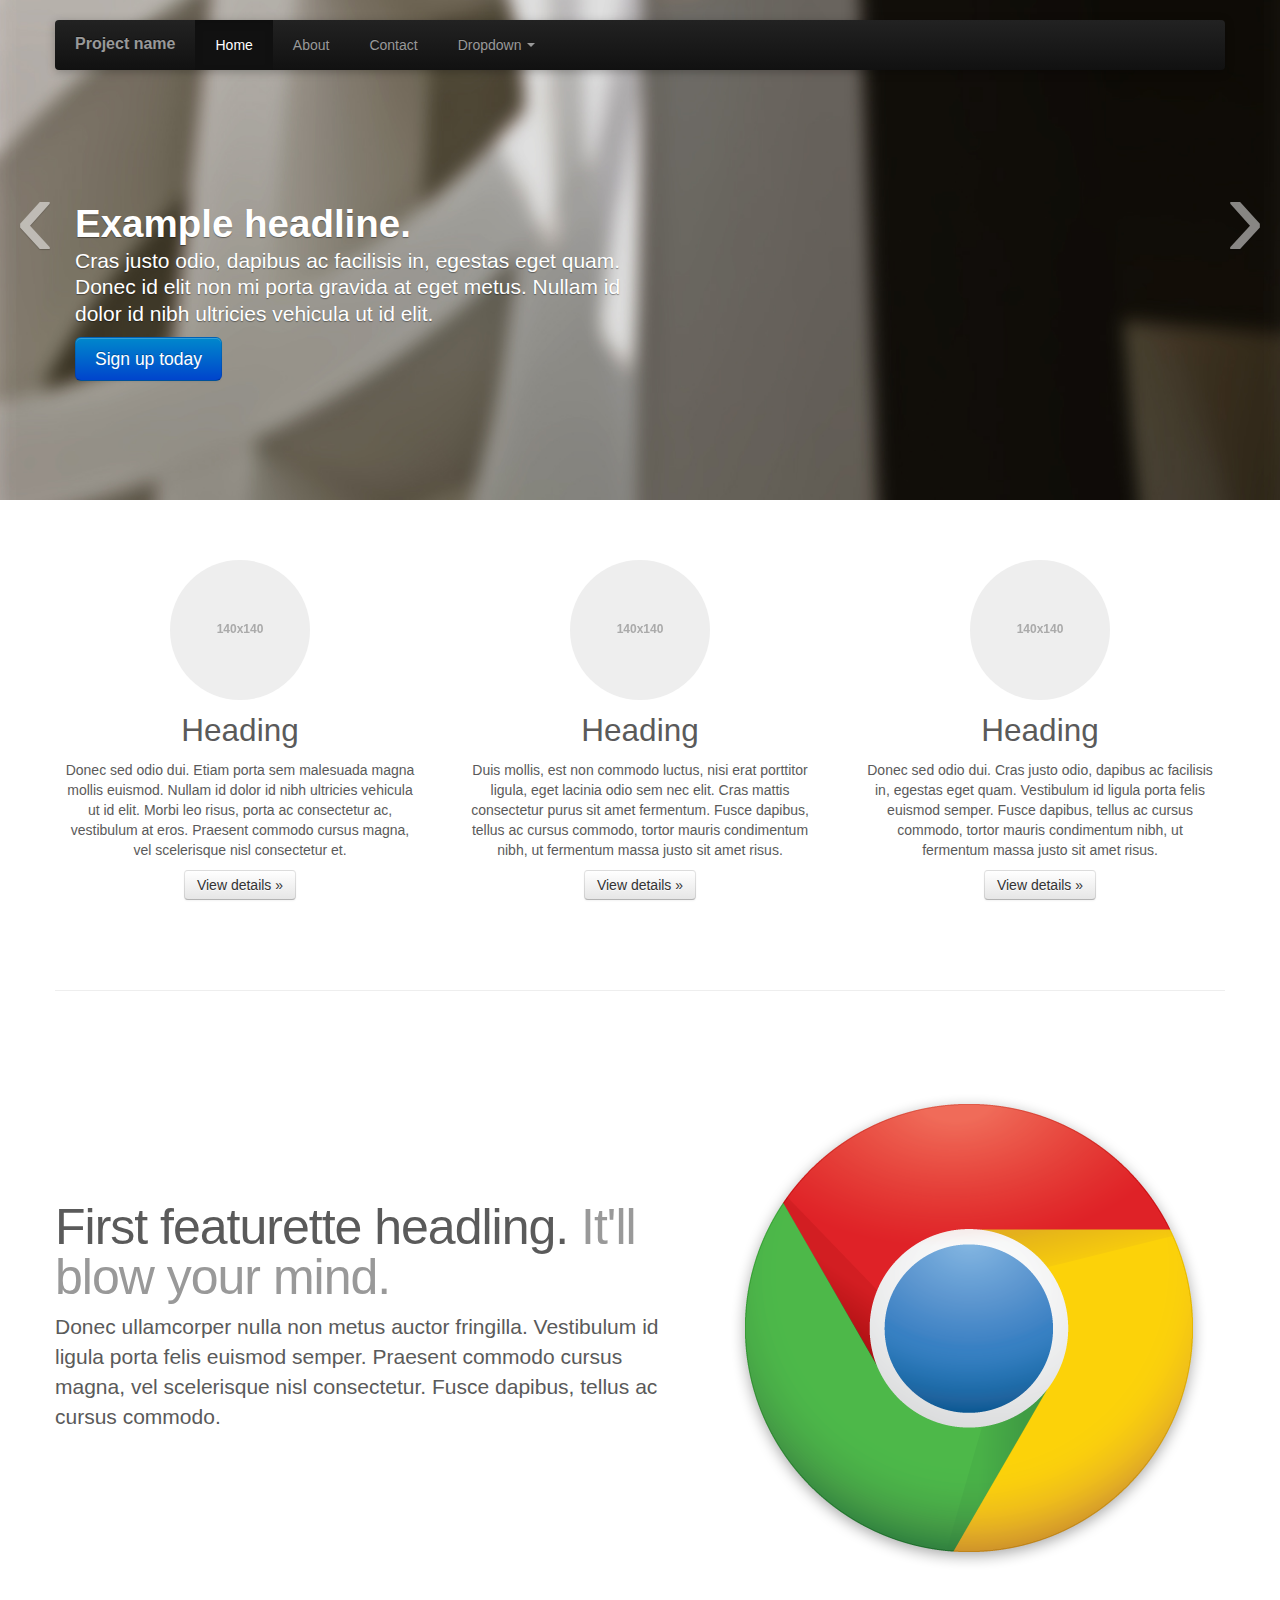
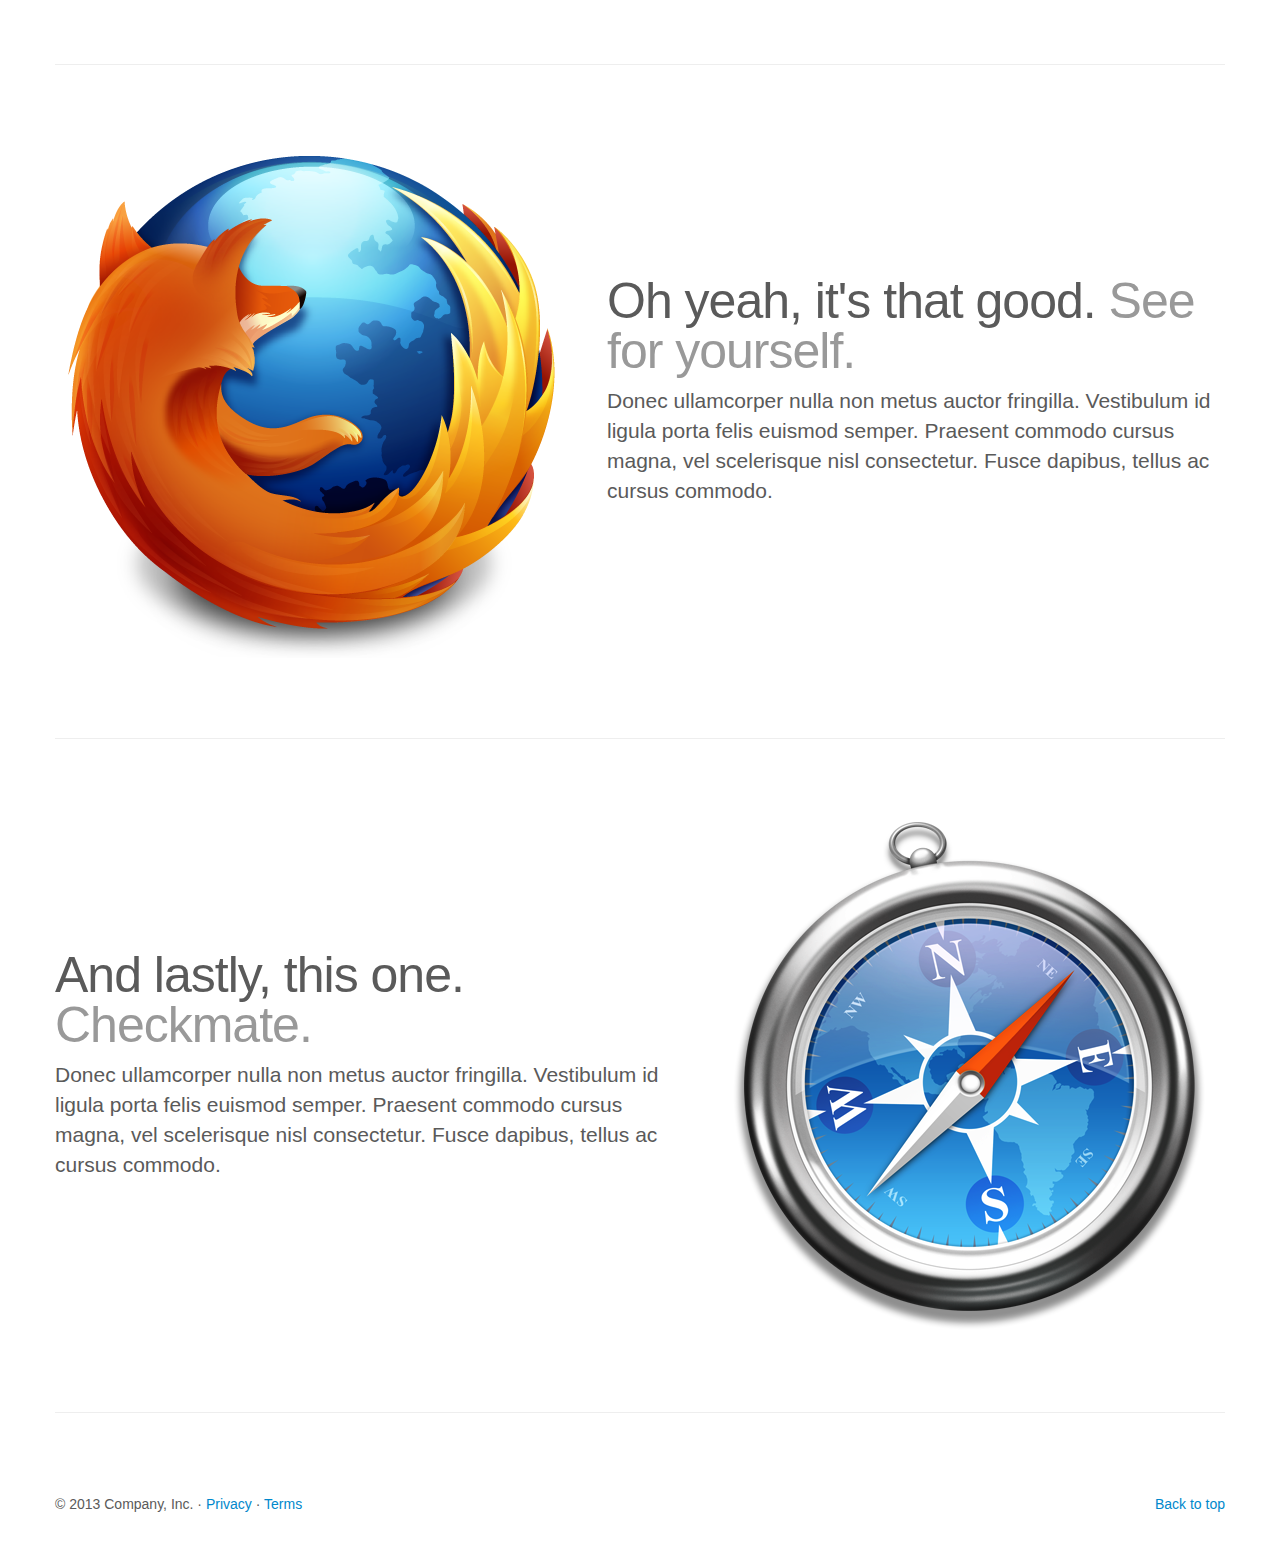
<file: swatchmaker/bootstrap/docs/examples/carousel.html>
<!DOCTYPE html>
<html lang="en">
  <head>
    <meta charset="utf-8">
    <title>Carousel Template &middot; Bootstrap</title>
    <meta name="viewport" content="width=device-width, initial-scale=1.0">
    <meta name="description" content="">
    <meta name="author" content="">

    <!-- Le styles -->
    <link href="../assets/css/bootstrap.css" rel="stylesheet">
    <link href="../assets/css/bootstrap-responsive.css" rel="stylesheet">
    <style>

    /* GLOBAL STYLES
    -------------------------------------------------- */
    /* Padding below the footer and lighter body text */

    body {
      padding-bottom: 40px;
      color: #5a5a5a;
    }



    /* CUSTOMIZE THE NAVBAR
    -------------------------------------------------- */

    /* Special class on .container surrounding .navbar, used for positioning it into place. */
    .navbar-wrapper {
      position: absolute;
      top: 0;
      left: 0;
      right: 0;
      z-index: 10;
      margin-top: 20px;
      margin-bottom: -90px; /* Negative margin to pull up carousel. 90px is roughly margins and height of navbar. */
    }
    .navbar-wrapper .navbar {

    }

    /* Remove border and change up box shadow for more contrast */
    .navbar .navbar-inner {
      border: 0;
      -webkit-box-shadow: 0 2px 10px rgba(0,0,0,.25);
         -moz-box-shadow: 0 2px 10px rgba(0,0,0,.25);
              box-shadow: 0 2px 10px rgba(0,0,0,.25);
    }

    /* Downsize the brand/project name a bit */
    .navbar .brand {
      padding: 14px 20px 16px; /* Increase vertical padding to match navbar links */
      font-size: 16px;
      font-weight: bold;
      text-shadow: 0 -1px 0 rgba(0,0,0,.5);
    }

    /* Navbar links: increase padding for taller navbar */
    .navbar .nav > li > a {
      padding: 15px 20px;
    }

    /* Offset the responsive button for proper vertical alignment */
    .navbar .btn-navbar {
      margin-top: 10px;
    }



    /* CUSTOMIZE THE CAROUSEL
    -------------------------------------------------- */

    /* Carousel base class */
    .carousel {
      margin-bottom: 60px;
    }

    .carousel .container {
      position: relative;
      z-index: 9;
    }

    .carousel-control {
      height: 80px;
      margin-top: 0;
      font-size: 120px;
      text-shadow: 0 1px 1px rgba(0,0,0,.4);
      background-color: transparent;
      border: 0;
      z-index: 10;
    }

    .carousel .item {
      height: 500px;
    }
    .carousel img {
      position: absolute;
      top: 0;
      left: 0;
      min-width: 100%;
      height: 500px;
    }

    .carousel-caption {
      background-color: transparent;
      position: static;
      max-width: 550px;
      padding: 0 20px;
      margin-top: 200px;
    }
    .carousel-caption h1,
    .carousel-caption .lead {
      margin: 0;
      line-height: 1.25;
      color: #fff;
      text-shadow: 0 1px 1px rgba(0,0,0,.4);
    }
    .carousel-caption .btn {
      margin-top: 10px;
    }



    /* MARKETING CONTENT
    -------------------------------------------------- */

    /* Center align the text within the three columns below the carousel */
    .marketing .span4 {
      text-align: center;
    }
    .marketing h2 {
      font-weight: normal;
    }
    .marketing .span4 p {
      margin-left: 10px;
      margin-right: 10px;
    }


    /* Featurettes
    ------------------------- */

    .featurette-divider {
      margin: 80px 0; /* Space out the Bootstrap <hr> more */
    }
    .featurette {
      padding-top: 120px; /* Vertically center images part 1: add padding above and below text. */
      overflow: hidden; /* Vertically center images part 2: clear their floats. */
    }
    .featurette-image {
      margin-top: -120px; /* Vertically center images part 3: negative margin up the image the same amount of the padding to center it. */
    }

    /* Give some space on the sides of the floated elements so text doesn't run right into it. */
    .featurette-image.pull-left {
      margin-right: 40px;
    }
    .featurette-image.pull-right {
      margin-left: 40px;
    }

    /* Thin out the marketing headings */
    .featurette-heading {
      font-size: 50px;
      font-weight: 300;
      line-height: 1;
      letter-spacing: -1px;
    }



    /* RESPONSIVE CSS
    -------------------------------------------------- */

    @media (max-width: 979px) {

      .container.navbar-wrapper {
        margin-bottom: 0;
        width: auto;
      }
      .navbar-inner {
        border-radius: 0;
        margin: -20px 0;
      }

      .carousel .item {
        height: 500px;
      }
      .carousel img {
        width: auto;
        height: 500px;
      }

      .featurette {
        height: auto;
        padding: 0;
      }
      .featurette-image.pull-left,
      .featurette-image.pull-right {
        display: block;
        float: none;
        max-width: 40%;
        margin: 0 auto 20px;
      }
    }


    @media (max-width: 767px) {

      .navbar-inner {
        margin: -20px;
      }

      .carousel {
        margin-left: -20px;
        margin-right: -20px;
      }
      .carousel .container {

      }
      .carousel .item {
        height: 300px;
      }
      .carousel img {
        height: 300px;
      }
      .carousel-caption {
        width: 65%;
        padding: 0 70px;
        margin-top: 100px;
      }
      .carousel-caption h1 {
        font-size: 30px;
      }
      .carousel-caption .lead,
      .carousel-caption .btn {
        font-size: 18px;
      }

      .marketing .span4 + .span4 {
        margin-top: 40px;
      }

      .featurette-heading {
        font-size: 30px;
      }
      .featurette .lead {
        font-size: 18px;
        line-height: 1.5;
      }

    }
    </style>

    <!-- HTML5 shim, for IE6-8 support of HTML5 elements -->
    <!--[if lt IE 9]>
      <script src="../assets/js/html5shiv.js"></script>
    <![endif]-->

    <!-- Fav and touch icons -->
    <link rel="apple-touch-icon-precomposed" sizes="144x144" href="../assets/ico/apple-touch-icon-144-precomposed.png">
    <link rel="apple-touch-icon-precomposed" sizes="114x114" href="../assets/ico/apple-touch-icon-114-precomposed.png">
      <link rel="apple-touch-icon-precomposed" sizes="72x72" href="../assets/ico/apple-touch-icon-72-precomposed.png">
                    <link rel="apple-touch-icon-precomposed" href="../assets/ico/apple-touch-icon-57-precomposed.png">
                                   <link rel="shortcut icon" href="../assets/ico/favicon.png">
  </head>

  <body>



    <!-- NAVBAR
    ================================================== -->
    <div class="navbar-wrapper">
      <!-- Wrap the .navbar in .container to center it within the absolutely positioned parent. -->
      <div class="container">

        <div class="navbar navbar-inverse">
          <div class="navbar-inner">
            <!-- Responsive Navbar Part 1: Button for triggering responsive navbar (not covered in tutorial). Include responsive CSS to utilize. -->
            <button type="button" class="btn btn-navbar" data-toggle="collapse" data-target=".nav-collapse">
              <span class="icon-bar"></span>
              <span class="icon-bar"></span>
              <span class="icon-bar"></span>
            </button>
            <a class="brand" href="#">Project name</a>
            <!-- Responsive Navbar Part 2: Place all navbar contents you want collapsed withing .navbar-collapse.collapse. -->
            <div class="nav-collapse collapse">
              <ul class="nav">
                <li class="active"><a href="#">Home</a></li>
                <li><a href="#about">About</a></li>
                <li><a href="#contact">Contact</a></li>
                <!-- Read about Bootstrap dropdowns at http://twitter.github.com/bootstrap/javascript.html#dropdowns -->
                <li class="dropdown">
                  <a href="#" class="dropdown-toggle" data-toggle="dropdown">Dropdown <b class="caret"></b></a>
                  <ul class="dropdown-menu">
                    <li><a href="#">Action</a></li>
                    <li><a href="#">Another action</a></li>
                    <li><a href="#">Something else here</a></li>
                    <li class="divider"></li>
                    <li class="nav-header">Nav header</li>
                    <li><a href="#">Separated link</a></li>
                    <li><a href="#">One more separated link</a></li>
                  </ul>
                </li>
              </ul>
            </div><!--/.nav-collapse -->
          </div><!-- /.navbar-inner -->
        </div><!-- /.navbar -->

      </div> <!-- /.container -->
    </div><!-- /.navbar-wrapper -->



    <!-- Carousel
    ================================================== -->
    <div id="myCarousel" class="carousel slide">
      <div class="carousel-inner">
        <div class="item active">
          <img src="../assets/img/examples/slide-01.jpg" alt="">
          <div class="container">
            <div class="carousel-caption">
              <h1>Example headline.</h1>
              <p class="lead">Cras justo odio, dapibus ac facilisis in, egestas eget quam. Donec id elit non mi porta gravida at eget metus. Nullam id dolor id nibh ultricies vehicula ut id elit.</p>
              <a class="btn btn-large btn-primary" href="#">Sign up today</a>
            </div>
          </div>
        </div>
        <div class="item">
          <img src="../assets/img/examples/slide-02.jpg" alt="">
          <div class="container">
            <div class="carousel-caption">
              <h1>Another example headline.</h1>
              <p class="lead">Cras justo odio, dapibus ac facilisis in, egestas eget quam. Donec id elit non mi porta gravida at eget metus. Nullam id dolor id nibh ultricies vehicula ut id elit.</p>
              <a class="btn btn-large btn-primary" href="#">Learn more</a>
            </div>
          </div>
        </div>
        <div class="item">
          <img src="../assets/img/examples/slide-03.jpg" alt="">
          <div class="container">
            <div class="carousel-caption">
              <h1>One more for good measure.</h1>
              <p class="lead">Cras justo odio, dapibus ac facilisis in, egestas eget quam. Donec id elit non mi porta gravida at eget metus. Nullam id dolor id nibh ultricies vehicula ut id elit.</p>
              <a class="btn btn-large btn-primary" href="#">Browse gallery</a>
            </div>
          </div>
        </div>
      </div>
      <a class="left carousel-control" href="#myCarousel" data-slide="prev">&lsaquo;</a>
      <a class="right carousel-control" href="#myCarousel" data-slide="next">&rsaquo;</a>
    </div><!-- /.carousel -->



    <!-- Marketing messaging and featurettes
    ================================================== -->
    <!-- Wrap the rest of the page in another container to center all the content. -->

    <div class="container marketing">

      <!-- Three columns of text below the carousel -->
      <div class="row">
        <div class="span4">
          <img class="img-circle" data-src="holder.js/140x140">
          <h2>Heading</h2>
          <p>Donec sed odio dui. Etiam porta sem malesuada magna mollis euismod. Nullam id dolor id nibh ultricies vehicula ut id elit. Morbi leo risus, porta ac consectetur ac, vestibulum at eros. Praesent commodo cursus magna, vel scelerisque nisl consectetur et.</p>
          <p><a class="btn" href="#">View details &raquo;</a></p>
        </div><!-- /.span4 -->
        <div class="span4">
          <img class="img-circle" data-src="holder.js/140x140">
          <h2>Heading</h2>
          <p>Duis mollis, est non commodo luctus, nisi erat porttitor ligula, eget lacinia odio sem nec elit. Cras mattis consectetur purus sit amet fermentum. Fusce dapibus, tellus ac cursus commodo, tortor mauris condimentum nibh, ut fermentum massa justo sit amet risus.</p>
          <p><a class="btn" href="#">View details &raquo;</a></p>
        </div><!-- /.span4 -->
        <div class="span4">
          <img class="img-circle" data-src="holder.js/140x140">
          <h2>Heading</h2>
          <p>Donec sed odio dui. Cras justo odio, dapibus ac facilisis in, egestas eget quam. Vestibulum id ligula porta felis euismod semper. Fusce dapibus, tellus ac cursus commodo, tortor mauris condimentum nibh, ut fermentum massa justo sit amet risus.</p>
          <p><a class="btn" href="#">View details &raquo;</a></p>
        </div><!-- /.span4 -->
      </div><!-- /.row -->


      <!-- START THE FEATURETTES -->

      <hr class="featurette-divider">

      <div class="featurette">
        <img class="featurette-image pull-right" src="../assets/img/examples/browser-icon-chrome.png">
        <h2 class="featurette-heading">First featurette headling. <span class="muted">It'll blow your mind.</span></h2>
        <p class="lead">Donec ullamcorper nulla non metus auctor fringilla. Vestibulum id ligula porta felis euismod semper. Praesent commodo cursus magna, vel scelerisque nisl consectetur. Fusce dapibus, tellus ac cursus commodo.</p>
      </div>

      <hr class="featurette-divider">

      <div class="featurette">
        <img class="featurette-image pull-left" src="../assets/img/examples/browser-icon-firefox.png">
        <h2 class="featurette-heading">Oh yeah, it's that good. <span class="muted">See for yourself.</span></h2>
        <p class="lead">Donec ullamcorper nulla non metus auctor fringilla. Vestibulum id ligula porta felis euismod semper. Praesent commodo cursus magna, vel scelerisque nisl consectetur. Fusce dapibus, tellus ac cursus commodo.</p>
      </div>

      <hr class="featurette-divider">

      <div class="featurette">
        <img class="featurette-image pull-right" src="../assets/img/examples/browser-icon-safari.png">
        <h2 class="featurette-heading">And lastly, this one. <span class="muted">Checkmate.</span></h2>
        <p class="lead">Donec ullamcorper nulla non metus auctor fringilla. Vestibulum id ligula porta felis euismod semper. Praesent commodo cursus magna, vel scelerisque nisl consectetur. Fusce dapibus, tellus ac cursus commodo.</p>
      </div>

      <hr class="featurette-divider">

      <!-- /END THE FEATURETTES -->


      <!-- FOOTER -->
      <footer>
        <p class="pull-right"><a href="#">Back to top</a></p>
        <p>&copy; 2013 Company, Inc. &middot; <a href="#">Privacy</a> &middot; <a href="#">Terms</a></p>
      </footer>

    </div><!-- /.container -->



    <!-- Le javascript
    ================================================== -->
    <!-- Placed at the end of the document so the pages load faster -->
    <script src="../assets/js/jquery.js"></script>
    <script src="../assets/js/bootstrap-transition.js"></script>
    <script src="../assets/js/bootstrap-alert.js"></script>
    <script src="../assets/js/bootstrap-modal.js"></script>
    <script src="../assets/js/bootstrap-dropdown.js"></script>
    <script src="../assets/js/bootstrap-scrollspy.js"></script>
    <script src="../assets/js/bootstrap-tab.js"></script>
    <script src="../assets/js/bootstrap-tooltip.js"></script>
    <script src="../assets/js/bootstrap-popover.js"></script>
    <script src="../assets/js/bootstrap-button.js"></script>
    <script src="../assets/js/bootstrap-collapse.js"></script>
    <script src="../assets/js/bootstrap-carousel.js"></script>
    <script src="../assets/js/bootstrap-typeahead.js"></script>
    <script>
      !function ($) {
        $(function(){
          // carousel demo
          $('#myCarousel').carousel()
        })
      }(window.jQuery)
    </script>
    <script src="../assets/js/holder/holder.js"></script>
  </body>
</html>
</file>
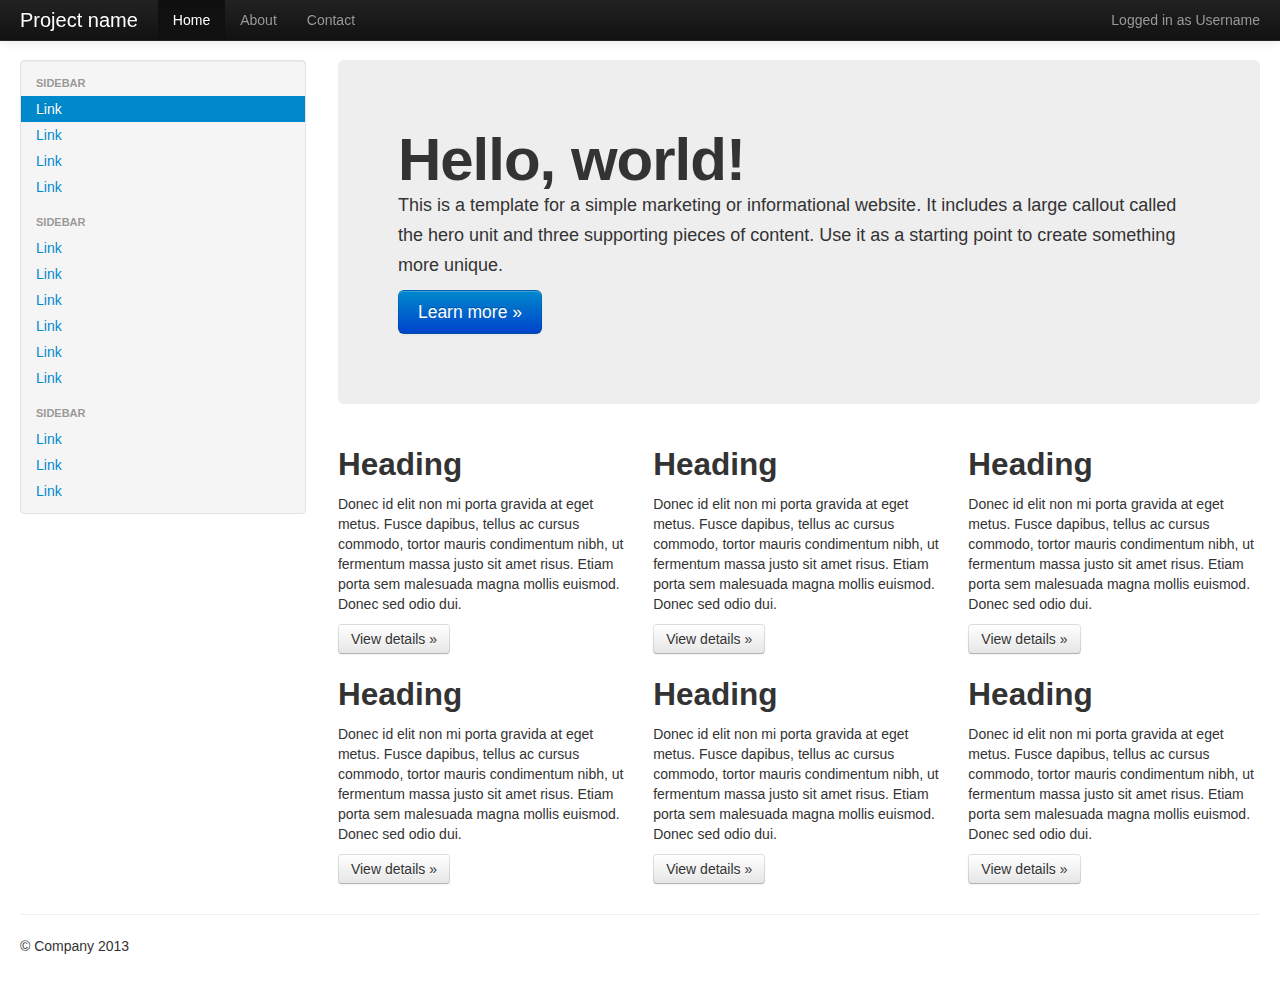
<file: swatchmaker/bootstrap/docs/examples/fluid.html>
<!DOCTYPE html>
<html lang="en">
  <head>
    <meta charset="utf-8">
    <title>Bootstrap, from Twitter</title>
    <meta name="viewport" content="width=device-width, initial-scale=1.0">
    <meta name="description" content="">
    <meta name="author" content="">

    <!-- Le styles -->
    <link href="../assets/css/bootstrap.css" rel="stylesheet">
    <style type="text/css">
      body {
        padding-top: 60px;
        padding-bottom: 40px;
      }
      .sidebar-nav {
        padding: 9px 0;
      }

      @media (max-width: 980px) {
        /* Enable use of floated navbar text */
        .navbar-text.pull-right {
          float: none;
          padding-left: 5px;
          padding-right: 5px;
        }
      }
    </style>
    <link href="../assets/css/bootstrap-responsive.css" rel="stylesheet">

    <!-- HTML5 shim, for IE6-8 support of HTML5 elements -->
    <!--[if lt IE 9]>
      <script src="../assets/js/html5shiv.js"></script>
    <![endif]-->

    <!-- Fav and touch icons -->
    <link rel="apple-touch-icon-precomposed" sizes="144x144" href="../assets/ico/apple-touch-icon-144-precomposed.png">
    <link rel="apple-touch-icon-precomposed" sizes="114x114" href="../assets/ico/apple-touch-icon-114-precomposed.png">
      <link rel="apple-touch-icon-precomposed" sizes="72x72" href="../assets/ico/apple-touch-icon-72-precomposed.png">
                    <link rel="apple-touch-icon-precomposed" href="../assets/ico/apple-touch-icon-57-precomposed.png">
                                   <link rel="shortcut icon" href="../assets/ico/favicon.png">
  </head>

  <body>

    <div class="navbar navbar-inverse navbar-fixed-top">
      <div class="navbar-inner">
        <div class="container-fluid">
          <button type="button" class="btn btn-navbar" data-toggle="collapse" data-target=".nav-collapse">
            <span class="icon-bar"></span>
            <span class="icon-bar"></span>
            <span class="icon-bar"></span>
          </button>
          <a class="brand" href="#">Project name</a>
          <div class="nav-collapse collapse">
            <p class="navbar-text pull-right">
              Logged in as <a href="#" class="navbar-link">Username</a>
            </p>
            <ul class="nav">
              <li class="active"><a href="#">Home</a></li>
              <li><a href="#about">About</a></li>
              <li><a href="#contact">Contact</a></li>
            </ul>
          </div><!--/.nav-collapse -->
        </div>
      </div>
    </div>

    <div class="container-fluid">
      <div class="row-fluid">
        <div class="span3">
          <div class="well sidebar-nav">
            <ul class="nav nav-list">
              <li class="nav-header">Sidebar</li>
              <li class="active"><a href="#">Link</a></li>
              <li><a href="#">Link</a></li>
              <li><a href="#">Link</a></li>
              <li><a href="#">Link</a></li>
              <li class="nav-header">Sidebar</li>
              <li><a href="#">Link</a></li>
              <li><a href="#">Link</a></li>
              <li><a href="#">Link</a></li>
              <li><a href="#">Link</a></li>
              <li><a href="#">Link</a></li>
              <li><a href="#">Link</a></li>
              <li class="nav-header">Sidebar</li>
              <li><a href="#">Link</a></li>
              <li><a href="#">Link</a></li>
              <li><a href="#">Link</a></li>
            </ul>
          </div><!--/.well -->
        </div><!--/span-->
        <div class="span9">
          <div class="hero-unit">
            <h1>Hello, world!</h1>
            <p>This is a template for a simple marketing or informational website. It includes a large callout called the hero unit and three supporting pieces of content. Use it as a starting point to create something more unique.</p>
            <p><a href="#" class="btn btn-primary btn-large">Learn more &raquo;</a></p>
          </div>
          <div class="row-fluid">
            <div class="span4">
              <h2>Heading</h2>
              <p>Donec id elit non mi porta gravida at eget metus. Fusce dapibus, tellus ac cursus commodo, tortor mauris condimentum nibh, ut fermentum massa justo sit amet risus. Etiam porta sem malesuada magna mollis euismod. Donec sed odio dui. </p>
              <p><a class="btn" href="#">View details &raquo;</a></p>
            </div><!--/span-->
            <div class="span4">
              <h2>Heading</h2>
              <p>Donec id elit non mi porta gravida at eget metus. Fusce dapibus, tellus ac cursus commodo, tortor mauris condimentum nibh, ut fermentum massa justo sit amet risus. Etiam porta sem malesuada magna mollis euismod. Donec sed odio dui. </p>
              <p><a class="btn" href="#">View details &raquo;</a></p>
            </div><!--/span-->
            <div class="span4">
              <h2>Heading</h2>
              <p>Donec id elit non mi porta gravida at eget metus. Fusce dapibus, tellus ac cursus commodo, tortor mauris condimentum nibh, ut fermentum massa justo sit amet risus. Etiam porta sem malesuada magna mollis euismod. Donec sed odio dui. </p>
              <p><a class="btn" href="#">View details &raquo;</a></p>
            </div><!--/span-->
          </div><!--/row-->
          <div class="row-fluid">
            <div class="span4">
              <h2>Heading</h2>
              <p>Donec id elit non mi porta gravida at eget metus. Fusce dapibus, tellus ac cursus commodo, tortor mauris condimentum nibh, ut fermentum massa justo sit amet risus. Etiam porta sem malesuada magna mollis euismod. Donec sed odio dui. </p>
              <p><a class="btn" href="#">View details &raquo;</a></p>
            </div><!--/span-->
            <div class="span4">
              <h2>Heading</h2>
              <p>Donec id elit non mi porta gravida at eget metus. Fusce dapibus, tellus ac cursus commodo, tortor mauris condimentum nibh, ut fermentum massa justo sit amet risus. Etiam porta sem malesuada magna mollis euismod. Donec sed odio dui. </p>
              <p><a class="btn" href="#">View details &raquo;</a></p>
            </div><!--/span-->
            <div class="span4">
              <h2>Heading</h2>
              <p>Donec id elit non mi porta gravida at eget metus. Fusce dapibus, tellus ac cursus commodo, tortor mauris condimentum nibh, ut fermentum massa justo sit amet risus. Etiam porta sem malesuada magna mollis euismod. Donec sed odio dui. </p>
              <p><a class="btn" href="#">View details &raquo;</a></p>
            </div><!--/span-->
          </div><!--/row-->
        </div><!--/span-->
      </div><!--/row-->

      <hr>

      <footer>
        <p>&copy; Company 2013</p>
      </footer>

    </div><!--/.fluid-container-->

    <!-- Le javascript
    ================================================== -->
    <!-- Placed at the end of the document so the pages load faster -->
    <script src="../assets/js/jquery.js"></script>
    <script src="../assets/js/bootstrap-transition.js"></script>
    <script src="../assets/js/bootstrap-alert.js"></script>
    <script src="../assets/js/bootstrap-modal.js"></script>
    <script src="../assets/js/bootstrap-dropdown.js"></script>
    <script src="../assets/js/bootstrap-scrollspy.js"></script>
    <script src="../assets/js/bootstrap-tab.js"></script>
    <script src="../assets/js/bootstrap-tooltip.js"></script>
    <script src="../assets/js/bootstrap-popover.js"></script>
    <script src="../assets/js/bootstrap-button.js"></script>
    <script src="../assets/js/bootstrap-collapse.js"></script>
    <script src="../assets/js/bootstrap-carousel.js"></script>
    <script src="../assets/js/bootstrap-typeahead.js"></script>

  </body>
</html>
</file>
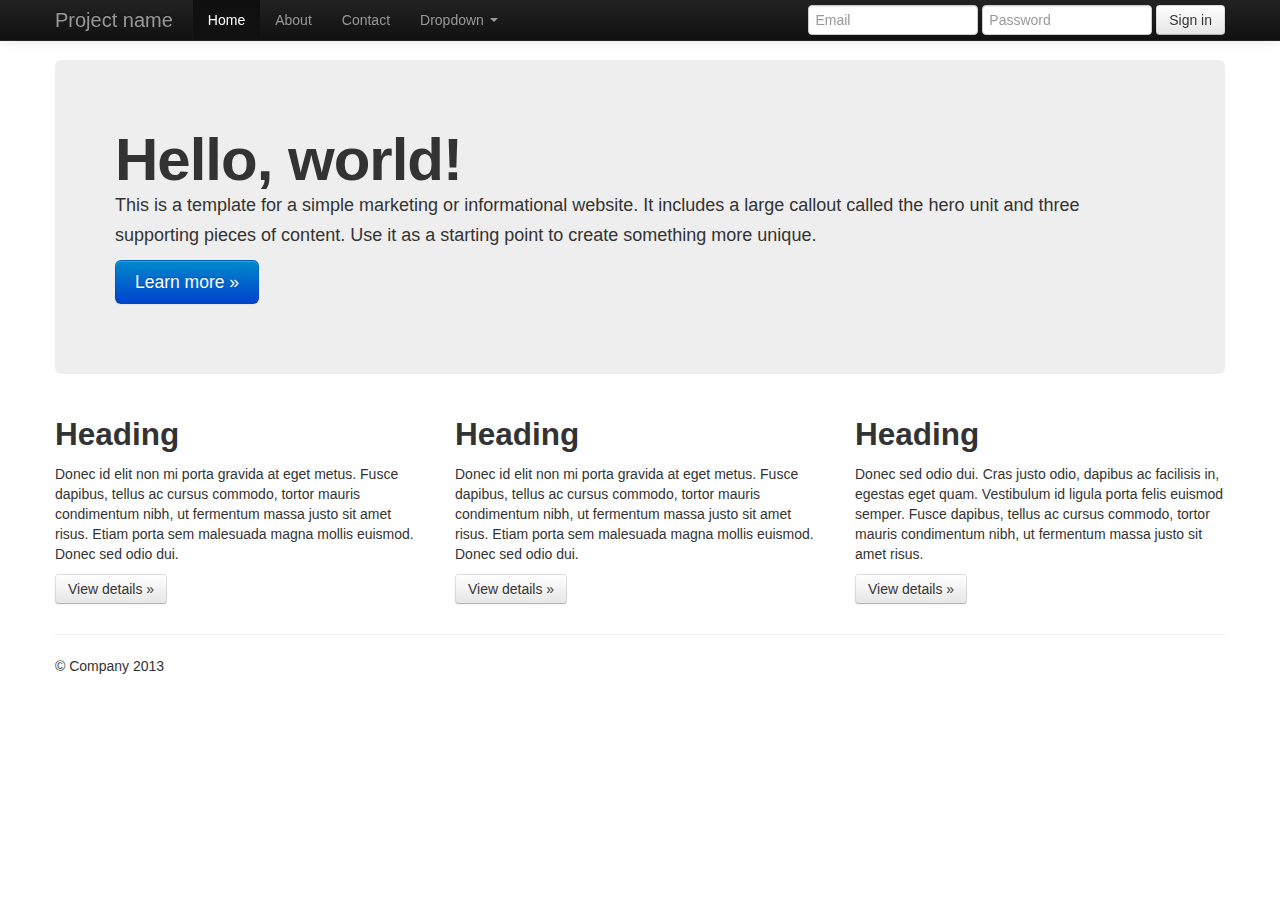
<file: swatchmaker/bootstrap/docs/examples/hero.html>
<!DOCTYPE html>
<html lang="en">
  <head>
    <meta charset="utf-8">
    <title>Bootstrap, from Twitter</title>
    <meta name="viewport" content="width=device-width, initial-scale=1.0">
    <meta name="description" content="">
    <meta name="author" content="">

    <!-- Le styles -->
    <link href="../assets/css/bootstrap.css" rel="stylesheet">
    <style type="text/css">
      body {
        padding-top: 60px;
        padding-bottom: 40px;
      }
    </style>
    <link href="../assets/css/bootstrap-responsive.css" rel="stylesheet">

    <!-- HTML5 shim, for IE6-8 support of HTML5 elements -->
    <!--[if lt IE 9]>
      <script src="../assets/js/html5shiv.js"></script>
    <![endif]-->

    <!-- Fav and touch icons -->
    <link rel="apple-touch-icon-precomposed" sizes="144x144" href="../assets/ico/apple-touch-icon-144-precomposed.png">
    <link rel="apple-touch-icon-precomposed" sizes="114x114" href="../assets/ico/apple-touch-icon-114-precomposed.png">
      <link rel="apple-touch-icon-precomposed" sizes="72x72" href="../assets/ico/apple-touch-icon-72-precomposed.png">
                    <link rel="apple-touch-icon-precomposed" href="../assets/ico/apple-touch-icon-57-precomposed.png">
                                   <link rel="shortcut icon" href="../assets/ico/favicon.png">
  </head>

  <body>

    <div class="navbar navbar-inverse navbar-fixed-top">
      <div class="navbar-inner">
        <div class="container">
          <button type="button" class="btn btn-navbar" data-toggle="collapse" data-target=".nav-collapse">
            <span class="icon-bar"></span>
            <span class="icon-bar"></span>
            <span class="icon-bar"></span>
          </button>
          <a class="brand" href="#">Project name</a>
          <div class="nav-collapse collapse">
            <ul class="nav">
              <li class="active"><a href="#">Home</a></li>
              <li><a href="#about">About</a></li>
              <li><a href="#contact">Contact</a></li>
              <li class="dropdown">
                <a href="#" class="dropdown-toggle" data-toggle="dropdown">Dropdown <b class="caret"></b></a>
                <ul class="dropdown-menu">
                  <li><a href="#">Action</a></li>
                  <li><a href="#">Another action</a></li>
                  <li><a href="#">Something else here</a></li>
                  <li class="divider"></li>
                  <li class="nav-header">Nav header</li>
                  <li><a href="#">Separated link</a></li>
                  <li><a href="#">One more separated link</a></li>
                </ul>
              </li>
            </ul>
            <form class="navbar-form pull-right">
              <input class="span2" type="text" placeholder="Email">
              <input class="span2" type="password" placeholder="Password">
              <button type="submit" class="btn">Sign in</button>
            </form>
          </div><!--/.nav-collapse -->
        </div>
      </div>
    </div>

    <div class="container">

      <!-- Main hero unit for a primary marketing message or call to action -->
      <div class="hero-unit">
        <h1>Hello, world!</h1>
        <p>This is a template for a simple marketing or informational website. It includes a large callout called the hero unit and three supporting pieces of content. Use it as a starting point to create something more unique.</p>
        <p><a href="#" class="btn btn-primary btn-large">Learn more &raquo;</a></p>
      </div>

      <!-- Example row of columns -->
      <div class="row">
        <div class="span4">
          <h2>Heading</h2>
          <p>Donec id elit non mi porta gravida at eget metus. Fusce dapibus, tellus ac cursus commodo, tortor mauris condimentum nibh, ut fermentum massa justo sit amet risus. Etiam porta sem malesuada magna mollis euismod. Donec sed odio dui. </p>
          <p><a class="btn" href="#">View details &raquo;</a></p>
        </div>
        <div class="span4">
          <h2>Heading</h2>
          <p>Donec id elit non mi porta gravida at eget metus. Fusce dapibus, tellus ac cursus commodo, tortor mauris condimentum nibh, ut fermentum massa justo sit amet risus. Etiam porta sem malesuada magna mollis euismod. Donec sed odio dui. </p>
          <p><a class="btn" href="#">View details &raquo;</a></p>
       </div>
        <div class="span4">
          <h2>Heading</h2>
          <p>Donec sed odio dui. Cras justo odio, dapibus ac facilisis in, egestas eget quam. Vestibulum id ligula porta felis euismod semper. Fusce dapibus, tellus ac cursus commodo, tortor mauris condimentum nibh, ut fermentum massa justo sit amet risus.</p>
          <p><a class="btn" href="#">View details &raquo;</a></p>
        </div>
      </div>

      <hr>

      <footer>
        <p>&copy; Company 2013</p>
      </footer>

    </div> <!-- /container -->

    <!-- Le javascript
    ================================================== -->
    <!-- Placed at the end of the document so the pages load faster -->
    <script src="../assets/js/jquery.js"></script>
    <script src="../assets/js/bootstrap-transition.js"></script>
    <script src="../assets/js/bootstrap-alert.js"></script>
    <script src="../assets/js/bootstrap-modal.js"></script>
    <script src="../assets/js/bootstrap-dropdown.js"></script>
    <script src="../assets/js/bootstrap-scrollspy.js"></script>
    <script src="../assets/js/bootstrap-tab.js"></script>
    <script src="../assets/js/bootstrap-tooltip.js"></script>
    <script src="../assets/js/bootstrap-popover.js"></script>
    <script src="../assets/js/bootstrap-button.js"></script>
    <script src="../assets/js/bootstrap-collapse.js"></script>
    <script src="../assets/js/bootstrap-carousel.js"></script>
    <script src="../assets/js/bootstrap-typeahead.js"></script>

  </body>
</html>
</file>
<file: swatchmaker/bootstrap/docs/assets/js/google-code-prettify/prettify.css>
.com { color: #93a1a1; }
.lit { color: #195f91; }
.pun, .opn, .clo { color: #93a1a1; }
.fun { color: #dc322f; }
.str, .atv { color: #D14; }
.kwd, .prettyprint .tag { color: #1e347b; }
.typ, .atn, .dec, .var { color: teal; }
.pln { color: #48484c; }

.prettyprint {
  padding: 8px;
  background-color: #f7f7f9;
  border: 1px solid #e1e1e8;
}
.prettyprint.linenums {
  -webkit-box-shadow: inset 40px 0 0 #fbfbfc, inset 41px 0 0 #ececf0;
     -moz-box-shadow: inset 40px 0 0 #fbfbfc, inset 41px 0 0 #ececf0;
          box-shadow: inset 40px 0 0 #fbfbfc, inset 41px 0 0 #ececf0;
}

/* Specify class=linenums on a pre to get line numbering */
ol.linenums {
  margin: 0 0 0 33px; /* IE indents via margin-left */
}
ol.linenums li {
  padding-left: 12px;
  color: #bebec5;
  line-height: 20px;
  text-shadow: 0 1px 0 #fff;
}
</file>
<file: swatchmaker/test/bootswatch.css>
section {
	margin-top: 60px;
	padding-top: 100px;
}

/* index */

.tooltip-inner {
	max-width: 500px;
}

.hero-unit h1,
.hero-unit p {
	margin-bottom: 15px;
}

#footer {
	margin-bottom: 20px;
}

#footer .links a {
	margin-right: 10px;
}

@media (max-width: 767px) {

	section {
		padding-top: 20px;
	}
}

@media (min-width: 768px) and (max-width: 979px) {

	section {
		padding-top: 20px;
	}
}

/* preview */

.subhead {
	padding-bottom: 0;
	margin-bottom: 9px;
}

.subhead h1 {
	font-size: 54px;
}

.subhead > div:first-child {
	min-height: 200px;
}

@media (min-width: 980px) {

	.preview {
		padding-top: 100px;
	}
}

/* subnav */
 
.subnav {
	margin-bottom: 60px;
	width: 100%;
	height: 36px;
	background-color: #eeeeee; /* Old browsers */
	background-repeat: repeat-x; /* Repeat the gradient */
	background-image: -moz-linear-gradient(top, #f5f5f5 0%, #eeeeee 100%); /* FF3.6+ */
	background-image: -webkit-gradient(linear, left top, left bottom, color-stop(0%,#f5f5f5), color-stop(100%,#eeeeee)); /* Chrome,Safari4+ */
	background-image: -webkit-linear-gradient(top, #f5f5f5 0%,#eeeeee 100%); /* Chrome 10+,Safari 5.1+ */
	background-image: -ms-linear-gradient(top, #f5f5f5 0%,#eeeeee 100%); /* IE10+ */
	background-image: -o-linear-gradient(top, #f5f5f5 0%,#eeeeee 100%); /* Opera 11.10+ */
	filter: progid:DXImageTransform.Microsoft.gradient( startColorstr='#f5f5f5', endColorstr='#eeeeee',GradientType=0 ); /* IE6-9 */
	background-image: linear-gradient(top, #f5f5f5 0%,#eeeeee 100%); /* W3C */
	border: 1px solid #e5e5e5;
	-webkit-border-radius: 4px;
	-moz-border-radius: 4px;
	border-radius: 4px;
}
 
.subnav .nav {
	margin-bottom: 0;
}
 
.subnav .nav > li > a {
	margin: 0;
	padding-top:    11px;
	padding-bottom: 11px;
	border-left: 1px solid #f5f5f5;
	border-right: 1px solid #e5e5e5;
	-webkit-border-radius: 0;
	-moz-border-radius: 0;
	border-radius: 0;
}
 
.subnav .nav > .active > a,
.subnav .nav > .active > a:hover {
	padding-left: 13px;
	color: #777;
	background-color: #e9e9e9;
	border-right-color: #ddd;
	border-left: 0;
	-webkit-box-shadow: inset 0 3px 5px rgba(0,0,0,.05);
	-moz-box-shadow: inset 0 3px 5px rgba(0,0,0,.05);
	box-shadow: inset 0 3px 5px rgba(0,0,0,.05);
}
 
.subnav .nav > .active > a .caret,
.subnav .nav > .active > a:hover .caret {
	border-top-color: #777;
}
 
.subnav .nav > li:first-child > a,
.subnav .nav > li:first-child > a:hover {
	border-left: 0;
	padding-left: 12px;
	-webkit-border-radius: 4px 0 0 4px;
	-moz-border-radius: 4px 0 0 4px;
	border-radius: 4px 0 0 4px;
}
 
.subnav .nav > li:last-child > a {
	border-right: 0;
}
 
.subnav .dropdown-menu {
	-webkit-border-radius: 0 0 4px 4px;
	-moz-border-radius: 0 0 4px 4px;
	border-radius: 0 0 4px 4px;
}
 
@media (max-width: 767px) {
 
	.subnav {
		position: static;
		top: auto;
		z-index: auto;
		width: auto;
		height: auto;
		background: #fff; /* whole background property since we use a background-image for gradient */
		-webkit-box-shadow: none;
		-moz-box-shadow: none;
		box-shadow: none;
	}
 
	.subnav .nav > li {
		float: none;
	}
 
	.subnav .nav > li > a {
		border: 0;
	}
 
	.subnav .nav > li + li > a {
		border-top: 1px solid #e5e5e5;
	}
 
	.subnav .nav > li:first-child > a,
	.subnav .nav > li:first-child > a:hover {
		-webkit-border-radius: 4px 4px 0 0;
		-moz-border-radius: 4px 4px 0 0;
		border-radius: 4px 4px 0 0;
	}
}
 
@media (min-width: 980px) {
  
	.subnav-fixed {
		position: fixed;
		top: 40px;
		left: 0;
		right: 0;
		z-index: 1020; /* 10 less than .navbar-fixed to prevent any overlap */
		border-color: #d5d5d5;
		border-width: 0 0 1px; /* drop the border on the fixed edges */
		-webkit-border-radius: 0;
		-moz-border-radius: 0;
		border-radius: 0;
		-webkit-box-shadow: inset 0 1px 0 #fff, 0 1px 5px rgba(0,0,0,.1);
		-moz-box-shadow: inset 0 1px 0 #fff, 0 1px 5px rgba(0,0,0,.1);
		box-shadow: inset 0 1px 0 #fff, 0 1px 5px rgba(0,0,0,.1);
		filter: progid:DXImageTransform.Microsoft.gradient(enabled=false); /* IE6-9 */
	}
  
	.subnav-fixed .nav {
		width: 938px;
		margin: 0 auto;
		padding: 0 1px;
	}
  
	.subnav .nav > li:first-child > a,
	.subnav .nav > li:first-child > a:hover {
		-webkit-border-radius: 0;
		-moz-border-radius: 0;
		border-radius: 0;
	}
}
 
@media (min-width: 1210px) {
 
	.subnav-fixed .nav {
		width: 1168px; /* 2px less to account for left/right borders being removed when in fixed mode */
	}
}
</file>
<file: css/main.css>
/* ==========================================================================
   Author's custom styles
   ========================================================================== */

/* Bootstrap Custom Theme Styles
===================================================*/

/* Body and structure
-------------------------------------------------- */

/*
 * Remove text-shadow in selection highlight: h5bp.com/i
 * These selection rule sets have to be separate.
 * Customize the background color to match your design.
 */

::-moz-selection {
  text-shadow: none;
  background: #FFBF3F;
}

::selection {
  text-shadow: none;
  background: #FFBF3F;
}

/* A better looking default horizontal rule */

hr {
  display: block;
  height: 1px;
  padding: 0;
  margin: 1em 0;
  border: 0;
  border-top: 1px solid #ccc;
}

/* Allow only vertical resizing of textareas */

textarea {
  resize: vertical;
}

.divider {
  height: 30px;
  background: url(../img/div-pat.png) repeat-x 300px 0 transparent;
  border-top: 10px solid #000;
  border-bottom: 10px solid #000;
}

/* Chrome Frame prompt */

.chromeframe {
  padding: 0.2em 0;
  margin: 0.2em 0;
  color: #000;
  background: #ccc;
}

/* Fixed Menu
-------------------------------------------------- */

#fx-menu-btn {
  position: fixed;
  top: 22px;
  right: 22px;
  z-index: 1040;
  display: block;
  width: 58px;
  height: 58px;
  cursor: pointer;
  -webkit-animation-delay: 2s;
     -moz-animation-delay: 2s;
      -ms-animation-delay: 2s;
       -o-animation-delay: 2s;
}

#fx-menu-nav {
  position: fixed;
  top: 82px;
  right: 22px;
  z-index: 1040;
  margin: 0;
  text-align: right;
  list-style: none;
}

#fx-menu-nav li {
  display: none;
}

#fx-menu-nav li a {
  display: inline-block;
  padding: 6px 11px 7px;
  margin: 7px 0;
  font-size: 18px;
  font-style: italic;
  font-weight: 400;
  color: #fff;
  background: #0E2637;
  border: 3px solid #FFFFFF;
  border-radius: 4px;
  box-shadow: 0 0px 2px 1px rgba(0, 0, 0, 0.3);
}

#fx-menu-nav li a:hover {
  text-decoration: none;
  background: #FE8315;
}

#fx-menu-nav li a:active,
#fx-menu-nav li a:focus {
  outline: none;
}

#fx-menu-nav,
#fx-menu-nav li {
  -webkit-animation-duration: 0.25s;
     -moz-animation-duration: 0.25s;
      -ms-animation-duration: 0.25s;
       -o-animation-duration: 0.25s;
}

/* Navbar
-------------------------------------------------- */

.navbar .navbar-inner {
  min-height: 0;
}

.navbar .container {
  width: 226px;
}

.navbar-static-top .brand {
  padding: 17.5px 0;
}

.navbar-static-top .brand img {
  width: 100%;
}

/* Brand
-------------------------------------------------- */

.brand img {
  -webkit-animation-delay: 0.5s;
     -moz-animation-delay: 0.5s;
      -ms-animation-delay: 0.5s;
       -o-animation-delay: 0.5s;
}

/* Sections
-------------------------------------------------- */

section .container {
  text-align: center;
}

section .section-title {
  margin-bottom: 40px;
  font-size: 74px;
  line-height: 1;
}

section .subsection-title {
  margin-bottom: 30px;
}

section.inverted h1,
section.inverted h2,
section.inverted h3,
section.inverted p {
  color: #FFF;
}

.narrow {
  padding: 0 102px;
}

#intro {
  padding: 200px 0;
}

#intro h1,
#intro p {
  margin-bottom: 30px;
}

#intro .btn-anchor {
  -webkit-animation-delay: 15s;
     -moz-animation-delay: 15s;
      -ms-animation-delay: 15s;
       -o-animation-delay: 15s;
}

#intro .btn-anchor .icon-white.right {
  margin: 5px 0 0 8px;
}

#about #bio {
  padding: 125px 0;
  background-color: #006C81;
}

#about #skills {
  padding: 125px 0;
  background-color: #15859B;
}

#about #skills .two-worlds {
  width: 712px;
  margin-bottom: 40px;
}

#about .img-profile {
  width: 325px;
  margin-bottom: 40px;
}

#portfolio {
  padding: 150px 0;
  background-color: #ffffff;
}

#portfolio .section-title {
  color: #000000;
}

#portfolio p {
  margin-bottom: 40px;
}

#portfolio #more {
  cursor: pointer;
}

#portfolio .well {
  margin: 40px 0 0;
}

#portfolio .well p {
  margin: 0;
}

#portfolio .project {
  position: relative;
  margin-bottom: 60px;
}

#portfolio .project img {
  display: block;
  border: 2px solid #eeeeee;
  border-radius: 10px;
}

#portfolio .project .fa-link {
  position: absolute;
  bottom: 25px;
  left: 25px;
  display: block;
  width: 16px;
  height: 16px;
  padding: 5px 6px 6px 5px;
  font-size: 18px;
  color: #FF9C43;
  background-color: #132537;
  border: 4px solid #FFFFFF;
  border-radius: 50%;
  box-shadow: 0 0 5px rgba(0, 0, 0, 0.5);
}

#portfolio .project p {
  padding: 0 35px;
  margin: 33% 0 0;
  font-size: 18px;
  font-style: normal;
  color: #FFFFFF;
}

#portfolio .project .btn {
  padding: 5px 10px;
  margin-top: 25px;
  font-style: normal;
}

#portfolio .project .overlay {
  position: absolute;
  top: 0;
  right: 0;
  bottom: 0;
  left: 0;
  background-color: rgba(0, 0, 0, 0.8);
  border: 2px solid #eeeeee;
  border-radius: 10px;
  opacity: 0;
  transition: all 0.5s ease;
  -webkit-user-select: none;
   -khtml-user-select: none;
     -moz-user-select: none;
      -ms-user-select: none;
          user-select: none;
  -webkit-touch-callout: none;
}

#portfolio .project .overlay p,
#portfolio .project .overlay .btn {
  display: none;
}

#portfolio .project .overlay.focused {
  opacity: 1;
}

#portfolio .project .overlay.focused p {
  display: block;
}

#portfolio .project .overlay.focused .btn {
  display: inline-block;
}

#contact {
  padding: 150px 0;
  background-color: #FA3113;
}

#contact .btn {
  margin-top: 20px;
}

#contact .social a:focus {
  outline: 0;
}

#contact .social img {
  width: 116px;
  margin: 20px;
}

/* Footer
-------------------------------------------------- */

/* Helper classes
-------------------------------------------------- */

/* Image replacement */

.ir {
  overflow: hidden;
  *text-indent: -9999px;
  background-color: transparent;
  border: 0;
}

.ir:before {
  display: block;
  width: 0;
  height: 150%;
  content: "";
}

/* Hide from both screenreaders and browsers: h5bp.com/u */

.hidden {
  display: none !important;
  visibility: hidden;
}

/* Hide only visually, but have it available for screenreaders: h5bp.com/v */

.visuallyhidden {
  position: absolute;
  width: 1px;
  height: 1px;
  padding: 0;
  margin: -1px;
  overflow: hidden;
  clip: rect(0 0 0 0);
  border: 0;
}

/* Extends the .visuallyhidden class to allow the element to be focusable
   when navigated to via the keyboard: h5bp.com/p */

.visuallyhidden.focusable:active,
.visuallyhidden.focusable:focus {
  position: static;
  width: auto;
  height: auto;
  margin: 0;
  overflow: visible;
  clip: auto;
}

/* Hide visually and from screenreaders, but maintain layout */

.invisible {
  visibility: hidden;
}

/* Clearfix: contain floats */

.clearfix:before,
.clearfix:after {
  display: table;
  content: " ";
}

.clearfix:after {
  clear: both;
}

/* For IE 6/7 only
   Include this rule to trigger hasLayout and contain floats. */

.clearfix {
  *zoom: 1;
}

.flt-lt-top {
  float: left;
  margin: 8px 20px 20px 0;
}

.flt-lt-mdl {
  float: left;
  margin: 20px 20px 20px 0;
}

.flt-lt-btm {
  float: left;
  margin: 20px 20px 8px 0;
}

.flt-rt-top {
  float: right;
  margin: 8px 0 20px 20px;
}

.flt-rt-mdl {
  float: right;
  margin: 20px 0 20px 20px;
}

.flt-rt-btm {
  float: right;
  margin: 20px 0 8px 20px;
}

/* Responsive
-------------------------------------------------- */

/* Desktop large
------------------------- */

@media (min-width: 1200px) {
  
}

/* Desktop
------------------------- */

@media (max-width: 979px) {
  body {
    padding-top: 0;
  }
  .navbar-static-top {
    margin-bottom: 0;
  }
  .navbar-static-top .navbar-inner {
    padding: 0;
  }
  .navbar-static-top .brand img {
    max-width: 100%;
  }
  #intro,
  #about #bio,
  #about #skills,
  #portfolio,
  #contact {
    padding: 100px 0;
  }
  #intro h1 {
    margin-top: 0;
    margin-bottom: 20px;
    font-size: 43px;
  }
  #portfolio .project .overlay {
    right: -4px;
  }
}

/* Tablet to desktop
------------------------- */

@media (min-width: 768px) and (max-width: 979px) {
  #portfolio .padder {
    padding-right: 20px;
    padding-left: 20px;
  }
}

/* Tablet
------------------------- */

@media (max-width: 767px) {
  img {
    max-width: 99%;
  }
  body {
    padding: 0;
  }
  .navbar-fixed-top,
  .navbar-fixed-bottom,
  .navbar-static-top {
    margin-right: 0;
    margin-left: 0;
  }
  #portfolio .project .overlay {
    right: 0;
  }
  #portfolio,
  #contact {
    padding-right: 20px;
    padding-left: 20px;
  }
  #contact .social img {
    width: 96px;
    margin: 15px;
  }
}

/* Big Landscape phones
------------------------- */

@media (max-width: 640px) {
  section {
    overflow: hidden;
  }
  .narrow {
    padding: 0 75px;
  }
  #intro,
  #about #bio,
  #about #skills,
  #portfolio,
  #contact {
    padding-top: 50px;
    padding-bottom: 50px;
  }
  #portfolio .project p {
    margin: 30% 0 0;
  }
  #contact .social img {
    width: 76px;
    margin: 15px 12px;
  }
}

/* Landscape phones
------------------------- */

@media (max-width: 480px) {
  p {
    font-size: 18px;
    line-height: 24px;
  }
  #fx-menu-btn {
    top: 16px;
    right: 16px;
    width: 47px;
    height: 47px;
  }
  #fx-menu-nav {
    top: 67px;
    right: 20px;
  }
  .narrow {
    padding: 0 35px;
  }
  .navbar .container {
    width: 182px;
  }
  .navbar-static-top .brand {
    padding: 12.5px 0 10.5px;
  }
  #intro {
    padding-top: 35px;
    padding-bottom: 45px;
  }
  #intro h1 {
    margin-bottom: 15px;
    font-size: 41px;
  }
  #intro p {
    margin-bottom: 20px;
  }
  #portfolio .project p {
    margin: 24% 0 0;
  }
  #contact .social img {
    width: 60px;
    margin: 15px 8px;
  }
}

/* Big Portrait phones
------------------------- */

@media (max-width: 360px) {
  .lead {
    font-size: 24px;
    line-height: 30px;
  }
  .narrow {
    padding: 0 30px;
  }
  section .section-title {
    font-size: 70px;
  }
  section .subsection-title {
    font-size: 44px;
  }
  #portfolio .project img {
    margin-bottom: 40px;
    border-radius: 6px;
  }
  #portfolio .project .fa-link {
    bottom: 15px;
    left: 15px;
  }
  #portfolio .project p {
    margin: 21% 0 0;
    font-size: 16px;
  }
  #contact .social img {
    width: 50px;
    margin: 15px 6px;
  }
}

/* Portrait phones
------------------------- */

@media (max-width: 320px) {
  #fx-menu-btn {
    top: 9px;
    right: 9px;
  }
  #fx-menu-nav {
    top: 59px;
    right: 13px;
  }
  .lead {
    font-size: 22px;
    line-height: 28px;
  }
  .narrow {
    padding: 0 20px;
  }
  .navbar .container {
    width: 152px;
  }
  .navbar-static-top .brand {
    padding: 10.5px 0 8.5px;
  }
  #intro {
    padding-top: 25px;
    padding-bottom: 35px;
  }
  #intro p {
    margin-bottom: 20px;
  }
}
</file>
<file: swatchmaker/bootstrap/docs/assets/css/docs.css>
/* Add additional stylesheets below
-------------------------------------------------- */
/*
  Bootstrap's documentation styles
  Special styles for presenting Bootstrap's documentation and examples
*/



/* Body and structure
-------------------------------------------------- */

body {
  position: relative;
  padding-top: 40px;
}

/* Code in headings */
h3 code {
  font-size: 14px;
  font-weight: normal;
}



/* Tweak navbar brand link to be super sleek
-------------------------------------------------- */

body > .navbar {
  font-size: 13px;
}

/* Change the docs' brand */
body > .navbar .brand {
  padding-right: 0;
  padding-left: 0;
  margin-left: 20px;
  float: right;
  font-weight: bold;
  color: #000;
  text-shadow: 0 1px 0 rgba(255,255,255,.1), 0 0 30px rgba(255,255,255,.125);
  -webkit-transition: all .2s linear;
     -moz-transition: all .2s linear;
          transition: all .2s linear;
}
body > .navbar .brand:hover {
  text-decoration: none;
  text-shadow: 0 1px 0 rgba(255,255,255,.1), 0 0 30px rgba(255,255,255,.4);
}


/* Sections
-------------------------------------------------- */

/* padding for in-page bookmarks and fixed navbar */
section {
  padding-top: 30px;
}
section > .page-header,
section > .lead {
  color: #5a5a5a;
}
section > ul li {
  margin-bottom: 5px;
}

/* Separators (hr) */
.bs-docs-separator {
  margin: 40px 0 39px;
}

/* Faded out hr */
hr.soften {
  height: 1px;
  margin: 70px 0;
  background-image: -webkit-linear-gradient(left, rgba(0,0,0,0), rgba(0,0,0,.1), rgba(0,0,0,0));
  background-image:    -moz-linear-gradient(left, rgba(0,0,0,0), rgba(0,0,0,.1), rgba(0,0,0,0));
  background-image:     -ms-linear-gradient(left, rgba(0,0,0,0), rgba(0,0,0,.1), rgba(0,0,0,0));
  background-image:      -o-linear-gradient(left, rgba(0,0,0,0), rgba(0,0,0,.1), rgba(0,0,0,0));
  border: 0;
}



/* Jumbotrons
-------------------------------------------------- */

/* Base class
------------------------- */
.jumbotron {
  position: relative;
  padding: 40px 0;
  color: #fff;
  text-align: center;
  text-shadow: 0 1px 3px rgba(0,0,0,.4), 0 0 30px rgba(0,0,0,.075);
  background: #020031; /* Old browsers */
  background: -moz-linear-gradient(45deg,  #020031 0%, #6d3353 100%); /* FF3.6+ */
  background: -webkit-gradient(linear, left bottom, right top, color-stop(0%,#020031), color-stop(100%,#6d3353)); /* Chrome,Safari4+ */
  background: -webkit-linear-gradient(45deg,  #020031 0%,#6d3353 100%); /* Chrome10+,Safari5.1+ */
  background: -o-linear-gradient(45deg,  #020031 0%,#6d3353 100%); /* Opera 11.10+ */
  background: -ms-linear-gradient(45deg,  #020031 0%,#6d3353 100%); /* IE10+ */
  background: linear-gradient(45deg,  #020031 0%,#6d3353 100%); /* W3C */
  filter: progid:DXImageTransform.Microsoft.gradient( startColorstr='#020031', endColorstr='#6d3353',GradientType=1 ); /* IE6-9 fallback on horizontal gradient */
  -webkit-box-shadow: inset 0 3px 7px rgba(0,0,0,.2), inset 0 -3px 7px rgba(0,0,0,.2);
     -moz-box-shadow: inset 0 3px 7px rgba(0,0,0,.2), inset 0 -3px 7px rgba(0,0,0,.2);
          box-shadow: inset 0 3px 7px rgba(0,0,0,.2), inset 0 -3px 7px rgba(0,0,0,.2);
}
.jumbotron h1 {
  font-size: 80px;
  font-weight: bold;
  letter-spacing: -1px;
  line-height: 1;
}
.jumbotron p {
  font-size: 24px;
  font-weight: 300;
  line-height: 1.25;
  margin-bottom: 30px;
}

/* Link styles (used on .masthead-links as well) */
.jumbotron a {
  color: #fff;
  color: rgba(255,255,255,.5);
  -webkit-transition: all .2s ease-in-out;
     -moz-transition: all .2s ease-in-out;
          transition: all .2s ease-in-out;
}
.jumbotron a:hover {
  color: #fff;
  text-shadow: 0 0 10px rgba(255,255,255,.25);
}

/* Download button */
.masthead .btn {
  padding: 19px 24px;
  font-size: 24px;
  font-weight: 200;
  color: #fff; /* redeclare to override the `.jumbotron a` */
  border: 0;
  -webkit-border-radius: 6px;
     -moz-border-radius: 6px;
          border-radius: 6px;
  -webkit-box-shadow: inset 0 1px 0 rgba(255,255,255,.1), 0 1px 5px rgba(0,0,0,.25);
     -moz-box-shadow: inset 0 1px 0 rgba(255,255,255,.1), 0 1px 5px rgba(0,0,0,.25);
          box-shadow: inset 0 1px 0 rgba(255,255,255,.1), 0 1px 5px rgba(0,0,0,.25);
  -webkit-transition: none;
     -moz-transition: none;
          transition: none;
}
.masthead .btn:hover {
  -webkit-box-shadow: inset 0 1px 0 rgba(255,255,255,.1), 0 1px 5px rgba(0,0,0,.25);
     -moz-box-shadow: inset 0 1px 0 rgba(255,255,255,.1), 0 1px 5px rgba(0,0,0,.25);
          box-shadow: inset 0 1px 0 rgba(255,255,255,.1), 0 1px 5px rgba(0,0,0,.25);
}
.masthead .btn:active {
  -webkit-box-shadow: inset 0 2px 4px rgba(0,0,0,.1), 0 1px 0 rgba(255,255,255,.1);
     -moz-box-shadow: inset 0 2px 4px rgba(0,0,0,.1), 0 1px 0 rgba(255,255,255,.1);
          box-shadow: inset 0 2px 4px rgba(0,0,0,.1), 0 1px 0 rgba(255,255,255,.1);
}


/* Pattern overlay
------------------------- */
.jumbotron .container {
  position: relative;
  z-index: 2;
}
.jumbotron:after {
  content: '';
  display: block;
  position: absolute;
  top: 0;
  right: 0;
  bottom: 0;
  left: 0;
  background: url(../img/bs-docs-masthead-pattern.png) repeat center center;
  opacity: .4;
}
@media
only screen and (-webkit-min-device-pixel-ratio: 2),
only screen and (   min--moz-device-pixel-ratio: 2),
only screen and (     -o-min-device-pixel-ratio: 2/1) {

  .jumbotron:after {
    background-size: 150px 150px;
  }

}

/* Masthead (docs home)
------------------------- */
.masthead {
  padding: 70px 0 80px;
  margin-bottom: 0;
  color: #fff;
}
.masthead h1 {
  font-size: 120px;
  line-height: 1;
  letter-spacing: -2px;
}
.masthead p {
  font-size: 40px;
  font-weight: 200;
  line-height: 1.25;
}

/* Textual links in masthead */
.masthead-links {
  margin: 0;
  list-style: none;
}
.masthead-links li {
  display: inline;
  padding: 0 10px;
  color: rgba(255,255,255,.25);
}

/* Social proof buttons from GitHub & Twitter */
.bs-docs-social {
  padding: 15px 0;
  text-align: center;
  background-color: #f5f5f5;
  border-top: 1px solid #fff;
  border-bottom: 1px solid #ddd;
}

/* Quick links on Home */
.bs-docs-social-buttons {
  margin-left: 0;
  margin-bottom: 0;
  padding-left: 0;
  list-style: none;
}
.bs-docs-social-buttons li {
  display: inline-block;
  padding: 5px 8px;
  line-height: 1;
  *display: inline;
  *zoom: 1;
}

/* Subhead (other pages)
------------------------- */
.subhead {
  text-align: left;
  border-bottom: 1px solid #ddd;
}
.subhead h1 {
  font-size: 60px;
}
.subhead p {
  margin-bottom: 20px;
}
.subhead .navbar {
  display: none;
}



/* Marketing section of Overview
-------------------------------------------------- */

.marketing {
  text-align: center;
  color: #5a5a5a;
}
.marketing h1 {
  margin: 60px 0 10px;
  font-size: 60px;
  font-weight: 200;
  line-height: 1;
  letter-spacing: -1px;
}
.marketing h2 {
  font-weight: 200;
  margin-bottom: 5px;
}
.marketing p {
  font-size: 16px;
  line-height: 1.5;
}
.marketing .marketing-byline {
  margin-bottom: 40px;
  font-size: 20px;
  font-weight: 300;
  line-height: 1.25;
  color: #999;
}
.marketing-img {
  display: block;
  margin: 0 auto 30px;
  max-height: 145px;
}



/* Footer
-------------------------------------------------- */

.footer {
  text-align: center;
  padding: 30px 0;
  margin-top: 70px;
  border-top: 1px solid #e5e5e5;
  background-color: #f5f5f5;
}
.footer p {
  margin-bottom: 0;
  color: #777;
}
.footer-links {
  margin: 10px 0;
}
.footer-links li {
  display: inline;
  padding: 0 2px;
}
.footer-links li:first-child {
  padding-left: 0;
}



/* Special grid styles
-------------------------------------------------- */

.show-grid {
  margin-top: 10px;
  margin-bottom: 20px;
}
.show-grid [class*="span"] {
  background-color: #eee;
  text-align: center;
  -webkit-border-radius: 3px;
     -moz-border-radius: 3px;
          border-radius: 3px;
  min-height: 40px;
  line-height: 40px;
}
.show-grid [class*="span"]:hover {
  background-color: #ddd;
}
.show-grid .show-grid {
  margin-top: 0;
  margin-bottom: 0;
}
.show-grid .show-grid [class*="span"] {
  margin-top: 5px;
}
.show-grid [class*="span"] [class*="span"] {
  background-color: #ccc;
}
.show-grid [class*="span"] [class*="span"] [class*="span"] {
  background-color: #999;
}



/* Mini layout previews
-------------------------------------------------- */
.mini-layout {
  border: 1px solid #ddd;
  -webkit-border-radius: 6px;
     -moz-border-radius: 6px;
          border-radius: 6px;
  -webkit-box-shadow: 0 1px 2px rgba(0,0,0,.075);
     -moz-box-shadow: 0 1px 2px rgba(0,0,0,.075);
          box-shadow: 0 1px 2px rgba(0,0,0,.075);
}
.mini-layout,
.mini-layout .mini-layout-body,
.mini-layout.fluid .mini-layout-sidebar {
  height: 300px;
}
.mini-layout {
  margin-bottom: 20px;
  padding: 9px;
}
.mini-layout div {
  -webkit-border-radius: 3px;
     -moz-border-radius: 3px;
          border-radius: 3px;
}
.mini-layout .mini-layout-body {
  background-color: #dceaf4;
  margin: 0 auto;
  width: 70%;
}
.mini-layout.fluid .mini-layout-sidebar,
.mini-layout.fluid .mini-layout-header,
.mini-layout.fluid .mini-layout-body {
  float: left;
}
.mini-layout.fluid .mini-layout-sidebar {
  background-color: #bbd8e9;
  width: 20%;
}
.mini-layout.fluid .mini-layout-body {
  width: 77.5%;
  margin-left: 2.5%;
}



/* Download page
-------------------------------------------------- */

.download .page-header {
  margin-top: 36px;
}
.page-header .toggle-all {
  margin-top: 5px;
}

/* Space out h3s when following a section */
.download h3 {
  margin-bottom: 5px;
}
.download-builder input + h3,
.download-builder .checkbox + h3 {
  margin-top: 9px;
}

/* Fields for variables */
.download-builder input[type=text] {
  margin-bottom: 9px;
  font-family: Menlo, Monaco, "Courier New", monospace;
  font-size: 12px;
  color: #d14;
}
.download-builder input[type=text]:focus {
  background-color: #fff;
}

/* Custom, larger checkbox labels */
.download .checkbox {
  padding: 6px 10px 6px 25px;
  font-size: 13px;
  line-height: 18px;
  color: #555;
  background-color: #f9f9f9;
  -webkit-border-radius: 3px;
     -moz-border-radius: 3px;
          border-radius: 3px;
  cursor: pointer;
}
.download .checkbox:hover {
  color: #333;
  background-color: #f5f5f5;
}
.download .checkbox small {
  font-size: 12px;
  color: #777;
}

/* Variables section */
#variables label {
  margin-bottom: 0;
}

/* Giant download button */
.download-btn {
  margin: 36px 0 108px;
}
#download p,
#download h4 {
  max-width: 50%;
  margin: 0 auto;
  color: #999;
  text-align: center;
}
#download h4 {
  margin-bottom: 0;
}
#download p {
  margin-bottom: 18px;
}
.download-btn .btn {
  display: block;
  width: auto;
  padding: 19px 24px;
  margin-bottom: 27px;
  font-size: 30px;
  line-height: 1;
  text-align: center;
  -webkit-border-radius: 6px;
     -moz-border-radius: 6px;
          border-radius: 6px;
}



/* Misc
-------------------------------------------------- */

/* Make tables spaced out a bit more */
h2 + table,
h3 + table,
h4 + table,
h2 + .row {
  margin-top: 5px;
}

/* Example sites showcase */
.example-sites {
  xmargin-left: 20px;
}
.example-sites img {
  max-width: 100%;
  margin: 0 auto;
}

.scrollspy-example {
  height: 200px;
  overflow: auto;
  position: relative;
}


/* Fake the :focus state to demo it */
.focused {
  border-color: rgba(82,168,236,.8);
  -webkit-box-shadow: inset 0 1px 3px rgba(0,0,0,.1), 0 0 8px rgba(82,168,236,.6);
     -moz-box-shadow: inset 0 1px 3px rgba(0,0,0,.1), 0 0 8px rgba(82,168,236,.6);
          box-shadow: inset 0 1px 3px rgba(0,0,0,.1), 0 0 8px rgba(82,168,236,.6);
  outline: 0;
}

/* For input sizes, make them display block */
.docs-input-sizes select,
.docs-input-sizes input[type=text] {
  display: block;
  margin-bottom: 9px;
}

/* Icons
------------------------- */
.the-icons {
  margin-left: 0;
  list-style: none;
}
.the-icons li {
  float: left;
  width: 25%;
  line-height: 25px;
}
.the-icons i:hover {
  background-color: rgba(255,0,0,.25);
}

/* Example page
------------------------- */
.bootstrap-examples h4 {
  margin: 10px 0 5px;
}
.bootstrap-examples p {
  font-size: 13px;
  line-height: 18px;
}
.bootstrap-examples .thumbnail {
  margin-bottom: 9px;
  background-color: #fff;
}



/* Bootstrap code examples
-------------------------------------------------- */

/* Base class */
.bs-docs-example {
  position: relative;
  margin: 15px 0;
  padding: 39px 19px 14px;
  *padding-top: 19px;
  background-color: #fff;
  border: 1px solid #ddd;
  -webkit-border-radius: 4px;
     -moz-border-radius: 4px;
          border-radius: 4px;
}

/* Echo out a label for the example */
.bs-docs-example:after {
  content: "Example";
  position: absolute;
  top: -1px;
  left: -1px;
  padding: 3px 7px;
  font-size: 12px;
  font-weight: bold;
  background-color: #f5f5f5;
  border: 1px solid #ddd;
  color: #9da0a4;
  -webkit-border-radius: 4px 0 4px 0;
     -moz-border-radius: 4px 0 4px 0;
          border-radius: 4px 0 4px 0;
}

/* Remove spacing between an example and it's code */
.bs-docs-example + .prettyprint {
  margin-top: -20px;
  padding-top: 15px;
}

/* Tweak examples
------------------------- */
.bs-docs-example > p:last-child {
  margin-bottom: 0;
}
.bs-docs-example .table,
.bs-docs-example .progress,
.bs-docs-example .well,
.bs-docs-example .alert,
.bs-docs-example .hero-unit,
.bs-docs-example .pagination,
.bs-docs-example .navbar,
.bs-docs-example > .nav,
.bs-docs-example blockquote {
  margin-bottom: 5px;
}
.bs-docs-example .pagination {
  margin-top: 0;
}
.bs-navbar-top-example,
.bs-navbar-bottom-example {
  z-index: 1;
  padding: 0;
  height: 90px;
  overflow: hidden; /* cut the drop shadows off */
}
.bs-navbar-top-example .navbar-fixed-top,
.bs-navbar-bottom-example .navbar-fixed-bottom {
  margin-left: 0;
  margin-right: 0;
}
.bs-navbar-top-example {
  -webkit-border-radius: 0 0 4px 4px;
     -moz-border-radius: 0 0 4px 4px;
          border-radius: 0 0 4px 4px;
}
.bs-navbar-top-example:after {
  top: auto;
  bottom: -1px;
  -webkit-border-radius: 0 4px 0 4px;
     -moz-border-radius: 0 4px 0 4px;
          border-radius: 0 4px 0 4px;
}
.bs-navbar-bottom-example {
  -webkit-border-radius: 4px 4px 0 0;
     -moz-border-radius: 4px 4px 0 0;
          border-radius: 4px 4px 0 0;
}
.bs-navbar-bottom-example .navbar {
  margin-bottom: 0;
}
form.bs-docs-example {
  padding-bottom: 19px;
}

/* Images */
.bs-docs-example-images img {
  margin: 10px;
  display: inline-block;
}

/* Tooltips */
.bs-docs-tooltip-examples {
  text-align: center;
  margin: 0 0 10px;
  list-style: none;
}
.bs-docs-tooltip-examples li {
  display: inline;
  padding: 0 10px;
}

/* Popovers */
.bs-docs-example-popover {
  padding-bottom: 24px;
  background-color: #f9f9f9;
}
.bs-docs-example-popover .popover {
  position: relative;
  display: block;
  float: left;
  width: 260px;
  margin: 20px;
}

/* Dropdowns */
.bs-docs-example-submenus {
  min-height: 180px;
}
.bs-docs-example-submenus > .pull-left + .pull-left {
  margin-left: 20px;
}
.bs-docs-example-submenus .dropup > .dropdown-menu,
.bs-docs-example-submenus .dropdown > .dropdown-menu {
  display: block;
  position: static;
  margin-bottom: 5px;
  *width: 180px;
}



/* Responsive docs
-------------------------------------------------- */

/* Utility classes table
------------------------- */
.responsive-utilities th small {
  display: block;
  font-weight: normal;
  color: #999;
}
.responsive-utilities tbody th {
  font-weight: normal;
}
.responsive-utilities td {
  text-align: center;
}
.responsive-utilities td.is-visible {
  color: #468847;
  background-color: #dff0d8 !important;
}
.responsive-utilities td.is-hidden {
  color: #ccc;
  background-color: #f9f9f9 !important;
}

/* Responsive tests
------------------------- */
.responsive-utilities-test {
  margin-top: 5px;
  margin-left: 0;
  list-style: none;
  overflow: hidden; /* clear floats */
}
.responsive-utilities-test li {
  position: relative;
  float: left;
  width: 25%;
  height: 43px;
  font-size: 14px;
  font-weight: bold;
  line-height: 43px;
  color: #999;
  text-align: center;
  border: 1px solid #ddd;
  -webkit-border-radius: 4px;
     -moz-border-radius: 4px;
          border-radius: 4px;
}
.responsive-utilities-test li + li {
  margin-left: 10px;
}
.responsive-utilities-test span {
  position: absolute;
  top:    -1px;
  left:   -1px;
  right:  -1px;
  bottom: -1px;
  -webkit-border-radius: 4px;
     -moz-border-radius: 4px;
          border-radius: 4px;
}
.responsive-utilities-test span {
  color: #468847;
  background-color: #dff0d8;
  border: 1px solid #d6e9c6;
}



/* Sidenav for Docs
-------------------------------------------------- */

.bs-docs-sidenav {
  width: 228px;
  margin: 30px 0 0;
  padding: 0;
  background-color: #fff;
  -webkit-border-radius: 6px;
     -moz-border-radius: 6px;
          border-radius: 6px;
  -webkit-box-shadow: 0 1px 4px rgba(0,0,0,.065);
     -moz-box-shadow: 0 1px 4px rgba(0,0,0,.065);
          box-shadow: 0 1px 4px rgba(0,0,0,.065);
}
.bs-docs-sidenav > li > a {
  display: block;
  width: 190px \9;
  margin: 0 0 -1px;
  padding: 8px 14px;
  border: 1px solid #e5e5e5;
}
.bs-docs-sidenav > li:first-child > a {
  -webkit-border-radius: 6px 6px 0 0;
     -moz-border-radius: 6px 6px 0 0;
          border-radius: 6px 6px 0 0;
}
.bs-docs-sidenav > li:last-child > a {
  -webkit-border-radius: 0 0 6px 6px;
     -moz-border-radius: 0 0 6px 6px;
          border-radius: 0 0 6px 6px;
}
.bs-docs-sidenav > .active > a {
  position: relative;
  z-index: 2;
  padding: 9px 15px;
  border: 0;
  text-shadow: 0 1px 0 rgba(0,0,0,.15);
  -webkit-box-shadow: inset 1px 0 0 rgba(0,0,0,.1), inset -1px 0 0 rgba(0,0,0,.1);
     -moz-box-shadow: inset 1px 0 0 rgba(0,0,0,.1), inset -1px 0 0 rgba(0,0,0,.1);
          box-shadow: inset 1px 0 0 rgba(0,0,0,.1), inset -1px 0 0 rgba(0,0,0,.1);
}
/* Chevrons */
.bs-docs-sidenav .icon-chevron-right {
  float: right;
  margin-top: 2px;
  margin-right: -6px;
  opacity: .25;
}
.bs-docs-sidenav > li > a:hover {
  background-color: #f5f5f5;
}
.bs-docs-sidenav a:hover .icon-chevron-right {
  opacity: .5;
}
.bs-docs-sidenav .active .icon-chevron-right,
.bs-docs-sidenav .active a:hover .icon-chevron-right {
  background-image: url(../img/glyphicons-halflings-white.png);
  opacity: 1;
}
.bs-docs-sidenav.affix {
  top: 40px;
}
.bs-docs-sidenav.affix-bottom {
  position: absolute;
  top: auto;
  bottom: 270px;
}




/* Responsive
-------------------------------------------------- */

/* Desktop large
------------------------- */
@media (min-width: 1200px) {
  .bs-docs-container {
    max-width: 970px;
  }
  .bs-docs-sidenav {
    width: 258px;
  }
  .bs-docs-sidenav > li > a {
    width: 230px \9; /* Override the previous IE8-9 hack */
  }
}

/* Desktop
------------------------- */
@media (max-width: 980px) {
  /* Unfloat brand */
  body > .navbar-fixed-top .brand {
    float: left;
    margin-left: 0;
    padding-left: 10px;
    padding-right: 10px;
  }

  /* Inline-block quick links for more spacing */
  .quick-links li {
    display: inline-block;
    margin: 5px;
  }

  /* When affixed, space properly */
  .bs-docs-sidenav {
    top: 0;
    width: 218px;
    margin-top: 30px;
    margin-right: 0;
  }
}

/* Tablet to desktop
------------------------- */
@media (min-width: 768px) and (max-width: 979px) {
  /* Remove any padding from the body */
  body {
    padding-top: 0;
  }
  /* Widen masthead and social buttons to fill body padding */
  .jumbotron {
    margin-top: -20px; /* Offset bottom margin on .navbar */
  }
  /* Adjust sidenav width */
  .bs-docs-sidenav {
    width: 166px;
    margin-top: 20px;
  }
  .bs-docs-sidenav.affix {
    top: 0;
  }
}

/* Tablet
------------------------- */
@media (max-width: 767px) {
  /* Remove any padding from the body */
  body {
    padding-top: 0;
  }

  /* Widen masthead and social buttons to fill body padding */
  .jumbotron {
    padding: 40px 20px;
    margin-top:   -20px; /* Offset bottom margin on .navbar */
    margin-right: -20px;
    margin-left:  -20px;
  }
  .masthead h1 {
    font-size: 90px;
  }
  .masthead p,
  .masthead .btn {
    font-size: 24px;
  }
  .marketing .span4 {
    margin-bottom: 40px;
  }
  .bs-docs-social {
    margin: 0 -20px;
  }

  /* Space out the show-grid examples */
  .show-grid [class*="span"] {
    margin-bottom: 5px;
  }

  /* Sidenav */
  .bs-docs-sidenav {
    width: auto;
    margin-bottom: 20px;
  }
  .bs-docs-sidenav.affix {
    position: static;
    width: auto;
    top: 0;
  }

  /* Unfloat the back to top link in footer */
  .footer {
    margin-left: -20px;
    margin-right: -20px;
    padding-left: 20px;
    padding-right: 20px;
  }
  .footer p {
    margin-bottom: 9px;
  }
}

/* Landscape phones
------------------------- */
@media (max-width: 480px) {
  /* Remove padding above jumbotron */
  body {
    padding-top: 0;
  }

  /* Change up some type stuff */
  h2 small {
    display: block;
  }

  /* Downsize the jumbotrons */
  .jumbotron h1 {
    font-size: 45px;
  }
  .jumbotron p,
  .jumbotron .btn {
    font-size: 18px;
  }
  .jumbotron .btn {
    display: block;
    margin: 0 auto;
  }

  /* center align subhead text like the masthead */
  .subhead h1,
  .subhead p {
    text-align: center;
  }

  /* Marketing on home */
  .marketing h1 {
    font-size: 30px;
  }
  .marketing-byline {
    font-size: 18px;
  }

  /* center example sites */
  .example-sites {
    margin-left: 0;
  }
  .example-sites > li {
    float: none;
    display: block;
    max-width: 280px;
    margin: 0 auto 18px;
    text-align: center;
  }
  .example-sites .thumbnail > img {
    max-width: 270px;
  }

  /* Do our best to make tables work in narrow viewports */
  table code {
    white-space: normal;
    word-wrap: break-word;
    word-break: break-all;
  }

  /* Examples: dropdowns */
  .bs-docs-example-submenus > .pull-left {
    float: none;
    clear: both;
  }
  .bs-docs-example-submenus > .pull-left,
  .bs-docs-example-submenus > .pull-left + .pull-left {
    margin-left: 0;
  }
  .bs-docs-example-submenus p {
    margin-bottom: 0;
  }
  .bs-docs-example-submenus .dropup > .dropdown-menu,
  .bs-docs-example-submenus .dropdown > .dropdown-menu {
    margin-bottom: 10px;
    float: none;
    max-width: 180px;
  }

  /* Examples: modal */
  .modal-example .modal {
    position: relative;
    top: auto;
    right: auto;
    bottom: auto;
    left: auto;
  }

  /* Tighten up footer */
  .footer {
    padding-top: 20px;
    padding-bottom: 20px;
  }
}
</file>
<file: swatchmaker/bootstrap/js/tests/vendor/qunit.css>
/**
 * QUnit - A JavaScript Unit Testing Framework
 *
 * http://docs.jquery.com/QUnit
 *
 * Copyright (c) 2012 John Resig, Jörn Zaefferer
 * Dual licensed under the MIT (MIT-LICENSE.txt)
 * or GPL (GPL-LICENSE.txt) licenses.
 */

/** Font Family and Sizes */

#qunit-tests, #qunit-header, #qunit-banner, #qunit-testrunner-toolbar, #qunit-userAgent, #qunit-testresult {
	font-family: "Helvetica Neue Light", "HelveticaNeue-Light", "Helvetica Neue", Calibri, Helvetica, Arial, sans-serif;
}

#qunit-testrunner-toolbar, #qunit-userAgent, #qunit-testresult, #qunit-tests li { font-size: small; }
#qunit-tests { font-size: smaller; }


/** Resets */

#qunit-tests, #qunit-tests ol, #qunit-header, #qunit-banner, #qunit-userAgent, #qunit-testresult {
	margin: 0;
	padding: 0;
}


/** Header */

#qunit-header {
	padding: 0.5em 0 0.5em 1em;

	color: #8699a4;
	background-color: #0d3349;

	font-size: 1.5em;
	line-height: 1em;
	font-weight: normal;

	border-radius: 15px 15px 0 0;
	-moz-border-radius: 15px 15px 0 0;
	-webkit-border-top-right-radius: 15px;
	-webkit-border-top-left-radius: 15px;
}

#qunit-header a {
	text-decoration: none;
	color: #c2ccd1;
}

#qunit-header a:hover,
#qunit-header a:focus {
	color: #fff;
}

#qunit-banner {
	height: 5px;
}

#qunit-testrunner-toolbar {
	padding: 0.5em 0 0.5em 2em;
	color: #5E740B;
	background-color: #eee;
}

#qunit-userAgent {
	padding: 0.5em 0 0.5em 2.5em;
	background-color: #2b81af;
	color: #fff;
	text-shadow: rgba(0, 0, 0, 0.5) 2px 2px 1px;
}


/** Tests: Pass/Fail */

#qunit-tests {
	list-style-position: inside;
}

#qunit-tests li {
	padding: 0.4em 0.5em 0.4em 2.5em;
	border-bottom: 1px solid #fff;
	list-style-position: inside;
}

#qunit-tests.hidepass li.pass, #qunit-tests.hidepass li.running  {
	display: none;
}

#qunit-tests li strong {
	cursor: pointer;
}

#qunit-tests li a {
	padding: 0.5em;
	color: #c2ccd1;
	text-decoration: none;
}
#qunit-tests li a:hover,
#qunit-tests li a:focus {
	color: #000;
}

#qunit-tests ol {
	margin-top: 0.5em;
	padding: 0.5em;

	background-color: #fff;

	border-radius: 15px;
	-moz-border-radius: 15px;
	-webkit-border-radius: 15px;

	box-shadow: inset 0px 2px 13px #999;
	-moz-box-shadow: inset 0px 2px 13px #999;
	-webkit-box-shadow: inset 0px 2px 13px #999;
}

#qunit-tests table {
	border-collapse: collapse;
	margin-top: .2em;
}

#qunit-tests th {
	text-align: right;
	vertical-align: top;
	padding: 0 .5em 0 0;
}

#qunit-tests td {
	vertical-align: top;
}

#qunit-tests pre {
	margin: 0;
	white-space: pre-wrap;
	word-wrap: break-word;
}

#qunit-tests del {
	background-color: #e0f2be;
	color: #374e0c;
	text-decoration: none;
}

#qunit-tests ins {
	background-color: #ffcaca;
	color: #500;
	text-decoration: none;
}

/*** Test Counts */

#qunit-tests b.counts                       { color: black; }
#qunit-tests b.passed                       { color: #5E740B; }
#qunit-tests b.failed                       { color: #710909; }

#qunit-tests li li {
	margin: 0.5em;
	padding: 0.4em 0.5em 0.4em 0.5em;
	background-color: #fff;
	border-bottom: none;
	list-style-position: inside;
}

/*** Passing Styles */

#qunit-tests li li.pass {
	color: #5E740B;
	background-color: #fff;
	border-left: 26px solid #C6E746;
}

#qunit-tests .pass                          { color: #528CE0; background-color: #D2E0E6; }
#qunit-tests .pass .test-name               { color: #366097; }

#qunit-tests .pass .test-actual,
#qunit-tests .pass .test-expected           { color: #999999; }

#qunit-banner.qunit-pass                    { background-color: #C6E746; }

/*** Failing Styles */

#qunit-tests li li.fail {
	color: #710909;
	background-color: #fff;
	border-left: 26px solid #EE5757;
	white-space: pre;
}

#qunit-tests > li:last-child {
	border-radius: 0 0 15px 15px;
	-moz-border-radius: 0 0 15px 15px;
	-webkit-border-bottom-right-radius: 15px;
	-webkit-border-bottom-left-radius: 15px;
}

#qunit-tests .fail                          { color: #000000; background-color: #EE5757; }
#qunit-tests .fail .test-name,
#qunit-tests .fail .module-name             { color: #000000; }

#qunit-tests .fail .test-actual             { color: #EE5757; }
#qunit-tests .fail .test-expected           { color: green;   }

#qunit-banner.qunit-fail                    { background-color: #EE5757; }


/** Result */

#qunit-testresult {
	padding: 0.5em 0.5em 0.5em 2.5em;

	color: #2b81af;
	background-color: #D2E0E6;

	border-bottom: 1px solid white;
}

/** Fixture */

#qunit-fixture {
	position: absolute;
	top: -10000px;
	left: -10000px;
}

/** Runoff */

#qunit-fixture {
  display:none;
}
</file>
